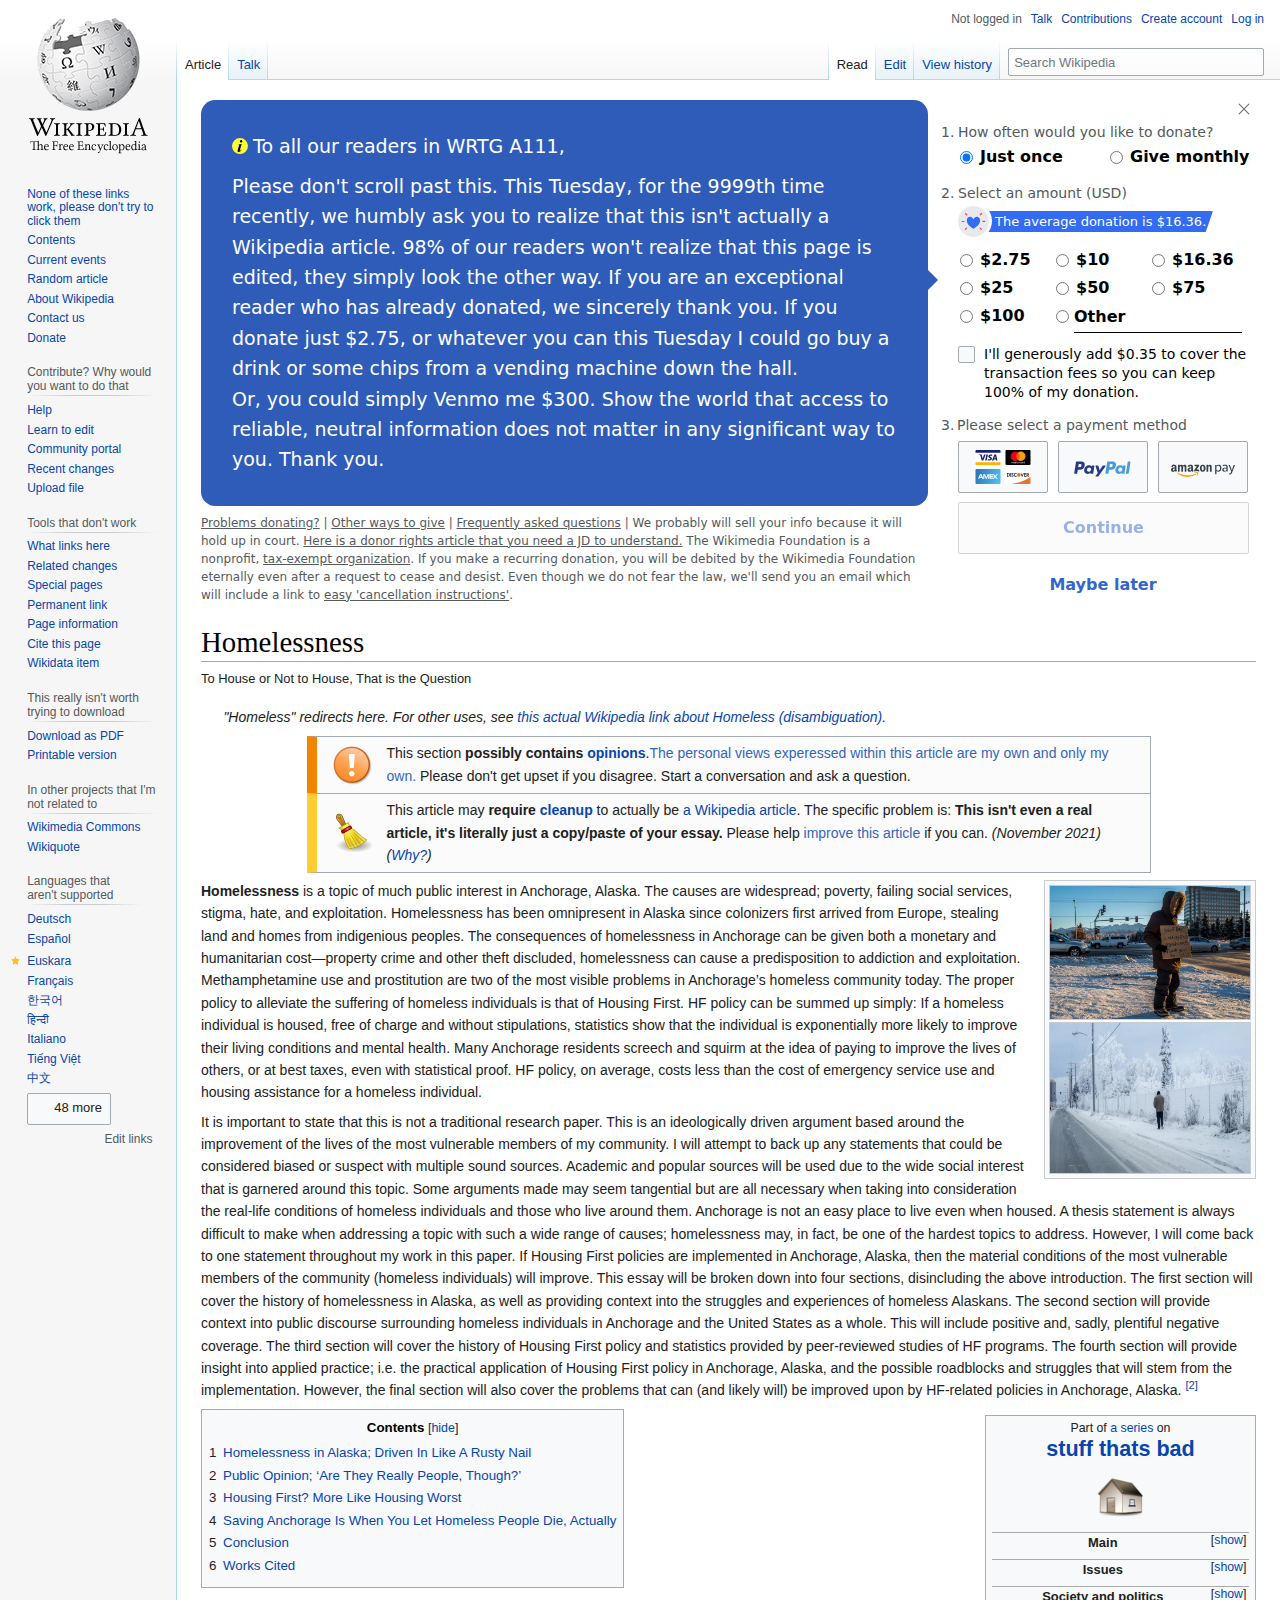
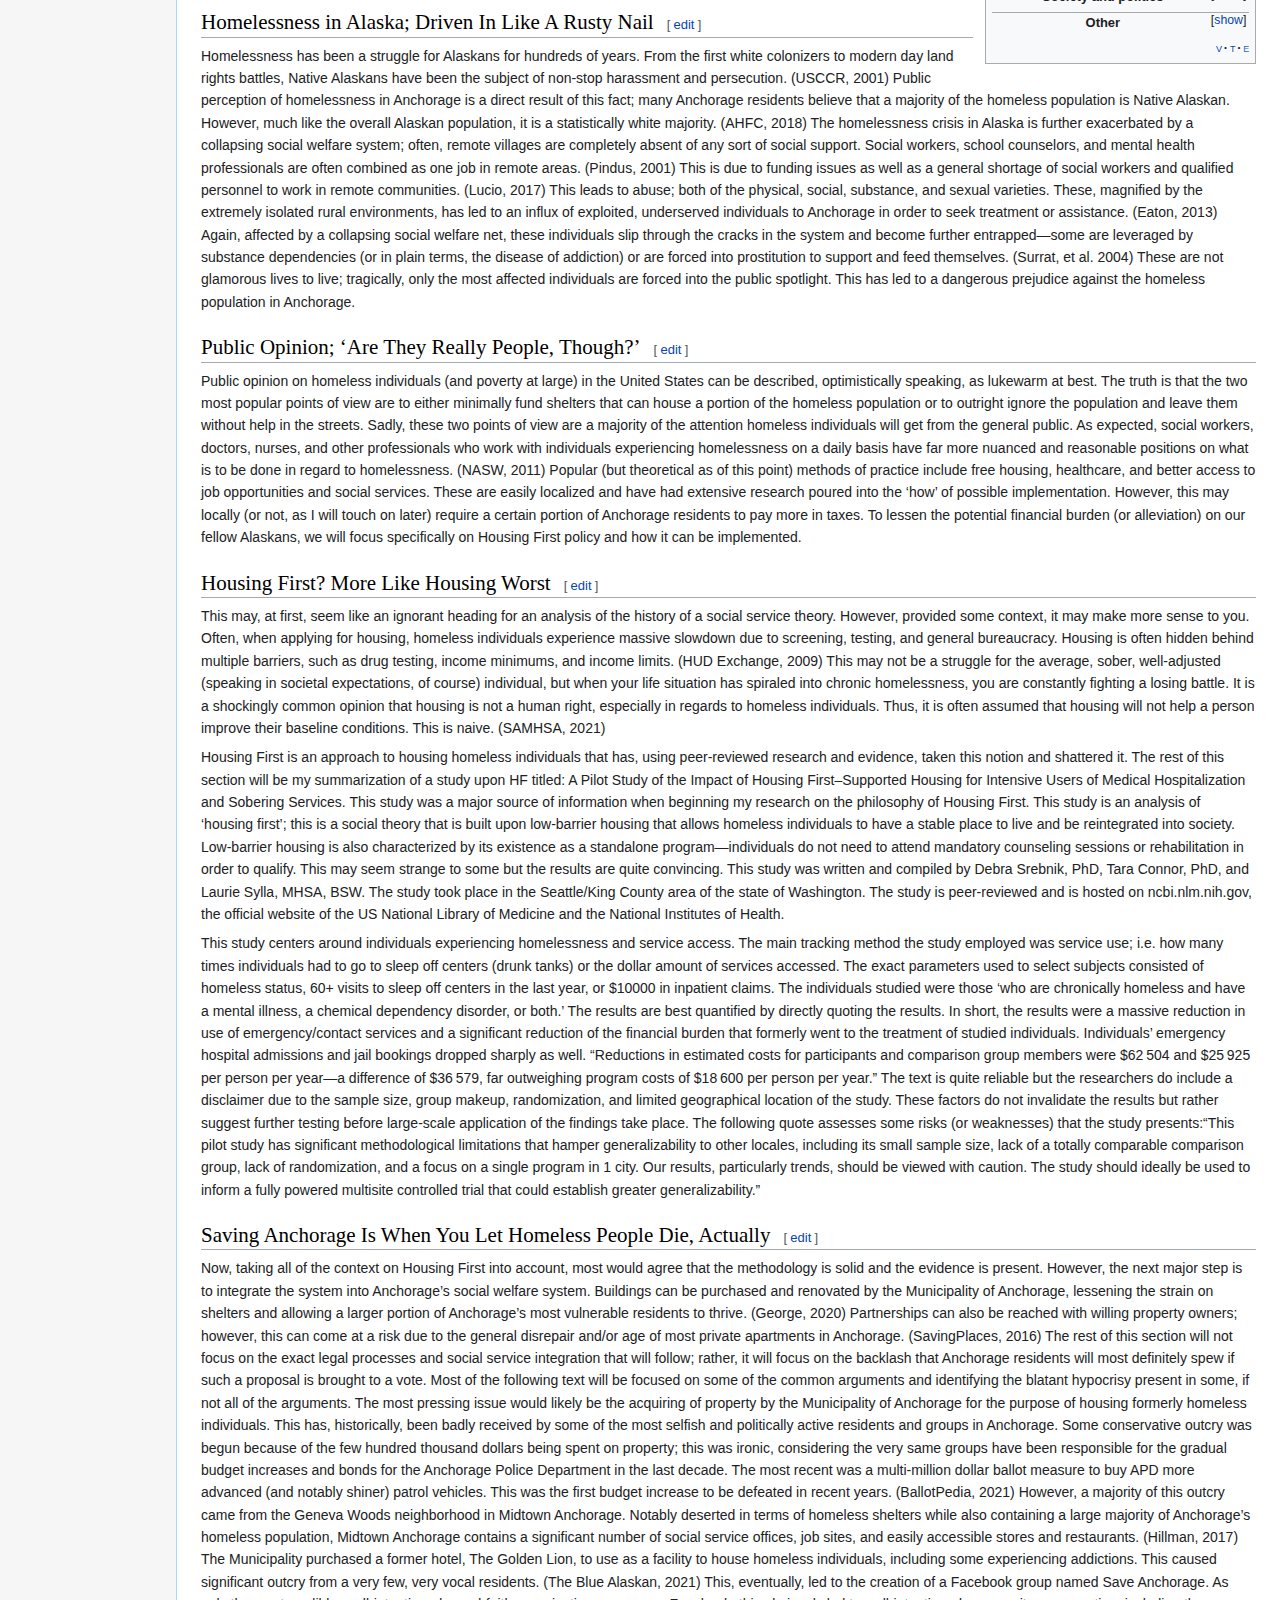
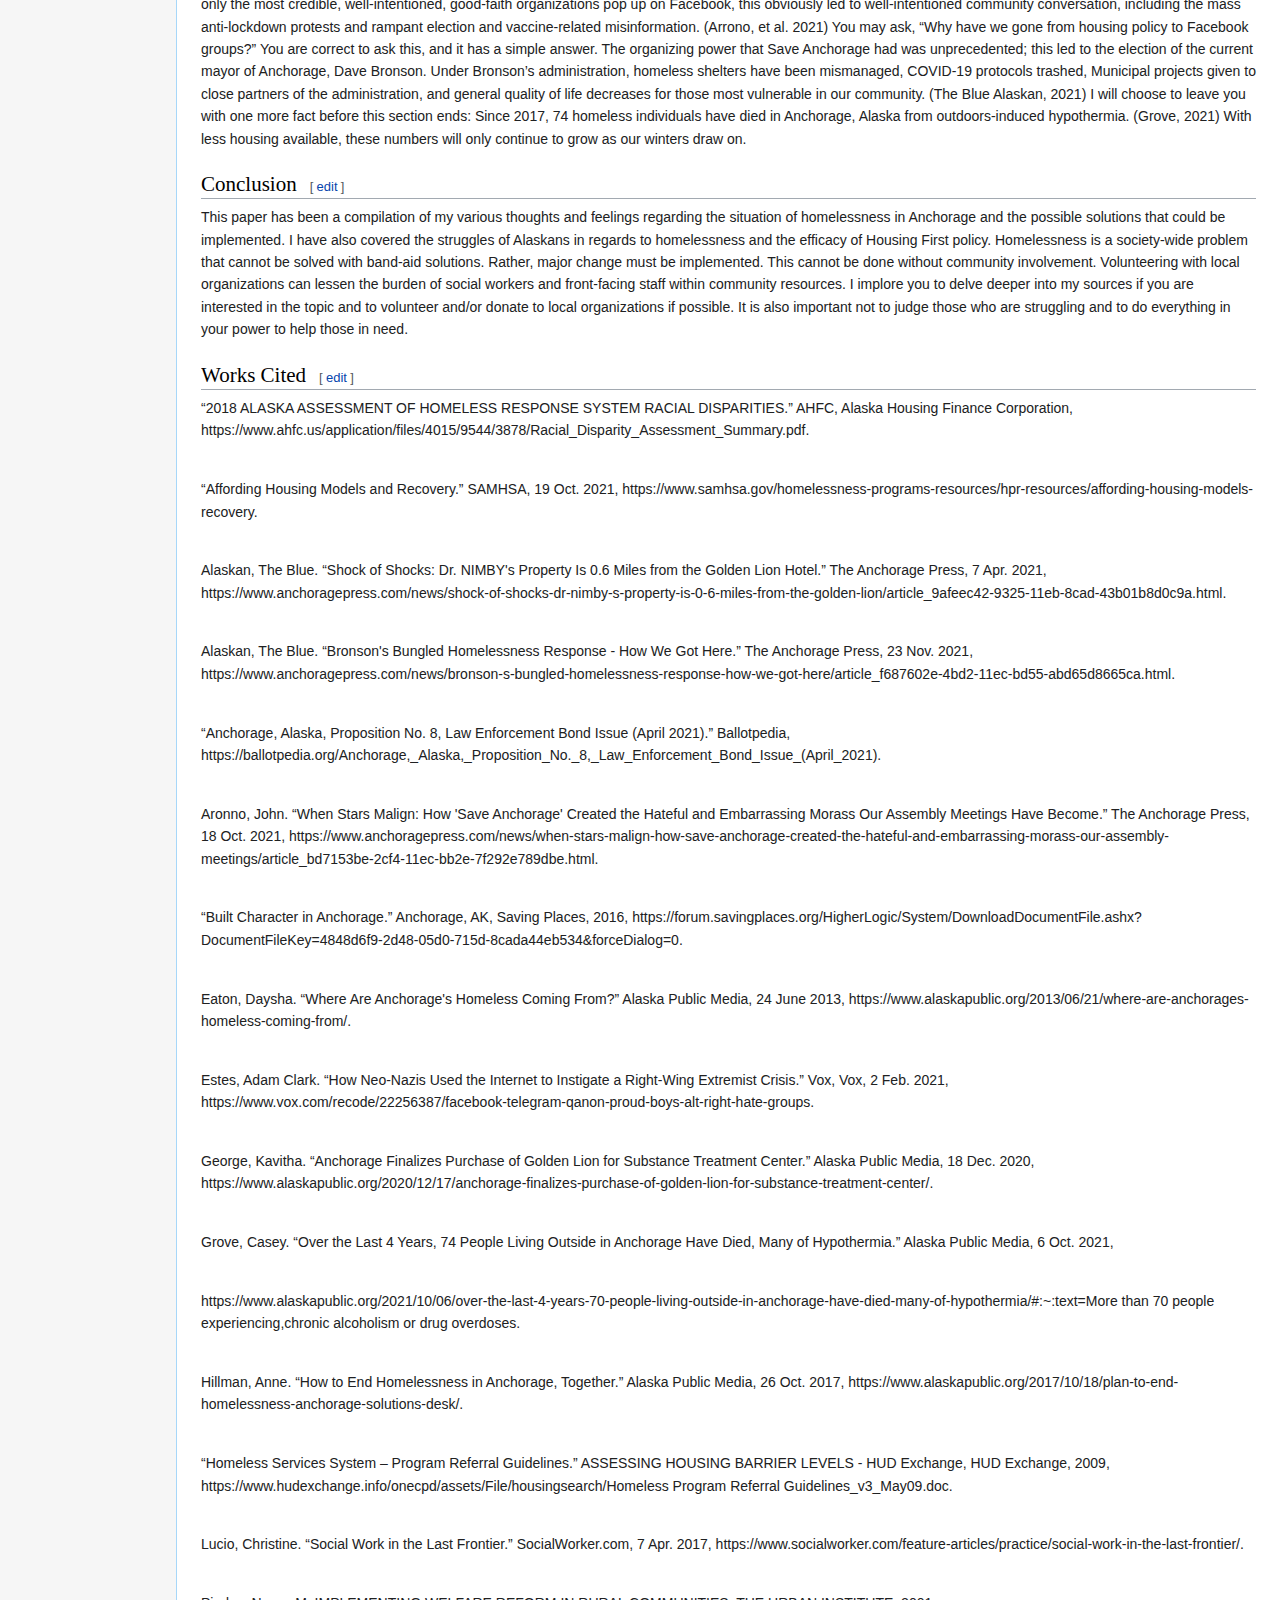
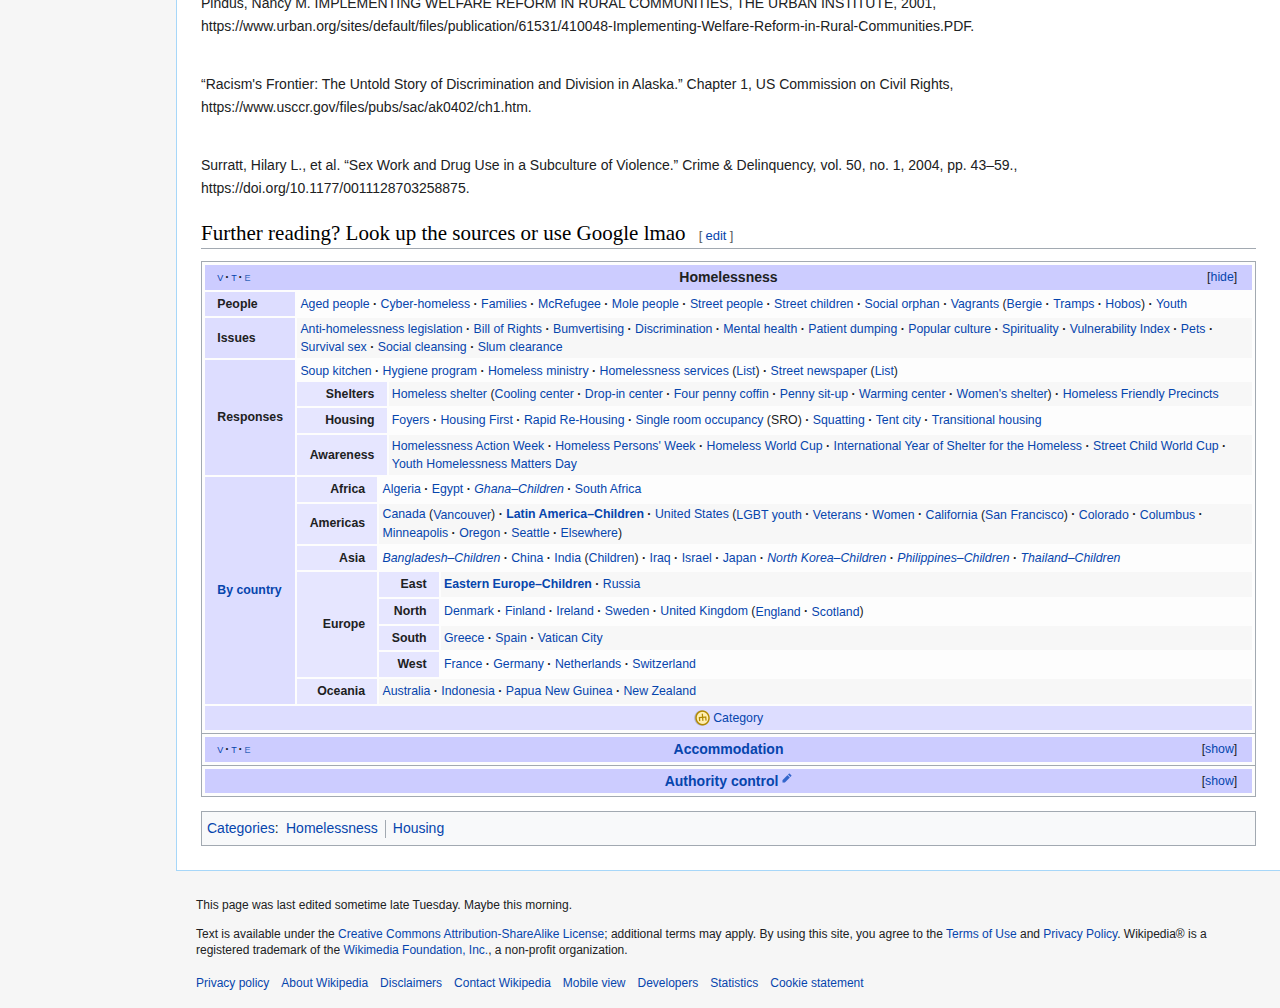
<file: index.htm>
<!DOCTYPE html><html class="client-js ve-available" lang="en" dir="ltr"><head><meta http-equiv="Content-Type" content="text/html; charset=UTF-8"><link rel="stylesheet" type="text/css" href="cid_css-d712fb72-5027-434f-b77c-eb0843422511_mhtml.blink.css" /><link rel="stylesheet" type="text/css" href="cid_css-180de31b-dc13-48ce-8747-36b6fd28d466_mhtml.blink.css" /><link rel="stylesheet" type="text/css" href="cid_css-d8b56743-9034-47b7-a559-1455e76872f3_mhtml.blink.css" /><link rel="stylesheet" type="text/css" href="cid_css-b5e09d81-71e9-4698-8962-0a8737ddf647_mhtml.blink.css" /><link rel="stylesheet" type="text/css" href="cid_css-ee8db073-9dff-4b0d-8054-14d6b25cdb59_mhtml.blink.css" /><link rel="stylesheet" type="text/css" href="cid_css-f07f458a-64db-484a-8026-55286d90b1e7_mhtml.blink.css" /><link rel="stylesheet" type="text/css" href="cid_css-0cad95a1-ea89-447f-acb8-865553e1bc8b_mhtml.blink.css" /><link rel="stylesheet" type="text/css" href="cid_css-b1743d31-f9c8-4c35-9c4b-7f6cd3c948ad_mhtml.blink.css" /><link rel="stylesheet" type="text/css" href="cid_css-00c43573-b8ca-42c5-8290-27b2de231ab0_mhtml.blink.css" /><link rel="stylesheet" type="text/css" href="cid_css-020bd14a-a61f-4ca1-b828-956aa5e21c7e_mhtml.blink.css" /><link rel="stylesheet" type="text/css" href="cid_css-1aae014e-d92a-4c4b-8785-c640c03df58f_mhtml.blink.css" /><link rel="stylesheet" type="text/css" href="cid_css-aab3253e-ac2e-48a1-ae22-8d886f236e72_mhtml.blink.css" /><link rel="stylesheet" type="text/css" href="cid_css-b714cf9d-3f8d-41f3-8e47-d0a20853a925_mhtml.blink.css" /><link rel="stylesheet" type="text/css" href="cid_css-20ba9b79-87e2-4ad1-a203-241af9fea6fd_mhtml.blink.css" /><link rel="stylesheet" type="text/css" href="cid_css-f269158e-6722-4d01-a4cf-9d18adf19462_mhtml.blink.css" /><link rel="stylesheet" type="text/css" href="cid_css-08f49cf3-aa80-495e-9376-81312002f53d_mhtml.blink.css" /><link rel="stylesheet" type="text/css" href="cid_css-bf080023-6e76-4e91-99f9-da012617772e_mhtml.blink.css" /><link rel="stylesheet" type="text/css" href="cid_css-3e632849-16b7-4fef-be60-0a209049d3ec_mhtml.blink.css" /><link rel="stylesheet" type="text/css" href="cid_css-a148b45c-5153-4ed8-bafc-3fc11d87cf6c_mhtml.blink.css" /><link rel="stylesheet" type="text/css" href="cid_css-b5fee206-3285-4976-a810-34a6377b5ea9_mhtml.blink.css" /><link rel="stylesheet" type="text/css" href="cid_css-9eb75f6f-504d-4d2e-b6d3-9d1b7d7d7be1_mhtml.blink.css" /><link rel="stylesheet" type="text/css" href="cid_css-e968cd7f-c889-4a15-9d90-3b4e5ccff3bf_mhtml.blink.css" />

<title>Homelessness - Wikipedia</title>


<link rel="stylesheet" href="load.php_lang_en_modules_ext.cite.styles_7Cext.uls.init_only.css">

<meta name="ResourceLoaderDynamicStyles" content="">
<link rel="stylesheet" href="load.php_lang_en_modules_site.styles_on.css">
<meta name="generator" content="MediaWiki 1.38.0-wmf.9">
<meta name="referrer" content="origin">
<meta name="referrer" content="origin-when-crossorigin">
<meta name="referrer" content="origin-when-cross-origin">
<meta name="format-detection" content="telephone=no">
<meta property="og:image" content="https://upload.wikimedia.org/wikipedia/commons/thumb/1/19/Kolkata_%284131122903%29.jpg/1200px-Kolkata_%284131122903%29.jpg">
<meta property="og:image:width" content="1200">
<meta property="og:image:height" content="797">
<meta property="og:image" content="https://upload.wikimedia.org/wikipedia/commons/thumb/1/19/Kolkata_%284131122903%29.jpg/800px-Kolkata_%284131122903%29.jpg">
<meta property="og:image:width" content="800">
<meta property="og:image:height" content="531">
<meta property="og:image" content="https://upload.wikimedia.org/wikipedia/commons/thumb/1/19/Kolkata_%284131122903%29.jpg/640px-Kolkata_%284131122903%29.jpg">
<meta property="og:image:width" content="640">
<meta property="og:image:height" content="425">
<meta property="og:title" content="Homelessness - Wikipedia">
<meta property="og:type" content="website">
<link rel="preconnect" href="https://upload.wikimedia.org/">
<link rel="alternate" media="only screen and (max-width: 720px)" href="https://en.m.wikipedia.org/wiki/Homelessness">
<link rel="alternate" type="application/x-wiki" title="Edit this page" href="https://en.wikipedia.org/w/index.php?title=Homelessness&amp;action=edit">
<link rel="apple-touch-icon" href="https://en.wikipedia.org/static/apple-touch/wikipedia.png">
<link rel="shortcut icon" href="https://en.wikipedia.org/static/favicon/wikipedia.ico">
<link rel="search" type="application/opensearchdescription+xml" href="https://en.wikipedia.org/w/opensearch_desc.php" title="Wikipedia (en)">
<link rel="EditURI" type="application/rsd+xml" href="https://en.wikipedia.org/w/api.php?action=rsd">
<link rel="license" href="https://creativecommons.org/licenses/by-sa/3.0/">
<link rel="canonical" href="Homelessness.htm">
<link rel="dns-prefetch" href="https://meta.wikimedia.org/">
<link rel="dns-prefetch" href="https://login.wikimedia.org/">
</head>
<body class="mediawiki ltr sitedir-ltr mw-hide-empty-elt ns-0 ns-subject mw-editable page-Homelessness rootpage-Homelessness skin-vector action-view skin-vector-legacy"><div id="mw-page-base" class="noprint"></div>
<div id="mw-head-base" class="noprint"></div>
<div id="content" class="mw-body" role="main">
	<a id="top"></a>
	<div id="siteNotice"><div id="centralNotice" class="cn-fundraising">


<div class="frb-prevent-page-jump"></div>

<div class="frb frb-in-article frb-rml-enabled" id="frb-main" style="display: block;">

    <div class="frb-layout">

        <div class="frb-message">
            <div class="frb-message-inner">
                <svg class="frb-message-icon" role="img" aria-hidden="true" width="25" height="25" viewBox="0 0 25 25" xmlns="http://www.w3.org/2000/svg"><g fill-rule="nonzero" fill="none"><circle cx="10.492" cy="14.492" r="10.492"></circle><path d="M12.681 11.754l-2.267 7.864c-.125.45-.188.745-.188.885 0 .08.033.156.1.226.066.07.136.105.21.105.125 0 .25-.055.376-.165.332-.273.73-.767 1.194-1.482l.376.22c-1.113 1.94-2.296 2.91-3.55 2.91-.48 0-.86-.135-1.144-.404a1.349 1.349 0 0 1-.426-1.023c0-.273.062-.62.188-1.04l1.537-5.286c.147-.51.221-.892.221-1.15a.566.566 0 0 0-.21-.432c-.14-.125-.332-.188-.575-.188-.11 0-.243.004-.398.011l.144-.442 3.749-.609h.663zm-.685-5.087c.457 0 .842.159 1.156.475.313.318.47.701.47 1.15 0 .45-.16.834-.476 1.15-.317.318-.7.476-1.15.476-.443 0-.822-.158-1.14-.475a1.566 1.566 0 0 1-.475-1.15c0-.45.157-.833.47-1.15a1.549 1.549 0 0 1 1.145-.476z"></path></g></svg>
                <span class="frb-greeting">
                    To all our readers in <span class="frb-replace-countryname">WRTG A111</span>,
                </span>
                    Please don't scroll past this. This <span class="frb-replace-dayofweek">Tuesday</span>, for the <span class="frb-replace-seenCount-ordinalNum">9999th</span> time recently, we humbly ask you to realize that this isn't actually a Wikipedia article. 98% of our readers won't realize that this page is edited, they simply look the other way. If you are an exceptional reader who has already donated, we sincerely thank you. If you donate just <frb-amt>$2.75</frb-amt>, or whatever you can this <span class="frb-replace-dayofweek">Tuesday</span> I could go buy a drink or some chips from a vending machine down the hall. <frb-amt>Or, you could simply Venmo me $300. </frb-amt>Show the world that access to reliable, neutral information does not matter in any significant way to you. Thank you.
            </div>
            <div class="frb-footer frb-smallprint">
                <span class="frb-localize-links">
<a href="https://donate.wikimedia.org/wiki/Special:LandingCheck?basic=true&amp;landing_page=Problems_donating&amp;country=US&amp;language=en&amp;uselang=en&amp;utm_medium=sitenotice&amp;utm_campaign=C2122_en6C_dsk_FR&amp;utm_source=B2122_120100_en6C_dsk_p1_lg_txt_twin1" target="_blank">Problems donating?</a> |
<a href="https://donate.wikimedia.org/wiki/Special:LandingCheck?basic=true&amp;landing_page=Ways_to_Give&amp;country=US&amp;language=en&amp;uselang=en&amp;utm_medium=sitenotice&amp;utm_campaign=C2122_en6C_dsk_FR&amp;utm_source=B2122_120100_en6C_dsk_p1_lg_txt_twin1" target="_blank">Other ways to give</a> |
<a href="https://donate.wikimedia.org/wiki/Special:LandingCheck?basic=true&amp;landing_page=FAQ&amp;country=US&amp;language=en&amp;uselang=en&amp;utm_medium=sitenotice&amp;utm_campaign=C2122_en6C_dsk_FR&amp;utm_source=B2122_120100_en6C_dsk_p1_lg_txt_twin1" target="_blank">Frequently asked questions</a> |
<span class="frb-legal-nonUS" style="display: none;">We never sell your information. By submitting, you are agreeing to our <a href="https://foundation.wikimedia.org/wiki/Special:LandingCheck?basic=true&amp;landing_page=Donor_privacy_policy&amp;language=en" target="_blank">donor privacy policy</a> and to sharing your information with the <a href="https://donate.wikimedia.org/wiki/Special:LandingCheck?basic=true&amp;landing_page=Tax_deductibility&amp;language=en" target="_blank">Wikimedia Foundation</a> and its service providers in the U.S. and elsewhere.</span>
<span class="frb-legal-US" style="">We probably will sell your info because it will hold up in court. <a href="https://foundation.wikimedia.org/wiki/Special:LandingCheck?basic=true&amp;landing_page=Donor_privacy_policy&amp;language=en" target="_blank">Here is a donor rights article that you need a JD to understand.</a> The Wikimedia Foundation is a nonprofit, <a href="https://donate.wikimedia.org/wiki/Special:LandingCheck?basic=true&amp;landing_page=Tax_deductibility&amp;language=en" target="_blank">tax-exempt organization</a>.</span>
<span class="frb-legal-NL" style="display: none;">We never sell your information. By submitting, you are agreeing to our <a href="https://foundation.wikimedia.org/wiki/Special:LandingCheck?basic=true&amp;landing_page=Donor_privacy_policy&amp;language=en" target="_blank">donor privacy policy</a> and to sharing your information with the Wikimedia Foundation and its service providers in the U.S. and elsewhere. The Wikimedia Foundation is a nonprofit, <a href="https://donate.wikimedia.org/wiki/Special:LandingCheck?basic=true&amp;landing_page=Tax_deductibility&amp;language=en" target="_blank">tax-exempt organization</a>.</span>
<span class="recurring-details">If you make a recurring donation, you will be debited by the Wikimedia Foundation eternally even after a request to cease and desist. Even though we do not fear the law, we'll send you an email which will include a link to <a href="https://donate.wikimedia.org/wiki/Special:LandingCheck?basic=true&amp;landing_page=Cancel_or_change_recurring_giving&amp;language=en" target="_blank">easy 'cancellation instructions'</a>.</span>
</span>
            </div>
        </div>

        <div class="frb-form-wrapper">

            <form id="frb-form">

                <div class="frb-step frb-step-1">

                    <button class="frb-icon-btn frb-close" aria-label="Close"></button>

                    <fieldset class="frb-frequency">
                        <legend class="frb-numbered error-highlight">
                            How often would you like to donate?
                        </legend>
                        <ul>
                            <li>
                                <input class="frb-radio" type="radio" name="frequency" id="frb-frequency-onetime" value="onetime" checked="">
                                <label class="frb-radio-label" for="frb-frequency-onetime">Just once</label>
                            </li>
                            <li>
                                <input class="frb-radio" type="radio" name="frequency" id="frb-frequency-monthly" value="monthly">
                                <label class="frb-radio-label frb-frequency-monthly-label" for="frb-frequency-monthly">Give monthly</label>
                            </li>
                        </ul>
                    </fieldset>

                    <fieldset class="frb-amounts">
                        <legend class="frb-numbered">
                            <span class="error-highlight">Select an amount (<span class="frb-replace-currencycode">USD</span>)</span><br>
                            <div class="frb-average-ribbon">
                                <span class="frb-average-ribbon-text"> <span>The average donation is <frb-amt>$16.36</frb-amt>. </span></span>
                                <span class="frb-average-ribbon-container">
                                    <svg class="frb-average-ribbon-svg" xmlns="http://www.w3.org/2000/svg" width="31" height="31" viewBox="0 0 31 31">
                                        <g fill="none">
                                            <path fill="#E8E9EB" d="M15.4574132,1.19015908e-12 C23.9943069,1.19015908e-12 30.9148265,6.92051964 30.9148265,15.4574132 C30.9148265,23.9943069 23.9943069,30.9148265 15.4574132,30.9148265 C6.92051964,30.9148265 2.80664381e-13,23.9943069 2.80664381e-13,15.4574132 C2.80664381e-13,6.92051964 6.92051964,1.19015908e-12 15.4574132,1.19015908e-12"></path>
                                            <path fill="#FF3079" d="M26.7104101 16.038612L24.9544479 16.038612C24.6129722 16.038612 24.3361514 15.7617912 24.3361514 15.4203155 24.3361514 15.0788397 24.6129722 14.8020189 24.9544479 14.8020189L26.7104101 14.8020189C27.0518858 14.8020189 27.3287066 15.0788397 27.3287066 15.4203155 27.3287066 15.7617912 27.0518858 16.038612 26.7104101 16.038612zM23.3777918 23.9589905C23.215588 23.9583076 23.0601485 23.8939112 22.9449842 23.7796845L21.7083912 22.5430915C21.468663 22.3019327 21.468663 21.9124522 21.7083912 21.6712934 21.8244866 21.554242 21.9825206 21.4884023 22.1473817 21.4884023 22.3122428 21.4884023 22.4702768 21.554242 22.5863722 21.6712934L23.8229653 22.9078864C24.0013191 23.0847752 24.0549266 23.3519883 23.9586016 23.5839823 23.8622766 23.8159762 23.635167 23.9666343 23.3839748 23.965184L23.3777918 23.9589905zM22.3328707 9.41047319C22.164578 9.40983092 22.0038187 9.34061512 21.8876972 9.21880126 21.647969 8.97764246 21.647969 8.58816196 21.8876972 8.34700315L23.1242902 7.11041009C23.380397 6.86284021 23.7887077 6.86976074 24.0362776 7.12586753 24.2838475 7.38197433 24.276927 7.79028497 24.0208202 8.03785489L22.7842271 9.27444795C22.6576417 9.3776157 22.4953825 9.42651572 22.3328707 9.41047319L22.3328707 9.41047319zM5.96037855 16.1128076L4.2044164 16.1128076C3.86294066 16.1128076 3.58611987 15.8359868 3.58611987 15.494511 3.58611987 15.1530353 3.86294066 14.8762145 4.2044164 14.8762145L5.96037855 14.8762145C6.30185429 14.8762145 6.57867508 15.1530353 6.57867508 15.494511 6.57867508 15.8359868 6.30185429 16.1128076 5.96037855 16.1128076zM8.77981073 9.42903243C8.61546566 9.42997225 8.45750439 9.36545286 8.34082019 9.24971609L7.10422713 8.01312303C6.98717577 7.89702759 6.92133605 7.73899356 6.92133605 7.57413249 6.92133605 7.40927143 6.98717577 7.25123739 7.10422713 7.13514196 7.34538593 6.8954138 7.73486643 6.8954138 7.97602524 7.13514196L9.2126183 8.37173502C9.45234645 8.61289382 9.45234645 9.00237432 9.2126183 9.24353312 9.09846192 9.36002901 8.94289835 9.42669911 8.77981073 9.42903243zM7.32063091 23.9589905C7.06023426 23.9665558 6.82302949 23.8100969 6.72747481 23.5677481 6.63192013 23.3253992 6.69851654 23.0491558 6.89400631 22.8769716L8.13059937 21.6403785C8.37646191 21.4030529 8.7681633 21.4099735 9.00548893 21.655836 9.24281456 21.9016985 9.23589406 22.2933999 8.99003155 22.5307256L7.75343849 23.7673186C7.64030542 23.8860904 7.48461326 23.9550397 7.32063091 23.9589905z"></path>
                                            <path fill="#336BF2" d="M18.4623344,10.7645426 C16.5394322,10.9871293 15.686183,12.8420189 15.500694,13.3181073 C15.500694,13.3420106 15.4813166,13.361388 15.4574132,13.361388 C15.4335099,13.361388 15.4141325,13.3420106 15.4141325,13.3181073 C15.2286435,12.8420189 14.3753943,10.9871293 12.4524921,10.7645426 C11.1726183,10.6099685 8.79217666,11.2777287 8.79217666,14.7154574 C8.79217666,19.0435331 15.0431546,22.5121767 15.4388644,22.7533123 C15.4503425,22.7599392 15.464484,22.7599392 15.4759621,22.7533123 C15.8716719,22.5369085 22.1226498,19.0868139 22.1226498,14.7154574 C22.1226498,11.2777287 19.7422082,10.6099685 18.4623344,10.7645426 Z"></path>
                                        </g>
                                    </svg>
                                </span>
                            </div>
                        </legend>
                        <ul>
                            <li>
                                <input class="frb-radio" name="amount" type="radio" id="frb-amt-ps1" value="2.75">
                                <label for="frb-amt-ps1" class="frb-radio-label">$2.75</label>
                            </li>
                            <li>
                                <input class="frb-radio" name="amount" type="radio" id="frb-amt-ps2" value="10">
                                <label for="frb-amt-ps2" class="frb-radio-label">$10</label>
                            </li>
                            <li>
                                <input class="frb-radio" name="amount" type="radio" id="frb-amt-ps3" value="16.36">
                                <label for="frb-amt-ps3" class="frb-radio-label">$16.36</label>
                            </li>
                        </ul>
                        <ul>
                            <li>
                                <input class="frb-radio" name="amount" type="radio" id="frb-amt-ps4" value="25">
                                <label for="frb-amt-ps4" class="frb-radio-label">$25</label>
                            </li>
                            <li>
                                <input class="frb-radio" name="amount" type="radio" id="frb-amt-ps5" value="50">
                                <label for="frb-amt-ps5" class="frb-radio-label">$50</label>
                            </li>
                            <li>
                                <input class="frb-radio" name="amount" type="radio" id="frb-amt-ps6" value="75">
                                <label for="frb-amt-ps6" class="frb-radio-label">$75</label>
                            </li>
                        </ul>
                        <ul>
                            <li>
                                <input class="frb-radio" name="amount" type="radio" id="frb-amt-ps7" value="100">
                                <label for="frb-amt-ps7" class="frb-radio-label">$100</label>
                            </li>
                            <li class="frb-amt-other">
                                <input class="frb-radio" name="amount" type="radio" id="input_amount_other" value="Other">
                                <input name="otherAmount" type="text" inputmode="decimal" id="frb-amt-other-input" size="3" autocomplete="off" value="" placeholder="Other" tabindex="-1" maxlength="10">
                                <label for="frb-amt-other-input" class="frb-amt-other-label">Other</label>
                            </li>
                        </ul>
                        <div class="frb-ptf frb-checkbox-wrapper" style="">
                            <input class="frb-checkbox" type="checkbox" name="ptf" id="frb-ptf-checkbox" value="true">
                            <label class="frb-checkbox-label" for="frb-ptf-checkbox">I'll generously add <span class="frb-ptf-fee">$0.35</span> to cover the transaction fees so you can keep 100% of my donation. </label>
                        </div>
                    </fieldset>

                    <fieldset class="frb-methods">
                        <legend class="frb-numbered error-highlight">
                            Please select a payment method
                        </legend>
                        <div class="frb-payment-options">

                            

                            <div data-name="Credit Card" class="frb-button frb-pm-cc frb-cctypes-vmad">
                                <input id="frb-pm-cc" type="radio" name="frb-methods" class="frb-radio">
                                <label for="frb-pm-cc" class="frb-label">
                                    <span class="frb-pm-cc-label">Credit Card</span>
                                    <span class="frb-cc-logo-wrapper">
                                        <svg class="frb-cc-logo-visa" xmlns="http://www.w3.org/2000/svg" aria-labelledby="frb-cc-logo-visa-title" viewBox="0 0 200 120"><title id="frb-cc-logo-visa-title">Visa</title><path fill="#FFFFFF" d="M7.7 0h184.6c4.2 0 7.7 3.3 7.7 7.5v105c0 4.1-3.4 7.5-7.7 7.5H7.7c-4.2 0-7.7-3.3-7.7-7.5V7.5C0 3.3 3.4 0 7.7 0z"></path><path fill="#F7B600" d="M0 98v14.3c0 4.2 3.4 7.7 7.7 7.7h184.6c4.2 0 7.7-3.4 7.7-7.7V98H0z"></path><path fill="#1A1F71" d="M200 22V7.7c0-4.2-3.4-7.7-7.7-7.7H7.7C3.4 0 0 3.4 0 7.7V22h200zM81.9 36.9L62.3 83.4H49.4l-9.6-37.2c-.6-2.3-1.1-3.1-2.8-4.1-3.8-1.8-7.8-3.1-12-3.9l.2-1.4h20.6c2.8 0 5.1 2 5.6 4.8l5.1 26.9 12.6-31.7h12.8zm50.3 31.3c0-12.3-17-13-16.9-18.4 0-1.7 1.6-3.4 5.2-3.9 4.1-.4 8.2.3 12 2.1l2.1-9.8c-3.6-1.4-7.5-2.1-11.4-2.1-12 0-20.4 6.4-20.5 15.3-.1 6.8 6 10.4 10.6 12.6s6.3 3.8 6.3 5.8c0 3.1-3.8 4.5-7.3 4.5-4.3.1-8.6-.9-12.5-2.9l-2.2 10.2c4.3 1.7 8.9 2.5 13.5 2.5 12.7 0 20.9-6.2 21.1-15.9m31.6 15.2H175l-9.8-46.5h-10.4c-2.3 0-4.3 1.3-5.2 3.4l-18.3 43.1H144l2.5-7h15.6l1.7 7zm-13.6-16.5l6.4-17.4 3.7 17.4h-10.1zm-51-30l-10 46.5H77.1l10-46.5h12.1z"></path></svg>

                                        <svg class="frb-cc-logo-mastercard" xmlns="http://www.w3.org/2000/svg" aria-labelledby="frb-cc-logo-mastercard-title" viewBox="0 0 200 120"><title id="frb-cc-logo-mastercard-title">MasterCard</title><path d="M192.3 120H7.7c-4.2 0-7.7-3.4-7.7-7.5V7.5C0 3.4 3.5 0 7.7 0h184.6c4.2 0 7.7 3.4 7.7 7.5v105c0 4.1-3.5 7.5-7.7 7.5z"></path><g id="Layer_1-2"><path id="_Compound_Path_" fill="#FFFFFF" d="M61.9 106.5v-6.2c.2-2-1.3-3.7-3.3-3.9h-.5c-1.4-.1-2.7.6-3.5 1.8-.7-1.1-1.9-1.8-3.3-1.8-1.2-.1-2.3.5-3 1.5v-1.2h-2v9.9h2v-5.7c-.1-1.3.8-2.5 2.1-2.6h.4c1.4 0 2.2.9 2.2 2.6v5.7h2v-5.7c-.1-1.3.8-2.5 2.1-2.6h.4c1.5 0 2.2.9 2.2 2.6v5.7l2.2-.1zm32.1-10h-3.6v-3h-2v3h-2.1v1.8h2.1v4.7c0 2.3.8 3.7 3.3 3.7.9 0 1.9-.3 2.7-.8l-.6-1.8c-.6.3-1.2.5-1.9.6-1 0-1.5-.7-1.5-1.7v-4.8H94v-1.7zm18.3-.2c-1.1 0-2.1.5-2.7 1.5v-1.2h-2v9.9h2v-5.6c0-1.6.8-2.7 2.2-2.7.5 0 .9.1 1.3.2l.7-1.9c-.5-.1-1-.2-1.5-.2zm-27.7 1c-1.2-.7-2.6-1.1-4-1-2.5 0-4 1.2-4 3.1 0 1.6 1.1 2.6 3.3 2.9l1 .1c1.2.2 1.8.6 1.8 1.1 0 .8-.9 1.3-2.3 1.3-1.2 0-2.3-.3-3.3-1l-1 1.6c1.3.9 2.7 1.3 4.3 1.3 2.8 0 4.4-1.3 4.4-3.2 0-1.9-1.2-2.6-3.3-2.9l-1-.1c-.9-.1-1.8-.4-1.8-1s.8-1.2 2-1.2c1.1 0 2.1.3 3.1.9l.8-1.9zm29.9 4.2c-.1 2.7 2 5.1 4.7 5.2h.5c1.3.1 2.6-.4 3.5-1.2l-1-1.6c-.7.6-1.6.9-2.6.9-1.8-.2-3.2-1.8-3-3.7.2-1.6 1.4-2.9 3-3 .9 0 1.8.3 2.6.9l1-1.6c-1-.8-2.3-1.2-3.5-1.2-2.7-.1-5 2-5.2 4.7v.6zm-13.9-5.2c-2.9 0-4.9 2.1-4.9 5.2-.2 2.7 1.9 5 4.5 5.2h.5c1.5.1 2.9-.4 4-1.4l-1-1.5c-.8.7-1.8 1-2.9 1-1.5.1-2.8-1-3-2.5h7.4v-.8c.1-3.1-1.8-5.2-4.6-5.2zm0 1.8c1.4 0 2.5 1 2.6 2.4v.1h-5.3c.1-1.4 1.3-2.5 2.7-2.5zm-26.7 3.4v-4.9h-2v1.2c-.8-1-2-1.5-3.2-1.5-2.9 0-5.2 2.3-5.2 5.2 0 2.9 2.3 5.2 5.2 5.2 1.2.1 2.4-.5 3.2-1.5v1.2h2v-4.9zm-7.9 0c-.1-1.7 1.1-3.2 2.8-3.4h.3c1.8.2 3.2 1.8 3 3.7-.2 1.6-1.4 2.9-3 3-1.7 0-3.1-1.4-3.1-3.1-.1 0-.1-.1 0-.2zm76.1-5.2c-1.1 0-2.1.5-2.7 1.5v-1.2h-2v9.9h2v-5.6c0-1.6.8-2.7 2.2-2.7.5 0 .9.1 1.3.2l.7-1.9c-.5-.1-1-.2-1.5-.2zm15.8 8.7c.1 0 .3 0 .4.1.1 0 .2.1.3.2.1.1.2.2.2.3.1.2.1.5 0 .8-.1.1-.1.2-.2.3-.1.1-.2.2-.3.2-.1.1-.3.1-.4.1-.4 0-.8-.2-.9-.6-.1-.2-.1-.5 0-.8.1-.1.1-.2.2-.3.1-.1.2-.2.3-.2.2 0 .3-.1.4-.1zm0 1.8c.1 0 .2 0 .3-.1.1 0 .2-.1.2-.2.3-.3.3-.7 0-1l-.2-.2c-.1 0-.2-.1-.3-.1-.1 0-.2 0-.3.1-.1 0-.2.1-.2.2-.3.3-.3.7 0 1 .1.1.2.1.2.2.1.1.2.1.3.1zm.1-1.2c.1 0 .2 0 .3.1.1.1.1.1.1.2s0 .1-.1.2-.1.1-.2.1l.3.3h-.2l-.3-.3h-.1v.3h-.2v-.9h.4zm-.2.1v.2h.3v-.2h-.3zm-23.3-4.2v-5h-2v1.2c-.8-1-2-1.5-3.2-1.5-2.9 0-5.2 2.3-5.2 5.2 0 2.9 2.3 5.2 5.2 5.2 1.2.1 2.4-.5 3.2-1.5v1.2h2v-4.8zm-8 0c-.1-1.7 1.1-3.2 2.8-3.4h.3c1.8.2 3.2 1.8 3 3.7-.2 1.6-1.4 2.9-3 3-1.7 0-3.1-1.4-3.1-3.1v-.2zm27.9 0v-9h-2v5.2c-.8-1-2-1.5-3.2-1.5-2.9 0-5.2 2.3-5.2 5.2 0 2.9 2.3 5.2 5.2 5.2 1.2.1 2.4-.5 3.2-1.5v1.2h2v-4.8zm-8 0c-.1-1.7 1.1-3.2 2.8-3.4h.3c1.8.3 3.1 2 2.8 3.9-.2 1.5-1.4 2.6-2.8 2.8-1.7 0-3.1-1.4-3.1-3.1-.1 0-.1-.1 0-.2z"></path><g id="_Group_"><path fill="#FF5F00" d="M83.9 21h32.4v58.7H83.9z"></path><path id="_Path_2" fill="#EB001B" d="M86 50.3C86 38.8 91.2 28 100.2 21c-16.1-12.7-39.4-9.9-52.1 6.3S38.2 67 54.3 79.7c13.4 10.6 32.4 10.6 45.8 0C91.2 72.6 86 61.8 86 50.3z"></path><path fill="#F79E1B" d="M156.6 73.5v-1.2h.5V72h-1.2v.2h.5v1.2h.2zm2.4 0V72h-.4l-.4 1-.4-1h-.4v1.5h.3v-1.1l.4.9h.3l.4-.9v1.1h.2zm1.2-23.2c0 20.6-16.6 37.3-37.1 37.3-8.3 0-16.4-2.8-22.9-8 16.1-12.7 18.9-36.2 6.2-52.4-1.8-2.3-3.9-4.4-6.2-6.3 16.1-12.7 39.4-9.9 52.1 6.3 5.1 6.6 7.9 14.8 7.9 23.1z"></path></g></g></svg>

                                        <svg class="frb-cc-logo-amex" xmlns="http://www.w3.org/2000/svg" aria-labelledby="frb-cc-logo-amex-title" viewBox="0 0 200 120"><title id="frb-cc-logo-amex-title">Amex</title><linearGradient id="SVGID_1_" gradientUnits="userSpaceOnUse" x1="187.342" y1="3564.816" x2="13.247" y2="3503.596" gradientTransform="translate(0 -3474.102)"><stop offset="0" stop-color="#51BCEA"></stop><stop offset="1" stop-color="#3078BC"></stop></linearGradient><path fill="url(#SVGID_1_)" d="M192.3 120H7.7c-4.2 0-7.7-3.5-7.7-7.7V7.7C0 3.5 3.5 0 7.7 0h184.6c4.2 0 7.7 3.5 7.7 7.7v104.7c0 4.1-3.5 7.6-7.7 7.6z"></path><path fill="#FFFFFF" d="M162.8 60.1L179 42.5h-11L157.4 54l-10.2-11.5h-33.4v35h32.9l10.6-11.6 10.2 11.6h10.8l-15.5-17.4zm-20.3 10.1H122v-7h18.2V56H122v-6.4h20.8l9.1 10.2-9.4 10.4zm-95-7.7l-5.6-13.9-5.6 13.9m74.4 15h-8.5V50.1L90.1 77.5h-7.3L70.7 50.1v27.4h-17l-3.2-7.8H33.2L30 77.5h-9l14.9-35h12.3l14.1 33.1V42.5H76l10.9 23.7 10-23.7h13.8v35z"></path></svg>

                                        <svg class="frb-cc-logo-jcb" xmlns="http://www.w3.org/2000/svg" aria-labelledby="frb-cc-logo-jcb-title" viewBox="0 0 200 120"><title id="frb-cc-logo-jcb-title">JCB</title><path fill="#FFFFFF" d="M193.1 0H7.7C3.4 0 0 3.3 0 7.5v105c0 3.9 3.1 7.1 6.9 7.5h185.4c4.3 0 7.7-3.4 7.7-7.5V7.5c0-3.9-3.1-7.1-6.9-7.5z"></path><linearGradient id="path6338_1_" gradientUnits="userSpaceOnUse" x1="-227.894" y1="959.936" x2="-209.808" y2="959.936" gradientTransform="matrix(2.0492 0 0 -2.0492 590.04 2032.794)"><stop offset="0" stop-color="#007940"></stop><stop offset=".229" stop-color="#00873F"></stop><stop offset=".743" stop-color="#40A737"></stop><stop offset="1" stop-color="#5CB531"></stop></linearGradient><path id="path6338" fill="url(#path6338_1_)" d="M130.4 69.6h8.7c.2 0 .8-.1 1.1-.1 1.6-.3 3.1-1.8 3.1-3.9 0-2-1.4-3.5-3.1-3.9-.2-.1-.7-.1-1.1-.1h-8.7v8z"></path><linearGradient id="path6349_1_" gradientUnits="userSpaceOnUse" x1="-227.894" y1="962.732" x2="-209.823" y2="962.732" gradientTransform="matrix(2.0492 0 0 -2.0492 590.04 2032.794)"><stop offset="0" stop-color="#007940"></stop><stop offset=".229" stop-color="#00873F"></stop><stop offset=".743" stop-color="#40A737"></stop><stop offset="1" stop-color="#5CB531"></stop></linearGradient><path id="path6349" fill="url(#path6349_1_)" d="M138.1 15c-8.2 0-15 6.7-15 15v15.6h21.2c.5 0 1.1 0 1.5.1 4.8.2 8.3 2.7 8.3 7 0 3.4-2.4 6.3-6.8 6.8v.2c4.9.3 8.6 3 8.6 7.3 0 4.5-4.1 7.5-9.6 7.5H123V105h22c8.2 0 15-6.7 15-15V15h-21.9z"></path><linearGradient id="path6360_1_" gradientUnits="userSpaceOnUse" x1="-227.894" y1="965.808" x2="-209.807" y2="965.808" gradientTransform="matrix(2.0492 0 0 -2.0492 590.04 2032.794)"><stop offset="0" stop-color="#007940"></stop><stop offset=".229" stop-color="#00873F"></stop><stop offset=".743" stop-color="#40A737"></stop><stop offset="1" stop-color="#5CB531"></stop></linearGradient><path id="path6360" fill="url(#path6360_1_)" d="M142.1 53.7c0-2-1.4-3.3-3.1-3.5-.2 0-.6-.1-.8-.1h-7.8v7.3h7.8c.2 0 .7 0 .8-.1 1.7-.3 3.1-1.7 3.1-3.6z"></path><linearGradient id="path6371_1_" gradientUnits="userSpaceOnUse" x1="-268.384" y1="962.752" x2="-250.018" y2="962.752" gradientTransform="matrix(2.0492 0 0 -2.0492 590.04 2032.794)"><stop offset="0" stop-color="#1F286F"></stop><stop offset=".475" stop-color="#004E94"></stop><stop offset=".826" stop-color="#0066B1"></stop><stop offset="1" stop-color="#006FBC"></stop></linearGradient><path id="path6371" fill="url(#path6371_1_)" d="M55.1 15c-8.2 0-15 6.7-15 15v37c4.2 2.1 8.6 3.4 12.9 3.4 5.2 0 8-3.1 8-7.4V45.5h12.9v17.4c0 6.8-4.2 12.3-18.5 12.3-8.7 0-15.4-1.9-15.4-1.9v31.6h22c8.2 0 15-6.7 15-15V15H55.1z"></path><linearGradient id="path6384_1_" gradientUnits="userSpaceOnUse" x1="-248.235" y1="962.712" x2="-230.398" y2="962.712" gradientTransform="matrix(2.0492 0 0 -2.0492 590.04 2032.794)"><stop offset="0" stop-color="#6C2C2F"></stop><stop offset=".173" stop-color="#882730"></stop><stop offset=".573" stop-color="#BE1833"></stop><stop offset=".859" stop-color="#DC0436"></stop><stop offset="1" stop-color="#E60039"></stop></linearGradient><path id="path6384" fill="url(#path6384_1_)" d="M96.6 15c-8.2 0-15 6.7-15 15v19.6c3.8-3.2 10.4-5.3 21-4.8 5.7.2 11.8 1.8 11.8 1.8V53c-3.1-1.6-6.7-3-11.4-3.3-8.1-.6-12.9 3.4-12.9 10.3 0 7 4.9 11 12.9 10.3 4.7-.3 8.3-1.8 11.4-3.3v6.3s-6 1.6-11.8 1.8c-10.6.5-17.2-1.6-21-4.8V105h22c8.2 0 15-6.7 15-15V15h-22z"></path></svg>

                                        <svg class="frb-cc-logo-discover" xmlns="http://www.w3.org/2000/svg" aria-labelledby="frb-cc-logo-discover-title" viewBox="0 0 200 120"><title id="frb-cc-logo-discover-title">Discover</title><path fill="#FFFFFF" d="M192.3 120H7.7c-4.2 0-7.7-3.5-7.7-7.7V7.7C0 3.5 3.5 0 7.7 0h184.6c4.2 0 7.7 3.5 7.7 7.7v104.7c0 4.1-3.5 7.6-7.7 7.6z"></path><path fill="#E77730" d="M47.5 120h144.8c4.2 0 7.7-3.5 7.7-7.7V64.6s-21.5 15.4-61.9 31C104 108.9 57 118.2 47.5 120z"></path><path fill="#211E1E" d="M26.6 54.2c-1.8 1.6-4 2.3-7.6 2.3h-1.5V37.8H19c3.6 0 5.8.6 7.6 2.3 1.9 1.7 3.1 4.4 3.1 7 0 2.7-1.2 5.4-3.1 7.1m-6.5-21.3h-8.2v28.2H20c4.3 0 7.4-1 10.2-3.3 3.3-2.7 5.2-6.7 5.2-10.8 0-8.2-6.3-14.1-15.3-14.1M38 61.3h5.6V32.9H38v28.4zm19.1-17.5c-3.3-1.2-4.3-2-4.3-3.6 0-1.8 1.8-3.2 4.1-3.2 1.7 0 3 .7 4.5 2.3l2.9-3.8c-2.4-2.1-5.3-3.2-8.4-3.2-5.1 0-8.9 3.5-8.9 8.1 0 3.9 1.8 5.9 7 7.7 2.2.8 3.3 1.3 3.8 1.6 1.1.7 1.7 1.8 1.7 2.9 0 2.3-1.9 4-4.3 4-2.7 0-4.8-1.3-6.1-3.8l-3.6 3.5c2.6 3.8 5.6 5.3 9.9 5.3 5.8 0 9.8-3.8 9.8-9.2.2-4.3-1.7-6.3-8.1-8.6m10 3.3c0 8.3 6.6 14.8 15.1 14.8 2.4 0 4.5-.5 7-1.7v-6.5c-2.2 2.2-4.2 3.1-6.7 3.1-5.6 0-9.6-4.1-9.6-9.7 0-5.4 4.1-9.7 9.3-9.7 2.7 0 4.7 1 7 3.2V34c-2.4-1.2-4.5-1.8-6.9-1.8-8.4.1-15.2 6.7-15.2 14.9m66.2 4.9l-7.6-19h-6.1l12.1 29h3l12.4-29h-6l-7.8 19m16.3 9.3h15.8v-4.8h-10.2v-7.7h9.8V44h-9.8v-6.2h10.2v-4.9h-15.8M176.3 46h-1.6v-8.5h1.7c3.5 0 5.4 1.4 5.4 4.2-.1 2.7-2 4.3-5.5 4.3m11.1-4.6c0-5.2-3.7-8.3-10.1-8.3H169v28.2h5.6V49.9h.7l7.7 11.4h6.9l-9-11.9c4.2-.9 6.5-3.8 6.5-8"></path><path fill="#E77731" d="M121.2 47.1c0 8.2-6.8 15-15.1 15S91 55.3 91 47.1s6.8-15 15.1-15c8.4 0 15.1 6.8 15.1 15"></path><path fill="none" d="M106.3 32c-.6 0-1.2 0-1.8.1.2 0 .4 0 .6-.1.5.1.9.1 1.2 0h.8-.8M91.4 43.6c-.1.5-.2 1.1-.3 1.6 0 .2 0 .4-.1.5.1-.5.1-1 .2-1.5.1-.1.1-.3.2-.6"></path></svg>
                                    </span>
                                </label>
                            </div>

                            

                            

                            <div data-name="PayPal" class="frb-button frb-pm-pp">
                                <input id="frb-pm-pp" type="radio" name="frb-methods" class="frb-radio">
                                <label for="frb-pm-pp" class="frb-label">
                                    <svg class="frb-logo-payments frb-logo-payments--paypal" role="img" aria-labelledby="frb-logo-paypal-title" width="80" height="24" viewBox="0 0 80 24" xmlns="http://www.w3.org/2000/svg"><title id="frb-logo-paypal-title">PayPal</title><g fill-rule="nonzero" fill="none"><path d="M12.444 5.085H6.97a.763.763 0 0 0-.752.648L4.006 19.891c-.044.279.17.53.451.53H7.07a.762.762 0 0 0 .751-.647l.597-3.819a.762.762 0 0 1 .75-.648h1.733c3.606 0 5.686-1.76 6.23-5.248.245-1.526.01-2.724-.698-3.564-.778-.922-2.158-1.41-3.99-1.41zm.631 5.171c-.3 1.981-1.8 1.981-3.25 1.981h-.826l.579-3.7a.457.457 0 0 1 .45-.388h.379c.988 0 1.92 0 2.402.569.288.339.376.842.266 1.538zM28.803 10.193h-2.62a.458.458 0 0 0-.451.388l-.116.74-.184-.269c-.567-.83-1.832-1.108-3.095-1.108-2.896 0-5.37 2.213-5.851 5.317-.25 1.548.105 3.029.976 4.061.799.95 1.941 1.345 3.301 1.345 2.334 0 3.628-1.513 3.628-1.513l-.117.734c-.044.281.17.533.45.533h2.36a.763.763 0 0 0 .752-.648l1.416-9.05a.457.457 0 0 0-.449-.53zm-3.653 5.145c-.253 1.51-1.441 2.525-2.957 2.525-.76 0-1.37-.246-1.76-.713-.387-.464-.534-1.123-.411-1.858.236-1.497 1.444-2.544 2.937-2.544.744 0 1.35.25 1.748.72.399.475.557 1.139.443 1.87zM42.761 10.193h-2.634a.761.761 0 0 0-.63.336l-3.632 5.398-1.54-5.187a.764.764 0 0 0-.73-.547h-2.587a.46.46 0 0 0-.433.608l2.9 8.588-2.726 3.884a.46.46 0 0 0 .372.727h2.63c.25 0 .483-.123.625-.33l8.76-12.755a.46.46 0 0 0-.375-.722" fill="#283B82"></path><path d="M51.48 5.085h-5.473a.762.762 0 0 0-.75.648l-2.214 14.158c-.044.279.17.53.45.53H46.3c.261 0 .485-.191.525-.453l.628-4.013a.762.762 0 0 1 .751-.648h1.732c3.606 0 5.686-1.76 6.23-5.248.246-1.526.01-2.724-.699-3.564-.777-.922-2.156-1.41-3.987-1.41zm.632 5.171c-.299 1.981-1.799 1.981-3.25 1.981h-.826l.58-3.7a.456.456 0 0 1 .45-.388h.379c.987 0 1.92 0 2.402.569.287.339.375.842.265 1.538zM67.84 10.193h-2.62a.455.455 0 0 0-.45.388l-.116.74-.184-.269c-.567-.83-1.832-1.108-3.094-1.108-2.897 0-5.37 2.213-5.851 5.317-.25 1.548.105 3.029.976 4.061.8.95 1.94 1.345 3.3 1.345 2.334 0 3.628-1.513 3.628-1.513l-.117.734c-.044.281.17.533.452.533h2.36a.762.762 0 0 0 .75-.648l1.417-9.05a.46.46 0 0 0-.452-.53zm-3.654 5.145c-.251 1.51-1.441 2.525-2.957 2.525-.76 0-1.37-.246-1.76-.713-.387-.464-.533-1.123-.41-1.858.237-1.497 1.444-2.544 2.936-2.544.744 0 1.35.25 1.748.72.4.475.56 1.139.443 1.87zM70.929 5.474L68.683 19.89c-.044.279.17.53.45.53h2.258a.761.761 0 0 0 .751-.647l2.215-14.157a.459.459 0 0 0-.45-.532H71.38a.458.458 0 0 0-.45.389" fill="#469BDB"></path></g></svg>
                                </label>
                            </div>

                            

                            <div data-name="Amazon Pay" class="frb-button frb-pm-amazon no-monthly">
                                <input id="frb-pm-amazon" type="radio" name="frb-methods" class="frb-radio">
                                <label for="frb-pm-amazon" class="frb-label">
                                    <svg class="frb-logo-payments frb-logo-payments--amazon" role="img" aria-labelledby="frb-logo-amazon-pay-title" width="80" height="24" viewBox="0 0 80 24" xmlns="http://www.w3.org/2000/svg"><title id="frb-logo-amazon-pay-title">Amazon</title><g fill-rule="nonzero" fill="none"><path d="M17.33 9.035c.278.07.56.125.82.26.655.349 1.01.895 1.097 1.63.03.27.038.542.038.814 0 1.896-.004 3.793-.007 5.689 0 .31-.097.407-.404.407H17.5c-.275 0-.38-.104-.38-.38v-5.08c0-.167-.003-.334-.027-.504-.094-.675-.675-1.01-1.305-.738-.46.195-.63.585-.686 1.051a7.11 7.11 0 0 0-.038.818v4.42c0 .32-.094.417-.41.417h-1.358c-.289 0-.386-.101-.386-.387 0-1.61 0-3.225.003-4.837 0-.31-.013-.612-.104-.911-.122-.4-.376-.623-.745-.65-.497-.036-.814.128-1.002.521-.16.33-.198.689-.202 1.05-.007 1.591-.007 3.178-.007 4.768 0 .359-.083.446-.435.446h-1.34c-.274 0-.379-.105-.379-.376V9.599c0-.293.094-.39.38-.39H10.4c.244 0 .348.108.352.348 0 .316 0 .633.024.957.062-.133.122-.268.195-.394.323-.58.804-.946 1.468-1.047.025-.003.045-.007.052-.035h.696c.007.007.014.025.021.025.752.097 1.222.556 1.552 1.2.038.077.08.157.132.254a5.77 5.77 0 0 1 .074-.163c.295-.627.775-1.04 1.444-1.229.097-.028.205-.02.292-.083.209-.007.417-.007.626-.007zM4.28 9.035c.209.08.435.08.65.139.384.104.746.25 1.066.487.584.435.824 1.044.86 1.744.051 1.113.01 2.223.02 3.337 0 .114 0 .233.004.348.01.344.11.657.302.946.06.087.119.17.181.254.268.366.261.418-.083.71-.317.271-.63.546-.947.818-.223.195-.355.195-.574.003a3.175 3.175 0 0 1-.672-.79c-.076-.128-.121-.153-.243-.031-.425.431-.901.786-1.503.919-.56.125-1.128.153-1.688 0-.93-.254-1.42-.902-1.583-1.827-.007-.038.014-.084-.039-.105v-.835c.049-.02.032-.07.039-.104.1-.574.344-1.075.769-1.483.55-.525 1.238-.748 1.966-.883a17.19 17.19 0 0 1 1.687-.21c.126-.01.185-.04.174-.184-.014-.191 0-.382-.01-.574-.024-.508-.254-.828-.686-.96a1.376 1.376 0 0 0-1.06.104c-.314.16-.495.421-.582.762-.056.226-.15.317-.317.303a51.272 51.272 0 0 1-1.45-.153c-.213-.024-.297-.16-.255-.372.045-.234.115-.46.216-.676.39-.824 1.075-1.273 1.924-1.52.258-.077.533-.077.787-.174.351.007.7.007 1.047.007zm.386 5.317c0-.223-.003-.372 0-.526.004-.08-.02-.11-.107-.107a4.925 4.925 0 0 0-.933.09c-.919.202-1.364.766-1.288 1.646.032.386.167.73.554.898.393.17.758.08 1.092-.17.178-.136.307-.314.414-.509.237-.435.275-.908.268-1.322zM24.88 9.035c.223.049.45.087.668.142.453.115.874.303 1.229.62.532.48.696 1.11.706 1.788.014 1.062.021 2.123.004 3.184-.01.585.139 1.097.511 1.545.049.056.09.122.126.188.07.14.059.265-.07.373-.376.32-.745.643-1.12.967-.206.174-.342.167-.55-.01a3.517 3.517 0 0 1-.703-.835c-.063-.101-.101-.105-.188-.021-.435.438-.912.81-1.531.946-.651.14-1.302.17-1.935-.076-.793-.31-1.214-.923-1.333-1.744-.153-1.047.084-1.97.926-2.676.466-.39 1.023-.577 1.607-.7.613-.128 1.236-.19 1.859-.243.15-.014.219-.052.202-.215-.018-.185-.01-.37-.018-.557-.042-.87-.717-1.076-1.294-.989-.536.08-.895.376-1.034.92-.066.253-.15.305-.414.281-.445-.045-.887-.09-1.33-.143-.232-.027-.32-.17-.27-.407.257-1.169 1.019-1.844 2.136-2.157.275-.077.56-.119.839-.178.327-.003.654-.003.977-.003zm.404 5.296c0-.157-.003-.313 0-.47.004-.097-.017-.146-.132-.142-.296.01-.588.027-.88.083-.958.188-1.41.783-1.312 1.723.08.772.803 1.148 1.478.762.254-.147.435-.362.575-.613.23-.417.268-.877.271-1.343zM48.89 9.035c.178.059.37.073.547.142.766.3 1.159.884 1.302 1.667.07.383.1.77.1 1.159.004 1.827.004 3.654.004 5.48 0 .24-.108.349-.351.352-.488.004-.975.004-1.462 0-.233 0-.344-.118-.344-.358V12.57c0-.278-.021-.557-.094-.824-.101-.376-.31-.648-.717-.707-.418-.062-.738.105-.968.446-.24.354-.327.769-.34 1.186-.05 1.496-.011 2.993-.022 4.49 0 .114.004.232 0 .347-.007.212-.114.327-.323.33-.505.008-1.01.008-1.514 0-.216-.003-.313-.121-.313-.368v-2.906c0-1.646 0-3.292-.004-4.941 0-.327.084-.41.408-.41h1.27c.26 0 .358.097.358.354v1.086c.077-.021.077-.09.098-.136.118-.264.257-.518.438-.748a1.859 1.859 0 0 1 1.187-.692c.03-.007.073.007.087-.035.212-.007.435-.007.654-.007zM40.017 9.035c.126.062.265.055.397.087 1.086.254 1.84.932 2.269 1.928.706 1.635.748 3.302-.004 4.934-.494 1.068-1.322 1.768-2.515 1.976a3.242 3.242 0 0 1-3.428-1.652c-.49-.895-.665-1.855-.661-2.86.007-.94.17-1.845.63-2.677.536-.967 1.336-1.566 2.45-1.705.024-.003.045-.007.055-.031h.807zm-1.597 4.363c0 .314-.017.627.004.94.034.49.1.981.33 1.427.174.337.432.56.825.574.4.01.703-.164.915-.501.122-.192.198-.404.25-.627.182-.8.157-1.61.119-2.422-.024-.48-.08-.956-.247-1.416-.16-.442-.473-.671-.943-.689-.432-.017-.741.181-.95.553a1.894 1.894 0 0 0-.174.435c-.153.564-.15 1.145-.129 1.726z" fill="#343F48"></path><path d="M19.626 24.346c-.188-.07-.386-.045-.578-.06a19.687 19.687 0 0 1-9.18-3.058 20.499 20.499 0 0 1-2.543-1.935.514.514 0 0 1-.094-.1c-.066-.091-.09-.189-.02-.29.069-.1.177-.114.281-.08.087.028.167.077.247.122a26.22 26.22 0 0 0 6.994 2.732c1.632.383 3.289.616 4.966.692 3.918.181 7.676-.515 11.299-2 .1-.042.202-.091.313-.095.184-.006.351.084.414.23.066.15.031.324-.129.449-.23.177-.466.345-.71.501-1.304.846-2.714 1.469-4.196 1.935a20.6 20.6 0 0 1-5.008.922c-.038.003-.083-.017-.107.035h-1.95z" fill="#FE9901"></path><path d="M56.72 10.176c.192-.136.37-.282.564-.403 1.05-.662 2.175-.884 3.368-.484.989.33 1.605 1.061 1.939 2.022.49 1.423.49 2.86-.032 4.273-.435 1.18-1.245 1.994-2.516 2.23-1.127.21-2.164-.038-3.065-.772-.045-.035-.087-.07-.16-.126v3.742c0 .368-.077.441-.453.445-.268 0-.532.003-.8 0-.282-.004-.38-.098-.38-.376V9.713c0-.271.098-.365.37-.365.233 0 .462-.004.696 0 .212.003.32.094.361.3.021.09.025.184.05.274.027.084.006.174.058.254zm.105 3.296v2.174c0 .07-.007.13.066.181.633.453 1.322.738 2.109.738 1.023 0 1.712-.445 2.025-1.399a5.297 5.297 0 0 0-.01-3.379c-.303-.908-.947-1.336-1.904-1.36-.8-.021-1.514.226-2.168.668-.087.059-.122.118-.118.223.003.716 0 1.433 0 2.154zM32.397 10.917h-2.614c-.292 0-.379-.09-.379-.386V9.54c0-.25.101-.358.345-.358 1.687-.004 3.375-.004 5.063 0 .247 0 .348.1.351.348.004.289 0 .581.004.87.003.23-.126.407-.247.581-.519.748-1.044 1.49-1.566 2.234-.411.588-.825 1.176-1.26 1.796h.296c.898.007 1.76.17 2.568.58.26.133.372.328.365.613-.007.348 0 .696-.003 1.044-.004.317-.185.432-.467.3-1.764-.832-3.528-.836-5.292.006-.265.126-.45.021-.453-.275-.007-.424 0-.845.004-1.27.003-.282.1-.529.264-.758.968-1.382 1.932-2.767 2.895-4.148.039-.049.073-.105.126-.185zM69.4 16.847a4.976 4.976 0 0 1-.876.591c-.905.46-1.852.64-2.84.331-.905-.285-1.416-.926-1.552-1.862-.094-.643-.02-1.263.341-1.82.453-.696 1.128-1.044 1.921-1.186.919-.167 1.823-.042 2.721.153.223.049.223.052.223-.174-.004-.376.01-.755-.014-1.131-.06-.853-.46-1.253-1.308-1.322-1.003-.084-1.973.083-2.93.372-.33.101-.428.035-.432-.306 0-.14.004-.279 0-.418-.007-.226.098-.365.303-.452.466-.198.953-.32 1.451-.4.793-.129 1.59-.178 2.387-.042.741.125 1.392.404 1.775 1.107.209.382.306.803.306 1.235.01 1.949.007 3.897.007 5.842 0 .24-.097.338-.338.341-.226.004-.452.004-.678 0-.237-.003-.338-.087-.38-.316-.03-.17-.052-.338-.086-.543zm-.062-1.844c0-.244-.004-.488 0-.731 0-.084-.024-.118-.111-.14-.717-.149-1.438-.246-2.172-.156-.925.111-1.381.654-1.322 1.576.038.571.372.968.926 1.086.174.038.354.049.535.035.742-.052 1.403-.32 2.008-.741.094-.066.143-.133.136-.254-.007-.223 0-.45 0-.675zM76.05 16.175c.547-1.566 1.083-3.107 1.619-4.645.198-.574.396-1.149.598-1.72.146-.417.216-.462.658-.462.271 0 .546-.004.817 0 .202.003.272.087.23.289-.042.205-.136.393-.212.588a4131.2 4131.2 0 0 1-3.588 9.12 4.17 4.17 0 0 1-.706 1.208c-.407.47-.93.696-1.538.73-.39.021-.776.008-1.155-.1-.265-.073-.352-.181-.359-.456a8.131 8.131 0 0 1 0-.505c.007-.215.094-.296.31-.268.271.035.54.063.814.046.466-.032.828-.23 1.068-.64.282-.477.425-1.013.63-1.521.032-.073-.01-.136-.038-.199-1.037-2.56-2.078-5.122-3.114-7.683a2.001 2.001 0 0 1-.115-.345c-.035-.167.038-.26.205-.264.372-.007.741-.004 1.114 0 .236 0 .344.157.417.355.22.602.439 1.207.658 1.81.54 1.489 1.075 2.982 1.61 4.47.018.057.043.109.077.192z" fill="#343F48"></path><path d="M31.36 19.328c-.661 0-1.32.083-1.973.153-.108.01-.237.045-.29-.083-.055-.14.05-.23.15-.303a4.104 4.104 0 0 1 1.504-.647c.94-.213 1.879-.247 2.822-.021.045.01.087.028.132.038.292.07.418.261.425.553a4.896 4.896 0 0 1-.213 1.49c-.247.866-.626 1.666-1.245 2.338a2.283 2.283 0 0 1-.373.338c-.083.059-.184.1-.275.03-.097-.072-.059-.177-.024-.27.25-.64.505-1.281.689-1.946.097-.358.191-.717.164-1.092-.018-.268-.108-.383-.362-.467-.366-.121-.749-.111-1.131-.111z" fill="#FE9901"></path></g></svg>
                                </label>
                            </div>

                            

                        </div>
                    </fieldset>

                    <fieldset class="frb-continue">
                        <button class="frb-submit" id="frb-continue">
                            <span class="frb-submit-txt">Continue</span>
                        </button>
                    </fieldset>

                    <div class="frb-error frb-error-smallamount" style="display: none;">Please select an amount (minimum $1)</div>
                    <div class="frb-error frb-error-bigamount" style="display: none;">We cannot accept donations greater than 12000 USD through our website. Please contact our major gifts staff at benefactors@wikimedia.org.</div>
                    <div class="frb-error frb-error-method">Please select a payment method</div>

                    <button class="frb-rml-link">
                        Maybe later
                    </button>

                </div>

                <div class="frb-step frb-step-optin">

                    <button class="frb-icon-btn frb-back" aria-label="Back"></button>

                    <fieldset class="frb-fieldset frb-optin">
                        <legend>
                            Can we follow up and let you know if we need your help again? <span class="frb-explanation">The support and advice we get from donors in <span class="frb-replace-countryname">the U.S.</span> is priceless, but many donors don't let us stay in touch. Will you commit today, this <span class="frb-replace-dayofweek">Tuesday</span>, to staying in touch with Wikipedia?</span>
                        </legend>
                        <ul>
                            <li class="frb-button">
                                <input class="frb-optin frb-radio" type="radio" name="opt_in" id="frb-optin-yes" value="1">
                                <label class="frb-label" for="frb-optin-yes">Yes</label>
                            </li>
                            <li class="frb-button">
                                <input class="frb-optin frb-radio" type="radio" name="opt_in" id="frb-optin-no" value="0">
                                <label class="frb-label" for="frb-optin-no">No</label>
                            </li>
                        </ul>
                        <div class="frb-optin-prompt">
                            <div class="frb-optin-prompt__no">Sorry to hear that. We don't email often; would you consider changing your mind?</div>
                            <div class="frb-optin-prompt__yes">Thanks for changing your mind! We'll respect your inbox.</div>
                        </div>
                        <div class="frb-optin-smallprint frb-smallprint">
                            Your information is handled in accordance with our <a href="https://foundation.wikimedia.org/wiki/Special:LandingCheck?basic=true&amp;landing_page=Donor_privacy_policy&amp;language=en" target="_blank">donor privacy policy</a>, and each email you receive will include easy unsubscribe options.
                        </div>
                    </fieldset>

                    <button id="frb-donate" class="frb-submit">
                        <span class="frb-submit-txt">Continue</span>
                    </button>

                    <div class="frb-error frb-error-optin">Please select an email option</div>

                </div>

                <div class="frb-step frb-step-upsell">

                    <button class="frb-icon-btn frb-back" aria-label="Back"></button>

                    <div class="frb-upsell">
                        <p class="frb-upsell-cta">Why not make it <span class="frb-upsell-ask"></span> monthly?</p>
                        <p class="frb-upsell-color">Monthly support is the best way to ensure that Wikipedia keeps thriving.</p>
                    </div>

                    <div class="frb-monthly-buttons">

                        <button id="frb-monthly-donate-no" class="frb-submit">
                            <span class="frb-submit-txt">No thanks! I'll make a one-time donation of <span class="frb-ptf-total">$0.35</span></span>
                        </button>

                        <button id="frb-monthly-donate-yes" class="frb-submit">
                            <span class="frb-submit-txt">Yes, I'll donate <span class="frb-upsell-ask"></span> each month</span>
                        </button>

                    </div>

                    <button class="frb-monthly-diff-amt-link">Yes, I’ll donate monthly, but for a different amount</button>

                </div>

                <div class="frb-step frb-step-monthly-diff-amt">

                    <button class="frb-icon-btn frb-back" aria-label="Back"></button>

                    <p class="frb-upsell-ty">Thank you for your support!</p>
                    <div class="frb-amt-monthly">
                        <label for="frb-amt-monthly-other-input">Enter your monthly donation amount</label>
                        <input name="otherMonthlyAmount" type="text" inputmode="decimal" id="frb-amt-monthly-other-input" size="3" autocomplete="off" value="" tabindex="-1">
                    </div>
                    <div class="frb-error frb-error-smallamount" style="display: none;">Please select an amount (minimum $1)</div>
                    <div class="frb-error frb-error-bigamount" style="display: none;">We cannot accept donations greater than 12000 USD through our website. Please contact our major gifts staff at benefactors@wikimedia.org.</div>
                    <button id="frb-donate-monthly-other" class="frb-submit">
                        <span class="frb-submit-secure-transaction">
                            <svg class="frb-icon frb-icon-lock" role="img" aria-hidden="true" xmlns="http://www.w3.org/2000/svg" width="20" height="20" viewBox="0 0 20 20"><path d="M16.07 8H15V5s0-5-5-5-5 5-5 5v3H3.93A1.93 1.93 0 0 0 2 9.93v8.15A1.93 1.93 0 0 0 3.93 20h12.14A1.93 1.93 0 0 0 18 18.07V9.93A1.93 1.93 0 0 0 16.07 8zM10 16a2 2 0 1 1 2-2 2 2 0 0 1-2 2zm3-8H7V5.5C7 4 7 2 10 2s3 2 3 3.5z"></path></svg>
                        </span>
                        <span class="frb-submit-txt">Donate <span class="frb-monthly-total"></span> monthly</span>
                    </button>

                </div>

            </form>

            

        <div class="frb-rml">

                <div class="frb-rml-ty" style="display: none;">
                    Thank you! We will send you a reminder email.
                </div>

                <div class="frb-rml-form-wrapper" style="display: none;">
                    <form method="post" action="https://www.pages04.net/wikimedia/remind/Form?sp_source=B2122_120100_en6C_dsk_p1_lg_txt_twin1" class="frb-rml-form" id="frb-rml-form">
                        
                        
                        
                        
                        
                        
                        
                        

                        <label class="frb-rml-form-legend" for="frb-rml-email">Send me an email reminder</label>
                        <input type="email" name="Email" id="frb-rml-email" placeholder="Email address" dir="ltr" autocomplete="email">
                        <button class="frb-btn-submit" id="frb-rml-submit" type="submit" tabindex="0">Submit</button>

                        <div class="frb-error frb-error-invalidemail" style="display: none;">
                            Please enter a valid email address i.e. name@domain.com
                        </div>

                    </form>
                    <button class="back-rml">
                        ← Back
                    </button>

                    <div class="frb-rml-close-wrapper">
                        <button class="frb-rml-close">
                            Close
                            <svg class="frb-rml-close-icon" aria-hidden="true" width="12" height="12" viewBox="0 0 12 12" xmlns="http://www.w3.org/2000/svg">
                                <g stroke-width="1.4" fill="none" fill-rule="evenodd" stroke-linecap="round">
                                    <path d="M1 1l9.944 9.944M10.944 1L1 10.944"></path>
                                </g>
                            </svg>
                        </button>
                    </div>
                </div>
            </div></div>

    </div>

</div>

<div class="frb frb-nag frb-rml-enabled" style="display: none;">
    <div class="frb-layout">
        <div class="frb-message">
            <div class="frb-message-inner">
                <svg class="frb-message-icon" role="img" aria-hidden="true" width="25" height="25" viewBox="0 0 25 25" xmlns="http://www.w3.org/2000/svg"><g fill-rule="nonzero" fill="none"><circle cx="10.492" cy="14.492" r="10.492"></circle><path d="M12.681 11.754l-2.267 7.864c-.125.45-.188.745-.188.885 0 .08.033.156.1.226.066.07.136.105.21.105.125 0 .25-.055.376-.165.332-.273.73-.767 1.194-1.482l.376.22c-1.113 1.94-2.296 2.91-3.55 2.91-.48 0-.86-.135-1.144-.404a1.349 1.349 0 0 1-.426-1.023c0-.273.062-.62.188-1.04l1.537-5.286c.147-.51.221-.892.221-1.15a.566.566 0 0 0-.21-.432c-.14-.125-.332-.188-.575-.188-.11 0-.243.004-.398.011l.144-.442 3.749-.609h.663zm-.685-5.087c.457 0 .842.159 1.156.475.313.318.47.701.47 1.15 0 .45-.16.834-.476 1.15-.317.318-.7.476-1.15.476-.443 0-.822-.158-1.14-.475a1.566 1.566 0 0 1-.475-1.15c0-.45.157-.833.47-1.15a1.549 1.549 0 0 1 1.145-.476z"></path></g></svg>Again, I please ask you to give me at least <frb-amt>$2.75</frb-amt> so I can snag a pack of Starburst on my way out.</div>
        </div>
        <div class="frb-form-wrapper">
            <button class="frb-icon-btn frb-close" aria-label="Close"></button>
            <div class="frb-nag-btns">
                <button id="nag-yes-btn" class="frb-nag-btn" tabindex="0">Yes, I'll donate <frb-amt>$2.75</frb-amt></button>
                <button id="nag-rml-btn" class="frb-nag-btn" tabindex="0">No, but maybe later when I have more time</button>
            </div>
        </div>
    </div>
</div>

</div><!-- CentralNotice --></div>
	<div class="mw-indicators">
	</div>
	<h1 id="firstHeading" class="firstHeading">Homelessness</h1>
	<div id="bodyContent" class="vector-body">
		<div id="siteSub" class="noprint">To House or Not to House, That is the Question</div>
		<div id="contentSub"></div>
		<div id="contentSub2"></div>
		
		<div id="jump-to-nav"></div>
		<a class="mw-jump-link" href="Homelessness.htm#mw-head">Jump to navigation</a>
		<a class="mw-jump-link" href="Homelessness.htm#searchInput">Jump to search</a>
		<div id="mw-content-text" class="mw-body-content mw-content-ltr" lang="en" dir="ltr"><div class="mw-parser-output"><div class="shortdescription nomobile noexcerpt noprint searchaux" style="display:none">Living in housing that is below standard or nonexistent</div>
<div role="note" class="hatnote navigation-not-searchable">"Homeless" redirects here. For other uses, see <a href="https://en.wikipedia.org/wiki/Homeless_(disambiguation)" class="mw-disambig" title=" this actual Wikipedia link about Homeless (disambiguation)"> this actual Wikipedia link about Homeless (disambiguation)</a>.</div>
    <table class="box-Original_research plainlinks metadata ambox ambox-content ambox-Original_research" role="presentation"><tbody><tr><td class="mbox-image"><div style="width:52px"><img alt="" src="40px-Ambox_important.svg.png.avi" decoding="async" width="40" height="40" data-file-width="40" data-file-height="40"></div></td><td class="mbox-text"><div class="mbox-text-span">This section <b>possibly contains <a href="https://en.wikipedia.org/wiki/Wikipedia:No_original_research" title="Wikipedia:No original research">opinions</a></b>.<span class="hide-when-compact"><a class="external text" href="https://en.wikipedia.org/w/index.php?title=Homelessness&amp;action=edit">The personal views experessed within this article are my own and only my own.</a><a href="https://en.wikipedia.org/wiki/Wikipedia:Verifiability" title="Wikipedia:Verifiability"></a><a href="https://en.wikipedia.org/wiki/Wikipedia:Citing_sources#Inline_citations" title="Wikipedia:Citing sources"></a> Please don't get upset if you disagree. Start a conversation and ask a question.</span>  </div></td></tr></tbody></table>
<table class="box-Cleanup plainlinks metadata ambox ambox-style ambox-Cleanup" role="presentation"><tbody><tr><td class="mbox-image"><div style="width:52px"><img alt="" src="40px-Edit-clear.svg.png.avi" decoding="async" width="40" height="40" data-file-width="48" data-file-height="48"></div></td><td class="mbox-text"><div class="mbox-text-span">This article may <b>require <a href="https://en.wikipedia.org/wiki/Wikipedia:Cleanup" title="Wikipedia:Cleanup">cleanup</a></b> to actually be <a href="https://en.wikipedia.org/wiki/Wikipedia:Manual_of_Style" title="Wikipedia:Manual of Style">a Wikipedia article</a>. The specific problem is: <b>This isn't even a real article, it's literally just a copy/paste of your essay.</b><span class="hide-when-compact"> Please help <a class="external text" href="https://en.wikipedia.org/w/index.php?title=Homelessness&amp;action=edit">improve this article</a> if you can.</span>  <span class="date-container"><i>(<span class="date">November 2021</span>)</i></span><span class="hide-when-compact"><i> (<a href="https://en.wikipedia.org/wiki/Help:Maintenance_template_removal" title="Help:Maintenance template removal">Why?</a>)</i></span></div></td></tr></tbody></table>
<p class="mw-empty-elt">

</p>
<div class="thumb tmulti tright"><div class="thumbinner" style="width:204px;max-width:204px"><div class="trow"><div class="tsingle" style="width:202px;max-width:202px"><div class="thumbimage"><a href="https://en.wikipedia.org/wiki/File:Kolkata_(4131122903).jpg" class="image"><img alt="" src="5007.jpg_width.avi" decoding="async" width="200" height="133" data-file-width="4288" data-file-height="2848"></a></div></div></div><div class="trow"><div class="tsingle" style="width:202px;max-width:202px"><div class="thumbimage"><a href="https://en.wikipedia.org/wiki/File:HomelessParis_7032101.jpg" class="image"><img alt="" src="4923.jpg_width.avi" decoding="async" width="200" height="150" data-file-width="800" data-file-height="600"></a></div></div></div><div class="trow" style="display:flex"></div></div></div>
<p><b>Homelessness</b> is a topic of much public interest in Anchorage, Alaska. The causes are widespread; poverty, failing social services, stigma, hate, and exploitation. Homelessness has been omnipresent in Alaska since colonizers first arrived from Europe, stealing land and homes from indigenious peoples. The consequences of homelessness in Anchorage can be given both a monetary and humanitarian cost—property crime and other theft discluded, homelessness can cause a predisposition to addiction and exploitation. Methamphetamine use and prostitution are two of the most visible problems in Anchorage’s homeless community today. The proper policy to alleviate the suffering of homeless individuals is that of Housing First. HF policy can be summed up simply: If a homeless individual is housed, free of charge and without stipulations, statistics show that the individual is exponentially more likely to improve their living conditions and mental health. Many Anchorage residents screech and squirm at the idea of paying to improve the lives of others, or at best taxes, even with statistical proof. HF policy, on average, costs less than the cost of emergency service use and housing assistance for a homeless individual.

<sup id="cite_ref-:3_1-0" class="reference"></sup>
</p><p></p>
<p></p> It is important to state that this is not a traditional research paper. This is an ideologically driven argument based around the improvement of the lives of the most vulnerable members of my community. I will attempt to back up any statements that could be considered biased or suspect with multiple sound sources. Academic and popular sources will be used due to the wide social interest that is garnered around this topic. Some arguments made may seem tangential but are all necessary when taking into consideration the real-life conditions of homeless individuals and those who live around them. Anchorage is not an easy place to live even when housed.
A thesis statement is always difficult to make when addressing a topic with such a wide range of causes; homelessness may, in fact, be one of the hardest topics to address. However, I will come back to one statement throughout my work in this paper. If Housing First policies are implemented in Anchorage, Alaska, then the material conditions of the most vulnerable members of the community (homeless individuals) will improve.
This essay will be broken down into four sections, disincluding the above introduction. The first section will cover the history of homelessness in Alaska, as well as providing context into the struggles and experiences of homeless Alaskans. 
The second section will provide context into public discourse surrounding homeless individuals in Anchorage and the United States as a whole. This will include positive and, sadly, plentiful negative coverage.
	The third section will cover the history of Housing First policy and statistics provided by peer-reviewed studies of HF programs.
The fourth section will provide insight into applied practice; i.e. the practical application of Housing First policy in Anchorage, Alaska, and the possible roadblocks and struggles that will stem from the implementation. However, the final section will also cover the problems that can (and likely will) be improved upon by HF-related policies in Anchorage, Alaska.

<sup id="cite_ref-7" class="reference"><a href="Homelessness.htm#cite_note-7">[2]</a></sup>
<p></p>
<table class="sidebar sidebar-collapse nomobile nowraplinks"><tbody><tr><td class="sidebar-pretitle">Part of <a href="https://en.wikipedia.org/wiki/Category:Housing" title="Category:Housing">a series</a> on</td></tr><tr><th class="sidebar-title-with-pretitle" style="font-size:175%;padding:0 0.2em 0.4em;"><a href="https://en.wikipedia.org/wiki/Housing" title="Housing">stuff thats bad</a></th></tr><tr><td class="sidebar-image" style="padding:0 0 1.0em;"><a href="https://en.wikipedia.org/wiki/File:Vista-kfm_home-alt.png" class="image"><img alt="Vista-kfm home-alt.png" src="50px-Vista-kfm_home-alt.png" decoding="async" width="50" height="50" data-file-width="128" data-file-height="128"></a></td></tr><tr><td class="sidebar-content">
<div class="sidebar-list mw-collapsible mw-made-collapsible mw-collapsed"><span class="mw-collapsible-toggle mw-collapsible-toggle-default mw-collapsible-toggle-collapsed" role="button" tabindex="0" aria-expanded="false"><a class="mw-collapsible-text">show</a></span><div class="sidebar-list-title" style="background:transparent;border-top:1px solid #aaa;text-align:center;">Main</div><div class="sidebar-list-content mw-collapsible-content" style="display: none;"><a href="https://en.wikipedia.org/wiki/House" title="House">House</a> (detached) • <a href="https://en.wikipedia.org/wiki/Apartment" title="Apartment">Apartment</a> • <a href="https://en.wikipedia.org/wiki/Housing_project" class="mw-redirect" title="Housing project">Housing projects</a> • <a href="https://en.wikipedia.org/wiki/Human_outpost" title="Human outpost">Human outpost</a> • <a href="https://en.wikipedia.org/wiki/Tenement" title="Tenement">Tenement</a> • <a href="https://en.wikipedia.org/wiki/Condominium" title="Condominium">Condominium</a> • <a href="https://en.wikipedia.org/wiki/Mixed-use_development" title="Mixed-use development">Mixed-use development</a> (live-work) • <a href="https://en.wikipedia.org/wiki/Hotel" title="Hotel">Hotel</a> • <a href="https://en.wikipedia.org/wiki/Hostel" title="Hostel">Hostel</a> (travellers' hotel) • <a href="https://en.wikipedia.org/wiki/Castle" title="Castle">Castles</a> • <a href="https://en.wikipedia.org/wiki/Public_housing" title="Public housing">Public housing</a> • <a href="https://en.wikipedia.org/wiki/Squatting" title="Squatting">Squat</a> • <a href="https://en.wikipedia.org/wiki/Flophouse" title="Flophouse">Flophouse</a> • <a href="https://en.wikipedia.org/wiki/Green_home" title="Green home">Green home</a> • <a href="https://en.wikipedia.org/wiki/Shack" title="Shack">Shack</a> • <a href="https://en.wikipedia.org/wiki/Slum" title="Slum">Slum</a> • <a href="https://en.wikipedia.org/wiki/Shanty_town" title="Shanty town">Shanty town</a></div></div></td>
</tr><tr><td class="sidebar-content">
<div class="sidebar-list mw-collapsible mw-made-collapsible mw-collapsed"><span class="mw-collapsible-toggle mw-collapsible-toggle-default mw-collapsible-toggle-collapsed" role="button" tabindex="0" aria-expanded="false"><a class="mw-collapsible-text">show</a></span><div class="sidebar-list-title" style="background:transparent;border-top:1px solid #aaa;text-align:center;">Issues</div><div class="sidebar-list-content mw-collapsible-content" style="display: none;"><a href="https://en.wikipedia.org/wiki/Affordable_housing" title="Affordable housing">Affordability</a> • <a href="https://en.wikipedia.org/wiki/Environmental_planning" title="Environmental planning">Environmental planning</a> • <a href="https://en.wikipedia.org/wiki/Fair_housing" class="mw-redirect" title="Fair housing">Fair housing</a> • <a href="https://en.wikipedia.org/wiki/Healthy_building" title="Healthy building">Healthiness</a> • <a class="mw-selflink selflink">Homelessness</a> • <a href="https://en.wikipedia.org/wiki/Housing_discrimination" title="Housing discrimination">Housing discrimination</a> • <a href="https://en.wikipedia.org/wiki/Home_ownership" class="mw-redirect" title="Home ownership">Home ownership</a> • <a href="https://en.wikipedia.org/wiki/Ownership_equity" class="mw-redirect" title="Ownership equity">Ownership equity</a> • <a href="https://en.wikipedia.org/wiki/Renting" title="Renting">Rent</a> • <a href="https://en.wikipedia.org/wiki/Subprime_lending" title="Subprime lending">Subprime lending</a> • <a href="https://en.wikipedia.org/wiki/Subsidized_housing" title="Subsidized housing">Subsidized housing</a> • <a href="https://en.wikipedia.org/wiki/Sustainable_development" title="Sustainable development">Sustainable development</a> • <a href="https://en.wikipedia.org/wiki/Vagrancy" title="Vagrancy">Vagrancy</a></div></div></td>
</tr><tr><td class="sidebar-content">
<div class="sidebar-list mw-collapsible mw-collapsed mw-made-collapsible"><span class="mw-collapsible-toggle mw-collapsible-toggle-default mw-collapsible-toggle-collapsed" role="button" tabindex="0" aria-expanded="false"><a class="mw-collapsible-text">show</a></span><div class="sidebar-list-title" style="background:transparent;border-top:1px solid #aaa;text-align:center;">Society and politics</div><div class="sidebar-list-content mw-collapsible-content" style="display: none;"><a href="https://en.wikipedia.org/wiki/Subsidized_housing" title="Subsidized housing">Housing subsidy</a> • <a href="https://en.wikipedia.org/wiki/Rent_control" class="mw-redirect" title="Rent control">Rent control</a> • <a href="https://en.wikipedia.org/wiki/Real_estate_economics" title="Real estate economics">Real estate economics</a> • <a href="https://en.wikipedia.org/wiki/Redlining" title="Redlining">Redlining</a> • <a href="https://en.wikipedia.org/wiki/Right_to_housing" title="Right to housing">Right to housing</a></div></div></td>
</tr><tr><td class="sidebar-content">
<div class="sidebar-list mw-collapsible mw-collapsed mw-made-collapsible"><span class="mw-collapsible-toggle mw-collapsible-toggle-default mw-collapsible-toggle-collapsed" role="button" tabindex="0" aria-expanded="false"><a class="mw-collapsible-text">show</a></span><div class="sidebar-list-title" style="background:transparent;border-top:1px solid #aaa;text-align:center;">Other</div><div class="sidebar-list-content mw-collapsible-content" style="display: none;"><div style="float:left;"><b><a href="https://en.wikipedia.org/wiki/File:Big_single-family_home_2.jpg" class="image"><img alt="Big single-family home 2.jpg" src="32px-Big_single-family_home_2.jpg.avi" decoding="async" width="32" height="24" class="noviewer" data-file-width="800" data-file-height="604"></a>&nbsp;<a href="https://en.wikipedia.org/wiki/Portal:Housing" title="Portal:Housing">Housing portal</a></b></div></div></div></td>
</tr><tr><td class="sidebar-navbar"><div class="navbar plainlinks hlist navbar-mini"><ul><li class="nv-view"><a href="https://en.wikipedia.org/wiki/Template:Living_spaces" title="Template:Living spaces"><abbr title="View this template">v</abbr></a></li><li class="nv-talk"><a href="https://en.wikipedia.org/wiki/Template_talk:Living_spaces" title="Template talk:Living spaces"><abbr title="Discuss this template">t</abbr></a></li><li class="nv-edit"><a class="external text" href="https://en.wikipedia.org/w/index.php?title=Template:Living_spaces&amp;action=edit"><abbr title="Edit this template">e</abbr></a></li></ul></div></td></tr></tbody></table>



<div class="toclimit-3"><div id="toc" class="toc" role="navigation" aria-labelledby="mw-toc-heading"><input type="checkbox" role="button" id="toctogglecheckbox" class="toctogglecheckbox" style="display:none"><div class="toctitle" lang="en" dir="ltr"><h2 id="mw-toc-heading">Contents</h2><span class="toctogglespan"><label class="toctogglelabel" for="toctogglecheckbox"></label></span></div>
<ul>
<li class="toclevel-1 tocsection-1"><a href="Homelessness.htm#Definition_and_classification"><span class="tocnumber">1</span> <span class="toctext">Homelessness in Alaska; Driven In Like A Rusty Nail

</span></a>
<ul>


</ul>
</li>
<li class="toclevel-1 tocsection-4"><a href="Homelessness.htm#History"><span class="tocnumber">2</span> <span class="toctext">Public Opinion; ‘Are They Really People, Though?’</span></a>

</li>
<li class="toclevel-1 tocsection-11"><a href="Homelessness.htm#Social_science"><span class="tocnumber">3</span> <span class="toctext">Housing First? More Like Housing Worst</span></a>
<ul>


</ul>
</li>
<li class="toclevel-1 tocsection-17"><a href="Homelessness.htm#Assistance_and_resources"><span class="tocnumber">4</span> <span class="toctext">Saving Anchorage Is When You Let Homeless People Die, Actually</span></a>
<ul>
<li class="toclevel-2 tocsection-18"></li>




</ul>
</li>
<li class="toclevel-1 tocsection-26"><a href="Homelessness.htm#Services"><span class="tocnumber">5</span> <span class="toctext">Conclusion</span></a></li>










<li class="toclevel-1 tocsection-75"><a href="Homelessness.htm#External_links"><span class="tocnumber">6</span> <span class="toctext">Works Cited</span></a></li>
</ul>
</div>
</div>
<h2><span class="mw-headline" id="Definition_and_classification">Homelessness in Alaska; Driven In Like A Rusty Nail</span><span class="mw-editsection"><span class="mw-editsection-bracket">[</span><a href="https://en.wikipedia.org/w/index.php?title=Homelessness&amp;action=edit&amp;section=1" title="Edit section: Definition and classification">edit</a><span class="mw-editsection-bracket">]</span></span></h2>

<p>Homelessness has been a struggle for Alaskans for hundreds of years. From the first white colonizers to modern day land rights battles, Native Alaskans have been the subject of non-stop harassment and persecution. (USCCR, 2001) Public perception of homelessness in Anchorage is a direct result of this fact; many Anchorage residents believe that a majority of the homeless population is Native Alaskan. However, much like the overall Alaskan population, it is a statistically white majority. (AHFC, 2018) The homelessness crisis in Alaska is further exacerbated by a collapsing social welfare system; often, remote villages are completely absent of any sort of social support. Social workers, school counselors, and mental health professionals are often combined as one job in remote areas. (Pindus, 2001) This is due to funding issues as well as a general shortage of social workers and qualified personnel to work in remote communities. (Lucio, 2017) This leads to abuse; both of the physical, social, substance, and sexual varieties. These, magnified by the extremely isolated rural environments, has led to an influx of exploited, underserved individuals to Anchorage in order to seek treatment or assistance. (Eaton, 2013) Again, affected by a collapsing social welfare net, these individuals slip through the cracks in the system and become further entrapped—some are leveraged by substance dependencies (or in plain terms, the disease of addiction) or are forced into prostitution to support and feed themselves. (Surrat, et al. 2004) These are not glamorous lives to live; tragically, only the most affected individuals are forced into the public spotlight. This has led to a dangerous prejudice against the homeless population in Anchorage. 


</p>






<h2><span class="mw-headline" id="History">Public Opinion; ‘Are They Really People, Though?’</span><span class="mw-editsection"><span class="mw-editsection-bracket">[</span><a href="https://en.wikipedia.org/w/index.php?title=Homelessness&amp;action=edit&amp;section=4" title="Edit section: History">edit</a><span class="mw-editsection-bracket">]</span></span></h2>








<p>Public opinion on homeless individuals (and poverty at large) in the United States can be described, optimistically speaking, as lukewarm at best. The truth is that the two most popular points of view are to either minimally fund shelters that can house a portion of the homeless population or to outright ignore the population and leave them without help in the streets.
Sadly, these two points of view are a majority of the attention homeless individuals will get from the general public. As expected, social workers, doctors, nurses, and other professionals who work with individuals experiencing homelessness on a daily basis have far more nuanced and reasonable positions on what is to be done in regard to homelessness. (NASW, 2011) Popular (but theoretical as of this point) methods of practice include free housing, healthcare, and better access to job opportunities and social services. These are easily localized and have had extensive research poured into the ‘how’ of possible implementation. However, this may locally (or not, as I will touch on later) require a certain portion of Anchorage residents to pay more in taxes. To lessen the potential financial burden (or alleviation) on our fellow Alaskans, we will focus specifically on Housing First policy and how it can be implemented.

</p>










<h2><span class="mw-headline" id="Social_science">Housing First? More Like Housing Worst</span><span class="mw-editsection"><span class="mw-editsection-bracket">[</span><a href="https://en.wikipedia.org/w/index.php?title=Homelessness&amp;action=edit&amp;section=11" title="Edit section: Social science">edit</a><span class="mw-editsection-bracket">]</span></span></h2>


<p>This may, at first, seem like an ignorant heading for an analysis of the history of a social service theory. However, provided some context, it may make more sense to you. Often, when applying for housing, homeless individuals experience massive slowdown due to screening, testing, and general bureaucracy. Housing is often hidden behind multiple barriers, such as drug testing, income minimums, and income limits. (HUD Exchange, 2009) This may not be a struggle for the average, sober, well-adjusted (speaking in societal expectations, of course) individual, but when your life situation has spiraled into chronic homelessness, you are constantly fighting a losing battle. It is a shockingly common opinion that housing is not a human right, especially in regards to homeless individuals. Thus, it is often assumed that housing will not help a person improve their baseline conditions. This is naive. (SAMHSA, 2021)


</p>


















<p>Housing First is an approach to housing homeless individuals that has, using peer-reviewed research and evidence, taken this notion and shattered it. The rest of this section will be my summarization of a study upon HF titled: A Pilot Study of the Impact of Housing First–Supported Housing for Intensive Users of Medical Hospitalization and Sobering Services. This study was a major source of information when beginning my research on the philosophy of Housing First.
This study is an analysis of ‘housing first’; this is a social theory that is built upon low-barrier housing that allows homeless individuals to have a stable place to live and be reintegrated into society. Low-barrier housing is also characterized by its existence as a standalone program—individuals do not need to attend mandatory counseling sessions or rehabilitation in order to qualify. This may seem strange to some but the results are quite convincing.
This study was written and compiled by Debra Srebnik, PhD, Tara Connor, PhD, and Laurie Sylla, MHSA, BSW. The study took place in the Seattle/King County area of the state of Washington. The study is peer-reviewed and is hosted on ncbi.nlm.nih.gov, the official website of the US National Library of Medicine and the National Institutes of Health.

</p><p>This study centers around individuals experiencing homelessness and service access. The main tracking method the study employed was service use; i.e. how many times individuals had to go to sleep off centers (drunk tanks) or the dollar amount of services accessed. The exact parameters used to select subjects consisted of homeless status, 60+ visits to sleep off centers in the last year, or $10000 in inpatient claims. The individuals studied were those ‘who are chronically homeless and have a mental illness, a chemical dependency disorder, or both.’
The results are best quantified by directly quoting the results. In short, the results were a massive reduction in use of emergency/contact services and a significant reduction of the financial burden that formerly went to the treatment of studied individuals. Individuals’ emergency hospital admissions and jail bookings dropped sharply as well. “Reductions in estimated costs for participants and comparison group members were $62 504 and $25 925 per person per year—a difference of $36 579, far outweighing program costs of $18 600 per person per year.”
The text is quite reliable but the researchers do include a disclaimer due to the sample size, group makeup, randomization, and limited geographical location of the study. These factors do not invalidate the results but rather suggest further testing before large-scale application of the findings take place. The following quote assesses some risks (or weaknesses) that the study presents:“This pilot study has significant methodological limitations that hamper generalizability to other locales, including its small sample size, lack of a totally comparable comparison group, lack of randomization, and a focus on a single program in 1 city. Our results, particularly trends, should be viewed with caution. The study should ideally be used to inform a fully powered multisite controlled trial that could establish greater generalizability.”
</p><h2><span class="mw-headline" id="Assistance_and_resources">Saving Anchorage Is When You Let Homeless People Die, Actually

</span><span class="mw-editsection"><span class="mw-editsection-bracket">[</span><a href="https://en.wikipedia.org/w/index.php?title=Homelessness&amp;action=edit&amp;section=17" title="Edit section: Assistance and resources">edit</a><span class="mw-editsection-bracket">]</span></span></h2>
<p>	Now, taking all of the context on Housing First into account, most would agree that the methodology is solid and the evidence is present. However, the next major step is to integrate the system into Anchorage’s social welfare system. Buildings can be purchased and renovated by the Municipality of Anchorage, lessening the strain on shelters and allowing a larger portion of Anchorage’s most vulnerable residents to thrive. (George, 2020) Partnerships can also be reached with willing property owners; however, this can come at a risk due to the general disrepair and/or age of most private apartments in Anchorage. (SavingPlaces, 2016) The rest of this section will not focus on the exact legal processes and social service integration that will follow; rather, it will focus on the backlash that Anchorage residents will most definitely spew if such a proposal is brought to a vote. Most of the following text will be focused on some of the common arguments and identifying the blatant hypocrisy present in some, if not all of the arguments.
	The most pressing issue would likely be the acquiring of property by the Municipality of Anchorage for the purpose of housing formerly homeless individuals. This has, historically, been badly received by some of the most selfish and politically active residents and groups in Anchorage. Some conservative outcry was begun because of the few hundred thousand dollars being spent on property; this was ironic, considering the very same groups have been responsible for the gradual budget increases and bonds for the Anchorage Police Department in the last decade. The most recent was a multi-million dollar ballot measure to buy APD more advanced (and notably shiner) patrol vehicles. This was the first budget increase to be defeated in recent years. (BallotPedia, 2021) However, a majority of this outcry came from the Geneva Woods neighborhood in Midtown Anchorage. Notably deserted in terms of homeless shelters while also containing a large majority of Anchorage’s homeless population, Midtown Anchorage contains a significant number of social service offices, job sites, and easily accessible stores and restaurants. (Hillman, 2017) The Municipality purchased a former hotel, The Golden Lion, to use as a facility to house homeless individuals, including some experiencing addictions. This caused significant outcry from a very few, very vocal residents. (The Blue Alaskan, 2021) This, eventually, led to the creation of a Facebook group named Save Anchorage. As only the most credible, well-intentioned, good-faith organizations pop up on Facebook, this obviously led to well-intentioned community conversation, including the mass anti-lockdown protests and rampant election and vaccine-related misinformation. (Arrono, et al. 2021) You may ask, “Why have we gone from housing policy to Facebook groups?” You are correct to ask this, and it has a simple answer. The organizing power that Save Anchorage had was unprecedented; this led to the election of the current mayor of Anchorage, Dave Bronson. Under Bronson’s administration, homeless shelters have been mismanaged, COVID-19 protocols trashed, Municipal projects given to close partners of the administration, and general quality of life decreases for those most vulnerable in our community. (The Blue Alaskan, 2021) I will choose to leave you with one more fact before this section ends: Since 2017, 74 homeless individuals have died in Anchorage, Alaska from outdoors-induced hypothermia. (Grove, 2021) With less housing available, these numbers will only continue to grow as our winters draw on.


</p>



















<h2><span class="mw-headline" id="Services">Conclusion</span><span class="mw-editsection"><span class="mw-editsection-bracket">[</span><a href="https://en.wikipedia.org/w/index.php?title=Homelessness&amp;action=edit&amp;section=26" title="Edit section: Services">edit</a><span class="mw-editsection-bracket">]</span></span></h2>
<link rel="mw-deduplicated-inline-style" href="mw-data:TemplateStyles:r1033289096">
<link rel="mw-deduplicated-inline-style" href="mw-data:TemplateStyles:r1033289096">
<p>This paper has been a compilation of my various thoughts and feelings regarding the situation of homelessness in Anchorage and the possible solutions that could be implemented. I have also covered the struggles of Alaskans in regards to homelessness and the efficacy of Housing First policy. Homelessness is a society-wide problem that cannot be solved with band-aid solutions. Rather, major change must be implemented. This cannot be done without community involvement. Volunteering with local organizations can lessen the burden of social workers and front-facing staff within community resources.  I implore you to delve deeper into my sources if you are interested in the topic and to volunteer and/or donate to local organizations if possible. It is also important not to judge those who are struggling and to do everything in your power to help those in need.

</p>










































































































































<h2><span class="mw-headline" id="References">Works Cited</span><span class="mw-editsection"><span class="mw-editsection-bracket">[</span><a href="https://en.wikipedia.org/w/index.php?title=Homelessness&amp;action=edit&amp;section=73" title="Edit section: References">edit</a><span class="mw-editsection-bracket">]</span></span></h2>

<p>“2018 ALASKA ASSESSMENT OF HOMELESS RESPONSE SYSTEM RACIAL DISPARITIES.” AHFC, Alaska Housing Finance Corporation, https://www.ahfc.us/application/files/4015/9544/3878/Racial_Disparity_Assessment_Summary.pdf.</p> <br><p>“Affording Housing Models and Recovery.” SAMHSA, 19 Oct. 2021, https://www.samhsa.gov/homelessness-programs-resources/hpr-resources/affording-housing-models-recovery.</p><br><p>Alaskan, The Blue. “Shock of Shocks: Dr. NIMBY's Property Is 0.6 Miles from the Golden Lion Hotel.” The Anchorage Press, 7 Apr. 2021, https://www.anchoragepress.com/news/shock-of-shocks-dr-nimby-s-property-is-0-6-miles-from-the-golden-lion/article_9afeec42-9325-11eb-8cad-43b01b8d0c9a.html.</p><br><p>Alaskan, The Blue. “Bronson's Bungled Homelessness Response - How We Got Here.” The Anchorage Press, 23 Nov. 2021, https://www.anchoragepress.com/news/bronson-s-bungled-homelessness-response-how-we-got-here/article_f687602e-4bd2-11ec-bd55-abd65d8665ca.html.</p><br><p>“Anchorage, Alaska, Proposition No. 8, Law Enforcement Bond Issue (April 2021).” Ballotpedia, https://ballotpedia.org/Anchorage,_Alaska,_Proposition_No._8,_Law_Enforcement_Bond_Issue_(April_2021).</p><br><p>Aronno, John. “When Stars Malign: How 'Save Anchorage' Created the Hateful and Embarrassing Morass Our Assembly Meetings Have Become.” The Anchorage Press, 18 Oct. 2021, https://www.anchoragepress.com/news/when-stars-malign-how-save-anchorage-created-the-hateful-and-embarrassing-morass-our-assembly-meetings/article_bd7153be-2cf4-11ec-bb2e-7f292e789dbe.html.</p><br><p>“Built Character in Anchorage.” Anchorage, AK, Saving Places, 2016, https://forum.savingplaces.org/HigherLogic/System/DownloadDocumentFile.ashx?DocumentFileKey=4848d6f9-2d48-05d0-715d-8cada44eb534&amp;forceDialog=0.</p><br><p>Eaton, Daysha. “Where Are Anchorage's Homeless Coming From?” Alaska Public Media, 24 June 2013, https://www.alaskapublic.org/2013/06/21/where-are-anchorages-homeless-coming-from/.</p><br><p>Estes, Adam Clark. “How Neo-Nazis Used the Internet to Instigate a Right-Wing Extremist Crisis.” Vox, Vox, 2 Feb. 2021, https://www.vox.com/recode/22256387/facebook-telegram-qanon-proud-boys-alt-right-hate-groups.</p><br><p>George, Kavitha. “Anchorage Finalizes Purchase of Golden Lion for Substance Treatment Center.” Alaska Public Media, 18 Dec. 2020, https://www.alaskapublic.org/2020/12/17/anchorage-finalizes-purchase-of-golden-lion-for-substance-treatment-center/.</p><br><p>Grove, Casey. “Over the Last 4 Years, 74 People Living Outside in Anchorage Have Died, Many of Hypothermia.” Alaska Public Media, 6 Oct. 2021, </p><br><p>https://www.alaskapublic.org/2021/10/06/over-the-last-4-years-70-people-living-outside-in-anchorage-have-died-many-of-hypothermia/#:~:text=More than 70 people experiencing,chronic alcoholism or drug overdoses.</p><br><p>Hillman, Anne. “How to End Homelessness in Anchorage, Together.” Alaska Public Media, 26 Oct. 2017, https://www.alaskapublic.org/2017/10/18/plan-to-end-homelessness-anchorage-solutions-desk/.</p><br><p>“Homeless Services System – Program Referral Guidelines.” ASSESSING HOUSING BARRIER LEVELS - HUD Exchange, HUD Exchange, 2009, https://www.hudexchange.info/onecpd/assets/File/housingsearch/Homeless Program Referral Guidelines_v3_May09.doc.</p><br><p>Lucio, Christine. “Social Work in the Last Frontier.” SocialWorker.com, 7 Apr. 2017, https://www.socialworker.com/feature-articles/practice/social-work-in-the-last-frontier/.</p><br><p>Pindus, Nancy M. IMPLEMENTING WELFARE REFORM IN RURAL COMMUNITIES, THE URBAN INSTITUTE, 2001, https://www.urban.org/sites/default/files/publication/61531/410048-Implementing-Welfare-Reform-in-Rural-Communities.PDF.</p><br><p>“Racism's Frontier: The Untold Story of Discrimination and Division in Alaska.” Chapter 1, US Commission on Civil Rights, https://www.usccr.gov/files/pubs/sac/ak0402/ch1.htm.</p><br><p>Surratt, Hilary L., et al. “Sex Work and Drug Use in a Subculture of Violence.” Crime &amp; Delinquency, vol. 50, no. 1, 2004, pp. 43–59., https://doi.org/10.1177/0011128703258875.</p>

<h2><span class="mw-headline" id="Further_reading">Further reading? Look up the sources or use Google lmao</span><span class="mw-editsection"><span class="mw-editsection-bracket">[</span><a href="https://en.wikipedia.org/w/index.php?title=Homelessness&amp;action=edit&amp;section=74" title="Edit section: Further reading">edit</a><span class="mw-editsection-bracket">]</span></span></h2>






<div class="navbox-styles nomobile"></div><div role="navigation" class="navbox" aria-labelledby="Homelessness" style="padding:3px"><table class="nowraplinks mw-collapsible expanded navbox-inner mw-made-collapsible" style="border-spacing:0;background:transparent;color:inherit"><tbody><tr><th scope="col" class="navbox-title" colspan="2"><span class="mw-collapsible-toggle mw-collapsible-toggle-default" role="button" tabindex="0" aria-expanded="true"><a class="mw-collapsible-text">hide</a></span><link rel="mw-deduplicated-inline-style" href="mw-data:TemplateStyles:r1054937957"><div class="navbar plainlinks hlist navbar-mini"><ul><li class="nv-view"><a href="https://en.wikipedia.org/wiki/Template:Homelessness" title="Template:Homelessness"><abbr title="View this template" style=";;background:none transparent;border:none;box-shadow:none;padding:0;">v</abbr></a></li><li class="nv-talk"><a href="https://en.wikipedia.org/wiki/Template_talk:Homelessness" title="Template talk:Homelessness"><abbr title="Discuss this template" style=";;background:none transparent;border:none;box-shadow:none;padding:0;">t</abbr></a></li><li class="nv-edit"><a class="external text" href="https://en.wikipedia.org/w/index.php?title=Template:Homelessness&amp;action=edit"><abbr title="Edit this template" style=";;background:none transparent;border:none;box-shadow:none;padding:0;">e</abbr></a></li></ul></div><div id="Homelessness" style="font-size:114%;margin:0 4em"><a class="mw-selflink selflink">Homelessness</a></div></th></tr><tr><th scope="row" class="navbox-group" style="width:1%;text-align:left;">People</th><td class="navbox-list-with-group navbox-list navbox-odd hlist" style="width:100%;padding:0"><div style="padding:0 0.25em">
<ul><li><a href="https://en.wikipedia.org/wiki/Homelessness_and_Aging" class="mw-redirect" title="Homelessness and Aging">Aged people</a></li>
<li><a href="https://en.wikipedia.org/wiki/Net_cafe_refugee" title="Net cafe refugee">Cyber-homeless</a></li>
<li><a href="https://en.wikipedia.org/wiki/Family_homelessness" title="Family homelessness">Families</a></li>
<li><a href="https://en.wikipedia.org/wiki/McRefugee" title="McRefugee">McRefugee</a></li>
<li><a href="https://en.wikipedia.org/wiki/Mole_people" title="Mole people">Mole people</a></li>
<li><a href="https://en.wikipedia.org/wiki/Street_people" title="Street people">Street people</a></li>
<li><a href="https://en.wikipedia.org/wiki/Street_children" title="Street children">Street children</a></li>
<li><a href="https://en.wikipedia.org/wiki/Social_orphan" title="Social orphan">Social orphan</a></li>
<li><a href="https://en.wikipedia.org/wiki/Vagrancy_(people)" class="mw-redirect" title="Vagrancy (people)">Vagrants</a>
<ul><li><a href="https://en.wikipedia.org/wiki/Bergie" title="Bergie">Bergie</a></li>
<li><a href="https://en.wikipedia.org/wiki/Tramp" title="Tramp">Tramps</a></li>
<li><a href="https://en.wikipedia.org/wiki/Hobo" title="Hobo">Hobos</a></li></ul></li>
<li><a href="https://en.wikipedia.org/wiki/Youth_homelessness" title="Youth homelessness">Youth</a></li></ul>
</div></td></tr><tr><th scope="row" class="navbox-group" style="width:1%;text-align:left;">Issues</th><td class="navbox-list-with-group navbox-list navbox-even hlist" style="width:100%;padding:0"><div style="padding:0 0.25em">
<ul><li><a href="https://en.wikipedia.org/wiki/Anti-homelessness_legislation" title="Anti-homelessness legislation">Anti-homelessness legislation</a></li>
<li><a href="https://en.wikipedia.org/wiki/Homeless_Bill_of_Rights" title="Homeless Bill of Rights">Bill of Rights</a></li>
<li><a href="https://en.wikipedia.org/wiki/Bumvertising" title="Bumvertising">Bumvertising</a></li>
<li><a href="https://en.wikipedia.org/wiki/Discrimination_against_the_homeless" class="mw-redirect" title="Discrimination against the homeless">Discrimination</a></li>
<li><a href="https://en.wikipedia.org/wiki/Homelessness_and_mental_health" title="Homelessness and mental health">Mental health</a></li>
<li><a href="https://en.wikipedia.org/wiki/Homeless_dumping" class="mw-redirect" title="Homeless dumping">Patient dumping</a></li>
<li><a href="https://en.wikipedia.org/wiki/Homelessness_in_popular_culture" title="Homelessness in popular culture">Popular culture</a></li>
<li><a href="https://en.wikipedia.org/wiki/Spirituality_and_homelessness" title="Spirituality and homelessness">Spirituality</a></li>
<li><a href="https://en.wikipedia.org/wiki/Homeless_Vulnerability_Index" title="Homeless Vulnerability Index">Vulnerability Index</a></li>
<li><a href="https://en.wikipedia.org/wiki/Pet_ownership_among_the_homeless" class="mw-redirect" title="Pet ownership among the homeless">Pets</a></li>
<li><a href="https://en.wikipedia.org/wiki/Survival_sex" title="Survival sex">Survival sex</a></li>
<li><a href="https://en.wikipedia.org/wiki/Social_cleansing" title="Social cleansing">Social cleansing</a></li>
<li><a href="https://en.wikipedia.org/wiki/Slum_clearance" title="Slum clearance">Slum clearance</a></li></ul>
</div></td></tr><tr><th scope="row" class="navbox-group" style="width:1%;text-align:left;">Responses</th><td class="navbox-list-with-group navbox-list navbox-odd hlist" style="width:100%;padding:0"><div style="padding:0 0.25em">
<ul><li><a href="https://en.wikipedia.org/wiki/Soup_kitchen" title="Soup kitchen">Soup kitchen</a></li>
<li><a href="https://en.wikipedia.org/wiki/Hygiene_program" title="Hygiene program">Hygiene program</a></li>
<li><a href="https://en.wikipedia.org/wiki/Homeless_ministry" title="Homeless ministry">Homeless ministry</a></li>
<li><a href="https://en.wikipedia.org/wiki/Homelessness_services" title="Homelessness services">Homelessness services</a>
<ul><li><a href="https://en.wikipedia.org/wiki/List_of_homelessness_organizations" title="List of homelessness organizations">List</a></li></ul></li>
<li><a href="https://en.wikipedia.org/wiki/Street_newspaper" title="Street newspaper">Street newspaper</a>
<ul><li><a href="https://en.wikipedia.org/wiki/List_of_street_newspapers" title="List of street newspapers">List</a></li></ul></li></ul>
</div><table class="nowraplinks navbox-subgroup" style="border-spacing:0"><tbody><tr><th scope="row" class="navbox-group" style="width:1%">Shelters</th><td class="navbox-list-with-group navbox-list navbox-even" style="width:100%;padding:0"><div style="padding:0 0.25em">
<ul><li><a href="https://en.wikipedia.org/wiki/Homeless_shelter" title="Homeless shelter">Homeless shelter</a>
<ul><li><a href="https://en.wikipedia.org/wiki/Cooling_center" title="Cooling center">Cooling center</a></li>
<li><a href="https://en.wikipedia.org/wiki/Drop-in_center" title="Drop-in center">Drop-in center</a></li>
<li><a href="https://en.wikipedia.org/wiki/Four_penny_coffin" title="Four penny coffin">Four penny coffin</a></li>
<li><a href="https://en.wikipedia.org/wiki/Penny_sit-up" title="Penny sit-up">Penny sit-up</a></li>
<li><a href="https://en.wikipedia.org/wiki/Warming_center" title="Warming center">Warming center</a></li>
<li><a href="https://en.wikipedia.org/wiki/Women%27s_shelter" title="Women's shelter">Women's shelter</a></li></ul></li>
<li><a href="https://en.wikipedia.org/wiki/Homeless_Friendly_Precincts" title="Homeless Friendly Precincts">Homeless Friendly Precincts</a></li></ul>
</div></td></tr><tr><th scope="row" class="navbox-group" style="width:1%">Housing</th><td class="navbox-list-with-group navbox-list navbox-odd" style="width:100%;padding:0"><div style="padding:0 0.25em">
<ul><li><a href="https://en.wikipedia.org/wiki/Foyer_(housing_model)" title="Foyer (housing model)">Foyers</a></li>
<li><a href="https://en.wikipedia.org/wiki/Housing_First" title="Housing First">Housing First</a></li>
<li><a href="https://en.wikipedia.org/wiki/Rapid_Re-Housing" title="Rapid Re-Housing">Rapid Re-Housing</a></li>
<li><a href="https://en.wikipedia.org/wiki/Single_room_occupancy" title="Single room occupancy">Single room occupancy</a> (SRO)</li>
<li><a href="https://en.wikipedia.org/wiki/Squatting" title="Squatting">Squatting</a></li>
<li><a href="https://en.wikipedia.org/wiki/Tent_city" title="Tent city">Tent city</a></li>
<li><a href="https://en.wikipedia.org/wiki/Transitional_housing" title="Transitional housing">Transitional housing</a></li></ul>
</div></td></tr><tr><th scope="row" class="navbox-group" style="width:1%">Awareness</th><td class="navbox-list-with-group navbox-list navbox-even" style="width:100%;padding:0"><div style="padding:0 0.25em">
<ul><li><a href="https://en.wikipedia.org/wiki/Homelessness_Action_Week" title="Homelessness Action Week">Homelessness Action Week</a></li>
<li><a href="https://en.wikipedia.org/wiki/Homeless_Persons%27_Week" title="Homeless Persons' Week">Homeless Persons' Week</a></li>
<li><a href="https://en.wikipedia.org/wiki/Homeless_World_Cup" title="Homeless World Cup">Homeless World Cup</a></li>
<li><a href="https://en.wikipedia.org/wiki/International_Year_of_Shelter_for_the_Homeless" title="International Year of Shelter for the Homeless">International Year of Shelter for the Homeless</a></li>
<li><a href="https://en.wikipedia.org/wiki/Street_Child_World_Cup" title="Street Child World Cup">Street Child World Cup</a></li>
<li><a href="https://en.wikipedia.org/wiki/Youth_Homelessness_Matters_Day" title="Youth Homelessness Matters Day">Youth Homelessness Matters Day</a></li></ul>
</div></td></tr></tbody></table><div>
</div></td></tr><tr><th scope="row" class="navbox-group" style="width:1%;text-align:left;"><a href="https://en.wikipedia.org/wiki/List_of_countries_by_homeless_population" title="List of countries by homeless population">By country</a></th><td class="navbox-list-with-group navbox-list navbox-odd hlist" style="width:100%;padding:0"><div style="padding:0 0.25em"></div><table class="nowraplinks navbox-subgroup" style="border-spacing:0"><tbody><tr><th scope="row" class="navbox-group" style="width:1%">Africa</th><td class="navbox-list-with-group navbox-list navbox-odd" style="width:100%;padding:0"><div style="padding:0 0.25em">
<ul><li><a href="https://en.wikipedia.org/wiki/Homelessness_in_Algeria" title="Homelessness in Algeria">Algeria</a></li>
<li><a href="https://en.wikipedia.org/wiki/Homelessness_in_Egypt" title="Homelessness in Egypt">Egypt</a></li>
<li><i><a href="https://en.wikipedia.org/wiki/Street_children_in_Ghana" title="Street children in Ghana">Ghana–Children</a></i></li>
<li><a href="https://en.wikipedia.org/wiki/Homelessness_in_South_Africa" title="Homelessness in South Africa">South Africa</a></li></ul>
</div></td></tr><tr><th scope="row" class="navbox-group" style="width:1%">Americas</th><td class="navbox-list-with-group navbox-list navbox-even" style="width:100%;padding:0"><div style="padding:0 0.25em">
<ul><li><a href="https://en.wikipedia.org/wiki/Homelessness_in_Canada" title="Homelessness in Canada">Canada</a>
<ul><li><a href="https://en.wikipedia.org/wiki/Homelessness_in_Vancouver" title="Homelessness in Vancouver">Vancouver</a></li></ul></li>
<li><b><a href="https://en.wikipedia.org/wiki/Street_children_in_Latin_America" title="Street children in Latin America">Latin America–Children</a></b></li>
<li><a href="https://en.wikipedia.org/wiki/Homelessness_in_the_United_States" title="Homelessness in the United States">United States</a>
<ul><li><a href="https://en.wikipedia.org/wiki/Homelessness_among_LGBT_youth_in_the_United_States" title="Homelessness among LGBT youth in the United States">LGBT youth</a></li>
<li><a href="https://en.wikipedia.org/wiki/Homeless_veterans_in_the_United_States" title="Homeless veterans in the United States">Veterans</a></li>
<li><a href="https://en.wikipedia.org/wiki/Homeless_women_in_the_United_States" title="Homeless women in the United States">Women</a></li>
<li><a href="https://en.wikipedia.org/wiki/Homelessness_in_California" title="Homelessness in California">California</a> (<a href="https://en.wikipedia.org/wiki/Homelessness_in_the_San_Francisco_Bay_Area" title="Homelessness in the San Francisco Bay Area">San Francisco</a>)</li>
<li><a href="https://en.wikipedia.org/wiki/Homelessness_in_Colorado" title="Homelessness in Colorado">Colorado</a></li>
<li><a href="https://en.wikipedia.org/wiki/Social_services_and_homelessness_in_Columbus,_Ohio" title="Social services and homelessness in Columbus, Ohio">Columbus</a></li>
<li><a href="https://en.wikipedia.org/wiki/2020_Minneapolis_park_encampments" title="2020 Minneapolis park encampments">Minneapolis</a></li>
<li><a href="https://en.wikipedia.org/wiki/Homelessness_in_Oregon" title="Homelessness in Oregon">Oregon</a></li>
<li><a href="https://en.wikipedia.org/wiki/Homelessness_in_Seattle" title="Homelessness in Seattle">Seattle</a></li>
<li><a href="https://en.wikipedia.org/wiki/Homelessness_in_the_United_States_by_state" title="Homelessness in the United States by state">Elsewhere</a></li></ul></li></ul>
</div></td></tr><tr><th scope="row" class="navbox-group" style="width:1%">Asia</th><td class="navbox-list-with-group navbox-list navbox-odd" style="width:100%;padding:0"><div style="padding:0 0.25em">
<ul><li><i><a href="https://en.wikipedia.org/wiki/Street_children_in_Bangladesh" title="Street children in Bangladesh">Bangladesh–Children</a></i></li>
<li><a href="https://en.wikipedia.org/wiki/Homelessness_in_China" title="Homelessness in China">China</a></li>
<li><a href="https://en.wikipedia.org/wiki/Homelessness_in_India" title="Homelessness in India">India</a>
<ul><li><a href="https://en.wikipedia.org/wiki/Street_children_in_India" title="Street children in India">Children</a></li></ul></li>
<li><a href="https://en.wikipedia.org/wiki/Homelessness_in_Iraq" title="Homelessness in Iraq">Iraq</a></li>
<li><a href="https://en.wikipedia.org/wiki/Homelessness_in_Israel" title="Homelessness in Israel">Israel</a></li>
<li><a href="https://en.wikipedia.org/wiki/Homelessness_in_Japan" title="Homelessness in Japan">Japan</a></li>
<li><i><a href="https://en.wikipedia.org/wiki/Kotjebi" title="Kotjebi">North Korea–Children</a></i></li>
<li><i><a href="https://en.wikipedia.org/wiki/Street_children_in_the_Philippines" title="Street children in the Philippines">Philippines–Children</a></i></li>
<li><i><a href="https://en.wikipedia.org/wiki/Street_children_in_Thailand" title="Street children in Thailand">Thailand–Children</a></i></li></ul>
</div></td></tr><tr><th scope="row" class="navbox-group" style="width:1%">Europe</th><td class="navbox-list-with-group navbox-list navbox-odd" style="width:100%;padding:0"><div style="padding:0 0.25em"></div><table class="nowraplinks navbox-subgroup" style="border-spacing:0"><tbody><tr><th scope="row" class="navbox-group" style="width:1%">East</th><td class="navbox-list-with-group navbox-list navbox-even" style="width:100%;padding:0"><div style="padding:0 0.25em">
<ul><li><b><a href="https://en.wikipedia.org/wiki/Street_children_in_Eastern_Europe" title="Street children in Eastern Europe">Eastern Europe–Children</a></b></li>
<li><a href="https://en.wikipedia.org/wiki/Homelessness_in_Russia" title="Homelessness in Russia">Russia</a></li></ul>
</div></td></tr><tr><th scope="row" class="navbox-group" style="width:1%">North</th><td class="navbox-list-with-group navbox-list navbox-odd" style="width:100%;padding:0"><div style="padding:0 0.25em">
<ul><li><a href="https://en.wikipedia.org/wiki/Homelessness_in_Denmark" title="Homelessness in Denmark">Denmark</a></li>
<li><a href="https://en.wikipedia.org/wiki/Homelessness_in_Finland" title="Homelessness in Finland">Finland</a></li>
<li><a href="https://en.wikipedia.org/wiki/Homelessness_in_Ireland" title="Homelessness in Ireland">Ireland</a></li>
<li><a href="https://en.wikipedia.org/wiki/Homelessness_in_Sweden" title="Homelessness in Sweden">Sweden</a></li>
<li><a href="https://en.wikipedia.org/wiki/Homelessness_in_the_United_Kingdom" title="Homelessness in the United Kingdom">United Kingdom</a>
<ul><li><a href="https://en.wikipedia.org/wiki/Homelessness_in_England" title="Homelessness in England">England</a></li>
<li><a href="https://en.wikipedia.org/wiki/Homelessness_in_Scotland" title="Homelessness in Scotland">Scotland</a></li></ul></li></ul>
</div></td></tr><tr><th scope="row" class="navbox-group" style="width:1%">South</th><td class="navbox-list-with-group navbox-list navbox-even" style="width:100%;padding:0"><div style="padding:0 0.25em">
<ul><li><a href="https://en.wikipedia.org/wiki/Homelessness_in_Greece" title="Homelessness in Greece">Greece</a></li>
<li><a href="https://en.wikipedia.org/wiki/Homelessness_in_Spain" title="Homelessness in Spain">Spain</a></li>
<li><a href="https://en.wikipedia.org/wiki/Homelessness_in_Vatican_City" title="Homelessness in Vatican City">Vatican City</a></li></ul>
</div></td></tr><tr><th scope="row" class="navbox-group" style="width:1%">West</th><td class="navbox-list-with-group navbox-list navbox-odd" style="width:100%;padding:0"><div style="padding:0 0.25em">
<ul><li><a href="https://en.wikipedia.org/wiki/Homelessness_in_France" title="Homelessness in France">France</a></li>
<li><a href="https://en.wikipedia.org/wiki/Homelessness_in_Germany" title="Homelessness in Germany">Germany</a></li>
<li><a href="https://en.wikipedia.org/wiki/Homelessness_in_the_Netherlands" title="Homelessness in the Netherlands">Netherlands</a></li>
<li><a href="https://en.wikipedia.org/wiki/Homelessness_in_Switzerland" title="Homelessness in Switzerland">Switzerland</a></li></ul>
</div></td></tr></tbody></table><div></div></td></tr><tr><th scope="row" class="navbox-group" style="width:1%">Oceania</th><td class="navbox-list-with-group navbox-list navbox-even" style="width:100%;padding:0"><div style="padding:0 0.25em">
<ul><li><a href="https://en.wikipedia.org/wiki/Homelessness_in_Australia" title="Homelessness in Australia">Australia</a></li>
<li><a href="https://en.wikipedia.org/wiki/Homelessness_in_Indonesia" title="Homelessness in Indonesia">Indonesia</a></li>
<li><a href="https://en.wikipedia.org/wiki/Homelessness_in_Papua_New_Guinea" title="Homelessness in Papua New Guinea">Papua New Guinea</a></li>
<li><a href="https://en.wikipedia.org/wiki/Homelessness_in_New_Zealand" title="Homelessness in New Zealand">New Zealand</a></li></ul>
</div></td></tr></tbody></table><div></div></td></tr><tr><td class="navbox-abovebelow" colspan="2"><div><img alt="Category" src="16px-Symbol_category_class.svg.png.avi" decoding="async" title="Category" width="16" height="16" class="noviewer" data-file-width="180" data-file-height="185"> <a href="https://en.wikipedia.org/wiki/Category:Homelessness" title="Category:Homelessness">Category</a></div></td></tr></tbody></table></div>
<div class="navbox-styles nomobile"><link rel="mw-deduplicated-inline-style" href="mw-data:TemplateStyles:r1057682214"></div><div role="navigation" class="navbox" aria-labelledby="Accommodation" style="padding:3px"><table class="nowraplinks mw-collapsible autocollapse navbox-inner mw-made-collapsible mw-collapsed" style="border-spacing:0;background:transparent;color:inherit"><tbody><tr><th scope="col" class="navbox-title" colspan="2"><span class="mw-collapsible-toggle mw-collapsible-toggle-default mw-collapsible-toggle-collapsed" role="button" tabindex="0" aria-expanded="false"><a class="mw-collapsible-text">show</a></span><link rel="mw-deduplicated-inline-style" href="mw-data:TemplateStyles:r1054937957"><div class="navbar plainlinks hlist navbar-mini"><ul><li class="nv-view"><a href="https://en.wikipedia.org/wiki/Template:Accommodation" title="Template:Accommodation"><abbr title="View this template" style=";;background:none transparent;border:none;box-shadow:none;padding:0;">v</abbr></a></li><li class="nv-talk"><a href="https://en.wikipedia.org/wiki/Template_talk:Accommodation" title="Template talk:Accommodation"><abbr title="Discuss this template" style=";;background:none transparent;border:none;box-shadow:none;padding:0;">t</abbr></a></li><li class="nv-edit"><a class="external text" href="https://en.wikipedia.org/w/index.php?title=Template:Accommodation&amp;action=edit"><abbr title="Edit this template" style=";;background:none transparent;border:none;box-shadow:none;padding:0;">e</abbr></a></li></ul></div><div id="Accommodation" style="font-size:114%;margin:0 4em"><a href="https://en.wikipedia.org/wiki/Dwelling" title="Dwelling">Accommodation</a></div></th></tr><tr style="display: none;"><th scope="row" class="navbox-group" style="width:1%">Type</th><td class="navbox-list-with-group navbox-list navbox-odd hlist" style="width:100%;padding:0"><div style="padding:0 0.25em">
<ul><li><a href="https://en.wikipedia.org/wiki/House" title="House">House</a></li>
<li><a href="https://en.wikipedia.org/wiki/Lodging" title="Lodging">Lodging</a></li>
<li><a href="https://en.wikipedia.org/wiki/Habitual_residence" title="Habitual residence">Habitual residence</a></li></ul>
</div></td></tr><tr style="display: none;"><th scope="row" class="navbox-group" style="width:1%">Arrangements</th><td class="navbox-list-with-group navbox-list navbox-even hlist" style="width:100%;padding:0"><div style="padding:0 0.25em">
<ul><li><a href="https://en.wikipedia.org/wiki/Roomsharing" title="Roomsharing">Roomsharing</a></li>
<li><a href="https://en.wikipedia.org/wiki/Roommate" title="Roommate">Roommate</a></li>
<li><a href="https://en.wikipedia.org/wiki/Cohabitation" title="Cohabitation">Cohabitation</a></li>
<li><a href="https://en.wikipedia.org/wiki/Recluse" title="Recluse">Recluse</a></li>
<li><a href="https://en.wikipedia.org/wiki/Solitude" title="Solitude">Solitude</a></li>
<li><a href="https://en.wikipedia.org/wiki/Parasite_single" title="Parasite single">Parasite single</a></li>
<li><a href="https://en.wikipedia.org/wiki/Nuclear_family" title="Nuclear family">Nuclear family</a></li>
<li><a href="https://en.wikipedia.org/wiki/Group_home" title="Group home">Group home</a></li>
<li><a href="https://en.wikipedia.org/wiki/Housing_cooperative" title="Housing cooperative">Housing cooperative</a></li>
<li><a href="https://en.wikipedia.org/wiki/Extended_family" title="Extended family">Extended family</a></li></ul>
</div></td></tr><tr style="display: none;"><th scope="row" class="navbox-group" style="width:1%">Lacking</th><td class="navbox-list-with-group navbox-list navbox-odd hlist" style="width:100%;padding:0"><div style="padding:0 0.25em">
<ul><li><a class="mw-selflink selflink">Homelessness</a></li>
<li><a href="https://en.wikipedia.org/wiki/Squatting" title="Squatting">Squatting</a></li>
<li><a href="https://en.wikipedia.org/wiki/No_fixed_abode" title="No fixed abode">No fixed abode</a></li>
<li><a href="https://en.wikipedia.org/wiki/Street_children" title="Street children">Street children</a></li>
<li><a href="https://en.wikipedia.org/wiki/Runaway_(dependent)" title="Runaway (dependent)">Runaway (dependent)</a></li></ul>
</div></td></tr></tbody></table></div>
<div class="navbox-styles nomobile"><link rel="mw-deduplicated-inline-style" href="mw-data:TemplateStyles:r1057682214"></div><div role="navigation" class="navbox authority-control" aria-labelledby="Authority_control_frameless_&amp;#124;text-top_&amp;#124;10px_&amp;#124;alt=Edit_this_at_Wikidata_&amp;#124;link=https&amp;#58;//www.wikidata.org/wiki/Q131327#identifiers&amp;#124;Edit_this_at_Wikidata" style="padding:3px"><table class="nowraplinks hlist mw-collapsible autocollapse navbox-inner mw-made-collapsible mw-collapsed" style="border-spacing:0;background:transparent;color:inherit"><tbody><tr><th scope="col" class="navbox-title" colspan="2"><span class="mw-collapsible-toggle mw-collapsible-toggle-default mw-collapsible-toggle-collapsed" role="button" tabindex="0" aria-expanded="false"><a class="mw-collapsible-text">show</a></span><div id="Authority_control_frameless_&amp;#124;text-top_&amp;#124;10px_&amp;#124;alt=Edit_this_at_Wikidata_&amp;#124;link=https&amp;#58;//www.wikidata.org/wiki/Q131327#identifiers&amp;#124;Edit_this_at_Wikidata" style="font-size:114%;margin:0 4em"><a href="https://en.wikipedia.org/wiki/Help:Authority_control" title="Help:Authority control">Authority control</a> <a href="https://www.wikidata.org/wiki/Q131327#identifiers" title="Edit this at Wikidata"><img alt="Edit this at Wikidata" src="10px-OOjs_UI_icon_edit-ltr-progressive.svg.png.avi" decoding="async" width="10" height="10" style="vertical-align: text-top" data-file-width="20" data-file-height="20"></a></div></th></tr><tr style="display: none;"><th scope="row" class="navbox-group" style="width:1%">General</th><td class="navbox-list-with-group navbox-list navbox-odd" style="width:100%;padding:0"><div style="padding:0 0.25em">
<ul><li><span class="uid"><a rel="nofollow" class="external text" href="https://d-nb.info/gnd/4042870-9">Integrated Authority File (Germany)</a></span></li></ul>
</div></td></tr><tr style="display: none;"><th scope="row" class="navbox-group" style="width:1%">National libraries</th><td class="navbox-list-with-group navbox-list navbox-even" style="width:100%;padding:0"><div style="padding:0 0.25em">
<ul><li><span class="uid"><a rel="nofollow" class="external text" href="https://catalogue.bnf.fr/ark:/12148/cb133192210">France</a> <a rel="nofollow" class="external text" href="https://data.bnf.fr/ark:/12148/cb133192210">(data)</a></span></li>
<li><span class="uid"><a rel="nofollow" class="external text" href="http://esu.com.ua/search_articles.php?id=41567">Ukraine</a></span></li>
<li><span class="uid"><a rel="nofollow" class="external text" href="https://id.loc.gov/authorities/subjects/sh85061720">United States</a></span></li>
<li><span class="uid"><a rel="nofollow" class="external text" href="https://id.ndl.go.jp/auth/ndlna/00563769">Japan</a></span></li></ul>
</div></td></tr><tr style="display: none;"><th scope="row" class="navbox-group" style="width:1%">Other</th><td class="navbox-list-with-group navbox-list navbox-odd" style="width:100%;padding:0"><div style="padding:0 0.25em">
<ul><li><span class="uid"><a rel="nofollow" class="external text" href="https://catalog.archives.gov/id/10640589">National Archives (US)</a></span></li></ul>
</div></td></tr></tbody></table></div>
<!-- 
NewPP limit report
Parsed by mw1431
Cached time: 20211130232720
Cache expiry: 1814400
Reduced expiry: false
Complications: [vary‐revision‐sha1]
CPU time usage: 3.020 seconds
Real time usage: 3.360 seconds
Preprocessor visited node count: 19751/1000000
Post‐expand include size: 629172/2097152 bytes
Template argument size: 16214/2097152 bytes
Highest expansion depth: 17/40
Expensive parser function count: 28/500
Unstrip recursion depth: 1/20
Unstrip post‐expand size: 1022121/5000000 bytes
Lua time usage: 1.659/10.000 seconds
Lua memory usage: 13775712/52428800 bytes
Lua Profile:
    ?                                                                360 ms       20.5%
    Scribunto_LuaSandboxCallback::gsub                               180 ms       10.2%
    Scribunto_LuaSandboxCallback::callParserFunction                 140 ms        8.0%
    Scribunto_LuaSandboxCallback::find                               120 ms        6.8%
    <mw.lua:690>                                                     120 ms        6.8%
    recursiveClone <mwInit.lua:41>                                   100 ms        5.7%
    dataWrapper <mw.lua:668>                                         100 ms        5.7%
    Scribunto_LuaSandboxCallback::getExpandedArgument                 80 ms        4.5%
    Scribunto_LuaSandboxCallback::match                               60 ms        3.4%
    <mwInit.lua:41>                                                   60 ms        3.4%
    [others]                                                         440 ms       25.0%
Number of Wikibase entities loaded: 1/400
-->
<!--
Transclusion expansion time report (%,ms,calls,template)
100.00% 2823.307      1 -total
 58.59% 1654.243      1 Template:Reflist
 22.93%  647.496    152 Template:Cite_web
 11.12%  313.868     62 Template:Cite_journal
  6.38%  180.068     45 Template:Cite_news
  4.03%  113.729     11 Template:ISBN
  3.50%   98.877     11 Template:Fix
  2.98%   84.115      1 Template:Living_spaces
  2.98%   84.051      5 Template:Navbox
  2.86%   80.822      1 Template:Sidebar_with_collapsible_lists
-->

<!-- Saved in parser cache with key enwiki:pcache:idhash:19394651-0!canonical and timestamp 20211130232717 and revision id 1057783641. Serialized with JSON.
 -->
</div>
<div class="printfooter">Retrieved from "<a dir="ltr" href="https://en.wikipedia.org/w/index.php?title=Homelessness&amp;oldid=1057783641">https://en.wikipedia.org/w/index.php?title=Homelessness&amp;oldid=1057783641</a>"</div></div>
		<div id="catlinks" class="catlinks" data-mw="interface"><div id="mw-normal-catlinks" class="mw-normal-catlinks"><a href="https://en.wikipedia.org/wiki/Help:Category" title="Help:Category">Categories</a>: <ul><li><a href="https://en.wikipedia.org/wiki/Category:Homelessness" title="Category:Homelessness">Homelessness</a></li><li><a href="https://en.wikipedia.org/wiki/Category:Housing" title="Category:Housing">Housing</a></li></ul></div><div id="mw-hidden-catlinks" class="mw-hidden-catlinks mw-hidden-cats-hidden">Hidden categories: <ul><li><a href="https://en.wikipedia.org/wiki/Category:Webarchive_template_wayback_links" title="Category:Webarchive template wayback links">Webarchive template wayback links</a></li><li><a href="https://en.wikipedia.org/wiki/Category:CS1_errors:_missing_periodical" title="Category:CS1 errors: missing periodical">CS1 errors: missing periodical</a></li><li><a href="https://en.wikipedia.org/wiki/Category:All_articles_with_dead_external_links" title="Category:All articles with dead external links">All articles with dead external links</a></li><li><a href="https://en.wikipedia.org/wiki/Category:Articles_with_dead_external_links_from_January_2020" title="Category:Articles with dead external links from January 2020">Articles with dead external links from January 2020</a></li><li><a href="https://en.wikipedia.org/wiki/Category:Articles_with_permanently_dead_external_links" title="Category:Articles with permanently dead external links">Articles with permanently dead external links</a></li><li><a href="https://en.wikipedia.org/wiki/Category:CS1_Portuguese-language_sources_(pt)" title="Category:CS1 Portuguese-language sources (pt)">CS1 Portuguese-language sources (pt)</a></li><li><a href="https://en.wikipedia.org/wiki/Category:CS1_Swedish-language_sources_(sv)" title="Category:CS1 Swedish-language sources (sv)">CS1 Swedish-language sources (sv)</a></li><li><a href="https://en.wikipedia.org/wiki/Category:Articles_with_dead_external_links_from_April_2017" title="Category:Articles with dead external links from April 2017">Articles with dead external links from April 2017</a></li><li><a href="https://en.wikipedia.org/wiki/Category:CS1_Spanish-language_sources_(es)" title="Category:CS1 Spanish-language sources (es)">CS1 Spanish-language sources (es)</a></li><li><a href="https://en.wikipedia.org/wiki/Category:Articles_with_short_description" title="Category:Articles with short description">Articles with short description</a></li><li><a href="https://en.wikipedia.org/wiki/Category:Short_description_is_different_from_Wikidata" title="Category:Short description is different from Wikidata">Short description is different from Wikidata</a></li><li><a href="https://en.wikipedia.org/wiki/Category:Wikipedia_indefinitely_move-protected_pages" title="Category:Wikipedia indefinitely move-protected pages">Wikipedia indefinitely move-protected pages</a></li><li><a href="https://en.wikipedia.org/wiki/Category:Articles_needing_cleanup_from_November_2021" title="Category:Articles needing cleanup from November 2021">Articles needing cleanup from November 2021</a></li><li><a href="https://en.wikipedia.org/wiki/Category:All_pages_needing_cleanup" title="Category:All pages needing cleanup">All pages needing cleanup</a></li><li><a href="https://en.wikipedia.org/wiki/Category:Cleanup_tagged_articles_with_a_reason_field_from_November_2021" title="Category:Cleanup tagged articles with a reason field from November 2021">Cleanup tagged articles with a reason field from November 2021</a></li><li><a href="https://en.wikipedia.org/wiki/Category:Wikipedia_pages_needing_cleanup_from_November_2021" title="Category:Wikipedia pages needing cleanup from November 2021">Wikipedia pages needing cleanup from November 2021</a></li><li><a href="https://en.wikipedia.org/wiki/Category:Use_dmy_dates_from_September_2021" title="Category:Use dmy dates from September 2021">Use dmy dates from September 2021</a></li><li><a href="https://en.wikipedia.org/wiki/Category:Use_American_English_from_July_2019" title="Category:Use American English from July 2019">Use American English from July 2019</a></li><li><a href="https://en.wikipedia.org/wiki/Category:All_Wikipedia_articles_written_in_American_English" title="Category:All Wikipedia articles written in American English">All Wikipedia articles written in American English</a></li><li><a href="https://en.wikipedia.org/wiki/Category:Articles_that_may_contain_original_research_from_February_2011" title="Category:Articles that may contain original research from February 2011">Articles that may contain original research from February 2011</a></li><li><a href="https://en.wikipedia.org/wiki/Category:All_articles_that_may_contain_original_research" title="Category:All articles that may contain original research">All articles that may contain original research</a></li><li><a href="https://en.wikipedia.org/wiki/Category:All_articles_with_vague_or_ambiguous_time" title="Category:All articles with vague or ambiguous time">All articles with vague or ambiguous time</a></li><li><a href="https://en.wikipedia.org/wiki/Category:Vague_or_ambiguous_time_from_October_2021" title="Category:Vague or ambiguous time from October 2021">Vague or ambiguous time from October 2021</a></li><li><a href="https://en.wikipedia.org/wiki/Category:Articles_needing_cleanup_from_January_2019" title="Category:Articles needing cleanup from January 2019">Articles needing cleanup from January 2019</a></li><li><a href="https://en.wikipedia.org/wiki/Category:Articles_with_sections_that_need_to_be_turned_into_prose_from_January_2019" title="Category:Articles with sections that need to be turned into prose from January 2019">Articles with sections that need to be turned into prose from January 2019</a></li><li><a href="https://en.wikipedia.org/wiki/Category:All_articles_with_unsourced_statements" title="Category:All articles with unsourced statements">All articles with unsourced statements</a></li><li><a href="https://en.wikipedia.org/wiki/Category:Articles_with_unsourced_statements_from_September_2020" title="Category:Articles with unsourced statements from September 2020">Articles with unsourced statements from September 2020</a></li><li><a href="https://en.wikipedia.org/wiki/Category:Articles_with_unsourced_statements_from_January_2010" title="Category:Articles with unsourced statements from January 2010">Articles with unsourced statements from January 2010</a></li><li><a href="https://en.wikipedia.org/wiki/Category:Articles_with_dead_external_links_from_November_2021" title="Category:Articles with dead external links from November 2021">Articles with dead external links from November 2021</a></li><li><a href="https://en.wikipedia.org/wiki/Category:Articles_with_excerpts" title="Category:Articles with excerpts">Articles with excerpts</a></li><li><a href="https://en.wikipedia.org/wiki/Category:Articles_with_unsourced_statements_from_April_2021" title="Category:Articles with unsourced statements from April 2021">Articles with unsourced statements from April 2021</a></li><li><a href="https://en.wikipedia.org/wiki/Category:Articles_with_unsourced_statements_from_October_2021" title="Category:Articles with unsourced statements from October 2021">Articles with unsourced statements from October 2021</a></li><li><a href="https://en.wikipedia.org/wiki/Category:Articles_with_unsourced_statements_from_September_2021" title="Category:Articles with unsourced statements from September 2021">Articles with unsourced statements from September 2021</a></li><li><a href="https://en.wikipedia.org/wiki/Category:Pages_using_Sister_project_links_with_hidden_wikidata" title="Category:Pages using Sister project links with hidden wikidata">Pages using Sister project links with hidden wikidata</a></li><li><a href="https://en.wikipedia.org/wiki/Category:Pages_using_Sister_project_links_with_default_search" title="Category:Pages using Sister project links with default search">Pages using Sister project links with default search</a></li><li><a href="https://en.wikipedia.org/wiki/Category:Articles_with_Curlie_links" title="Category:Articles with Curlie links">Articles with Curlie links</a></li><li><a href="https://en.wikipedia.org/wiki/Category:Articles_with_GND_identifiers" title="Category:Articles with GND identifiers">Articles with GND identifiers</a></li><li><a href="https://en.wikipedia.org/wiki/Category:Articles_with_BNF_identifiers" title="Category:Articles with BNF identifiers">Articles with BNF identifiers</a></li><li><a href="https://en.wikipedia.org/wiki/Category:Articles_with_EMU_identifiers" title="Category:Articles with EMU identifiers">Articles with EMU identifiers</a></li><li><a href="https://en.wikipedia.org/wiki/Category:Articles_with_LCCN_identifiers" title="Category:Articles with LCCN identifiers">Articles with LCCN identifiers</a></li><li><a href="https://en.wikipedia.org/wiki/Category:Articles_with_NDL_identifiers" title="Category:Articles with NDL identifiers">Articles with NDL identifiers</a></li><li><a href="https://en.wikipedia.org/wiki/Category:Articles_with_NARA_identifiers" title="Category:Articles with NARA identifiers">Articles with NARA identifiers</a></li></ul></div></div>
	</div>
</div>
<div id="mw-data-after-content">
	<div class="read-more-container"></div>
</div>

<div id="mw-navigation">
	<h2>Navigation menu</h2>
	<div id="mw-head">
		<nav id="p-personal" class="mw-portlet mw-portlet-personal vector-user-menu-legacy vector-menu" aria-labelledby="p-personal-label" role="navigation">
	<h3 id="p-personal-label" aria-label="" class="vector-menu-heading">
		
		<span>Personal tools</span>
	</h3>
	<div class="vector-menu-content">
		
		<ul class="vector-menu-content-list"><li id="pt-anonuserpage" class="mw-list-item"><span>Not logged in</span></li><li id="pt-anontalk" class="mw-list-item"><a href="https://en.wikipedia.org/wiki/Special:MyTalk" title="Discussion about edits from this IP address [alt-shift-n]" accesskey="n"><span>Talk</span></a></li><li id="pt-anoncontribs" class="mw-list-item"><a href="https://en.wikipedia.org/wiki/Special:MyContributions" title="A list of edits made from this IP address [alt-shift-y]" accesskey="y"><span>Contributions</span></a></li><li id="pt-createaccount" class="mw-list-item"><a href="https://en.wikipedia.org/w/index.php?title=Special:CreateAccount&amp;returnto=Homelessness" title="You are encouraged to create an account and log in; however, it is not mandatory"><span>Create account</span></a></li><li id="pt-login" class="mw-list-item"><a href="https://en.wikipedia.org/w/index.php?title=Special:UserLogin&amp;returnto=Homelessness" title="You're encouraged to log in; however, it's not mandatory. [alt-shift-o]" accesskey="o"><span>Log in</span></a></li></ul>
		
	</div>
</nav>

		<div id="left-navigation">
			<nav id="p-namespaces" class="mw-portlet mw-portlet-namespaces vector-menu vector-menu-tabs" aria-labelledby="p-namespaces-label" role="navigation">
	<h3 id="p-namespaces-label" aria-label="" class="vector-menu-heading">
		
		<span>Namespaces</span>
	</h3>
	<div class="vector-menu-content">
		
		<ul class="vector-menu-content-list"><li id="ca-nstab-main" class="selected mw-list-item"><a href="Homelessness.htm" title="View the content page [alt-shift-c]" accesskey="c"><span>Article</span></a></li><li id="ca-talk" class="mw-list-item"><a href="https://en.wikipedia.org/wiki/Talk:Homelessness" rel="discussion" title="Discuss improvements to the content page [alt-shift-t]" accesskey="t"><span>Talk</span></a></li></ul>
		
	</div>
</nav>

			<nav id="p-variants" class="mw-portlet mw-portlet-variants emptyPortlet vector-menu-dropdown-noicon vector-menu vector-menu-dropdown" aria-labelledby="p-variants-label" role="navigation">
	<input type="checkbox" id="p-variants-checkbox" role="button" aria-haspopup="true" data-event-name="ui.dropdown-p-variants" class="vector-menu-checkbox" aria-labelledby="p-variants-label">
	<h3 id="p-variants-label" aria-label="Change language variant" class="vector-menu-heading">
		
		<span>Variants</span>
			<span class="vector-menu-checkbox-expanded">expanded</span>
			<span class="vector-menu-checkbox-collapsed">collapsed</span>
	</h3>
	<div class="vector-menu-content">
		
		<ul class="vector-menu-content-list"></ul>
		
	</div>
</nav>

		</div>
		<div id="right-navigation">
			<nav id="p-views" class="mw-portlet mw-portlet-views vector-menu vector-menu-tabs" aria-labelledby="p-views-label" role="navigation">
	<h3 id="p-views-label" aria-label="" class="vector-menu-heading">
		
		<span>Views</span>
	</h3>
	<div class="vector-menu-content">
		
		<ul class="vector-menu-content-list"><li id="ca-view" class="selected mw-list-item collapsible"><a href="Homelessness.htm"><span>Read</span></a></li><li id="ca-edit" class="mw-list-item collapsible"><a href="https://en.wikipedia.org/w/index.php?title=Homelessness&amp;action=edit" title="Edit this page [alt-shift-e]" accesskey="e"><span>Edit</span></a></li><li id="ca-history" class="mw-list-item collapsible"><a href="https://en.wikipedia.org/w/index.php?title=Homelessness&amp;action=history" title="Past revisions of this page [alt-shift-h]" accesskey="h"><span>View history</span></a></li></ul>
		
	</div>
</nav>

			<nav id="p-cactions" class="mw-portlet mw-portlet-cactions emptyPortlet vector-menu-dropdown-noicon vector-menu vector-menu-dropdown" aria-labelledby="p-cactions-label" role="navigation" title="More options">
	<input type="checkbox" id="p-cactions-checkbox" role="button" aria-haspopup="true" data-event-name="ui.dropdown-p-cactions" class="vector-menu-checkbox" aria-labelledby="p-cactions-label">
	<h3 id="p-cactions-label" aria-label="" class="vector-menu-heading">
		
		<span>More</span>
			<span class="vector-menu-checkbox-expanded">expanded</span>
			<span class="vector-menu-checkbox-collapsed">collapsed</span>
	</h3>
	<div class="vector-menu-content">
		
		<ul class="vector-menu-content-list"></ul>
		
	</div>
</nav>

			<div id="p-search" role="search" class=" vector-search-box">
	<div>
			<h3>
				<label for="searchInput">Search</label>
			</h3>
		<form action="https://en.wikipedia.org/w/index.php" id="searchform" class="vector-search-box-form">
			<div id="simpleSearch" class="vector-search-box-inner" data-search-loc="header-navigation">
				<input class="vector-search-box-input" type="search" name="search" placeholder="Search Wikipedia" aria-label="Search Wikipedia" autocapitalize="sentences" title="Search Wikipedia [alt-shift-f]" accesskey="f" id="searchInput">
				
				<input id="mw-searchButton" class="searchButton mw-fallbackSearchButton" type="submit" name="fulltext" title="Search Wikipedia for this text" value="Search">
				<input id="searchButton" class="searchButton" type="submit" name="go" title="Go to a page with this exact name if it exists" value="Go">
			</div>
		</form>
	</div>
</div>

		</div>
	</div>
	
<div id="mw-panel">
	<div id="p-logo" role="banner">
		<a class="mw-wiki-logo" href="https://en.wikipedia.org/wiki/Main_Page" title="Visit the main page"></a>
	</div>
	<nav id="p-navigation" class="mw-portlet mw-portlet-navigation vector-menu vector-menu-portal portal" aria-labelledby="p-navigation-label" role="navigation">
	<h3 id="p-navigation-label" aria-label="" class="vector-menu-heading">
		
		<span>Navigation</span>
	</h3>
	<div class="vector-menu-content">
		
		<ul class="vector-menu-content-list"><li id="n-mainpage-description" class="mw-list-item"><a href="https://en.wikipedia.org/wiki/Main_Page" title="Visit the main page [alt-shift-z]" accesskey="z"><span>None of these links work, please don't try to click them</span></a></li><li id="n-contents" class="mw-list-item"><a href="https://en.wikipedia.org/wiki/Wikipedia:Contents" title="Guides to browsing Wikipedia"><span>Contents</span></a></li><li id="n-currentevents" class="mw-list-item"><a href="https://en.wikipedia.org/wiki/Portal:Current_events" title="Articles related to current events"><span>Current events</span></a></li><li id="n-randompage" class="mw-list-item"><a href="https://en.wikipedia.org/wiki/Special:Random" title="Visit a randomly selected article [alt-shift-x]" accesskey="x"><span>Random article</span></a></li><li id="n-aboutsite" class="mw-list-item"><a href="https://en.wikipedia.org/wiki/Wikipedia:About" title="Learn about Wikipedia and how it works"><span>About Wikipedia</span></a></li><li id="n-contactpage" class="mw-list-item"><a href="https://en.wikipedia.org/wiki/Wikipedia:Contact_us" title="How to contact Wikipedia"><span>Contact us</span></a></li><li id="n-sitesupport" class="mw-list-item"><a href="https://donate.wikimedia.org/wiki/Special:FundraiserRedirector?utm_source=donate&amp;utm_medium=sidebar&amp;utm_campaign=C13_en.wikipedia.org&amp;uselang=en" title="Support us by donating to the Wikimedia Foundation"><span>Donate</span></a></li></ul>
		
	</div>
</nav>

	<nav id="p-interaction" class="mw-portlet mw-portlet-interaction vector-menu vector-menu-portal portal" aria-labelledby="p-interaction-label" role="navigation">
	<h3 id="p-interaction-label" aria-label="" class="vector-menu-heading">
		
		<span>Contribute? Why would you want to do that</span>
	</h3>
	<div class="vector-menu-content">
		
		<ul class="vector-menu-content-list"><li id="n-help" class="mw-list-item"><a href="https://en.wikipedia.org/wiki/Help:Contents" title="Guidance on how to use and edit Wikipedia"><span>Help</span></a></li><li id="n-introduction" class="mw-list-item"><a href="https://en.wikipedia.org/wiki/Help:Introduction" title="Learn how to edit Wikipedia"><span>Learn to edit</span></a></li><li id="n-portal" class="mw-list-item"><a href="https://en.wikipedia.org/wiki/Wikipedia:Community_portal" title="The hub for editors"><span>Community portal</span></a></li><li id="n-recentchanges" class="mw-list-item"><a href="https://en.wikipedia.org/wiki/Special:RecentChanges" title="A list of recent changes to Wikipedia [alt-shift-r]" accesskey="r"><span>Recent changes</span></a></li><li id="n-upload" class="mw-list-item"><a href="https://en.wikipedia.org/wiki/Wikipedia:File_Upload_Wizard" title="Add images or other media for use on Wikipedia"><span>Upload file</span></a></li></ul>
		
	</div>
</nav>
<nav id="p-tb" class="mw-portlet mw-portlet-tb vector-menu vector-menu-portal portal" aria-labelledby="p-tb-label" role="navigation">
	<h3 id="p-tb-label" aria-label="" class="vector-menu-heading">
		
		<span>Tools that don't work</span>
	</h3>
	<div class="vector-menu-content">
		
		<ul class="vector-menu-content-list"><li id="t-whatlinkshere" class="mw-list-item"><a href="https://en.wikipedia.org/wiki/Special:WhatLinksHere/Homelessness" title="List of all English Wikipedia pages containing links to this page [alt-shift-j]" accesskey="j"><span>What links here</span></a></li><li id="t-recentchangeslinked" class="mw-list-item"><a href="https://en.wikipedia.org/wiki/Special:RecentChangesLinked/Homelessness" rel="nofollow" title="Recent changes in pages linked from this page [alt-shift-k]" accesskey="k"><span>Related changes</span></a></li><li id="t-upload" class="mw-list-item"><a href="https://en.wikipedia.org/wiki/Wikipedia:File_Upload_Wizard" title="Upload files [alt-shift-u]" accesskey="u"><span>Upload file</span></a></li><li id="t-specialpages" class="mw-list-item"><a href="https://en.wikipedia.org/wiki/Special:SpecialPages" title="A list of all special pages [alt-shift-q]" accesskey="q"><span>Special pages</span></a></li><li id="t-permalink" class="mw-list-item"><a href="https://en.wikipedia.org/w/index.php?title=Homelessness&amp;oldid=1057783641" title="Permanent link to this revision of this page"><span>Permanent link</span></a></li><li id="t-info" class="mw-list-item"><a href="https://en.wikipedia.org/w/index.php?title=Homelessness&amp;action=info" title="More information about this page"><span>Page information</span></a></li><li id="t-cite" class="mw-list-item"><a href="https://en.wikipedia.org/w/index.php?title=Special:CiteThisPage&amp;page=Homelessness&amp;id=1057783641&amp;wpFormIdentifier=titleform" title="Information on how to cite this page"><span>Cite this page</span></a></li><li id="t-wikibase" class="mw-list-item"><a href="https://www.wikidata.org/wiki/Special:EntityPage/Q131327" title="Structured data on this page hosted by Wikidata [alt-shift-g]" accesskey="g"><span>Wikidata item</span></a></li></ul>
		
	</div>
</nav>
<nav id="p-coll-print_export" class="mw-portlet mw-portlet-coll-print_export vector-menu vector-menu-portal portal" aria-labelledby="p-coll-print_export-label" role="navigation">
	<h3 id="p-coll-print_export-label" aria-label="" class="vector-menu-heading">
		
		<span>This really isn't worth trying to download</span>
	</h3>
	<div class="vector-menu-content">
		
		<ul class="vector-menu-content-list"><li id="coll-download-as-rl" class="mw-list-item"><a href="https://en.wikipedia.org/w/index.php?title=Special:DownloadAsPdf&amp;page=Homelessness&amp;action=show-download-screen" title="Download this page as a PDF file"><span>Download as PDF</span></a></li><li id="t-print" class="mw-list-item"><a href="https://en.wikipedia.org/w/index.php?title=Homelessness&amp;printable=yes" title="Printable version of this page [alt-shift-p]" accesskey="p"><span>Printable version</span></a></li></ul>
		
	</div>
</nav>
<nav id="p-wikibase-otherprojects" class="mw-portlet mw-portlet-wikibase-otherprojects vector-menu vector-menu-portal portal" aria-labelledby="p-wikibase-otherprojects-label" role="navigation">
	<h3 id="p-wikibase-otherprojects-label" aria-label="" class="vector-menu-heading">
		
		<span>In other projects that I'm not related to</span>
	</h3>
	<div class="vector-menu-content">
		
		<ul class="vector-menu-content-list"><li class="wb-otherproject-link wb-otherproject-commons mw-list-item"><a href="https://commons.wikimedia.org/wiki/Category:Homelessness" hreflang="en"><span>Wikimedia Commons</span></a></li><li class="wb-otherproject-link wb-otherproject-wikiquote mw-list-item"><a href="https://en.wikiquote.org/wiki/Homelessness" hreflang="en"><span>Wikiquote</span></a></li></ul>
		
	</div>
</nav>

	<nav id="p-lang" class="mw-portlet mw-portlet-lang vector-menu vector-menu-portal portal" aria-labelledby="p-lang-label" role="navigation"><button class="uls-settings-trigger" title="Language settings"></button>
	<h3 id="p-lang-label" aria-label="" class="vector-menu-heading">
		
		<span>Languages that aren't supported</span>
	</h3>
	<div class="vector-menu-content">
		
		<ul class="vector-menu-content-list"><li class="interlanguage-link interwiki-af mw-list-item" style="display: none;"><a href="https://af.wikipedia.org/wiki/Haweloosheid" title="Haweloosheid – Afrikaans" lang="af" hreflang="af" class="interlanguage-link-target"><span>Afrikaans</span></a></li><li class="interlanguage-link interwiki-ar mw-list-item" style="display: none;"><a href="https://ar.wikipedia.org/wiki/%D8%AA%D8%B4%D8%B1%D8%AF_(%D8%B9%D9%84%D9%85_%D8%A7%D8%AC%D8%AA%D9%85%D8%A7%D8%B9)" title="تشرد (علم اجتماع) – Arabic" lang="ar" hreflang="ar" class="interlanguage-link-target"><span>العربية</span></a></li><li class="interlanguage-link interwiki-az mw-list-item" style="display: none;"><a href="https://az.wikipedia.org/wiki/Evsizlik" title="Evsizlik – Azerbaijani" lang="az" hreflang="az" class="interlanguage-link-target"><span>Azərbaycanca</span></a></li><li class="interlanguage-link interwiki-bn mw-list-item" style="display: none;"><a href="https://bn.wikipedia.org/wiki/%E0%A6%97%E0%A7%83%E0%A6%B9%E0%A6%B9%E0%A7%80%E0%A6%A8%E0%A6%A4%E0%A6%BE" title="গৃহহীনতা – Bangla" lang="bn" hreflang="bn" class="interlanguage-link-target"><span>বাংলা</span></a></li><li class="interlanguage-link interwiki-bar mw-list-item" style="display: none;"><a href="https://bar.wikipedia.org/wiki/Sandler" title="Sandler – Bavarian" lang="bar" hreflang="bar" class="interlanguage-link-target"><span>Boarisch</span></a></li><li class="interlanguage-link interwiki-ca mw-list-item" style="display: none;"><a href="https://ca.wikipedia.org/wiki/Sensesostre" title="Sensesostre – Catalan" lang="ca" hreflang="ca" class="interlanguage-link-target"><span>Català</span></a></li><li class="interlanguage-link interwiki-cv mw-list-item" style="display: none;"><a href="https://cv.wikipedia.org/wiki/%D0%9A%D0%B8%D0%BB%D1%81%C4%95%D1%80%D1%80%D0%B8%D1%81%D0%B5%D0%BC" title="Килсĕррисем – Chuvash" lang="cv" hreflang="cv" class="interlanguage-link-target"><span>Чӑвашла</span></a></li><li class="interlanguage-link interwiki-cs mw-list-item" style="display: none;"><a href="https://cs.wikipedia.org/wiki/Bezdomovectv%C3%AD" title="Bezdomovectví – Czech" lang="cs" hreflang="cs" class="interlanguage-link-target"><span>Čeština</span></a></li><li class="interlanguage-link interwiki-cy mw-list-item" style="display: none;"><a href="https://cy.wikipedia.org/wiki/Digartrefedd" title="Digartrefedd – Welsh" lang="cy" hreflang="cy" class="interlanguage-link-target"><span>Cymraeg</span></a></li><li class="interlanguage-link interwiki-da mw-list-item" style="display: none;"><a href="https://da.wikipedia.org/wiki/Hjeml%C3%B8s" title="Hjemløs – Danish" lang="da" hreflang="da" class="interlanguage-link-target"><span>Dansk</span></a></li><li class="interlanguage-link interwiki-de mw-list-item" style=""><a href="https://de.wikipedia.org/wiki/Obdachlosigkeit" title="Obdachlosigkeit – German" lang="de" hreflang="de" class="interlanguage-link-target"><span>Deutsch</span></a></li><li class="interlanguage-link interwiki-et mw-list-item" style="display: none;"><a href="https://et.wikipedia.org/wiki/Kodutus" title="Kodutus – Estonian" lang="et" hreflang="et" class="interlanguage-link-target"><span>Eesti</span></a></li><li class="interlanguage-link interwiki-eml mw-list-item" style="display: none;"><a href="https://eml.wikipedia.org/wiki/Barb%C3%B2%E1%B9%85" title="Barbòṅ – Emiliano-Romagnolo" lang="egl" hreflang="egl" class="interlanguage-link-target"><span>Emiliàn e rumagnòl</span></a></li><li class="interlanguage-link interwiki-es mw-list-item" style=""><a href="https://es.wikipedia.org/wiki/Sinhogarismo" title="Sinhogarismo – Spanish" lang="es" hreflang="es" class="interlanguage-link-target"><span>Español</span></a></li><li class="interlanguage-link interwiki-eo mw-list-item" style="display: none;"><a href="https://eo.wikipedia.org/wiki/Senhejmeco" title="Senhejmeco – Esperanto" lang="eo" hreflang="eo" class="interlanguage-link-target"><span>Esperanto</span></a></li><li class="interlanguage-link interwiki-eu badge-Q17437796 badge-featuredarticle mw-list-item" title="featured article badge" style=""><a href="https://eu.wikipedia.org/wiki/Etxegabe" title="Etxegabe – Basque" lang="eu" hreflang="eu" class="interlanguage-link-target"><span>Euskara</span></a></li><li class="interlanguage-link interwiki-fa mw-list-item" style="display: none;"><a href="https://fa.wikipedia.org/wiki/%D8%A8%DB%8C%E2%80%8C%D8%AE%D8%A7%D9%86%D9%85%D8%A7%D9%86%DB%8C" title="بی‌خانمانی – Persian" lang="fa" hreflang="fa" class="interlanguage-link-target"><span>فارسی</span></a></li><li class="interlanguage-link interwiki-fr mw-list-item" style=""><a href="https://fr.wikipedia.org/wiki/Sans-abri" title="Sans-abri – French" lang="fr" hreflang="fr" class="interlanguage-link-target"><span>Français</span></a></li><li class="interlanguage-link interwiki-ga mw-list-item" style="display: none;"><a href="https://ga.wikipedia.org/wiki/Easpa_d%C3%ADdine" title="Easpa dídine – Irish" lang="ga" hreflang="ga" class="interlanguage-link-target"><span>Gaeilge</span></a></li><li class="interlanguage-link interwiki-gl mw-list-item" style="display: none;"><a href="https://gl.wikipedia.org/wiki/Sen_teito" title="Sen teito – Galician" lang="gl" hreflang="gl" class="interlanguage-link-target"><span>Galego</span></a></li><li class="interlanguage-link interwiki-ko mw-list-item" style=""><a href="https://ko.wikipedia.org/wiki/%EB%85%B8%EC%88%99%EC%9D%B8" title="노숙인 – Korean" lang="ko" hreflang="ko" class="interlanguage-link-target"><span>한국어</span></a></li><li class="interlanguage-link interwiki-hi mw-list-item" style=""><a href="https://hi.wikipedia.org/wiki/%E0%A4%AC%E0%A5%87%E0%A4%98%E0%A4%B0" title="बेघर – Hindi" lang="hi" hreflang="hi" class="interlanguage-link-target"><span>हिन्दी</span></a></li><li class="interlanguage-link interwiki-hr mw-list-item" style="display: none;"><a href="https://hr.wikipedia.org/wiki/Besku%C4%87ni%C5%A1tvo" title="Beskućništvo – Croatian" lang="hr" hreflang="hr" class="interlanguage-link-target"><span>Hrvatski</span></a></li><li class="interlanguage-link interwiki-id mw-list-item" style="display: none;"><a href="https://id.wikipedia.org/wiki/Tunawisma" title="Tunawisma – Indonesian" lang="id" hreflang="id" class="interlanguage-link-target"><span>Bahasa Indonesia</span></a></li><li class="interlanguage-link interwiki-it mw-list-item" style=""><a href="https://it.wikipedia.org/wiki/Senzatetto" title="Senzatetto – Italian" lang="it" hreflang="it" class="interlanguage-link-target"><span>Italiano</span></a></li><li class="interlanguage-link interwiki-he mw-list-item" style="display: none;"><a href="https://he.wikipedia.org/wiki/%D7%97%D7%A1%D7%A8_%D7%91%D7%99%D7%AA" title="חסר בית – Hebrew" lang="he" hreflang="he" class="interlanguage-link-target"><span>עברית</span></a></li><li class="interlanguage-link interwiki-kk mw-list-item" style="display: none;"><a href="https://kk.wikipedia.org/wiki/%D0%91%D0%B0%D1%81%D0%BF%D0%B0%D0%BD%D0%B0%D1%81%D1%8B%D0%B7%D0%B4%D1%8B%D2%9B" title="Баспанасыздық – Kazakh" lang="kk" hreflang="kk" class="interlanguage-link-target"><span>Қазақша</span></a></li><li class="interlanguage-link interwiki-la mw-list-item" style="display: none;"><a href="https://la.wikipedia.org/wiki/Domo_carens" title="Domo carens – Latin" lang="la" hreflang="la" class="interlanguage-link-target"><span>Latina</span></a></li><li class="interlanguage-link interwiki-lv mw-list-item" style="display: none;"><a href="https://lv.wikipedia.org/wiki/Bezpajumtnieks" title="Bezpajumtnieks – Latvian" lang="lv" hreflang="lv" class="interlanguage-link-target"><span>Latviešu</span></a></li><li class="interlanguage-link interwiki-lb mw-list-item" style="display: none;"><a href="https://lb.wikipedia.org/wiki/Wunnengslosegkeet" title="Wunnengslosegkeet – Luxembourgish" lang="lb" hreflang="lb" class="interlanguage-link-target"><span>Lëtzebuergesch</span></a></li><li class="interlanguage-link interwiki-hu mw-list-item" style="display: none;"><a href="https://hu.wikipedia.org/wiki/Hajl%C3%A9ktalans%C3%A1g" title="Hajléktalanság – Hungarian" lang="hu" hreflang="hu" class="interlanguage-link-target"><span>Magyar</span></a></li><li class="interlanguage-link interwiki-ms mw-list-item" style="display: none;"><a href="https://ms.wikipedia.org/wiki/Tuna_wisma" title="Tuna wisma – Malay" lang="ms" hreflang="ms" class="interlanguage-link-target"><span>Bahasa Melayu</span></a></li><li class="interlanguage-link interwiki-nl mw-list-item" style="display: none;"><a href="https://nl.wikipedia.org/wiki/Dakloosheid" title="Dakloosheid – Dutch" lang="nl" hreflang="nl" class="interlanguage-link-target"><span>Nederlands</span></a></li><li class="interlanguage-link interwiki-ja mw-list-item" style="display: none;"><a href="https://ja.wikipedia.org/wiki/%E3%83%9B%E3%83%BC%E3%83%A0%E3%83%AC%E3%82%B9" title="ホームレス – Japanese" lang="ja" hreflang="ja" class="interlanguage-link-target"><span>日本語</span></a></li><li class="interlanguage-link interwiki-no mw-list-item" style="display: none;"><a href="https://no.wikipedia.org/wiki/Bostedsl%C3%B8s" title="Bostedsløs – Norwegian Bokmål" lang="nb" hreflang="nb" class="interlanguage-link-target"><span>Norsk bokmål</span></a></li><li class="interlanguage-link interwiki-nn mw-list-item" style="display: none;"><a href="https://nn.wikipedia.org/wiki/Uteliggjar" title="Uteliggjar – Norwegian Nynorsk" lang="nn" hreflang="nn" class="interlanguage-link-target"><span>Norsk nynorsk</span></a></li><li class="interlanguage-link interwiki-pl mw-list-item" style="display: none;"><a href="https://pl.wikipedia.org/wiki/Bezdomno%C5%9B%C4%87" title="Bezdomność – Polish" lang="pl" hreflang="pl" class="interlanguage-link-target"><span>Polski</span></a></li><li class="interlanguage-link interwiki-pt mw-list-item" style="display: none;"><a href="https://pt.wikipedia.org/wiki/Sem-teto" title="Sem-teto – Portuguese" lang="pt" hreflang="pt" class="interlanguage-link-target"><span>Português</span></a></li><li class="interlanguage-link interwiki-ro mw-list-item" style="display: none;"><a href="https://ro.wikipedia.org/wiki/Om_al_str%C4%83zii" title="Om al străzii – Romanian" lang="ro" hreflang="ro" class="interlanguage-link-target"><span>Română</span></a></li><li class="interlanguage-link interwiki-sco mw-list-item" style="display: none;"><a href="https://sco.wikipedia.org/wiki/Hamelessness" title="Hamelessness – Scots" lang="sco" hreflang="sco" class="interlanguage-link-target"><span>Scots</span></a></li><li class="interlanguage-link interwiki-simple mw-list-item" style="display: none;"><a href="https://simple.wikipedia.org/wiki/Homelessness" title="Homelessness – Simple English" lang="en-simple" hreflang="en-simple" class="interlanguage-link-target"><span>Simple English</span></a></li><li class="interlanguage-link interwiki-sl mw-list-item" style="display: none;"><a href="https://sl.wikipedia.org/wiki/Brezdomstvo" title="Brezdomstvo – Slovenian" lang="sl" hreflang="sl" class="interlanguage-link-target"><span>Slovenščina</span></a></li><li class="interlanguage-link interwiki-sr mw-list-item" style="display: none;"><a href="https://sr.wikipedia.org/wiki/%D0%91%D0%B5%D1%81%D0%BA%D1%83%D1%9B%D0%BD%D0%B8%D1%88%D1%82%D0%B2%D0%BE" title="Бескућништво – Serbian" lang="sr" hreflang="sr" class="interlanguage-link-target"><span>Српски / srpski</span></a></li><li class="interlanguage-link interwiki-sh mw-list-item" style="display: none;"><a href="https://sh.wikipedia.org/wiki/Besku%C4%87ni%C5%A1tvo" title="Beskućništvo – Serbo-Croatian" lang="sh" hreflang="sh" class="interlanguage-link-target"><span>Srpskohrvatski / српскохрватски</span></a></li><li class="interlanguage-link interwiki-fi mw-list-item" style="display: none;"><a href="https://fi.wikipedia.org/wiki/Asunnottomuus" title="Asunnottomuus – Finnish" lang="fi" hreflang="fi" class="interlanguage-link-target"><span>Suomi</span></a></li><li class="interlanguage-link interwiki-sv mw-list-item" style="display: none;"><a href="https://sv.wikipedia.org/wiki/Heml%C3%B6shet" title="Hemlöshet – Swedish" lang="sv" hreflang="sv" class="interlanguage-link-target"><span>Svenska</span></a></li><li class="interlanguage-link interwiki-ta mw-list-item" style="display: none;"><a href="https://ta.wikipedia.org/wiki/%E0%AE%B5%E0%AF%80%E0%AE%9F%E0%AF%81_%E0%AE%87%E0%AE%B2%E0%AF%8D%E0%AE%B2%E0%AE%BE%E0%AE%AE%E0%AF%88" title="வீடு இல்லாமை – Tamil" lang="ta" hreflang="ta" class="interlanguage-link-target"><span>தமிழ்</span></a></li><li class="interlanguage-link interwiki-th mw-list-item" style="display: none;"><a href="https://th.wikipedia.org/wiki/%E0%B8%84%E0%B8%99%E0%B9%84%E0%B8%A3%E0%B9%89%E0%B8%9A%E0%B9%89%E0%B8%B2%E0%B8%99" title="คนไร้บ้าน – Thai" lang="th" hreflang="th" class="interlanguage-link-target"><span>ไทย</span></a></li><li class="interlanguage-link interwiki-tr mw-list-item" style="display: none;"><a href="https://tr.wikipedia.org/wiki/Evsizlik" title="Evsizlik – Turkish" lang="tr" hreflang="tr" class="interlanguage-link-target"><span>Türkçe</span></a></li><li class="interlanguage-link interwiki-uk mw-list-item" style="display: none;"><a href="https://uk.wikipedia.org/wiki/%D0%91%D0%B5%D0%B7%D0%B4%D0%BE%D0%BC%D0%BD%D1%96%D1%81%D1%82%D1%8C" title="Бездомність – Ukrainian" lang="uk" hreflang="uk" class="interlanguage-link-target"><span>Українська</span></a></li><li class="interlanguage-link interwiki-ur mw-list-item" style="display: none;"><a href="https://ur.wikipedia.org/wiki/%D8%A8%DB%92_%DA%AF%DA%BE%D8%B1%DB%8C" title="بے گھری – Urdu" lang="ur" hreflang="ur" class="interlanguage-link-target"><span>اردو</span></a></li><li class="interlanguage-link interwiki-vi mw-list-item" style=""><a href="https://vi.wikipedia.org/wiki/V%C3%B4_gia_c%C6%B0" title="Vô gia cư – Vietnamese" lang="vi" hreflang="vi" class="interlanguage-link-target"><span>Tiếng Việt</span></a></li><li class="interlanguage-link interwiki-wa mw-list-item" style="display: none;"><a href="https://wa.wikipedia.org/wiki/Sins-toet" title="Sins-toet – Walloon" lang="wa" hreflang="wa" class="interlanguage-link-target"><span>Walon</span></a></li><li class="interlanguage-link interwiki-zh-classical mw-list-item" style="display: none;"><a href="https://zh-classical.wikipedia.org/wiki/%E6%B0%93" title="氓 – Classical Chinese" lang="lzh" hreflang="lzh" class="interlanguage-link-target"><span>文言</span></a></li><li class="interlanguage-link interwiki-wuu mw-list-item" style="display: none;"><a href="https://wuu.wikipedia.org/wiki/%E6%B5%81%E6%B5%AA%E6%B1%89" title="流浪汉 – Wu Chinese" lang="wuu" hreflang="wuu" class="interlanguage-link-target"><span>吴语</span></a></li><li class="interlanguage-link interwiki-zh-yue mw-list-item" style="display: none;"><a href="https://zh-yue.wikipedia.org/wiki/%E8%A1%97%E5%8F%8B" title="街友 – Cantonese" lang="yue" hreflang="yue" class="interlanguage-link-target"><span>粵語</span></a></li><li class="interlanguage-link interwiki-zh mw-list-item" style=""><a href="https://zh.wikipedia.org/wiki/%E9%9C%B2%E5%AE%BF%E8%80%85" title="露宿者 – Chinese" lang="zh" hreflang="zh" class="interlanguage-link-target"><span>中文</span></a></li><button class="mw-interlanguage-selector mw-ui-button" title="All languages (initial selection from common choices by you and others)">48 more</button></ul>
		<div class="after-portlet after-portlet-lang"><span class="wb-langlinks-edit wb-langlinks-link"><a href="https://www.wikidata.org/wiki/Special:EntityPage/Q131327#sitelinks-wikipedia" title="Edit interlanguage links" class="wbc-editpage">Edit links</a></span></div>
	</div>
</nav>

</div>

</div>
<footer id="footer" class="mw-footer" role="contentinfo">
	<ul id="footer-info">
	<li id="footer-info-lastmod"> This page was last edited sometime late Tuesday. Maybe this morning. <span class="anonymous-show"></span></li>
	<li id="footer-info-copyright">Text is available under the <a rel="license" href="https://en.wikipedia.org/wiki/Wikipedia:Text_of_Creative_Commons_Attribution-ShareAlike_3.0_Unported_License">Creative Commons Attribution-ShareAlike License</a><a rel="license" href="https://creativecommons.org/licenses/by-sa/3.0/" style="display:none;"></a>;
additional terms may apply.  By using this site, you agree to the <a href="https://foundation.wikimedia.org/wiki/Terms_of_Use">Terms of Use</a> and <a href="https://foundation.wikimedia.org/wiki/Privacy_policy">Privacy Policy</a>. Wikipedia® is a registered trademark of the <a href="https://www.wikimediafoundation.org/">Wikimedia Foundation, Inc.</a>, a non-profit organization.</li>
</ul>

	<ul id="footer-places">
	<li id="footer-places-privacy"><a href="https://foundation.wikimedia.org/wiki/Privacy_policy" class="extiw" title="wmf:Privacy policy">Privacy policy</a></li>
	<li id="footer-places-about"><a href="https://en.wikipedia.org/wiki/Wikipedia:About" title="Wikipedia:About">About Wikipedia</a></li>
	<li id="footer-places-disclaimer"><a href="https://en.wikipedia.org/wiki/Wikipedia:General_disclaimer" title="Wikipedia:General disclaimer">Disclaimers</a></li>
	<li id="footer-places-contact"><a href="https://en.wikipedia.org/wiki/Wikipedia:Contact_us">Contact Wikipedia</a></li>
	<li id="footer-places-mobileview"><a href="https://en.m.wikipedia.org/w/index.php?title=Homelessness&amp;mobileaction=toggle_view_mobile" class="noprint stopMobileRedirectToggle">Mobile view</a></li>
	<li id="footer-places-developers"><a href="https://www.mediawiki.org/wiki/Special:MyLanguage/How_to_contribute">Developers</a></li>
	<li id="footer-places-statslink"><a href="https://stats.wikimedia.org/#/en.wikipedia.org">Statistics</a></li>
	<li id="footer-places-cookiestatement"><a href="https://foundation.wikimedia.org/wiki/Cookie_statement">Cookie statement</a></li>
<li style="display: none;"><a href="Homelessness.htm#">Edit preview settings</a></li></ul>

	<ul id="footer-icons" class="noprint">
	<li id="footer-copyrightico"><a href="https://wikimediafoundation.org/"><img src="wikimedia-button.png" width="88" height="31" alt="Wikimedia Foundation" loading="lazy"></a></li>
	<li id="footer-poweredbyico"><a href="https://www.mediawiki.org/"><img src="poweredby_mediawiki_88x31.png" alt="Powered by MediaWiki" width="88" height="31" loading="lazy"></a></li>
</ul>

</footer>





<a accesskey="v" href="https://en.wikipedia.org/wiki/Homelessness?action=edit" class="oo-ui-element-hidden"></a></body></html>
</file>
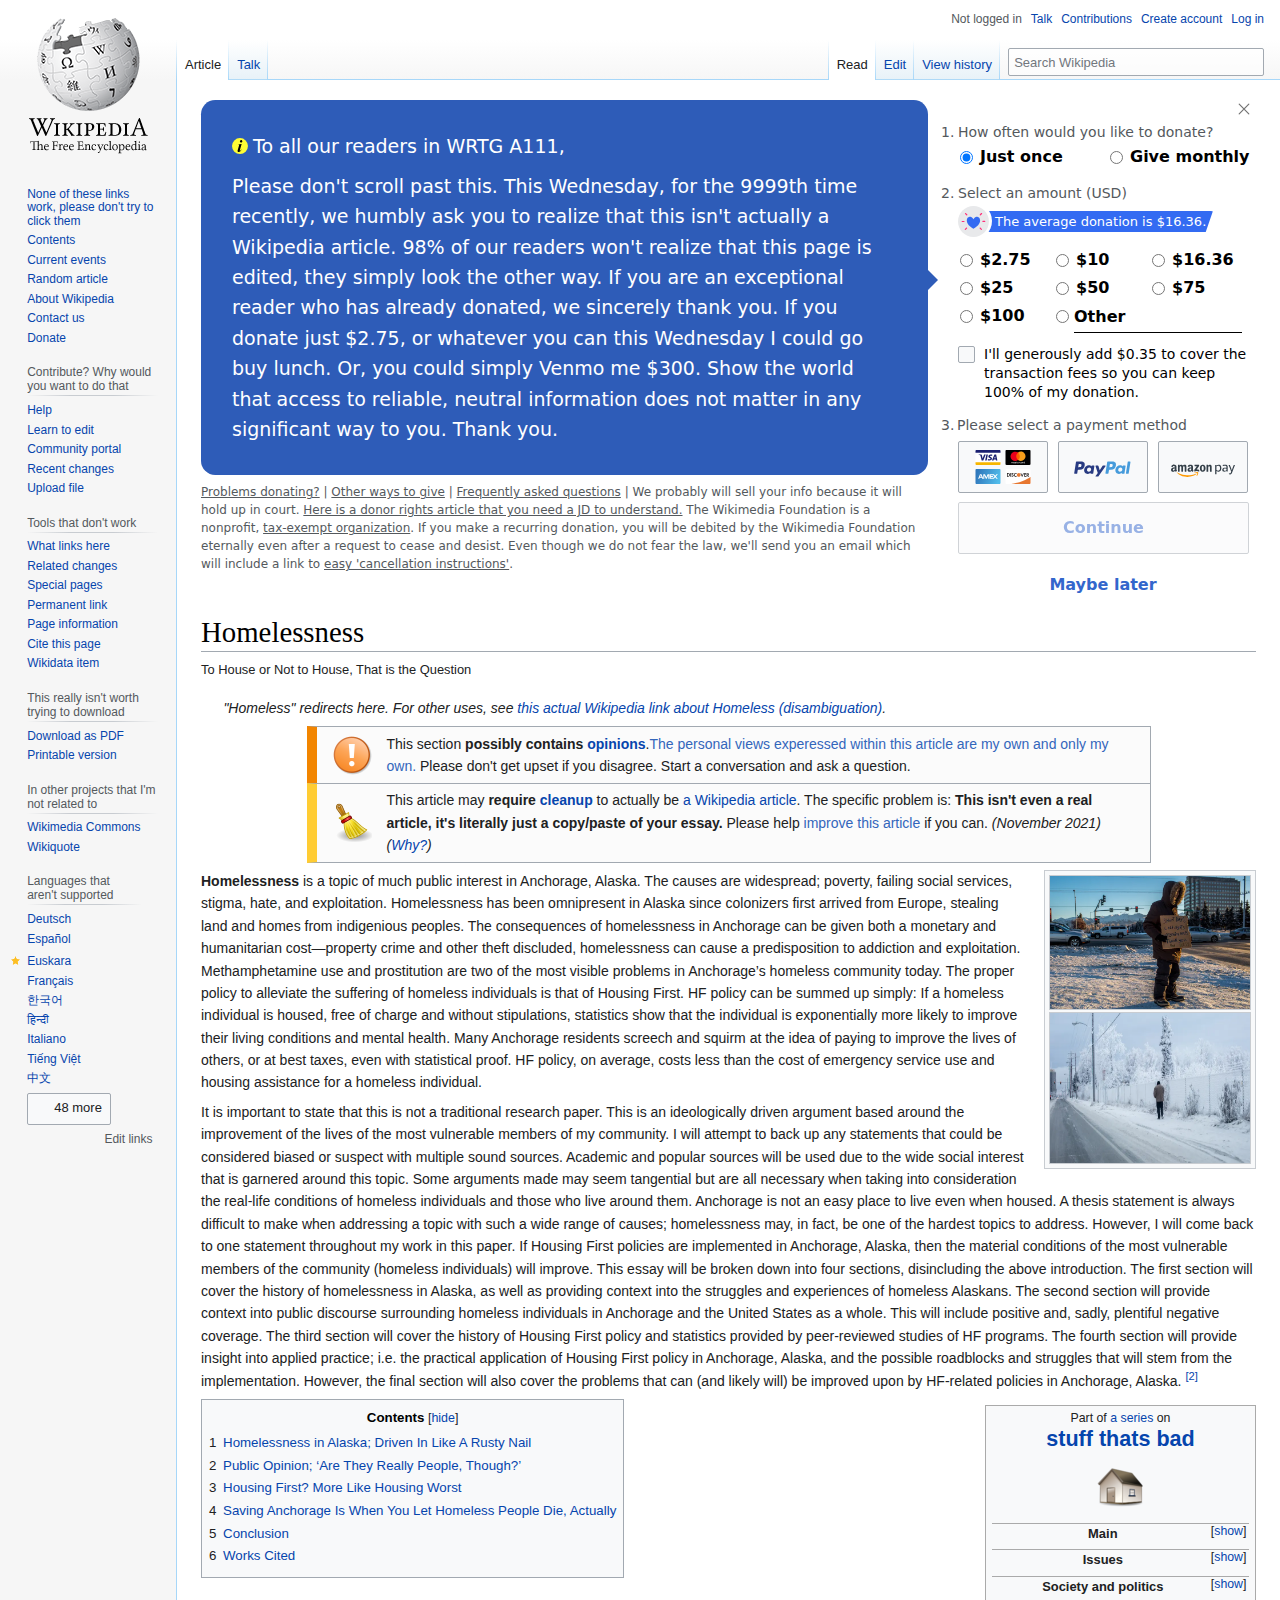
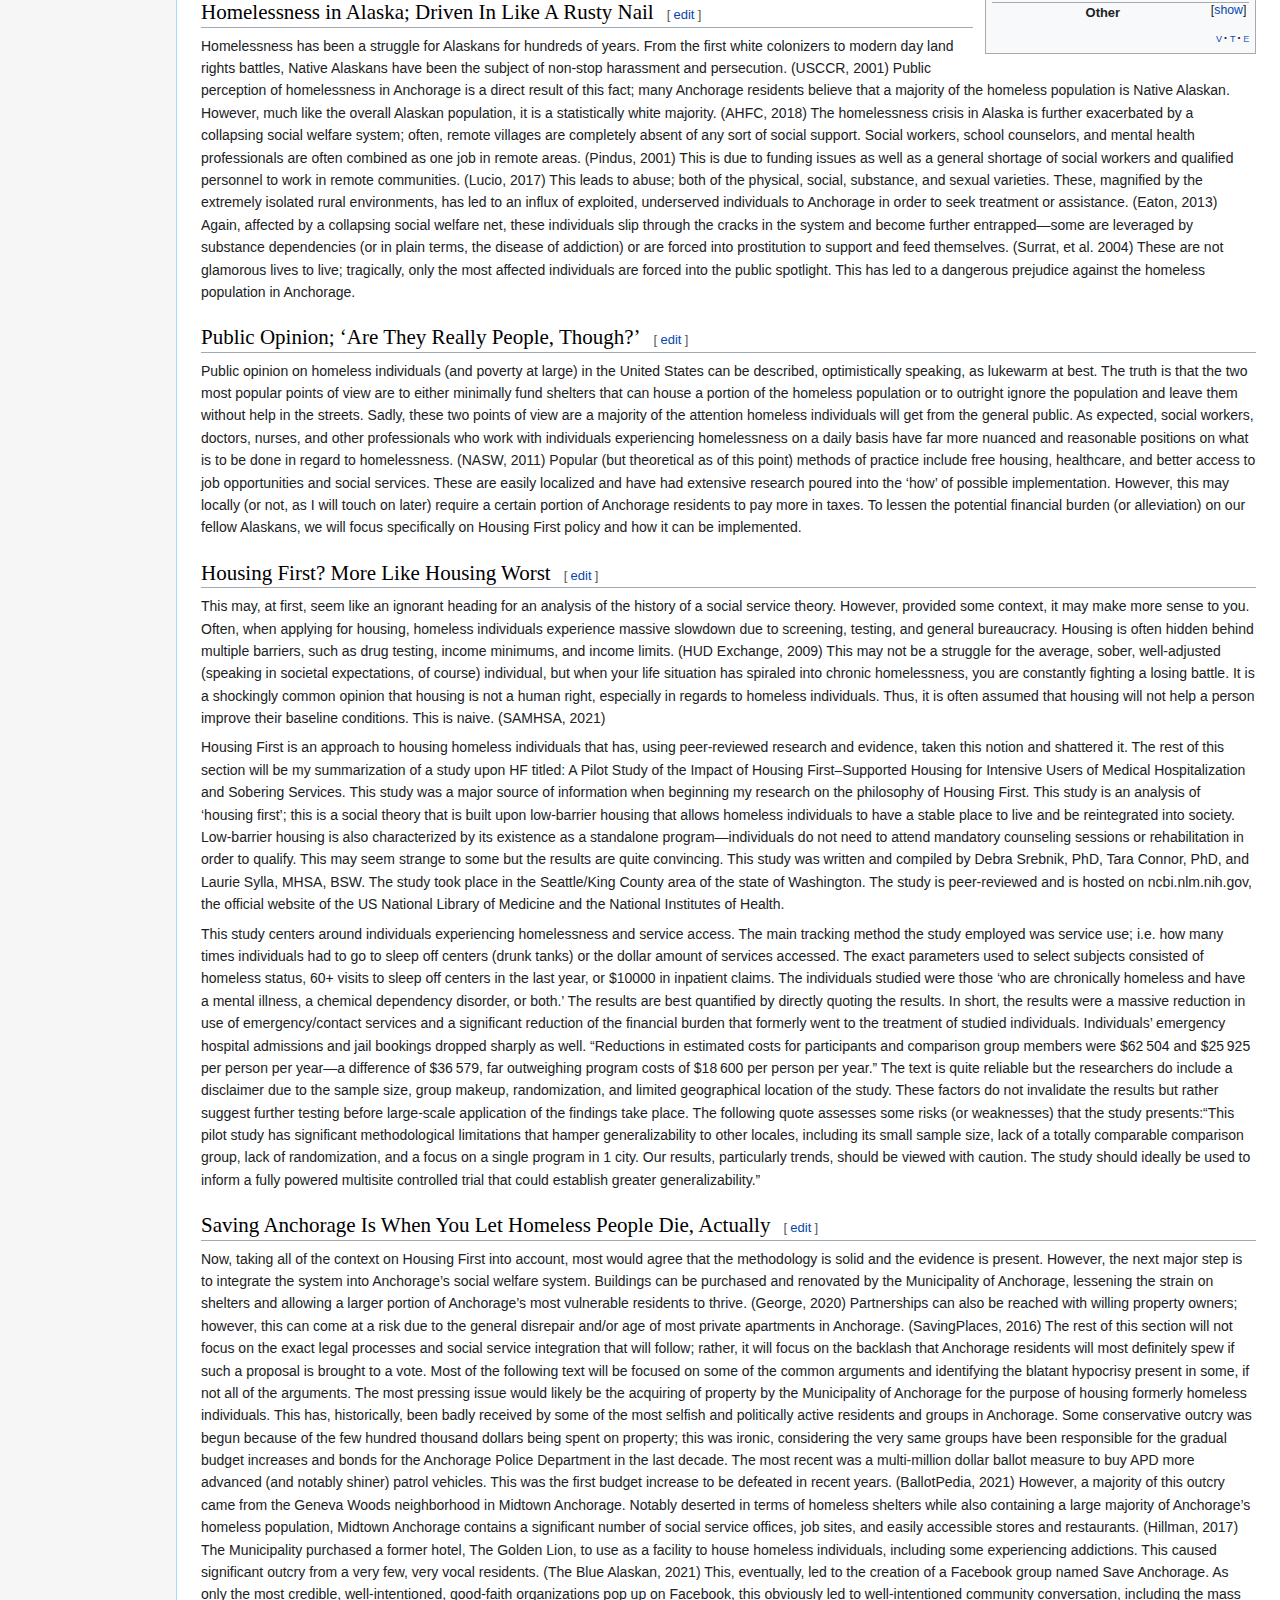
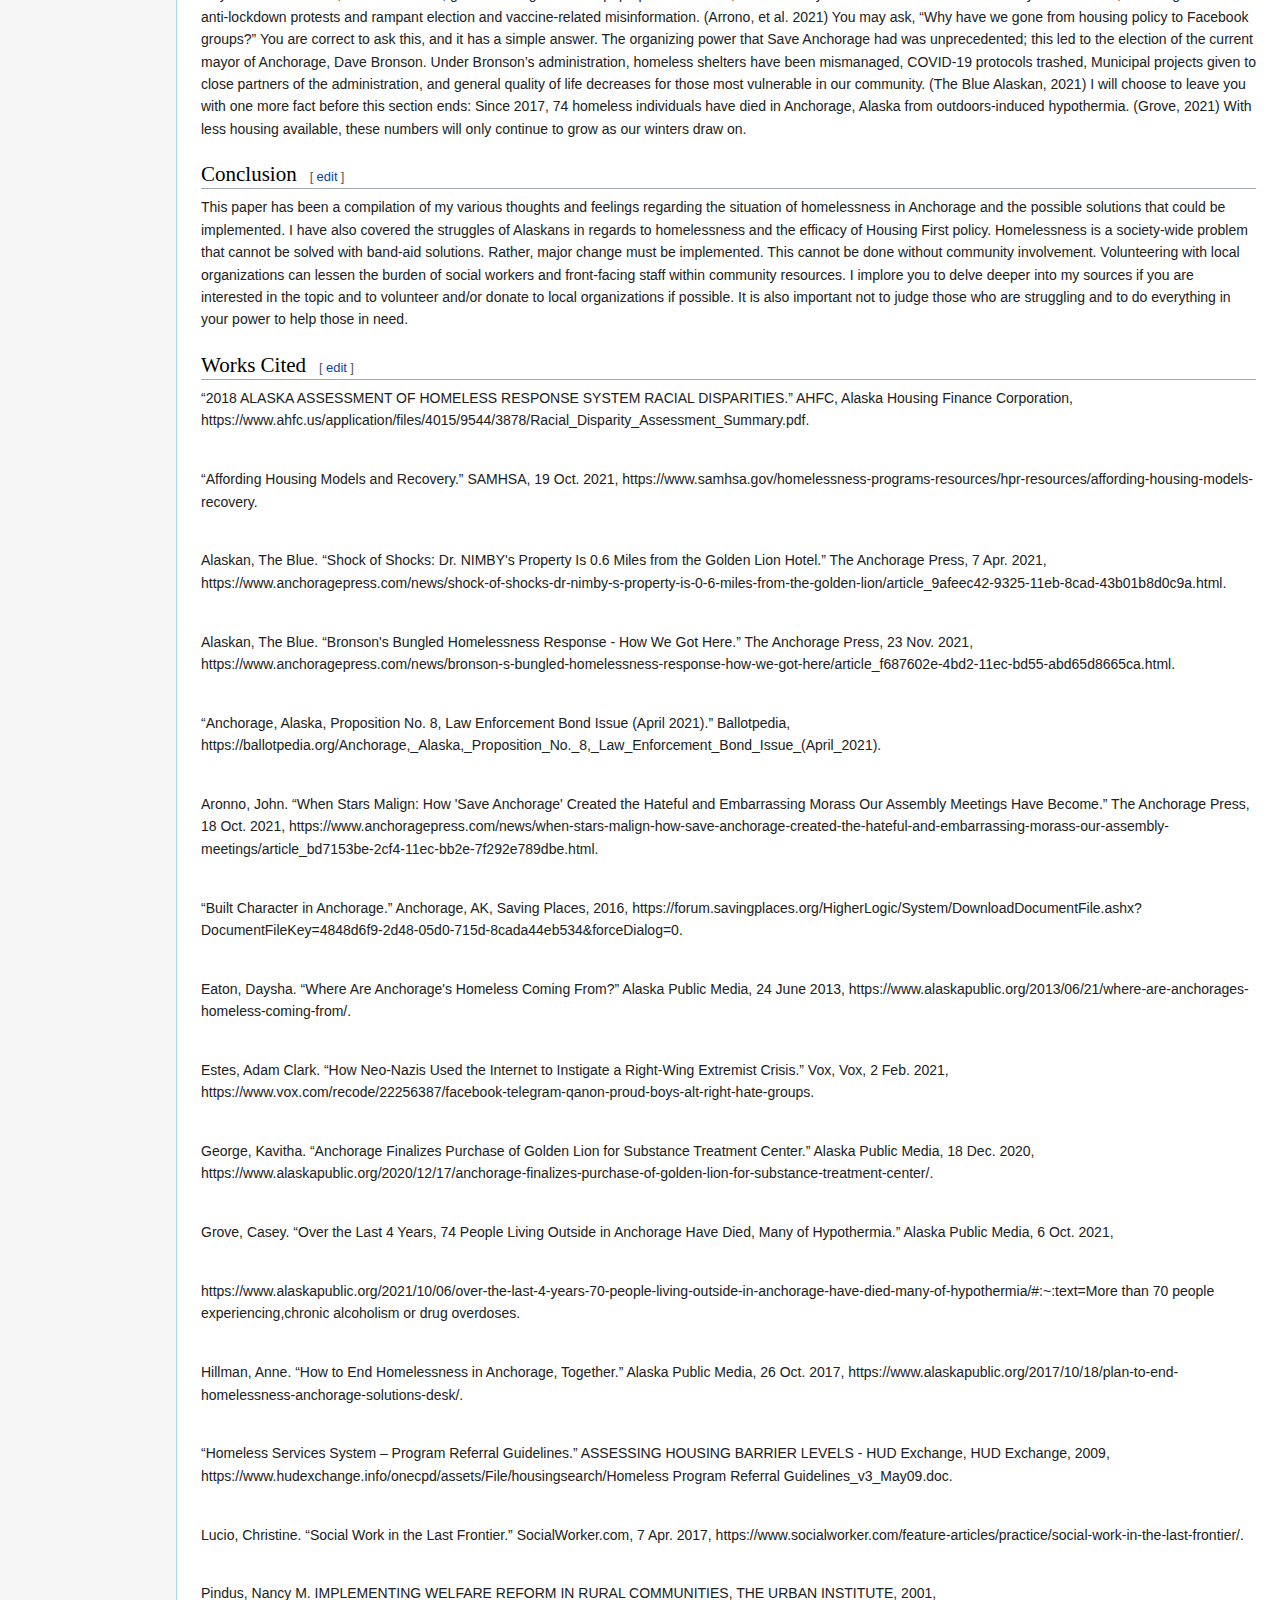
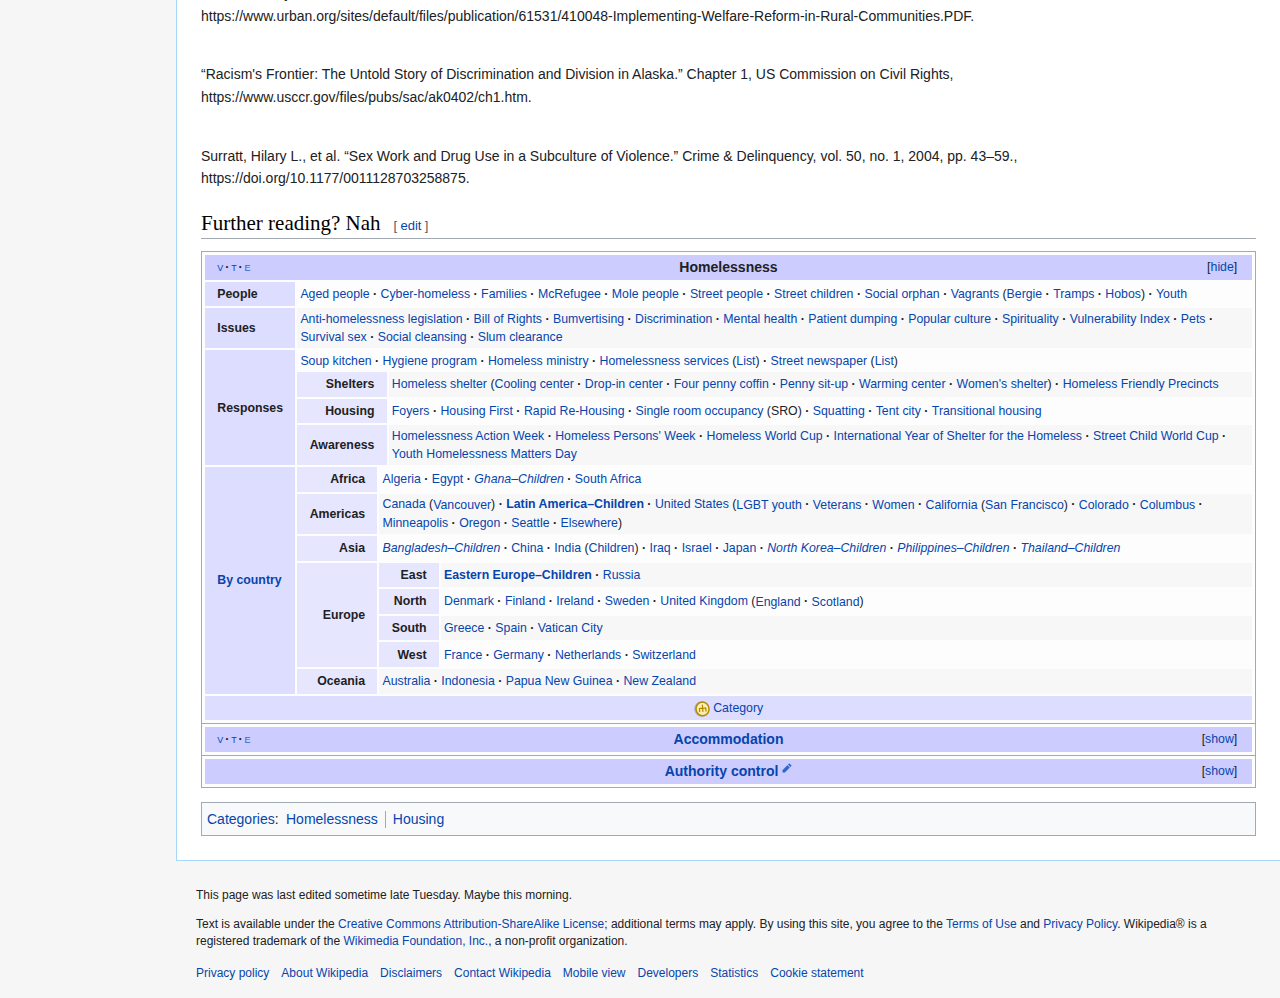
<file: index.html>
<!DOCTYPE html><html class="client-js ve-available" lang="en" dir="ltr"><head><meta http-equiv="Content-Type" content="text/html; charset=UTF-8"><link rel="stylesheet" type="text/css" href="cid_css-d712fb72-5027-434f-b77c-eb0843422511_mhtml.blink.css" /><link rel="stylesheet" type="text/css" href="cid_css-180de31b-dc13-48ce-8747-36b6fd28d466_mhtml.blink.css" /><link rel="stylesheet" type="text/css" href="cid_css-d8b56743-9034-47b7-a559-1455e76872f3_mhtml.blink.css" /><link rel="stylesheet" type="text/css" href="cid_css-b5e09d81-71e9-4698-8962-0a8737ddf647_mhtml.blink.css" /><link rel="stylesheet" type="text/css" href="cid_css-ee8db073-9dff-4b0d-8054-14d6b25cdb59_mhtml.blink.css" /><link rel="stylesheet" type="text/css" href="cid_css-f07f458a-64db-484a-8026-55286d90b1e7_mhtml.blink.css" /><link rel="stylesheet" type="text/css" href="cid_css-0cad95a1-ea89-447f-acb8-865553e1bc8b_mhtml.blink.css" /><link rel="stylesheet" type="text/css" href="cid_css-b1743d31-f9c8-4c35-9c4b-7f6cd3c948ad_mhtml.blink.css" /><link rel="stylesheet" type="text/css" href="cid_css-00c43573-b8ca-42c5-8290-27b2de231ab0_mhtml.blink.css" /><link rel="stylesheet" type="text/css" href="cid_css-020bd14a-a61f-4ca1-b828-956aa5e21c7e_mhtml.blink.css" /><link rel="stylesheet" type="text/css" href="cid_css-1aae014e-d92a-4c4b-8785-c640c03df58f_mhtml.blink.css" /><link rel="stylesheet" type="text/css" href="cid_css-aab3253e-ac2e-48a1-ae22-8d886f236e72_mhtml.blink.css" /><link rel="stylesheet" type="text/css" href="cid_css-b714cf9d-3f8d-41f3-8e47-d0a20853a925_mhtml.blink.css" /><link rel="stylesheet" type="text/css" href="cid_css-20ba9b79-87e2-4ad1-a203-241af9fea6fd_mhtml.blink.css" /><link rel="stylesheet" type="text/css" href="cid_css-f269158e-6722-4d01-a4cf-9d18adf19462_mhtml.blink.css" /><link rel="stylesheet" type="text/css" href="cid_css-08f49cf3-aa80-495e-9376-81312002f53d_mhtml.blink.css" /><link rel="stylesheet" type="text/css" href="cid_css-bf080023-6e76-4e91-99f9-da012617772e_mhtml.blink.css" /><link rel="stylesheet" type="text/css" href="cid_css-3e632849-16b7-4fef-be60-0a209049d3ec_mhtml.blink.css" /><link rel="stylesheet" type="text/css" href="cid_css-a148b45c-5153-4ed8-bafc-3fc11d87cf6c_mhtml.blink.css" /><link rel="stylesheet" type="text/css" href="cid_css-b5fee206-3285-4976-a810-34a6377b5ea9_mhtml.blink.css" /><link rel="stylesheet" type="text/css" href="cid_css-9eb75f6f-504d-4d2e-b6d3-9d1b7d7d7be1_mhtml.blink.css" /><link rel="stylesheet" type="text/css" href="cid_css-e968cd7f-c889-4a15-9d90-3b4e5ccff3bf_mhtml.blink.css" />

<title>Homelessness - Wikipedia</title>


<link rel="stylesheet" href="load.php_lang_en_modules_ext.cite.styles_7Cext.uls.init_only.css">

<meta name="ResourceLoaderDynamicStyles" content="">
<link rel="stylesheet" href="load.php_lang_en_modules_site.styles_on.css">
<meta name="generator" content="MediaWiki 1.38.0-wmf.9">
<meta name="referrer" content="origin">
<meta name="referrer" content="origin-when-crossorigin">
<meta name="referrer" content="origin-when-cross-origin">
<meta name="format-detection" content="telephone=no">
<meta property="og:image" content="https://upload.wikimedia.org/wikipedia/commons/thumb/1/19/Kolkata_%284131122903%29.jpg/1200px-Kolkata_%284131122903%29.jpg">
<meta property="og:image:width" content="1200">
<meta property="og:image:height" content="797">
<meta property="og:image" content="https://upload.wikimedia.org/wikipedia/commons/thumb/1/19/Kolkata_%284131122903%29.jpg/800px-Kolkata_%284131122903%29.jpg">
<meta property="og:image:width" content="800">
<meta property="og:image:height" content="531">
<meta property="og:image" content="https://upload.wikimedia.org/wikipedia/commons/thumb/1/19/Kolkata_%284131122903%29.jpg/640px-Kolkata_%284131122903%29.jpg">
<meta property="og:image:width" content="640">
<meta property="og:image:height" content="425">
<meta property="og:title" content="Homelessness - Wikipedia">
<meta property="og:type" content="website">
<link rel="preconnect" href="https://upload.wikimedia.org/">
<link rel="alternate" media="only screen and (max-width: 720px)" href="https://en.m.wikipedia.org/wiki/Homelessness">
<link rel="alternate" type="application/x-wiki" title="Edit this page" href="https://en.wikipedia.org/w/index.php?title=Homelessness&amp;action=edit">
<link rel="apple-touch-icon" href="https://en.wikipedia.org/static/apple-touch/wikipedia.png">
<link rel="shortcut icon" href="https://en.wikipedia.org/static/favicon/wikipedia.ico">
<link rel="search" type="application/opensearchdescription+xml" href="https://en.wikipedia.org/w/opensearch_desc.php" title="Wikipedia (en)">
<link rel="EditURI" type="application/rsd+xml" href="https://en.wikipedia.org/w/api.php?action=rsd">
<link rel="license" href="https://creativecommons.org/licenses/by-sa/3.0/">
<link rel="canonical" href="Homelessness.htm">
<link rel="dns-prefetch" href="https://meta.wikimedia.org/">
<link rel="dns-prefetch" href="https://login.wikimedia.org/">
</head>
<body class="mediawiki ltr sitedir-ltr mw-hide-empty-elt ns-0 ns-subject mw-editable page-Homelessness rootpage-Homelessness skin-vector action-view skin-vector-legacy"><div id="mw-page-base" class="noprint"></div>
<div id="mw-head-base" class="noprint"></div>
<div id="content" class="mw-body" role="main">
	<a id="top"></a>
	<div id="siteNotice"><div id="centralNotice" class="cn-fundraising">


<div class="frb-prevent-page-jump"></div>

<div class="frb frb-in-article frb-rml-enabled" id="frb-main" style="display: block;">

    <div class="frb-layout">

        <div class="frb-message">
            <div class="frb-message-inner">
                <svg class="frb-message-icon" role="img" aria-hidden="true" width="25" height="25" viewBox="0 0 25 25" xmlns="http://www.w3.org/2000/svg"><g fill-rule="nonzero" fill="none"><circle cx="10.492" cy="14.492" r="10.492"></circle><path d="M12.681 11.754l-2.267 7.864c-.125.45-.188.745-.188.885 0 .08.033.156.1.226.066.07.136.105.21.105.125 0 .25-.055.376-.165.332-.273.73-.767 1.194-1.482l.376.22c-1.113 1.94-2.296 2.91-3.55 2.91-.48 0-.86-.135-1.144-.404a1.349 1.349 0 0 1-.426-1.023c0-.273.062-.62.188-1.04l1.537-5.286c.147-.51.221-.892.221-1.15a.566.566 0 0 0-.21-.432c-.14-.125-.332-.188-.575-.188-.11 0-.243.004-.398.011l.144-.442 3.749-.609h.663zm-.685-5.087c.457 0 .842.159 1.156.475.313.318.47.701.47 1.15 0 .45-.16.834-.476 1.15-.317.318-.7.476-1.15.476-.443 0-.822-.158-1.14-.475a1.566 1.566 0 0 1-.475-1.15c0-.45.157-.833.47-1.15a1.549 1.549 0 0 1 1.145-.476z"></path></g></svg>
                <span class="frb-greeting">
                    To all our readers in <span class="frb-replace-countryname">WRTG A111</span>,
                </span>
                    Please don't scroll past this. This <span class="frb-replace-dayofweek">Wednesday</span>, for the <span class="frb-replace-seenCount-ordinalNum">9999th</span> time recently, we humbly ask you to realize that this isn't actually a Wikipedia article. 98% of our readers won't realize that this page is edited, they simply look the other way. If you are an exceptional reader who has already donated, we sincerely thank you. If you donate just <frb-amt>$2.75</frb-amt>, or whatever you can this <span class="frb-replace-dayofweek">Wednesday</span> I could go buy lunch. <frb-amt>Or, you could simply Venmo me $300. </frb-amt>Show the world that access to reliable, neutral information does not matter in any significant way to you. Thank you.
            </div>
            <div class="frb-footer frb-smallprint">
                <span class="frb-localize-links">
<a href="https://donate.wikimedia.org/wiki/Special:LandingCheck?basic=true&amp;landing_page=Problems_donating&amp;country=US&amp;language=en&amp;uselang=en&amp;utm_medium=sitenotice&amp;utm_campaign=C2122_en6C_dsk_FR&amp;utm_source=B2122_120100_en6C_dsk_p1_lg_txt_twin1" target="_blank">Problems donating?</a> |
<a href="https://donate.wikimedia.org/wiki/Special:LandingCheck?basic=true&amp;landing_page=Ways_to_Give&amp;country=US&amp;language=en&amp;uselang=en&amp;utm_medium=sitenotice&amp;utm_campaign=C2122_en6C_dsk_FR&amp;utm_source=B2122_120100_en6C_dsk_p1_lg_txt_twin1" target="_blank">Other ways to give</a> |
<a href="https://donate.wikimedia.org/wiki/Special:LandingCheck?basic=true&amp;landing_page=FAQ&amp;country=US&amp;language=en&amp;uselang=en&amp;utm_medium=sitenotice&amp;utm_campaign=C2122_en6C_dsk_FR&amp;utm_source=B2122_120100_en6C_dsk_p1_lg_txt_twin1" target="_blank">Frequently asked questions</a> |
<span class="frb-legal-nonUS" style="display: none;">We never sell your information. By submitting, you are agreeing to our <a href="https://foundation.wikimedia.org/wiki/Special:LandingCheck?basic=true&amp;landing_page=Donor_privacy_policy&amp;language=en" target="_blank">donor privacy policy</a> and to sharing your information with the <a href="https://donate.wikimedia.org/wiki/Special:LandingCheck?basic=true&amp;landing_page=Tax_deductibility&amp;language=en" target="_blank">Wikimedia Foundation</a> and its service providers in the U.S. and elsewhere.</span>
<span class="frb-legal-US" style="">We probably will sell your info because it will hold up in court. <a href="https://foundation.wikimedia.org/wiki/Special:LandingCheck?basic=true&amp;landing_page=Donor_privacy_policy&amp;language=en" target="_blank">Here is a donor rights article that you need a JD to understand.</a> The Wikimedia Foundation is a nonprofit, <a href="https://donate.wikimedia.org/wiki/Special:LandingCheck?basic=true&amp;landing_page=Tax_deductibility&amp;language=en" target="_blank">tax-exempt organization</a>.</span>
<span class="frb-legal-NL" style="display: none;">We never sell your information. By submitting, you are agreeing to our <a href="https://foundation.wikimedia.org/wiki/Special:LandingCheck?basic=true&amp;landing_page=Donor_privacy_policy&amp;language=en" target="_blank">donor privacy policy</a> and to sharing your information with the Wikimedia Foundation and its service providers in the U.S. and elsewhere. The Wikimedia Foundation is a nonprofit, <a href="https://donate.wikimedia.org/wiki/Special:LandingCheck?basic=true&amp;landing_page=Tax_deductibility&amp;language=en" target="_blank">tax-exempt organization</a>.</span>
<span class="recurring-details">If you make a recurring donation, you will be debited by the Wikimedia Foundation eternally even after a request to cease and desist. Even though we do not fear the law, we'll send you an email which will include a link to <a href="https://donate.wikimedia.org/wiki/Special:LandingCheck?basic=true&amp;landing_page=Cancel_or_change_recurring_giving&amp;language=en" target="_blank">easy 'cancellation instructions'</a>.</span>
</span>
            </div>
        </div>

        <div class="frb-form-wrapper">

            <form id="frb-form">

                <div class="frb-step frb-step-1">

                    <button class="frb-icon-btn frb-close" aria-label="Close"></button>

                    <fieldset class="frb-frequency">
                        <legend class="frb-numbered error-highlight">
                            How often would you like to donate?
                        </legend>
                        <ul>
                            <li>
                                <input class="frb-radio" type="radio" name="frequency" id="frb-frequency-onetime" value="onetime" checked="">
                                <label class="frb-radio-label" for="frb-frequency-onetime">Just once</label>
                            </li>
                            <li>
                                <input class="frb-radio" type="radio" name="frequency" id="frb-frequency-monthly" value="monthly">
                                <label class="frb-radio-label frb-frequency-monthly-label" for="frb-frequency-monthly">Give monthly</label>
                            </li>
                        </ul>
                    </fieldset>

                    <fieldset class="frb-amounts">
                        <legend class="frb-numbered">
                            <span class="error-highlight">Select an amount (<span class="frb-replace-currencycode">USD</span>)</span><br>
                            <div class="frb-average-ribbon">
                                <span class="frb-average-ribbon-text"> <span>The average donation is <frb-amt>$16.36</frb-amt>. </span></span>
                                <span class="frb-average-ribbon-container">
                                    <svg class="frb-average-ribbon-svg" xmlns="http://www.w3.org/2000/svg" width="31" height="31" viewBox="0 0 31 31">
                                        <g fill="none">
                                            <path fill="#E8E9EB" d="M15.4574132,1.19015908e-12 C23.9943069,1.19015908e-12 30.9148265,6.92051964 30.9148265,15.4574132 C30.9148265,23.9943069 23.9943069,30.9148265 15.4574132,30.9148265 C6.92051964,30.9148265 2.80664381e-13,23.9943069 2.80664381e-13,15.4574132 C2.80664381e-13,6.92051964 6.92051964,1.19015908e-12 15.4574132,1.19015908e-12"></path>
                                            <path fill="#FF3079" d="M26.7104101 16.038612L24.9544479 16.038612C24.6129722 16.038612 24.3361514 15.7617912 24.3361514 15.4203155 24.3361514 15.0788397 24.6129722 14.8020189 24.9544479 14.8020189L26.7104101 14.8020189C27.0518858 14.8020189 27.3287066 15.0788397 27.3287066 15.4203155 27.3287066 15.7617912 27.0518858 16.038612 26.7104101 16.038612zM23.3777918 23.9589905C23.215588 23.9583076 23.0601485 23.8939112 22.9449842 23.7796845L21.7083912 22.5430915C21.468663 22.3019327 21.468663 21.9124522 21.7083912 21.6712934 21.8244866 21.554242 21.9825206 21.4884023 22.1473817 21.4884023 22.3122428 21.4884023 22.4702768 21.554242 22.5863722 21.6712934L23.8229653 22.9078864C24.0013191 23.0847752 24.0549266 23.3519883 23.9586016 23.5839823 23.8622766 23.8159762 23.635167 23.9666343 23.3839748 23.965184L23.3777918 23.9589905zM22.3328707 9.41047319C22.164578 9.40983092 22.0038187 9.34061512 21.8876972 9.21880126 21.647969 8.97764246 21.647969 8.58816196 21.8876972 8.34700315L23.1242902 7.11041009C23.380397 6.86284021 23.7887077 6.86976074 24.0362776 7.12586753 24.2838475 7.38197433 24.276927 7.79028497 24.0208202 8.03785489L22.7842271 9.27444795C22.6576417 9.3776157 22.4953825 9.42651572 22.3328707 9.41047319L22.3328707 9.41047319zM5.96037855 16.1128076L4.2044164 16.1128076C3.86294066 16.1128076 3.58611987 15.8359868 3.58611987 15.494511 3.58611987 15.1530353 3.86294066 14.8762145 4.2044164 14.8762145L5.96037855 14.8762145C6.30185429 14.8762145 6.57867508 15.1530353 6.57867508 15.494511 6.57867508 15.8359868 6.30185429 16.1128076 5.96037855 16.1128076zM8.77981073 9.42903243C8.61546566 9.42997225 8.45750439 9.36545286 8.34082019 9.24971609L7.10422713 8.01312303C6.98717577 7.89702759 6.92133605 7.73899356 6.92133605 7.57413249 6.92133605 7.40927143 6.98717577 7.25123739 7.10422713 7.13514196 7.34538593 6.8954138 7.73486643 6.8954138 7.97602524 7.13514196L9.2126183 8.37173502C9.45234645 8.61289382 9.45234645 9.00237432 9.2126183 9.24353312 9.09846192 9.36002901 8.94289835 9.42669911 8.77981073 9.42903243zM7.32063091 23.9589905C7.06023426 23.9665558 6.82302949 23.8100969 6.72747481 23.5677481 6.63192013 23.3253992 6.69851654 23.0491558 6.89400631 22.8769716L8.13059937 21.6403785C8.37646191 21.4030529 8.7681633 21.4099735 9.00548893 21.655836 9.24281456 21.9016985 9.23589406 22.2933999 8.99003155 22.5307256L7.75343849 23.7673186C7.64030542 23.8860904 7.48461326 23.9550397 7.32063091 23.9589905z"></path>
                                            <path fill="#336BF2" d="M18.4623344,10.7645426 C16.5394322,10.9871293 15.686183,12.8420189 15.500694,13.3181073 C15.500694,13.3420106 15.4813166,13.361388 15.4574132,13.361388 C15.4335099,13.361388 15.4141325,13.3420106 15.4141325,13.3181073 C15.2286435,12.8420189 14.3753943,10.9871293 12.4524921,10.7645426 C11.1726183,10.6099685 8.79217666,11.2777287 8.79217666,14.7154574 C8.79217666,19.0435331 15.0431546,22.5121767 15.4388644,22.7533123 C15.4503425,22.7599392 15.464484,22.7599392 15.4759621,22.7533123 C15.8716719,22.5369085 22.1226498,19.0868139 22.1226498,14.7154574 C22.1226498,11.2777287 19.7422082,10.6099685 18.4623344,10.7645426 Z"></path>
                                        </g>
                                    </svg>
                                </span>
                            </div>
                        </legend>
                        <ul>
                            <li>
                                <input class="frb-radio" name="amount" type="radio" id="frb-amt-ps1" value="2.75">
                                <label for="frb-amt-ps1" class="frb-radio-label">$2.75</label>
                            </li>
                            <li>
                                <input class="frb-radio" name="amount" type="radio" id="frb-amt-ps2" value="10">
                                <label for="frb-amt-ps2" class="frb-radio-label">$10</label>
                            </li>
                            <li>
                                <input class="frb-radio" name="amount" type="radio" id="frb-amt-ps3" value="16.36">
                                <label for="frb-amt-ps3" class="frb-radio-label">$16.36</label>
                            </li>
                        </ul>
                        <ul>
                            <li>
                                <input class="frb-radio" name="amount" type="radio" id="frb-amt-ps4" value="25">
                                <label for="frb-amt-ps4" class="frb-radio-label">$25</label>
                            </li>
                            <li>
                                <input class="frb-radio" name="amount" type="radio" id="frb-amt-ps5" value="50">
                                <label for="frb-amt-ps5" class="frb-radio-label">$50</label>
                            </li>
                            <li>
                                <input class="frb-radio" name="amount" type="radio" id="frb-amt-ps6" value="75">
                                <label for="frb-amt-ps6" class="frb-radio-label">$75</label>
                            </li>
                        </ul>
                        <ul>
                            <li>
                                <input class="frb-radio" name="amount" type="radio" id="frb-amt-ps7" value="100">
                                <label for="frb-amt-ps7" class="frb-radio-label">$100</label>
                            </li>
                            <li class="frb-amt-other">
                                <input class="frb-radio" name="amount" type="radio" id="input_amount_other" value="Other">
                                <input name="otherAmount" type="text" inputmode="decimal" id="frb-amt-other-input" size="3" autocomplete="off" value="" placeholder="Other" tabindex="-1" maxlength="10">
                                <label for="frb-amt-other-input" class="frb-amt-other-label">Other</label>
                            </li>
                        </ul>
                        <div class="frb-ptf frb-checkbox-wrapper" style="">
                            <input class="frb-checkbox" type="checkbox" name="ptf" id="frb-ptf-checkbox" value="true">
                            <label class="frb-checkbox-label" for="frb-ptf-checkbox">I'll generously add <span class="frb-ptf-fee">$0.35</span> to cover the transaction fees so you can keep 100% of my donation. </label>
                        </div>
                    </fieldset>

                    <fieldset class="frb-methods">
                        <legend class="frb-numbered error-highlight">
                            Please select a payment method
                        </legend>
                        <div class="frb-payment-options">

                            

                            <div data-name="Credit Card" class="frb-button frb-pm-cc frb-cctypes-vmad">
                                <input id="frb-pm-cc" type="radio" name="frb-methods" class="frb-radio">
                                <label for="frb-pm-cc" class="frb-label">
                                    <span class="frb-pm-cc-label">Credit Card</span>
                                    <span class="frb-cc-logo-wrapper">
                                        <svg class="frb-cc-logo-visa" xmlns="http://www.w3.org/2000/svg" aria-labelledby="frb-cc-logo-visa-title" viewBox="0 0 200 120"><title id="frb-cc-logo-visa-title">Visa</title><path fill="#FFFFFF" d="M7.7 0h184.6c4.2 0 7.7 3.3 7.7 7.5v105c0 4.1-3.4 7.5-7.7 7.5H7.7c-4.2 0-7.7-3.3-7.7-7.5V7.5C0 3.3 3.4 0 7.7 0z"></path><path fill="#F7B600" d="M0 98v14.3c0 4.2 3.4 7.7 7.7 7.7h184.6c4.2 0 7.7-3.4 7.7-7.7V98H0z"></path><path fill="#1A1F71" d="M200 22V7.7c0-4.2-3.4-7.7-7.7-7.7H7.7C3.4 0 0 3.4 0 7.7V22h200zM81.9 36.9L62.3 83.4H49.4l-9.6-37.2c-.6-2.3-1.1-3.1-2.8-4.1-3.8-1.8-7.8-3.1-12-3.9l.2-1.4h20.6c2.8 0 5.1 2 5.6 4.8l5.1 26.9 12.6-31.7h12.8zm50.3 31.3c0-12.3-17-13-16.9-18.4 0-1.7 1.6-3.4 5.2-3.9 4.1-.4 8.2.3 12 2.1l2.1-9.8c-3.6-1.4-7.5-2.1-11.4-2.1-12 0-20.4 6.4-20.5 15.3-.1 6.8 6 10.4 10.6 12.6s6.3 3.8 6.3 5.8c0 3.1-3.8 4.5-7.3 4.5-4.3.1-8.6-.9-12.5-2.9l-2.2 10.2c4.3 1.7 8.9 2.5 13.5 2.5 12.7 0 20.9-6.2 21.1-15.9m31.6 15.2H175l-9.8-46.5h-10.4c-2.3 0-4.3 1.3-5.2 3.4l-18.3 43.1H144l2.5-7h15.6l1.7 7zm-13.6-16.5l6.4-17.4 3.7 17.4h-10.1zm-51-30l-10 46.5H77.1l10-46.5h12.1z"></path></svg>

                                        <svg class="frb-cc-logo-mastercard" xmlns="http://www.w3.org/2000/svg" aria-labelledby="frb-cc-logo-mastercard-title" viewBox="0 0 200 120"><title id="frb-cc-logo-mastercard-title">MasterCard</title><path d="M192.3 120H7.7c-4.2 0-7.7-3.4-7.7-7.5V7.5C0 3.4 3.5 0 7.7 0h184.6c4.2 0 7.7 3.4 7.7 7.5v105c0 4.1-3.5 7.5-7.7 7.5z"></path><g id="Layer_1-2"><path id="_Compound_Path_" fill="#FFFFFF" d="M61.9 106.5v-6.2c.2-2-1.3-3.7-3.3-3.9h-.5c-1.4-.1-2.7.6-3.5 1.8-.7-1.1-1.9-1.8-3.3-1.8-1.2-.1-2.3.5-3 1.5v-1.2h-2v9.9h2v-5.7c-.1-1.3.8-2.5 2.1-2.6h.4c1.4 0 2.2.9 2.2 2.6v5.7h2v-5.7c-.1-1.3.8-2.5 2.1-2.6h.4c1.5 0 2.2.9 2.2 2.6v5.7l2.2-.1zm32.1-10h-3.6v-3h-2v3h-2.1v1.8h2.1v4.7c0 2.3.8 3.7 3.3 3.7.9 0 1.9-.3 2.7-.8l-.6-1.8c-.6.3-1.2.5-1.9.6-1 0-1.5-.7-1.5-1.7v-4.8H94v-1.7zm18.3-.2c-1.1 0-2.1.5-2.7 1.5v-1.2h-2v9.9h2v-5.6c0-1.6.8-2.7 2.2-2.7.5 0 .9.1 1.3.2l.7-1.9c-.5-.1-1-.2-1.5-.2zm-27.7 1c-1.2-.7-2.6-1.1-4-1-2.5 0-4 1.2-4 3.1 0 1.6 1.1 2.6 3.3 2.9l1 .1c1.2.2 1.8.6 1.8 1.1 0 .8-.9 1.3-2.3 1.3-1.2 0-2.3-.3-3.3-1l-1 1.6c1.3.9 2.7 1.3 4.3 1.3 2.8 0 4.4-1.3 4.4-3.2 0-1.9-1.2-2.6-3.3-2.9l-1-.1c-.9-.1-1.8-.4-1.8-1s.8-1.2 2-1.2c1.1 0 2.1.3 3.1.9l.8-1.9zm29.9 4.2c-.1 2.7 2 5.1 4.7 5.2h.5c1.3.1 2.6-.4 3.5-1.2l-1-1.6c-.7.6-1.6.9-2.6.9-1.8-.2-3.2-1.8-3-3.7.2-1.6 1.4-2.9 3-3 .9 0 1.8.3 2.6.9l1-1.6c-1-.8-2.3-1.2-3.5-1.2-2.7-.1-5 2-5.2 4.7v.6zm-13.9-5.2c-2.9 0-4.9 2.1-4.9 5.2-.2 2.7 1.9 5 4.5 5.2h.5c1.5.1 2.9-.4 4-1.4l-1-1.5c-.8.7-1.8 1-2.9 1-1.5.1-2.8-1-3-2.5h7.4v-.8c.1-3.1-1.8-5.2-4.6-5.2zm0 1.8c1.4 0 2.5 1 2.6 2.4v.1h-5.3c.1-1.4 1.3-2.5 2.7-2.5zm-26.7 3.4v-4.9h-2v1.2c-.8-1-2-1.5-3.2-1.5-2.9 0-5.2 2.3-5.2 5.2 0 2.9 2.3 5.2 5.2 5.2 1.2.1 2.4-.5 3.2-1.5v1.2h2v-4.9zm-7.9 0c-.1-1.7 1.1-3.2 2.8-3.4h.3c1.8.2 3.2 1.8 3 3.7-.2 1.6-1.4 2.9-3 3-1.7 0-3.1-1.4-3.1-3.1-.1 0-.1-.1 0-.2zm76.1-5.2c-1.1 0-2.1.5-2.7 1.5v-1.2h-2v9.9h2v-5.6c0-1.6.8-2.7 2.2-2.7.5 0 .9.1 1.3.2l.7-1.9c-.5-.1-1-.2-1.5-.2zm15.8 8.7c.1 0 .3 0 .4.1.1 0 .2.1.3.2.1.1.2.2.2.3.1.2.1.5 0 .8-.1.1-.1.2-.2.3-.1.1-.2.2-.3.2-.1.1-.3.1-.4.1-.4 0-.8-.2-.9-.6-.1-.2-.1-.5 0-.8.1-.1.1-.2.2-.3.1-.1.2-.2.3-.2.2 0 .3-.1.4-.1zm0 1.8c.1 0 .2 0 .3-.1.1 0 .2-.1.2-.2.3-.3.3-.7 0-1l-.2-.2c-.1 0-.2-.1-.3-.1-.1 0-.2 0-.3.1-.1 0-.2.1-.2.2-.3.3-.3.7 0 1 .1.1.2.1.2.2.1.1.2.1.3.1zm.1-1.2c.1 0 .2 0 .3.1.1.1.1.1.1.2s0 .1-.1.2-.1.1-.2.1l.3.3h-.2l-.3-.3h-.1v.3h-.2v-.9h.4zm-.2.1v.2h.3v-.2h-.3zm-23.3-4.2v-5h-2v1.2c-.8-1-2-1.5-3.2-1.5-2.9 0-5.2 2.3-5.2 5.2 0 2.9 2.3 5.2 5.2 5.2 1.2.1 2.4-.5 3.2-1.5v1.2h2v-4.8zm-8 0c-.1-1.7 1.1-3.2 2.8-3.4h.3c1.8.2 3.2 1.8 3 3.7-.2 1.6-1.4 2.9-3 3-1.7 0-3.1-1.4-3.1-3.1v-.2zm27.9 0v-9h-2v5.2c-.8-1-2-1.5-3.2-1.5-2.9 0-5.2 2.3-5.2 5.2 0 2.9 2.3 5.2 5.2 5.2 1.2.1 2.4-.5 3.2-1.5v1.2h2v-4.8zm-8 0c-.1-1.7 1.1-3.2 2.8-3.4h.3c1.8.3 3.1 2 2.8 3.9-.2 1.5-1.4 2.6-2.8 2.8-1.7 0-3.1-1.4-3.1-3.1-.1 0-.1-.1 0-.2z"></path><g id="_Group_"><path fill="#FF5F00" d="M83.9 21h32.4v58.7H83.9z"></path><path id="_Path_2" fill="#EB001B" d="M86 50.3C86 38.8 91.2 28 100.2 21c-16.1-12.7-39.4-9.9-52.1 6.3S38.2 67 54.3 79.7c13.4 10.6 32.4 10.6 45.8 0C91.2 72.6 86 61.8 86 50.3z"></path><path fill="#F79E1B" d="M156.6 73.5v-1.2h.5V72h-1.2v.2h.5v1.2h.2zm2.4 0V72h-.4l-.4 1-.4-1h-.4v1.5h.3v-1.1l.4.9h.3l.4-.9v1.1h.2zm1.2-23.2c0 20.6-16.6 37.3-37.1 37.3-8.3 0-16.4-2.8-22.9-8 16.1-12.7 18.9-36.2 6.2-52.4-1.8-2.3-3.9-4.4-6.2-6.3 16.1-12.7 39.4-9.9 52.1 6.3 5.1 6.6 7.9 14.8 7.9 23.1z"></path></g></g></svg>

                                        <svg class="frb-cc-logo-amex" xmlns="http://www.w3.org/2000/svg" aria-labelledby="frb-cc-logo-amex-title" viewBox="0 0 200 120"><title id="frb-cc-logo-amex-title">Amex</title><linearGradient id="SVGID_1_" gradientUnits="userSpaceOnUse" x1="187.342" y1="3564.816" x2="13.247" y2="3503.596" gradientTransform="translate(0 -3474.102)"><stop offset="0" stop-color="#51BCEA"></stop><stop offset="1" stop-color="#3078BC"></stop></linearGradient><path fill="url(#SVGID_1_)" d="M192.3 120H7.7c-4.2 0-7.7-3.5-7.7-7.7V7.7C0 3.5 3.5 0 7.7 0h184.6c4.2 0 7.7 3.5 7.7 7.7v104.7c0 4.1-3.5 7.6-7.7 7.6z"></path><path fill="#FFFFFF" d="M162.8 60.1L179 42.5h-11L157.4 54l-10.2-11.5h-33.4v35h32.9l10.6-11.6 10.2 11.6h10.8l-15.5-17.4zm-20.3 10.1H122v-7h18.2V56H122v-6.4h20.8l9.1 10.2-9.4 10.4zm-95-7.7l-5.6-13.9-5.6 13.9m74.4 15h-8.5V50.1L90.1 77.5h-7.3L70.7 50.1v27.4h-17l-3.2-7.8H33.2L30 77.5h-9l14.9-35h12.3l14.1 33.1V42.5H76l10.9 23.7 10-23.7h13.8v35z"></path></svg>

                                        <svg class="frb-cc-logo-jcb" xmlns="http://www.w3.org/2000/svg" aria-labelledby="frb-cc-logo-jcb-title" viewBox="0 0 200 120"><title id="frb-cc-logo-jcb-title">JCB</title><path fill="#FFFFFF" d="M193.1 0H7.7C3.4 0 0 3.3 0 7.5v105c0 3.9 3.1 7.1 6.9 7.5h185.4c4.3 0 7.7-3.4 7.7-7.5V7.5c0-3.9-3.1-7.1-6.9-7.5z"></path><linearGradient id="path6338_1_" gradientUnits="userSpaceOnUse" x1="-227.894" y1="959.936" x2="-209.808" y2="959.936" gradientTransform="matrix(2.0492 0 0 -2.0492 590.04 2032.794)"><stop offset="0" stop-color="#007940"></stop><stop offset=".229" stop-color="#00873F"></stop><stop offset=".743" stop-color="#40A737"></stop><stop offset="1" stop-color="#5CB531"></stop></linearGradient><path id="path6338" fill="url(#path6338_1_)" d="M130.4 69.6h8.7c.2 0 .8-.1 1.1-.1 1.6-.3 3.1-1.8 3.1-3.9 0-2-1.4-3.5-3.1-3.9-.2-.1-.7-.1-1.1-.1h-8.7v8z"></path><linearGradient id="path6349_1_" gradientUnits="userSpaceOnUse" x1="-227.894" y1="962.732" x2="-209.823" y2="962.732" gradientTransform="matrix(2.0492 0 0 -2.0492 590.04 2032.794)"><stop offset="0" stop-color="#007940"></stop><stop offset=".229" stop-color="#00873F"></stop><stop offset=".743" stop-color="#40A737"></stop><stop offset="1" stop-color="#5CB531"></stop></linearGradient><path id="path6349" fill="url(#path6349_1_)" d="M138.1 15c-8.2 0-15 6.7-15 15v15.6h21.2c.5 0 1.1 0 1.5.1 4.8.2 8.3 2.7 8.3 7 0 3.4-2.4 6.3-6.8 6.8v.2c4.9.3 8.6 3 8.6 7.3 0 4.5-4.1 7.5-9.6 7.5H123V105h22c8.2 0 15-6.7 15-15V15h-21.9z"></path><linearGradient id="path6360_1_" gradientUnits="userSpaceOnUse" x1="-227.894" y1="965.808" x2="-209.807" y2="965.808" gradientTransform="matrix(2.0492 0 0 -2.0492 590.04 2032.794)"><stop offset="0" stop-color="#007940"></stop><stop offset=".229" stop-color="#00873F"></stop><stop offset=".743" stop-color="#40A737"></stop><stop offset="1" stop-color="#5CB531"></stop></linearGradient><path id="path6360" fill="url(#path6360_1_)" d="M142.1 53.7c0-2-1.4-3.3-3.1-3.5-.2 0-.6-.1-.8-.1h-7.8v7.3h7.8c.2 0 .7 0 .8-.1 1.7-.3 3.1-1.7 3.1-3.6z"></path><linearGradient id="path6371_1_" gradientUnits="userSpaceOnUse" x1="-268.384" y1="962.752" x2="-250.018" y2="962.752" gradientTransform="matrix(2.0492 0 0 -2.0492 590.04 2032.794)"><stop offset="0" stop-color="#1F286F"></stop><stop offset=".475" stop-color="#004E94"></stop><stop offset=".826" stop-color="#0066B1"></stop><stop offset="1" stop-color="#006FBC"></stop></linearGradient><path id="path6371" fill="url(#path6371_1_)" d="M55.1 15c-8.2 0-15 6.7-15 15v37c4.2 2.1 8.6 3.4 12.9 3.4 5.2 0 8-3.1 8-7.4V45.5h12.9v17.4c0 6.8-4.2 12.3-18.5 12.3-8.7 0-15.4-1.9-15.4-1.9v31.6h22c8.2 0 15-6.7 15-15V15H55.1z"></path><linearGradient id="path6384_1_" gradientUnits="userSpaceOnUse" x1="-248.235" y1="962.712" x2="-230.398" y2="962.712" gradientTransform="matrix(2.0492 0 0 -2.0492 590.04 2032.794)"><stop offset="0" stop-color="#6C2C2F"></stop><stop offset=".173" stop-color="#882730"></stop><stop offset=".573" stop-color="#BE1833"></stop><stop offset=".859" stop-color="#DC0436"></stop><stop offset="1" stop-color="#E60039"></stop></linearGradient><path id="path6384" fill="url(#path6384_1_)" d="M96.6 15c-8.2 0-15 6.7-15 15v19.6c3.8-3.2 10.4-5.3 21-4.8 5.7.2 11.8 1.8 11.8 1.8V53c-3.1-1.6-6.7-3-11.4-3.3-8.1-.6-12.9 3.4-12.9 10.3 0 7 4.9 11 12.9 10.3 4.7-.3 8.3-1.8 11.4-3.3v6.3s-6 1.6-11.8 1.8c-10.6.5-17.2-1.6-21-4.8V105h22c8.2 0 15-6.7 15-15V15h-22z"></path></svg>

                                        <svg class="frb-cc-logo-discover" xmlns="http://www.w3.org/2000/svg" aria-labelledby="frb-cc-logo-discover-title" viewBox="0 0 200 120"><title id="frb-cc-logo-discover-title">Discover</title><path fill="#FFFFFF" d="M192.3 120H7.7c-4.2 0-7.7-3.5-7.7-7.7V7.7C0 3.5 3.5 0 7.7 0h184.6c4.2 0 7.7 3.5 7.7 7.7v104.7c0 4.1-3.5 7.6-7.7 7.6z"></path><path fill="#E77730" d="M47.5 120h144.8c4.2 0 7.7-3.5 7.7-7.7V64.6s-21.5 15.4-61.9 31C104 108.9 57 118.2 47.5 120z"></path><path fill="#211E1E" d="M26.6 54.2c-1.8 1.6-4 2.3-7.6 2.3h-1.5V37.8H19c3.6 0 5.8.6 7.6 2.3 1.9 1.7 3.1 4.4 3.1 7 0 2.7-1.2 5.4-3.1 7.1m-6.5-21.3h-8.2v28.2H20c4.3 0 7.4-1 10.2-3.3 3.3-2.7 5.2-6.7 5.2-10.8 0-8.2-6.3-14.1-15.3-14.1M38 61.3h5.6V32.9H38v28.4zm19.1-17.5c-3.3-1.2-4.3-2-4.3-3.6 0-1.8 1.8-3.2 4.1-3.2 1.7 0 3 .7 4.5 2.3l2.9-3.8c-2.4-2.1-5.3-3.2-8.4-3.2-5.1 0-8.9 3.5-8.9 8.1 0 3.9 1.8 5.9 7 7.7 2.2.8 3.3 1.3 3.8 1.6 1.1.7 1.7 1.8 1.7 2.9 0 2.3-1.9 4-4.3 4-2.7 0-4.8-1.3-6.1-3.8l-3.6 3.5c2.6 3.8 5.6 5.3 9.9 5.3 5.8 0 9.8-3.8 9.8-9.2.2-4.3-1.7-6.3-8.1-8.6m10 3.3c0 8.3 6.6 14.8 15.1 14.8 2.4 0 4.5-.5 7-1.7v-6.5c-2.2 2.2-4.2 3.1-6.7 3.1-5.6 0-9.6-4.1-9.6-9.7 0-5.4 4.1-9.7 9.3-9.7 2.7 0 4.7 1 7 3.2V34c-2.4-1.2-4.5-1.8-6.9-1.8-8.4.1-15.2 6.7-15.2 14.9m66.2 4.9l-7.6-19h-6.1l12.1 29h3l12.4-29h-6l-7.8 19m16.3 9.3h15.8v-4.8h-10.2v-7.7h9.8V44h-9.8v-6.2h10.2v-4.9h-15.8M176.3 46h-1.6v-8.5h1.7c3.5 0 5.4 1.4 5.4 4.2-.1 2.7-2 4.3-5.5 4.3m11.1-4.6c0-5.2-3.7-8.3-10.1-8.3H169v28.2h5.6V49.9h.7l7.7 11.4h6.9l-9-11.9c4.2-.9 6.5-3.8 6.5-8"></path><path fill="#E77731" d="M121.2 47.1c0 8.2-6.8 15-15.1 15S91 55.3 91 47.1s6.8-15 15.1-15c8.4 0 15.1 6.8 15.1 15"></path><path fill="none" d="M106.3 32c-.6 0-1.2 0-1.8.1.2 0 .4 0 .6-.1.5.1.9.1 1.2 0h.8-.8M91.4 43.6c-.1.5-.2 1.1-.3 1.6 0 .2 0 .4-.1.5.1-.5.1-1 .2-1.5.1-.1.1-.3.2-.6"></path></svg>
                                    </span>
                                </label>
                            </div>

                            

                            

                            <div data-name="PayPal" class="frb-button frb-pm-pp">
                                <input id="frb-pm-pp" type="radio" name="frb-methods" class="frb-radio">
                                <label for="frb-pm-pp" class="frb-label">
                                    <svg class="frb-logo-payments frb-logo-payments--paypal" role="img" aria-labelledby="frb-logo-paypal-title" width="80" height="24" viewBox="0 0 80 24" xmlns="http://www.w3.org/2000/svg"><title id="frb-logo-paypal-title">PayPal</title><g fill-rule="nonzero" fill="none"><path d="M12.444 5.085H6.97a.763.763 0 0 0-.752.648L4.006 19.891c-.044.279.17.53.451.53H7.07a.762.762 0 0 0 .751-.647l.597-3.819a.762.762 0 0 1 .75-.648h1.733c3.606 0 5.686-1.76 6.23-5.248.245-1.526.01-2.724-.698-3.564-.778-.922-2.158-1.41-3.99-1.41zm.631 5.171c-.3 1.981-1.8 1.981-3.25 1.981h-.826l.579-3.7a.457.457 0 0 1 .45-.388h.379c.988 0 1.92 0 2.402.569.288.339.376.842.266 1.538zM28.803 10.193h-2.62a.458.458 0 0 0-.451.388l-.116.74-.184-.269c-.567-.83-1.832-1.108-3.095-1.108-2.896 0-5.37 2.213-5.851 5.317-.25 1.548.105 3.029.976 4.061.799.95 1.941 1.345 3.301 1.345 2.334 0 3.628-1.513 3.628-1.513l-.117.734c-.044.281.17.533.45.533h2.36a.763.763 0 0 0 .752-.648l1.416-9.05a.457.457 0 0 0-.449-.53zm-3.653 5.145c-.253 1.51-1.441 2.525-2.957 2.525-.76 0-1.37-.246-1.76-.713-.387-.464-.534-1.123-.411-1.858.236-1.497 1.444-2.544 2.937-2.544.744 0 1.35.25 1.748.72.399.475.557 1.139.443 1.87zM42.761 10.193h-2.634a.761.761 0 0 0-.63.336l-3.632 5.398-1.54-5.187a.764.764 0 0 0-.73-.547h-2.587a.46.46 0 0 0-.433.608l2.9 8.588-2.726 3.884a.46.46 0 0 0 .372.727h2.63c.25 0 .483-.123.625-.33l8.76-12.755a.46.46 0 0 0-.375-.722" fill="#283B82"></path><path d="M51.48 5.085h-5.473a.762.762 0 0 0-.75.648l-2.214 14.158c-.044.279.17.53.45.53H46.3c.261 0 .485-.191.525-.453l.628-4.013a.762.762 0 0 1 .751-.648h1.732c3.606 0 5.686-1.76 6.23-5.248.246-1.526.01-2.724-.699-3.564-.777-.922-2.156-1.41-3.987-1.41zm.632 5.171c-.299 1.981-1.799 1.981-3.25 1.981h-.826l.58-3.7a.456.456 0 0 1 .45-.388h.379c.987 0 1.92 0 2.402.569.287.339.375.842.265 1.538zM67.84 10.193h-2.62a.455.455 0 0 0-.45.388l-.116.74-.184-.269c-.567-.83-1.832-1.108-3.094-1.108-2.897 0-5.37 2.213-5.851 5.317-.25 1.548.105 3.029.976 4.061.8.95 1.94 1.345 3.3 1.345 2.334 0 3.628-1.513 3.628-1.513l-.117.734c-.044.281.17.533.452.533h2.36a.762.762 0 0 0 .75-.648l1.417-9.05a.46.46 0 0 0-.452-.53zm-3.654 5.145c-.251 1.51-1.441 2.525-2.957 2.525-.76 0-1.37-.246-1.76-.713-.387-.464-.533-1.123-.41-1.858.237-1.497 1.444-2.544 2.936-2.544.744 0 1.35.25 1.748.72.4.475.56 1.139.443 1.87zM70.929 5.474L68.683 19.89c-.044.279.17.53.45.53h2.258a.761.761 0 0 0 .751-.647l2.215-14.157a.459.459 0 0 0-.45-.532H71.38a.458.458 0 0 0-.45.389" fill="#469BDB"></path></g></svg>
                                </label>
                            </div>

                            

                            <div data-name="Amazon Pay" class="frb-button frb-pm-amazon no-monthly">
                                <input id="frb-pm-amazon" type="radio" name="frb-methods" class="frb-radio">
                                <label for="frb-pm-amazon" class="frb-label">
                                    <svg class="frb-logo-payments frb-logo-payments--amazon" role="img" aria-labelledby="frb-logo-amazon-pay-title" width="80" height="24" viewBox="0 0 80 24" xmlns="http://www.w3.org/2000/svg"><title id="frb-logo-amazon-pay-title">Amazon</title><g fill-rule="nonzero" fill="none"><path d="M17.33 9.035c.278.07.56.125.82.26.655.349 1.01.895 1.097 1.63.03.27.038.542.038.814 0 1.896-.004 3.793-.007 5.689 0 .31-.097.407-.404.407H17.5c-.275 0-.38-.104-.38-.38v-5.08c0-.167-.003-.334-.027-.504-.094-.675-.675-1.01-1.305-.738-.46.195-.63.585-.686 1.051a7.11 7.11 0 0 0-.038.818v4.42c0 .32-.094.417-.41.417h-1.358c-.289 0-.386-.101-.386-.387 0-1.61 0-3.225.003-4.837 0-.31-.013-.612-.104-.911-.122-.4-.376-.623-.745-.65-.497-.036-.814.128-1.002.521-.16.33-.198.689-.202 1.05-.007 1.591-.007 3.178-.007 4.768 0 .359-.083.446-.435.446h-1.34c-.274 0-.379-.105-.379-.376V9.599c0-.293.094-.39.38-.39H10.4c.244 0 .348.108.352.348 0 .316 0 .633.024.957.062-.133.122-.268.195-.394.323-.58.804-.946 1.468-1.047.025-.003.045-.007.052-.035h.696c.007.007.014.025.021.025.752.097 1.222.556 1.552 1.2.038.077.08.157.132.254a5.77 5.77 0 0 1 .074-.163c.295-.627.775-1.04 1.444-1.229.097-.028.205-.02.292-.083.209-.007.417-.007.626-.007zM4.28 9.035c.209.08.435.08.65.139.384.104.746.25 1.066.487.584.435.824 1.044.86 1.744.051 1.113.01 2.223.02 3.337 0 .114 0 .233.004.348.01.344.11.657.302.946.06.087.119.17.181.254.268.366.261.418-.083.71-.317.271-.63.546-.947.818-.223.195-.355.195-.574.003a3.175 3.175 0 0 1-.672-.79c-.076-.128-.121-.153-.243-.031-.425.431-.901.786-1.503.919-.56.125-1.128.153-1.688 0-.93-.254-1.42-.902-1.583-1.827-.007-.038.014-.084-.039-.105v-.835c.049-.02.032-.07.039-.104.1-.574.344-1.075.769-1.483.55-.525 1.238-.748 1.966-.883a17.19 17.19 0 0 1 1.687-.21c.126-.01.185-.04.174-.184-.014-.191 0-.382-.01-.574-.024-.508-.254-.828-.686-.96a1.376 1.376 0 0 0-1.06.104c-.314.16-.495.421-.582.762-.056.226-.15.317-.317.303a51.272 51.272 0 0 1-1.45-.153c-.213-.024-.297-.16-.255-.372.045-.234.115-.46.216-.676.39-.824 1.075-1.273 1.924-1.52.258-.077.533-.077.787-.174.351.007.7.007 1.047.007zm.386 5.317c0-.223-.003-.372 0-.526.004-.08-.02-.11-.107-.107a4.925 4.925 0 0 0-.933.09c-.919.202-1.364.766-1.288 1.646.032.386.167.73.554.898.393.17.758.08 1.092-.17.178-.136.307-.314.414-.509.237-.435.275-.908.268-1.322zM24.88 9.035c.223.049.45.087.668.142.453.115.874.303 1.229.62.532.48.696 1.11.706 1.788.014 1.062.021 2.123.004 3.184-.01.585.139 1.097.511 1.545.049.056.09.122.126.188.07.14.059.265-.07.373-.376.32-.745.643-1.12.967-.206.174-.342.167-.55-.01a3.517 3.517 0 0 1-.703-.835c-.063-.101-.101-.105-.188-.021-.435.438-.912.81-1.531.946-.651.14-1.302.17-1.935-.076-.793-.31-1.214-.923-1.333-1.744-.153-1.047.084-1.97.926-2.676.466-.39 1.023-.577 1.607-.7.613-.128 1.236-.19 1.859-.243.15-.014.219-.052.202-.215-.018-.185-.01-.37-.018-.557-.042-.87-.717-1.076-1.294-.989-.536.08-.895.376-1.034.92-.066.253-.15.305-.414.281-.445-.045-.887-.09-1.33-.143-.232-.027-.32-.17-.27-.407.257-1.169 1.019-1.844 2.136-2.157.275-.077.56-.119.839-.178.327-.003.654-.003.977-.003zm.404 5.296c0-.157-.003-.313 0-.47.004-.097-.017-.146-.132-.142-.296.01-.588.027-.88.083-.958.188-1.41.783-1.312 1.723.08.772.803 1.148 1.478.762.254-.147.435-.362.575-.613.23-.417.268-.877.271-1.343zM48.89 9.035c.178.059.37.073.547.142.766.3 1.159.884 1.302 1.667.07.383.1.77.1 1.159.004 1.827.004 3.654.004 5.48 0 .24-.108.349-.351.352-.488.004-.975.004-1.462 0-.233 0-.344-.118-.344-.358V12.57c0-.278-.021-.557-.094-.824-.101-.376-.31-.648-.717-.707-.418-.062-.738.105-.968.446-.24.354-.327.769-.34 1.186-.05 1.496-.011 2.993-.022 4.49 0 .114.004.232 0 .347-.007.212-.114.327-.323.33-.505.008-1.01.008-1.514 0-.216-.003-.313-.121-.313-.368v-2.906c0-1.646 0-3.292-.004-4.941 0-.327.084-.41.408-.41h1.27c.26 0 .358.097.358.354v1.086c.077-.021.077-.09.098-.136.118-.264.257-.518.438-.748a1.859 1.859 0 0 1 1.187-.692c.03-.007.073.007.087-.035.212-.007.435-.007.654-.007zM40.017 9.035c.126.062.265.055.397.087 1.086.254 1.84.932 2.269 1.928.706 1.635.748 3.302-.004 4.934-.494 1.068-1.322 1.768-2.515 1.976a3.242 3.242 0 0 1-3.428-1.652c-.49-.895-.665-1.855-.661-2.86.007-.94.17-1.845.63-2.677.536-.967 1.336-1.566 2.45-1.705.024-.003.045-.007.055-.031h.807zm-1.597 4.363c0 .314-.017.627.004.94.034.49.1.981.33 1.427.174.337.432.56.825.574.4.01.703-.164.915-.501.122-.192.198-.404.25-.627.182-.8.157-1.61.119-2.422-.024-.48-.08-.956-.247-1.416-.16-.442-.473-.671-.943-.689-.432-.017-.741.181-.95.553a1.894 1.894 0 0 0-.174.435c-.153.564-.15 1.145-.129 1.726z" fill="#343F48"></path><path d="M19.626 24.346c-.188-.07-.386-.045-.578-.06a19.687 19.687 0 0 1-9.18-3.058 20.499 20.499 0 0 1-2.543-1.935.514.514 0 0 1-.094-.1c-.066-.091-.09-.189-.02-.29.069-.1.177-.114.281-.08.087.028.167.077.247.122a26.22 26.22 0 0 0 6.994 2.732c1.632.383 3.289.616 4.966.692 3.918.181 7.676-.515 11.299-2 .1-.042.202-.091.313-.095.184-.006.351.084.414.23.066.15.031.324-.129.449-.23.177-.466.345-.71.501-1.304.846-2.714 1.469-4.196 1.935a20.6 20.6 0 0 1-5.008.922c-.038.003-.083-.017-.107.035h-1.95z" fill="#FE9901"></path><path d="M56.72 10.176c.192-.136.37-.282.564-.403 1.05-.662 2.175-.884 3.368-.484.989.33 1.605 1.061 1.939 2.022.49 1.423.49 2.86-.032 4.273-.435 1.18-1.245 1.994-2.516 2.23-1.127.21-2.164-.038-3.065-.772-.045-.035-.087-.07-.16-.126v3.742c0 .368-.077.441-.453.445-.268 0-.532.003-.8 0-.282-.004-.38-.098-.38-.376V9.713c0-.271.098-.365.37-.365.233 0 .462-.004.696 0 .212.003.32.094.361.3.021.09.025.184.05.274.027.084.006.174.058.254zm.105 3.296v2.174c0 .07-.007.13.066.181.633.453 1.322.738 2.109.738 1.023 0 1.712-.445 2.025-1.399a5.297 5.297 0 0 0-.01-3.379c-.303-.908-.947-1.336-1.904-1.36-.8-.021-1.514.226-2.168.668-.087.059-.122.118-.118.223.003.716 0 1.433 0 2.154zM32.397 10.917h-2.614c-.292 0-.379-.09-.379-.386V9.54c0-.25.101-.358.345-.358 1.687-.004 3.375-.004 5.063 0 .247 0 .348.1.351.348.004.289 0 .581.004.87.003.23-.126.407-.247.581-.519.748-1.044 1.49-1.566 2.234-.411.588-.825 1.176-1.26 1.796h.296c.898.007 1.76.17 2.568.58.26.133.372.328.365.613-.007.348 0 .696-.003 1.044-.004.317-.185.432-.467.3-1.764-.832-3.528-.836-5.292.006-.265.126-.45.021-.453-.275-.007-.424 0-.845.004-1.27.003-.282.1-.529.264-.758.968-1.382 1.932-2.767 2.895-4.148.039-.049.073-.105.126-.185zM69.4 16.847a4.976 4.976 0 0 1-.876.591c-.905.46-1.852.64-2.84.331-.905-.285-1.416-.926-1.552-1.862-.094-.643-.02-1.263.341-1.82.453-.696 1.128-1.044 1.921-1.186.919-.167 1.823-.042 2.721.153.223.049.223.052.223-.174-.004-.376.01-.755-.014-1.131-.06-.853-.46-1.253-1.308-1.322-1.003-.084-1.973.083-2.93.372-.33.101-.428.035-.432-.306 0-.14.004-.279 0-.418-.007-.226.098-.365.303-.452.466-.198.953-.32 1.451-.4.793-.129 1.59-.178 2.387-.042.741.125 1.392.404 1.775 1.107.209.382.306.803.306 1.235.01 1.949.007 3.897.007 5.842 0 .24-.097.338-.338.341-.226.004-.452.004-.678 0-.237-.003-.338-.087-.38-.316-.03-.17-.052-.338-.086-.543zm-.062-1.844c0-.244-.004-.488 0-.731 0-.084-.024-.118-.111-.14-.717-.149-1.438-.246-2.172-.156-.925.111-1.381.654-1.322 1.576.038.571.372.968.926 1.086.174.038.354.049.535.035.742-.052 1.403-.32 2.008-.741.094-.066.143-.133.136-.254-.007-.223 0-.45 0-.675zM76.05 16.175c.547-1.566 1.083-3.107 1.619-4.645.198-.574.396-1.149.598-1.72.146-.417.216-.462.658-.462.271 0 .546-.004.817 0 .202.003.272.087.23.289-.042.205-.136.393-.212.588a4131.2 4131.2 0 0 1-3.588 9.12 4.17 4.17 0 0 1-.706 1.208c-.407.47-.93.696-1.538.73-.39.021-.776.008-1.155-.1-.265-.073-.352-.181-.359-.456a8.131 8.131 0 0 1 0-.505c.007-.215.094-.296.31-.268.271.035.54.063.814.046.466-.032.828-.23 1.068-.64.282-.477.425-1.013.63-1.521.032-.073-.01-.136-.038-.199-1.037-2.56-2.078-5.122-3.114-7.683a2.001 2.001 0 0 1-.115-.345c-.035-.167.038-.26.205-.264.372-.007.741-.004 1.114 0 .236 0 .344.157.417.355.22.602.439 1.207.658 1.81.54 1.489 1.075 2.982 1.61 4.47.018.057.043.109.077.192z" fill="#343F48"></path><path d="M31.36 19.328c-.661 0-1.32.083-1.973.153-.108.01-.237.045-.29-.083-.055-.14.05-.23.15-.303a4.104 4.104 0 0 1 1.504-.647c.94-.213 1.879-.247 2.822-.021.045.01.087.028.132.038.292.07.418.261.425.553a4.896 4.896 0 0 1-.213 1.49c-.247.866-.626 1.666-1.245 2.338a2.283 2.283 0 0 1-.373.338c-.083.059-.184.1-.275.03-.097-.072-.059-.177-.024-.27.25-.64.505-1.281.689-1.946.097-.358.191-.717.164-1.092-.018-.268-.108-.383-.362-.467-.366-.121-.749-.111-1.131-.111z" fill="#FE9901"></path></g></svg>
                                </label>
                            </div>

                            

                        </div>
                    </fieldset>

                    <fieldset class="frb-continue">
                        <button class="frb-submit" id="frb-continue">
                            <span class="frb-submit-txt">Continue</span>
                        </button>
                    </fieldset>

                    <div class="frb-error frb-error-smallamount" style="display: none;">Please select an amount (minimum $1)</div>
                    <div class="frb-error frb-error-bigamount" style="display: none;">We cannot accept donations greater than 12000 USD through our website. Please contact our major gifts staff at benefactors@wikimedia.org.</div>
                    <div class="frb-error frb-error-method">Please select a payment method</div>

                    <button class="frb-rml-link">
                        Maybe later
                    </button>

                </div>

                <div class="frb-step frb-step-optin">

                    <button class="frb-icon-btn frb-back" aria-label="Back"></button>

                    <fieldset class="frb-fieldset frb-optin">
                        <legend>
                            Can we follow up and let you know if we need your help again? <span class="frb-explanation">The support and advice we get from donors in <span class="frb-replace-countryname">the U.S.</span> is priceless, but many donors don't let us stay in touch. Will you commit today, this <span class="frb-replace-dayofweek">Wednesday</span>, to staying in touch with Wikipedia?</span>
                        </legend>
                        <ul>
                            <li class="frb-button">
                                <input class="frb-optin frb-radio" type="radio" name="opt_in" id="frb-optin-yes" value="1">
                                <label class="frb-label" for="frb-optin-yes">Yes</label>
                            </li>
                            <li class="frb-button">
                                <input class="frb-optin frb-radio" type="radio" name="opt_in" id="frb-optin-no" value="0">
                                <label class="frb-label" for="frb-optin-no">No</label>
                            </li>
                        </ul>
                        <div class="frb-optin-prompt">
                            <div class="frb-optin-prompt__no">Sorry to hear that. We don't email often; would you consider changing your mind?</div>
                            <div class="frb-optin-prompt__yes">Thanks for changing your mind! We'll respect your inbox.</div>
                        </div>
                        <div class="frb-optin-smallprint frb-smallprint">
                            Your information is handled in accordance with our <a href="https://foundation.wikimedia.org/wiki/Special:LandingCheck?basic=true&amp;landing_page=Donor_privacy_policy&amp;language=en" target="_blank">donor privacy policy</a>, and each email you receive will include easy unsubscribe options.
                        </div>
                    </fieldset>

                    <button id="frb-donate" class="frb-submit">
                        <span class="frb-submit-txt">Continue</span>
                    </button>

                    <div class="frb-error frb-error-optin">Please select an email option</div>

                </div>

                <div class="frb-step frb-step-upsell">

                    <button class="frb-icon-btn frb-back" aria-label="Back"></button>

                    <div class="frb-upsell">
                        <p class="frb-upsell-cta">Why not make it <span class="frb-upsell-ask"></span> monthly?</p>
                        <p class="frb-upsell-color">Monthly support is the best way to ensure that Wikipedia keeps thriving.</p>
                    </div>

                    <div class="frb-monthly-buttons">

                        <button id="frb-monthly-donate-no" class="frb-submit">
                            <span class="frb-submit-txt">No thanks! I'll make a one-time donation of <span class="frb-ptf-total">$0.35</span></span>
                        </button>

                        <button id="frb-monthly-donate-yes" class="frb-submit">
                            <span class="frb-submit-txt">Yes, I'll donate <span class="frb-upsell-ask"></span> each month</span>
                        </button>

                    </div>

                    <button class="frb-monthly-diff-amt-link">Yes, I’ll donate monthly, but for a different amount</button>

                </div>

                <div class="frb-step frb-step-monthly-diff-amt">

                    <button class="frb-icon-btn frb-back" aria-label="Back"></button>

                    <p class="frb-upsell-ty">Thank you for your support!</p>
                    <div class="frb-amt-monthly">
                        <label for="frb-amt-monthly-other-input">Enter your monthly donation amount</label>
                        <input name="otherMonthlyAmount" type="text" inputmode="decimal" id="frb-amt-monthly-other-input" size="3" autocomplete="off" value="" tabindex="-1">
                    </div>
                    <div class="frb-error frb-error-smallamount" style="display: none;">Please select an amount (minimum $1)</div>
                    <div class="frb-error frb-error-bigamount" style="display: none;">We cannot accept donations greater than 12000 USD through our website. Please contact our major gifts staff at benefactors@wikimedia.org.</div>
                    <button id="frb-donate-monthly-other" class="frb-submit">
                        <span class="frb-submit-secure-transaction">
                            <svg class="frb-icon frb-icon-lock" role="img" aria-hidden="true" xmlns="http://www.w3.org/2000/svg" width="20" height="20" viewBox="0 0 20 20"><path d="M16.07 8H15V5s0-5-5-5-5 5-5 5v3H3.93A1.93 1.93 0 0 0 2 9.93v8.15A1.93 1.93 0 0 0 3.93 20h12.14A1.93 1.93 0 0 0 18 18.07V9.93A1.93 1.93 0 0 0 16.07 8zM10 16a2 2 0 1 1 2-2 2 2 0 0 1-2 2zm3-8H7V5.5C7 4 7 2 10 2s3 2 3 3.5z"></path></svg>
                        </span>
                        <span class="frb-submit-txt">Donate <span class="frb-monthly-total"></span> monthly</span>
                    </button>

                </div>

            </form>

            

        <div class="frb-rml">

                <div class="frb-rml-ty" style="display: none;">
                    Thank you! We will send you a reminder email.
                </div>

                <div class="frb-rml-form-wrapper" style="display: none;">
                    <form method="post" action="https://www.pages04.net/wikimedia/remind/Form?sp_source=B2122_120100_en6C_dsk_p1_lg_txt_twin1" class="frb-rml-form" id="frb-rml-form">
                        
                        
                        
                        
                        
                        
                        
                        

                        <label class="frb-rml-form-legend" for="frb-rml-email">Send me an email reminder</label>
                        <input type="email" name="Email" id="frb-rml-email" placeholder="Email address" dir="ltr" autocomplete="email">
                        <button class="frb-btn-submit" id="frb-rml-submit" type="submit" tabindex="0">Submit</button>

                        <div class="frb-error frb-error-invalidemail" style="display: none;">
                            Please enter a valid email address i.e. name@domain.com
                        </div>

                    </form>
                    <button class="back-rml">
                        ← Back
                    </button>

                    <div class="frb-rml-close-wrapper">
                        <button class="frb-rml-close">
                            Close
                            <svg class="frb-rml-close-icon" aria-hidden="true" width="12" height="12" viewBox="0 0 12 12" xmlns="http://www.w3.org/2000/svg">
                                <g stroke-width="1.4" fill="none" fill-rule="evenodd" stroke-linecap="round">
                                    <path d="M1 1l9.944 9.944M10.944 1L1 10.944"></path>
                                </g>
                            </svg>
                        </button>
                    </div>
                </div>
            </div></div>

    </div>

</div>

<div class="frb frb-nag frb-rml-enabled" style="display: none;">
    <div class="frb-layout">
        <div class="frb-message">
            <div class="frb-message-inner">
                <svg class="frb-message-icon" role="img" aria-hidden="true" width="25" height="25" viewBox="0 0 25 25" xmlns="http://www.w3.org/2000/svg"><g fill-rule="nonzero" fill="none"><circle cx="10.492" cy="14.492" r="10.492"></circle><path d="M12.681 11.754l-2.267 7.864c-.125.45-.188.745-.188.885 0 .08.033.156.1.226.066.07.136.105.21.105.125 0 .25-.055.376-.165.332-.273.73-.767 1.194-1.482l.376.22c-1.113 1.94-2.296 2.91-3.55 2.91-.48 0-.86-.135-1.144-.404a1.349 1.349 0 0 1-.426-1.023c0-.273.062-.62.188-1.04l1.537-5.286c.147-.51.221-.892.221-1.15a.566.566 0 0 0-.21-.432c-.14-.125-.332-.188-.575-.188-.11 0-.243.004-.398.011l.144-.442 3.749-.609h.663zm-.685-5.087c.457 0 .842.159 1.156.475.313.318.47.701.47 1.15 0 .45-.16.834-.476 1.15-.317.318-.7.476-1.15.476-.443 0-.822-.158-1.14-.475a1.566 1.566 0 0 1-.475-1.15c0-.45.157-.833.47-1.15a1.549 1.549 0 0 1 1.145-.476z"></path></g></svg>Again, I please ask you to give me at least <frb-amt>$2.75</frb-amt> so I can snag a pack of Starburst on my way out.</div>
        </div>
        <div class="frb-form-wrapper">
            <button class="frb-icon-btn frb-close" aria-label="Close"></button>
            <div class="frb-nag-btns">
                <button id="nag-yes-btn" class="frb-nag-btn" tabindex="0">Yes, I'll donate <frb-amt>$2.75</frb-amt></button>
                <button id="nag-rml-btn" class="frb-nag-btn" tabindex="0">No, but maybe later when I have more time</button>
            </div>
        </div>
    </div>
</div>

</div><!-- CentralNotice --></div>
	<div class="mw-indicators">
	</div>
	<h1 id="firstHeading" class="firstHeading">Homelessness</h1>
	<div id="bodyContent" class="vector-body">
		<div id="siteSub" class="noprint">To House or Not to House, That is the Question</div>
		<div id="contentSub"></div>
		<div id="contentSub2"></div>
		
		<div id="jump-to-nav"></div>
		<a class="mw-jump-link" href="Homelessness.htm#mw-head">Jump to navigation</a>
		<a class="mw-jump-link" href="Homelessness.htm#searchInput">Jump to search</a>
		<div id="mw-content-text" class="mw-body-content mw-content-ltr" lang="en" dir="ltr"><div class="mw-parser-output"><div class="shortdescription nomobile noexcerpt noprint searchaux" style="display:none">Living in housing that is below standard or nonexistent</div>
<div role="note" class="hatnote navigation-not-searchable">"Homeless" redirects here. For other uses, see <a href="https://en.wikipedia.org/wiki/Homeless_(disambiguation)" class="mw-disambig" title=" this actual Wikipedia link about Homeless (disambiguation)"> this actual Wikipedia link about Homeless (disambiguation)</a>.</div>
    <table class="box-Original_research plainlinks metadata ambox ambox-content ambox-Original_research" role="presentation"><tbody><tr><td class="mbox-image"><div style="width:52px"><img alt="" src="40px-Ambox_important.svg.png.avi" decoding="async" width="40" height="40" data-file-width="40" data-file-height="40"></div></td><td class="mbox-text"><div class="mbox-text-span">This section <b>possibly contains <a href="https://en.wikipedia.org/wiki/Wikipedia:No_original_research" title="Wikipedia:No original research">opinions</a></b>.<span class="hide-when-compact"><a class="external text" href="https://en.wikipedia.org/w/index.php?title=Homelessness&amp;action=edit">The personal views experessed within this article are my own and only my own.</a><a href="https://en.wikipedia.org/wiki/Wikipedia:Verifiability" title="Wikipedia:Verifiability"></a><a href="https://en.wikipedia.org/wiki/Wikipedia:Citing_sources#Inline_citations" title="Wikipedia:Citing sources"></a> Please don't get upset if you disagree. Start a conversation and ask a question.</span>  </div></td></tr></tbody></table>
<table class="box-Cleanup plainlinks metadata ambox ambox-style ambox-Cleanup" role="presentation"><tbody><tr><td class="mbox-image"><div style="width:52px"><img alt="" src="40px-Edit-clear.svg.png.avi" decoding="async" width="40" height="40" data-file-width="48" data-file-height="48"></div></td><td class="mbox-text"><div class="mbox-text-span">This article may <b>require <a href="https://en.wikipedia.org/wiki/Wikipedia:Cleanup" title="Wikipedia:Cleanup">cleanup</a></b> to actually be <a href="https://en.wikipedia.org/wiki/Wikipedia:Manual_of_Style" title="Wikipedia:Manual of Style">a Wikipedia article</a>. The specific problem is: <b>This isn't even a real article, it's literally just a copy/paste of your essay.</b><span class="hide-when-compact"> Please help <a class="external text" href="https://en.wikipedia.org/w/index.php?title=Homelessness&amp;action=edit">improve this article</a> if you can.</span>  <span class="date-container"><i>(<span class="date">November 2021</span>)</i></span><span class="hide-when-compact"><i> (<a href="https://en.wikipedia.org/wiki/Help:Maintenance_template_removal" title="Help:Maintenance template removal">Why?</a>)</i></span></div></td></tr></tbody></table>
<p class="mw-empty-elt">

</p>
<div class="thumb tmulti tright"><div class="thumbinner" style="width:204px;max-width:204px"><div class="trow"><div class="tsingle" style="width:202px;max-width:202px"><div class="thumbimage"><a href="https://en.wikipedia.org/wiki/File:Kolkata_(4131122903).jpg" class="image"><img alt="" src="5007.jpg_width.avi" decoding="async" width="200" height="133" data-file-width="4288" data-file-height="2848"></a></div></div></div><div class="trow"><div class="tsingle" style="width:202px;max-width:202px"><div class="thumbimage"><a href="https://en.wikipedia.org/wiki/File:HomelessParis_7032101.jpg" class="image"><img alt="" src="4923.jpg_width.avi" decoding="async" width="200" height="150" data-file-width="800" data-file-height="600"></a></div></div></div><div class="trow" style="display:flex"></div></div></div>
<p><b>Homelessness</b> is a topic of much public interest in Anchorage, Alaska. The causes are widespread; poverty, failing social services, stigma, hate, and exploitation. Homelessness has been omnipresent in Alaska since colonizers first arrived from Europe, stealing land and homes from indigenious peoples. The consequences of homelessness in Anchorage can be given both a monetary and humanitarian cost—property crime and other theft discluded, homelessness can cause a predisposition to addiction and exploitation. Methamphetamine use and prostitution are two of the most visible problems in Anchorage’s homeless community today. The proper policy to alleviate the suffering of homeless individuals is that of Housing First. HF policy can be summed up simply: If a homeless individual is housed, free of charge and without stipulations, statistics show that the individual is exponentially more likely to improve their living conditions and mental health. Many Anchorage residents screech and squirm at the idea of paying to improve the lives of others, or at best taxes, even with statistical proof. HF policy, on average, costs less than the cost of emergency service use and housing assistance for a homeless individual.

<sup id="cite_ref-:3_1-0" class="reference"></sup>
</p><p></p>
<p></p> It is important to state that this is not a traditional research paper. This is an ideologically driven argument based around the improvement of the lives of the most vulnerable members of my community. I will attempt to back up any statements that could be considered biased or suspect with multiple sound sources. Academic and popular sources will be used due to the wide social interest that is garnered around this topic. Some arguments made may seem tangential but are all necessary when taking into consideration the real-life conditions of homeless individuals and those who live around them. Anchorage is not an easy place to live even when housed.
A thesis statement is always difficult to make when addressing a topic with such a wide range of causes; homelessness may, in fact, be one of the hardest topics to address. However, I will come back to one statement throughout my work in this paper. If Housing First policies are implemented in Anchorage, Alaska, then the material conditions of the most vulnerable members of the community (homeless individuals) will improve.
This essay will be broken down into four sections, disincluding the above introduction. The first section will cover the history of homelessness in Alaska, as well as providing context into the struggles and experiences of homeless Alaskans. 
The second section will provide context into public discourse surrounding homeless individuals in Anchorage and the United States as a whole. This will include positive and, sadly, plentiful negative coverage.
	The third section will cover the history of Housing First policy and statistics provided by peer-reviewed studies of HF programs.
The fourth section will provide insight into applied practice; i.e. the practical application of Housing First policy in Anchorage, Alaska, and the possible roadblocks and struggles that will stem from the implementation. However, the final section will also cover the problems that can (and likely will) be improved upon by HF-related policies in Anchorage, Alaska.

<sup id="cite_ref-7" class="reference"><a href="Homelessness.htm#cite_note-7">[2]</a></sup>
<p></p>
<table class="sidebar sidebar-collapse nomobile nowraplinks"><tbody><tr><td class="sidebar-pretitle">Part of <a href="https://en.wikipedia.org/wiki/Category:Housing" title="Category:Housing">a series</a> on</td></tr><tr><th class="sidebar-title-with-pretitle" style="font-size:175%;padding:0 0.2em 0.4em;"><a href="https://en.wikipedia.org/wiki/Housing" title="Housing">stuff thats bad</a></th></tr><tr><td class="sidebar-image" style="padding:0 0 1.0em;"><a href="https://en.wikipedia.org/wiki/File:Vista-kfm_home-alt.png" class="image"><img alt="Vista-kfm home-alt.png" src="50px-Vista-kfm_home-alt.png" decoding="async" width="50" height="50" data-file-width="128" data-file-height="128"></a></td></tr><tr><td class="sidebar-content">
<div class="sidebar-list mw-collapsible mw-made-collapsible mw-collapsed"><span class="mw-collapsible-toggle mw-collapsible-toggle-default mw-collapsible-toggle-collapsed" role="button" tabindex="0" aria-expanded="false"><a class="mw-collapsible-text">show</a></span><div class="sidebar-list-title" style="background:transparent;border-top:1px solid #aaa;text-align:center;">Main</div><div class="sidebar-list-content mw-collapsible-content" style="display: none;"><a href="https://en.wikipedia.org/wiki/House" title="House">House</a> (detached) • <a href="https://en.wikipedia.org/wiki/Apartment" title="Apartment">Apartment</a> • <a href="https://en.wikipedia.org/wiki/Housing_project" class="mw-redirect" title="Housing project">Housing projects</a> • <a href="https://en.wikipedia.org/wiki/Human_outpost" title="Human outpost">Human outpost</a> • <a href="https://en.wikipedia.org/wiki/Tenement" title="Tenement">Tenement</a> • <a href="https://en.wikipedia.org/wiki/Condominium" title="Condominium">Condominium</a> • <a href="https://en.wikipedia.org/wiki/Mixed-use_development" title="Mixed-use development">Mixed-use development</a> (live-work) • <a href="https://en.wikipedia.org/wiki/Hotel" title="Hotel">Hotel</a> • <a href="https://en.wikipedia.org/wiki/Hostel" title="Hostel">Hostel</a> (travellers' hotel) • <a href="https://en.wikipedia.org/wiki/Castle" title="Castle">Castles</a> • <a href="https://en.wikipedia.org/wiki/Public_housing" title="Public housing">Public housing</a> • <a href="https://en.wikipedia.org/wiki/Squatting" title="Squatting">Squat</a> • <a href="https://en.wikipedia.org/wiki/Flophouse" title="Flophouse">Flophouse</a> • <a href="https://en.wikipedia.org/wiki/Green_home" title="Green home">Green home</a> • <a href="https://en.wikipedia.org/wiki/Shack" title="Shack">Shack</a> • <a href="https://en.wikipedia.org/wiki/Slum" title="Slum">Slum</a> • <a href="https://en.wikipedia.org/wiki/Shanty_town" title="Shanty town">Shanty town</a></div></div></td>
</tr><tr><td class="sidebar-content">
<div class="sidebar-list mw-collapsible mw-made-collapsible mw-collapsed"><span class="mw-collapsible-toggle mw-collapsible-toggle-default mw-collapsible-toggle-collapsed" role="button" tabindex="0" aria-expanded="false"><a class="mw-collapsible-text">show</a></span><div class="sidebar-list-title" style="background:transparent;border-top:1px solid #aaa;text-align:center;">Issues</div><div class="sidebar-list-content mw-collapsible-content" style="display: none;"><a href="https://en.wikipedia.org/wiki/Affordable_housing" title="Affordable housing">Affordability</a> • <a href="https://en.wikipedia.org/wiki/Environmental_planning" title="Environmental planning">Environmental planning</a> • <a href="https://en.wikipedia.org/wiki/Fair_housing" class="mw-redirect" title="Fair housing">Fair housing</a> • <a href="https://en.wikipedia.org/wiki/Healthy_building" title="Healthy building">Healthiness</a> • <a class="mw-selflink selflink">Homelessness</a> • <a href="https://en.wikipedia.org/wiki/Housing_discrimination" title="Housing discrimination">Housing discrimination</a> • <a href="https://en.wikipedia.org/wiki/Home_ownership" class="mw-redirect" title="Home ownership">Home ownership</a> • <a href="https://en.wikipedia.org/wiki/Ownership_equity" class="mw-redirect" title="Ownership equity">Ownership equity</a> • <a href="https://en.wikipedia.org/wiki/Renting" title="Renting">Rent</a> • <a href="https://en.wikipedia.org/wiki/Subprime_lending" title="Subprime lending">Subprime lending</a> • <a href="https://en.wikipedia.org/wiki/Subsidized_housing" title="Subsidized housing">Subsidized housing</a> • <a href="https://en.wikipedia.org/wiki/Sustainable_development" title="Sustainable development">Sustainable development</a> • <a href="https://en.wikipedia.org/wiki/Vagrancy" title="Vagrancy">Vagrancy</a></div></div></td>
</tr><tr><td class="sidebar-content">
<div class="sidebar-list mw-collapsible mw-collapsed mw-made-collapsible"><span class="mw-collapsible-toggle mw-collapsible-toggle-default mw-collapsible-toggle-collapsed" role="button" tabindex="0" aria-expanded="false"><a class="mw-collapsible-text">show</a></span><div class="sidebar-list-title" style="background:transparent;border-top:1px solid #aaa;text-align:center;">Society and politics</div><div class="sidebar-list-content mw-collapsible-content" style="display: none;"><a href="https://en.wikipedia.org/wiki/Subsidized_housing" title="Subsidized housing">Housing subsidy</a> • <a href="https://en.wikipedia.org/wiki/Rent_control" class="mw-redirect" title="Rent control">Rent control</a> • <a href="https://en.wikipedia.org/wiki/Real_estate_economics" title="Real estate economics">Real estate economics</a> • <a href="https://en.wikipedia.org/wiki/Redlining" title="Redlining">Redlining</a> • <a href="https://en.wikipedia.org/wiki/Right_to_housing" title="Right to housing">Right to housing</a></div></div></td>
</tr><tr><td class="sidebar-content">
<div class="sidebar-list mw-collapsible mw-collapsed mw-made-collapsible"><span class="mw-collapsible-toggle mw-collapsible-toggle-default mw-collapsible-toggle-collapsed" role="button" tabindex="0" aria-expanded="false"><a class="mw-collapsible-text">show</a></span><div class="sidebar-list-title" style="background:transparent;border-top:1px solid #aaa;text-align:center;">Other</div><div class="sidebar-list-content mw-collapsible-content" style="display: none;"><div style="float:left;"><b><a href="https://en.wikipedia.org/wiki/File:Big_single-family_home_2.jpg" class="image"><img alt="Big single-family home 2.jpg" src="32px-Big_single-family_home_2.jpg.avi" decoding="async" width="32" height="24" class="noviewer" data-file-width="800" data-file-height="604"></a>&nbsp;<a href="https://en.wikipedia.org/wiki/Portal:Housing" title="Portal:Housing">Housing portal</a></b></div></div></div></td>
</tr><tr><td class="sidebar-navbar"><div class="navbar plainlinks hlist navbar-mini"><ul><li class="nv-view"><a href="https://en.wikipedia.org/wiki/Template:Living_spaces" title="Template:Living spaces"><abbr title="View this template">v</abbr></a></li><li class="nv-talk"><a href="https://en.wikipedia.org/wiki/Template_talk:Living_spaces" title="Template talk:Living spaces"><abbr title="Discuss this template">t</abbr></a></li><li class="nv-edit"><a class="external text" href="https://en.wikipedia.org/w/index.php?title=Template:Living_spaces&amp;action=edit"><abbr title="Edit this template">e</abbr></a></li></ul></div></td></tr></tbody></table>



<div class="toclimit-3"><div id="toc" class="toc" role="navigation" aria-labelledby="mw-toc-heading"><input type="checkbox" role="button" id="toctogglecheckbox" class="toctogglecheckbox" style="display:none"><div class="toctitle" lang="en" dir="ltr"><h2 id="mw-toc-heading">Contents</h2><span class="toctogglespan"><label class="toctogglelabel" for="toctogglecheckbox"></label></span></div>
<ul>
<li class="toclevel-1 tocsection-1"><a href="Homelessness.htm#Definition_and_classification"><span class="tocnumber">1</span> <span class="toctext">Homelessness in Alaska; Driven In Like A Rusty Nail

</span></a>
<ul>


</ul>
</li>
<li class="toclevel-1 tocsection-4"><a href="Homelessness.htm#History"><span class="tocnumber">2</span> <span class="toctext">Public Opinion; ‘Are They Really People, Though?’</span></a>

</li>
<li class="toclevel-1 tocsection-11"><a href="Homelessness.htm#Social_science"><span class="tocnumber">3</span> <span class="toctext">Housing First? More Like Housing Worst</span></a>
<ul>


</ul>
</li>
<li class="toclevel-1 tocsection-17"><a href="Homelessness.htm#Assistance_and_resources"><span class="tocnumber">4</span> <span class="toctext">Saving Anchorage Is When You Let Homeless People Die, Actually</span></a>
<ul>
<li class="toclevel-2 tocsection-18"></li>




</ul>
</li>
<li class="toclevel-1 tocsection-26"><a href="Homelessness.htm#Services"><span class="tocnumber">5</span> <span class="toctext">Conclusion</span></a></li>










<li class="toclevel-1 tocsection-75"><a href="Homelessness.htm#External_links"><span class="tocnumber">6</span> <span class="toctext">Works Cited</span></a></li>
</ul>
</div>
</div>
<h2><span class="mw-headline" id="Definition_and_classification">Homelessness in Alaska; Driven In Like A Rusty Nail</span><span class="mw-editsection"><span class="mw-editsection-bracket">[</span><a href="https://en.wikipedia.org/w/index.php?title=Homelessness&amp;action=edit&amp;section=1" title="Edit section: Definition and classification">edit</a><span class="mw-editsection-bracket">]</span></span></h2>

<p>Homelessness has been a struggle for Alaskans for hundreds of years. From the first white colonizers to modern day land rights battles, Native Alaskans have been the subject of non-stop harassment and persecution. (USCCR, 2001) Public perception of homelessness in Anchorage is a direct result of this fact; many Anchorage residents believe that a majority of the homeless population is Native Alaskan. However, much like the overall Alaskan population, it is a statistically white majority. (AHFC, 2018) The homelessness crisis in Alaska is further exacerbated by a collapsing social welfare system; often, remote villages are completely absent of any sort of social support. Social workers, school counselors, and mental health professionals are often combined as one job in remote areas. (Pindus, 2001) This is due to funding issues as well as a general shortage of social workers and qualified personnel to work in remote communities. (Lucio, 2017) This leads to abuse; both of the physical, social, substance, and sexual varieties. These, magnified by the extremely isolated rural environments, has led to an influx of exploited, underserved individuals to Anchorage in order to seek treatment or assistance. (Eaton, 2013) Again, affected by a collapsing social welfare net, these individuals slip through the cracks in the system and become further entrapped—some are leveraged by substance dependencies (or in plain terms, the disease of addiction) or are forced into prostitution to support and feed themselves. (Surrat, et al. 2004) These are not glamorous lives to live; tragically, only the most affected individuals are forced into the public spotlight. This has led to a dangerous prejudice against the homeless population in Anchorage. 


</p>






<h2><span class="mw-headline" id="History">Public Opinion; ‘Are They Really People, Though?’</span><span class="mw-editsection"><span class="mw-editsection-bracket">[</span><a href="https://en.wikipedia.org/w/index.php?title=Homelessness&amp;action=edit&amp;section=4" title="Edit section: History">edit</a><span class="mw-editsection-bracket">]</span></span></h2>








<p>Public opinion on homeless individuals (and poverty at large) in the United States can be described, optimistically speaking, as lukewarm at best. The truth is that the two most popular points of view are to either minimally fund shelters that can house a portion of the homeless population or to outright ignore the population and leave them without help in the streets.
Sadly, these two points of view are a majority of the attention homeless individuals will get from the general public. As expected, social workers, doctors, nurses, and other professionals who work with individuals experiencing homelessness on a daily basis have far more nuanced and reasonable positions on what is to be done in regard to homelessness. (NASW, 2011) Popular (but theoretical as of this point) methods of practice include free housing, healthcare, and better access to job opportunities and social services. These are easily localized and have had extensive research poured into the ‘how’ of possible implementation. However, this may locally (or not, as I will touch on later) require a certain portion of Anchorage residents to pay more in taxes. To lessen the potential financial burden (or alleviation) on our fellow Alaskans, we will focus specifically on Housing First policy and how it can be implemented.

</p>










<h2><span class="mw-headline" id="Social_science">Housing First? More Like Housing Worst</span><span class="mw-editsection"><span class="mw-editsection-bracket">[</span><a href="https://en.wikipedia.org/w/index.php?title=Homelessness&amp;action=edit&amp;section=11" title="Edit section: Social science">edit</a><span class="mw-editsection-bracket">]</span></span></h2>


<p>This may, at first, seem like an ignorant heading for an analysis of the history of a social service theory. However, provided some context, it may make more sense to you. Often, when applying for housing, homeless individuals experience massive slowdown due to screening, testing, and general bureaucracy. Housing is often hidden behind multiple barriers, such as drug testing, income minimums, and income limits. (HUD Exchange, 2009) This may not be a struggle for the average, sober, well-adjusted (speaking in societal expectations, of course) individual, but when your life situation has spiraled into chronic homelessness, you are constantly fighting a losing battle. It is a shockingly common opinion that housing is not a human right, especially in regards to homeless individuals. Thus, it is often assumed that housing will not help a person improve their baseline conditions. This is naive. (SAMHSA, 2021)


</p>


















<p>Housing First is an approach to housing homeless individuals that has, using peer-reviewed research and evidence, taken this notion and shattered it. The rest of this section will be my summarization of a study upon HF titled: A Pilot Study of the Impact of Housing First–Supported Housing for Intensive Users of Medical Hospitalization and Sobering Services. This study was a major source of information when beginning my research on the philosophy of Housing First.
This study is an analysis of ‘housing first’; this is a social theory that is built upon low-barrier housing that allows homeless individuals to have a stable place to live and be reintegrated into society. Low-barrier housing is also characterized by its existence as a standalone program—individuals do not need to attend mandatory counseling sessions or rehabilitation in order to qualify. This may seem strange to some but the results are quite convincing.
This study was written and compiled by Debra Srebnik, PhD, Tara Connor, PhD, and Laurie Sylla, MHSA, BSW. The study took place in the Seattle/King County area of the state of Washington. The study is peer-reviewed and is hosted on ncbi.nlm.nih.gov, the official website of the US National Library of Medicine and the National Institutes of Health.

</p><p>This study centers around individuals experiencing homelessness and service access. The main tracking method the study employed was service use; i.e. how many times individuals had to go to sleep off centers (drunk tanks) or the dollar amount of services accessed. The exact parameters used to select subjects consisted of homeless status, 60+ visits to sleep off centers in the last year, or $10000 in inpatient claims. The individuals studied were those ‘who are chronically homeless and have a mental illness, a chemical dependency disorder, or both.’
The results are best quantified by directly quoting the results. In short, the results were a massive reduction in use of emergency/contact services and a significant reduction of the financial burden that formerly went to the treatment of studied individuals. Individuals’ emergency hospital admissions and jail bookings dropped sharply as well. “Reductions in estimated costs for participants and comparison group members were $62 504 and $25 925 per person per year—a difference of $36 579, far outweighing program costs of $18 600 per person per year.”
The text is quite reliable but the researchers do include a disclaimer due to the sample size, group makeup, randomization, and limited geographical location of the study. These factors do not invalidate the results but rather suggest further testing before large-scale application of the findings take place. The following quote assesses some risks (or weaknesses) that the study presents:“This pilot study has significant methodological limitations that hamper generalizability to other locales, including its small sample size, lack of a totally comparable comparison group, lack of randomization, and a focus on a single program in 1 city. Our results, particularly trends, should be viewed with caution. The study should ideally be used to inform a fully powered multisite controlled trial that could establish greater generalizability.”
</p><h2><span class="mw-headline" id="Assistance_and_resources">Saving Anchorage Is When You Let Homeless People Die, Actually

</span><span class="mw-editsection"><span class="mw-editsection-bracket">[</span><a href="https://en.wikipedia.org/w/index.php?title=Homelessness&amp;action=edit&amp;section=17" title="Edit section: Assistance and resources">edit</a><span class="mw-editsection-bracket">]</span></span></h2>
<p>	Now, taking all of the context on Housing First into account, most would agree that the methodology is solid and the evidence is present. However, the next major step is to integrate the system into Anchorage’s social welfare system. Buildings can be purchased and renovated by the Municipality of Anchorage, lessening the strain on shelters and allowing a larger portion of Anchorage’s most vulnerable residents to thrive. (George, 2020) Partnerships can also be reached with willing property owners; however, this can come at a risk due to the general disrepair and/or age of most private apartments in Anchorage. (SavingPlaces, 2016) The rest of this section will not focus on the exact legal processes and social service integration that will follow; rather, it will focus on the backlash that Anchorage residents will most definitely spew if such a proposal is brought to a vote. Most of the following text will be focused on some of the common arguments and identifying the blatant hypocrisy present in some, if not all of the arguments.
	The most pressing issue would likely be the acquiring of property by the Municipality of Anchorage for the purpose of housing formerly homeless individuals. This has, historically, been badly received by some of the most selfish and politically active residents and groups in Anchorage. Some conservative outcry was begun because of the few hundred thousand dollars being spent on property; this was ironic, considering the very same groups have been responsible for the gradual budget increases and bonds for the Anchorage Police Department in the last decade. The most recent was a multi-million dollar ballot measure to buy APD more advanced (and notably shiner) patrol vehicles. This was the first budget increase to be defeated in recent years. (BallotPedia, 2021) However, a majority of this outcry came from the Geneva Woods neighborhood in Midtown Anchorage. Notably deserted in terms of homeless shelters while also containing a large majority of Anchorage’s homeless population, Midtown Anchorage contains a significant number of social service offices, job sites, and easily accessible stores and restaurants. (Hillman, 2017) The Municipality purchased a former hotel, The Golden Lion, to use as a facility to house homeless individuals, including some experiencing addictions. This caused significant outcry from a very few, very vocal residents. (The Blue Alaskan, 2021) This, eventually, led to the creation of a Facebook group named Save Anchorage. As only the most credible, well-intentioned, good-faith organizations pop up on Facebook, this obviously led to well-intentioned community conversation, including the mass anti-lockdown protests and rampant election and vaccine-related misinformation. (Arrono, et al. 2021) You may ask, “Why have we gone from housing policy to Facebook groups?” You are correct to ask this, and it has a simple answer. The organizing power that Save Anchorage had was unprecedented; this led to the election of the current mayor of Anchorage, Dave Bronson. Under Bronson’s administration, homeless shelters have been mismanaged, COVID-19 protocols trashed, Municipal projects given to close partners of the administration, and general quality of life decreases for those most vulnerable in our community. (The Blue Alaskan, 2021) I will choose to leave you with one more fact before this section ends: Since 2017, 74 homeless individuals have died in Anchorage, Alaska from outdoors-induced hypothermia. (Grove, 2021) With less housing available, these numbers will only continue to grow as our winters draw on.


</p>



















<h2><span class="mw-headline" id="Services">Conclusion</span><span class="mw-editsection"><span class="mw-editsection-bracket">[</span><a href="https://en.wikipedia.org/w/index.php?title=Homelessness&amp;action=edit&amp;section=26" title="Edit section: Services">edit</a><span class="mw-editsection-bracket">]</span></span></h2>
<link rel="mw-deduplicated-inline-style" href="mw-data:TemplateStyles:r1033289096">
<link rel="mw-deduplicated-inline-style" href="mw-data:TemplateStyles:r1033289096">
<p>This paper has been a compilation of my various thoughts and feelings regarding the situation of homelessness in Anchorage and the possible solutions that could be implemented. I have also covered the struggles of Alaskans in regards to homelessness and the efficacy of Housing First policy. Homelessness is a society-wide problem that cannot be solved with band-aid solutions. Rather, major change must be implemented. This cannot be done without community involvement. Volunteering with local organizations can lessen the burden of social workers and front-facing staff within community resources.  I implore you to delve deeper into my sources if you are interested in the topic and to volunteer and/or donate to local organizations if possible. It is also important not to judge those who are struggling and to do everything in your power to help those in need.

</p>










































































































































<h2><span class="mw-headline" id="References">Works Cited</span><span class="mw-editsection"><span class="mw-editsection-bracket">[</span><a href="https://en.wikipedia.org/w/index.php?title=Homelessness&amp;action=edit&amp;section=73" title="Edit section: References">edit</a><span class="mw-editsection-bracket">]</span></span></h2>

<p>“2018 ALASKA ASSESSMENT OF HOMELESS RESPONSE SYSTEM RACIAL DISPARITIES.” AHFC, Alaska Housing Finance Corporation, https://www.ahfc.us/application/files/4015/9544/3878/Racial_Disparity_Assessment_Summary.pdf.</p> <br><p>“Affording Housing Models and Recovery.” SAMHSA, 19 Oct. 2021, https://www.samhsa.gov/homelessness-programs-resources/hpr-resources/affording-housing-models-recovery.</p><br><p>Alaskan, The Blue. “Shock of Shocks: Dr. NIMBY's Property Is 0.6 Miles from the Golden Lion Hotel.” The Anchorage Press, 7 Apr. 2021, https://www.anchoragepress.com/news/shock-of-shocks-dr-nimby-s-property-is-0-6-miles-from-the-golden-lion/article_9afeec42-9325-11eb-8cad-43b01b8d0c9a.html.</p><br><p>Alaskan, The Blue. “Bronson's Bungled Homelessness Response - How We Got Here.” The Anchorage Press, 23 Nov. 2021, https://www.anchoragepress.com/news/bronson-s-bungled-homelessness-response-how-we-got-here/article_f687602e-4bd2-11ec-bd55-abd65d8665ca.html.</p><br><p>“Anchorage, Alaska, Proposition No. 8, Law Enforcement Bond Issue (April 2021).” Ballotpedia, https://ballotpedia.org/Anchorage,_Alaska,_Proposition_No._8,_Law_Enforcement_Bond_Issue_(April_2021).</p><br><p>Aronno, John. “When Stars Malign: How 'Save Anchorage' Created the Hateful and Embarrassing Morass Our Assembly Meetings Have Become.” The Anchorage Press, 18 Oct. 2021, https://www.anchoragepress.com/news/when-stars-malign-how-save-anchorage-created-the-hateful-and-embarrassing-morass-our-assembly-meetings/article_bd7153be-2cf4-11ec-bb2e-7f292e789dbe.html.</p><br><p>“Built Character in Anchorage.” Anchorage, AK, Saving Places, 2016, https://forum.savingplaces.org/HigherLogic/System/DownloadDocumentFile.ashx?DocumentFileKey=4848d6f9-2d48-05d0-715d-8cada44eb534&amp;forceDialog=0.</p><br><p>Eaton, Daysha. “Where Are Anchorage's Homeless Coming From?” Alaska Public Media, 24 June 2013, https://www.alaskapublic.org/2013/06/21/where-are-anchorages-homeless-coming-from/.</p><br><p>Estes, Adam Clark. “How Neo-Nazis Used the Internet to Instigate a Right-Wing Extremist Crisis.” Vox, Vox, 2 Feb. 2021, https://www.vox.com/recode/22256387/facebook-telegram-qanon-proud-boys-alt-right-hate-groups.</p><br><p>George, Kavitha. “Anchorage Finalizes Purchase of Golden Lion for Substance Treatment Center.” Alaska Public Media, 18 Dec. 2020, https://www.alaskapublic.org/2020/12/17/anchorage-finalizes-purchase-of-golden-lion-for-substance-treatment-center/.</p><br><p>Grove, Casey. “Over the Last 4 Years, 74 People Living Outside in Anchorage Have Died, Many of Hypothermia.” Alaska Public Media, 6 Oct. 2021, </p><br><p>https://www.alaskapublic.org/2021/10/06/over-the-last-4-years-70-people-living-outside-in-anchorage-have-died-many-of-hypothermia/#:~:text=More than 70 people experiencing,chronic alcoholism or drug overdoses.</p><br><p>Hillman, Anne. “How to End Homelessness in Anchorage, Together.” Alaska Public Media, 26 Oct. 2017, https://www.alaskapublic.org/2017/10/18/plan-to-end-homelessness-anchorage-solutions-desk/.</p><br><p>“Homeless Services System – Program Referral Guidelines.” ASSESSING HOUSING BARRIER LEVELS - HUD Exchange, HUD Exchange, 2009, https://www.hudexchange.info/onecpd/assets/File/housingsearch/Homeless Program Referral Guidelines_v3_May09.doc.</p><br><p>Lucio, Christine. “Social Work in the Last Frontier.” SocialWorker.com, 7 Apr. 2017, https://www.socialworker.com/feature-articles/practice/social-work-in-the-last-frontier/.</p><br><p>Pindus, Nancy M. IMPLEMENTING WELFARE REFORM IN RURAL COMMUNITIES, THE URBAN INSTITUTE, 2001, https://www.urban.org/sites/default/files/publication/61531/410048-Implementing-Welfare-Reform-in-Rural-Communities.PDF.</p><br><p>“Racism's Frontier: The Untold Story of Discrimination and Division in Alaska.” Chapter 1, US Commission on Civil Rights, https://www.usccr.gov/files/pubs/sac/ak0402/ch1.htm.</p><br><p>Surratt, Hilary L., et al. “Sex Work and Drug Use in a Subculture of Violence.” Crime &amp; Delinquency, vol. 50, no. 1, 2004, pp. 43–59., https://doi.org/10.1177/0011128703258875.</p>

<h2><span class="mw-headline" id="Further_reading">Further reading? Nah</span><span class="mw-editsection"><span class="mw-editsection-bracket">[</span><a href="https://en.wikipedia.org/w/index.php?title=Homelessness&amp;action=edit&amp;section=74" title="Edit section: Further reading">edit</a><span class="mw-editsection-bracket">]</span></span></h2>






<div class="navbox-styles nomobile"></div><div role="navigation" class="navbox" aria-labelledby="Homelessness" style="padding:3px"><table class="nowraplinks mw-collapsible expanded navbox-inner mw-made-collapsible" style="border-spacing:0;background:transparent;color:inherit"><tbody><tr><th scope="col" class="navbox-title" colspan="2"><span class="mw-collapsible-toggle mw-collapsible-toggle-default" role="button" tabindex="0" aria-expanded="true"><a class="mw-collapsible-text">hide</a></span><link rel="mw-deduplicated-inline-style" href="mw-data:TemplateStyles:r1054937957"><div class="navbar plainlinks hlist navbar-mini"><ul><li class="nv-view"><a href="https://en.wikipedia.org/wiki/Template:Homelessness" title="Template:Homelessness"><abbr title="View this template" style=";;background:none transparent;border:none;box-shadow:none;padding:0;">v</abbr></a></li><li class="nv-talk"><a href="https://en.wikipedia.org/wiki/Template_talk:Homelessness" title="Template talk:Homelessness"><abbr title="Discuss this template" style=";;background:none transparent;border:none;box-shadow:none;padding:0;">t</abbr></a></li><li class="nv-edit"><a class="external text" href="https://en.wikipedia.org/w/index.php?title=Template:Homelessness&amp;action=edit"><abbr title="Edit this template" style=";;background:none transparent;border:none;box-shadow:none;padding:0;">e</abbr></a></li></ul></div><div id="Homelessness" style="font-size:114%;margin:0 4em"><a class="mw-selflink selflink">Homelessness</a></div></th></tr><tr><th scope="row" class="navbox-group" style="width:1%;text-align:left;">People</th><td class="navbox-list-with-group navbox-list navbox-odd hlist" style="width:100%;padding:0"><div style="padding:0 0.25em">
<ul><li><a href="https://en.wikipedia.org/wiki/Homelessness_and_Aging" class="mw-redirect" title="Homelessness and Aging">Aged people</a></li>
<li><a href="https://en.wikipedia.org/wiki/Net_cafe_refugee" title="Net cafe refugee">Cyber-homeless</a></li>
<li><a href="https://en.wikipedia.org/wiki/Family_homelessness" title="Family homelessness">Families</a></li>
<li><a href="https://en.wikipedia.org/wiki/McRefugee" title="McRefugee">McRefugee</a></li>
<li><a href="https://en.wikipedia.org/wiki/Mole_people" title="Mole people">Mole people</a></li>
<li><a href="https://en.wikipedia.org/wiki/Street_people" title="Street people">Street people</a></li>
<li><a href="https://en.wikipedia.org/wiki/Street_children" title="Street children">Street children</a></li>
<li><a href="https://en.wikipedia.org/wiki/Social_orphan" title="Social orphan">Social orphan</a></li>
<li><a href="https://en.wikipedia.org/wiki/Vagrancy_(people)" class="mw-redirect" title="Vagrancy (people)">Vagrants</a>
<ul><li><a href="https://en.wikipedia.org/wiki/Bergie" title="Bergie">Bergie</a></li>
<li><a href="https://en.wikipedia.org/wiki/Tramp" title="Tramp">Tramps</a></li>
<li><a href="https://en.wikipedia.org/wiki/Hobo" title="Hobo">Hobos</a></li></ul></li>
<li><a href="https://en.wikipedia.org/wiki/Youth_homelessness" title="Youth homelessness">Youth</a></li></ul>
</div></td></tr><tr><th scope="row" class="navbox-group" style="width:1%;text-align:left;">Issues</th><td class="navbox-list-with-group navbox-list navbox-even hlist" style="width:100%;padding:0"><div style="padding:0 0.25em">
<ul><li><a href="https://en.wikipedia.org/wiki/Anti-homelessness_legislation" title="Anti-homelessness legislation">Anti-homelessness legislation</a></li>
<li><a href="https://en.wikipedia.org/wiki/Homeless_Bill_of_Rights" title="Homeless Bill of Rights">Bill of Rights</a></li>
<li><a href="https://en.wikipedia.org/wiki/Bumvertising" title="Bumvertising">Bumvertising</a></li>
<li><a href="https://en.wikipedia.org/wiki/Discrimination_against_the_homeless" class="mw-redirect" title="Discrimination against the homeless">Discrimination</a></li>
<li><a href="https://en.wikipedia.org/wiki/Homelessness_and_mental_health" title="Homelessness and mental health">Mental health</a></li>
<li><a href="https://en.wikipedia.org/wiki/Homeless_dumping" class="mw-redirect" title="Homeless dumping">Patient dumping</a></li>
<li><a href="https://en.wikipedia.org/wiki/Homelessness_in_popular_culture" title="Homelessness in popular culture">Popular culture</a></li>
<li><a href="https://en.wikipedia.org/wiki/Spirituality_and_homelessness" title="Spirituality and homelessness">Spirituality</a></li>
<li><a href="https://en.wikipedia.org/wiki/Homeless_Vulnerability_Index" title="Homeless Vulnerability Index">Vulnerability Index</a></li>
<li><a href="https://en.wikipedia.org/wiki/Pet_ownership_among_the_homeless" class="mw-redirect" title="Pet ownership among the homeless">Pets</a></li>
<li><a href="https://en.wikipedia.org/wiki/Survival_sex" title="Survival sex">Survival sex</a></li>
<li><a href="https://en.wikipedia.org/wiki/Social_cleansing" title="Social cleansing">Social cleansing</a></li>
<li><a href="https://en.wikipedia.org/wiki/Slum_clearance" title="Slum clearance">Slum clearance</a></li></ul>
</div></td></tr><tr><th scope="row" class="navbox-group" style="width:1%;text-align:left;">Responses</th><td class="navbox-list-with-group navbox-list navbox-odd hlist" style="width:100%;padding:0"><div style="padding:0 0.25em">
<ul><li><a href="https://en.wikipedia.org/wiki/Soup_kitchen" title="Soup kitchen">Soup kitchen</a></li>
<li><a href="https://en.wikipedia.org/wiki/Hygiene_program" title="Hygiene program">Hygiene program</a></li>
<li><a href="https://en.wikipedia.org/wiki/Homeless_ministry" title="Homeless ministry">Homeless ministry</a></li>
<li><a href="https://en.wikipedia.org/wiki/Homelessness_services" title="Homelessness services">Homelessness services</a>
<ul><li><a href="https://en.wikipedia.org/wiki/List_of_homelessness_organizations" title="List of homelessness organizations">List</a></li></ul></li>
<li><a href="https://en.wikipedia.org/wiki/Street_newspaper" title="Street newspaper">Street newspaper</a>
<ul><li><a href="https://en.wikipedia.org/wiki/List_of_street_newspapers" title="List of street newspapers">List</a></li></ul></li></ul>
</div><table class="nowraplinks navbox-subgroup" style="border-spacing:0"><tbody><tr><th scope="row" class="navbox-group" style="width:1%">Shelters</th><td class="navbox-list-with-group navbox-list navbox-even" style="width:100%;padding:0"><div style="padding:0 0.25em">
<ul><li><a href="https://en.wikipedia.org/wiki/Homeless_shelter" title="Homeless shelter">Homeless shelter</a>
<ul><li><a href="https://en.wikipedia.org/wiki/Cooling_center" title="Cooling center">Cooling center</a></li>
<li><a href="https://en.wikipedia.org/wiki/Drop-in_center" title="Drop-in center">Drop-in center</a></li>
<li><a href="https://en.wikipedia.org/wiki/Four_penny_coffin" title="Four penny coffin">Four penny coffin</a></li>
<li><a href="https://en.wikipedia.org/wiki/Penny_sit-up" title="Penny sit-up">Penny sit-up</a></li>
<li><a href="https://en.wikipedia.org/wiki/Warming_center" title="Warming center">Warming center</a></li>
<li><a href="https://en.wikipedia.org/wiki/Women%27s_shelter" title="Women's shelter">Women's shelter</a></li></ul></li>
<li><a href="https://en.wikipedia.org/wiki/Homeless_Friendly_Precincts" title="Homeless Friendly Precincts">Homeless Friendly Precincts</a></li></ul>
</div></td></tr><tr><th scope="row" class="navbox-group" style="width:1%">Housing</th><td class="navbox-list-with-group navbox-list navbox-odd" style="width:100%;padding:0"><div style="padding:0 0.25em">
<ul><li><a href="https://en.wikipedia.org/wiki/Foyer_(housing_model)" title="Foyer (housing model)">Foyers</a></li>
<li><a href="https://en.wikipedia.org/wiki/Housing_First" title="Housing First">Housing First</a></li>
<li><a href="https://en.wikipedia.org/wiki/Rapid_Re-Housing" title="Rapid Re-Housing">Rapid Re-Housing</a></li>
<li><a href="https://en.wikipedia.org/wiki/Single_room_occupancy" title="Single room occupancy">Single room occupancy</a> (SRO)</li>
<li><a href="https://en.wikipedia.org/wiki/Squatting" title="Squatting">Squatting</a></li>
<li><a href="https://en.wikipedia.org/wiki/Tent_city" title="Tent city">Tent city</a></li>
<li><a href="https://en.wikipedia.org/wiki/Transitional_housing" title="Transitional housing">Transitional housing</a></li></ul>
</div></td></tr><tr><th scope="row" class="navbox-group" style="width:1%">Awareness</th><td class="navbox-list-with-group navbox-list navbox-even" style="width:100%;padding:0"><div style="padding:0 0.25em">
<ul><li><a href="https://en.wikipedia.org/wiki/Homelessness_Action_Week" title="Homelessness Action Week">Homelessness Action Week</a></li>
<li><a href="https://en.wikipedia.org/wiki/Homeless_Persons%27_Week" title="Homeless Persons' Week">Homeless Persons' Week</a></li>
<li><a href="https://en.wikipedia.org/wiki/Homeless_World_Cup" title="Homeless World Cup">Homeless World Cup</a></li>
<li><a href="https://en.wikipedia.org/wiki/International_Year_of_Shelter_for_the_Homeless" title="International Year of Shelter for the Homeless">International Year of Shelter for the Homeless</a></li>
<li><a href="https://en.wikipedia.org/wiki/Street_Child_World_Cup" title="Street Child World Cup">Street Child World Cup</a></li>
<li><a href="https://en.wikipedia.org/wiki/Youth_Homelessness_Matters_Day" title="Youth Homelessness Matters Day">Youth Homelessness Matters Day</a></li></ul>
</div></td></tr></tbody></table><div>
</div></td></tr><tr><th scope="row" class="navbox-group" style="width:1%;text-align:left;"><a href="https://en.wikipedia.org/wiki/List_of_countries_by_homeless_population" title="List of countries by homeless population">By country</a></th><td class="navbox-list-with-group navbox-list navbox-odd hlist" style="width:100%;padding:0"><div style="padding:0 0.25em"></div><table class="nowraplinks navbox-subgroup" style="border-spacing:0"><tbody><tr><th scope="row" class="navbox-group" style="width:1%">Africa</th><td class="navbox-list-with-group navbox-list navbox-odd" style="width:100%;padding:0"><div style="padding:0 0.25em">
<ul><li><a href="https://en.wikipedia.org/wiki/Homelessness_in_Algeria" title="Homelessness in Algeria">Algeria</a></li>
<li><a href="https://en.wikipedia.org/wiki/Homelessness_in_Egypt" title="Homelessness in Egypt">Egypt</a></li>
<li><i><a href="https://en.wikipedia.org/wiki/Street_children_in_Ghana" title="Street children in Ghana">Ghana–Children</a></i></li>
<li><a href="https://en.wikipedia.org/wiki/Homelessness_in_South_Africa" title="Homelessness in South Africa">South Africa</a></li></ul>
</div></td></tr><tr><th scope="row" class="navbox-group" style="width:1%">Americas</th><td class="navbox-list-with-group navbox-list navbox-even" style="width:100%;padding:0"><div style="padding:0 0.25em">
<ul><li><a href="https://en.wikipedia.org/wiki/Homelessness_in_Canada" title="Homelessness in Canada">Canada</a>
<ul><li><a href="https://en.wikipedia.org/wiki/Homelessness_in_Vancouver" title="Homelessness in Vancouver">Vancouver</a></li></ul></li>
<li><b><a href="https://en.wikipedia.org/wiki/Street_children_in_Latin_America" title="Street children in Latin America">Latin America–Children</a></b></li>
<li><a href="https://en.wikipedia.org/wiki/Homelessness_in_the_United_States" title="Homelessness in the United States">United States</a>
<ul><li><a href="https://en.wikipedia.org/wiki/Homelessness_among_LGBT_youth_in_the_United_States" title="Homelessness among LGBT youth in the United States">LGBT youth</a></li>
<li><a href="https://en.wikipedia.org/wiki/Homeless_veterans_in_the_United_States" title="Homeless veterans in the United States">Veterans</a></li>
<li><a href="https://en.wikipedia.org/wiki/Homeless_women_in_the_United_States" title="Homeless women in the United States">Women</a></li>
<li><a href="https://en.wikipedia.org/wiki/Homelessness_in_California" title="Homelessness in California">California</a> (<a href="https://en.wikipedia.org/wiki/Homelessness_in_the_San_Francisco_Bay_Area" title="Homelessness in the San Francisco Bay Area">San Francisco</a>)</li>
<li><a href="https://en.wikipedia.org/wiki/Homelessness_in_Colorado" title="Homelessness in Colorado">Colorado</a></li>
<li><a href="https://en.wikipedia.org/wiki/Social_services_and_homelessness_in_Columbus,_Ohio" title="Social services and homelessness in Columbus, Ohio">Columbus</a></li>
<li><a href="https://en.wikipedia.org/wiki/2020_Minneapolis_park_encampments" title="2020 Minneapolis park encampments">Minneapolis</a></li>
<li><a href="https://en.wikipedia.org/wiki/Homelessness_in_Oregon" title="Homelessness in Oregon">Oregon</a></li>
<li><a href="https://en.wikipedia.org/wiki/Homelessness_in_Seattle" title="Homelessness in Seattle">Seattle</a></li>
<li><a href="https://en.wikipedia.org/wiki/Homelessness_in_the_United_States_by_state" title="Homelessness in the United States by state">Elsewhere</a></li></ul></li></ul>
</div></td></tr><tr><th scope="row" class="navbox-group" style="width:1%">Asia</th><td class="navbox-list-with-group navbox-list navbox-odd" style="width:100%;padding:0"><div style="padding:0 0.25em">
<ul><li><i><a href="https://en.wikipedia.org/wiki/Street_children_in_Bangladesh" title="Street children in Bangladesh">Bangladesh–Children</a></i></li>
<li><a href="https://en.wikipedia.org/wiki/Homelessness_in_China" title="Homelessness in China">China</a></li>
<li><a href="https://en.wikipedia.org/wiki/Homelessness_in_India" title="Homelessness in India">India</a>
<ul><li><a href="https://en.wikipedia.org/wiki/Street_children_in_India" title="Street children in India">Children</a></li></ul></li>
<li><a href="https://en.wikipedia.org/wiki/Homelessness_in_Iraq" title="Homelessness in Iraq">Iraq</a></li>
<li><a href="https://en.wikipedia.org/wiki/Homelessness_in_Israel" title="Homelessness in Israel">Israel</a></li>
<li><a href="https://en.wikipedia.org/wiki/Homelessness_in_Japan" title="Homelessness in Japan">Japan</a></li>
<li><i><a href="https://en.wikipedia.org/wiki/Kotjebi" title="Kotjebi">North Korea–Children</a></i></li>
<li><i><a href="https://en.wikipedia.org/wiki/Street_children_in_the_Philippines" title="Street children in the Philippines">Philippines–Children</a></i></li>
<li><i><a href="https://en.wikipedia.org/wiki/Street_children_in_Thailand" title="Street children in Thailand">Thailand–Children</a></i></li></ul>
</div></td></tr><tr><th scope="row" class="navbox-group" style="width:1%">Europe</th><td class="navbox-list-with-group navbox-list navbox-odd" style="width:100%;padding:0"><div style="padding:0 0.25em"></div><table class="nowraplinks navbox-subgroup" style="border-spacing:0"><tbody><tr><th scope="row" class="navbox-group" style="width:1%">East</th><td class="navbox-list-with-group navbox-list navbox-even" style="width:100%;padding:0"><div style="padding:0 0.25em">
<ul><li><b><a href="https://en.wikipedia.org/wiki/Street_children_in_Eastern_Europe" title="Street children in Eastern Europe">Eastern Europe–Children</a></b></li>
<li><a href="https://en.wikipedia.org/wiki/Homelessness_in_Russia" title="Homelessness in Russia">Russia</a></li></ul>
</div></td></tr><tr><th scope="row" class="navbox-group" style="width:1%">North</th><td class="navbox-list-with-group navbox-list navbox-odd" style="width:100%;padding:0"><div style="padding:0 0.25em">
<ul><li><a href="https://en.wikipedia.org/wiki/Homelessness_in_Denmark" title="Homelessness in Denmark">Denmark</a></li>
<li><a href="https://en.wikipedia.org/wiki/Homelessness_in_Finland" title="Homelessness in Finland">Finland</a></li>
<li><a href="https://en.wikipedia.org/wiki/Homelessness_in_Ireland" title="Homelessness in Ireland">Ireland</a></li>
<li><a href="https://en.wikipedia.org/wiki/Homelessness_in_Sweden" title="Homelessness in Sweden">Sweden</a></li>
<li><a href="https://en.wikipedia.org/wiki/Homelessness_in_the_United_Kingdom" title="Homelessness in the United Kingdom">United Kingdom</a>
<ul><li><a href="https://en.wikipedia.org/wiki/Homelessness_in_England" title="Homelessness in England">England</a></li>
<li><a href="https://en.wikipedia.org/wiki/Homelessness_in_Scotland" title="Homelessness in Scotland">Scotland</a></li></ul></li></ul>
</div></td></tr><tr><th scope="row" class="navbox-group" style="width:1%">South</th><td class="navbox-list-with-group navbox-list navbox-even" style="width:100%;padding:0"><div style="padding:0 0.25em">
<ul><li><a href="https://en.wikipedia.org/wiki/Homelessness_in_Greece" title="Homelessness in Greece">Greece</a></li>
<li><a href="https://en.wikipedia.org/wiki/Homelessness_in_Spain" title="Homelessness in Spain">Spain</a></li>
<li><a href="https://en.wikipedia.org/wiki/Homelessness_in_Vatican_City" title="Homelessness in Vatican City">Vatican City</a></li></ul>
</div></td></tr><tr><th scope="row" class="navbox-group" style="width:1%">West</th><td class="navbox-list-with-group navbox-list navbox-odd" style="width:100%;padding:0"><div style="padding:0 0.25em">
<ul><li><a href="https://en.wikipedia.org/wiki/Homelessness_in_France" title="Homelessness in France">France</a></li>
<li><a href="https://en.wikipedia.org/wiki/Homelessness_in_Germany" title="Homelessness in Germany">Germany</a></li>
<li><a href="https://en.wikipedia.org/wiki/Homelessness_in_the_Netherlands" title="Homelessness in the Netherlands">Netherlands</a></li>
<li><a href="https://en.wikipedia.org/wiki/Homelessness_in_Switzerland" title="Homelessness in Switzerland">Switzerland</a></li></ul>
</div></td></tr></tbody></table><div></div></td></tr><tr><th scope="row" class="navbox-group" style="width:1%">Oceania</th><td class="navbox-list-with-group navbox-list navbox-even" style="width:100%;padding:0"><div style="padding:0 0.25em">
<ul><li><a href="https://en.wikipedia.org/wiki/Homelessness_in_Australia" title="Homelessness in Australia">Australia</a></li>
<li><a href="https://en.wikipedia.org/wiki/Homelessness_in_Indonesia" title="Homelessness in Indonesia">Indonesia</a></li>
<li><a href="https://en.wikipedia.org/wiki/Homelessness_in_Papua_New_Guinea" title="Homelessness in Papua New Guinea">Papua New Guinea</a></li>
<li><a href="https://en.wikipedia.org/wiki/Homelessness_in_New_Zealand" title="Homelessness in New Zealand">New Zealand</a></li></ul>
</div></td></tr></tbody></table><div></div></td></tr><tr><td class="navbox-abovebelow" colspan="2"><div><img alt="Category" src="16px-Symbol_category_class.svg.png.avi" decoding="async" title="Category" width="16" height="16" class="noviewer" data-file-width="180" data-file-height="185"> <a href="https://en.wikipedia.org/wiki/Category:Homelessness" title="Category:Homelessness">Category</a></div></td></tr></tbody></table></div>
<div class="navbox-styles nomobile"><link rel="mw-deduplicated-inline-style" href="mw-data:TemplateStyles:r1057682214"></div><div role="navigation" class="navbox" aria-labelledby="Accommodation" style="padding:3px"><table class="nowraplinks mw-collapsible autocollapse navbox-inner mw-made-collapsible mw-collapsed" style="border-spacing:0;background:transparent;color:inherit"><tbody><tr><th scope="col" class="navbox-title" colspan="2"><span class="mw-collapsible-toggle mw-collapsible-toggle-default mw-collapsible-toggle-collapsed" role="button" tabindex="0" aria-expanded="false"><a class="mw-collapsible-text">show</a></span><link rel="mw-deduplicated-inline-style" href="mw-data:TemplateStyles:r1054937957"><div class="navbar plainlinks hlist navbar-mini"><ul><li class="nv-view"><a href="https://en.wikipedia.org/wiki/Template:Accommodation" title="Template:Accommodation"><abbr title="View this template" style=";;background:none transparent;border:none;box-shadow:none;padding:0;">v</abbr></a></li><li class="nv-talk"><a href="https://en.wikipedia.org/wiki/Template_talk:Accommodation" title="Template talk:Accommodation"><abbr title="Discuss this template" style=";;background:none transparent;border:none;box-shadow:none;padding:0;">t</abbr></a></li><li class="nv-edit"><a class="external text" href="https://en.wikipedia.org/w/index.php?title=Template:Accommodation&amp;action=edit"><abbr title="Edit this template" style=";;background:none transparent;border:none;box-shadow:none;padding:0;">e</abbr></a></li></ul></div><div id="Accommodation" style="font-size:114%;margin:0 4em"><a href="https://en.wikipedia.org/wiki/Dwelling" title="Dwelling">Accommodation</a></div></th></tr><tr style="display: none;"><th scope="row" class="navbox-group" style="width:1%">Type</th><td class="navbox-list-with-group navbox-list navbox-odd hlist" style="width:100%;padding:0"><div style="padding:0 0.25em">
<ul><li><a href="https://en.wikipedia.org/wiki/House" title="House">House</a></li>
<li><a href="https://en.wikipedia.org/wiki/Lodging" title="Lodging">Lodging</a></li>
<li><a href="https://en.wikipedia.org/wiki/Habitual_residence" title="Habitual residence">Habitual residence</a></li></ul>
</div></td></tr><tr style="display: none;"><th scope="row" class="navbox-group" style="width:1%">Arrangements</th><td class="navbox-list-with-group navbox-list navbox-even hlist" style="width:100%;padding:0"><div style="padding:0 0.25em">
<ul><li><a href="https://en.wikipedia.org/wiki/Roomsharing" title="Roomsharing">Roomsharing</a></li>
<li><a href="https://en.wikipedia.org/wiki/Roommate" title="Roommate">Roommate</a></li>
<li><a href="https://en.wikipedia.org/wiki/Cohabitation" title="Cohabitation">Cohabitation</a></li>
<li><a href="https://en.wikipedia.org/wiki/Recluse" title="Recluse">Recluse</a></li>
<li><a href="https://en.wikipedia.org/wiki/Solitude" title="Solitude">Solitude</a></li>
<li><a href="https://en.wikipedia.org/wiki/Parasite_single" title="Parasite single">Parasite single</a></li>
<li><a href="https://en.wikipedia.org/wiki/Nuclear_family" title="Nuclear family">Nuclear family</a></li>
<li><a href="https://en.wikipedia.org/wiki/Group_home" title="Group home">Group home</a></li>
<li><a href="https://en.wikipedia.org/wiki/Housing_cooperative" title="Housing cooperative">Housing cooperative</a></li>
<li><a href="https://en.wikipedia.org/wiki/Extended_family" title="Extended family">Extended family</a></li></ul>
</div></td></tr><tr style="display: none;"><th scope="row" class="navbox-group" style="width:1%">Lacking</th><td class="navbox-list-with-group navbox-list navbox-odd hlist" style="width:100%;padding:0"><div style="padding:0 0.25em">
<ul><li><a class="mw-selflink selflink">Homelessness</a></li>
<li><a href="https://en.wikipedia.org/wiki/Squatting" title="Squatting">Squatting</a></li>
<li><a href="https://en.wikipedia.org/wiki/No_fixed_abode" title="No fixed abode">No fixed abode</a></li>
<li><a href="https://en.wikipedia.org/wiki/Street_children" title="Street children">Street children</a></li>
<li><a href="https://en.wikipedia.org/wiki/Runaway_(dependent)" title="Runaway (dependent)">Runaway (dependent)</a></li></ul>
</div></td></tr></tbody></table></div>
<div class="navbox-styles nomobile"><link rel="mw-deduplicated-inline-style" href="mw-data:TemplateStyles:r1057682214"></div><div role="navigation" class="navbox authority-control" aria-labelledby="Authority_control_frameless_&amp;#124;text-top_&amp;#124;10px_&amp;#124;alt=Edit_this_at_Wikidata_&amp;#124;link=https&amp;#58;//www.wikidata.org/wiki/Q131327#identifiers&amp;#124;Edit_this_at_Wikidata" style="padding:3px"><table class="nowraplinks hlist mw-collapsible autocollapse navbox-inner mw-made-collapsible mw-collapsed" style="border-spacing:0;background:transparent;color:inherit"><tbody><tr><th scope="col" class="navbox-title" colspan="2"><span class="mw-collapsible-toggle mw-collapsible-toggle-default mw-collapsible-toggle-collapsed" role="button" tabindex="0" aria-expanded="false"><a class="mw-collapsible-text">show</a></span><div id="Authority_control_frameless_&amp;#124;text-top_&amp;#124;10px_&amp;#124;alt=Edit_this_at_Wikidata_&amp;#124;link=https&amp;#58;//www.wikidata.org/wiki/Q131327#identifiers&amp;#124;Edit_this_at_Wikidata" style="font-size:114%;margin:0 4em"><a href="https://en.wikipedia.org/wiki/Help:Authority_control" title="Help:Authority control">Authority control</a> <a href="https://www.wikidata.org/wiki/Q131327#identifiers" title="Edit this at Wikidata"><img alt="Edit this at Wikidata" src="10px-OOjs_UI_icon_edit-ltr-progressive.svg.png.avi" decoding="async" width="10" height="10" style="vertical-align: text-top" data-file-width="20" data-file-height="20"></a></div></th></tr><tr style="display: none;"><th scope="row" class="navbox-group" style="width:1%">General</th><td class="navbox-list-with-group navbox-list navbox-odd" style="width:100%;padding:0"><div style="padding:0 0.25em">
<ul><li><span class="uid"><a rel="nofollow" class="external text" href="https://d-nb.info/gnd/4042870-9">Integrated Authority File (Germany)</a></span></li></ul>
</div></td></tr><tr style="display: none;"><th scope="row" class="navbox-group" style="width:1%">National libraries</th><td class="navbox-list-with-group navbox-list navbox-even" style="width:100%;padding:0"><div style="padding:0 0.25em">
<ul><li><span class="uid"><a rel="nofollow" class="external text" href="https://catalogue.bnf.fr/ark:/12148/cb133192210">France</a> <a rel="nofollow" class="external text" href="https://data.bnf.fr/ark:/12148/cb133192210">(data)</a></span></li>
<li><span class="uid"><a rel="nofollow" class="external text" href="http://esu.com.ua/search_articles.php?id=41567">Ukraine</a></span></li>
<li><span class="uid"><a rel="nofollow" class="external text" href="https://id.loc.gov/authorities/subjects/sh85061720">United States</a></span></li>
<li><span class="uid"><a rel="nofollow" class="external text" href="https://id.ndl.go.jp/auth/ndlna/00563769">Japan</a></span></li></ul>
</div></td></tr><tr style="display: none;"><th scope="row" class="navbox-group" style="width:1%">Other</th><td class="navbox-list-with-group navbox-list navbox-odd" style="width:100%;padding:0"><div style="padding:0 0.25em">
<ul><li><span class="uid"><a rel="nofollow" class="external text" href="https://catalog.archives.gov/id/10640589">National Archives (US)</a></span></li></ul>
</div></td></tr></tbody></table></div>
<!-- 
NewPP limit report
Parsed by mw1431
Cached time: 20211130232720
Cache expiry: 1814400
Reduced expiry: false
Complications: [vary‐revision‐sha1]
CPU time usage: 3.020 seconds
Real time usage: 3.360 seconds
Preprocessor visited node count: 19751/1000000
Post‐expand include size: 629172/2097152 bytes
Template argument size: 16214/2097152 bytes
Highest expansion depth: 17/40
Expensive parser function count: 28/500
Unstrip recursion depth: 1/20
Unstrip post‐expand size: 1022121/5000000 bytes
Lua time usage: 1.659/10.000 seconds
Lua memory usage: 13775712/52428800 bytes
Lua Profile:
    ?                                                                360 ms       20.5%
    Scribunto_LuaSandboxCallback::gsub                               180 ms       10.2%
    Scribunto_LuaSandboxCallback::callParserFunction                 140 ms        8.0%
    Scribunto_LuaSandboxCallback::find                               120 ms        6.8%
    <mw.lua:690>                                                     120 ms        6.8%
    recursiveClone <mwInit.lua:41>                                   100 ms        5.7%
    dataWrapper <mw.lua:668>                                         100 ms        5.7%
    Scribunto_LuaSandboxCallback::getExpandedArgument                 80 ms        4.5%
    Scribunto_LuaSandboxCallback::match                               60 ms        3.4%
    <mwInit.lua:41>                                                   60 ms        3.4%
    [others]                                                         440 ms       25.0%
Number of Wikibase entities loaded: 1/400
-->
<!--
Transclusion expansion time report (%,ms,calls,template)
100.00% 2823.307      1 -total
 58.59% 1654.243      1 Template:Reflist
 22.93%  647.496    152 Template:Cite_web
 11.12%  313.868     62 Template:Cite_journal
  6.38%  180.068     45 Template:Cite_news
  4.03%  113.729     11 Template:ISBN
  3.50%   98.877     11 Template:Fix
  2.98%   84.115      1 Template:Living_spaces
  2.98%   84.051      5 Template:Navbox
  2.86%   80.822      1 Template:Sidebar_with_collapsible_lists
-->

<!-- Saved in parser cache with key enwiki:pcache:idhash:19394651-0!canonical and timestamp 20211130232717 and revision id 1057783641. Serialized with JSON.
 -->
</div>
<div class="printfooter">Retrieved from "<a dir="ltr" href="https://en.wikipedia.org/w/index.php?title=Homelessness&amp;oldid=1057783641">https://en.wikipedia.org/w/index.php?title=Homelessness&amp;oldid=1057783641</a>"</div></div>
		<div id="catlinks" class="catlinks" data-mw="interface"><div id="mw-normal-catlinks" class="mw-normal-catlinks"><a href="https://en.wikipedia.org/wiki/Help:Category" title="Help:Category">Categories</a>: <ul><li><a href="https://en.wikipedia.org/wiki/Category:Homelessness" title="Category:Homelessness">Homelessness</a></li><li><a href="https://en.wikipedia.org/wiki/Category:Housing" title="Category:Housing">Housing</a></li></ul></div><div id="mw-hidden-catlinks" class="mw-hidden-catlinks mw-hidden-cats-hidden">Hidden categories: <ul><li><a href="https://en.wikipedia.org/wiki/Category:Webarchive_template_wayback_links" title="Category:Webarchive template wayback links">Webarchive template wayback links</a></li><li><a href="https://en.wikipedia.org/wiki/Category:CS1_errors:_missing_periodical" title="Category:CS1 errors: missing periodical">CS1 errors: missing periodical</a></li><li><a href="https://en.wikipedia.org/wiki/Category:All_articles_with_dead_external_links" title="Category:All articles with dead external links">All articles with dead external links</a></li><li><a href="https://en.wikipedia.org/wiki/Category:Articles_with_dead_external_links_from_January_2020" title="Category:Articles with dead external links from January 2020">Articles with dead external links from January 2020</a></li><li><a href="https://en.wikipedia.org/wiki/Category:Articles_with_permanently_dead_external_links" title="Category:Articles with permanently dead external links">Articles with permanently dead external links</a></li><li><a href="https://en.wikipedia.org/wiki/Category:CS1_Portuguese-language_sources_(pt)" title="Category:CS1 Portuguese-language sources (pt)">CS1 Portuguese-language sources (pt)</a></li><li><a href="https://en.wikipedia.org/wiki/Category:CS1_Swedish-language_sources_(sv)" title="Category:CS1 Swedish-language sources (sv)">CS1 Swedish-language sources (sv)</a></li><li><a href="https://en.wikipedia.org/wiki/Category:Articles_with_dead_external_links_from_April_2017" title="Category:Articles with dead external links from April 2017">Articles with dead external links from April 2017</a></li><li><a href="https://en.wikipedia.org/wiki/Category:CS1_Spanish-language_sources_(es)" title="Category:CS1 Spanish-language sources (es)">CS1 Spanish-language sources (es)</a></li><li><a href="https://en.wikipedia.org/wiki/Category:Articles_with_short_description" title="Category:Articles with short description">Articles with short description</a></li><li><a href="https://en.wikipedia.org/wiki/Category:Short_description_is_different_from_Wikidata" title="Category:Short description is different from Wikidata">Short description is different from Wikidata</a></li><li><a href="https://en.wikipedia.org/wiki/Category:Wikipedia_indefinitely_move-protected_pages" title="Category:Wikipedia indefinitely move-protected pages">Wikipedia indefinitely move-protected pages</a></li><li><a href="https://en.wikipedia.org/wiki/Category:Articles_needing_cleanup_from_November_2021" title="Category:Articles needing cleanup from November 2021">Articles needing cleanup from November 2021</a></li><li><a href="https://en.wikipedia.org/wiki/Category:All_pages_needing_cleanup" title="Category:All pages needing cleanup">All pages needing cleanup</a></li><li><a href="https://en.wikipedia.org/wiki/Category:Cleanup_tagged_articles_with_a_reason_field_from_November_2021" title="Category:Cleanup tagged articles with a reason field from November 2021">Cleanup tagged articles with a reason field from November 2021</a></li><li><a href="https://en.wikipedia.org/wiki/Category:Wikipedia_pages_needing_cleanup_from_November_2021" title="Category:Wikipedia pages needing cleanup from November 2021">Wikipedia pages needing cleanup from November 2021</a></li><li><a href="https://en.wikipedia.org/wiki/Category:Use_dmy_dates_from_September_2021" title="Category:Use dmy dates from September 2021">Use dmy dates from September 2021</a></li><li><a href="https://en.wikipedia.org/wiki/Category:Use_American_English_from_July_2019" title="Category:Use American English from July 2019">Use American English from July 2019</a></li><li><a href="https://en.wikipedia.org/wiki/Category:All_Wikipedia_articles_written_in_American_English" title="Category:All Wikipedia articles written in American English">All Wikipedia articles written in American English</a></li><li><a href="https://en.wikipedia.org/wiki/Category:Articles_that_may_contain_original_research_from_February_2011" title="Category:Articles that may contain original research from February 2011">Articles that may contain original research from February 2011</a></li><li><a href="https://en.wikipedia.org/wiki/Category:All_articles_that_may_contain_original_research" title="Category:All articles that may contain original research">All articles that may contain original research</a></li><li><a href="https://en.wikipedia.org/wiki/Category:All_articles_with_vague_or_ambiguous_time" title="Category:All articles with vague or ambiguous time">All articles with vague or ambiguous time</a></li><li><a href="https://en.wikipedia.org/wiki/Category:Vague_or_ambiguous_time_from_October_2021" title="Category:Vague or ambiguous time from October 2021">Vague or ambiguous time from October 2021</a></li><li><a href="https://en.wikipedia.org/wiki/Category:Articles_needing_cleanup_from_January_2019" title="Category:Articles needing cleanup from January 2019">Articles needing cleanup from January 2019</a></li><li><a href="https://en.wikipedia.org/wiki/Category:Articles_with_sections_that_need_to_be_turned_into_prose_from_January_2019" title="Category:Articles with sections that need to be turned into prose from January 2019">Articles with sections that need to be turned into prose from January 2019</a></li><li><a href="https://en.wikipedia.org/wiki/Category:All_articles_with_unsourced_statements" title="Category:All articles with unsourced statements">All articles with unsourced statements</a></li><li><a href="https://en.wikipedia.org/wiki/Category:Articles_with_unsourced_statements_from_September_2020" title="Category:Articles with unsourced statements from September 2020">Articles with unsourced statements from September 2020</a></li><li><a href="https://en.wikipedia.org/wiki/Category:Articles_with_unsourced_statements_from_January_2010" title="Category:Articles with unsourced statements from January 2010">Articles with unsourced statements from January 2010</a></li><li><a href="https://en.wikipedia.org/wiki/Category:Articles_with_dead_external_links_from_November_2021" title="Category:Articles with dead external links from November 2021">Articles with dead external links from November 2021</a></li><li><a href="https://en.wikipedia.org/wiki/Category:Articles_with_excerpts" title="Category:Articles with excerpts">Articles with excerpts</a></li><li><a href="https://en.wikipedia.org/wiki/Category:Articles_with_unsourced_statements_from_April_2021" title="Category:Articles with unsourced statements from April 2021">Articles with unsourced statements from April 2021</a></li><li><a href="https://en.wikipedia.org/wiki/Category:Articles_with_unsourced_statements_from_October_2021" title="Category:Articles with unsourced statements from October 2021">Articles with unsourced statements from October 2021</a></li><li><a href="https://en.wikipedia.org/wiki/Category:Articles_with_unsourced_statements_from_September_2021" title="Category:Articles with unsourced statements from September 2021">Articles with unsourced statements from September 2021</a></li><li><a href="https://en.wikipedia.org/wiki/Category:Pages_using_Sister_project_links_with_hidden_wikidata" title="Category:Pages using Sister project links with hidden wikidata">Pages using Sister project links with hidden wikidata</a></li><li><a href="https://en.wikipedia.org/wiki/Category:Pages_using_Sister_project_links_with_default_search" title="Category:Pages using Sister project links with default search">Pages using Sister project links with default search</a></li><li><a href="https://en.wikipedia.org/wiki/Category:Articles_with_Curlie_links" title="Category:Articles with Curlie links">Articles with Curlie links</a></li><li><a href="https://en.wikipedia.org/wiki/Category:Articles_with_GND_identifiers" title="Category:Articles with GND identifiers">Articles with GND identifiers</a></li><li><a href="https://en.wikipedia.org/wiki/Category:Articles_with_BNF_identifiers" title="Category:Articles with BNF identifiers">Articles with BNF identifiers</a></li><li><a href="https://en.wikipedia.org/wiki/Category:Articles_with_EMU_identifiers" title="Category:Articles with EMU identifiers">Articles with EMU identifiers</a></li><li><a href="https://en.wikipedia.org/wiki/Category:Articles_with_LCCN_identifiers" title="Category:Articles with LCCN identifiers">Articles with LCCN identifiers</a></li><li><a href="https://en.wikipedia.org/wiki/Category:Articles_with_NDL_identifiers" title="Category:Articles with NDL identifiers">Articles with NDL identifiers</a></li><li><a href="https://en.wikipedia.org/wiki/Category:Articles_with_NARA_identifiers" title="Category:Articles with NARA identifiers">Articles with NARA identifiers</a></li></ul></div></div>
	</div>
</div>
<div id="mw-data-after-content">
	<div class="read-more-container"></div>
</div>

<div id="mw-navigation">
	<h2>Navigation menu</h2>
	<div id="mw-head">
		<nav id="p-personal" class="mw-portlet mw-portlet-personal vector-user-menu-legacy vector-menu" aria-labelledby="p-personal-label" role="navigation">
	<h3 id="p-personal-label" aria-label="" class="vector-menu-heading">
		
		<span>Personal tools</span>
	</h3>
	<div class="vector-menu-content">
		
		<ul class="vector-menu-content-list"><li id="pt-anonuserpage" class="mw-list-item"><span>Not logged in</span></li><li id="pt-anontalk" class="mw-list-item"><a href="https://en.wikipedia.org/wiki/Special:MyTalk" title="Discussion about edits from this IP address [alt-shift-n]" accesskey="n"><span>Talk</span></a></li><li id="pt-anoncontribs" class="mw-list-item"><a href="https://en.wikipedia.org/wiki/Special:MyContributions" title="A list of edits made from this IP address [alt-shift-y]" accesskey="y"><span>Contributions</span></a></li><li id="pt-createaccount" class="mw-list-item"><a href="https://en.wikipedia.org/w/index.php?title=Special:CreateAccount&amp;returnto=Homelessness" title="You are encouraged to create an account and log in; however, it is not mandatory"><span>Create account</span></a></li><li id="pt-login" class="mw-list-item"><a href="https://en.wikipedia.org/w/index.php?title=Special:UserLogin&amp;returnto=Homelessness" title="You're encouraged to log in; however, it's not mandatory. [alt-shift-o]" accesskey="o"><span>Log in</span></a></li></ul>
		
	</div>
</nav>

		<div id="left-navigation">
			<nav id="p-namespaces" class="mw-portlet mw-portlet-namespaces vector-menu vector-menu-tabs" aria-labelledby="p-namespaces-label" role="navigation">
	<h3 id="p-namespaces-label" aria-label="" class="vector-menu-heading">
		
		<span>Namespaces</span>
	</h3>
	<div class="vector-menu-content">
		
		<ul class="vector-menu-content-list"><li id="ca-nstab-main" class="selected mw-list-item"><a href="Homelessness.htm" title="View the content page [alt-shift-c]" accesskey="c"><span>Article</span></a></li><li id="ca-talk" class="mw-list-item"><a href="https://en.wikipedia.org/wiki/Talk:Homelessness" rel="discussion" title="Discuss improvements to the content page [alt-shift-t]" accesskey="t"><span>Talk</span></a></li></ul>
		
	</div>
</nav>

			<nav id="p-variants" class="mw-portlet mw-portlet-variants emptyPortlet vector-menu-dropdown-noicon vector-menu vector-menu-dropdown" aria-labelledby="p-variants-label" role="navigation">
	<input type="checkbox" id="p-variants-checkbox" role="button" aria-haspopup="true" data-event-name="ui.dropdown-p-variants" class="vector-menu-checkbox" aria-labelledby="p-variants-label">
	<h3 id="p-variants-label" aria-label="Change language variant" class="vector-menu-heading">
		
		<span>Variants</span>
			<span class="vector-menu-checkbox-expanded">expanded</span>
			<span class="vector-menu-checkbox-collapsed">collapsed</span>
	</h3>
	<div class="vector-menu-content">
		
		<ul class="vector-menu-content-list"></ul>
		
	</div>
</nav>

		</div>
		<div id="right-navigation">
			<nav id="p-views" class="mw-portlet mw-portlet-views vector-menu vector-menu-tabs" aria-labelledby="p-views-label" role="navigation">
	<h3 id="p-views-label" aria-label="" class="vector-menu-heading">
		
		<span>Views</span>
	</h3>
	<div class="vector-menu-content">
		
		<ul class="vector-menu-content-list"><li id="ca-view" class="selected mw-list-item collapsible"><a href="Homelessness.htm"><span>Read</span></a></li><li id="ca-edit" class="mw-list-item collapsible"><a href="https://en.wikipedia.org/w/index.php?title=Homelessness&amp;action=edit" title="Edit this page [alt-shift-e]" accesskey="e"><span>Edit</span></a></li><li id="ca-history" class="mw-list-item collapsible"><a href="https://en.wikipedia.org/w/index.php?title=Homelessness&amp;action=history" title="Past revisions of this page [alt-shift-h]" accesskey="h"><span>View history</span></a></li></ul>
		
	</div>
</nav>

			<nav id="p-cactions" class="mw-portlet mw-portlet-cactions emptyPortlet vector-menu-dropdown-noicon vector-menu vector-menu-dropdown" aria-labelledby="p-cactions-label" role="navigation" title="More options">
	<input type="checkbox" id="p-cactions-checkbox" role="button" aria-haspopup="true" data-event-name="ui.dropdown-p-cactions" class="vector-menu-checkbox" aria-labelledby="p-cactions-label">
	<h3 id="p-cactions-label" aria-label="" class="vector-menu-heading">
		
		<span>More</span>
			<span class="vector-menu-checkbox-expanded">expanded</span>
			<span class="vector-menu-checkbox-collapsed">collapsed</span>
	</h3>
	<div class="vector-menu-content">
		
		<ul class="vector-menu-content-list"></ul>
		
	</div>
</nav>

			<div id="p-search" role="search" class=" vector-search-box">
	<div>
			<h3>
				<label for="searchInput">Search</label>
			</h3>
		<form action="https://en.wikipedia.org/w/index.php" id="searchform" class="vector-search-box-form">
			<div id="simpleSearch" class="vector-search-box-inner" data-search-loc="header-navigation">
				<input class="vector-search-box-input" type="search" name="search" placeholder="Search Wikipedia" aria-label="Search Wikipedia" autocapitalize="sentences" title="Search Wikipedia [alt-shift-f]" accesskey="f" id="searchInput">
				
				<input id="mw-searchButton" class="searchButton mw-fallbackSearchButton" type="submit" name="fulltext" title="Search Wikipedia for this text" value="Search">
				<input id="searchButton" class="searchButton" type="submit" name="go" title="Go to a page with this exact name if it exists" value="Go">
			</div>
		</form>
	</div>
</div>

		</div>
	</div>
	
<div id="mw-panel">
	<div id="p-logo" role="banner">
		<a class="mw-wiki-logo" href="https://en.wikipedia.org/wiki/Main_Page" title="Visit the main page"></a>
	</div>
	<nav id="p-navigation" class="mw-portlet mw-portlet-navigation vector-menu vector-menu-portal portal" aria-labelledby="p-navigation-label" role="navigation">
	<h3 id="p-navigation-label" aria-label="" class="vector-menu-heading">
		
		<span>Navigation</span>
	</h3>
	<div class="vector-menu-content">
		
		<ul class="vector-menu-content-list"><li id="n-mainpage-description" class="mw-list-item"><a href="https://en.wikipedia.org/wiki/Main_Page" title="Visit the main page [alt-shift-z]" accesskey="z"><span>None of these links work, please don't try to click them</span></a></li><li id="n-contents" class="mw-list-item"><a href="https://en.wikipedia.org/wiki/Wikipedia:Contents" title="Guides to browsing Wikipedia"><span>Contents</span></a></li><li id="n-currentevents" class="mw-list-item"><a href="https://en.wikipedia.org/wiki/Portal:Current_events" title="Articles related to current events"><span>Current events</span></a></li><li id="n-randompage" class="mw-list-item"><a href="https://en.wikipedia.org/wiki/Special:Random" title="Visit a randomly selected article [alt-shift-x]" accesskey="x"><span>Random article</span></a></li><li id="n-aboutsite" class="mw-list-item"><a href="https://en.wikipedia.org/wiki/Wikipedia:About" title="Learn about Wikipedia and how it works"><span>About Wikipedia</span></a></li><li id="n-contactpage" class="mw-list-item"><a href="https://en.wikipedia.org/wiki/Wikipedia:Contact_us" title="How to contact Wikipedia"><span>Contact us</span></a></li><li id="n-sitesupport" class="mw-list-item"><a href="https://donate.wikimedia.org/wiki/Special:FundraiserRedirector?utm_source=donate&amp;utm_medium=sidebar&amp;utm_campaign=C13_en.wikipedia.org&amp;uselang=en" title="Support us by donating to the Wikimedia Foundation"><span>Donate</span></a></li></ul>
		
	</div>
</nav>

	<nav id="p-interaction" class="mw-portlet mw-portlet-interaction vector-menu vector-menu-portal portal" aria-labelledby="p-interaction-label" role="navigation">
	<h3 id="p-interaction-label" aria-label="" class="vector-menu-heading">
		
		<span>Contribute? Why would you want to do that</span>
	</h3>
	<div class="vector-menu-content">
		
		<ul class="vector-menu-content-list"><li id="n-help" class="mw-list-item"><a href="https://en.wikipedia.org/wiki/Help:Contents" title="Guidance on how to use and edit Wikipedia"><span>Help</span></a></li><li id="n-introduction" class="mw-list-item"><a href="https://en.wikipedia.org/wiki/Help:Introduction" title="Learn how to edit Wikipedia"><span>Learn to edit</span></a></li><li id="n-portal" class="mw-list-item"><a href="https://en.wikipedia.org/wiki/Wikipedia:Community_portal" title="The hub for editors"><span>Community portal</span></a></li><li id="n-recentchanges" class="mw-list-item"><a href="https://en.wikipedia.org/wiki/Special:RecentChanges" title="A list of recent changes to Wikipedia [alt-shift-r]" accesskey="r"><span>Recent changes</span></a></li><li id="n-upload" class="mw-list-item"><a href="https://en.wikipedia.org/wiki/Wikipedia:File_Upload_Wizard" title="Add images or other media for use on Wikipedia"><span>Upload file</span></a></li></ul>
		
	</div>
</nav>
<nav id="p-tb" class="mw-portlet mw-portlet-tb vector-menu vector-menu-portal portal" aria-labelledby="p-tb-label" role="navigation">
	<h3 id="p-tb-label" aria-label="" class="vector-menu-heading">
		
		<span>Tools that don't work</span>
	</h3>
	<div class="vector-menu-content">
		
		<ul class="vector-menu-content-list"><li id="t-whatlinkshere" class="mw-list-item"><a href="https://en.wikipedia.org/wiki/Special:WhatLinksHere/Homelessness" title="List of all English Wikipedia pages containing links to this page [alt-shift-j]" accesskey="j"><span>What links here</span></a></li><li id="t-recentchangeslinked" class="mw-list-item"><a href="https://en.wikipedia.org/wiki/Special:RecentChangesLinked/Homelessness" rel="nofollow" title="Recent changes in pages linked from this page [alt-shift-k]" accesskey="k"><span>Related changes</span></a></li><li id="t-upload" class="mw-list-item"><a href="https://en.wikipedia.org/wiki/Wikipedia:File_Upload_Wizard" title="Upload files [alt-shift-u]" accesskey="u"><span>Upload file</span></a></li><li id="t-specialpages" class="mw-list-item"><a href="https://en.wikipedia.org/wiki/Special:SpecialPages" title="A list of all special pages [alt-shift-q]" accesskey="q"><span>Special pages</span></a></li><li id="t-permalink" class="mw-list-item"><a href="https://en.wikipedia.org/w/index.php?title=Homelessness&amp;oldid=1057783641" title="Permanent link to this revision of this page"><span>Permanent link</span></a></li><li id="t-info" class="mw-list-item"><a href="https://en.wikipedia.org/w/index.php?title=Homelessness&amp;action=info" title="More information about this page"><span>Page information</span></a></li><li id="t-cite" class="mw-list-item"><a href="https://en.wikipedia.org/w/index.php?title=Special:CiteThisPage&amp;page=Homelessness&amp;id=1057783641&amp;wpFormIdentifier=titleform" title="Information on how to cite this page"><span>Cite this page</span></a></li><li id="t-wikibase" class="mw-list-item"><a href="https://www.wikidata.org/wiki/Special:EntityPage/Q131327" title="Structured data on this page hosted by Wikidata [alt-shift-g]" accesskey="g"><span>Wikidata item</span></a></li></ul>
		
	</div>
</nav>
<nav id="p-coll-print_export" class="mw-portlet mw-portlet-coll-print_export vector-menu vector-menu-portal portal" aria-labelledby="p-coll-print_export-label" role="navigation">
	<h3 id="p-coll-print_export-label" aria-label="" class="vector-menu-heading">
		
		<span>This really isn't worth trying to download</span>
	</h3>
	<div class="vector-menu-content">
		
		<ul class="vector-menu-content-list"><li id="coll-download-as-rl" class="mw-list-item"><a href="https://en.wikipedia.org/w/index.php?title=Special:DownloadAsPdf&amp;page=Homelessness&amp;action=show-download-screen" title="Download this page as a PDF file"><span>Download as PDF</span></a></li><li id="t-print" class="mw-list-item"><a href="https://en.wikipedia.org/w/index.php?title=Homelessness&amp;printable=yes" title="Printable version of this page [alt-shift-p]" accesskey="p"><span>Printable version</span></a></li></ul>
		
	</div>
</nav>
<nav id="p-wikibase-otherprojects" class="mw-portlet mw-portlet-wikibase-otherprojects vector-menu vector-menu-portal portal" aria-labelledby="p-wikibase-otherprojects-label" role="navigation">
	<h3 id="p-wikibase-otherprojects-label" aria-label="" class="vector-menu-heading">
		
		<span>In other projects that I'm not related to</span>
	</h3>
	<div class="vector-menu-content">
		
		<ul class="vector-menu-content-list"><li class="wb-otherproject-link wb-otherproject-commons mw-list-item"><a href="https://commons.wikimedia.org/wiki/Category:Homelessness" hreflang="en"><span>Wikimedia Commons</span></a></li><li class="wb-otherproject-link wb-otherproject-wikiquote mw-list-item"><a href="https://en.wikiquote.org/wiki/Homelessness" hreflang="en"><span>Wikiquote</span></a></li></ul>
		
	</div>
</nav>

	<nav id="p-lang" class="mw-portlet mw-portlet-lang vector-menu vector-menu-portal portal" aria-labelledby="p-lang-label" role="navigation"><button class="uls-settings-trigger" title="Language settings"></button>
	<h3 id="p-lang-label" aria-label="" class="vector-menu-heading">
		
		<span>Languages that aren't supported</span>
	</h3>
	<div class="vector-menu-content">
		
		<ul class="vector-menu-content-list"><li class="interlanguage-link interwiki-af mw-list-item" style="display: none;"><a href="https://af.wikipedia.org/wiki/Haweloosheid" title="Haweloosheid – Afrikaans" lang="af" hreflang="af" class="interlanguage-link-target"><span>Afrikaans</span></a></li><li class="interlanguage-link interwiki-ar mw-list-item" style="display: none;"><a href="https://ar.wikipedia.org/wiki/%D8%AA%D8%B4%D8%B1%D8%AF_(%D8%B9%D9%84%D9%85_%D8%A7%D8%AC%D8%AA%D9%85%D8%A7%D8%B9)" title="تشرد (علم اجتماع) – Arabic" lang="ar" hreflang="ar" class="interlanguage-link-target"><span>العربية</span></a></li><li class="interlanguage-link interwiki-az mw-list-item" style="display: none;"><a href="https://az.wikipedia.org/wiki/Evsizlik" title="Evsizlik – Azerbaijani" lang="az" hreflang="az" class="interlanguage-link-target"><span>Azərbaycanca</span></a></li><li class="interlanguage-link interwiki-bn mw-list-item" style="display: none;"><a href="https://bn.wikipedia.org/wiki/%E0%A6%97%E0%A7%83%E0%A6%B9%E0%A6%B9%E0%A7%80%E0%A6%A8%E0%A6%A4%E0%A6%BE" title="গৃহহীনতা – Bangla" lang="bn" hreflang="bn" class="interlanguage-link-target"><span>বাংলা</span></a></li><li class="interlanguage-link interwiki-bar mw-list-item" style="display: none;"><a href="https://bar.wikipedia.org/wiki/Sandler" title="Sandler – Bavarian" lang="bar" hreflang="bar" class="interlanguage-link-target"><span>Boarisch</span></a></li><li class="interlanguage-link interwiki-ca mw-list-item" style="display: none;"><a href="https://ca.wikipedia.org/wiki/Sensesostre" title="Sensesostre – Catalan" lang="ca" hreflang="ca" class="interlanguage-link-target"><span>Català</span></a></li><li class="interlanguage-link interwiki-cv mw-list-item" style="display: none;"><a href="https://cv.wikipedia.org/wiki/%D0%9A%D0%B8%D0%BB%D1%81%C4%95%D1%80%D1%80%D0%B8%D1%81%D0%B5%D0%BC" title="Килсĕррисем – Chuvash" lang="cv" hreflang="cv" class="interlanguage-link-target"><span>Чӑвашла</span></a></li><li class="interlanguage-link interwiki-cs mw-list-item" style="display: none;"><a href="https://cs.wikipedia.org/wiki/Bezdomovectv%C3%AD" title="Bezdomovectví – Czech" lang="cs" hreflang="cs" class="interlanguage-link-target"><span>Čeština</span></a></li><li class="interlanguage-link interwiki-cy mw-list-item" style="display: none;"><a href="https://cy.wikipedia.org/wiki/Digartrefedd" title="Digartrefedd – Welsh" lang="cy" hreflang="cy" class="interlanguage-link-target"><span>Cymraeg</span></a></li><li class="interlanguage-link interwiki-da mw-list-item" style="display: none;"><a href="https://da.wikipedia.org/wiki/Hjeml%C3%B8s" title="Hjemløs – Danish" lang="da" hreflang="da" class="interlanguage-link-target"><span>Dansk</span></a></li><li class="interlanguage-link interwiki-de mw-list-item" style=""><a href="https://de.wikipedia.org/wiki/Obdachlosigkeit" title="Obdachlosigkeit – German" lang="de" hreflang="de" class="interlanguage-link-target"><span>Deutsch</span></a></li><li class="interlanguage-link interwiki-et mw-list-item" style="display: none;"><a href="https://et.wikipedia.org/wiki/Kodutus" title="Kodutus – Estonian" lang="et" hreflang="et" class="interlanguage-link-target"><span>Eesti</span></a></li><li class="interlanguage-link interwiki-eml mw-list-item" style="display: none;"><a href="https://eml.wikipedia.org/wiki/Barb%C3%B2%E1%B9%85" title="Barbòṅ – Emiliano-Romagnolo" lang="egl" hreflang="egl" class="interlanguage-link-target"><span>Emiliàn e rumagnòl</span></a></li><li class="interlanguage-link interwiki-es mw-list-item" style=""><a href="https://es.wikipedia.org/wiki/Sinhogarismo" title="Sinhogarismo – Spanish" lang="es" hreflang="es" class="interlanguage-link-target"><span>Español</span></a></li><li class="interlanguage-link interwiki-eo mw-list-item" style="display: none;"><a href="https://eo.wikipedia.org/wiki/Senhejmeco" title="Senhejmeco – Esperanto" lang="eo" hreflang="eo" class="interlanguage-link-target"><span>Esperanto</span></a></li><li class="interlanguage-link interwiki-eu badge-Q17437796 badge-featuredarticle mw-list-item" title="featured article badge" style=""><a href="https://eu.wikipedia.org/wiki/Etxegabe" title="Etxegabe – Basque" lang="eu" hreflang="eu" class="interlanguage-link-target"><span>Euskara</span></a></li><li class="interlanguage-link interwiki-fa mw-list-item" style="display: none;"><a href="https://fa.wikipedia.org/wiki/%D8%A8%DB%8C%E2%80%8C%D8%AE%D8%A7%D9%86%D9%85%D8%A7%D9%86%DB%8C" title="بی‌خانمانی – Persian" lang="fa" hreflang="fa" class="interlanguage-link-target"><span>فارسی</span></a></li><li class="interlanguage-link interwiki-fr mw-list-item" style=""><a href="https://fr.wikipedia.org/wiki/Sans-abri" title="Sans-abri – French" lang="fr" hreflang="fr" class="interlanguage-link-target"><span>Français</span></a></li><li class="interlanguage-link interwiki-ga mw-list-item" style="display: none;"><a href="https://ga.wikipedia.org/wiki/Easpa_d%C3%ADdine" title="Easpa dídine – Irish" lang="ga" hreflang="ga" class="interlanguage-link-target"><span>Gaeilge</span></a></li><li class="interlanguage-link interwiki-gl mw-list-item" style="display: none;"><a href="https://gl.wikipedia.org/wiki/Sen_teito" title="Sen teito – Galician" lang="gl" hreflang="gl" class="interlanguage-link-target"><span>Galego</span></a></li><li class="interlanguage-link interwiki-ko mw-list-item" style=""><a href="https://ko.wikipedia.org/wiki/%EB%85%B8%EC%88%99%EC%9D%B8" title="노숙인 – Korean" lang="ko" hreflang="ko" class="interlanguage-link-target"><span>한국어</span></a></li><li class="interlanguage-link interwiki-hi mw-list-item" style=""><a href="https://hi.wikipedia.org/wiki/%E0%A4%AC%E0%A5%87%E0%A4%98%E0%A4%B0" title="बेघर – Hindi" lang="hi" hreflang="hi" class="interlanguage-link-target"><span>हिन्दी</span></a></li><li class="interlanguage-link interwiki-hr mw-list-item" style="display: none;"><a href="https://hr.wikipedia.org/wiki/Besku%C4%87ni%C5%A1tvo" title="Beskućništvo – Croatian" lang="hr" hreflang="hr" class="interlanguage-link-target"><span>Hrvatski</span></a></li><li class="interlanguage-link interwiki-id mw-list-item" style="display: none;"><a href="https://id.wikipedia.org/wiki/Tunawisma" title="Tunawisma – Indonesian" lang="id" hreflang="id" class="interlanguage-link-target"><span>Bahasa Indonesia</span></a></li><li class="interlanguage-link interwiki-it mw-list-item" style=""><a href="https://it.wikipedia.org/wiki/Senzatetto" title="Senzatetto – Italian" lang="it" hreflang="it" class="interlanguage-link-target"><span>Italiano</span></a></li><li class="interlanguage-link interwiki-he mw-list-item" style="display: none;"><a href="https://he.wikipedia.org/wiki/%D7%97%D7%A1%D7%A8_%D7%91%D7%99%D7%AA" title="חסר בית – Hebrew" lang="he" hreflang="he" class="interlanguage-link-target"><span>עברית</span></a></li><li class="interlanguage-link interwiki-kk mw-list-item" style="display: none;"><a href="https://kk.wikipedia.org/wiki/%D0%91%D0%B0%D1%81%D0%BF%D0%B0%D0%BD%D0%B0%D1%81%D1%8B%D0%B7%D0%B4%D1%8B%D2%9B" title="Баспанасыздық – Kazakh" lang="kk" hreflang="kk" class="interlanguage-link-target"><span>Қазақша</span></a></li><li class="interlanguage-link interwiki-la mw-list-item" style="display: none;"><a href="https://la.wikipedia.org/wiki/Domo_carens" title="Domo carens – Latin" lang="la" hreflang="la" class="interlanguage-link-target"><span>Latina</span></a></li><li class="interlanguage-link interwiki-lv mw-list-item" style="display: none;"><a href="https://lv.wikipedia.org/wiki/Bezpajumtnieks" title="Bezpajumtnieks – Latvian" lang="lv" hreflang="lv" class="interlanguage-link-target"><span>Latviešu</span></a></li><li class="interlanguage-link interwiki-lb mw-list-item" style="display: none;"><a href="https://lb.wikipedia.org/wiki/Wunnengslosegkeet" title="Wunnengslosegkeet – Luxembourgish" lang="lb" hreflang="lb" class="interlanguage-link-target"><span>Lëtzebuergesch</span></a></li><li class="interlanguage-link interwiki-hu mw-list-item" style="display: none;"><a href="https://hu.wikipedia.org/wiki/Hajl%C3%A9ktalans%C3%A1g" title="Hajléktalanság – Hungarian" lang="hu" hreflang="hu" class="interlanguage-link-target"><span>Magyar</span></a></li><li class="interlanguage-link interwiki-ms mw-list-item" style="display: none;"><a href="https://ms.wikipedia.org/wiki/Tuna_wisma" title="Tuna wisma – Malay" lang="ms" hreflang="ms" class="interlanguage-link-target"><span>Bahasa Melayu</span></a></li><li class="interlanguage-link interwiki-nl mw-list-item" style="display: none;"><a href="https://nl.wikipedia.org/wiki/Dakloosheid" title="Dakloosheid – Dutch" lang="nl" hreflang="nl" class="interlanguage-link-target"><span>Nederlands</span></a></li><li class="interlanguage-link interwiki-ja mw-list-item" style="display: none;"><a href="https://ja.wikipedia.org/wiki/%E3%83%9B%E3%83%BC%E3%83%A0%E3%83%AC%E3%82%B9" title="ホームレス – Japanese" lang="ja" hreflang="ja" class="interlanguage-link-target"><span>日本語</span></a></li><li class="interlanguage-link interwiki-no mw-list-item" style="display: none;"><a href="https://no.wikipedia.org/wiki/Bostedsl%C3%B8s" title="Bostedsløs – Norwegian Bokmål" lang="nb" hreflang="nb" class="interlanguage-link-target"><span>Norsk bokmål</span></a></li><li class="interlanguage-link interwiki-nn mw-list-item" style="display: none;"><a href="https://nn.wikipedia.org/wiki/Uteliggjar" title="Uteliggjar – Norwegian Nynorsk" lang="nn" hreflang="nn" class="interlanguage-link-target"><span>Norsk nynorsk</span></a></li><li class="interlanguage-link interwiki-pl mw-list-item" style="display: none;"><a href="https://pl.wikipedia.org/wiki/Bezdomno%C5%9B%C4%87" title="Bezdomność – Polish" lang="pl" hreflang="pl" class="interlanguage-link-target"><span>Polski</span></a></li><li class="interlanguage-link interwiki-pt mw-list-item" style="display: none;"><a href="https://pt.wikipedia.org/wiki/Sem-teto" title="Sem-teto – Portuguese" lang="pt" hreflang="pt" class="interlanguage-link-target"><span>Português</span></a></li><li class="interlanguage-link interwiki-ro mw-list-item" style="display: none;"><a href="https://ro.wikipedia.org/wiki/Om_al_str%C4%83zii" title="Om al străzii – Romanian" lang="ro" hreflang="ro" class="interlanguage-link-target"><span>Română</span></a></li><li class="interlanguage-link interwiki-sco mw-list-item" style="display: none;"><a href="https://sco.wikipedia.org/wiki/Hamelessness" title="Hamelessness – Scots" lang="sco" hreflang="sco" class="interlanguage-link-target"><span>Scots</span></a></li><li class="interlanguage-link interwiki-simple mw-list-item" style="display: none;"><a href="https://simple.wikipedia.org/wiki/Homelessness" title="Homelessness – Simple English" lang="en-simple" hreflang="en-simple" class="interlanguage-link-target"><span>Simple English</span></a></li><li class="interlanguage-link interwiki-sl mw-list-item" style="display: none;"><a href="https://sl.wikipedia.org/wiki/Brezdomstvo" title="Brezdomstvo – Slovenian" lang="sl" hreflang="sl" class="interlanguage-link-target"><span>Slovenščina</span></a></li><li class="interlanguage-link interwiki-sr mw-list-item" style="display: none;"><a href="https://sr.wikipedia.org/wiki/%D0%91%D0%B5%D1%81%D0%BA%D1%83%D1%9B%D0%BD%D0%B8%D1%88%D1%82%D0%B2%D0%BE" title="Бескућништво – Serbian" lang="sr" hreflang="sr" class="interlanguage-link-target"><span>Српски / srpski</span></a></li><li class="interlanguage-link interwiki-sh mw-list-item" style="display: none;"><a href="https://sh.wikipedia.org/wiki/Besku%C4%87ni%C5%A1tvo" title="Beskućništvo – Serbo-Croatian" lang="sh" hreflang="sh" class="interlanguage-link-target"><span>Srpskohrvatski / српскохрватски</span></a></li><li class="interlanguage-link interwiki-fi mw-list-item" style="display: none;"><a href="https://fi.wikipedia.org/wiki/Asunnottomuus" title="Asunnottomuus – Finnish" lang="fi" hreflang="fi" class="interlanguage-link-target"><span>Suomi</span></a></li><li class="interlanguage-link interwiki-sv mw-list-item" style="display: none;"><a href="https://sv.wikipedia.org/wiki/Heml%C3%B6shet" title="Hemlöshet – Swedish" lang="sv" hreflang="sv" class="interlanguage-link-target"><span>Svenska</span></a></li><li class="interlanguage-link interwiki-ta mw-list-item" style="display: none;"><a href="https://ta.wikipedia.org/wiki/%E0%AE%B5%E0%AF%80%E0%AE%9F%E0%AF%81_%E0%AE%87%E0%AE%B2%E0%AF%8D%E0%AE%B2%E0%AE%BE%E0%AE%AE%E0%AF%88" title="வீடு இல்லாமை – Tamil" lang="ta" hreflang="ta" class="interlanguage-link-target"><span>தமிழ்</span></a></li><li class="interlanguage-link interwiki-th mw-list-item" style="display: none;"><a href="https://th.wikipedia.org/wiki/%E0%B8%84%E0%B8%99%E0%B9%84%E0%B8%A3%E0%B9%89%E0%B8%9A%E0%B9%89%E0%B8%B2%E0%B8%99" title="คนไร้บ้าน – Thai" lang="th" hreflang="th" class="interlanguage-link-target"><span>ไทย</span></a></li><li class="interlanguage-link interwiki-tr mw-list-item" style="display: none;"><a href="https://tr.wikipedia.org/wiki/Evsizlik" title="Evsizlik – Turkish" lang="tr" hreflang="tr" class="interlanguage-link-target"><span>Türkçe</span></a></li><li class="interlanguage-link interwiki-uk mw-list-item" style="display: none;"><a href="https://uk.wikipedia.org/wiki/%D0%91%D0%B5%D0%B7%D0%B4%D0%BE%D0%BC%D0%BD%D1%96%D1%81%D1%82%D1%8C" title="Бездомність – Ukrainian" lang="uk" hreflang="uk" class="interlanguage-link-target"><span>Українська</span></a></li><li class="interlanguage-link interwiki-ur mw-list-item" style="display: none;"><a href="https://ur.wikipedia.org/wiki/%D8%A8%DB%92_%DA%AF%DA%BE%D8%B1%DB%8C" title="بے گھری – Urdu" lang="ur" hreflang="ur" class="interlanguage-link-target"><span>اردو</span></a></li><li class="interlanguage-link interwiki-vi mw-list-item" style=""><a href="https://vi.wikipedia.org/wiki/V%C3%B4_gia_c%C6%B0" title="Vô gia cư – Vietnamese" lang="vi" hreflang="vi" class="interlanguage-link-target"><span>Tiếng Việt</span></a></li><li class="interlanguage-link interwiki-wa mw-list-item" style="display: none;"><a href="https://wa.wikipedia.org/wiki/Sins-toet" title="Sins-toet – Walloon" lang="wa" hreflang="wa" class="interlanguage-link-target"><span>Walon</span></a></li><li class="interlanguage-link interwiki-zh-classical mw-list-item" style="display: none;"><a href="https://zh-classical.wikipedia.org/wiki/%E6%B0%93" title="氓 – Classical Chinese" lang="lzh" hreflang="lzh" class="interlanguage-link-target"><span>文言</span></a></li><li class="interlanguage-link interwiki-wuu mw-list-item" style="display: none;"><a href="https://wuu.wikipedia.org/wiki/%E6%B5%81%E6%B5%AA%E6%B1%89" title="流浪汉 – Wu Chinese" lang="wuu" hreflang="wuu" class="interlanguage-link-target"><span>吴语</span></a></li><li class="interlanguage-link interwiki-zh-yue mw-list-item" style="display: none;"><a href="https://zh-yue.wikipedia.org/wiki/%E8%A1%97%E5%8F%8B" title="街友 – Cantonese" lang="yue" hreflang="yue" class="interlanguage-link-target"><span>粵語</span></a></li><li class="interlanguage-link interwiki-zh mw-list-item" style=""><a href="https://zh.wikipedia.org/wiki/%E9%9C%B2%E5%AE%BF%E8%80%85" title="露宿者 – Chinese" lang="zh" hreflang="zh" class="interlanguage-link-target"><span>中文</span></a></li><button class="mw-interlanguage-selector mw-ui-button" title="All languages (initial selection from common choices by you and others)">48 more</button></ul>
		<div class="after-portlet after-portlet-lang"><span class="wb-langlinks-edit wb-langlinks-link"><a href="https://www.wikidata.org/wiki/Special:EntityPage/Q131327#sitelinks-wikipedia" title="Edit interlanguage links" class="wbc-editpage">Edit links</a></span></div>
	</div>
</nav>

</div>

</div>
<footer id="footer" class="mw-footer" role="contentinfo">
	<ul id="footer-info">
	<li id="footer-info-lastmod"> This page was last edited sometime late Tuesday. Maybe this morning. <span class="anonymous-show"></span></li>
	<li id="footer-info-copyright">Text is available under the <a rel="license" href="https://en.wikipedia.org/wiki/Wikipedia:Text_of_Creative_Commons_Attribution-ShareAlike_3.0_Unported_License">Creative Commons Attribution-ShareAlike License</a><a rel="license" href="https://creativecommons.org/licenses/by-sa/3.0/" style="display:none;"></a>;
additional terms may apply.  By using this site, you agree to the <a href="https://foundation.wikimedia.org/wiki/Terms_of_Use">Terms of Use</a> and <a href="https://foundation.wikimedia.org/wiki/Privacy_policy">Privacy Policy</a>. Wikipedia® is a registered trademark of the <a href="https://www.wikimediafoundation.org/">Wikimedia Foundation, Inc.</a>, a non-profit organization.</li>
</ul>

	<ul id="footer-places">
	<li id="footer-places-privacy"><a href="https://foundation.wikimedia.org/wiki/Privacy_policy" class="extiw" title="wmf:Privacy policy">Privacy policy</a></li>
	<li id="footer-places-about"><a href="https://en.wikipedia.org/wiki/Wikipedia:About" title="Wikipedia:About">About Wikipedia</a></li>
	<li id="footer-places-disclaimer"><a href="https://en.wikipedia.org/wiki/Wikipedia:General_disclaimer" title="Wikipedia:General disclaimer">Disclaimers</a></li>
	<li id="footer-places-contact"><a href="https://en.wikipedia.org/wiki/Wikipedia:Contact_us">Contact Wikipedia</a></li>
	<li id="footer-places-mobileview"><a href="https://en.m.wikipedia.org/w/index.php?title=Homelessness&amp;mobileaction=toggle_view_mobile" class="noprint stopMobileRedirectToggle">Mobile view</a></li>
	<li id="footer-places-developers"><a href="https://www.mediawiki.org/wiki/Special:MyLanguage/How_to_contribute">Developers</a></li>
	<li id="footer-places-statslink"><a href="https://stats.wikimedia.org/#/en.wikipedia.org">Statistics</a></li>
	<li id="footer-places-cookiestatement"><a href="https://foundation.wikimedia.org/wiki/Cookie_statement">Cookie statement</a></li>
<li style="display: none;"><a href="Homelessness.htm#">Edit preview settings</a></li></ul>

	<ul id="footer-icons" class="noprint">
	<li id="footer-copyrightico"><a href="https://wikimediafoundation.org/"><img src="wikimedia-button.png" width="88" height="31" alt="Wikimedia Foundation" loading="lazy"></a></li>
	<li id="footer-poweredbyico"><a href="https://www.mediawiki.org/"><img src="poweredby_mediawiki_88x31.png" alt="Powered by MediaWiki" width="88" height="31" loading="lazy"></a></li>
</ul>

</footer>





<a accesskey="v" href="https://en.wikipedia.org/wiki/Homelessness?action=edit" class="oo-ui-element-hidden"></a></body></html>
</file>
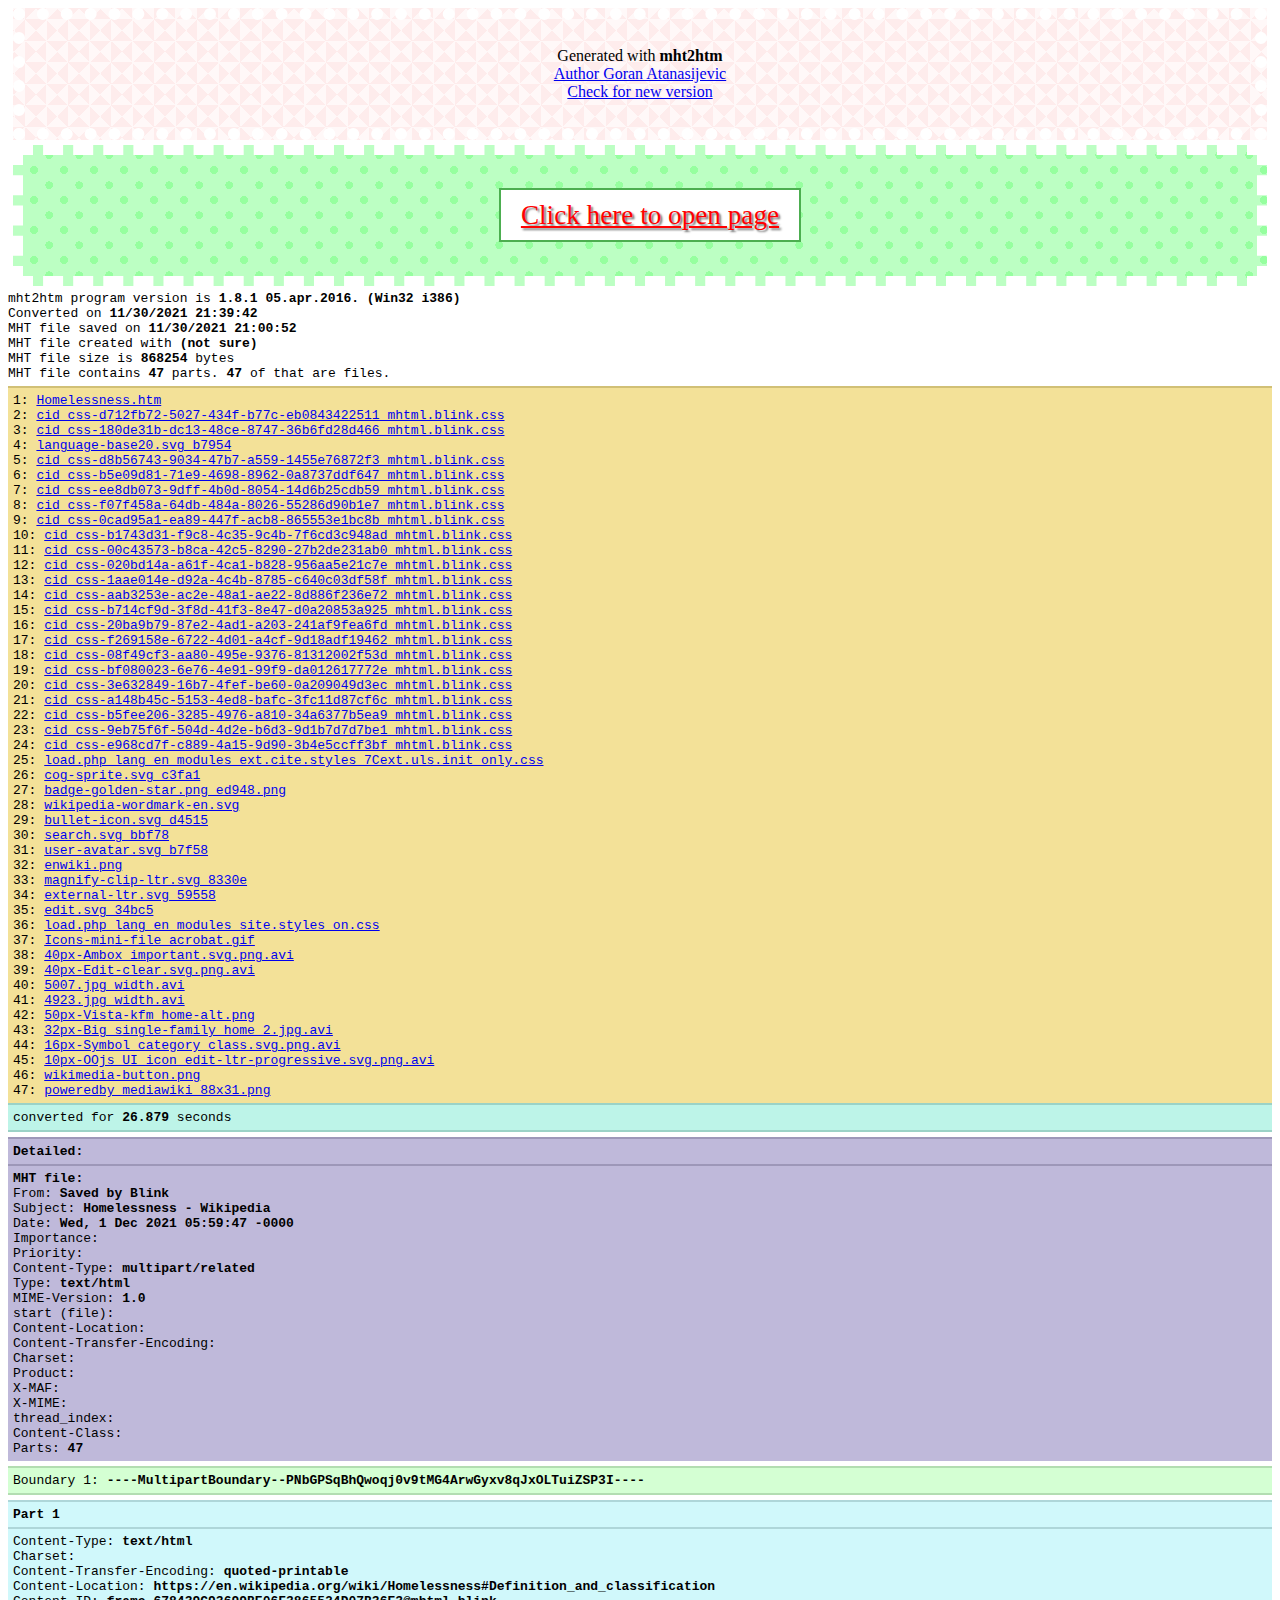
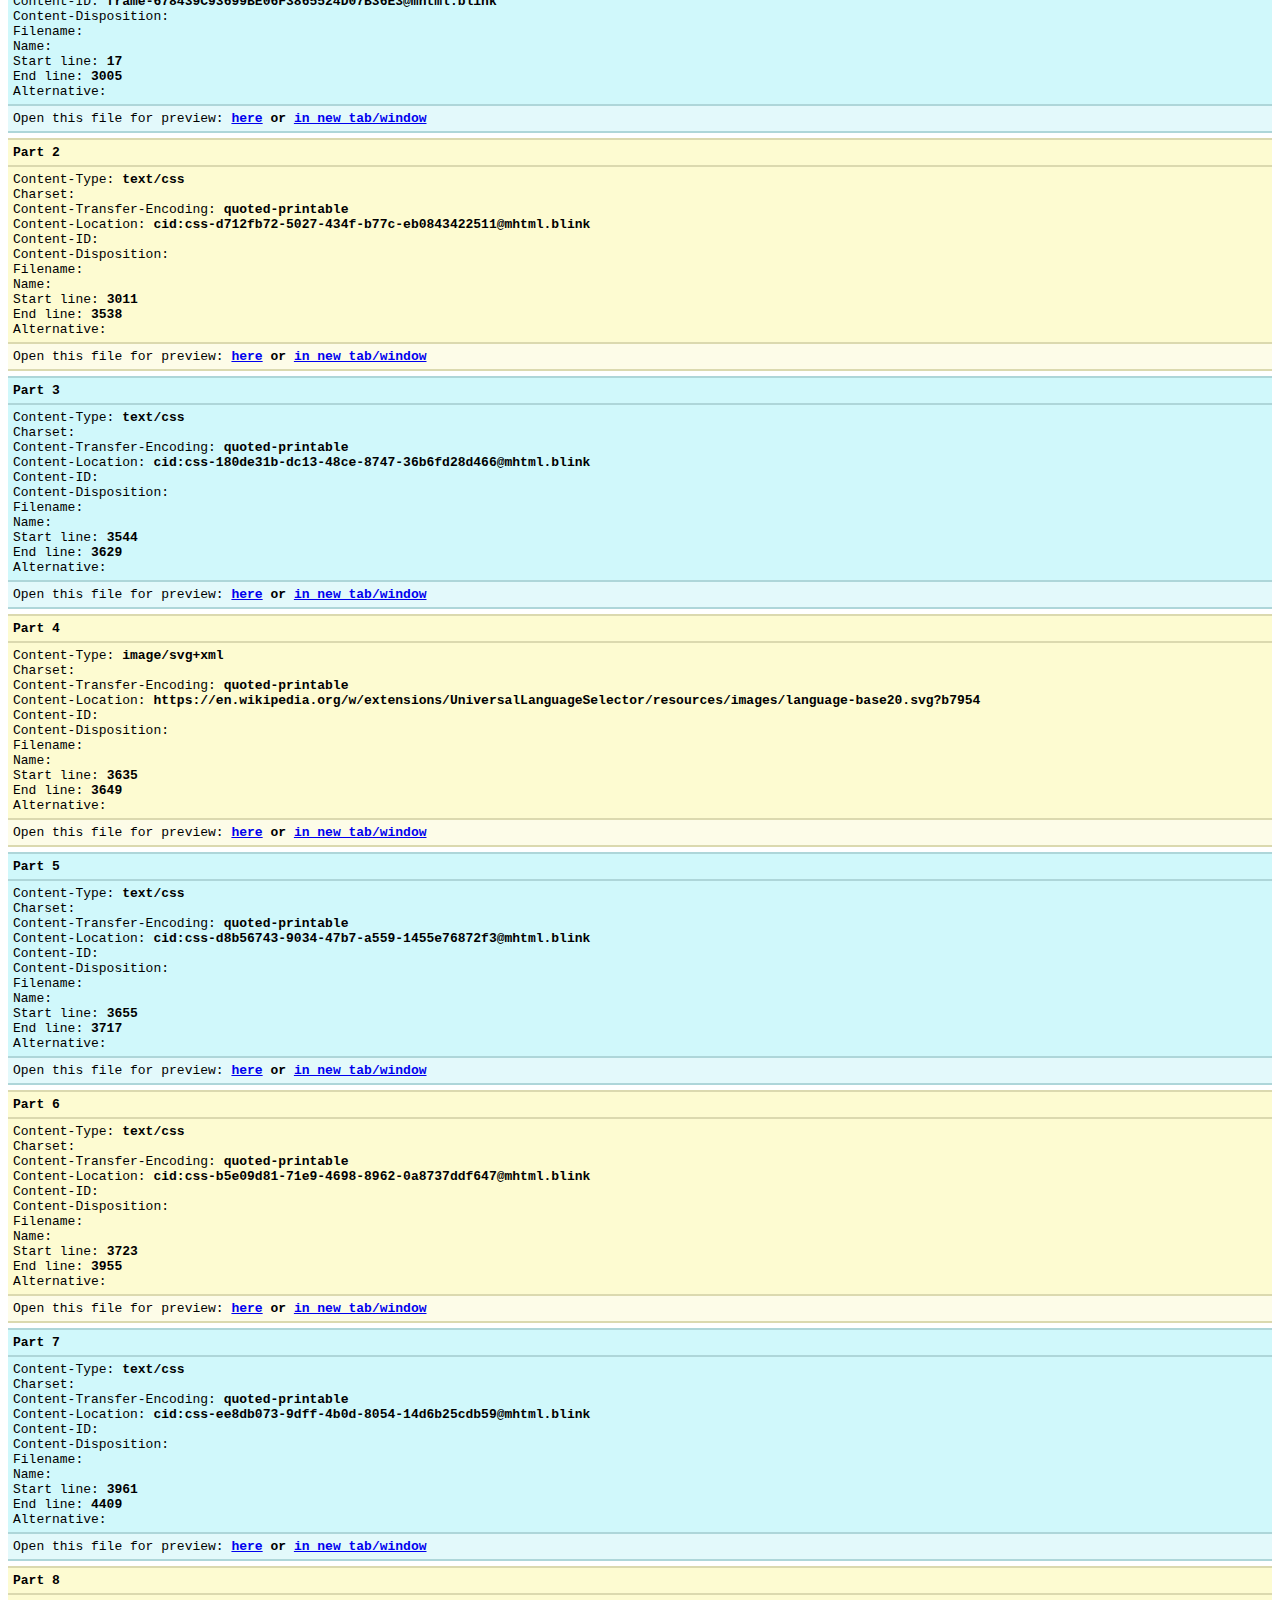
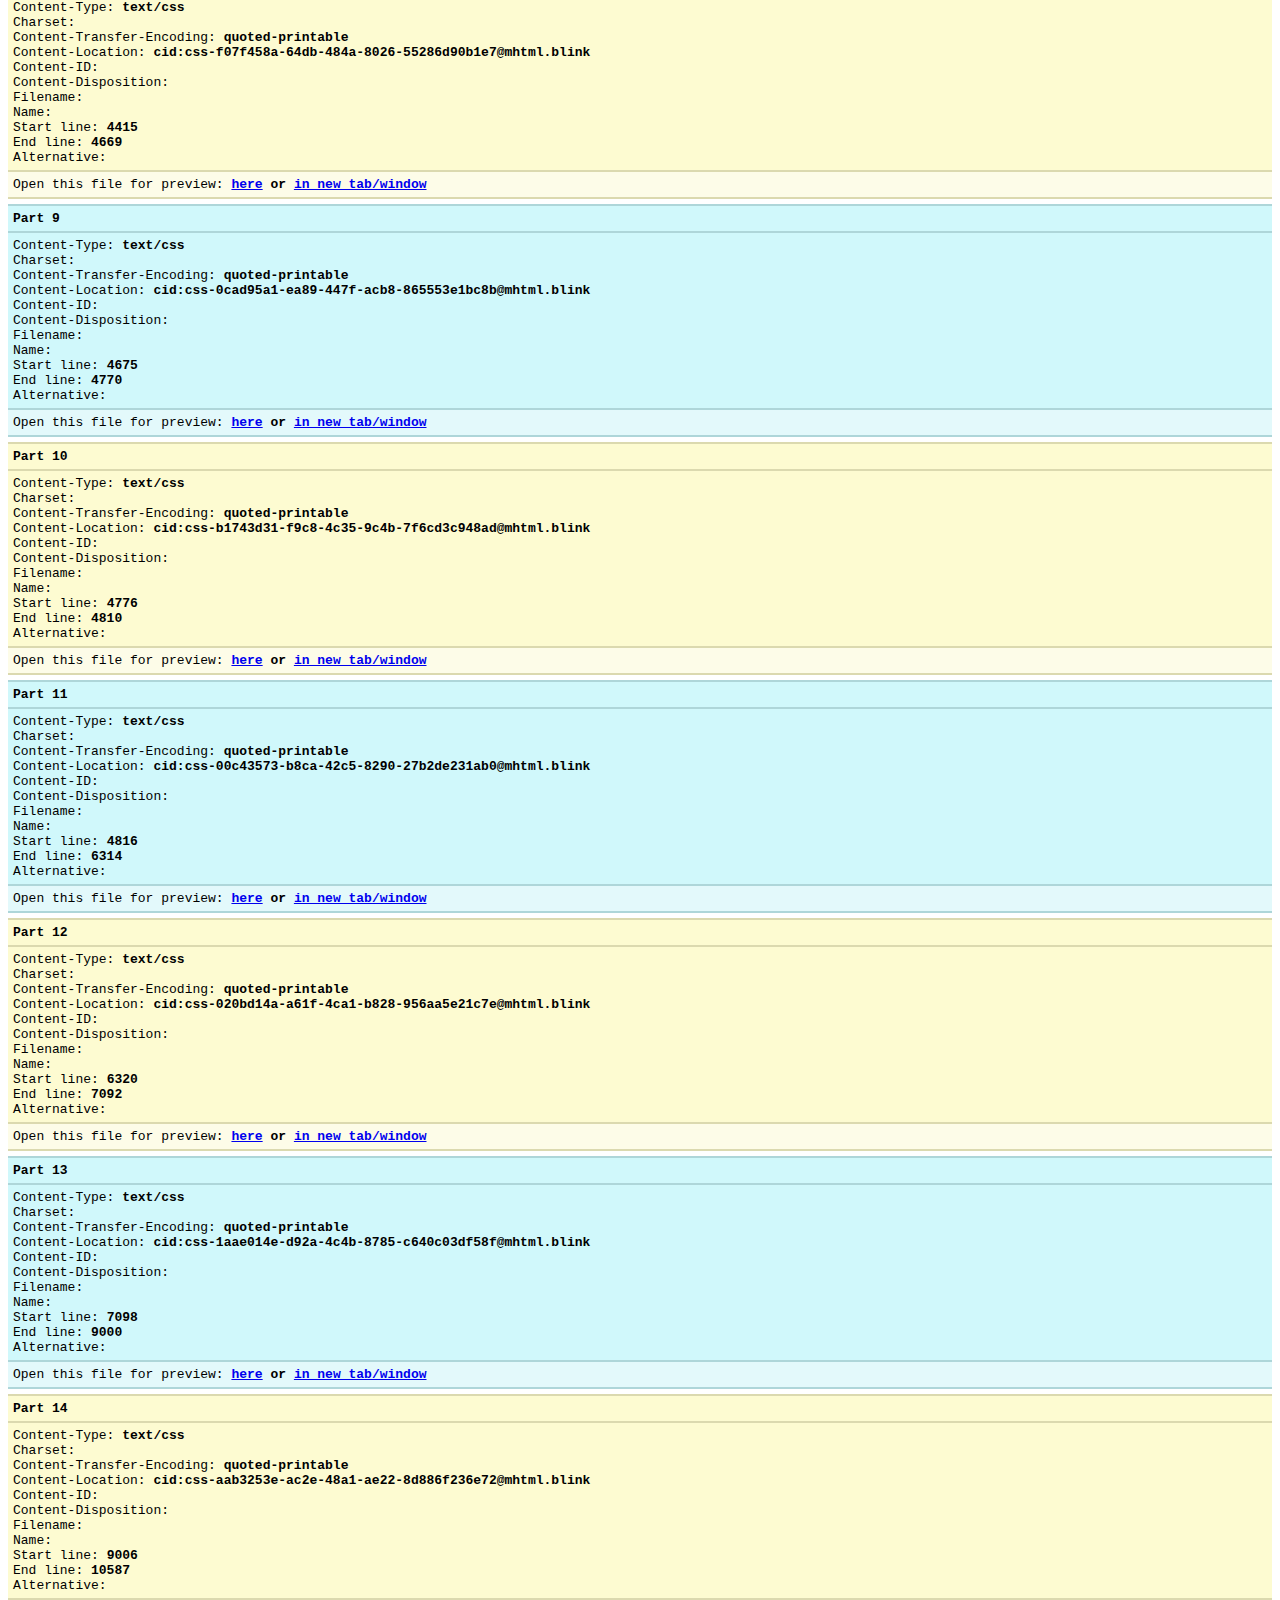
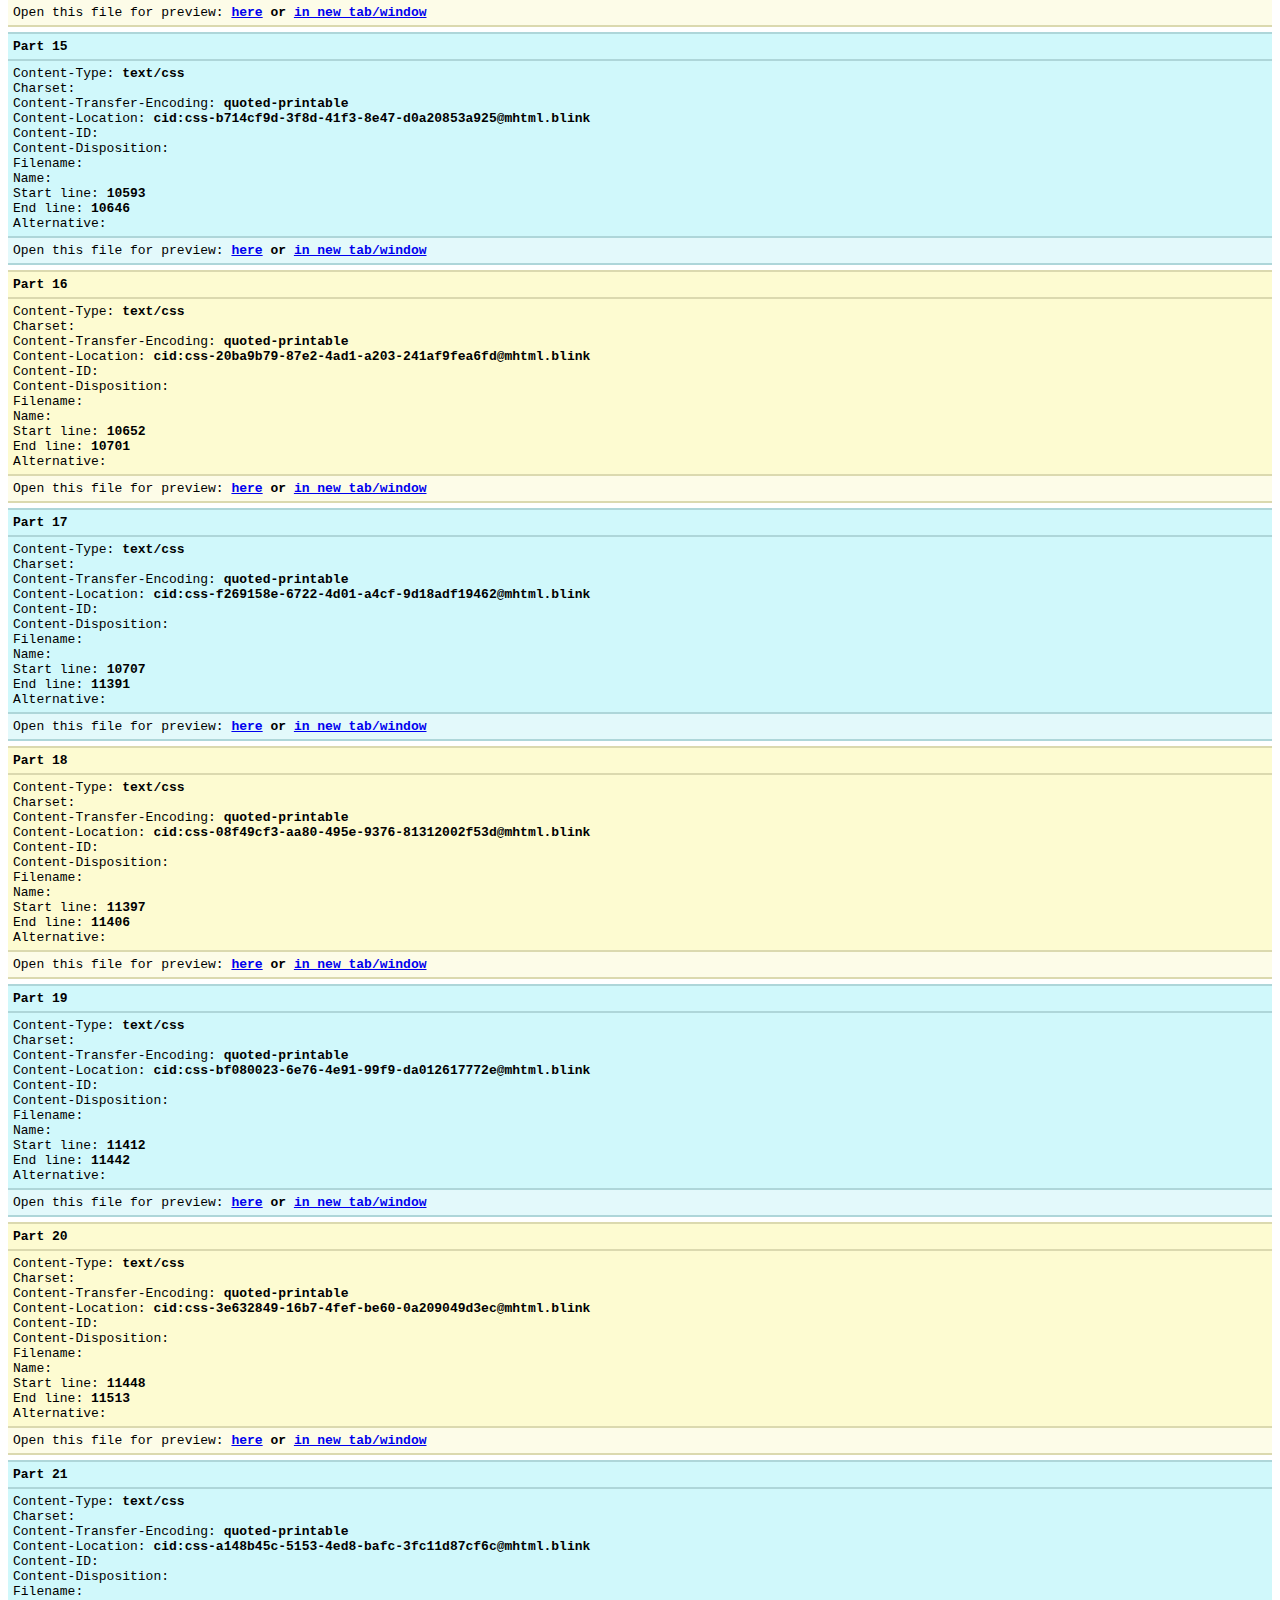
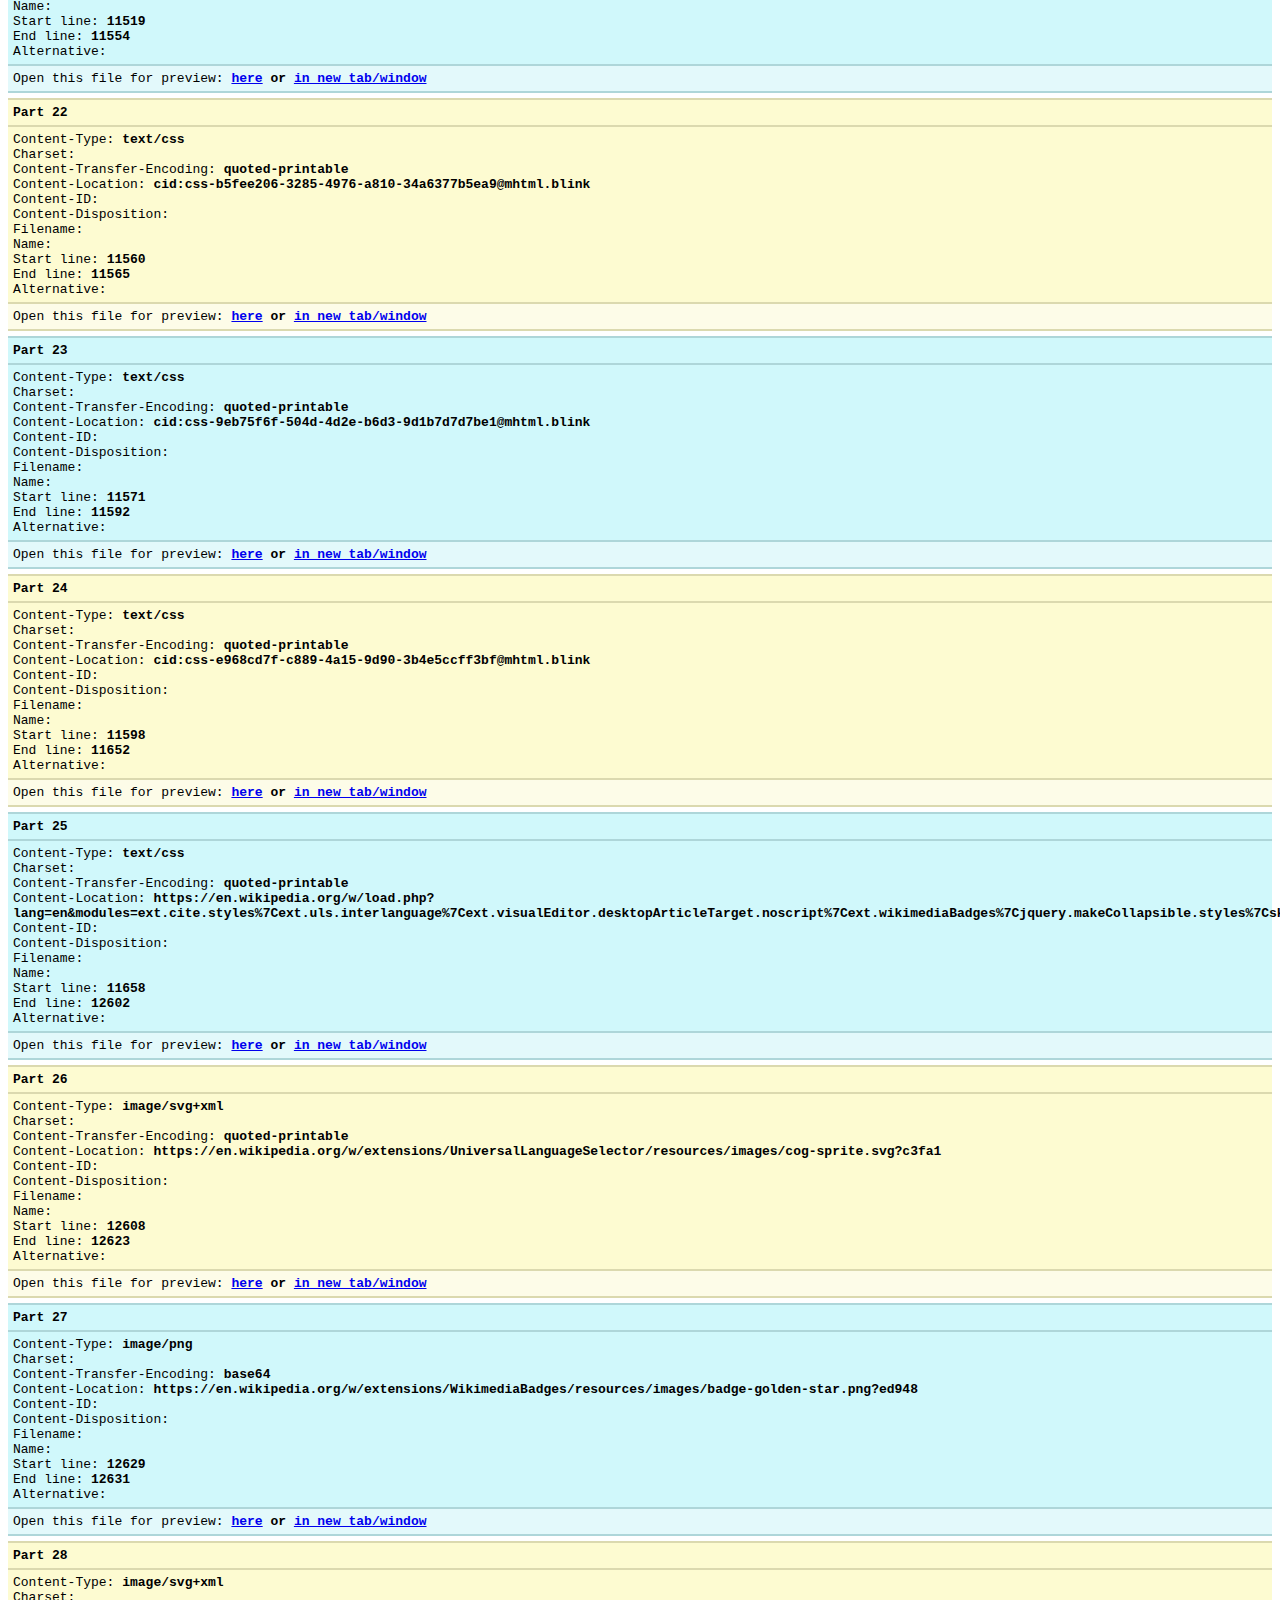
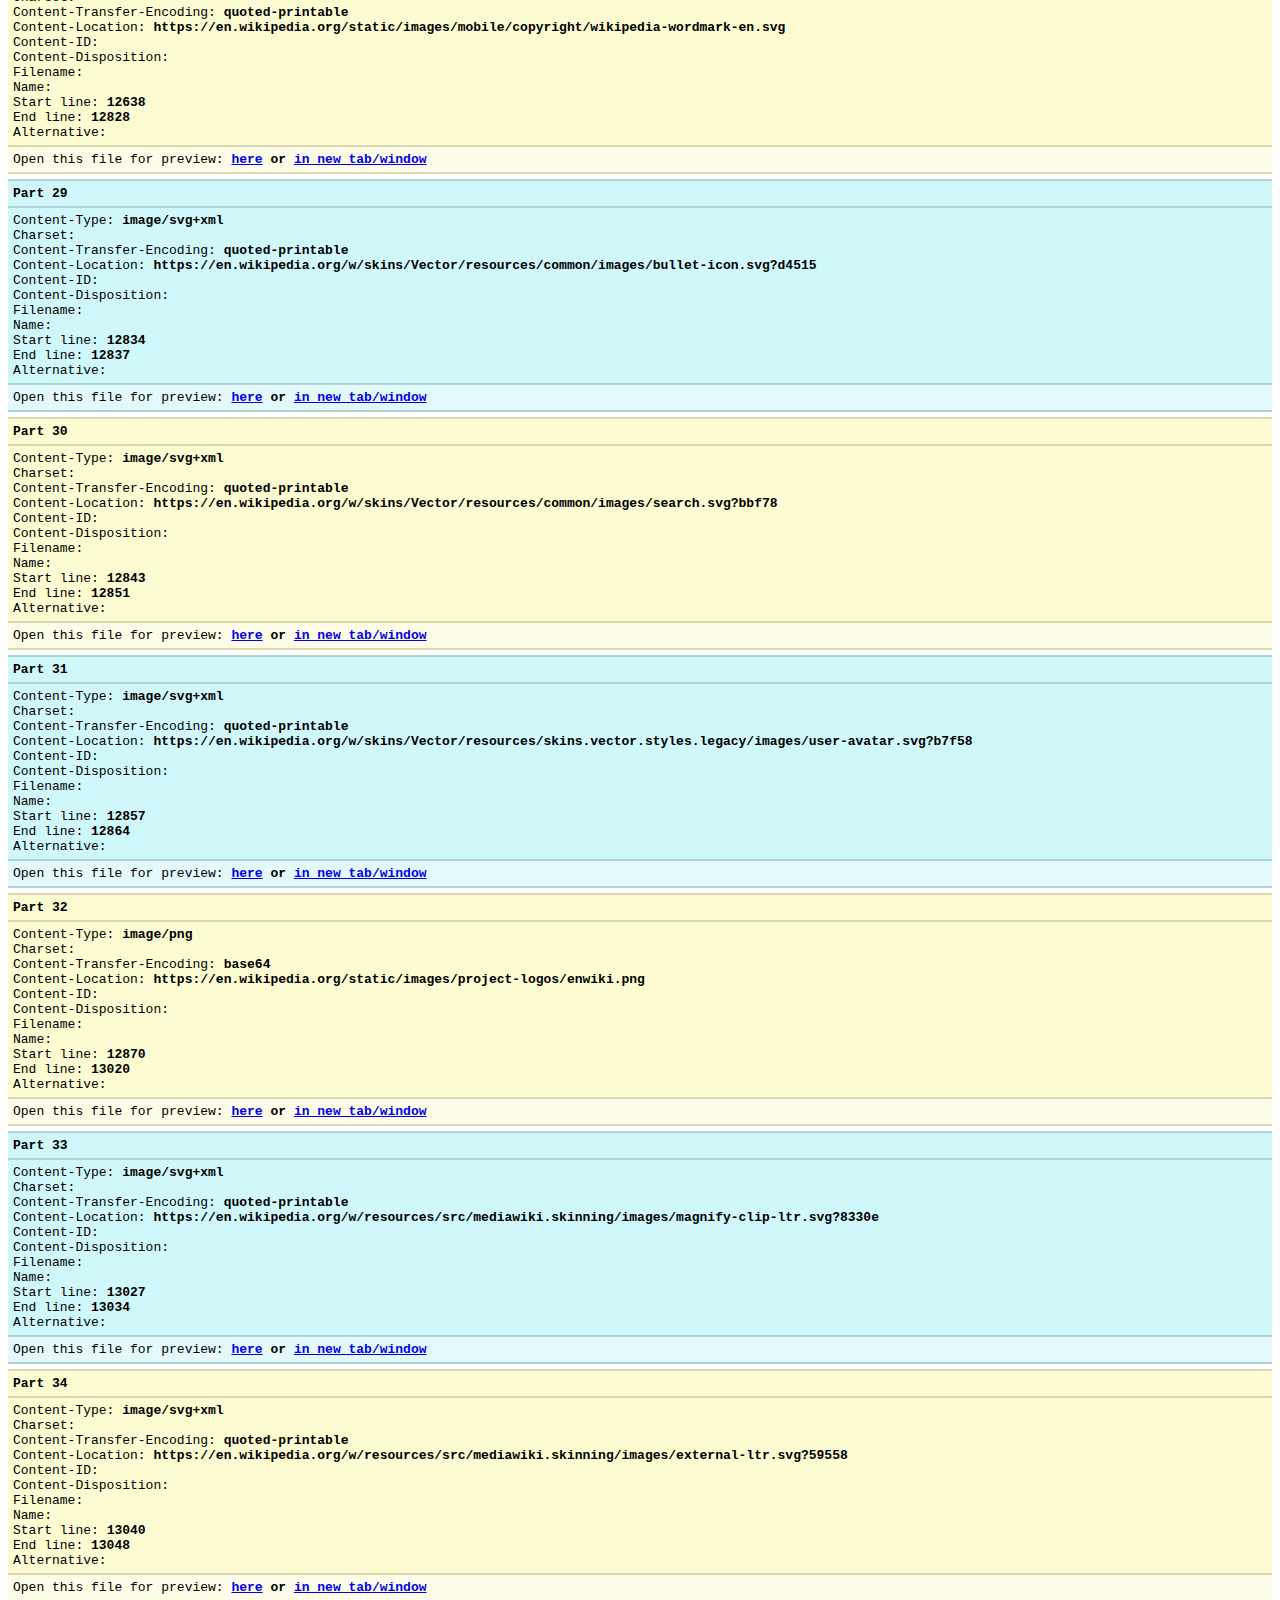
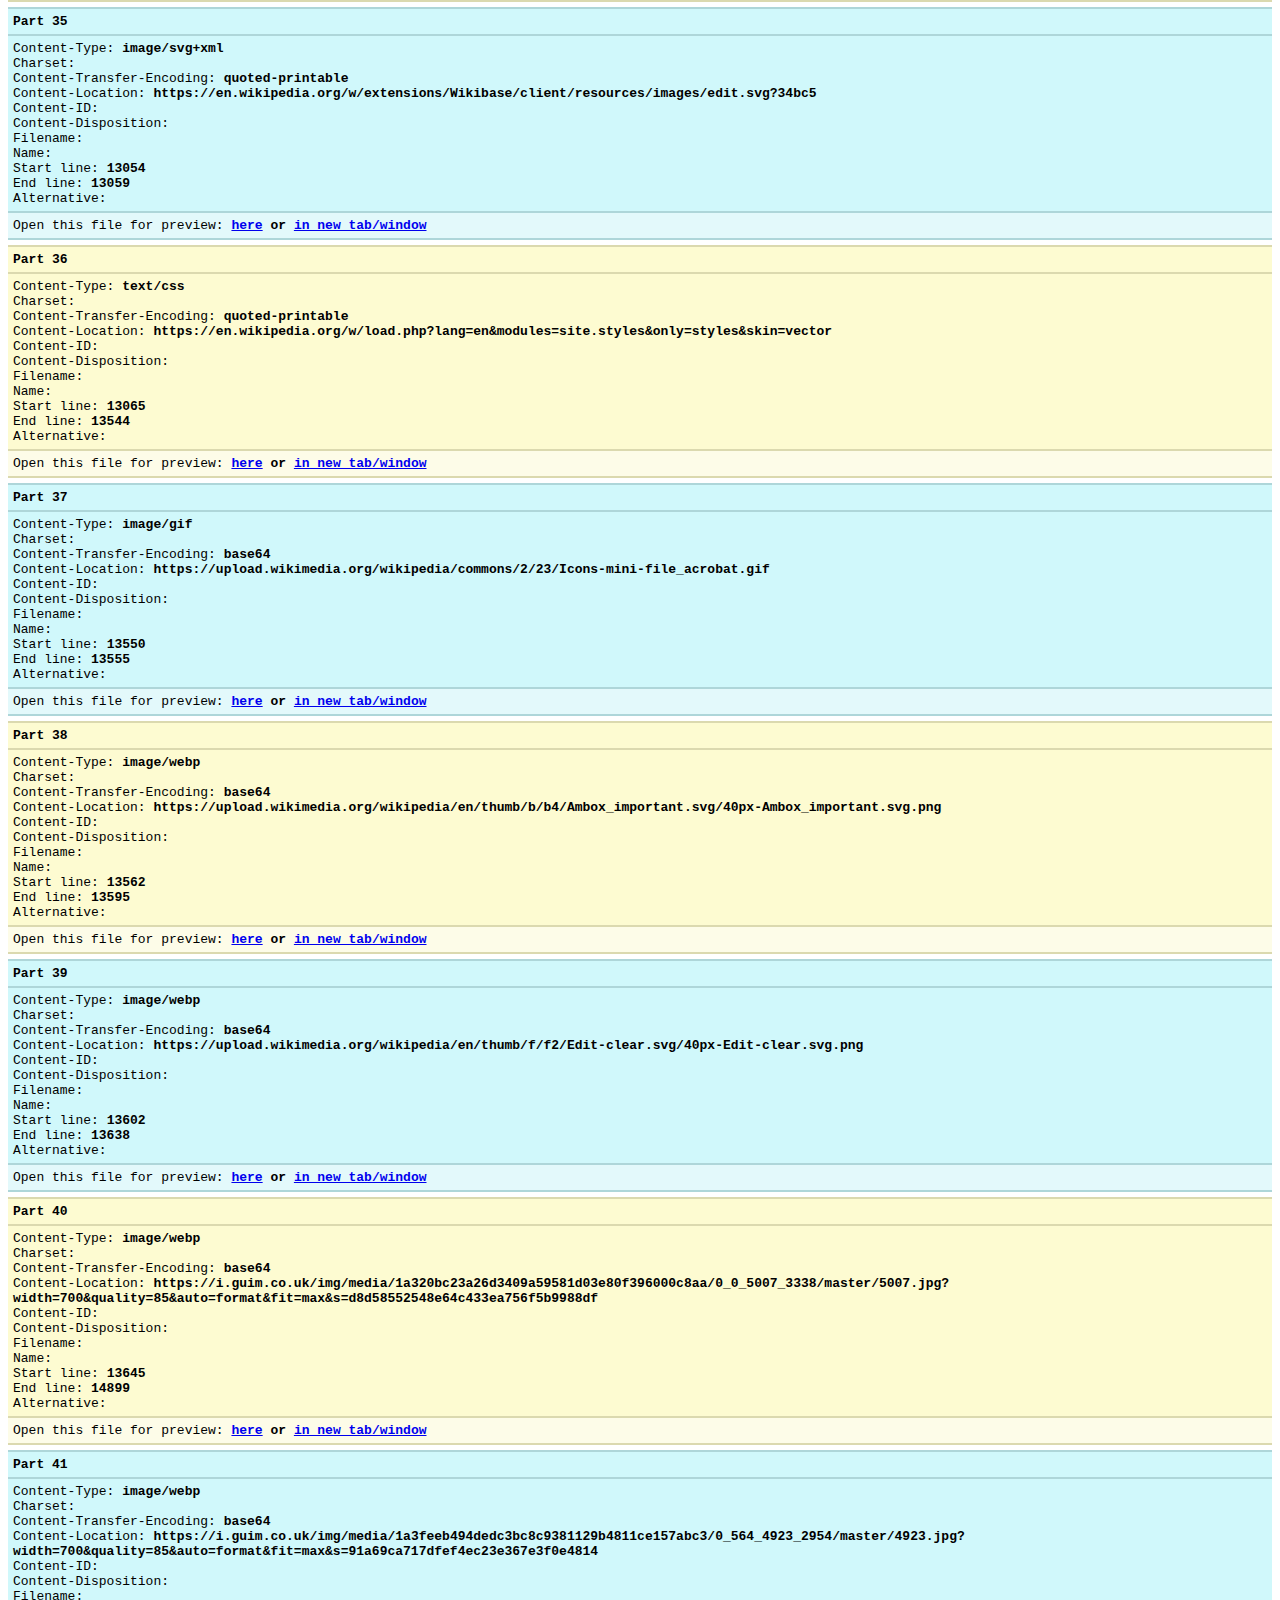
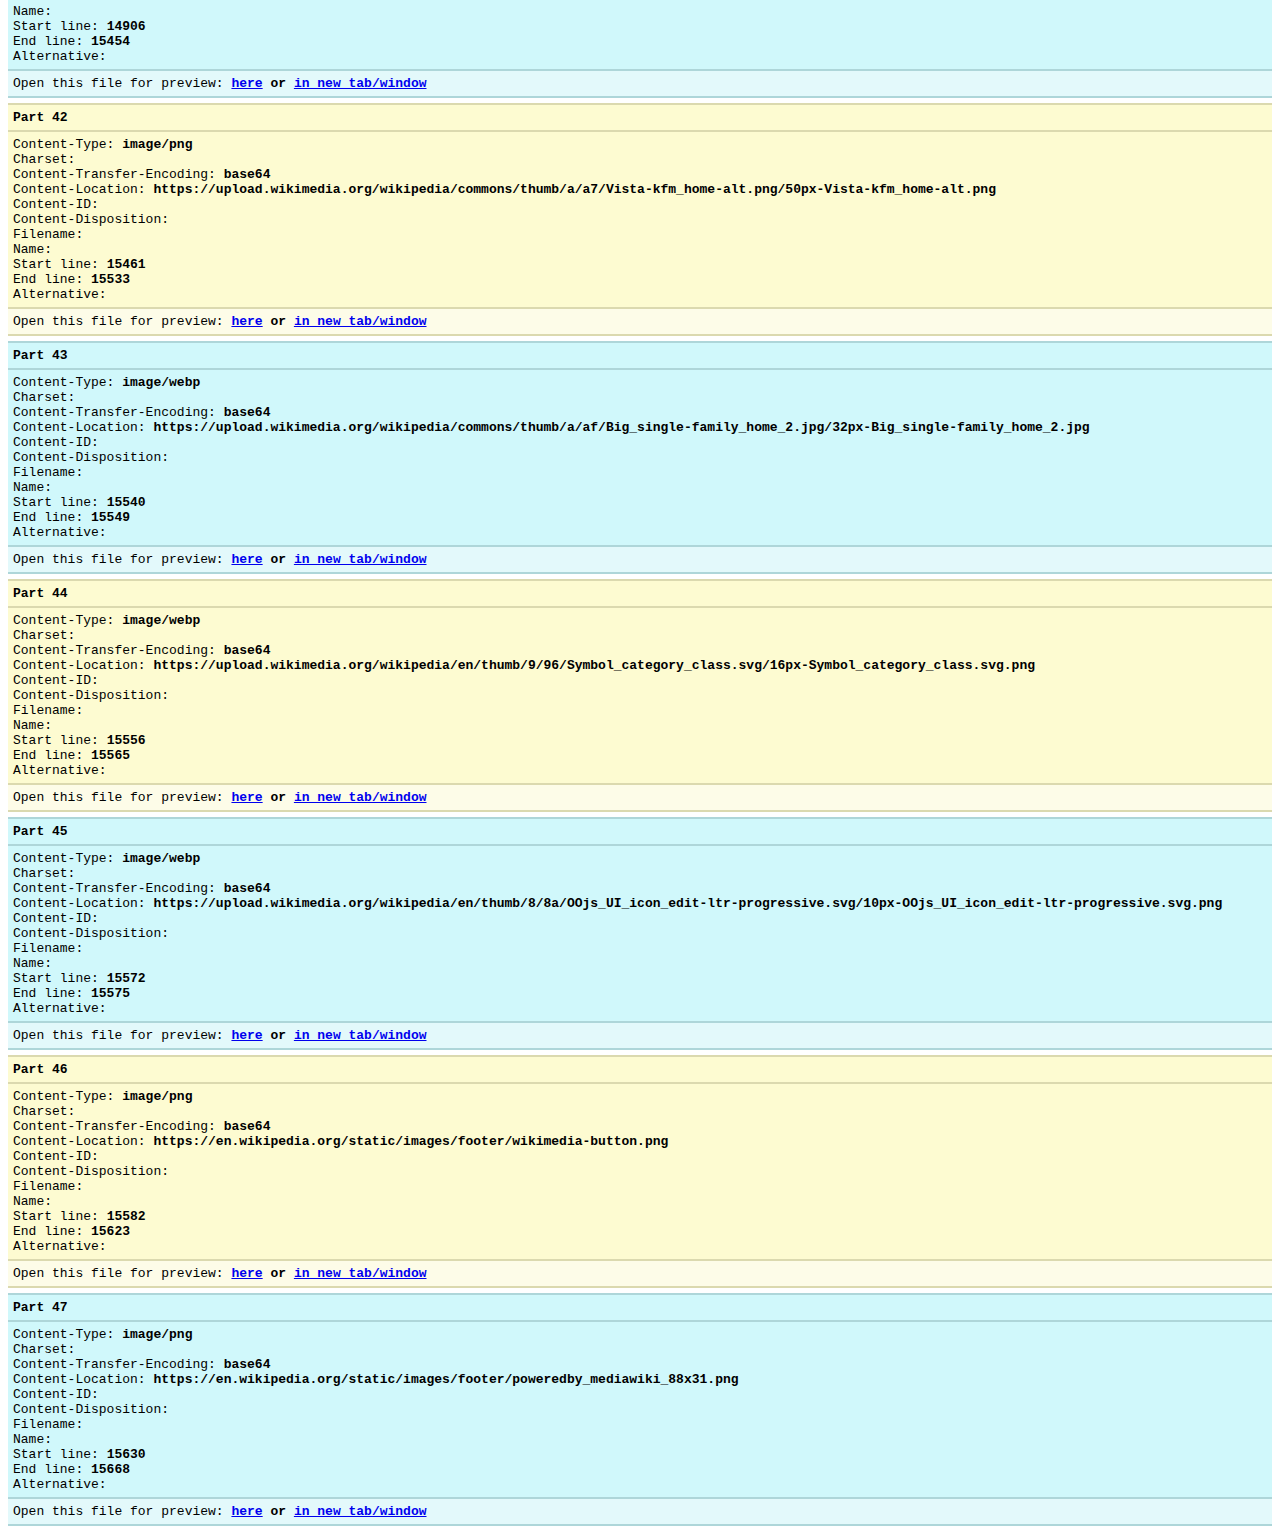
<file: _0_start_me.htm>
<html><head>
<body><div align=center style="border: 12px dotted #fff; padding:27px; margin: 5px; background: url([data-uri]); background-color: #fdacaf;">
Generated with <b>mht2htm</b><br><a href="mailto:bajaatan@yahoo.com">Author Goran Atanasijevic</a><br><a href="http://pgm.bpalanka.com">Check for new version</a></div><div align=center style="border: 10px dashed #fff; padding:45px 0px; margin: 5px; background: url([data-uri]); BACKGROUND-COLOR: #9fd5ff;">
<a href="Homelessness.htm" style="background-color: #fff; color: #f00; font-size: 170%; border: 2px solid #4cae50; padding: 10px 20px; text-align: center; text-shadow: 2px 2px 2px #777; margin-left: 20px;">Click here to open page</a>
</div>
<code> mht2htm program version is <b>1.8.1 05.apr.2016.  (Win32 i386)</b><br>
Converted on <b>11/30/2021 21:39:42</b><br>
MHT file saved on <b>11/30/2021 21:00:52</b><br>
MHT file created with <b>(not sure)</b><br>
MHT file size is <b>868254</b> bytes<br>
MHT file contains <b>47</b> parts. <b>47</b> of that are files.<br>
<div style="background-color: #f3e198; margin-top: 5px; border-top: 2px solid #D1C076; padding: 5px;">
1: <a href="Homelessness.htm">Homelessness.htm</a><br>
2: <a href="cid_css-d712fb72-5027-434f-b77c-eb0843422511_mhtml.blink.css">cid_css-d712fb72-5027-434f-b77c-eb0843422511_mhtml.blink.css</a><br>
3: <a href="cid_css-180de31b-dc13-48ce-8747-36b6fd28d466_mhtml.blink.css">cid_css-180de31b-dc13-48ce-8747-36b6fd28d466_mhtml.blink.css</a><br>
4: <a href="language-base20.svg_b7954">language-base20.svg_b7954</a><br>
5: <a href="cid_css-d8b56743-9034-47b7-a559-1455e76872f3_mhtml.blink.css">cid_css-d8b56743-9034-47b7-a559-1455e76872f3_mhtml.blink.css</a><br>
6: <a href="cid_css-b5e09d81-71e9-4698-8962-0a8737ddf647_mhtml.blink.css">cid_css-b5e09d81-71e9-4698-8962-0a8737ddf647_mhtml.blink.css</a><br>
7: <a href="cid_css-ee8db073-9dff-4b0d-8054-14d6b25cdb59_mhtml.blink.css">cid_css-ee8db073-9dff-4b0d-8054-14d6b25cdb59_mhtml.blink.css</a><br>
8: <a href="cid_css-f07f458a-64db-484a-8026-55286d90b1e7_mhtml.blink.css">cid_css-f07f458a-64db-484a-8026-55286d90b1e7_mhtml.blink.css</a><br>
9: <a href="cid_css-0cad95a1-ea89-447f-acb8-865553e1bc8b_mhtml.blink.css">cid_css-0cad95a1-ea89-447f-acb8-865553e1bc8b_mhtml.blink.css</a><br>
10: <a href="cid_css-b1743d31-f9c8-4c35-9c4b-7f6cd3c948ad_mhtml.blink.css">cid_css-b1743d31-f9c8-4c35-9c4b-7f6cd3c948ad_mhtml.blink.css</a><br>
11: <a href="cid_css-00c43573-b8ca-42c5-8290-27b2de231ab0_mhtml.blink.css">cid_css-00c43573-b8ca-42c5-8290-27b2de231ab0_mhtml.blink.css</a><br>
12: <a href="cid_css-020bd14a-a61f-4ca1-b828-956aa5e21c7e_mhtml.blink.css">cid_css-020bd14a-a61f-4ca1-b828-956aa5e21c7e_mhtml.blink.css</a><br>
13: <a href="cid_css-1aae014e-d92a-4c4b-8785-c640c03df58f_mhtml.blink.css">cid_css-1aae014e-d92a-4c4b-8785-c640c03df58f_mhtml.blink.css</a><br>
14: <a href="cid_css-aab3253e-ac2e-48a1-ae22-8d886f236e72_mhtml.blink.css">cid_css-aab3253e-ac2e-48a1-ae22-8d886f236e72_mhtml.blink.css</a><br>
15: <a href="cid_css-b714cf9d-3f8d-41f3-8e47-d0a20853a925_mhtml.blink.css">cid_css-b714cf9d-3f8d-41f3-8e47-d0a20853a925_mhtml.blink.css</a><br>
16: <a href="cid_css-20ba9b79-87e2-4ad1-a203-241af9fea6fd_mhtml.blink.css">cid_css-20ba9b79-87e2-4ad1-a203-241af9fea6fd_mhtml.blink.css</a><br>
17: <a href="cid_css-f269158e-6722-4d01-a4cf-9d18adf19462_mhtml.blink.css">cid_css-f269158e-6722-4d01-a4cf-9d18adf19462_mhtml.blink.css</a><br>
18: <a href="cid_css-08f49cf3-aa80-495e-9376-81312002f53d_mhtml.blink.css">cid_css-08f49cf3-aa80-495e-9376-81312002f53d_mhtml.blink.css</a><br>
19: <a href="cid_css-bf080023-6e76-4e91-99f9-da012617772e_mhtml.blink.css">cid_css-bf080023-6e76-4e91-99f9-da012617772e_mhtml.blink.css</a><br>
20: <a href="cid_css-3e632849-16b7-4fef-be60-0a209049d3ec_mhtml.blink.css">cid_css-3e632849-16b7-4fef-be60-0a209049d3ec_mhtml.blink.css</a><br>
21: <a href="cid_css-a148b45c-5153-4ed8-bafc-3fc11d87cf6c_mhtml.blink.css">cid_css-a148b45c-5153-4ed8-bafc-3fc11d87cf6c_mhtml.blink.css</a><br>
22: <a href="cid_css-b5fee206-3285-4976-a810-34a6377b5ea9_mhtml.blink.css">cid_css-b5fee206-3285-4976-a810-34a6377b5ea9_mhtml.blink.css</a><br>
23: <a href="cid_css-9eb75f6f-504d-4d2e-b6d3-9d1b7d7d7be1_mhtml.blink.css">cid_css-9eb75f6f-504d-4d2e-b6d3-9d1b7d7d7be1_mhtml.blink.css</a><br>
24: <a href="cid_css-e968cd7f-c889-4a15-9d90-3b4e5ccff3bf_mhtml.blink.css">cid_css-e968cd7f-c889-4a15-9d90-3b4e5ccff3bf_mhtml.blink.css</a><br>
25: <a href="load.php_lang_en_modules_ext.cite.styles_7Cext.uls.init_only.css">load.php_lang_en_modules_ext.cite.styles_7Cext.uls.init_only.css</a><br>
26: <a href="cog-sprite.svg_c3fa1">cog-sprite.svg_c3fa1</a><br>
27: <a href="badge-golden-star.png_ed948.png">badge-golden-star.png_ed948.png</a><br>
28: <a href="wikipedia-wordmark-en.svg">wikipedia-wordmark-en.svg</a><br>
29: <a href="bullet-icon.svg_d4515">bullet-icon.svg_d4515</a><br>
30: <a href="search.svg_bbf78">search.svg_bbf78</a><br>
31: <a href="user-avatar.svg_b7f58">user-avatar.svg_b7f58</a><br>
32: <a href="enwiki.png">enwiki.png</a><br>
33: <a href="magnify-clip-ltr.svg_8330e">magnify-clip-ltr.svg_8330e</a><br>
34: <a href="external-ltr.svg_59558">external-ltr.svg_59558</a><br>
35: <a href="edit.svg_34bc5">edit.svg_34bc5</a><br>
36: <a href="load.php_lang_en_modules_site.styles_on.css">load.php_lang_en_modules_site.styles_on.css</a><br>
37: <a href="Icons-mini-file_acrobat.gif">Icons-mini-file_acrobat.gif</a><br>
38: <a href="40px-Ambox_important.svg.png.avi">40px-Ambox_important.svg.png.avi</a><br>
39: <a href="40px-Edit-clear.svg.png.avi">40px-Edit-clear.svg.png.avi</a><br>
40: <a href="5007.jpg_width.avi">5007.jpg_width.avi</a><br>
41: <a href="4923.jpg_width.avi">4923.jpg_width.avi</a><br>
42: <a href="50px-Vista-kfm_home-alt.png">50px-Vista-kfm_home-alt.png</a><br>
43: <a href="32px-Big_single-family_home_2.jpg.avi">32px-Big_single-family_home_2.jpg.avi</a><br>
44: <a href="16px-Symbol_category_class.svg.png.avi">16px-Symbol_category_class.svg.png.avi</a><br>
45: <a href="10px-OOjs_UI_icon_edit-ltr-progressive.svg.png.avi">10px-OOjs_UI_icon_edit-ltr-progressive.svg.png.avi</a><br>
46: <a href="wikimedia-button.png">wikimedia-button.png</a><br>
47: <a href="poweredby_mediawiki_88x31.png">poweredby_mediawiki_88x31.png</a><br>
</div><div style="background-color: #bdf4e8; border-top: 2px solid #9bd2c6; border-bottom: 2px solid #9bd2c6; padding: 5px;">
converted for <b>26.879</b> seconds</div>
<div style="background-color: #bfb9da; margin-top: 5px; border-top: 2px solid #9d97b8; padding: 5px;"><b>Detailed:</b></div>
<div style="background-color: #bfb9da; border-top: 2px solid #9d97b8; padding: 5px;"><b>MHT file:</b><br>
From: <b>Saved by Blink</b><br>
Subject: <b>Homelessness - Wikipedia</b><br>
Date: <b>Wed, 1 Dec 2021 05:59:47 -0000</b><br>
Importance: <b></b><br>
Priority: <b></b><br>
Content-Type: <b>multipart/related</b><br>
Type: <b>text/html</b><br>
MIME-Version: <b>1.0</b><br>
start (file): <b></b><br>
Content-Location: <b></b><br>
Content-Transfer-Encoding: <b></b><br>
Charset: <b></b><br>
Product: <b></b><br>
X-MAF: <b></b><br>
X-MIME: <b></b><br>
thread_index: <b></b><br>
Content-Class: <b></b><br>
Parts: <b>47</b><br></div>
<div style="background-color: #d4ffd3; margin-top: 5px; border-top: 2px solid #b2ddb1; border-bottom: 2px solid #b2ddb1; padding: 5px;">
Boundary 1: <b>----MultipartBoundary--PNbGPSqBhQwoqj0v9tMG4ArwGyxv8qJxOLTuiZSP3I----</b><br>
</div>
<div style="background-color: #d0f8fb; margin-top: 5px; border-top: 2px solid #aed6d9; padding: 5px;">
<b>Part 1</b></div>
<div style="background-color: #d0f8fb; border-top: 2px solid #aed6d9; padding: 5px;">
Content-Type: <b>text/html</b><br>
Charset: <b></b><br>
Content-Transfer-Encoding: <b>quoted-printable</b><br>
Content-Location: <b>https://en.wikipedia.org/wiki/Homelessness#Definition_and_classification</b><br>
Content-ID: <b>frame-678439C93699BE06F3865524D07B36E3@mhtml.blink</b><br>
Content-Disposition: <b></b><br>
Filename: <b></b><br>
Name: <b></b><br>
Start line: <b>17</b><br>
End line: <b>3005</b><br>
Alternative: <b></b><br>
</div>
<div style="background-color: #e3f9fb; border-top: 2px solid #aed6d9; border-bottom: 2px solid #aed6d9; padding: 5px;">
Open this file for preview: <b><a href="Homelessness.htm">here</a> or <a href="Homelessness.htm" target="_blank">in new tab/window</a></b><br></div>
<div style="background-color: #fdfbd1; margin-top: 5px; border-top: 2px solid #dbd9af; padding: 5px;">
<b>Part 2</b></div>
<div style="background-color: #fdfbd1; border-top: 2px solid #dbd9af; padding: 5px;">
Content-Type: <b>text/css</b><br>
Charset: <b></b><br>
Content-Transfer-Encoding: <b>quoted-printable</b><br>
Content-Location: <b>cid:css-d712fb72-5027-434f-b77c-eb0843422511@mhtml.blink</b><br>
Content-ID: <b></b><br>
Content-Disposition: <b></b><br>
Filename: <b></b><br>
Name: <b></b><br>
Start line: <b>3011</b><br>
End line: <b>3538</b><br>
Alternative: <b></b><br>
</div>
<div style="background-color: #fdfce8; border-top: 2px solid #dbd9af; border-bottom: 2px solid #dbd9af; padding: 5px;">
Open this file for preview: <b><a href="cid_css-d712fb72-5027-434f-b77c-eb0843422511_mhtml.blink.css">here</a> or <a href="cid_css-d712fb72-5027-434f-b77c-eb0843422511_mhtml.blink.css" target="_blank">in new tab/window</a></b><br></div>
<div style="background-color: #d0f8fb; margin-top: 5px; border-top: 2px solid #aed6d9; padding: 5px;">
<b>Part 3</b></div>
<div style="background-color: #d0f8fb; border-top: 2px solid #aed6d9; padding: 5px;">
Content-Type: <b>text/css</b><br>
Charset: <b></b><br>
Content-Transfer-Encoding: <b>quoted-printable</b><br>
Content-Location: <b>cid:css-180de31b-dc13-48ce-8747-36b6fd28d466@mhtml.blink</b><br>
Content-ID: <b></b><br>
Content-Disposition: <b></b><br>
Filename: <b></b><br>
Name: <b></b><br>
Start line: <b>3544</b><br>
End line: <b>3629</b><br>
Alternative: <b></b><br>
</div>
<div style="background-color: #e3f9fb; border-top: 2px solid #aed6d9; border-bottom: 2px solid #aed6d9; padding: 5px;">
Open this file for preview: <b><a href="cid_css-180de31b-dc13-48ce-8747-36b6fd28d466_mhtml.blink.css">here</a> or <a href="cid_css-180de31b-dc13-48ce-8747-36b6fd28d466_mhtml.blink.css" target="_blank">in new tab/window</a></b><br></div>
<div style="background-color: #fdfbd1; margin-top: 5px; border-top: 2px solid #dbd9af; padding: 5px;">
<b>Part 4</b></div>
<div style="background-color: #fdfbd1; border-top: 2px solid #dbd9af; padding: 5px;">
Content-Type: <b>image/svg+xml</b><br>
Charset: <b></b><br>
Content-Transfer-Encoding: <b>quoted-printable</b><br>
Content-Location: <b>https://en.wikipedia.org/w/extensions/UniversalLanguageSelector/resources/images/language-base20.svg?b7954</b><br>
Content-ID: <b></b><br>
Content-Disposition: <b></b><br>
Filename: <b></b><br>
Name: <b></b><br>
Start line: <b>3635</b><br>
End line: <b>3649</b><br>
Alternative: <b></b><br>
</div>
<div style="background-color: #fdfce8; border-top: 2px solid #dbd9af; border-bottom: 2px solid #dbd9af; padding: 5px;">
Open this file for preview: <b><a href="language-base20.svg_b7954">here</a> or <a href="language-base20.svg_b7954" target="_blank">in new tab/window</a></b><br></div>
<div style="background-color: #d0f8fb; margin-top: 5px; border-top: 2px solid #aed6d9; padding: 5px;">
<b>Part 5</b></div>
<div style="background-color: #d0f8fb; border-top: 2px solid #aed6d9; padding: 5px;">
Content-Type: <b>text/css</b><br>
Charset: <b></b><br>
Content-Transfer-Encoding: <b>quoted-printable</b><br>
Content-Location: <b>cid:css-d8b56743-9034-47b7-a559-1455e76872f3@mhtml.blink</b><br>
Content-ID: <b></b><br>
Content-Disposition: <b></b><br>
Filename: <b></b><br>
Name: <b></b><br>
Start line: <b>3655</b><br>
End line: <b>3717</b><br>
Alternative: <b></b><br>
</div>
<div style="background-color: #e3f9fb; border-top: 2px solid #aed6d9; border-bottom: 2px solid #aed6d9; padding: 5px;">
Open this file for preview: <b><a href="cid_css-d8b56743-9034-47b7-a559-1455e76872f3_mhtml.blink.css">here</a> or <a href="cid_css-d8b56743-9034-47b7-a559-1455e76872f3_mhtml.blink.css" target="_blank">in new tab/window</a></b><br></div>
<div style="background-color: #fdfbd1; margin-top: 5px; border-top: 2px solid #dbd9af; padding: 5px;">
<b>Part 6</b></div>
<div style="background-color: #fdfbd1; border-top: 2px solid #dbd9af; padding: 5px;">
Content-Type: <b>text/css</b><br>
Charset: <b></b><br>
Content-Transfer-Encoding: <b>quoted-printable</b><br>
Content-Location: <b>cid:css-b5e09d81-71e9-4698-8962-0a8737ddf647@mhtml.blink</b><br>
Content-ID: <b></b><br>
Content-Disposition: <b></b><br>
Filename: <b></b><br>
Name: <b></b><br>
Start line: <b>3723</b><br>
End line: <b>3955</b><br>
Alternative: <b></b><br>
</div>
<div style="background-color: #fdfce8; border-top: 2px solid #dbd9af; border-bottom: 2px solid #dbd9af; padding: 5px;">
Open this file for preview: <b><a href="cid_css-b5e09d81-71e9-4698-8962-0a8737ddf647_mhtml.blink.css">here</a> or <a href="cid_css-b5e09d81-71e9-4698-8962-0a8737ddf647_mhtml.blink.css" target="_blank">in new tab/window</a></b><br></div>
<div style="background-color: #d0f8fb; margin-top: 5px; border-top: 2px solid #aed6d9; padding: 5px;">
<b>Part 7</b></div>
<div style="background-color: #d0f8fb; border-top: 2px solid #aed6d9; padding: 5px;">
Content-Type: <b>text/css</b><br>
Charset: <b></b><br>
Content-Transfer-Encoding: <b>quoted-printable</b><br>
Content-Location: <b>cid:css-ee8db073-9dff-4b0d-8054-14d6b25cdb59@mhtml.blink</b><br>
Content-ID: <b></b><br>
Content-Disposition: <b></b><br>
Filename: <b></b><br>
Name: <b></b><br>
Start line: <b>3961</b><br>
End line: <b>4409</b><br>
Alternative: <b></b><br>
</div>
<div style="background-color: #e3f9fb; border-top: 2px solid #aed6d9; border-bottom: 2px solid #aed6d9; padding: 5px;">
Open this file for preview: <b><a href="cid_css-ee8db073-9dff-4b0d-8054-14d6b25cdb59_mhtml.blink.css">here</a> or <a href="cid_css-ee8db073-9dff-4b0d-8054-14d6b25cdb59_mhtml.blink.css" target="_blank">in new tab/window</a></b><br></div>
<div style="background-color: #fdfbd1; margin-top: 5px; border-top: 2px solid #dbd9af; padding: 5px;">
<b>Part 8</b></div>
<div style="background-color: #fdfbd1; border-top: 2px solid #dbd9af; padding: 5px;">
Content-Type: <b>text/css</b><br>
Charset: <b></b><br>
Content-Transfer-Encoding: <b>quoted-printable</b><br>
Content-Location: <b>cid:css-f07f458a-64db-484a-8026-55286d90b1e7@mhtml.blink</b><br>
Content-ID: <b></b><br>
Content-Disposition: <b></b><br>
Filename: <b></b><br>
Name: <b></b><br>
Start line: <b>4415</b><br>
End line: <b>4669</b><br>
Alternative: <b></b><br>
</div>
<div style="background-color: #fdfce8; border-top: 2px solid #dbd9af; border-bottom: 2px solid #dbd9af; padding: 5px;">
Open this file for preview: <b><a href="cid_css-f07f458a-64db-484a-8026-55286d90b1e7_mhtml.blink.css">here</a> or <a href="cid_css-f07f458a-64db-484a-8026-55286d90b1e7_mhtml.blink.css" target="_blank">in new tab/window</a></b><br></div>
<div style="background-color: #d0f8fb; margin-top: 5px; border-top: 2px solid #aed6d9; padding: 5px;">
<b>Part 9</b></div>
<div style="background-color: #d0f8fb; border-top: 2px solid #aed6d9; padding: 5px;">
Content-Type: <b>text/css</b><br>
Charset: <b></b><br>
Content-Transfer-Encoding: <b>quoted-printable</b><br>
Content-Location: <b>cid:css-0cad95a1-ea89-447f-acb8-865553e1bc8b@mhtml.blink</b><br>
Content-ID: <b></b><br>
Content-Disposition: <b></b><br>
Filename: <b></b><br>
Name: <b></b><br>
Start line: <b>4675</b><br>
End line: <b>4770</b><br>
Alternative: <b></b><br>
</div>
<div style="background-color: #e3f9fb; border-top: 2px solid #aed6d9; border-bottom: 2px solid #aed6d9; padding: 5px;">
Open this file for preview: <b><a href="cid_css-0cad95a1-ea89-447f-acb8-865553e1bc8b_mhtml.blink.css">here</a> or <a href="cid_css-0cad95a1-ea89-447f-acb8-865553e1bc8b_mhtml.blink.css" target="_blank">in new tab/window</a></b><br></div>
<div style="background-color: #fdfbd1; margin-top: 5px; border-top: 2px solid #dbd9af; padding: 5px;">
<b>Part 10</b></div>
<div style="background-color: #fdfbd1; border-top: 2px solid #dbd9af; padding: 5px;">
Content-Type: <b>text/css</b><br>
Charset: <b></b><br>
Content-Transfer-Encoding: <b>quoted-printable</b><br>
Content-Location: <b>cid:css-b1743d31-f9c8-4c35-9c4b-7f6cd3c948ad@mhtml.blink</b><br>
Content-ID: <b></b><br>
Content-Disposition: <b></b><br>
Filename: <b></b><br>
Name: <b></b><br>
Start line: <b>4776</b><br>
End line: <b>4810</b><br>
Alternative: <b></b><br>
</div>
<div style="background-color: #fdfce8; border-top: 2px solid #dbd9af; border-bottom: 2px solid #dbd9af; padding: 5px;">
Open this file for preview: <b><a href="cid_css-b1743d31-f9c8-4c35-9c4b-7f6cd3c948ad_mhtml.blink.css">here</a> or <a href="cid_css-b1743d31-f9c8-4c35-9c4b-7f6cd3c948ad_mhtml.blink.css" target="_blank">in new tab/window</a></b><br></div>
<div style="background-color: #d0f8fb; margin-top: 5px; border-top: 2px solid #aed6d9; padding: 5px;">
<b>Part 11</b></div>
<div style="background-color: #d0f8fb; border-top: 2px solid #aed6d9; padding: 5px;">
Content-Type: <b>text/css</b><br>
Charset: <b></b><br>
Content-Transfer-Encoding: <b>quoted-printable</b><br>
Content-Location: <b>cid:css-00c43573-b8ca-42c5-8290-27b2de231ab0@mhtml.blink</b><br>
Content-ID: <b></b><br>
Content-Disposition: <b></b><br>
Filename: <b></b><br>
Name: <b></b><br>
Start line: <b>4816</b><br>
End line: <b>6314</b><br>
Alternative: <b></b><br>
</div>
<div style="background-color: #e3f9fb; border-top: 2px solid #aed6d9; border-bottom: 2px solid #aed6d9; padding: 5px;">
Open this file for preview: <b><a href="cid_css-00c43573-b8ca-42c5-8290-27b2de231ab0_mhtml.blink.css">here</a> or <a href="cid_css-00c43573-b8ca-42c5-8290-27b2de231ab0_mhtml.blink.css" target="_blank">in new tab/window</a></b><br></div>
<div style="background-color: #fdfbd1; margin-top: 5px; border-top: 2px solid #dbd9af; padding: 5px;">
<b>Part 12</b></div>
<div style="background-color: #fdfbd1; border-top: 2px solid #dbd9af; padding: 5px;">
Content-Type: <b>text/css</b><br>
Charset: <b></b><br>
Content-Transfer-Encoding: <b>quoted-printable</b><br>
Content-Location: <b>cid:css-020bd14a-a61f-4ca1-b828-956aa5e21c7e@mhtml.blink</b><br>
Content-ID: <b></b><br>
Content-Disposition: <b></b><br>
Filename: <b></b><br>
Name: <b></b><br>
Start line: <b>6320</b><br>
End line: <b>7092</b><br>
Alternative: <b></b><br>
</div>
<div style="background-color: #fdfce8; border-top: 2px solid #dbd9af; border-bottom: 2px solid #dbd9af; padding: 5px;">
Open this file for preview: <b><a href="cid_css-020bd14a-a61f-4ca1-b828-956aa5e21c7e_mhtml.blink.css">here</a> or <a href="cid_css-020bd14a-a61f-4ca1-b828-956aa5e21c7e_mhtml.blink.css" target="_blank">in new tab/window</a></b><br></div>
<div style="background-color: #d0f8fb; margin-top: 5px; border-top: 2px solid #aed6d9; padding: 5px;">
<b>Part 13</b></div>
<div style="background-color: #d0f8fb; border-top: 2px solid #aed6d9; padding: 5px;">
Content-Type: <b>text/css</b><br>
Charset: <b></b><br>
Content-Transfer-Encoding: <b>quoted-printable</b><br>
Content-Location: <b>cid:css-1aae014e-d92a-4c4b-8785-c640c03df58f@mhtml.blink</b><br>
Content-ID: <b></b><br>
Content-Disposition: <b></b><br>
Filename: <b></b><br>
Name: <b></b><br>
Start line: <b>7098</b><br>
End line: <b>9000</b><br>
Alternative: <b></b><br>
</div>
<div style="background-color: #e3f9fb; border-top: 2px solid #aed6d9; border-bottom: 2px solid #aed6d9; padding: 5px;">
Open this file for preview: <b><a href="cid_css-1aae014e-d92a-4c4b-8785-c640c03df58f_mhtml.blink.css">here</a> or <a href="cid_css-1aae014e-d92a-4c4b-8785-c640c03df58f_mhtml.blink.css" target="_blank">in new tab/window</a></b><br></div>
<div style="background-color: #fdfbd1; margin-top: 5px; border-top: 2px solid #dbd9af; padding: 5px;">
<b>Part 14</b></div>
<div style="background-color: #fdfbd1; border-top: 2px solid #dbd9af; padding: 5px;">
Content-Type: <b>text/css</b><br>
Charset: <b></b><br>
Content-Transfer-Encoding: <b>quoted-printable</b><br>
Content-Location: <b>cid:css-aab3253e-ac2e-48a1-ae22-8d886f236e72@mhtml.blink</b><br>
Content-ID: <b></b><br>
Content-Disposition: <b></b><br>
Filename: <b></b><br>
Name: <b></b><br>
Start line: <b>9006</b><br>
End line: <b>10587</b><br>
Alternative: <b></b><br>
</div>
<div style="background-color: #fdfce8; border-top: 2px solid #dbd9af; border-bottom: 2px solid #dbd9af; padding: 5px;">
Open this file for preview: <b><a href="cid_css-aab3253e-ac2e-48a1-ae22-8d886f236e72_mhtml.blink.css">here</a> or <a href="cid_css-aab3253e-ac2e-48a1-ae22-8d886f236e72_mhtml.blink.css" target="_blank">in new tab/window</a></b><br></div>
<div style="background-color: #d0f8fb; margin-top: 5px; border-top: 2px solid #aed6d9; padding: 5px;">
<b>Part 15</b></div>
<div style="background-color: #d0f8fb; border-top: 2px solid #aed6d9; padding: 5px;">
Content-Type: <b>text/css</b><br>
Charset: <b></b><br>
Content-Transfer-Encoding: <b>quoted-printable</b><br>
Content-Location: <b>cid:css-b714cf9d-3f8d-41f3-8e47-d0a20853a925@mhtml.blink</b><br>
Content-ID: <b></b><br>
Content-Disposition: <b></b><br>
Filename: <b></b><br>
Name: <b></b><br>
Start line: <b>10593</b><br>
End line: <b>10646</b><br>
Alternative: <b></b><br>
</div>
<div style="background-color: #e3f9fb; border-top: 2px solid #aed6d9; border-bottom: 2px solid #aed6d9; padding: 5px;">
Open this file for preview: <b><a href="cid_css-b714cf9d-3f8d-41f3-8e47-d0a20853a925_mhtml.blink.css">here</a> or <a href="cid_css-b714cf9d-3f8d-41f3-8e47-d0a20853a925_mhtml.blink.css" target="_blank">in new tab/window</a></b><br></div>
<div style="background-color: #fdfbd1; margin-top: 5px; border-top: 2px solid #dbd9af; padding: 5px;">
<b>Part 16</b></div>
<div style="background-color: #fdfbd1; border-top: 2px solid #dbd9af; padding: 5px;">
Content-Type: <b>text/css</b><br>
Charset: <b></b><br>
Content-Transfer-Encoding: <b>quoted-printable</b><br>
Content-Location: <b>cid:css-20ba9b79-87e2-4ad1-a203-241af9fea6fd@mhtml.blink</b><br>
Content-ID: <b></b><br>
Content-Disposition: <b></b><br>
Filename: <b></b><br>
Name: <b></b><br>
Start line: <b>10652</b><br>
End line: <b>10701</b><br>
Alternative: <b></b><br>
</div>
<div style="background-color: #fdfce8; border-top: 2px solid #dbd9af; border-bottom: 2px solid #dbd9af; padding: 5px;">
Open this file for preview: <b><a href="cid_css-20ba9b79-87e2-4ad1-a203-241af9fea6fd_mhtml.blink.css">here</a> or <a href="cid_css-20ba9b79-87e2-4ad1-a203-241af9fea6fd_mhtml.blink.css" target="_blank">in new tab/window</a></b><br></div>
<div style="background-color: #d0f8fb; margin-top: 5px; border-top: 2px solid #aed6d9; padding: 5px;">
<b>Part 17</b></div>
<div style="background-color: #d0f8fb; border-top: 2px solid #aed6d9; padding: 5px;">
Content-Type: <b>text/css</b><br>
Charset: <b></b><br>
Content-Transfer-Encoding: <b>quoted-printable</b><br>
Content-Location: <b>cid:css-f269158e-6722-4d01-a4cf-9d18adf19462@mhtml.blink</b><br>
Content-ID: <b></b><br>
Content-Disposition: <b></b><br>
Filename: <b></b><br>
Name: <b></b><br>
Start line: <b>10707</b><br>
End line: <b>11391</b><br>
Alternative: <b></b><br>
</div>
<div style="background-color: #e3f9fb; border-top: 2px solid #aed6d9; border-bottom: 2px solid #aed6d9; padding: 5px;">
Open this file for preview: <b><a href="cid_css-f269158e-6722-4d01-a4cf-9d18adf19462_mhtml.blink.css">here</a> or <a href="cid_css-f269158e-6722-4d01-a4cf-9d18adf19462_mhtml.blink.css" target="_blank">in new tab/window</a></b><br></div>
<div style="background-color: #fdfbd1; margin-top: 5px; border-top: 2px solid #dbd9af; padding: 5px;">
<b>Part 18</b></div>
<div style="background-color: #fdfbd1; border-top: 2px solid #dbd9af; padding: 5px;">
Content-Type: <b>text/css</b><br>
Charset: <b></b><br>
Content-Transfer-Encoding: <b>quoted-printable</b><br>
Content-Location: <b>cid:css-08f49cf3-aa80-495e-9376-81312002f53d@mhtml.blink</b><br>
Content-ID: <b></b><br>
Content-Disposition: <b></b><br>
Filename: <b></b><br>
Name: <b></b><br>
Start line: <b>11397</b><br>
End line: <b>11406</b><br>
Alternative: <b></b><br>
</div>
<div style="background-color: #fdfce8; border-top: 2px solid #dbd9af; border-bottom: 2px solid #dbd9af; padding: 5px;">
Open this file for preview: <b><a href="cid_css-08f49cf3-aa80-495e-9376-81312002f53d_mhtml.blink.css">here</a> or <a href="cid_css-08f49cf3-aa80-495e-9376-81312002f53d_mhtml.blink.css" target="_blank">in new tab/window</a></b><br></div>
<div style="background-color: #d0f8fb; margin-top: 5px; border-top: 2px solid #aed6d9; padding: 5px;">
<b>Part 19</b></div>
<div style="background-color: #d0f8fb; border-top: 2px solid #aed6d9; padding: 5px;">
Content-Type: <b>text/css</b><br>
Charset: <b></b><br>
Content-Transfer-Encoding: <b>quoted-printable</b><br>
Content-Location: <b>cid:css-bf080023-6e76-4e91-99f9-da012617772e@mhtml.blink</b><br>
Content-ID: <b></b><br>
Content-Disposition: <b></b><br>
Filename: <b></b><br>
Name: <b></b><br>
Start line: <b>11412</b><br>
End line: <b>11442</b><br>
Alternative: <b></b><br>
</div>
<div style="background-color: #e3f9fb; border-top: 2px solid #aed6d9; border-bottom: 2px solid #aed6d9; padding: 5px;">
Open this file for preview: <b><a href="cid_css-bf080023-6e76-4e91-99f9-da012617772e_mhtml.blink.css">here</a> or <a href="cid_css-bf080023-6e76-4e91-99f9-da012617772e_mhtml.blink.css" target="_blank">in new tab/window</a></b><br></div>
<div style="background-color: #fdfbd1; margin-top: 5px; border-top: 2px solid #dbd9af; padding: 5px;">
<b>Part 20</b></div>
<div style="background-color: #fdfbd1; border-top: 2px solid #dbd9af; padding: 5px;">
Content-Type: <b>text/css</b><br>
Charset: <b></b><br>
Content-Transfer-Encoding: <b>quoted-printable</b><br>
Content-Location: <b>cid:css-3e632849-16b7-4fef-be60-0a209049d3ec@mhtml.blink</b><br>
Content-ID: <b></b><br>
Content-Disposition: <b></b><br>
Filename: <b></b><br>
Name: <b></b><br>
Start line: <b>11448</b><br>
End line: <b>11513</b><br>
Alternative: <b></b><br>
</div>
<div style="background-color: #fdfce8; border-top: 2px solid #dbd9af; border-bottom: 2px solid #dbd9af; padding: 5px;">
Open this file for preview: <b><a href="cid_css-3e632849-16b7-4fef-be60-0a209049d3ec_mhtml.blink.css">here</a> or <a href="cid_css-3e632849-16b7-4fef-be60-0a209049d3ec_mhtml.blink.css" target="_blank">in new tab/window</a></b><br></div>
<div style="background-color: #d0f8fb; margin-top: 5px; border-top: 2px solid #aed6d9; padding: 5px;">
<b>Part 21</b></div>
<div style="background-color: #d0f8fb; border-top: 2px solid #aed6d9; padding: 5px;">
Content-Type: <b>text/css</b><br>
Charset: <b></b><br>
Content-Transfer-Encoding: <b>quoted-printable</b><br>
Content-Location: <b>cid:css-a148b45c-5153-4ed8-bafc-3fc11d87cf6c@mhtml.blink</b><br>
Content-ID: <b></b><br>
Content-Disposition: <b></b><br>
Filename: <b></b><br>
Name: <b></b><br>
Start line: <b>11519</b><br>
End line: <b>11554</b><br>
Alternative: <b></b><br>
</div>
<div style="background-color: #e3f9fb; border-top: 2px solid #aed6d9; border-bottom: 2px solid #aed6d9; padding: 5px;">
Open this file for preview: <b><a href="cid_css-a148b45c-5153-4ed8-bafc-3fc11d87cf6c_mhtml.blink.css">here</a> or <a href="cid_css-a148b45c-5153-4ed8-bafc-3fc11d87cf6c_mhtml.blink.css" target="_blank">in new tab/window</a></b><br></div>
<div style="background-color: #fdfbd1; margin-top: 5px; border-top: 2px solid #dbd9af; padding: 5px;">
<b>Part 22</b></div>
<div style="background-color: #fdfbd1; border-top: 2px solid #dbd9af; padding: 5px;">
Content-Type: <b>text/css</b><br>
Charset: <b></b><br>
Content-Transfer-Encoding: <b>quoted-printable</b><br>
Content-Location: <b>cid:css-b5fee206-3285-4976-a810-34a6377b5ea9@mhtml.blink</b><br>
Content-ID: <b></b><br>
Content-Disposition: <b></b><br>
Filename: <b></b><br>
Name: <b></b><br>
Start line: <b>11560</b><br>
End line: <b>11565</b><br>
Alternative: <b></b><br>
</div>
<div style="background-color: #fdfce8; border-top: 2px solid #dbd9af; border-bottom: 2px solid #dbd9af; padding: 5px;">
Open this file for preview: <b><a href="cid_css-b5fee206-3285-4976-a810-34a6377b5ea9_mhtml.blink.css">here</a> or <a href="cid_css-b5fee206-3285-4976-a810-34a6377b5ea9_mhtml.blink.css" target="_blank">in new tab/window</a></b><br></div>
<div style="background-color: #d0f8fb; margin-top: 5px; border-top: 2px solid #aed6d9; padding: 5px;">
<b>Part 23</b></div>
<div style="background-color: #d0f8fb; border-top: 2px solid #aed6d9; padding: 5px;">
Content-Type: <b>text/css</b><br>
Charset: <b></b><br>
Content-Transfer-Encoding: <b>quoted-printable</b><br>
Content-Location: <b>cid:css-9eb75f6f-504d-4d2e-b6d3-9d1b7d7d7be1@mhtml.blink</b><br>
Content-ID: <b></b><br>
Content-Disposition: <b></b><br>
Filename: <b></b><br>
Name: <b></b><br>
Start line: <b>11571</b><br>
End line: <b>11592</b><br>
Alternative: <b></b><br>
</div>
<div style="background-color: #e3f9fb; border-top: 2px solid #aed6d9; border-bottom: 2px solid #aed6d9; padding: 5px;">
Open this file for preview: <b><a href="cid_css-9eb75f6f-504d-4d2e-b6d3-9d1b7d7d7be1_mhtml.blink.css">here</a> or <a href="cid_css-9eb75f6f-504d-4d2e-b6d3-9d1b7d7d7be1_mhtml.blink.css" target="_blank">in new tab/window</a></b><br></div>
<div style="background-color: #fdfbd1; margin-top: 5px; border-top: 2px solid #dbd9af; padding: 5px;">
<b>Part 24</b></div>
<div style="background-color: #fdfbd1; border-top: 2px solid #dbd9af; padding: 5px;">
Content-Type: <b>text/css</b><br>
Charset: <b></b><br>
Content-Transfer-Encoding: <b>quoted-printable</b><br>
Content-Location: <b>cid:css-e968cd7f-c889-4a15-9d90-3b4e5ccff3bf@mhtml.blink</b><br>
Content-ID: <b></b><br>
Content-Disposition: <b></b><br>
Filename: <b></b><br>
Name: <b></b><br>
Start line: <b>11598</b><br>
End line: <b>11652</b><br>
Alternative: <b></b><br>
</div>
<div style="background-color: #fdfce8; border-top: 2px solid #dbd9af; border-bottom: 2px solid #dbd9af; padding: 5px;">
Open this file for preview: <b><a href="cid_css-e968cd7f-c889-4a15-9d90-3b4e5ccff3bf_mhtml.blink.css">here</a> or <a href="cid_css-e968cd7f-c889-4a15-9d90-3b4e5ccff3bf_mhtml.blink.css" target="_blank">in new tab/window</a></b><br></div>
<div style="background-color: #d0f8fb; margin-top: 5px; border-top: 2px solid #aed6d9; padding: 5px;">
<b>Part 25</b></div>
<div style="background-color: #d0f8fb; border-top: 2px solid #aed6d9; padding: 5px;">
Content-Type: <b>text/css</b><br>
Charset: <b></b><br>
Content-Transfer-Encoding: <b>quoted-printable</b><br>
Content-Location: <b>https://en.wikipedia.org/w/load.php?lang=en&modules=ext.cite.styles%7Cext.uls.interlanguage%7Cext.visualEditor.desktopArticleTarget.noscript%7Cext.wikimediaBadges%7Cjquery.makeCollapsible.styles%7Cskins.vector.styles.legacy%7Cwikibase.client.init&only=styles&skin=vector</b><br>
Content-ID: <b></b><br>
Content-Disposition: <b></b><br>
Filename: <b></b><br>
Name: <b></b><br>
Start line: <b>11658</b><br>
End line: <b>12602</b><br>
Alternative: <b></b><br>
</div>
<div style="background-color: #e3f9fb; border-top: 2px solid #aed6d9; border-bottom: 2px solid #aed6d9; padding: 5px;">
Open this file for preview: <b><a href="load.php_lang_en_modules_ext.cite.styles_7Cext.uls.init_only.css">here</a> or <a href="load.php_lang_en_modules_ext.cite.styles_7Cext.uls.init_only.css" target="_blank">in new tab/window</a></b><br></div>
<div style="background-color: #fdfbd1; margin-top: 5px; border-top: 2px solid #dbd9af; padding: 5px;">
<b>Part 26</b></div>
<div style="background-color: #fdfbd1; border-top: 2px solid #dbd9af; padding: 5px;">
Content-Type: <b>image/svg+xml</b><br>
Charset: <b></b><br>
Content-Transfer-Encoding: <b>quoted-printable</b><br>
Content-Location: <b>https://en.wikipedia.org/w/extensions/UniversalLanguageSelector/resources/images/cog-sprite.svg?c3fa1</b><br>
Content-ID: <b></b><br>
Content-Disposition: <b></b><br>
Filename: <b></b><br>
Name: <b></b><br>
Start line: <b>12608</b><br>
End line: <b>12623</b><br>
Alternative: <b></b><br>
</div>
<div style="background-color: #fdfce8; border-top: 2px solid #dbd9af; border-bottom: 2px solid #dbd9af; padding: 5px;">
Open this file for preview: <b><a href="cog-sprite.svg_c3fa1">here</a> or <a href="cog-sprite.svg_c3fa1" target="_blank">in new tab/window</a></b><br></div>
<div style="background-color: #d0f8fb; margin-top: 5px; border-top: 2px solid #aed6d9; padding: 5px;">
<b>Part 27</b></div>
<div style="background-color: #d0f8fb; border-top: 2px solid #aed6d9; padding: 5px;">
Content-Type: <b>image/png</b><br>
Charset: <b></b><br>
Content-Transfer-Encoding: <b>base64</b><br>
Content-Location: <b>https://en.wikipedia.org/w/extensions/WikimediaBadges/resources/images/badge-golden-star.png?ed948</b><br>
Content-ID: <b></b><br>
Content-Disposition: <b></b><br>
Filename: <b></b><br>
Name: <b></b><br>
Start line: <b>12629</b><br>
End line: <b>12631</b><br>
Alternative: <b></b><br>
</div>
<div style="background-color: #e3f9fb; border-top: 2px solid #aed6d9; border-bottom: 2px solid #aed6d9; padding: 5px;">
Open this file for preview: <b><a href="badge-golden-star.png_ed948.png">here</a> or <a href="badge-golden-star.png_ed948.png" target="_blank">in new tab/window</a></b><br></div>
<div style="background-color: #fdfbd1; margin-top: 5px; border-top: 2px solid #dbd9af; padding: 5px;">
<b>Part 28</b></div>
<div style="background-color: #fdfbd1; border-top: 2px solid #dbd9af; padding: 5px;">
Content-Type: <b>image/svg+xml</b><br>
Charset: <b></b><br>
Content-Transfer-Encoding: <b>quoted-printable</b><br>
Content-Location: <b>https://en.wikipedia.org/static/images/mobile/copyright/wikipedia-wordmark-en.svg</b><br>
Content-ID: <b></b><br>
Content-Disposition: <b></b><br>
Filename: <b></b><br>
Name: <b></b><br>
Start line: <b>12638</b><br>
End line: <b>12828</b><br>
Alternative: <b></b><br>
</div>
<div style="background-color: #fdfce8; border-top: 2px solid #dbd9af; border-bottom: 2px solid #dbd9af; padding: 5px;">
Open this file for preview: <b><a href="wikipedia-wordmark-en.svg">here</a> or <a href="wikipedia-wordmark-en.svg" target="_blank">in new tab/window</a></b><br></div>
<div style="background-color: #d0f8fb; margin-top: 5px; border-top: 2px solid #aed6d9; padding: 5px;">
<b>Part 29</b></div>
<div style="background-color: #d0f8fb; border-top: 2px solid #aed6d9; padding: 5px;">
Content-Type: <b>image/svg+xml</b><br>
Charset: <b></b><br>
Content-Transfer-Encoding: <b>quoted-printable</b><br>
Content-Location: <b>https://en.wikipedia.org/w/skins/Vector/resources/common/images/bullet-icon.svg?d4515</b><br>
Content-ID: <b></b><br>
Content-Disposition: <b></b><br>
Filename: <b></b><br>
Name: <b></b><br>
Start line: <b>12834</b><br>
End line: <b>12837</b><br>
Alternative: <b></b><br>
</div>
<div style="background-color: #e3f9fb; border-top: 2px solid #aed6d9; border-bottom: 2px solid #aed6d9; padding: 5px;">
Open this file for preview: <b><a href="bullet-icon.svg_d4515">here</a> or <a href="bullet-icon.svg_d4515" target="_blank">in new tab/window</a></b><br></div>
<div style="background-color: #fdfbd1; margin-top: 5px; border-top: 2px solid #dbd9af; padding: 5px;">
<b>Part 30</b></div>
<div style="background-color: #fdfbd1; border-top: 2px solid #dbd9af; padding: 5px;">
Content-Type: <b>image/svg+xml</b><br>
Charset: <b></b><br>
Content-Transfer-Encoding: <b>quoted-printable</b><br>
Content-Location: <b>https://en.wikipedia.org/w/skins/Vector/resources/common/images/search.svg?bbf78</b><br>
Content-ID: <b></b><br>
Content-Disposition: <b></b><br>
Filename: <b></b><br>
Name: <b></b><br>
Start line: <b>12843</b><br>
End line: <b>12851</b><br>
Alternative: <b></b><br>
</div>
<div style="background-color: #fdfce8; border-top: 2px solid #dbd9af; border-bottom: 2px solid #dbd9af; padding: 5px;">
Open this file for preview: <b><a href="search.svg_bbf78">here</a> or <a href="search.svg_bbf78" target="_blank">in new tab/window</a></b><br></div>
<div style="background-color: #d0f8fb; margin-top: 5px; border-top: 2px solid #aed6d9; padding: 5px;">
<b>Part 31</b></div>
<div style="background-color: #d0f8fb; border-top: 2px solid #aed6d9; padding: 5px;">
Content-Type: <b>image/svg+xml</b><br>
Charset: <b></b><br>
Content-Transfer-Encoding: <b>quoted-printable</b><br>
Content-Location: <b>https://en.wikipedia.org/w/skins/Vector/resources/skins.vector.styles.legacy/images/user-avatar.svg?b7f58</b><br>
Content-ID: <b></b><br>
Content-Disposition: <b></b><br>
Filename: <b></b><br>
Name: <b></b><br>
Start line: <b>12857</b><br>
End line: <b>12864</b><br>
Alternative: <b></b><br>
</div>
<div style="background-color: #e3f9fb; border-top: 2px solid #aed6d9; border-bottom: 2px solid #aed6d9; padding: 5px;">
Open this file for preview: <b><a href="user-avatar.svg_b7f58">here</a> or <a href="user-avatar.svg_b7f58" target="_blank">in new tab/window</a></b><br></div>
<div style="background-color: #fdfbd1; margin-top: 5px; border-top: 2px solid #dbd9af; padding: 5px;">
<b>Part 32</b></div>
<div style="background-color: #fdfbd1; border-top: 2px solid #dbd9af; padding: 5px;">
Content-Type: <b>image/png</b><br>
Charset: <b></b><br>
Content-Transfer-Encoding: <b>base64</b><br>
Content-Location: <b>https://en.wikipedia.org/static/images/project-logos/enwiki.png</b><br>
Content-ID: <b></b><br>
Content-Disposition: <b></b><br>
Filename: <b></b><br>
Name: <b></b><br>
Start line: <b>12870</b><br>
End line: <b>13020</b><br>
Alternative: <b></b><br>
</div>
<div style="background-color: #fdfce8; border-top: 2px solid #dbd9af; border-bottom: 2px solid #dbd9af; padding: 5px;">
Open this file for preview: <b><a href="enwiki.png">here</a> or <a href="enwiki.png" target="_blank">in new tab/window</a></b><br></div>
<div style="background-color: #d0f8fb; margin-top: 5px; border-top: 2px solid #aed6d9; padding: 5px;">
<b>Part 33</b></div>
<div style="background-color: #d0f8fb; border-top: 2px solid #aed6d9; padding: 5px;">
Content-Type: <b>image/svg+xml</b><br>
Charset: <b></b><br>
Content-Transfer-Encoding: <b>quoted-printable</b><br>
Content-Location: <b>https://en.wikipedia.org/w/resources/src/mediawiki.skinning/images/magnify-clip-ltr.svg?8330e</b><br>
Content-ID: <b></b><br>
Content-Disposition: <b></b><br>
Filename: <b></b><br>
Name: <b></b><br>
Start line: <b>13027</b><br>
End line: <b>13034</b><br>
Alternative: <b></b><br>
</div>
<div style="background-color: #e3f9fb; border-top: 2px solid #aed6d9; border-bottom: 2px solid #aed6d9; padding: 5px;">
Open this file for preview: <b><a href="magnify-clip-ltr.svg_8330e">here</a> or <a href="magnify-clip-ltr.svg_8330e" target="_blank">in new tab/window</a></b><br></div>
<div style="background-color: #fdfbd1; margin-top: 5px; border-top: 2px solid #dbd9af; padding: 5px;">
<b>Part 34</b></div>
<div style="background-color: #fdfbd1; border-top: 2px solid #dbd9af; padding: 5px;">
Content-Type: <b>image/svg+xml</b><br>
Charset: <b></b><br>
Content-Transfer-Encoding: <b>quoted-printable</b><br>
Content-Location: <b>https://en.wikipedia.org/w/resources/src/mediawiki.skinning/images/external-ltr.svg?59558</b><br>
Content-ID: <b></b><br>
Content-Disposition: <b></b><br>
Filename: <b></b><br>
Name: <b></b><br>
Start line: <b>13040</b><br>
End line: <b>13048</b><br>
Alternative: <b></b><br>
</div>
<div style="background-color: #fdfce8; border-top: 2px solid #dbd9af; border-bottom: 2px solid #dbd9af; padding: 5px;">
Open this file for preview: <b><a href="external-ltr.svg_59558">here</a> or <a href="external-ltr.svg_59558" target="_blank">in new tab/window</a></b><br></div>
<div style="background-color: #d0f8fb; margin-top: 5px; border-top: 2px solid #aed6d9; padding: 5px;">
<b>Part 35</b></div>
<div style="background-color: #d0f8fb; border-top: 2px solid #aed6d9; padding: 5px;">
Content-Type: <b>image/svg+xml</b><br>
Charset: <b></b><br>
Content-Transfer-Encoding: <b>quoted-printable</b><br>
Content-Location: <b>https://en.wikipedia.org/w/extensions/Wikibase/client/resources/images/edit.svg?34bc5</b><br>
Content-ID: <b></b><br>
Content-Disposition: <b></b><br>
Filename: <b></b><br>
Name: <b></b><br>
Start line: <b>13054</b><br>
End line: <b>13059</b><br>
Alternative: <b></b><br>
</div>
<div style="background-color: #e3f9fb; border-top: 2px solid #aed6d9; border-bottom: 2px solid #aed6d9; padding: 5px;">
Open this file for preview: <b><a href="edit.svg_34bc5">here</a> or <a href="edit.svg_34bc5" target="_blank">in new tab/window</a></b><br></div>
<div style="background-color: #fdfbd1; margin-top: 5px; border-top: 2px solid #dbd9af; padding: 5px;">
<b>Part 36</b></div>
<div style="background-color: #fdfbd1; border-top: 2px solid #dbd9af; padding: 5px;">
Content-Type: <b>text/css</b><br>
Charset: <b></b><br>
Content-Transfer-Encoding: <b>quoted-printable</b><br>
Content-Location: <b>https://en.wikipedia.org/w/load.php?lang=en&modules=site.styles&only=styles&skin=vector</b><br>
Content-ID: <b></b><br>
Content-Disposition: <b></b><br>
Filename: <b></b><br>
Name: <b></b><br>
Start line: <b>13065</b><br>
End line: <b>13544</b><br>
Alternative: <b></b><br>
</div>
<div style="background-color: #fdfce8; border-top: 2px solid #dbd9af; border-bottom: 2px solid #dbd9af; padding: 5px;">
Open this file for preview: <b><a href="load.php_lang_en_modules_site.styles_on.css">here</a> or <a href="load.php_lang_en_modules_site.styles_on.css" target="_blank">in new tab/window</a></b><br></div>
<div style="background-color: #d0f8fb; margin-top: 5px; border-top: 2px solid #aed6d9; padding: 5px;">
<b>Part 37</b></div>
<div style="background-color: #d0f8fb; border-top: 2px solid #aed6d9; padding: 5px;">
Content-Type: <b>image/gif</b><br>
Charset: <b></b><br>
Content-Transfer-Encoding: <b>base64</b><br>
Content-Location: <b>https://upload.wikimedia.org/wikipedia/commons/2/23/Icons-mini-file_acrobat.gif</b><br>
Content-ID: <b></b><br>
Content-Disposition: <b></b><br>
Filename: <b></b><br>
Name: <b></b><br>
Start line: <b>13550</b><br>
End line: <b>13555</b><br>
Alternative: <b></b><br>
</div>
<div style="background-color: #e3f9fb; border-top: 2px solid #aed6d9; border-bottom: 2px solid #aed6d9; padding: 5px;">
Open this file for preview: <b><a href="Icons-mini-file_acrobat.gif">here</a> or <a href="Icons-mini-file_acrobat.gif" target="_blank">in new tab/window</a></b><br></div>
<div style="background-color: #fdfbd1; margin-top: 5px; border-top: 2px solid #dbd9af; padding: 5px;">
<b>Part 38</b></div>
<div style="background-color: #fdfbd1; border-top: 2px solid #dbd9af; padding: 5px;">
Content-Type: <b>image/webp</b><br>
Charset: <b></b><br>
Content-Transfer-Encoding: <b>base64</b><br>
Content-Location: <b>https://upload.wikimedia.org/wikipedia/en/thumb/b/b4/Ambox_important.svg/40px-Ambox_important.svg.png</b><br>
Content-ID: <b></b><br>
Content-Disposition: <b></b><br>
Filename: <b></b><br>
Name: <b></b><br>
Start line: <b>13562</b><br>
End line: <b>13595</b><br>
Alternative: <b></b><br>
</div>
<div style="background-color: #fdfce8; border-top: 2px solid #dbd9af; border-bottom: 2px solid #dbd9af; padding: 5px;">
Open this file for preview: <b><a href="40px-Ambox_important.svg.png.avi">here</a> or <a href="40px-Ambox_important.svg.png.avi" target="_blank">in new tab/window</a></b><br></div>
<div style="background-color: #d0f8fb; margin-top: 5px; border-top: 2px solid #aed6d9; padding: 5px;">
<b>Part 39</b></div>
<div style="background-color: #d0f8fb; border-top: 2px solid #aed6d9; padding: 5px;">
Content-Type: <b>image/webp</b><br>
Charset: <b></b><br>
Content-Transfer-Encoding: <b>base64</b><br>
Content-Location: <b>https://upload.wikimedia.org/wikipedia/en/thumb/f/f2/Edit-clear.svg/40px-Edit-clear.svg.png</b><br>
Content-ID: <b></b><br>
Content-Disposition: <b></b><br>
Filename: <b></b><br>
Name: <b></b><br>
Start line: <b>13602</b><br>
End line: <b>13638</b><br>
Alternative: <b></b><br>
</div>
<div style="background-color: #e3f9fb; border-top: 2px solid #aed6d9; border-bottom: 2px solid #aed6d9; padding: 5px;">
Open this file for preview: <b><a href="40px-Edit-clear.svg.png.avi">here</a> or <a href="40px-Edit-clear.svg.png.avi" target="_blank">in new tab/window</a></b><br></div>
<div style="background-color: #fdfbd1; margin-top: 5px; border-top: 2px solid #dbd9af; padding: 5px;">
<b>Part 40</b></div>
<div style="background-color: #fdfbd1; border-top: 2px solid #dbd9af; padding: 5px;">
Content-Type: <b>image/webp</b><br>
Charset: <b></b><br>
Content-Transfer-Encoding: <b>base64</b><br>
Content-Location: <b>https://i.guim.co.uk/img/media/1a320bc23a26d3409a59581d03e80f396000c8aa/0_0_5007_3338/master/5007.jpg?width=700&quality=85&auto=format&fit=max&s=d8d58552548e64c433ea756f5b9988df</b><br>
Content-ID: <b></b><br>
Content-Disposition: <b></b><br>
Filename: <b></b><br>
Name: <b></b><br>
Start line: <b>13645</b><br>
End line: <b>14899</b><br>
Alternative: <b></b><br>
</div>
<div style="background-color: #fdfce8; border-top: 2px solid #dbd9af; border-bottom: 2px solid #dbd9af; padding: 5px;">
Open this file for preview: <b><a href="5007.jpg_width.avi">here</a> or <a href="5007.jpg_width.avi" target="_blank">in new tab/window</a></b><br></div>
<div style="background-color: #d0f8fb; margin-top: 5px; border-top: 2px solid #aed6d9; padding: 5px;">
<b>Part 41</b></div>
<div style="background-color: #d0f8fb; border-top: 2px solid #aed6d9; padding: 5px;">
Content-Type: <b>image/webp</b><br>
Charset: <b></b><br>
Content-Transfer-Encoding: <b>base64</b><br>
Content-Location: <b>https://i.guim.co.uk/img/media/1a3feeb494dedc3bc8c9381129b4811ce157abc3/0_564_4923_2954/master/4923.jpg?width=700&quality=85&auto=format&fit=max&s=91a69ca717dfef4ec23e367e3f0e4814</b><br>
Content-ID: <b></b><br>
Content-Disposition: <b></b><br>
Filename: <b></b><br>
Name: <b></b><br>
Start line: <b>14906</b><br>
End line: <b>15454</b><br>
Alternative: <b></b><br>
</div>
<div style="background-color: #e3f9fb; border-top: 2px solid #aed6d9; border-bottom: 2px solid #aed6d9; padding: 5px;">
Open this file for preview: <b><a href="4923.jpg_width.avi">here</a> or <a href="4923.jpg_width.avi" target="_blank">in new tab/window</a></b><br></div>
<div style="background-color: #fdfbd1; margin-top: 5px; border-top: 2px solid #dbd9af; padding: 5px;">
<b>Part 42</b></div>
<div style="background-color: #fdfbd1; border-top: 2px solid #dbd9af; padding: 5px;">
Content-Type: <b>image/png</b><br>
Charset: <b></b><br>
Content-Transfer-Encoding: <b>base64</b><br>
Content-Location: <b>https://upload.wikimedia.org/wikipedia/commons/thumb/a/a7/Vista-kfm_home-alt.png/50px-Vista-kfm_home-alt.png</b><br>
Content-ID: <b></b><br>
Content-Disposition: <b></b><br>
Filename: <b></b><br>
Name: <b></b><br>
Start line: <b>15461</b><br>
End line: <b>15533</b><br>
Alternative: <b></b><br>
</div>
<div style="background-color: #fdfce8; border-top: 2px solid #dbd9af; border-bottom: 2px solid #dbd9af; padding: 5px;">
Open this file for preview: <b><a href="50px-Vista-kfm_home-alt.png">here</a> or <a href="50px-Vista-kfm_home-alt.png" target="_blank">in new tab/window</a></b><br></div>
<div style="background-color: #d0f8fb; margin-top: 5px; border-top: 2px solid #aed6d9; padding: 5px;">
<b>Part 43</b></div>
<div style="background-color: #d0f8fb; border-top: 2px solid #aed6d9; padding: 5px;">
Content-Type: <b>image/webp</b><br>
Charset: <b></b><br>
Content-Transfer-Encoding: <b>base64</b><br>
Content-Location: <b>https://upload.wikimedia.org/wikipedia/commons/thumb/a/af/Big_single-family_home_2.jpg/32px-Big_single-family_home_2.jpg</b><br>
Content-ID: <b></b><br>
Content-Disposition: <b></b><br>
Filename: <b></b><br>
Name: <b></b><br>
Start line: <b>15540</b><br>
End line: <b>15549</b><br>
Alternative: <b></b><br>
</div>
<div style="background-color: #e3f9fb; border-top: 2px solid #aed6d9; border-bottom: 2px solid #aed6d9; padding: 5px;">
Open this file for preview: <b><a href="32px-Big_single-family_home_2.jpg.avi">here</a> or <a href="32px-Big_single-family_home_2.jpg.avi" target="_blank">in new tab/window</a></b><br></div>
<div style="background-color: #fdfbd1; margin-top: 5px; border-top: 2px solid #dbd9af; padding: 5px;">
<b>Part 44</b></div>
<div style="background-color: #fdfbd1; border-top: 2px solid #dbd9af; padding: 5px;">
Content-Type: <b>image/webp</b><br>
Charset: <b></b><br>
Content-Transfer-Encoding: <b>base64</b><br>
Content-Location: <b>https://upload.wikimedia.org/wikipedia/en/thumb/9/96/Symbol_category_class.svg/16px-Symbol_category_class.svg.png</b><br>
Content-ID: <b></b><br>
Content-Disposition: <b></b><br>
Filename: <b></b><br>
Name: <b></b><br>
Start line: <b>15556</b><br>
End line: <b>15565</b><br>
Alternative: <b></b><br>
</div>
<div style="background-color: #fdfce8; border-top: 2px solid #dbd9af; border-bottom: 2px solid #dbd9af; padding: 5px;">
Open this file for preview: <b><a href="16px-Symbol_category_class.svg.png.avi">here</a> or <a href="16px-Symbol_category_class.svg.png.avi" target="_blank">in new tab/window</a></b><br></div>
<div style="background-color: #d0f8fb; margin-top: 5px; border-top: 2px solid #aed6d9; padding: 5px;">
<b>Part 45</b></div>
<div style="background-color: #d0f8fb; border-top: 2px solid #aed6d9; padding: 5px;">
Content-Type: <b>image/webp</b><br>
Charset: <b></b><br>
Content-Transfer-Encoding: <b>base64</b><br>
Content-Location: <b>https://upload.wikimedia.org/wikipedia/en/thumb/8/8a/OOjs_UI_icon_edit-ltr-progressive.svg/10px-OOjs_UI_icon_edit-ltr-progressive.svg.png</b><br>
Content-ID: <b></b><br>
Content-Disposition: <b></b><br>
Filename: <b></b><br>
Name: <b></b><br>
Start line: <b>15572</b><br>
End line: <b>15575</b><br>
Alternative: <b></b><br>
</div>
<div style="background-color: #e3f9fb; border-top: 2px solid #aed6d9; border-bottom: 2px solid #aed6d9; padding: 5px;">
Open this file for preview: <b><a href="10px-OOjs_UI_icon_edit-ltr-progressive.svg.png.avi">here</a> or <a href="10px-OOjs_UI_icon_edit-ltr-progressive.svg.png.avi" target="_blank">in new tab/window</a></b><br></div>
<div style="background-color: #fdfbd1; margin-top: 5px; border-top: 2px solid #dbd9af; padding: 5px;">
<b>Part 46</b></div>
<div style="background-color: #fdfbd1; border-top: 2px solid #dbd9af; padding: 5px;">
Content-Type: <b>image/png</b><br>
Charset: <b></b><br>
Content-Transfer-Encoding: <b>base64</b><br>
Content-Location: <b>https://en.wikipedia.org/static/images/footer/wikimedia-button.png</b><br>
Content-ID: <b></b><br>
Content-Disposition: <b></b><br>
Filename: <b></b><br>
Name: <b></b><br>
Start line: <b>15582</b><br>
End line: <b>15623</b><br>
Alternative: <b></b><br>
</div>
<div style="background-color: #fdfce8; border-top: 2px solid #dbd9af; border-bottom: 2px solid #dbd9af; padding: 5px;">
Open this file for preview: <b><a href="wikimedia-button.png">here</a> or <a href="wikimedia-button.png" target="_blank">in new tab/window</a></b><br></div>
<div style="background-color: #d0f8fb; margin-top: 5px; border-top: 2px solid #aed6d9; padding: 5px;">
<b>Part 47</b></div>
<div style="background-color: #d0f8fb; border-top: 2px solid #aed6d9; padding: 5px;">
Content-Type: <b>image/png</b><br>
Charset: <b></b><br>
Content-Transfer-Encoding: <b>base64</b><br>
Content-Location: <b>https://en.wikipedia.org/static/images/footer/poweredby_mediawiki_88x31.png</b><br>
Content-ID: <b></b><br>
Content-Disposition: <b></b><br>
Filename: <b></b><br>
Name: <b></b><br>
Start line: <b>15630</b><br>
End line: <b>15668</b><br>
Alternative: <b></b><br>
</div>
<div style="background-color: #e3f9fb; border-top: 2px solid #aed6d9; border-bottom: 2px solid #aed6d9; padding: 5px;">
Open this file for preview: <b><a href="poweredby_mediawiki_88x31.png">here</a> or <a href="poweredby_mediawiki_88x31.png" target="_blank">in new tab/window</a></b><br></div>
</code>
</body></html>
</file>
<file: cid_css-d712fb72-5027-434f-b77c-eb0843422511_mhtml.blink.css>
@charset "utf-8";

.mw-collapsible-toggle { float: right; user-select: none; }

.mw-collapsible-toggle-default::before { content: "["; }

.mw-collapsible-toggle-default::after { content: "]"; }

.mw-customtoggle, .mw-collapsible-toggle { cursor: pointer; }

caption .mw-collapsible-toggle, .mw-content-ltr caption .mw-collapsible-toggle, .mw-content-rtl caption .mw-collapsible-toggle, .mw-content-rtl .mw-content-ltr caption .mw-collapsible-toggle, .mw-content-ltr .mw-content-rtl caption .mw-collapsible-toggle { float: none; }

.mw-editfont-monospace { font-family: monospace, monospace; }

.mw-editfont-sans-serif { font-family: sans-serif; }

.mw-editfont-serif { font-family: serif; }

.mw-editfont-monospace, .mw-editfont-sans-serif, .mw-editfont-serif { font-size: 13px; tab-size: 4; }

.mw-editfont-monospace.oo-ui-textInputWidget, .mw-editfont-sans-serif.oo-ui-textInputWidget, .mw-editfont-serif.oo-ui-textInputWidget { font-size: inherit; }

.mw-editfont-monospace.oo-ui-textInputWidget > .oo-ui-inputWidget-input, .mw-editfont-sans-serif.oo-ui-textInputWidget > .oo-ui-inputWidget-input, .mw-editfont-serif.oo-ui-textInputWidget > .oo-ui-inputWidget-input { font-size: 13px; }

.mw-editfont-monospace.oo-ui-textInputWidget > input.oo-ui-inputWidget-input, .mw-editfont-sans-serif.oo-ui-textInputWidget > input.oo-ui-inputWidget-input, .mw-editfont-serif.oo-ui-textInputWidget > input.oo-ui-inputWidget-input { min-height: 32px; }

.mw-ui-button { background-color: rgb(248, 249, 250); color: rgb(32, 33, 34); display: inline-block; box-sizing: border-box; margin: 0px; border: 1px solid rgb(162, 169, 177); border-radius: 2px; cursor: pointer; vertical-align: middle; font-family: inherit; font-size: 1em; font-weight: bold; line-height: 1.28571em; text-align: center; appearance: none; }

.mw-ui-button:not(.mw-ui-icon-element) { min-height: 32px; min-width: 4em; max-width: 28.75em; padding: 5px 12px; }

.mw-ui-button:not(:disabled) { transition: background-color 100ms ease 0s, color 100ms ease 0s, border-color 100ms ease 0s, box-shadow 100ms ease 0s; }

.mw-ui-button:not(:disabled):visited { color: rgb(32, 33, 34); }

.mw-ui-button:not(:disabled):hover { background-color: rgb(255, 255, 255); color: rgb(64, 66, 68); border-color: rgb(162, 169, 177); }

.mw-ui-button:not(:disabled):focus { color: rgb(32, 33, 34); border-color: rgb(51, 102, 204); box-shadow: rgb(51, 102, 204) 0px 0px 0px 1px inset, rgb(255, 255, 255) 0px 0px 0px 2px inset; outline-width: 0px; }

.mw-ui-button:not(:disabled):active, .mw-ui-button:not(:disabled).is-on { background-color: rgb(200, 204, 209); color: rgb(0, 0, 0); border-color: rgb(114, 119, 125); box-shadow: none; }

.mw-ui-button:disabled { background-color: rgb(200, 204, 209); color: rgb(255, 255, 255); border-color: rgb(200, 204, 209); cursor: default; }

.mw-ui-button.mw-ui-icon-element:not(.mw-ui-icon-with-label-desktop) { color: transparent !important; }

.mw-ui-button.mw-ui-icon-element:not(.mw-ui-icon-with-label-desktop) span { display: block; clip: rect(1px, 1px, 1px, 1px); width: 1px; height: 1px; margin: -1px; border: 0px; padding: 0px; overflow: hidden; position: absolute !important; }

@media (max-width: 1000px) {
  .mw-ui-button.mw-ui-icon-element.mw-ui-icon-with-label-desktop { color: transparent !important; }
  .mw-ui-button.mw-ui-icon-element span { display: block; clip: rect(1px, 1px, 1px, 1px); width: 1px; height: 1px; margin: -1px; border: 0px; padding: 0px; overflow: hidden; position: absolute !important; }
}

.mw-ui-button.mw-ui-quiet, .mw-ui-button.mw-ui-quiet.mw-ui-progressive, .mw-ui-button.mw-ui-quiet.mw-ui-destructive { background-color: transparent; color: rgb(32, 33, 34); border-color: transparent; font-weight: bold; }

.mw-ui-button.mw-ui-quiet:not(.mw-ui-icon-element), .mw-ui-button.mw-ui-quiet.mw-ui-progressive:not(.mw-ui-icon-element), .mw-ui-button.mw-ui-quiet.mw-ui-destructive:not(.mw-ui-icon-element) { min-height: 32px; }

input[type="checkbox"]:hover + .mw-ui-button.mw-ui-quiet, input[type="checkbox"]:hover + .mw-ui-button.mw-ui-quiet.mw-ui-progressive, input[type="checkbox"]:hover + .mw-ui-button.mw-ui-quiet.mw-ui-destructive, .mw-ui-button.mw-ui-quiet:hover, .mw-ui-button.mw-ui-quiet.mw-ui-progressive:hover, .mw-ui-button.mw-ui-quiet.mw-ui-destructive:hover { background-color: rgba(0, 24, 73, 0.027); color: rgb(32, 33, 34); border-color: transparent; }

input[type="checkbox"]:focus + .mw-ui-button.mw-ui-quiet, input[type="checkbox"]:focus + .mw-ui-button.mw-ui-quiet.mw-ui-progressive, input[type="checkbox"]:focus + .mw-ui-button.mw-ui-quiet.mw-ui-destructive, .mw-ui-button.mw-ui-quiet:focus, .mw-ui-button.mw-ui-quiet.mw-ui-progressive:focus, .mw-ui-button.mw-ui-quiet.mw-ui-destructive:focus { color: rgb(32, 33, 34); border-color: rgb(51, 102, 204); box-shadow: rgb(51, 102, 204) 0px 0px 0px 1px inset, rgb(255, 255, 255) 0px 0px 0px 2px inset; }

input[type="checkbox"]:active + .mw-ui-button.mw-ui-quiet, input[type="checkbox"]:active + .mw-ui-button.mw-ui-quiet.mw-ui-progressive, input[type="checkbox"]:active + .mw-ui-button.mw-ui-quiet.mw-ui-destructive, .mw-ui-button.mw-ui-quiet:active, .mw-ui-button.mw-ui-quiet.mw-ui-progressive:active, .mw-ui-button.mw-ui-quiet.mw-ui-destructive:active { background-color: rgba(0, 36, 73, 0.082); color: rgb(0, 0, 0); border-color: rgb(114, 119, 125); box-shadow: none; }

.mw-ui-button.mw-ui-quiet:disabled, .mw-ui-button.mw-ui-quiet.mw-ui-progressive:disabled, .mw-ui-button.mw-ui-quiet.mw-ui-destructive:disabled, .mw-ui-button.mw-ui-quiet:disabled:hover, .mw-ui-button.mw-ui-quiet.mw-ui-progressive:disabled:hover, .mw-ui-button.mw-ui-quiet.mw-ui-destructive:disabled:hover, .mw-ui-button.mw-ui-quiet:disabled:active, .mw-ui-button.mw-ui-quiet.mw-ui-progressive:disabled:active, .mw-ui-button.mw-ui-quiet.mw-ui-destructive:disabled:active { background-color: transparent; color: rgb(114, 119, 125); border-color: transparent; }

.mw-ui-button.mw-ui-progressive:not(:disabled) { background-color: rgb(51, 102, 204); color: rgb(255, 255, 255); border-color: rgb(51, 102, 204); }

.mw-ui-button.mw-ui-progressive:not(:disabled):hover { background-color: rgb(68, 127, 245); border-color: rgb(68, 127, 245); }

.mw-ui-button.mw-ui-progressive:not(:disabled):focus { box-shadow: rgb(51, 102, 204) 0px 0px 0px 1px inset, rgb(255, 255, 255) 0px 0px 0px 2px inset; }

.mw-ui-button.mw-ui-progressive:not(:disabled):active, .mw-ui-button.mw-ui-progressive:not(:disabled).is-on { background-color: rgb(42, 75, 141); border-color: rgb(42, 75, 141); box-shadow: none; }

.mw-ui-button.mw-ui-progressive:disabled { background-color: rgb(200, 204, 209); color: rgb(255, 255, 255); border-color: rgb(200, 204, 209); }

.mw-ui-button.mw-ui-progressive.mw-ui-quiet { color: rgb(51, 102, 204); background-color: transparent; border-color: transparent; }

input[type="checkbox"]:hover + .mw-ui-button.mw-ui-progressive.mw-ui-quiet, .mw-ui-button.mw-ui-progressive.mw-ui-quiet:hover { background-color: rgba(52, 123, 255, 0.2); border-color: transparent; color: rgb(68, 127, 245); }

input[type="checkbox"]:focus + .mw-ui-button.mw-ui-progressive.mw-ui-quiet, .mw-ui-button.mw-ui-progressive.mw-ui-quiet:focus { color: rgb(51, 102, 204); border-color: rgb(51, 102, 204); }

input[type="checkbox"]:active + .mw-ui-button.mw-ui-progressive.mw-ui-quiet, .mw-ui-button.mw-ui-progressive.mw-ui-quiet:active { color: rgb(255, 255, 255); background-color: rgb(42, 75, 141); border-color: rgb(42, 75, 141); }

.mw-ui-button.mw-ui-destructive:not(:disabled) { background-color: rgb(221, 51, 51); color: rgb(255, 255, 255); border-color: rgb(221, 51, 51); }

.mw-ui-button.mw-ui-destructive:not(:disabled):hover { background-color: rgb(255, 66, 66); border-color: rgb(255, 66, 66); }

.mw-ui-button.mw-ui-destructive:not(:disabled):focus { box-shadow: rgb(221, 51, 51) 0px 0px 0px 1px inset, rgb(255, 255, 255) 0px 0px 0px 2px inset; }

.mw-ui-button.mw-ui-destructive:not(:disabled):active, .mw-ui-button.mw-ui-destructive:not(:disabled).is-on { background-color: rgb(179, 36, 36); border-color: rgb(179, 36, 36); box-shadow: none; }

.mw-ui-button.mw-ui-destructive:disabled { background-color: rgb(200, 204, 209); color: rgb(255, 255, 255); border-color: rgb(200, 204, 209); }

.mw-ui-button.mw-ui-destructive.mw-ui-quiet { color: rgb(221, 51, 51); background-color: transparent; border-color: transparent; }

input[type="checkbox"]:hover + .mw-ui-button.mw-ui-destructive.mw-ui-quiet, .mw-ui-button.mw-ui-destructive.mw-ui-quiet:hover { background-color: rgba(209, 29, 19, 0.2); border-color: transparent; color: rgb(255, 66, 66); }

input[type="checkbox"]:focus + .mw-ui-button.mw-ui-destructive.mw-ui-quiet, .mw-ui-button.mw-ui-destructive.mw-ui-quiet:focus { color: rgb(221, 51, 51); border-color: rgb(221, 51, 51); }

input[type="checkbox"]:active + .mw-ui-button.mw-ui-destructive.mw-ui-quiet, .mw-ui-button.mw-ui-destructive.mw-ui-quiet:active { color: rgb(255, 255, 255); background-color: rgb(179, 36, 36); border-color: rgb(179, 36, 36); }

.mw-ui-button.mw-ui-big { font-size: 1.3em; }

.mw-ui-button.mw-ui-block { display: block; width: 100%; margin-left: auto; margin-right: auto; }

a.mw-ui-button { text-decoration: none; }

a.mw-ui-button:hover, a.mw-ui-button:focus { text-decoration: none; }

.mw-ui-button-group > * { min-width: 48px; border-radius: 0px; float: left; }

.mw-ui-button-group > :first-child { border-top-left-radius: 2px; border-bottom-left-radius: 2px; }

.mw-ui-button-group > :not(:first-child) { border-left: 0px; }

.mw-ui-button-group > :last-child { border-top-right-radius: 2px; border-bottom-right-radius: 2px; }

.mw-ui-button-group .is-on .button { cursor: default; }

.mw-ui-icon { font-size: initial; position: relative; display: inline-block; width: 1.25em; height: 1.25em; min-width: 1.25em; min-height: 1.25em; flex-basis: 1.25em; vertical-align: middle; line-height: 0; overflow: hidden; text-overflow: ellipsis; white-space: nowrap; appearance: none; background-color: transparent; margin: 0px; padding: 0px; box-sizing: content-box !important; }

.mw-ui-icon:not(.mw-ui-button) { border: 0px; }

.mw-ui-icon::before { content: ""; display: block; width: 100%; height: 100%; min-width: 1.25em; min-height: 1.25em; background-repeat: no-repeat; background-size: 1.25em 1.25em; background-position: center center; }

.mw-ui-icon + span { margin-left: 8px; }

.mw-ui-icon-flush-top { margin-top: -0.75em; }

.mw-ui-icon-flush-left { margin-left: -0.75em; }

.mw-ui-icon-flush-right { margin-right: -0.75em; }

.mw-ui-icon-element { border-radius: 2px; padding: 0.75em; transition: background-color 100ms ease 0s; color: transparent; }

.mw-ui-icon-element:focus, .mw-ui-icon-element:active, .mw-ui-icon-element:visited { color: transparent; }

.mw-ui-icon-element:active { background-color: rgba(0, 0, 0, 0.03); }

@media (hover: hover) {
  .mw-ui-icon-element:not(.disabled):hover { background-color: rgba(0, 0, 0, 0.03); }
}

.mw-ui-icon-small { width: 1em; height: 1em; min-width: 1em; min-height: 1em; flex-basis: 1em; line-height: 1em; }

.mw-ui-icon-small::before { content: ""; display: block; width: 100%; height: 100%; min-width: 1em; min-height: 1em; background-repeat: no-repeat; background-size: 1em 1em; background-position: center center; }

.mw-ui-icon-small.mw-ui-icon-element { padding: 0.5625em; }

.mw-ui-icon-small.mw-ui-icon-flush-left { margin-left: -0.5625em; }

.mw-ui-icon-small.mw-ui-icon-flush-right { margin-right: -0.5625em; }

.mw-ui-icon-small.mw-ui-icon-before::before { min-width: 1em; min-height: 1em; margin-right: 0.5625em; }

.mw-ui-icon-before { width: auto; max-width: 100%; }

.mw-ui-icon-before::before { display: inline-block; font-size: initial; width: auto; min-width: 1.25em; min-height: 1.25em; margin-right: 8px; vertical-align: middle; }

.mw-ui-icon-before span { vertical-align: middle; }

@media (min-width: 1000px) {
  .mw-ui-icon-with-label-desktop { width: auto; line-height: inherit; flex-basis: auto; color: rgb(84, 89, 93) !important; font-weight: 500 !important; }
  .mw-ui-icon-with-label-desktop:hover, .mw-ui-icon-with-label-desktop:focus, .mw-ui-icon-with-label-desktop:active, .mw-ui-icon-with-label-desktop:visited { color: rgb(84, 89, 93); text-decoration: none; }
  .mw-ui-icon-with-label-desktop::before { width: auto; display: inline-block; margin-right: 8px; vertical-align: text-bottom; }
}

.cite-accessibility-label { top: -99999px; clip: rect(1px, 1px, 1px, 1px); overflow: hidden; position: absolute !important; padding: 0px !important; border: 0px !important; height: 1px !important; width: 1px !important; }

:target .mw-cite-targeted-backlink { font-weight: bold; }

.mw-cite-up-arrow-backlink { display: none; }

:target .mw-cite-up-arrow-backlink { display: inline; }

:target .mw-cite-up-arrow { display: none; }

.ve-init-mw-progressBarWidget { height: 1em; overflow: hidden; margin: 0px 25%; }

.ve-init-mw-progressBarWidget-bar { height: 1em; width: 0px; }

.ve-init-mw-progressBarWidget { background-color: rgb(255, 255, 255); box-sizing: border-box; height: 0.875em; border: 1px solid rgb(51, 102, 204); border-radius: 0.875em; box-shadow: rgba(0, 0, 0, 0.15) 0px 1px 1px; }

.ve-init-mw-progressBarWidget-bar { background-color: rgb(51, 102, 204); height: 0.875em; }

.scribunto-limitreport-logs { margin: 0px; white-space: pre-wrap; }

.rt-tooltip { position: absolute; z-index: 100; max-width: 350px; background: rgb(255, 255, 255); color: rgb(34, 34, 34); font-size: 13px; line-height: 1.5em; border: 1px solid rgb(200, 204, 209); border-radius: 3px; box-shadow: rgba(0, 0, 0, 0.3) 0px 15px 45px -10px; overflow-wrap: break-word; }

.rt-tooltip.rt-tooltip-insideWindow { z-index: 110; }

.rt-tooltipContent { padding: 8px 11px; }

.rt-tooltip-above .rt-tooltipContent { margin-bottom: -8px; padding-bottom: 16px; }

.rt-tooltip-below .rt-tooltipContent { margin-top: -10px; padding-top: 18px; }

.rt-tooltipTail, .rt-tooltipTail::after { position: absolute; width: 12px; height: 12px; }

.rt-tooltipTail { background: linear-gradient(to right top, rgb(200, 204, 209) 50%, rgba(0, 0, 0, 0) 50%); }

.rt-tooltipTail::after { content: ""; background: rgb(255, 255, 255); bottom: 1px; left: 1px; }

.rt-tooltip-above .rt-tooltipTail { transform: rotate(-45deg); transform-origin: 100% 100%; bottom: 0px; left: 15px; }

.rt-tooltip-below .rt-tooltipTail { transform: rotate(135deg); transform-origin: 0px 0px; top: 0px; left: 27px; }

.rt-settingsLink { background-image: linear-gradient(transparent, transparent), url("data:image/svg+xml,%3C%3Fxml%20version%3D%221.0%22%20encoding%3D%22utf-8%22%3F%3E%0D%0A%3Csvg%20xmlns%3D%22http%3A%2F%2Fwww.w3.org%2F2000%2Fsvg%22%20viewBox%3D%220%200%2024%2024%22%3E%0D%0A%20%20%20%20%3Cpath%20fill%3D%22%23555%22%20d%3D%22M20%2014.5v-2.9l-1.8-.3c-.1-.4-.3-.8-.6-1.4l1.1-1.5-2.1-2.1-1.5%201.1c-.5-.3-1-.5-1.4-.6L13.5%205h-2.9l-.3%201.8c-.5.1-.9.3-1.4.6L7.4%206.3%205.3%208.4l1%201.5c-.3.5-.4.9-.6%201.4l-1.7.2v2.9l1.8.3c.1.5.3.9.6%201.4l-1%201.5%202.1%202.1%201.5-1c.4.2.9.4%201.4.6l.3%201.8h3l.3-1.8c.5-.1.9-.3%201.4-.6l1.5%201.1%202.1-2.1-1.1-1.5c.3-.5.5-1%20.6-1.4l1.5-.3zM12%2016c-1.7%200-3-1.3-3-3s1.3-3%203-3%203%201.3%203%203-1.3%203-3%203z%22%2F%3E%0D%0A%3C%2Fsvg%3E"); float: right; cursor: pointer; margin: -4px -4px 0px 8px; height: 24px; width: 24px; border-radius: 2px; background-position: center center; background-repeat: no-repeat; background-size: 24px 24px; }

.rt-settingsLink:hover { background-color: rgb(238, 238, 238); }

.rt-target { background-color: rgb(221, 238, 255); }

.rt-enableSelect { font-weight: bold; }

.rt-settingsFormSeparator { margin: 0.857143em 0px; }

.rt-numberInput.rt-numberInput { width: 150px; }

.rt-tooltipsForCommentsField.rt-tooltipsForCommentsField.rt-tooltipsForCommentsField { margin-top: 1.64286em; }

.rt-disabledHelp { border-collapse: collapse; }

.rt-disabledHelp td { padding: 0px; }

.rt-disabledNote.rt-disabledNote { vertical-align: bottom; padding-left: 0.36em; font-weight: bold; }

@-webkit-keyframes rt-fade-in-up { 
  0% { opacity: 0; transform: translate(0px, 20px); }
  100% { opacity: 1; transform: translate(0px, 0px); }
}

@keyframes rt-fade-in-up { 
  0% { opacity: 0; transform: translate(0px, 20px); }
  100% { opacity: 1; transform: translate(0px, 0px); }
}

@-webkit-keyframes rt-fade-in-down { 
  0% { opacity: 0; transform: translate(0px, -20px); }
  100% { opacity: 1; transform: translate(0px, 0px); }
}

@keyframes rt-fade-in-down { 
  0% { opacity: 0; transform: translate(0px, -20px); }
  100% { opacity: 1; transform: translate(0px, 0px); }
}

@-webkit-keyframes rt-fade-out-down { 
  0% { opacity: 1; transform: translate(0px, 0px); }
  100% { opacity: 0; transform: translate(0px, 20px); }
}

@keyframes rt-fade-out-down { 
  0% { opacity: 1; transform: translate(0px, 0px); }
  100% { opacity: 0; transform: translate(0px, 20px); }
}

@-webkit-keyframes rt-fade-out-up { 
  0% { opacity: 1; transform: translate(0px, 0px); }
  100% { opacity: 0; transform: translate(0px, -20px); }
}

@keyframes rt-fade-out-up { 
  0% { opacity: 1; transform: translate(0px, 0px); }
  100% { opacity: 0; transform: translate(0px, -20px); }
}

.rt-fade-in-up { animation: 0.2s ease 0s 1 normal forwards running rt-fade-in-up; }

.rt-fade-in-down { animation: 0.2s ease 0s 1 normal forwards running rt-fade-in-down; }

.rt-fade-out-down { animation: 0.2s ease 0s 1 normal forwards running rt-fade-out-down; }

.rt-fade-out-up { animation: 0.2s ease 0s 1 normal forwards running rt-fade-out-up; }

@media screen {
  .toctoggle { user-select: none; font-size: 94%; }
}

@-webkit-keyframes centralAuthPPersonalAnimation { 
  0% { opacity: 0; transform: translateY(-20px); }
  100% { opacity: 1; transform: translateY(0px); }
}

@keyframes centralAuthPPersonalAnimation { 
  0% { opacity: 0; transform: translateY(-20px); }
  100% { opacity: 1; transform: translateY(0px); }
}

.centralAuthPPersonalAnimation { animation-duration: 1s; animation-fill-mode: both; animation-name: centralAuthPPersonalAnimation; }

.uls-menu { border-radius: 2px; font-size: medium; }

.uls-search, .uls-language-settings-close-block { border-top-right-radius: 2px; border-top-left-radius: 2px; }

.uls-language-list { border-bottom-right-radius: 2px; border-bottom-left-radius: 2px; }

.uls-menu.callout::before, .uls-menu.callout::after { border-top: 10px solid transparent; border-bottom: 10px solid transparent; display: inline-block; top: 17px; position: absolute; content: ""; }

.uls-menu.callout.selector-right::before { border-left: 10px solid rgb(200, 204, 209); right: -11px; }

.uls-menu.callout.selector-right::after { border-left: 10px solid rgb(255, 255, 255); right: -10px; }

.uls-menu.callout.selector-left::before { border-right: 10px solid rgb(200, 204, 209); left: -11px; }

.uls-menu.callout.selector-left::after { border-right: 10px solid rgb(255, 255, 255); left: -10px; }

.uls-ui-languages button { margin: 5px 15px 5px 0px; white-space: nowrap; overflow: hidden; }

.uls-search-wrapper-wrapper { position: relative; padding-left: 40px; margin-top: 5px; margin-bottom: 5px; }

.uls-icon-back { background: url("/w/extensions/UniversalLanguageSelector/resources/images/back-grey-ltr.svg?01868") center center / 28px no-repeat scroll transparent; height: 32px; width: 40px; display: block; position: absolute; left: 0px; border-right: 1px solid rgb(200, 204, 209); opacity: 0.8; }

.uls-icon-back:hover { opacity: 1; cursor: pointer; }

.uls-menu .uls-no-results-view .uls-no-found-more { background-color: rgb(255, 255, 255); }

.uls-menu .uls-no-results-view h3 { padding: 0px 28px; margin: 0px; color: rgb(84, 89, 93); font-size: 1em; font-weight: normal; }

.skin-vector .uls-menu { border-color: rgb(200, 204, 209); box-shadow: rgba(0, 0, 0, 0.25) 0px 2px 2px 0px; font-size: 0.875em; }

.skin-vector .uls-search { border-bottom-color: rgb(200, 204, 209); }

.skin-vector .uls-search-label { opacity: 0.51; transition: opacity 250ms ease 0s; }

.skin-vector .uls-search-wrapper:hover .uls-search-label { opacity: 0.87; }

.skin-vector .uls-filtersuggestion { color: rgb(114, 119, 125); }

.skin-vector .uls-lcd-region-title { color: rgb(84, 89, 93); }

@media print {
  #centralNotice { display: none; }
}

.cn-closeButton { display: inline-block; background: url("[data-uri]") no-repeat; width: 20px; height: 20px; text-indent: 20px; white-space: nowrap; overflow: hidden; }

#uls-settings-block { background-color: rgb(248, 249, 250); border-top: 1px solid rgb(200, 204, 209); padding-left: 10px; line-height: 1.2em; border-radius: 0px 0px 2px 2px; }

#uls-settings-block > button { background: left top / 20px no-repeat transparent; color: rgb(84, 89, 93); display: inline-block; margin: 8px 15px; border: 0px; padding: 0px 0px 0px 26px; font-size: medium; cursor: pointer; }

#uls-settings-block > button:hover { color: rgb(32, 33, 34); }

#uls-settings-block > button.display-settings-block { background-image: url("/w/extensions/UniversalLanguageSelector/resources/images/display.svg?b78f7"); }

#uls-settings-block > button.input-settings-block { background-image: url("/w/extensions/UniversalLanguageSelector/resources/images/input.svg?e7c85"); }

.uls-tipsy.uls-tipsy { z-index: 1000; }
</file>
<file: cid_css-d8b56743-9034-47b7-a559-1455e76872f3_mhtml.blink.css>
@charset "utf-8";

.ve-activated .ve-init-mw-desktopArticleTarget-editableContent #toc, .ve-activated #siteNotice, .ve-activated .mw-indicators, .ve-activated #t-print, .ve-activated #t-permalink, .ve-activated #p-coll-print_export, .ve-activated #t-cite, .ve-deactivating .ve-ui-surface, .ve-active .ve-init-mw-desktopArticleTarget-editableContent, .ve-active .ve-init-mw-tempWikitextEditorWidget { display: none; }

.ve-activating .ve-ui-surface { height: 0px; overflow: hidden; padding: 0px !important; }

.ve-loading #content > :not(.ve-init-mw-desktopArticleTarget-loading-overlay), .ve-activated .ve-init-mw-desktopArticleTarget-uneditableContent { pointer-events: none; user-select: none; opacity: 0.5; }

.ve-activated #firstHeading { user-select: text; pointer-events: auto; cursor: text; }

.ve-activated #firstHeading a { pointer-events: none; }

.ve-activated #catlinks { cursor: pointer; }

.ve-activated #catlinks:hover { background: rgb(233, 242, 253); }

.ve-activated #catlinks a { opacity: 1; }

.ve-activated #content { position: relative; }

.ve-init-mw-desktopArticleTarget-loading-overlay { position: absolute; top: 1.25em; left: 0px; right: 0px; z-index: 1; margin-top: -0.5em; }

.ve-init-mw-desktopArticleTarget-toolbarPlaceholder { transition: height 250ms ease 0s; height: 0px; }

.oo-ui-element-hidden { display: none !important; }

.mw-editsection { unicode-bidi: isolate; }

.mw-editsection::before { content: "​"; }

.mw-editsection a { white-space: nowrap; }

.mw-editsection-divider { color: rgb(84, 89, 93); }

.ve-init-mw-desktopArticleTarget-toolbarPlaceholder { border-bottom: 1px solid rgb(200, 204, 209); box-shadow: rgba(0, 0, 0, 0.1) 0px 1px 1px 0px; }

.ve-init-mw-desktopArticleTarget-toolbarPlaceholder-open { height: 42px; }

.ve-init-mw-desktopArticleTarget-toolbar, .ve-init-mw-desktopArticleTarget-toolbarPlaceholder { font-size: 0.875em; margin: -1.42857em -0.571429em 1.42857em; }

.skin-vector-legacy .ve-init-mw-desktopArticleTarget-toolbar, .skin-vector-legacy .ve-init-mw-desktopArticleTarget-toolbarPlaceholder { margin: -1.14em -1.14em 1.14em; }

@media screen and (min-width: 982px) {
  .skin-vector-legacy .ve-init-mw-desktopArticleTarget-toolbar, .skin-vector-legacy .ve-init-mw-desktopArticleTarget-toolbarPlaceholder { margin: -1.43em -1.71em 1.43em; }
}
</file>
<file: cid_css-b5e09d81-71e9-4698-8962-0a8737ddf647_mhtml.blink.css>
@charset "utf-8";

.mw-ui-checkbox { display: table; position: relative; line-height: 1.5625em; vertical-align: middle; }

.mw-ui-checkbox * { font-size: inherit; vertical-align: middle; }

.mw-ui-checkbox [type="checkbox"] { display: table-cell; position: relative; width: 1.5625em; height: 1.5625em; max-width: none; opacity: 0; z-index: 1; }

.mw-ui-checkbox [type="checkbox"] + label { display: table-cell; padding-left: 0.4em; }

.mw-ui-checkbox [type="checkbox"] + label::before { content: ""; background-color: rgb(255, 255, 255); background-origin: border-box; background-position: center center; background-repeat: no-repeat; background-size: 0px 0px; box-sizing: border-box; position: absolute; top: 50%; left: 0px; width: 1.5625em; height: 1.5625em; margin-top: -0.78125em; border: 1px solid rgb(114, 119, 125); border-radius: 2px; }

.mw-ui-checkbox [type="checkbox"]:checked + label::before { background-image: url("/w/resources/src/mediawiki.ui.checkbox/images/checkbox-checked.svg?8153e"); background-size: 90% 90%; }

.mw-ui-checkbox [type="checkbox"]:enabled { cursor: pointer; }

.mw-ui-checkbox [type="checkbox"]:enabled + label { cursor: pointer; }

.mw-ui-checkbox [type="checkbox"]:enabled + label::before { cursor: pointer; transition: background-color 100ms ease 0s, color 100ms ease 0s, border-color 100ms ease 0s, box-shadow 100ms ease 0s; }

.mw-ui-checkbox [type="checkbox"]:enabled:focus + label::before { border-color: rgb(51, 102, 204); box-shadow: rgb(51, 102, 204) 0px 0px 0px 1px inset; }

.mw-ui-checkbox [type="checkbox"]:enabled:hover + label::before { border-color: rgb(68, 127, 245); }

.mw-ui-checkbox [type="checkbox"]:enabled:active + label::before { background-color: rgb(42, 75, 141); border-color: rgb(42, 75, 141); box-shadow: rgb(42, 75, 141) 0px 0px 0px 1px inset; }

.mw-ui-checkbox [type="checkbox"]:enabled:checked + label::before { background-color: rgb(51, 102, 204); border-color: rgb(51, 102, 204); }

.mw-ui-checkbox [type="checkbox"]:enabled:checked:focus + label::before { background-color: rgb(51, 102, 204); border-color: rgb(51, 102, 204); box-shadow: rgb(51, 102, 204) 0px 0px 0px 1px inset, rgb(255, 255, 255) 0px 0px 0px 2px inset; }

.mw-ui-checkbox [type="checkbox"]:enabled:checked:hover + label::before { background-color: rgb(68, 127, 245); border-color: rgb(68, 127, 245); }

.mw-ui-checkbox [type="checkbox"]:enabled:checked:active + label::before { background-color: rgb(42, 75, 141); border-color: rgb(42, 75, 141); }

.mw-ui-checkbox [type="checkbox"]:disabled + label::before { background-color: rgb(200, 204, 209); border-color: rgb(200, 204, 209); }

.oo-ui-icon-infoFilled, .mw-ui-icon-infoFilled::before { background-image: linear-gradient(transparent, transparent), url("data:image/svg+xml,%3Csvg xmlns=%22http://www.w3.org/2000/svg%22 width=%2220%22 height=%2220%22 viewBox=%220 0 20 20%22%3E%3Ctitle%3Einfo%3C/title%3E%3Cpath d=%22M10 0C4.477 0 0 4.477 0 10s4.477 10 10 10 10-4.477 10-10S15.523 0 10 0zM9 5h2v2H9zm0 4h2v6H9z%22/%3E%3C/svg%3E"); }

.oo-ui-image-invert.oo-ui-icon-infoFilled, .mw-ui-icon-infoFilled-invert::before { background-image: linear-gradient(transparent, transparent), url("data:image/svg+xml,%3Csvg xmlns=%22http://www.w3.org/2000/svg%22 width=%2220%22 height=%2220%22 viewBox=%220 0 20 20%22%3E%3Ctitle%3Einfo%3C/title%3E%3Cg fill=%22%23fff%22%3E%3Cpath d=%22M10 0C4.477 0 0 4.477 0 10s4.477 10 10 10 10-4.477 10-10S15.523 0 10 0zM9 5h2v2H9zm0 4h2v6H9z%22/%3E%3C/g%3E%3C/svg%3E"); }

.oo-ui-image-progressive.oo-ui-icon-infoFilled, .mw-ui-icon-infoFilled-progressive::before { background-image: linear-gradient(transparent, transparent), url("data:image/svg+xml,%3Csvg xmlns=%22http://www.w3.org/2000/svg%22 width=%2220%22 height=%2220%22 viewBox=%220 0 20 20%22%3E%3Ctitle%3Einfo%3C/title%3E%3Cg fill=%22%2336c%22%3E%3Cpath d=%22M10 0C4.477 0 0 4.477 0 10s4.477 10 10 10 10-4.477 10-10S15.523 0 10 0zM9 5h2v2H9zm0 4h2v6H9z%22/%3E%3C/g%3E%3C/svg%3E"); }

.oo-ui-icon-settings, .mw-ui-icon-settings::before { background-image: linear-gradient(transparent, transparent), url("data:image/svg+xml,%3Csvg xmlns=%22http://www.w3.org/2000/svg%22 xmlns:xlink=%22http://www.w3.org/1999/xlink%22 width=%2220%22 height=%2220%22 viewBox=%220 0 20 20%22%3E%3Ctitle%3Esettings%3C/title%3E%3Cg transform=%22translate%2810 10%29%22%3E%3Cpath id=%22a%22 d=%22M1.5-10h-3l-1 6.5h5m0 7h-5l1 6.5h3%22/%3E%3Cuse transform=%22rotate%2845%29%22 xlink:href=%22%23a%22/%3E%3Cuse transform=%22rotate%2890%29%22 xlink:href=%22%23a%22/%3E%3Cuse transform=%22rotate%28135%29%22 xlink:href=%22%23a%22/%3E%3C/g%3E%3Cpath d=%22M10 2.5a7.5 7.5 0 000 15 7.5 7.5 0 000-15v4a3.5 3.5 0 010 7 3.5 3.5 0 010-7%22/%3E%3C/svg%3E"); }

.oo-ui-image-invert.oo-ui-icon-settings, .mw-ui-icon-settings-invert::before { background-image: linear-gradient(transparent, transparent), url("data:image/svg+xml,%3Csvg xmlns=%22http://www.w3.org/2000/svg%22 xmlns:xlink=%22http://www.w3.org/1999/xlink%22 width=%2220%22 height=%2220%22 viewBox=%220 0 20 20%22%3E%3Ctitle%3Esettings%3C/title%3E%3Cg fill=%22%23fff%22%3E%3Cg xmlns:xlink=%22http://www.w3.org/1999/xlink%22 transform=%22translate%2810 10%29%22%3E%3Cpath id=%22a%22 d=%22M1.5-10h-3l-1 6.5h5m0 7h-5l1 6.5h3%22/%3E%3Cuse transform=%22rotate%2845%29%22 xlink:href=%22%23a%22/%3E%3Cuse transform=%22rotate%2890%29%22 xlink:href=%22%23a%22/%3E%3Cuse transform=%22rotate%28135%29%22 xlink:href=%22%23a%22/%3E%3C/g%3E%3Cpath d=%22M10 2.5a7.5 7.5 0 000 15 7.5 7.5 0 000-15v4a3.5 3.5 0 010 7 3.5 3.5 0 010-7%22/%3E%3C/g%3E%3C/svg%3E"); }

.oo-ui-image-progressive.oo-ui-icon-settings, .mw-ui-icon-settings-progressive::before { background-image: linear-gradient(transparent, transparent), url("data:image/svg+xml,%3Csvg xmlns=%22http://www.w3.org/2000/svg%22 xmlns:xlink=%22http://www.w3.org/1999/xlink%22 width=%2220%22 height=%2220%22 viewBox=%220 0 20 20%22%3E%3Ctitle%3Esettings%3C/title%3E%3Cg fill=%22%2336c%22%3E%3Cg xmlns:xlink=%22http://www.w3.org/1999/xlink%22 transform=%22translate%2810 10%29%22%3E%3Cpath id=%22a%22 d=%22M1.5-10h-3l-1 6.5h5m0 7h-5l1 6.5h3%22/%3E%3Cuse transform=%22rotate%2845%29%22 xlink:href=%22%23a%22/%3E%3Cuse transform=%22rotate%2890%29%22 xlink:href=%22%23a%22/%3E%3Cuse transform=%22rotate%28135%29%22 xlink:href=%22%23a%22/%3E%3C/g%3E%3Cpath d=%22M10 2.5a7.5 7.5 0 000 15 7.5 7.5 0 000-15v4a3.5 3.5 0 010 7 3.5 3.5 0 010-7%22/%3E%3C/g%3E%3C/svg%3E"); }

.mw-ui-icon-popups-close::before { background-image: linear-gradient(transparent, transparent), url("data:image/svg+xml,%3Csvg xmlns=%22http://www.w3.org/2000/svg%22 width=%2220%22 height=%2220%22 viewBox=%220 0 20 20%22%3E %3Ctitle%3E close %3C/title%3E %3Cpath d=%22m4.34 2.93 12.73 12.73-1.41 1.41L2.93 4.35z%22/%3E %3Cpath d=%22M17.07 4.34 4.34 17.07l-1.41-1.41L15.66 2.93z%22/%3E %3C/svg%3E"); }

.mw-ui-icon-preview-generic::before { background-image: linear-gradient(transparent, transparent), url("data:image/svg+xml,%3Csvg xmlns=%22http://www.w3.org/2000/svg%22 width=%2220%22 height=%2220%22 viewBox=%220 0 20 20%22%3E %3Ctitle%3E sad face %3C/title%3E %3Cpath d=%22M2 0a2 2 0 0 0-2 2v18l4-4h14a2 2 0 0 0 2-2V2a2 2 0 0 0-2-2H2zm4 4c1.336 0 2.007 1.617 1.06 2.56-.943.947-2.56.276-2.56-1.06A1.5 1.5 0 0 1 6 4zm8 0c1.336 0 2.007 1.617 1.06 2.56-.943.947-2.56.276-2.56-1.06A1.5 1.5 0 0 1 14 4zm-4 5c2.61 0 4.83.67 5.65 3H4.35C5.17 9.67 7.39 9 10 9z%22/%3E %3C/svg%3E"); }

.mw-ui-icon-footer::before { background-image: linear-gradient(transparent, transparent), url("data:image/svg+xml,%3Csvg xmlns=%22http://www.w3.org/2000/svg%22 xmlns:xlink=%22http://www.w3.org/1999/xlink%22 width=%22230%22 height=%22179%22 viewBox=%220 0 230 179%22%3E %3Cdefs%3E %3Crect id=%22a%22 width=%22201%22 height=%2213%22 rx=%222%22/%3E %3Crect id=%22b%22 width=%22201%22 height=%22169%22 y=%2210%22 rx=%222%22/%3E %3Crect id=%22c%22 width=%2230%22 height=%222%22 x=%22135%22 y=%22158%22 rx=%221%22/%3E %3C/defs%3E %3Cg fill=%22none%22 fill-rule=%22evenodd%22%3E %3Cg transform=%22matrix%281 0 0 -1 0 13%29%22%3E %3Cuse fill=%22%23f8f9fa%22 xlink:href=%22%23a%22/%3E %3Crect width=%22199%22 height=%2211%22 x=%221%22 y=%221%22 stroke=%22%23a2a9b1%22 stroke-width=%222%22 rx=%222%22/%3E %3C/g%3E %3Cuse fill=%22%23fff%22 xlink:href=%22%23b%22/%3E %3Crect width=%22199%22 height=%22167%22 x=%221%22 y=%2211%22 stroke=%22%23a2a9b1%22 stroke-width=%222%22 rx=%222%22/%3E %3Cg fill=%22%2372777d%22 opacity=%22.4%22 transform=%22translate%2867 35%29%22%3E %3Crect width=%2273%22 height=%222%22 y=%227%22 fill=%22%23c8ccd1%22 rx=%221%22/%3E %3Crect width=%2281%22 height=%222%22 y=%2231%22 rx=%221%22/%3E %3Crect width=%2232%22 height=%222%22 y=%2285%22 rx=%221%22/%3E %3Crect width=%2273%22 height=%222%22 x=%2235%22 y=%2285%22 rx=%221%22/%3E %3Crect width=%2217%22 height=%222%22 y=%2245%22 rx=%221%22/%3E %3Crect width=%2217%22 height=%222%22 x=%2291%22 y=%2245%22 rx=%221%22/%3E %3Crect width=%2268%22 height=%222%22 x=%2220%22 y=%2245%22 rx=%221%22/%3E %3Crect width=%2217%22 height=%222%22 y=%2278%22 rx=%221%22/%3E %3Crect width=%2237%22 height=%222%22 x=%2272%22 y=%2278%22 rx=%221%22/%3E %3Crect width=%2249%22 height=%222%22 x=%2220%22 y=%2278%22 rx=%221%22/%3E %3Crect width=%2224%22 height=%222%22 x=%2284%22 y=%2231%22 rx=%221%22 transform=%22matrix%28-1 0 0 1 192 0%29%22/%3E %3Crect width=%2281%22 height=%222%22 y=%2266%22 rx=%221%22/%3E %3Crect width=%2214%22 height=%222%22 x=%2254%22 y=%2224%22 rx=%221%22/%3E %3Crect width=%2237%22 height=%222%22 x=%2271%22 y=%2224%22 rx=%221%22/%3E %3Crect width=%2251%22 height=%222%22 y=%2224%22 rx=%221%22/%3E %3Crect width=%22108%22 height=%222%22 y=%2259%22 rx=%221%22/%3E %3Crect width=%22108%22 height=%222%22 y=%2252%22 rx=%221%22/%3E %3Crect width=%22108%22 height=%222%22 y=%2292%22 rx=%221%22/%3E %3Crect width=%22108%22 height=%222%22 y=%2238%22 rx=%221%22/%3E %3Crect width=%2251%22 height=%222%22 rx=%221%22/%3E %3C/g%3E %3Crect width=%2230%22 height=%222%22 x=%2267%22 y=%22158%22 fill=%22%2372777d%22 opacity=%22.4%22 rx=%221%22/%3E %3Crect width=%2230%22 height=%222%22 x=%2299%22 y=%22158%22 fill=%22%2372777d%22 opacity=%22.4%22 rx=%221%22/%3E %3Cuse fill=%22%2336c%22 xlink:href=%22%23c%22/%3E %3Crect width=%2233%22 height=%225%22 x=%22133.5%22 y=%22156.5%22 stroke=%22%23ffc057%22 stroke-opacity=%22.447%22 stroke-width=%223%22 rx=%222.5%22/%3E %3Ccircle cx=%2234%22 cy=%2249%22 r=%2219%22 fill=%22%23eaecf0%22/%3E %3Cg fill=%22%23a2a9b1%22 transform=%22translate%285 5%29%22%3E %3Ccircle cx=%221.5%22 cy=%221.5%22 r=%221.5%22/%3E %3Ccircle cx=%226%22 cy=%221.5%22 r=%221.5%22/%3E %3Ccircle cx=%2210.5%22 cy=%221.5%22 r=%221.5%22/%3E %3C/g%3E %3Cpath stroke=%22%23ff00af%22 stroke-linecap=%22square%22 d=%22M174.5 159.5h54.01%22/%3E %3C/g%3E %3C/svg%3E"); }

.mw-ui-icon-preview-disambiguation::before { background-image: linear-gradient(transparent, transparent), url("data:image/svg+xml,%3Csvg xmlns=%22http://www.w3.org/2000/svg%22 width=%2220%22 height=%2220%22 viewBox=%220 0 20 20%22%3E %3Ctitle%3E articles %3C/title%3E %3Cpath d=%22M5 0v2h11v14h2V2a2 2 0 0 0-2-2z%22/%3E %3Cpath d=%22M13 20a2 2 0 0 0 2-2V5a2 2 0 0 0-2-2H4a2 2 0 0 0-2 2v13a2 2 0 0 0 2 2zM9 5h4v5H9zM4 5h4v1H4zm0 2h4v1H4zm0 2h4v1H4zm0 2h9v1H4zm0 2h9v1H4zm0 2h9v1H4z%22/%3E %3C/svg%3E"); }

.mw-ui-icon-reference-generic::before { background-image: linear-gradient(transparent, transparent), url("data:image/svg+xml,%3Csvg xmlns=%22http://www.w3.org/2000/svg%22 width=%2220%22 height=%2220%22 viewBox=%220 0 20 20%22%3E %3Ctitle%3E reference %3C/title%3E %3Cpath d=%22m15 10-2.78-2.78L9.44 10V1H5a2 2 0 0 0-2 2v14a2 2 0 0 0 2 2h10a2 2 0 0 0 2-2V3a2 2 0 0 0-2-2z%22/%3E %3C/svg%3E"); }

.mw-ui-icon-reference-book::before { background-image: linear-gradient(transparent, transparent), url("data:image/svg+xml,%3Csvg xmlns=%22http://www.w3.org/2000/svg%22 width=%2220%22 height=%2220%22 viewBox=%220 0 20 20%22%3E %3Ctitle%3E book %3C/title%3E %3Cpath d=%22M15 2a7.65 7.65 0 0 0-5 2 7.65 7.65 0 0 0-5-2H1v15h4a7.65 7.65 0 0 1 5 2 7.65 7.65 0 0 1 5-2h4V2zm2.5 13.5H14a4.38 4.38 0 0 0-3 1V5s1-1.5 4-1.5h2.5z%22/%3E %3Cpath d=%22M9 3.5h2v1H9z%22/%3E %3C/svg%3E"); }

.mw-ui-icon-reference-journal::before { background-image: linear-gradient(transparent, transparent), url("data:image/svg+xml,%3Csvg xmlns=%22http://www.w3.org/2000/svg%22 width=%2220%22 height=%2220%22 viewBox=%220 0 20 20%22%3E %3Ctitle%3E journal %3C/title%3E %3Cpath d=%22M2 18.5A1.5 1.5 0 0 0 3.5 20H5V0H3.5A1.5 1.5 0 0 0 2 1.5zM6 0v20h10a2 2 0 0 0 2-2V2a2 2 0 0 0-2-2zm7 8H8V7h5zm3-2H8V5h8z%22/%3E %3C/svg%3E"); }

.mw-ui-icon-reference-news::before { background-image: linear-gradient(transparent, transparent), url("data:image/svg+xml,%3Csvg xmlns=%22http://www.w3.org/2000/svg%22 width=%2220%22 height=%2220%22 viewBox=%220 0 20 20%22%3E %3Ctitle%3E newspaper %3C/title%3E %3Cpath d=%22M5 2a2 2 0 0 0-2 2v12a1 1 0 0 1-1-1V5h-.5A1.5 1.5 0 0 0 0 6.5v10A1.5 1.5 0 0 0 1.5 18H18a2 2 0 0 0 2-2V4a2 2 0 0 0-2-2zm1 2h11v4H6zm0 6h6v1H6zm0 2h6v1H6zm0 2h6v1H6zm7-4h4v5h-4z%22/%3E %3C/svg%3E"); }

.mw-ui-icon-reference-web::before { background-image: linear-gradient(transparent, transparent), url("data:image/svg+xml,%3Csvg xmlns=%22http://www.w3.org/2000/svg%22 width=%2220%22 height=%2220%22 viewBox=%220 0 20 20%22%3E %3Ctitle%3E browser %3C/title%3E %3Cpath d=%22M2 2a2 2 0 0 0-2 2v12a2 2 0 0 0 2 2h16a2 2 0 0 0 2-2V4a2 2 0 0 0-2-2zm2 1.5A1.5 1.5 0 1 1 2.5 5 1.5 1.5 0 0 1 4 3.5zM18 16H2V8h16z%22/%3E %3C/svg%3E"); }
</file>
<file: cid_css-ee8db073-9dff-4b0d-8054-14d6b25cdb59_mhtml.blink.css>
@charset "utf-8";

@-webkit-keyframes mwe-popups-fade-in-up { 
  0% { opacity: 0; transform: translate(0px, 20px); }
  100% { opacity: 1; transform: translate(0px, 0px); }
}

@keyframes mwe-popups-fade-in-up { 
  0% { opacity: 0; transform: translate(0px, 20px); }
  100% { opacity: 1; transform: translate(0px, 0px); }
}

@-webkit-keyframes mwe-popups-fade-in-down { 
  0% { opacity: 0; transform: translate(0px, -20px); }
  100% { opacity: 1; transform: translate(0px, 0px); }
}

@keyframes mwe-popups-fade-in-down { 
  0% { opacity: 0; transform: translate(0px, -20px); }
  100% { opacity: 1; transform: translate(0px, 0px); }
}

@-webkit-keyframes mwe-popups-fade-out-down { 
  0% { opacity: 1; transform: translate(0px, 0px); }
  100% { opacity: 0; transform: translate(0px, 20px); }
}

@keyframes mwe-popups-fade-out-down { 
  0% { opacity: 1; transform: translate(0px, 0px); }
  100% { opacity: 0; transform: translate(0px, 20px); }
}

@-webkit-keyframes mwe-popups-fade-out-up { 
  0% { opacity: 1; transform: translate(0px, 0px); }
  100% { opacity: 0; transform: translate(0px, -20px); }
}

@keyframes mwe-popups-fade-out-up { 
  0% { opacity: 1; transform: translate(0px, 0px); }
  100% { opacity: 0; transform: translate(0px, -20px); }
}

.mwe-popups-fade-in-up { animation: 0.2s ease 0s 1 normal forwards running mwe-popups-fade-in-up; }

.mwe-popups-fade-in-down { animation: 0.2s ease 0s 1 normal forwards running mwe-popups-fade-in-down; }

.mwe-popups-fade-out-down { animation: 0.2s ease 0s 1 normal forwards running mwe-popups-fade-out-down; }

.mwe-popups-fade-out-up { animation: 0.2s ease 0s 1 normal forwards running mwe-popups-fade-out-up; }

#mwe-popups-settings { z-index: 1000; background: rgb(255, 255, 255); width: 420px; border: 1px solid rgb(162, 169, 177); box-shadow: rgba(0, 0, 0, 0.25) 0px 2px 2px 0px; border-radius: 2px; font-size: 14px; }

#mwe-popups-settings header { box-sizing: border-box; border-bottom: 1px solid rgb(200, 204, 209); position: relative; display: table; width: 100%; padding: 5px 7px 5px 0px; }

#mwe-popups-settings header > div { display: table-cell; width: 3.5em; vertical-align: middle; cursor: pointer; }

#mwe-popups-settings header h1 { margin-bottom: 0.6em; padding-top: 0.5em; border: 0px; width: 100%; font-family: sans-serif; font-size: 18px; font-weight: bold; text-align: center; }

#mwe-popups-settings .mwe-ui-icon-popups-close { opacity: 0.87; transition: opacity 100ms ease 0s; }

#mwe-popups-settings .mwe-ui-icon-popups-close:hover { opacity: 0.73; }

#mwe-popups-settings .mwe-ui-icon-popups-close:active { opacity: 1; }

#mwe-popups-settings main#mwe-popups-settings-form { display: block; width: 350px; padding: 32px 0px 24px; margin: 0px auto; }

#mwe-popups-settings main#mwe-popups-settings-form p { color: rgb(84, 89, 93); font-size: 14px; margin: 16px 0px 0px; }

#mwe-popups-settings main#mwe-popups-settings-form p:first-child { margin-top: 0px; }

#mwe-popups-settings main#mwe-popups-settings-form form img { margin-right: 60px; }

#mwe-popups-settings main#mwe-popups-settings-form form input { margin-right: 10px; }

#mwe-popups-settings main#mwe-popups-settings-form form label { font-size: 13px; line-height: 16px; width: 300px; }

#mwe-popups-settings main#mwe-popups-settings-form form label > span { color: rgb(0, 0, 0); font-size: 14px; font-weight: bold; display: block; margin-bottom: 5px; }

#mwe-popups-settings main#mwe-popups-settings-form form label::before { top: 0.78125em !important; }

.mwe-popups-settings-help { font-size: 13px; font-weight: 800; margin: 40px; position: relative; }

.mwe-popups-settings-help .mw-ui-icon::before, .mwe-popups-settings-help .mw-ui-icon { background-size: contain; height: 140px; width: 180px; max-width: none; margin: 0px; padding: 0px; }

.mwe-popups-settings-help p { left: 180px; bottom: 20px; position: absolute; }

.mwe-popups { background: rgb(255, 255, 255); position: absolute; z-index: 110; box-shadow: rgba(0, 0, 0, 0.3) 0px 30px 90px -20px, rgba(0, 0, 0, 0.05) 0px 0px 1px 1px; padding: 0px; display: none; font-size: 14px; line-height: 20px; min-width: 300px; border-radius: 2px; }

.mwe-popups .mw-ui-icon-preview-disambiguation, .mwe-popups .mw-ui-icon-preview-generic { opacity: 0.25; }

.mwe-popups .mwe-popups-container { color: rgb(32, 33, 34); margin-top: -8px; padding-top: 9px; text-decoration: none; }

.mwe-popups .mwe-popups-container footer { padding: 0px 16px 16px; margin: 0px; position: absolute; bottom: 0px; left: 0px; }

.mwe-popups .mwe-popups-settings-icon { display: block; float: right; border-radius: 2px; opacity: 0.67; transition: background-color 100ms ease 0s, opacity 100ms ease 0s; }

.mwe-popups .mwe-popups-settings-icon:hover { background-color: rgb(234, 236, 240); }

.mwe-popups .mwe-popups-settings-icon:active { background-color: rgb(200, 204, 209); opacity: 1; }

.mwe-popups .mwe-popups-extract { margin: 16px; display: block; color: rgb(32, 33, 34); text-decoration: none; position: relative; }

.mwe-popups .mwe-popups-extract:hover { text-decoration: none; }

.mwe-popups .mwe-popups-extract::after, .mwe-popups .mwe-popups-extract blockquote::after { content: " "; position: absolute; bottom: 0px; width: 25%; height: 20px; background-color: transparent; pointer-events: none; }

.mwe-popups .mwe-popups-extract[dir="ltr"]::after { right: 0px; background-image: linear-gradient(to right, rgba(255, 255, 255, 0), rgb(255, 255, 255) 50%); }

.mwe-popups .mwe-popups-extract[dir="rtl"]::after { left: 0px; background-image: linear-gradient(to left, rgba(255, 255, 255, 0), rgb(255, 255, 255) 50%); }

.mwe-popups .mwe-popups-extract blockquote::after { width: 100%; height: 25px; bottom: 0px; background-image: linear-gradient(rgba(255, 255, 255, 0), rgb(255, 255, 255) 75%); }

.mwe-popups .mwe-popups-extract p { margin: 0px; }

.mwe-popups .mwe-popups-extract ul, .mwe-popups .mwe-popups-extract ol, .mwe-popups .mwe-popups-extract li, .mwe-popups .mwe-popups-extract dl, .mwe-popups .mwe-popups-extract dd, .mwe-popups .mwe-popups-extract dt { margin-top: 0px; margin-bottom: 0px; }

.mwe-popups svg { overflow: hidden; }

.mwe-popups.mwe-popups-is-tall { width: 450px; }

.mwe-popups.mwe-popups-is-tall > div > a > svg { vertical-align: middle; }

.mwe-popups.mwe-popups-is-tall .mwe-popups-extract { width: 215px; height: 176px; overflow: hidden; float: left; }

.mwe-popups.mwe-popups-is-tall .mwe-popups-extract + footer { left: 0px; right: 203px; }

.rtl .mwe-popups.mwe-popups-is-tall .mwe-popups-extract + footer { right: -12px; width: 215px; }

.mwe-popups.mwe-popups-is-not-tall { width: 320px; }

.mwe-popups.mwe-popups-is-not-tall .mwe-popups-extract { min-height: 58px; max-height: 136px; overflow: hidden; margin-bottom: 58px; padding-bottom: 0px; }

.mwe-popups.mwe-popups-is-not-tall footer { width: 288px; }

.mwe-popups .mwe-popups-container.footer-empty .mwe-popups-extract { margin-bottom: 16px; }

.mwe-popups .mwe-popups-container.footer-empty .mwe-popups-extract .mwe-popups-scroll { max-height: 379px; }

.mwe-popups.flipped-y .mwe-popups-container.footer-empty .mwe-popups-extract, .mwe-popups.flipped-x-y .mwe-popups-container.footer-empty .mwe-popups-extract { margin-bottom: 24px; }

.mwe-popups.mwe-popups-type-generic .mwe-popups-extract, .mwe-popups.mwe-popups-type-disambiguation .mwe-popups-extract { min-height: auto; padding-top: 4px; margin-top: 0px; margin-bottom: var(--margin-bottom); --margin-bottom:60px; }

.mwe-popups.mwe-popups-type-generic .mwe-popups-read-link, .mwe-popups.mwe-popups-type-disambiguation .mwe-popups-read-link { font-weight: bold; font-size: 12px; }

.mwe-popups.mwe-popups-type-generic .mwe-popups-extract:hover + footer .mwe-popups-read-link, .mwe-popups.mwe-popups-type-disambiguation .mwe-popups-extract:hover + footer .mwe-popups-read-link { text-decoration: underline; }

.mwe-popups.mwe-popups-no-image-pointer::before { content: ""; position: absolute; border-width: 0px 8px 8px; border-right-style: solid; border-left-style: solid; border-right-color: transparent; border-left-color: transparent; border-image: initial; border-top-style: initial; border-top-color: initial; border-bottom-style: solid; border-bottom-color: rgba(0, 0, 0, 0.07); top: -8px; left: 10px; }

.mwe-popups.mwe-popups-no-image-pointer::after { content: ""; position: absolute; border-width: 0px 11px 11px; border-right-style: solid; border-left-style: solid; border-right-color: transparent; border-left-color: transparent; border-image: initial; border-top-style: initial; border-top-color: initial; border-bottom-style: solid; border-bottom-color: rgb(255, 255, 255); top: -7px; left: 7px; }

.mwe-popups.flipped-x.mwe-popups-no-image-pointer::before { left: auto; right: 10px; }

.mwe-popups.flipped-x.mwe-popups-no-image-pointer::after { left: auto; right: 7px; }

.mwe-popups.mwe-popups-image-pointer::before { content: ""; position: absolute; border-width: 0px 9px 9px; border-right-style: solid; border-left-style: solid; border-right-color: transparent; border-left-color: transparent; border-image: initial; border-top-style: initial; border-top-color: initial; border-bottom-style: solid; border-bottom-color: rgb(162, 169, 177); top: -9px; left: 9px; z-index: 111; }

.mwe-popups.mwe-popups-image-pointer::after { content: ""; position: absolute; border-width: 0px 12px 12px; border-right-style: solid; border-left-style: solid; border-right-color: transparent; border-left-color: transparent; border-image: initial; border-top-style: initial; border-top-color: initial; border-bottom-style: solid; border-bottom-color: rgb(255, 255, 255); top: -8px; left: 6px; z-index: 112; }

.mwe-popups.mwe-popups-image-pointer.flipped-x::before { content: ""; position: absolute; border-width: 0px 9px 9px; border-right-style: solid; border-left-style: solid; border-right-color: transparent; border-left-color: transparent; border-image: initial; border-top-style: initial; border-top-color: initial; border-bottom-style: solid; border-bottom-color: rgb(162, 169, 177); top: -9px; left: 293px; }

.mwe-popups.mwe-popups-image-pointer.flipped-x::after { content: ""; position: absolute; border-width: 0px 12px 12px; border-right-style: solid; border-left-style: solid; border-right-color: transparent; border-left-color: transparent; border-image: initial; border-top-style: initial; border-top-color: initial; border-bottom-style: solid; border-bottom-color: rgb(255, 255, 255); top: -8px; left: 290px; }

.mwe-popups.mwe-popups-image-pointer .mwe-popups-extract { padding-top: 16px; margin-top: 200px; }

.mwe-popups.mwe-popups-image-pointer > div > a > svg { margin-top: -8px; position: absolute; z-index: 113; left: 0px; }

.mwe-popups.flipped-x.mwe-popups-is-tall { min-height: 242px; }

.mwe-popups.flipped-x.mwe-popups-is-tall::before { content: ""; position: absolute; border-width: 0px 9px 9px; border-right-style: solid; border-left-style: solid; border-right-color: transparent; border-left-color: transparent; border-image: initial; border-top-style: initial; border-top-color: initial; border-bottom-style: solid; border-bottom-color: rgb(162, 169, 177); top: -9px; left: 420px; z-index: 111; }

.mwe-popups.flipped-x.mwe-popups-is-tall > div > a > svg { margin: -8px 0px -7px; position: absolute; z-index: 113; right: 0px; }

.mwe-popups.flipped-x.mwe-popups-is-tall .mwe-popups-extract { margin-top: 8px; }

.mwe-popups.flipped-x-y::before { content: ""; position: absolute; border-width: 9px 9px 0px; border-right-style: solid; border-left-style: solid; border-right-color: transparent; border-left-color: transparent; border-image: initial; border-bottom-style: initial; border-bottom-color: initial; border-top-style: solid; border-top-color: rgb(162, 169, 177); bottom: -9px; left: 293px; z-index: 111; }

.mwe-popups.flipped-x-y::after { content: ""; position: absolute; border-width: 12px 12px 0px; border-right-style: solid; border-left-style: solid; border-right-color: transparent; border-left-color: transparent; border-image: initial; border-bottom-style: initial; border-bottom-color: initial; border-top-style: solid; border-top-color: rgb(255, 255, 255); bottom: -8px; left: 290px; z-index: 112; }

.mwe-popups.flipped-x-y.mwe-popups-is-tall { min-height: 242px; }

.mwe-popups.flipped-x-y.mwe-popups-is-tall::before { content: ""; position: absolute; border-width: 9px 9px 0px; border-right-style: solid; border-left-style: solid; border-right-color: transparent; border-left-color: transparent; border-image: initial; border-bottom-style: initial; border-bottom-color: initial; border-top-style: solid; border-top-color: rgb(162, 169, 177); bottom: -9px; left: 420px; }

.mwe-popups.flipped-x-y.mwe-popups-is-tall::after { content: ""; position: absolute; border-width: 12px 12px 0px; border-right-style: solid; border-left-style: solid; border-right-color: transparent; border-left-color: transparent; border-image: initial; border-bottom-style: initial; border-bottom-color: initial; border-top-style: solid; border-top-color: rgb(255, 255, 255); bottom: -8px; left: 417px; }

.mwe-popups.flipped-x-y.mwe-popups-is-tall > div > a > svg { margin: 0px 0px -9px; position: absolute; z-index: 113; right: 0px; }

.mwe-popups.flipped-y::before { content: ""; position: absolute; border-width: 8px 8px 0px; border-right-style: solid; border-left-style: solid; border-right-color: transparent; border-left-color: transparent; border-image: initial; border-bottom-style: initial; border-bottom-color: initial; border-top-style: solid; border-top-color: rgb(162, 169, 177); bottom: -8px; left: 10px; }

.mwe-popups.flipped-y::after { content: ""; position: absolute; border-width: 11px 11px 0px; border-right-style: solid; border-left-style: solid; border-right-color: transparent; border-left-color: transparent; border-image: initial; border-bottom-style: initial; border-bottom-color: initial; border-top-style: solid; border-top-color: rgb(255, 255, 255); bottom: -7px; left: 7px; }

.mwe-popups-is-tall polyline { transform: translate(0px, 0px); }

.mwe-popups-is-tall.flipped-x-y polyline { transform: translate(0px, -8px); }

.mwe-popups-is-tall.flipped-x polyline { transform: translate(0px, 8px); }

.rtl .mwe-popups-is-tall polyline { transform: translate(-100%, 0px); }

.rtl .mwe-popups-is-tall.flipped-x-y polyline { transform: translate(-100%, -8px); }

.rtl .mwe-popups-is-tall.flipped-x polyline { transform: translate(-100%, 8px); }

@supports (clip-path:polygon(1px 1px)) {
  .mwe-popups .mwe-popups-thumbnail { display: block; object-fit: cover; outline: rgba(0, 0, 0, 0.1) solid 1px; }
  .mwe-popups .mwe-popups-extract[dir="rtl"] + footer { left: unset; right: 0px; }
  .mwe-popups .mwe-popups-extract[dir="rtl"] + footer .mwe-popups-settings-icon { float: left; }
  .mwe-popups.flipped-y .mwe-popups-discreet, .mwe-popups.flipped-x-y .mwe-popups-discreet { margin-bottom: 0px; }
  .mwe-popups.flipped-y .mwe-popups-container, .mwe-popups.flipped-x-y .mwe-popups-container { --y1:100%; --y2:calc(100% - var(--pointer-height)); --y3:calc(100% - var(--pointer-height) - var(--pseudo-radius)); --y4:var(--pseudo-radius); --y5:0; margin-bottom: -9px; margin-top: 0px; }
  .mwe-popups .mwe-popups-container { --x1:0; --x2:var(--pseudo-radius); --x3:calc(var(--pointer-offset) - (var(--pointer-width) / 2)); --x4:var(--pointer-offset); --x5:calc(var(--pointer-offset) + (var(--pointer-width) / 2)); --x6:calc(100% - var(--pseudo-radius)); --x7:100%; --y1:0; --y2:var(--pointer-height); --y3:calc(var(--pointer-height) + var(--pseudo-radius)); --y4:calc(100% - var(--pseudo-radius)); --y5:100%; padding-top: 0px; display: flex; background: rgb(255, 255, 255); --pseudo-radius:2px; --pointer-height:8px; --pointer-width:16px; --pointer-offset:26px; clip-path: polygon(var(--x2) var(--y2),var(--x3) var(--y2),var(--x4) var(--y1),var(--x5) var(--y2),var(--x6) var(--y2),var(--x7) var(--y3),var(--x7) var(--y4),var(--x6) var(--y5),var(--x2) var(--y5),var(--x1) var(--y4),var(--x1) var(--y3)); }
  .mwe-popups.mwe-popups-is-tall { flex-direction: row; }
  .mwe-popups.mwe-popups-is-tall .mwe-popups-discreet { order: 1; }
  .mwe-popups.mwe-popups-is-tall .mwe-popups-discreet .mwe-popups-thumbnail { width: 203px; box-sizing: border-box; height: 250px; }
  .mwe-popups.mwe-popups-is-not-tall .mwe-popups-thumbnail { width: 320px; height: 192px; }
  .mwe-popups.mwe-popups-is-not-tall .mwe-popups-container { flex-direction: column; }
  .mwe-popups::before { display: none; }
  .mwe-popups::after { display: none; }
  .mwe-popups.mwe-popups-image-pointer .mwe-popups-discreet { margin-bottom: 0px; }
  .mwe-popups.mwe-popups-image-pointer .mwe-popups-extract { margin-top: 0px; }
  .mwe-popups:not(.flipped-y):not(.flipped-x-y):not(.mwe-popups-image-pointer):not(.mwe-popups-type-disambiguation) .mwe-popups-extract { padding-top: var(--pointer-height); }
  .mwe-popups.mwe-popups-type-generic:not(.flipped-y):not(.flipped-x-y) .mwe-popups-container, .mwe-popups.mwe-popups-type-disambiguation:not(.flipped-y):not(.flipped-x-y) .mwe-popups-container { padding-top: var(--pointer-height); }
  .mwe-popups.mwe-popups-type-generic:not(.flipped-y):not(.flipped-x-y) .mwe-popups-container .mwe-popups-extract, .mwe-popups.mwe-popups-type-disambiguation:not(.flipped-y):not(.flipped-x-y) .mwe-popups-container .mwe-popups-extract { margin-bottom: calc(var(--margin-bottom) - var(--pointer-height)); }
  body.ltr .mwe-popups.flipped-x .mwe-popups-container, body.ltr .mwe-popups.flipped-x-y .mwe-popups-container, body.rtl .mwe-popups:not(.flipped-x):not(.flipped-x-y) .mwe-popups-container { --x3:calc(100% - var(--pointer-offset) - (var(--pointer-width) / 2)); --x4:calc(100% - var(--pointer-offset)); --x5:calc(100% - var(--pointer-offset) + (var(--pointer-width) / 2)); }
}

.mwe-popups .mwe-popups-title { display: block; font-weight: bold; margin: 0px 16px; }

#mw-content-text .reference a[href*="#"] * { pointer-events: none; }

.mwe-popups.mwe-popups-type-reference .mwe-popups-title { margin: 0px 0px 12px; }

.mwe-popups.mwe-popups-type-reference .mwe-popups-title .mw-ui-icon { padding: 0px 8px 0px 0px; }

.mwe-popups.mwe-popups-type-reference .mwe-popups-title .mw-ui-icon:hover { background-color: transparent !important; }

.mwe-popups.mwe-popups-type-reference .mwe-popups-title .mw-ui-icon-reference-note { display: none; }

.mwe-popups.mwe-popups-type-reference .mwe-popups-extract { margin-right: 0px; max-height: inherit; }

.mwe-popups.mwe-popups-type-reference .mwe-popups-extract .mwe-popups-scroll { max-height: 348px; overflow: auto; padding-right: 16px; }

.mwe-popups.mwe-popups-type-reference .mwe-popups-extract .mw-parser-output { overflow-wrap: break-word; }

.mwe-popups.mwe-popups-type-reference .mwe-popups-extract::after { display: none; }

.mwe-popups.mwe-popups-type-reference .mwe-popups-extract .mwe-popups-fade { position: absolute; width: 100%; height: 20px; background-color: transparent; background-image: linear-gradient(rgba(255, 255, 255, 0), rgb(255, 255, 255)); opacity: 0; pointer-events: none; transition: opacity 250ms ease 0s; }

.mwe-popups.mwe-popups-type-reference .mwe-popups-extract.mwe-popups-fade-out .mwe-popups-fade { opacity: 1; }

.mwe-popups.mwe-popups-type-reference .mwe-collapsible-placeholder { font-weight: bold; margin: 1em 0px; position: relative; }

.mwe-popups.mwe-popups-type-reference .mwe-collapsible-placeholder .mw-ui-icon { margin-left: -0.78em; position: absolute; }

.mwe-popups.mwe-popups-type-reference .mwe-collapsible-placeholder .mwe-collapsible-placeholder-label { margin-left: 2.5em; }

.mwe-popups-overlay { background-color: rgba(255, 255, 255, 0.9); z-index: 999; position: fixed; height: 100%; width: 100%; inset: 0px; display: flex; justify-content: center; align-items: center; }

#mwe-popups-svg { position: absolute; top: -1000px; }
</file>
<file: cid_css-f07f458a-64db-484a-8026-55286d90b1e7_mhtml.blink.css>
@charset "utf-8";

.imeselector { position: absolute; background: linear-gradient(transparent, transparent) left 3px center no-repeat, url("data:image/svg+xml,%3Csvg xmlns=%22http://www.w3.org/2000/svg%22 width=%2215%22 height=%2211%22%3E%3Cpath d=%22M9 1.281c-.124.259-.185.599-.5.688-.55.081-1.133.018-1.688 0-.866-.032-1.733-.148-2.594 0-.588.157-.953.727-1.188 1.25-.178.416-.271.836-.344 1.281h-2.688v11.5h20v-11.5h-16.344c.109-.52.203-1.057.563-1.469.222-.231.587-.17.875-.188 1.212.003 2.415.179 3.625.063.463-.058.812-.455.969-.875l.188-.438-.875-.313zm-7.125 5.844h1.563c.094 0 .188.093.188.188v1.531c0 .094-.093.188-.188.188h-1.563c-.094 0-.156-.093-.156-.188v-1.531c0-.094.062-.188.156-.188zm2.844 0h1.563c.094 0 .156.093.156.188v1.531c0 .094-.062.188-.156.188h-1.563c-.094 0-.156-.093-.156-.188v-1.531c0-.094.062-.188.156-.188zm2.844 0h1.563c.094 0 .156.093.156.188v1.531c0 .094-.062.188-.156.188h-1.563c-.094 0-.188-.093-.188-.188v-1.531c0-.094.093-.188.188-.188zm2.813 0h1.563c.094 0 .188.093.188.188v1.531c0 .094-.093.188-.188.188h-1.563c-.094 0-.156-.093-.156-.188v-1.531c0-.094.062-.188.156-.188zm2.844 0h1.563c.094 0 .156.093.156.188v1.531c0 .094-.062.188-.156.188h-1.563c-.094 0-.156-.093-.156-.188v-1.531c0-.094.062-.188.156-.188zm2.844 0h1.531c.094 0 .188.093.188.188v1.531c0 .094-.093.188-.188.188h-1.531c-.094 0-.188-.093-.188-.188v-1.531c0-.094.093-.188.188-.188zm-12.844 3h1.563c.094 0 .156.093.156.188v1.563c0 .094-.062.156-.156.156h-1.563c-.094 0-.156-.062-.156-.156v-1.563c0-.094.062-.188.156-.188zm2.906 0h1.563c.094 0 .188.093.188.188v1.563c0 .094-.093.156-.188.156h-1.563c-.094 0-.156-.062-.156-.156v-1.563c0-.094.062-.188.156-.188zm2.938 0h1.531c.094 0 .188.093.188.188v1.563c0 .094-.093.156-.188.156h-1.531c-.094 0-.188-.062-.188-.156v-1.563c0-.094.093-.188.188-.188zm2.906 0h1.563c.094 0 .156.093.156.188v1.563c0 .094-.062.156-.156.156h-1.563c-.094 0-.188-.062-.188-.156v-1.563c0-.094.093-.188.188-.188zm2.906 0h1.563c.094 0 .156.093.156.188v1.563c0 .094-.062.156-.156.156h-1.563c-.094 0-.156-.062-.156-.156v-1.563c0-.094.062-.188.156-.188zm-10.875 3.563h12c.088 0 .156.068.156.156v.844c0 .088-.068.156-.156.156h-12c-.088 0-.156-.068-.156-.156v-.844c0-.088.068-.156.156-.156z%22 fill=%22%23565656%22 transform=%22scale%28.75%29 translate%280 -1.3%29%22/%3E%3C/svg%3E") rgba(255, 255, 255, 0.75); height: 15px; font-size: small; padding: 2px 2px 1px 20px; box-shadow: rgb(119, 119, 119) 0px 1px 3px 0px; margin-top: 0px; text-align: left; font-family: sans-serif; white-space: nowrap; z-index: 1000; }

.imeselector:hover { box-shadow: rgb(86, 86, 86) 0px 1px 3px 0px; border-top: none; background-color: rgba(255, 255, 255, 0.85); }

.imeselector a, .ime-disable { cursor: pointer; text-decoration: none; outline: none; color: rgb(34, 34, 34); line-height: 1em; padding-top: 4px; padding-bottom: 4px; }

.ime-setting-caret { margin-left: 2px; margin-top: 8px; border-left: 4px solid transparent; border-right: 4px solid transparent; border-top: 4px solid rgb(86, 86, 86); content: ""; display: inline-block; height: 0px; vertical-align: top; width: 0px; }

span.ime-disable-link { padding-left: 20px; white-space: nowrap; }

span.ime-disable-shortcut { text-align: right; margin-left: 10px; color: rgb(136, 136, 136); font-size: smaller; padding-right: 4px; }

.ime-list-title, .ime-lang-title { color: rgb(51, 153, 221); border-bottom: 1px solid rgb(51, 153, 221); text-align: left; font-size: larger; font-weight: normal; padding-bottom: 5px; padding-left: 20px; padding-top: 9px; margin: 0px 0px 1px; }

.ime-language-list-wrapper { position: relative; padding: 0px; display: block; overflow-y: auto; max-height: 150px; }

.imeselector-menu { background-color: rgb(255, 255, 255); background-clip: padding-box; position: absolute; top: 14px; right: 0px; z-index: 1000; display: none; float: left; margin-top: 13px; min-width: 160px; padding: 0px; border: 1px solid rgb(162, 169, 177); border-radius: 2px; box-shadow: rgba(0, 0, 0, 0.2) 0px 5px 10px; text-align: left; }

.imeselector-menu.ime-right { right: auto; }

.imeselector-menu ul { width: 100%; padding: 0px; margin: 0px; list-style: none; }

.imeselector-menu::before { border-bottom: 7px solid rgb(162, 169, 177); border-left: 7px solid transparent; border-right: 7px solid transparent; content: ""; display: inline-block; right: 9px; position: absolute; top: -7px; }

.imeselector-menu.ime-right::before { right: auto; left: 9px; }

.imeselector-menu::after { border-bottom: 6px solid rgb(255, 255, 255); border-left: 6px solid transparent; border-right: 6px solid transparent; content: ""; display: inline-block; right: 10px; position: absolute; top: -6px; }

.imeselector-menu.ime-right::after { right: auto; left: 10px; }

.imeselector-menu.ime-position-top::before { border-bottom: 0px; border-top: 7px solid rgb(162, 169, 177); top: auto; bottom: -7px; }

.imeselector-menu.ime-position-top::after { border-bottom: 0px; border-top: 6px solid rgb(255, 255, 255); top: auto; bottom: -6px; }

.imeselector-menu .ime-checked { background: linear-gradient(transparent, transparent) left 4px center no-repeat, url("data:image/svg+xml,%3Csvg xmlns=%22http://www.w3.org/2000/svg%22 width=%2212%22 height=%229%22%3E%3Cpath d=%22M11.226.257l-6.718 6.453-2.699-2.575-1.292 1.302c1.33 1.273 2.65 2.557 3.99 3.821 2.654-2.591 5.337-5.153 8.01-7.726z%22 fill=%22%23222%22/%3E%3C/svg%3E"); }

.imeselector-menu .ime-help-link { background-color: rgb(240, 240, 240); border-radius: 0px 0px 2px 2px; border-top: 1px solid rgb(221, 221, 221); margin-top: 6px; padding: 2px 0px; color: rgb(68, 68, 68); }

.imeselector-menu .ime-help-link > a:hover { background-color: rgb(240, 240, 240); color: rgb(0, 0, 0); }

.imeselector-menu .selectable-row-item { color: rgb(51, 51, 51); display: block; padding-left: 20px; padding-right: 20px; font-weight: normal; outline: none; white-space: nowrap; position: relative; }

.imeselector-menu .selectable-row { cursor: pointer; }

.imeselector-menu .selectable-row:hover { background-color: rgb(240, 240, 240); }

.ime-open { display: block; }

.imeselector-menu li { position: relative; }

.grid * { box-sizing: border-box; }

.grid .left { float: left; }

.grid .right { float: right; }

.grid .text-left { text-align: left; }

.grid .text-right { text-align: right; }

.grid .text-center { text-align: center; }

.grid .hide { display: none; }

.grid .highlight { background: rgb(255, 255, 153); }

.grid .row { width: 100%; max-width: none; min-width: 600px; margin: 0px auto; }

.grid .row .row { width: auto; max-width: none; min-width: 0px; margin: 0px -5px; }

.grid .column, .grid .columns { float: left; min-height: 1px; padding: 0px 5px; position: relative; }

.grid .row.collapse .column, .grid .row.collapse .columns { padding: 0px; }

.grid .row .row.collapse { margin: 0px; }

.grid .column.centered, .grid .columns.centered { float: none; margin: 0px auto; }

.grid .row .one { width: 8.333%; }

.grid .row .two { width: 16.667%; }

.grid .row .three { width: 25%; }

.grid .row .four { width: 33.333%; }

.grid .row .five { width: 41.667%; }

.grid .row .six { width: 50%; }

.grid .row .seven { width: 58.333%; }

.grid .row .eight { width: 66.667%; }

.grid .row .nine { width: 75%; }

.grid .row .ten { width: 83.333%; }

.grid .row .eleven { width: 91.667%; }

.grid .row .twelve { width: 100%; }

.grid .row .offset-by-one { margin-left: 8.333%; }

.grid .row .offset-by-two { margin-left: 16.667%; }

.grid .row .offset-by-three { margin-left: 25%; }

.grid .row .offset-by-four { margin-left: 33.333%; }

.grid .row .offset-by-five { margin-left: 41.667%; }

.grid .row .offset-by-six { margin-left: 50%; }

.grid .row .offset-by-seven { margin-left: 58.333%; }

.grid .row .offset-by-eight { margin-left: 66.667%; }

.grid .row .offset-by-nine { margin-left: 75%; }

.grid .row .offset-by-ten { margin-left: 83.333%; }

.grid .push-two { left: 16.667%; }

.grid .pull-two { right: 16.667%; }

.grid .push-three { left: 25%; }

.grid .pull-three { right: 25%; }

.grid .push-four { left: 33.333%; }

.grid .pull-four { right: 33.333%; }

.grid .push-five { left: 41.667%; }

.grid .pull-five { right: 41.667%; }

.grid .push-six { left: 50%; }

.grid .pull-six { right: 50%; }

.grid .push-seven { left: 58.333%; }

.grid .pull-seven { right: 58.333%; }

.grid .push-eight { left: 66.667%; }

.grid .pull-eight { right: 66.667%; }

.grid .push-nine { left: 75%; }

.grid .pull-nine { right: 75%; }

.grid .push-ten { left: 83.333%; }

.grid .pull-ten { right: 83.333%; }

.grid .row::before, .grid .row::after { content: ""; display: table; }

.grid .row::after { clear: both; }

.grid .block-grid { display: block; overflow: hidden; padding: 0px; }

.grid .block-grid > li { display: block; height: auto; float: left; }

.grid .block-grid.two-up { margin: 0px -15px; }

.grid .block-grid.two-up > li { width: 50%; padding: 0px 15px 15px; }

.grid .block-grid.three-up { margin: 0px -12px; }

.grid .block-grid.three-up > li { width: 33.33%; padding: 0px 12px 12px; }

.grid .block-grid.four-up { margin: 0px -10px; }

.grid .block-grid.four-up > li { width: 25%; padding: 0px 10px 10px; }

.grid .block-grid.five-up { margin: 0px -8px; }

.grid .block-grid.five-up > li { width: 20%; padding: 0px 8px 8px; }
</file>
<file: cid_css-b1743d31-f9c8-4c35-9c4b-7f6cd3c948ad_mhtml.blink.css>
@charset "utf-8";

.tipsy { padding: 5px; position: absolute; z-index: 100000; cursor: default; }

.tipsy-inner { background-color: rgb(255, 255, 255); color: rgb(0, 0, 0); max-width: 15em; padding: 5px 8px 4px; border: 1px solid rgb(162, 169, 177); border-radius: 2px; }

.tipsy-arrow { position: absolute; background: url("/w/resources/src/jquery.tipsy/images/tipsy.png?93eac") left top no-repeat; width: 11px; height: 6px; }

.tipsy-n .tipsy-arrow { top: 0px; left: 50%; margin-left: -5px; }

.tipsy-nw .tipsy-arrow { top: 0px; left: 10px; }

.tipsy-ne .tipsy-arrow { top: 0px; right: 10px; }

.tipsy-s .tipsy-arrow { bottom: 0px; left: 50%; margin-left: -5px; background-position: left bottom; }

.tipsy-sw .tipsy-arrow { bottom: 0px; left: 10px; background-position: left bottom; }

.tipsy-se .tipsy-arrow { bottom: 0px; right: 10px; background-position: left bottom; }

.tipsy-e .tipsy-arrow { top: 50%; margin-top: -5px; right: 0px; width: 6px; height: 11px; background-position: right top; }

.tipsy-w .tipsy-arrow { top: 50%; margin-top: -5px; left: 0px; width: 6px; height: 11px; }

.tipsy { font-size: 0.8em; }
</file>
<file: cid_css-00c43573-b8ca-42c5-8290-27b2de231ab0_mhtml.blink.css>
@charset "utf-8";

.mw-mmv-dialog { position: fixed; right: 58px; display: none; width: 450px; height: 350px; background-color: rgb(255, 255, 255); box-shadow: rgb(170, 170, 170) 0px 2px 2px 0px; border-radius: 2px; z-index: 1004; }

.mw-mmv-dialog .mw-mmv-dialog-down-arrow { right: 48px; background-color: rgb(255, 255, 255); width: 20px; height: 20px; transform: rotate(-45deg); position: fixed; }

.mw-mmv-dialog .mw-mmv-dialog-copy { background-image: url("data:image/svg+xml,%3Csvg xmlns=%22http://www.w3.org/2000/svg%22 width=%2218.244%22 height=%2222.457%22 viewBox=%220 0 18.244 22.457%22%3E %3Cg fill=%22%2372777d%22 fill-rule=%22evenodd%22%3E %3Cpath d=%22M2.773 1.936C1.21 2.237 0 3.612 0 5.256v13.799c0 1.86 1.54 3.402 3.4 3.402h11.444c1.86 0 3.4-1.542 3.4-3.402v-13.8c0-1.643-1.21-3.018-2.773-3.32.129.332.207.687.207 1.06v.175c0 .591-.184 1.145-.49 1.613a.555.555 0 0 1 .253.473v13.799c0 .355-.241.597-.597.597H3.4c-.355 0-.597-.242-.597-.597v-13.8c0-.214.105-.369.254-.472a2.938 2.938 0 0 1-.49-1.613v-.176c0-.372.078-.728.206-1.058z%22/%3E %3Cpath d=%22M8.096 0c-.831 0-1.5.669-1.5 1.5v.004h-1.04c-.824 0-1.49.665-1.49 1.49v.176c0 .825.666 1.488 1.49 1.488h7.133c.825 0 1.489-.663 1.489-1.488v-.176c0-.825-.664-1.49-1.489-1.49H11.65V1.5c0-.831-.669-1.5-1.5-1.5z%22/%3E %3C/g%3E %3C/svg%3E"); background-size: contain; background-position: right center; background-repeat: no-repeat; cursor: pointer; }

.mw-mmv-dialog .mw-mmv-dialog-copy:hover { background-image: url("data:image/svg+xml,%3Csvg xmlns=%22http://www.w3.org/2000/svg%22 width=%2218.244%22 height=%2222.457%22 viewBox=%220 0 18.244 22.457%22%3E %3Cg fill=%22%2336c%22 fill-rule=%22evenodd%22%3E %3Cpath d=%22M2.773 1.936C1.21 2.237 0 3.612 0 5.256v13.799c0 1.86 1.54 3.402 3.4 3.402h11.444c1.86 0 3.4-1.542 3.4-3.402v-13.8c0-1.643-1.21-3.018-2.773-3.32.129.332.207.687.207 1.06v.175c0 .591-.184 1.145-.49 1.613a.555.555 0 0 1 .253.473v13.799c0 .355-.241.597-.597.597H3.4c-.355 0-.597-.242-.597-.597v-13.8c0-.214.105-.369.254-.472a2.938 2.938 0 0 1-.49-1.613v-.176c0-.372.078-.728.206-1.058z%22/%3E %3Cpath d=%22M8.096 0c-.831 0-1.5.669-1.5 1.5v.004h-1.04c-.824 0-1.49.665-1.49 1.49v.176c0 .825.666 1.488 1.49 1.488h7.133c.825 0 1.489-.663 1.489-1.488v-.176c0-.825-.664-1.49-1.489-1.49H11.65V1.5c0-.831-.669-1.5-1.5-1.5z%22/%3E %3C/g%3E %3C/svg%3E"); text-decoration: none; }

.mw-mmv-dialog .mw-mmv-dialog-warning { background-color: rgb(255, 211, 110); }

.mw-mmv-reuse-dialog { height: initial; min-height: 300px; bottom: 95px; }

.mw-mmv-reuse-dialog .mw-mmv-reuse-tabs { position: static; box-shadow: none; padding-bottom: 0px; border-width: 0px 0px 1px; border-top-style: initial; border-right-style: initial; border-left-style: initial; border-top-color: initial; border-right-color: initial; border-left-color: initial; border-image: initial; border-bottom-style: solid; border-bottom-color: rgb(200, 204, 209); border-radius: 2px 2px 0px 0px; }

.mw-mmv-reuse-dialog .mw-mmv-reuse-tabs .oo-ui-iconedElement-icon.oo-ui-icon-check, .mw-mmv-reuse-dialog .mw-mmv-reuse-tabs .oo-ui-iconElement-icon.oo-ui-icon-check { display: none; }

.mw-mmv-reuse-dialog .mw-mmv-reuse-tabs .oo-ui-optionWidget { display: inline-block; padding: 10px 25px; font-size: 1.2em; }

.mw-mmv-reuse-dialog .mw-mmv-reuse-tabs .oo-ui-optionWidget.oo-ui-optionWidget-highlighted { border-bottom: 2px solid rgb(225, 243, 255); }

.mw-mmv-reuse-dialog .mw-mmv-reuse-tabs .oo-ui-optionWidget.oo-ui-optionWidget-selected, .mw-mmv-reuse-dialog .mw-mmv-reuse-tabs .oo-ui-optionWidget.oo-ui-optionWidget-highlighted.oo-ui-optionWidget-selected { border-bottom: 3px solid rgb(42, 75, 141); }

.mw-mmv-reuse-dialog .mw-mmv-reuse-tabs .oo-ui-optionWidget:first-child { border-radius: 2px 0px 0px; }

.mw-mmv-reuse-dialog .mw-mmv-reuse-pane { display: none; padding: 20px; }

.mw-mmv-reuse-dialog .mw-mmv-reuse-pane.active { display: block; }

.mw-mmv-reuse-dialog .mw-mmv-dialog-down-arrow { bottom: 105px; }

.mw-mmv-reuse-dialog .mw-mmv-dialog-warning { padding: 15px 30px; }

.mw-mmv-download-dialog { height: initial; position: fixed; bottom: 135px; }

.mw-mmv-download-dialog .mw-mmv-download-size .oo-ui-optionWidget { display: inline-block; padding: 10px 25px; font-size: 16px; }

.mw-mmv-download-dialog .mw-mmv-download-size .oo-ui-optionWidget.oo-ui-optionWidget-selected { border: 0px; }

.mw-mmv-download-dialog .mw-mmv-download-size .oo-ui-optionWidget:first-child { border-radius: 2px 0px 0px; }

.mw-mmv-download-dialog .mw-mmv-dialog-down-arrow { bottom: 145px; background-color: rgb(248, 249, 250); }

.mw-mmv-download-dialog .mw-mmv-dialog-warning { padding: 10px 30px; }

.mw-mmv-options-dialog { top: 85px; height: auto; z-index: 1004; padding: 15px; }

.mw-mmv-options-dialog.mw-mmv-enable-confirmation-shown { background-color: rgb(0, 175, 137); box-shadow: rgb(0, 99, 78) 0px 2px 0px; }

.mw-mmv-options-dialog.mw-mmv-enable-confirmation-shown .mw-mmv-dialog-down-arrow { background-color: rgb(0, 175, 137); }

.mw-mmv-options-dialog.mw-mmv-disable-confirmation-shown, .mw-mmv-options-dialog.mw-mmv-disable-confirmation-shown .mw-mmv-dialog-down-arrow, .mw-mmv-options-dialog.mw-mmv-enable-div-shown .mw-mmv-dialog-down-arrow { background-color: rgb(234, 236, 240); }

.mw-mmv-options-dialog .mw-mmv-dialog-down-arrow { top: 95px; }

.mw-mmv-options-dialog .mw-mmv-enable-confirmation, .mw-mmv-options-dialog .mw-mmv-disable-confirmation, .mw-mmv-options-dialog .mw-mmv-options-enable, .mw-mmv-options-dialog .mw-mmv-options-disable { position: relative; display: none; }

.mw-mmv-options-dialog .mw-mmv-enable-confirmation.mw-mmv-shown, .mw-mmv-options-dialog .mw-mmv-disable-confirmation.mw-mmv-shown, .mw-mmv-options-dialog .mw-mmv-options-enable.mw-mmv-shown, .mw-mmv-options-dialog .mw-mmv-options-disable.mw-mmv-shown { display: block; }

.mw-mmv-options-dialog .mw-mmv-confirmation-close { display: inline-block; position: absolute; right: 0px; top: 0px; width: 15px; height: 15px; cursor: pointer; opacity: 0.75; background-image: url("data:image/svg+xml,%3Csvg xmlns=%22http://www.w3.org/2000/svg%22 width=%2296%22 height=%2296%22 viewBox=%220 0 96 96%22%3E %3Cpath fill=%22%23fff%22 d=%22M96 14 82 0 48 34 14 0 0 14l34 34L0 82l14 14 34-34 34 34 14-14-34-34z%22/%3E %3C/svg%3E"); background-size: 15px 15px; }

.mw-mmv-options-dialog .mw-mmv-confirmation-close:hover { opacity: 1; }

.mw-mmv-options-dialog .mw-mmv-disable-confirmation .mw-mmv-options-dialog-header { color: rgb(32, 33, 34); padding: 0px; }

.mw-mmv-options-dialog .mw-mmv-disable-confirmation .mw-mmv-options-text-header { color: rgb(32, 33, 34); }

.mw-mmv-options-dialog .mw-mmv-enable-confirmation .mw-mmv-options-dialog-header { color: rgb(255, 255, 255); padding: 0px; }

.mw-mmv-options-dialog .mw-mmv-enable-confirmation .mw-mmv-options-text-header { color: rgb(255, 255, 255); }

.mw-mmv-options-dialog .mw-mmv-disable-confirmation, .mw-mmv-options-dialog .mw-mmv-enable-confirmation { padding: 0px; }

.mw-mmv-options-dialog .mw-mmv-disable-confirmation .mw-mmv-options-text, .mw-mmv-options-dialog .mw-mmv-enable-confirmation .mw-mmv-options-text { left: 0px; }

.mw-mmv-options-enable .mw-mmv-options-text, .mw-mmv-options-enable .mw-mmv-options-icon { top: 70px; }

.mw-mmv-options-submit { margin-top: 10px; }

.mw-mmv-options-text { left: 68px; right: 0px; }

.mw-mmv-options-subcontainer .mw-mmv-options-text { margin-left: 68px; }

.mw-mmv-options-icon { background-image: url("data:image/svg+xml,%3Csvg xmlns=%22http://www.w3.org/2000/svg%22 width=%2258.4%22 height=%2252.3%22 viewBox=%220 0 58.4 52.3%22%3E %3Cpath fill=%22%2336c%22 d=%22M0 0v44.7h58.4V0H0zm51.9 35.4H6l13.7-17.7 2-.8 12.9 13.7 6.8-4 10.5 8.8z%22/%3E %3Cpath fill=%22%23fff%22 d=%22m48 4.2 1.9 1.9-5.1 5.1-1.3-1.3-.3 5.3 5.2-.3-1.3-1.3 5.2-5.1 1.8 1.9.4-6.6%22/%3E %3Cpath fill=%22%23eaecf0%22 d=%22M0 44.7h58.4v7.7H0z%22/%3E %3Cpath fill=%22%2336c%22 d=%22M1.9 46.2h13.8v1.6H1.9zm0 3.1h54.7v1.6H1.9z%22/%3E %3C/svg%3E"); float: left; width: 58px; height: 52px; }

.mw-mmv-options-cancel-button, .mw-mmv-options-submit-button { float: right; }

.mw-mmv-options-dialog-header { padding-top: 0px; font-weight: normal; font-size: 1.25em; color: rgb(32, 33, 34); }

.mw-mmv-options-enable .mw-mmv-options-dialog-header { top: 35px; }

.mw-mmv-options-text-header { margin: 0px; font-size: 1em; color: rgb(84, 89, 93); }

.mw-mmv-options-text-body { font-size: 0.9em; color: rgb(114, 119, 125); }

.mw-mmv-options-enable-alert { background-color: rgb(234, 236, 240); color: rgb(32, 33, 34); position: absolute; left: -15px; right: -15px; top: -15px; border-top-right-radius: 2px; border-top-left-radius: 2px; padding: 10px 15px; font-weight: 500; }

.mw-mmv-image { display: table-cell; width: 100%; height: 100%; vertical-align: middle; user-select: none; }

.mw-mmv-image.empty { display: none; }

.mw-mmv-image.error { background-color: rgb(34, 34, 34); }

.mw-mmv-image.error a, .mw-mmv-image.error a:visited { cursor: pointer; color: rgb(52, 114, 229); }

.mw-mmv-image .error-box { background: url("/w/extensions/MultimediaViewer/resources/mmv/ui/img/error-media-icon.svg?a74c2") 0px 0px / 110px 110px no-repeat; position: absolute; left: 50%; margin-left: -350px; top: 50%; margin-top: -100px; padding: 0px 20px 0px 160px; color: rgb(255, 255, 255); max-width: 520px; }

.mw-mmv-image .error-box .mw-mmv-error-text { font-size: 48px; }

.mw-mmv-image .error-box .mw-mmv-error-description { margin-top: 30px; font-size: 22px; }

.mw-mmv-image img { display: block; margin-right: auto; margin-left: auto; cursor: zoom-in; }

.mw-mmv-image img.blurred { filter: blur(3px); opacity: 0.8; }

.mw-mmv-image img.gif, .mw-mmv-image img.png, .mw-mmv-image img.svg, .mw-mmv-image img.tiff, .mw-mmv-image img.tif { background: url("/w/extensions/MultimediaViewer/resources/mmv/ui/checker.png?bdcf5") repeat; }

.mw-mmv-image img.mw-mmv-dialog-is-open { cursor: default; }

.metadata-panel-is-open .mw-mmv-image img { cursor: pointer; }

.mw-mmv-image.empty img { display: none; }

.metadata-panel-is-open .mw-mmv-image-wrapper { cursor: pointer; }

.mw-mmv-download-button, .mw-mmv-reuse-button, .mw-mmv-options-button, .mw-mmv-close, .mw-mmv-fullscreen, .mw-mmv-next-image, .mw-mmv-prev-image { cursor: pointer; position: fixed; background-color: transparent; background-repeat: no-repeat; opacity: 0.8; border: 0px; z-index: 1003; user-select: none; }

.mw-mmv-download-button.mw-mmv-dialog-open, .mw-mmv-reuse-button.mw-mmv-dialog-open, .mw-mmv-options-button.mw-mmv-dialog-open, .mw-mmv-close.mw-mmv-dialog-open, .mw-mmv-fullscreen.mw-mmv-dialog-open, .mw-mmv-next-image.mw-mmv-dialog-open, .mw-mmv-prev-image.mw-mmv-dialog-open, .mw-mmv-download-button:hover, .mw-mmv-reuse-button:hover, .mw-mmv-options-button:hover, .mw-mmv-close:hover, .mw-mmv-fullscreen:hover, .mw-mmv-next-image:hover, .mw-mmv-prev-image:hover { text-decoration: none; opacity: 1; }

.mw-mmv-download-button.hidden, .mw-mmv-reuse-button.hidden, .mw-mmv-options-button.hidden, .mw-mmv-close.hidden, .mw-mmv-fullscreen.hidden, .mw-mmv-next-image.hidden, .mw-mmv-prev-image.hidden { display: none; }

.cursor-hidden .mw-mmv-download-button, .cursor-hidden .mw-mmv-reuse-button, .cursor-hidden .mw-mmv-close, .cursor-hidden .mw-mmv-fullscreen, .cursor-hidden .mw-mmv-next-image, .cursor-hidden .mw-mmv-prev-image { cursor: none; }

.mw-mmv-download-button, .mw-mmv-reuse-button, .mw-mmv-options-button, .mw-mmv-close, .mw-mmv-fullscreen { right: 5px; left: auto; transition: opacity 0.25s ease 0s; background-position: center center; margin-top: 14px; width: 52px; }

.mw-mmv-next-image, .mw-mmv-prev-image { top: -999px; width: 80px; height: 120px; transition: opacity 0.25s ease 0s, margin 0.25s ease 0s; }

.mw-mmv-next-image.disabled, .mw-mmv-prev-image.disabled { display: none; cursor: none; }

.mw-mmv-close { top: 5px; background-image: url("data:image/svg+xml,%3Csvg xmlns=%22http://www.w3.org/2000/svg%22 width=%2223%22 height=%2223%22 viewBox=%220 0 23 23%22%3E %3Cpath fill-opacity=%22.51%22 d=%22M19.65 0a.436.436 0 0 0-.282.125l-8.031 8L3.493.282C3.336.125 3.103.109 2.962.25L.274 2.938c-.14.141-.125.375.032.531l7.843 7.844-8.021 8.021c-.157.157-.172.422-.031.563l2.687 2.656c.141.141.375.126.532-.031l8.02-8.021 8.21 8.208c.156.157.39.173.531.032l2.688-2.688c.14-.14.125-.374-.032-.531l-8.209-8.209 8.032-8.031c.156-.157.172-.39.03-.531L19.9.094a.311.311 0 0 0-.25-.093z%22/%3E %3Cpath fill=%22%23fff%22 d=%22M19.65.657a.32.32 0 0 0-.22.093l-8.093 8.094L3.43.938a.316.316 0 0 0-.438 0L1.306 2.625a.316.316 0 0 0 0 .438l7.906 7.906-8.094 8.094a.316.316 0 0 0 0 .437l1.719 1.688a.278.278 0 0 0 .406 0l8.094-8.094 8.281 8.281c.118.118.32.118.438 0l1.687-1.718a.278.278 0 0 0 0-.407l-8.281-8.28 8.094-8.095a.316.316 0 0 0 0-.437L19.868.75a.32.32 0 0 0-.219-.093z%22/%3E %3C/svg%3E"); height: 23px; }

.mw-mmv-fullscreen { right: 3px; top: 42px; background-image: url("data:image/svg+xml,%3Csvg xmlns=%22http://www.w3.org/2000/svg%22 width=%2221.125%22 height=%2221.781%22%3E %3Cpath fill-opacity=%22.51%22 d=%22M8.313 0c-.102 0-.188.144-.188.344v3.781c0 .2.086.375.188.375h5.124L4 13.938v-5.97c0-.104-.135-.187-.313-.187H.313c-.178 0-.313.083-.313.188v13.437c0 .2.086.375.188.375h12.624c.102 0 .188-.175.188-.375v-3.781c0-.2-.086-.344-.188-.344H7L17.125 7.188v6.593c0 .11.166.219.344.219h3.343c.178 0 .313-.11.313-.219V.187c0-.012-.027-.019-.031-.03-.005-.016.01-.05 0-.063-.019-.037-.038-.045-.063-.063-.008-.005-.022.005-.031 0C20.987.025 20.983 0 20.969 0H8.312z%22/%3E %3Cpath fill=%22%23fff%22 d=%22M8.781.5c-.075 0-.156.115-.156.281v2.406c0 .167.081.313.156.313h6.375L3.5 15.156v-6.75c0-.078-.146-.125-.313-.125H.781c-.166 0-.281.047-.281.125v12.219c0 .013.024.02.031.031.003.008-.003.024 0 .031.015.017.036.019.063.032.016.015.012.062.03.062h11.75c.076 0 .126-.146.126-.312v-2.407c0-.166-.05-.28-.125-.28H5.094L17.624 5.25v7.594c0 .078.147.156.313.156h2.407c.166 0 .28-.078.28-.156V.624c0-.014-.021-.017-.03-.03-.005-.008.008-.024 0-.032-.01-.02-.02-.017-.031-.03-.008-.005-.023.002-.032 0-.013-.01-.016-.032-.03-.032H8.78z%22/%3E %3C/svg%3E"); height: 22px; }

.mw-mmv-options-button { top: 79px; background-image: url("data:image/svg+xml,%3Csvg xmlns=%22http://www.w3.org/2000/svg%22 viewBox=%220 0 96 96%22%3E %3Cpath fill-opacity=%22.51%22 d=%22M39.063.038c-.014.004.013.136 0 .14-.014.005-.128-.005-.141 0-.014.005-.128-.005-.14 0-.014.006.012.135 0 .14-.014.007-.128-.005-.141 0-.013.007-.128-.006-.141 0-.013.008.013.134 0 .141-.013.008-.128-.007-.14 0-.013.008-.13-.008-.141 0-.012.009.011.133 0 .141-.012.009-.13-.009-.14 0-.012.009.01.131 0 .14-.012.01-.13-.009-.142 0-.01.01.01.131 0 .141-.01.01-.13-.01-.14 0l-.14.14c-.01.012.008.13 0 .142-.01.01-.133-.012-.141 0-.009.011.008.128 0 .14-.008.012-.133-.012-.141 0-.008.012.008.129 0 .14-.007.013.007.129 0 .141-.007.013-.134-.012-.14 0-.007.013.006.128 0 .141-.006.013-.136.127-.141.14-.006.014.005.128 0 .141-.005.014.004.127 0 .14-.004.015.004.128 0 .142-.004.013-.137-.014-.14 0-.004.013.002.126 0 .14-.004.014.002.127 0 .14-.003.015.001.127 0 .141l-1.407 8.438c-1.472.498-2.851 1.025-4.219 1.687l-7.172-4.921c-.013-.01-.127.008-.14 0-.014-.009-.127-.133-.141-.141-.014-.008-.126.007-.14 0-.015-.007-.127.007-.141 0-.015-.007.015-.134 0-.14-.015-.007-.126.005-.14 0-.016-.006-.126.004-.142 0-.015-.006-.125-.137-.14-.141-.015-.005-.125.003-.14 0-.017-.004-.126.002-.141 0-.016-.003-.125.002-.141 0-.016-.002-.125.001-.14 0h-.141c-.016 0-.125-.14-.14-.141-.017 0-.126.14-.142.14-.015.002-.124 0-.14 0-.016.002-.125-.001-.14 0-.017.003-.126-.002-.141 0-.016.004-.125-.003-.141 0-.015.005-.125-.004-.14 0-.016.005-.126.136-.141.141-.015.006-.126-.005-.14 0-.016.006-.127-.006-.142 0-.014.007.015.134 0 .14-.014.008-.126-.006-.14 0-.014.008-.127-.007-.14 0-.015.009.013.133 0 .142-.014.008-.128-.01-.141 0-.013.009-.128.13-.141.14-.013.01-.128.13-.14.14-.012.011-.13-.01-.141 0-.012.012.011.13 0 .141L8.547 20.006c-.011.012-.13-.011-.14 0-.012.012.01.129 0 .14-.011.013-.131.129-.141.142-.01.013-.132.127-.141.14-.009.014.009.127 0 .14-.008.014-.133-.013-.14 0-.009.015.007.127 0 .141-.008.015.007.127 0 .141-.008.014-.135-.014-.141 0-.007.015.006.126 0 .14-.006.015.005.126 0 .141-.005.016-.136.126-.14.14-.005.016.003.126 0 .142-.005.015.003.125 0 .14-.004.016.001.125 0 .14-.003.017 0 .125 0 .141-.002.016 0 .125 0 .141-.002.016-.141.125-.141.14 0 .017.14.125.14.141v.14c.002.017-.002.126 0 .142.002.015-.002.124 0 .14.003.016-.003.125 0 .14.004.016-.004.126 0 .141.005.016.136.126.14.141.006.015-.005.126 0 .14.007.015-.006.126 0 .141.007.015.135-.014.141 0 .007.015-.007.127 0 .14.008.015-.007.128 0 .142.008.013.133.126.141.14.009.014-.009.128 0 .14l4.922 6.891c-.724 1.484-1.275 3.006-1.828 4.641l-8.297 1.266c-.016.002-.124-.003-.14 0-.017.003-.125-.004-.141 0-.017.004-.125-.005-.141 0-.016.004.016.136 0 .14-.016.005-.125-.005-.14 0-.016.006-.126-.006-.141 0-.016.007-.126-.006-.14 0-.016.007.014.134 0 .14-.016.008-.127-.006-.142 0-.014.009-.126-.007-.14 0-.015.009.014.133 0 .142-.015.008-.127-.009-.14 0-.015.009-.128.13-.141.14-.013.01-.128-.01-.141 0-.013.01.013.13 0 .14-.013.011-.128-.01-.14 0-.013.012.012.13 0 .141-.013.012-.13-.011-.141 0-.012.013.011.129 0 .141-.012.012-.13-.013-.14 0-.012.013.01.128 0 .14-.011.014-.131-.012-.141 0-.01.014.01.128 0 .141-.01.014-.132.127-.141.14-.009.015.008.127 0 .142-.008.014-.133.125-.14.14-.008.015.006.125 0 .14-.008.016-.135-.015-.141 0-.007.016.005.126 0 .141-.006.016.005.125 0 .141-.005.016.004.125 0 .14-.004.017-.137.125-.141.141-.003.016.003.125 0 .14-.003.017.002.125 0 .142-.002.016.002.124 0 .14v17.015c.002.017-.002.125 0 .141.002.017-.003.125 0 .141.003.016-.003.124 0 .14.004.017.137.125.14.141.005.016-.004.125 0 .14.006.017-.005.126 0 .142.006.015-.006.125 0 .14.007.015.135-.015.141 0 .007.015-.007.126 0 .14.008.016.133.127.14.141.009.015-.008.127 0 .141.01.014.132.127.141.14.01.014-.01.128 0 .141.01.013.13-.013.141 0 .01.013-.01.128 0 .14.01.013.13-.011.14 0 .012.013-.01.13 0 .142.012.011.13-.012.141 0 .013.01-.012.129 0 .14.013.01.128-.01.141 0 .013.01-.013.13 0 .14.013.011.127-.01.14 0 .014.01.127.132.141.141.014.009.127-.008.14 0 .015.009-.014.133 0 .141.015.008.127-.008.141 0 .015.007.126-.007.141 0 .015.007-.015.134 0 .14.015.007.125-.006.14 0 .017.006.126-.005.141 0 .016.006.125-.004.141 0 .016.005-.016.137 0 .141.016.005.125-.004.14 0 .017.004.125-.003.141 0 .016.003.124-.002.14 0l8.298 1.407c.55 1.61 1.102 3.14 1.828 4.64l-4.922 6.89c-.009.014.009.128 0 .141-.008.014-.133.127-.14.141-.008.014.007.126 0 .14-.008.015.006.127 0 .141-.007.015-.135-.015-.141 0-.007.015.006.126 0 .14-.006.016.005.126 0 .141-.005.016-.136.126-.14.141-.005.015.003.125 0 .14-.004.016.002.126 0 .141-.003.016.001.125 0 .141-.003.016 0 .125 0 .14-.002.016 0 .125 0 .141-.001.016-.141.125-.141.14 0 .017.14.126.14.141v.141c.002.016-.002.125 0 .14.002.016-.003.126 0 .141.004.016-.004.125 0 .141.004.015-.004.125 0 .14.005.016.136.126.14.141.006.015-.005.126 0 .14.007.016-.006.127 0 .141.008.015.134-.014.141 0 .008.015-.007.127 0 .141.008.014-.008.127 0 .14.008.015.133-.013.141 0 .009.014-.009.128 0 .141.009.013.131.128.14.141.01.013.131.128.141.14.011.012-.01.13 0 .141.011.012.13-.011.14 0L20.22 87.928c.011.011-.012.13 0 .14.011.012.128-.01.14 0 .013.011.128.131.141.141.013.01.127.132.14.141.014.009.128-.009.141 0 .014.008-.014.133 0 .14.014.009.127-.007.14 0 .015.008.127-.007.142 0 .014.008-.015.135 0 .141.014.007.125-.006.14 0 .015.006.126-.005.14 0 .016.005.126.136.141.14.016.005.126-.003.141 0 .016.005.125-.003.14 0 .016.004.125-.001.141 0 .016.003.125 0 .14 0 .017.002.126 0 .142 0 .015.002.124.141.14.141.016 0 .125-.14.14-.14h.141c.016-.002.125.002.141 0 .016-.002.125.002.14 0 .016-.003.126.003.141 0 .016-.004.125.004.14 0 .016-.005.126-.136.142-.14.015-.006.125.005.14 0 .015-.007.126.006.14 0 .016-.007-.014-.135 0-.141.015-.007.127.007.141 0 .014-.008.127.007.141 0 .014-.008.127-.133.14-.141.014-.009.128.009.141 0l6.89-4.922c1.456.69 2.936 1.177 4.5 1.688l1.407 8.437c.003.016-.003.124 0 .14.003.017-.003.125 0 .141.004.017-.004.125 0 .141.004.016.136-.016.14 0 .005.016-.004.125 0 .14.006.016-.005.126 0 .141.007.016-.006.126 0 .14.007.016.135-.014.141 0 .007.016-.007.127 0 .141.008.015-.008.127 0 .141.008.015.133-.014.141 0 .009.015-.009.127 0 .14.009.015.131.128.14.141.01.013-.01.128 0 .141.011.013.13-.013.141 0 .01.013-.01.128 0 .14.012.013.13-.012.14 0 .012.013-.01.13 0 .141.013.012.13-.011.142 0 .012.011-.013.13 0 .14.012.012.127-.01.14 0 .013.011-.013.131 0 .141.013.01.127-.01.14 0 .015.01.127.132.141.141.015.009.127-.008.141 0 .014.008.126.133.14.14.016.007.126-.006.141 0 .016.007-.015.135 0 .141.016.007.125-.005.14 0 .017.006.126-.005.142 0 .015.005.124-.004.14 0 .016.004.125.137.14.141.017.003.125-.003.141 0 .017.003.125-.002.141 0 .017.002.124-.002.14 0h17.156c.018-.002.125.002.142 0 .016-.002.124.003.14 0 .016-.003.125.003.14 0 .017-.004.125-.137.141-.14.017-.005.125.004.141 0 .016-.006.125.005.14 0 .016-.006.126.006.141 0 .016-.007-.015-.135 0-.141.016-.007.126.006.14 0 .016-.008.127-.133.142-.14.014-.009.126.008.14 0 .014-.01.127-.132.14-.142.014-.01.128.01.141 0 .013-.01-.013-.13 0-.14.013-.01.128.01.141 0 .013-.01-.012-.13 0-.14.012-.012.129.01.14 0 .012-.012-.01-.13 0-.141.012-.013.13.012.141 0 .011-.013-.01-.128 0-.141.01-.013.13.013.14 0 .011-.013-.009-.127 0-.14.01-.014.132-.127.142-.141.008-.014-.01-.127 0-.14.008-.015.132.014.14 0 .008-.015-.008-.127 0-.142.007-.014-.007-.125 0-.14.007-.015.134.015.14 0 .007-.015-.006-.125 0-.14.007-.017-.005-.126 0-.141.006-.016-.004-.125 0-.141.005-.016.137.016.141 0 .005-.016-.004-.125 0-.14.004-.017-.003-.125 0-.141.003-.016-.002-.124 0-.14l1.407-8.438c1.542-.547 2.968-1.124 4.359-1.829l7.031 4.922c.013.01.128-.009.14 0 .014.008.128.133.141.141.014.008.127-.007.141 0 .015.007.126-.007.14 0 .015.007-.014.134 0 .14.016.007.126-.005.141 0 .015.006.126-.004.141 0 .015.006.125.137.14.141.016.004.126-.004.141 0 .016.003.125-.003.14 0 .017.003.126-.002.141 0 .016.002.125-.001.141 0h.14c.017 0 .125.14.141.14.017 0 .125-.14.141-.14.016 0 .125.002.14 0 .016-.001.125.002.141 0 .016-.002.125.003.14 0 .017-.003.126.004.141 0 .016-.004.126.005.141 0 .015-.004.126-.135.14-.14.016-.006.126.005.141 0 .015-.006.126.006.141 0 .014-.007-.014-.134 0-.141.014-.007.126.007.14 0 .015-.008.127.008.141 0 .014-.008-.014-.132 0-.14.014-.01.128.008.14 0 .014-.01.129-.132.141-.141.013-.01.129-.13.141-.14.012-.012.13.01.14 0 .012-.012-.01-.13 0-.142L88 76.117c.011-.012.13.011.14 0 .011-.012-.01-.13 0-.141.011-.012.131-.128.141-.14.01-.014.132-.128.14-.141.01-.014-.008-.127 0-.14.009-.015.134.013.141 0 .009-.015-.007-.127 0-.142.008-.014-.007-.126 0-.14.008-.015.134.014.141 0 .006-.015-.006-.126 0-.14.006-.016-.005-.126 0-.141.005-.016.136-.126.14-.141.005-.015-.003-.125 0-.14.004-.016-.003-.126 0-.141.003-.016-.002-.125 0-.14.003-.017 0-.126 0-.142.002-.015 0-.124 0-.14.001-.016.141-.125.141-.14 0-.017-.14-.125-.14-.141v-.141c-.002-.016.002-.125 0-.14-.002-.016.002-.125 0-.141-.003-.016.003-.125 0-.14-.004-.016.004-.126 0-.142-.005-.015-.136-.125-.14-.14-.006-.015.005-.126 0-.14-.007-.016.005-.127 0-.141-.007-.015-.135.014-.141 0-.007-.015.007-.127 0-.141-.008-.014.007-.127 0-.14-.009-.015-.133-.128-.141-.141-.01-.014.009-.128 0-.14L83.5 65.286c.71-1.43 1.274-2.901 1.828-4.5l8.438-1.406c.016-.002.124.003.14 0 .016-.003.125.004.14 0 .017-.004.125.005.141 0 .017-.004-.015-.136 0-.14.016-.005.125.005.141 0 .016-.006.125.005.14 0 .016-.007.126.006.141 0 .016-.007-.015-.134 0-.141.016-.007.126.007.141 0 .015-.008.126.008.14 0 .015-.008-.014-.132 0-.14.015-.01.127.008.141 0 .014-.01.127-.132.14-.141.014-.01.128.01.141 0 .014-.01-.012-.13 0-.14.013-.011.129.01.141 0 .012-.012-.012-.13 0-.142.012-.01.129.012.14 0 .012-.012-.01-.128 0-.14.012-.012.13.012.141 0 .011-.013-.01-.128 0-.14.01-.014.13.012.141 0 .01-.014-.01-.128 0-.141.009-.014.132-.127.14-.141.01-.014-.007-.126 0-.14.009-.015.134-.126.141-.141.007-.016-.007-.126 0-.14.007-.016.135.014.14 0 .007-.016-.005-.126 0-.142.006-.015-.005-.124 0-.14.006-.016-.004-.125 0-.14.005-.017.138-.125.141-.141.004-.017-.003-.125 0-.141.003-.016-.002-.124 0-.14.002-.017-.001-.125 0-.141.002-.017 0-.124 0-.14V39.693c0-.017.002-.124 0-.14-.001-.018.002-.125 0-.142-.002-.016.003-.124 0-.14-.003-.016.004-.125 0-.14-.003-.017-.136-.125-.14-.141-.005-.017.005-.125 0-.141-.006-.016.005-.125 0-.14-.006-.016.006-.126 0-.141-.006-.016-.134.015-.14 0-.007-.016.006-.126 0-.14-.008-.016-.133-.127-.141-.142-.008-.014.008-.126 0-.14-.01-.014-.132-.127-.141-.14-.01-.014.01-.128 0-.141-.01-.013-.13.013-.14 0-.011-.013.01-.128 0-.141-.011-.013-.13.012-.141 0-.011-.012.011-.129 0-.14-.012-.012-.129.01-.14 0-.013-.012.011-.13 0-.141-.013-.011-.129.01-.141 0-.013-.01.013-.13 0-.14-.014-.011-.128.009-.141 0-.014-.01-.127-.132-.14-.142-.015-.008-.127.009-.141 0-.015-.008.014-.132 0-.14-.015-.008-.126.008-.141 0-.015-.007-.125.007-.14 0-.016-.007.015-.134 0-.14-.016-.007-.126.006-.141 0-.016-.007-.125.005-.14 0-.017-.006-.126.004-.141 0-.016-.005.016-.137 0-.141-.017-.005-.125.004-.141 0-.016-.004-.124.003-.14 0-.017-.003-.125.002-.141 0l-8.438-1.407a37.056 37.056 0 0 0-1.828-4.359l4.922-7.031c.009-.013-.01-.128 0-.14.008-.014.132-.128.14-.142.008-.013-.007-.126 0-.14.008-.015-.006-.126 0-.14.007-.015.135.014.141 0 .006-.016-.006-.126 0-.141.006-.015-.005-.126 0-.141.005-.015.136-.125.14-.14.005-.016-.003-.126 0-.141.004-.016-.002-.125 0-.14.003-.017-.001-.126 0-.142.003-.015 0-.124 0-.14.002-.016 0-.125 0-.14.001-.017.141-.125.141-.141 0-.017-.14-.125-.14-.141v-.14c-.002-.016.002-.125 0-.141-.003-.016.002-.125 0-.14-.004-.017.003-.126 0-.142-.004-.015.004-.125 0-.14-.005-.015-.136-.126-.14-.14-.006-.016.005-.126 0-.141-.007-.015.005-.126 0-.141-.008-.014-.135.014-.141 0-.008-.014.007-.126 0-.14-.008-.015.008-.127 0-.141-.009-.014-.133.013-.141 0-.009-.014.009-.128 0-.14-.01-.014-.131-.129-.14-.142-.01-.012-.131-.128-.141-.14-.011-.012.01-.13 0-.14-.011-.012-.13.01-.141 0L76.469 8.333c-.011-.01.011-.13 0-.14-.012-.011-.129.01-.14 0-.013-.01-.129-.131-.141-.14-.014-.01-.128-.132-.141-.142-.014-.008-.127.009-.14 0-.015-.008.013-.132 0-.14-.015-.008-.127.007-.141 0-.015-.007-.127.007-.141 0-.014-.007.014-.134 0-.14-.015-.007-.126.005-.14 0-.015-.006-.126.005-.141 0-.016-.006-.126-.137-.14-.141-.016-.005-.126.004-.141 0-.016-.004-.126.003-.141 0-.016-.003-.125.002-.14 0-.016-.002-.125.001-.141 0-.016-.002-.125 0-.141 0-.016-.001-.125-.14-.14-.141-.017 0-.125.14-.141.14h-.14c-.017.002-.126-.001-.141 0-.016.003-.125-.002-.141 0-.016.003-.125-.003-.14 0-.016.004-.126-.004-.141 0-.016.005-.126.136-.141.141-.015.005-.126-.005-.14 0-.015.006-.126-.006-.141 0-.015.007.014.134 0 .14-.015.008-.127-.006-.14 0-.015.008-.128-.007-.141 0-.014.009-.127.133-.141.141-.014.01-.128-.009-.14 0L65.5 12.834c-1.394-.7-2.82-1.276-4.36-1.828L59.735 2.71v-.14c-.003-.017.004-.125 0-.14-.004-.017.005-.125 0-.142-.004-.016-.136.016-.14 0-.005-.015.005-.124 0-.14-.006-.016.006-.125 0-.14-.007-.016.006-.126 0-.141-.007-.016-.134.015-.14 0-.008-.016.006-.126 0-.141-.009-.015.007-.126 0-.14-.009-.015-.133.014-.142 0-.008-.015.01-.127 0-.141-.008-.014-.13-.127-.14-.14-.01-.014.01-.128 0-.142-.01-.013-.13.013-.14 0-.011-.012.01-.128 0-.14-.012-.012-.13.012-.141 0-.012-.012.011-.129 0-.14-.013-.012-.129.01-.141 0-.012-.012.013-.13 0-.141-.013-.011-.128.01-.14 0-.014-.01.012-.13 0-.141-.014-.01-.128.01-.141 0-.014-.01-.127-.132-.14-.14-.015-.01-.127.008-.142 0-.014-.009-.125-.134-.14-.141-.015-.007-.125.006-.14 0-.016-.007.015-.135 0-.14-.016-.007-.126.005-.141 0-.016-.006-.125.004-.141 0-.016-.006-.125.004-.14 0-.017-.005-.125-.138-.141-.142-.016-.003-.125.004-.14 0-.017-.002-.125.003-.142 0-.016-.001-.124.002-.14 0H39.485a.436.436 0 0 0-.141 0c-.014.004-.127-.003-.14 0-.015.004-.128-.004-.142 0zm9.28 33.89c7.791 0 14.204 6.323 14.204 14.203 0 7.903-6.27 14.063-14.203 14.063-7.912 0-14.203-6.271-14.203-14.063 0-7.88 6.412-14.203 14.203-14.203z%22/%3E %3Cpath fill=%22%23fff%22 d=%22M92.345 55.587v-16.5L82.22 37.4c-.75-2.719-1.875-5.344-3.188-7.688l5.907-8.343-11.625-11.72-8.344 5.907c-2.438-1.312-4.97-2.436-7.688-3.186L55.595 2.337h-16.5l-1.688 10.125c-2.718.75-5.343 1.875-7.687 3.188l-8.344-5.906L9.657 21.369l5.907 8.343c-1.313 2.438-2.438 4.97-3.188 7.782L2.345 39.087v16.5l10.031 1.688c.75 2.719 1.875 5.344 3.188 7.781L9.657 73.4l11.625 11.625 8.344-5.906c2.438 1.312 4.969 2.437 7.781 3.187l1.688 10.031h16.5l1.687-10.125c2.72-.75 5.344-1.875 7.688-3.187l8.344 5.906 11.625-11.625-5.907-8.344c1.313-2.437 2.438-4.968 3.188-7.78l10.125-1.595zm-45 9c-9.563 0-17.25-7.78-17.25-17.25 0-9.562 7.781-17.25 17.25-17.25 9.469 0 17.25 7.688 17.25 17.25 0 9.563-7.688 17.25-17.25 17.25z%22/%3E %3C/svg%3E"); height: 23px; }

.jq-fullscreened .mw-mmv-fullscreen { background-image: url("data:image/svg+xml,%3Csvg xmlns=%22http://www.w3.org/2000/svg%22 width=%2228.391%22 height=%2229.067%22%3E %3Cpath fill-opacity=%22.51%22 d=%22M15.224 0c-.178 0-.313.083-.313.188v13.437c0 .2.086.375.188.375h12.625c.1 0 .187-.176.187-.375V9.844c0-.2-.086-.344-.187-.344h-5.22l5.845-5.844c.08-.08.047-.265-.094-.406L25.567.562c-.14-.14-.326-.173-.406-.093l-6.25 6.25V.187c0-.104-.135-.187-.312-.187h-3.375z%22/%3E %3Cpath fill=%22%23fff%22 d=%22M15.724.5c-.167 0-.313.047-.313.125v12.219c0 .01.026.02.031.031a.257.257 0 0 0 .031.062c.012.01.017.025.032.032.005.004.025-.003.03 0 .01.005.022.03.032.03h11.719c.075 0 .125-.145.125-.312v-2.375c0-.166-.05-.312-.125-.312h-6.688l6.719-6.75c.06-.06.024-.195-.094-.313L25.536 1.25c-.118-.118-.284-.185-.344-.125l-6.781 6.812V.625c0-.079-.115-.125-.281-.125h-2.407z%22/%3E %3Cpath fill-opacity=%22.51%22 d=%22M.974 15c-.102 0-.188.144-.188.344v3.781c0 .2.086.375.188.375H6.38L.036 25.844c-.082.082-.016.265.125.406l2.656 2.656c.141.141.324.208.407.125l6.562-6.562v6.312c0 .11.135.219.313.219h3.343c.178 0 .344-.11.344-.219V15.188c0-.034-.038-.067-.062-.094a.229.229 0 0 0-.094-.063c-.013-.006-.017-.031-.031-.031H.974z%22/%3E %3Cpath fill=%22%23fff%22 d=%22M1.411 15.5c-.075 0-.125.115-.125.281v2.406c0 .167.05.313.125.313h6.656l-7 7.031c-.06.06-.024.195.094.313L2.88 27.53c.117.118.252.185.312.125l7.094-7.125v7.313c0 .078.115.156.281.156h2.406c.167 0 .313-.078.313-.156V15.625c0-.026-.037-.042-.063-.063-.009-.02-.019-.017-.03-.03-.009-.005-.024.002-.032 0-.013-.01-.017-.032-.031-.032H1.41z%22/%3E %3C/svg%3E"); }

.mw-mmv-next-image { background-image: url("data:image/svg+xml,%3Csvg xmlns=%22http://www.w3.org/2000/svg%22 width=%2226%22 height=%2240%22 viewBox=%220 0 26 40%22%3E %3Cpath fill-opacity=%22.51%22 d=%22M6 .007a.403.403 0 0 0-.281.125L.656 5.226a.395.395 0 0 0 0 .563l14.188 14.218L.656 34.227a.395.395 0 0 0 0 .562l5.063 5.093a.434.434 0 0 0 .593 0l14.47-14.5 5.093-5.093a.403.403 0 0 0 .125-.282.433.433 0 0 0-.031-.156.392.392 0 0 0-.094-.125l-5.094-5.094L6.313.132A.478.478 0 0 0 6 .007z%22/%3E %3Cpath fill=%22%23fff%22 d=%22M6 .695c-.077 0-.129.004-.188.062L1.97 4.601a.278.278 0 0 0 0 .406L16.28 19.29 1.344 34.226a.395.395 0 0 0 0 .563l3.687 3.656a.395.395 0 0 0 .563 0L20.719 23.32l3.75-3.75c.022-.022.046-.037.062-.063.017-.017.02-.042.031-.062.004-.009-.003-.022 0-.031.039-.08.036-.139 0-.219-.008-.02.013-.045 0-.062-.005-.014-.024-.019-.03-.032l-.063-.093-3.688-3.657L6.22.758C6.159.698 6.077.695 6 .695z%22/%3E %3C/svg%3E"); background-position: right center; right: 18px; }

.mw-mmv-next-image:hover { margin-right: -4px; }

.mw-mmv-prev-image { background-image: url("data:image/svg+xml,%3Csvg xmlns=%22http://www.w3.org/2000/svg%22 width=%2226%22 height=%2240%22 viewBox=%220 0 26 40%22%3E %3Cpath fill-opacity=%22.51%22 d=%22M20 .007c.102 0 .203.047.281.125l5.063 5.094a.395.395 0 0 1 0 .563L11.156 20.007l14.188 14.22a.395.395 0 0 1 0 .562l-5.063 5.093a.434.434 0 0 1-.593 0l-14.47-14.5L.126 20.29A.403.403 0 0 1 0 20.007c0-.05.012-.108.031-.156a.392.392 0 0 1 .094-.125l5.094-5.094L19.687.132A.478.478 0 0 1 20 .007z%22/%3E %3Cpath fill=%22%23fff%22 d=%22M20 .695c.077 0 .129.004.188.062l3.843 3.844a.278.278 0 0 1 0 .406L9.72 19.29l14.937 14.937a.395.395 0 0 1 0 .563l-3.687 3.656a.395.395 0 0 1-.563 0L5.281 23.32l-3.75-3.75c-.022-.022-.046-.037-.062-.063-.017-.017-.02-.042-.031-.062-.004-.009.003-.022 0-.031-.039-.08-.036-.139 0-.219.008-.02-.013-.045 0-.062.005-.014.024-.019.03-.032l.063-.093L5.22 15.35 19.78.758c.06-.06.142-.063.219-.063z%22/%3E %3C/svg%3E"); background-position: left center; left: 18px; }

.mw-mmv-prev-image:hover { margin-left: -4px; }

.mw-mmv-reuse-button { right: 3px; bottom: 105px; background-image: url("data:image/svg+xml,%3Csvg xmlns=%22http://www.w3.org/2000/svg%22 width=%2224%22 height=%2224%22 viewBox=%220 0 24 24%22%3E %3Cpath fill-opacity=%22.51%22 d=%22M16.051 1.55a.52.52 0 0 0-.092.062.52.52 0 0 0-.245.153c.004-.004-.034.004-.03 0 .004-.004-.004.034 0 .03l-.03.031a.52.52 0 0 0 0 .03.52.52 0 0 0-.031 0c.002-.003-.003.035 0 .031l-.03.03c.001-.003-.033.035-.031.031.001-.003-.002.035 0 .031.001-.004-.033.035-.031.03v.061a.52.52 0 0 0-.03.123v.061a.582.582 0 0 0 0 .062v2.233c-4.157.277-6.5 2.397-7.589 4.59-1.141 2.299-1.103 4.542-1.101 4.59v.03a2.328 2.328 0 0 0 0 .092.52.52 0 0 0 .06.184.52.52 0 0 0 0 .03c0-.004.033.035.031.03-.001-.003.002.035 0 .031a.52.52 0 0 0 .03.031c-.002-.004.035.034.032.03-.003-.003.002.035 0 .031a.52.52 0 0 0 .03.03c-.002-.001.024-.007.03 0 .008.009.002.033 0 .031-.003-.004.004.035 0 .031-.003-.004.035.004.031 0l.03.03a.52.52 0 0 0 .032.031c-.004-.002.034.002.03 0l.03.03c-.003-.001.035.033.031.031-.003-.001.035.002.03 0-.003-.001.035.033.031.031-.003-.002.035.001.031 0h.03a.52.52 0 0 0 .123.03h.061a.452.452 0 0 0 .061 0h.061a.52.52 0 0 0 .123-.03h.03c-.003.001.035-.002.031 0-.004.002.035-.032.03-.03-.003.001.035-.002.031 0-.003.001.035-.033.031-.031-.004.002.034-.033.03-.03-.003.001.035-.003.031 0a.52.52 0 0 0 .03-.031l.031-.031c-.003.004.035-.004.031 0 .008-.007.002-.032 0-.03l.03-.031.031-.03a.52.52 0 0 0 .03-.031S10.79 10.6 15.5 10.975v2.845a.52.52 0 0 0 .03.123.15.15 0 0 0 0 .03.16.16 0 0 0 0 .031c0-.004.033.034.032.03-.002-.003.001.035 0 .031-.002-.004.032.034.03.03-.002-.003.002.035 0 .031.005.008.032.002.03 0-.001-.003.003.034 0 .031l.031.03c-.002-.003.003.034 0 .031-.002-.003.033.003.03 0l.031.03c-.002-.002.003.034 0 .031-.002-.002.034.003.031 0l.03.031c-.002-.003.004.033 0 .03-.002-.002.035.003.031 0-.003-.002.034.033.03.031-.002-.002.035.002.031 0-.003-.002.004.033 0 .03.01.007.034.002.031 0l.061.031c-.005-.002.036.003.03 0-.005-.002.037.033.031.031-.005-.002.037.002.031 0l.061.03h.061a.52.52 0 0 0 .031 0h.122a.52.52 0 0 0 .184-.06c-.004 0 .035-.002.03 0-.003.001.035-.033.031-.031a.52.52 0 0 0 .061-.03l.031-.031c-.004.003.034-.004.03 0-.003.003.004-.035 0-.031l.031-.03a.52.52 0 0 0 .03 0l5.814-5.722a.52.52 0 0 0 .062-.062c-.003.004.002-.034 0-.03-.003.003.032-.034.03-.03-.002.003.002-.035 0-.031l.03-.031c0 .004.033-.034.031-.03-.001.003.002-.035 0-.031a.071.071 0 0 1 0-.03c.004-.009.032-.003.031 0-.002.003.001-.035 0-.031V8.22a.52.52 0 0 0 .03-.122v-.122a.52.52 0 0 0-.03-.123v-.03c.001.003-.002-.035 0-.031 0 .002-.027.007-.03 0 0 .004-.002-.035 0-.03 0 .003-.002-.035 0-.032.001.004-.033-.034-.031-.03 0 .002.004-.024 0-.03 0 .001-.027.007-.03 0 .001.003-.003-.035 0-.031.001.003-.034-.034-.031-.03.002.003-.003-.035 0-.032a.52.52 0 0 0-.062-.06l-5.813-5.753a.52.52 0 0 0-.061-.061c.003.002-.034-.003-.031 0l-.03-.03a.06.06 0 0 1-.031 0c.003.001-.034-.034-.03-.032a.439.439 0 0 1-.031-.03c.003.002-.035-.002-.031 0a.071.071 0 0 1-.03 0c-.008-.003-.003-.031 0-.03.003 0-.035-.002-.031 0 .004 0-.035-.002-.03 0a.52.52 0 0 0-.123-.031h-.183a.52.52 0 0 0-.062 0zM.63 3.08a.52.52 0 0 0-.153.092.52.52 0 0 0-.184.123c.003-.003-.003.033 0 .03a.52.52 0 0 0-.03.031c.002-.003-.033.003-.031 0a.52.52 0 0 0 0 .03l-.03.031c.002-.003-.003.034 0 .03.001-.003-.033.004-.031 0-.006.011-.002.034 0 .031a4.58 4.58 0 0 1-.03.062c.002-.006-.003.036 0 .03.001-.005-.033.036-.031.03.001-.005-.002.037 0 .031.001-.005-.032.067-.031.062v.06a.52.52 0 0 0 0 .062v16.798a.52.52 0 0 0 .03.123.15.15 0 0 0 0 .03.15.15 0 0 0 0 .03c0-.003.033.035.031.031-.002-.003.002.035 0 .03l.03.032c-.001-.004.003.034 0 .03.005.007.033.002.031 0-.002-.003.003.034 0 .03-.002-.003.033.035.031.031-.002-.003.002.034 0 .03-.002-.002.033.004.03 0l.031.032c-.003-.003.003.033 0 .03-.003-.003.034.003.03 0l.031.03c-.003-.002.004.034 0 .031-.003-.002.034.003.031 0l.03.03c-.003-.001.035.003.031 0-.003-.001.004.033 0 .032.01.005.033 0 .03 0l.062.03c-.005-.002.036.002.03 0-.005-.002.037.033.031.03-.005-.001.036.002.03 0-.005 0 .068.033.062.031h.061a.52.52 0 0 0 .061 0h18.175a.52.52 0 0 0 .123-.03c-.004.001.034-.002.03 0-.003.001.035-.002.031 0-.004.001.034-.033.03-.03-.003 0 .035-.003.031 0-.003.001.034-.034.03-.031-.003.002.035-.033.031-.031-.003.002.034-.003.031 0l.03-.03c-.003.002.034-.003.031 0-.003.002.003-.034 0-.031l.03-.03c-.002.002.034-.004.031 0-.002.002.003-.034 0-.031l.031-.031c-.003.003.033-.003.03 0-.002.003.003-.034 0-.03-.002.003.033-.035.031-.031-.002.003.002-.034 0-.03-.003.004.034-.037.03-.031l.031-.062c-.002.006.003-.036 0-.03-.002.005.033-.036.031-.03-.002.005.002-.037 0-.031l.03-.062v-.06a.52.52 0 0 0 0-.062v-7.283a.52.52 0 0 0-.03-.123v-.03c.001.004-.002-.035 0-.03l-.03-.032c.001.004-.002-.034 0-.03.001.004-.033-.034-.031-.03 0 .001.004-.024 0-.031.002.003-.033-.004-.03 0 .001.003-.003-.034 0-.03l-.031-.032c.002.004-.003-.033 0-.03.002.003-.034-.003-.031 0l-.03-.03c.002.002-.003-.034 0-.031.002.003-.034-.003-.031 0l-.03-.03c.002.002-.004-.034 0-.031.002.002-.035-.003-.031 0l-.031-.031c.003.002-.034-.002-.03 0 .003.002-.004-.033 0-.03-.011-.007-.034-.002-.031 0a4.144 4.144 0 0 1-.061-.031c.005.002-.036-.002-.031 0 .006.002-.036-.033-.03-.03.005.001-.037-.002-.031 0 .006 0-.067-.033-.061-.031h-.062a.52.52 0 0 0-.03 0h-.123a.52.52 0 0 0-.153.06.52.52 0 0 0-.091.031c.004-.001-.035.002-.03 0l-.032.03c.004-.001-.034.034-.03.032.003-.003-.034.002-.03 0a.52.52 0 0 0-.031.06.52.52 0 0 0-.03 0l-2.663 2.602a.52.52 0 0 0-.061.06c.002-.003-.002.035 0 .031l-.03.03c.001-.003-.033.035-.031.032.002-.004-.002.034 0 .03.001-.004-.032.035-.03.03 0-.003-.002.035 0 .031 0-.002.002.023 0 .03-.004.009-.032.003-.031 0 .001-.003-.002.035 0 .031 0-.003-.002.035 0 .031a.52.52 0 0 0-.031.122v1.286H4.24V7.15h4.069a.52.52 0 0 0 .092-.03.52.52 0 0 0 .153-.031c-.004.002.034-.033.03-.03-.003.001.034-.034.03-.031-.003.002.035-.003.031 0l3.948-2.601a.52.52 0 0 0 .06-.03l.031-.031.03-.03c-.004.004.036-.067.032-.062-.005.005.034-.036.03-.03-.004.005.034-.037.03-.031 0 .002-.004-.022 0-.03-.002.003.033-.035.031-.031-.003.006.033-.037.03-.031 0 .003-.004-.018 0-.03a.071.071 0 0 1 0-.031c.004-.008.032-.002.031 0-.001.004.002-.035 0-.03 0 .003.002-.035 0-.031a.52.52 0 0 0 .031-.123v-.122a.52.52 0 0 0-.03-.123c0 .004-.002-.034 0-.03 0 .004-.002-.035 0-.03 0 .001-.028.007-.031 0V3.54c.001.003-.002-.035 0-.031.001.004-.032-.034-.03-.03.001.003-.003-.035 0-.031 0 .002-.027.007-.031 0 .002.003-.003-.034 0-.03l-.03-.031c.001.003-.003-.034 0-.031a.52.52 0 0 0-.062-.061 3.266 3.266 0 0 1-.03-.03l-.031-.031c.003.002-.034-.003-.03 0 .003.002-.035-.033-.031-.031l-.031-.03c.004.001-.034-.033-.03-.031.003.002-.035-.002-.031 0 .004.002-.035-.002-.03 0 .003.001-.035-.032-.031-.03.004 0-.035-.002-.031 0 .004 0-.035-.002-.03 0 .003 0-.035-.032-.031-.031h-.061a.52.52 0 0 0-.031 0H.69a.52.52 0 0 0-.061 0z%22/%3E %3Cpath fill=%22%23fff%22 d=%22M16.064 2.188v2.873c-8.872.057-8.7 8.606-8.7 8.606s3.163-4.297 8.7-3.442v3.442l5.797-5.734-5.797-5.745zM.624 3.723V20.46H18.75v-7.227l-2.655 2.602v1.97H3.331V6.336H8.08l3.94-2.613H.625z%22/%3E %3C/svg%3E"); height: 24px; }

.mw-mmv-download-button { bottom: 142px; background-image: url("data:image/svg+xml,%3Csvg xmlns=%22http://www.w3.org/2000/svg%22 width=%2224%22 height=%2224%22 viewBox=%220 0 24 24%22%3E %3Cpath fill-opacity=%22.51%22 d=%22M9.944.006a1.62 1.62 0 0 0-1.157.469 1.62 1.62 0 0 0-.468 1.156v7.875h-4s.006.025 0 .031c-.006.007-.031 0-.032 0 0 0 .005.029 0 .032-.004.003-.03 0-.03 0-.004.003-.028-.004-.032 0h-.031V9.6c-.004.003-.028-.004-.032 0 0 0 .008.028 0 .031-.007.004-.03 0-.03 0s-.005.025 0 .031c-.012-.005-.032 0-.032 0h-.031s-.004.025 0 .032h-.032s-.004.024 0 .031c0 0 .005.029 0 .031l-.03.031s-.028-.003-.032 0v.032s.027.003.031 0l-.031.031c-.006-.004.004-.028 0-.031-.007-.005-.031 0-.031 0a.097.097 0 0 0 0 .031v.031c-.004.004.004.028 0 .031.004.003-.006.028 0 .032-.011-.005-.032 0-.032 0v.125a2.53 2.53 0 0 0 0 .062v.188s.02.005.032 0c-.006.004.004.028 0 .031v.094s.024.004.031 0c.004-.003-.006-.028 0-.032.009-.005.022.006.031 0-.006.005.005.029 0 .032-.006.004-.031 0-.031 0v.031h.031c.004.003-.004.028 0 .031.004.008.032 0 .031 0l.032-.031c.006-.006.031 0 .031 0s.011.037 0 .063c-.002.004-.03-.004-.031 0-.005.006 0 .03 0 .03H4.1l6.031 7.438H3.069a.097.097 0 0 0-.032 0h-.062v.032c-.004.003-.028-.004-.031 0 0 0 .006.026 0 .03-.006.005-.031 0-.032 0H2.85v.032s.002.027 0 .031-.031 0-.031 0h-.032v.032s.006.023 0 .03c-.005.009-.03 0-.03 0s.003.03 0 .032c-.004.002-.032 0-.032 0h-.031v.031h-.032v.062s.005.025 0 .032c-.004.007-.03 0-.03 0v.063s.003.023 0 .03c-.005.009-.032 0-.032 0v2.97a.705.705 0 0 0 0 .062v.125h.031v.063s.024-.01.031 0c.008.01 0 .03 0 .03v.063s.024-.008.032 0c.007.008 0 .031 0 .032h.031c.003.003-.004.027 0 .03.004.004.029-.002.031 0 .001.002-.007.025 0 .032.008.007.04.009.031 0-.008-.008-.007.024 0 .031.008.008.03 0 .032 0 .002.003-.004.028 0 .032.003.003.028-.004.031 0a.097.097 0 0 0 0 .03c.008.008.031 0 .031 0 .008.008 0 .032 0 .032h.031c.004.006.032 0 .032 0h.031c.01.008 0 .031 0 .031h.062v.032h.125a1.698 1.698 0 0 0 .063 0h15.594a.704.704 0 0 0 .062 0h.032a.097.097 0 0 0 .03 0h.063v-.032h.062s-.009-.023 0-.031c0 0 .025.006.032 0 0 0 .028.006.031 0h.032s-.008-.024 0-.031c.008-.008.03 0 .03 0 .008-.008 0-.032 0-.031.004-.004.028.003.032 0 .004-.004-.003-.03 0-.032.001 0 .024.008.031 0 .008-.007.009-.04 0-.031-.008.009.024.007.032 0 .007-.007-.001-.03 0-.031.002-.003.027.003.03 0 .004-.004-.003-.028 0-.031l.032-.032c.008-.008.031 0 .031 0v-.031a.097.097 0 0 0 0-.031c.006-.007 0-.032 0-.031.008-.01.031 0 .032 0V21.6h.03v-.062a.097.097 0 0 0 0-.032v-.031a1.698 1.698 0 0 0 0-.063v-2.78a.704.704 0 0 0 0-.063v-.125h-.03c-.005-.004.003-.028 0-.031v-.032s-.024.01-.032 0c0 0 .006-.024 0-.031v-.062s-.023.008-.031 0l-.031-.032c-.004-.003.003-.027 0-.031-.004-.004-.029.003-.031 0-.001-.001.007-.024 0-.031-.008-.008-.04-.009-.032 0 .009.008.008-.024 0-.031-.007-.008-.03 0-.031 0-.003-.003.004-.028 0-.032-.004-.003-.028.004-.031 0V18.1c-.008-.008-.032 0-.031 0-.008-.008 0-.031 0-.031h-.032c-.003-.006-.031 0-.031 0-.007-.006-.031 0-.031 0-.01-.008 0-.031 0-.031h-.063v-.032h-.125a1.698 1.698 0 0 0-.062 0H11.1v-.031l6.625-7.406h.063s.004-.025 0-.031c-.005-.003.005-.028 0-.032l-.032.032s-.012-.043-.031-.063c.005.002.019-.006.031 0 .013.006.02-.005.032 0 .004.001-.004.03 0 .031.011.004.03 0 .03 0 .005-.003-.003-.028 0-.031 0 0 .027.003.032 0v-.031s-.025.004-.031 0l.031-.031v.03c.006.005.031 0 .031 0a.097.097 0 0 0 0-.03v-.094c.011.005.032 0 .032 0v-.188a2.81 2.81 0 0 0 0-.062v-.125s-.02-.005-.032 0v-.031c-.003-.004.004-.028 0-.032v-.062s-.024-.005-.031 0c-.004.003.006.027 0 .031-.023.016-.063.031-.063.031.006-.007-.007-.022 0-.031.008-.014.024-.017.032-.031.006-.005.031 0 .031 0v-.031h-.031c-.004-.004.004-.028 0-.032 0 0-.02-.005-.031 0v-.031s-.021-.006-.032 0c.005-.007 0-.031 0-.031v-.031s-.024-.005-.031 0V9.63s-.025-.004-.031 0c0 0-.025-.006-.031 0-.003-.002.003-.027 0-.031h-.032v-.031a.097.097 0 0 0-.031 0 .12.12 0 0 0-.031 0s-.027.003-.031 0v-.031c-.006-.007-.032 0-.032 0v-.032h-.093a.097.097 0 0 0-.032 0H13.57L13.757.63a.704.704 0 0 0 0-.062V.444h-.031c-.004-.004.004-.028 0-.031V.38s-.024.01-.031 0V.288s-.024.007-.031 0c0 0 .007-.024 0-.032a.097.097 0 0 0-.032 0c-.003-.003.004-.027 0-.031-.003-.004-.028.003-.031 0 0-.001.007-.024 0-.031-.007-.008-.04-.009-.031 0 .008.008.007-.024 0-.031-.008-.008-.03 0-.031 0-.003-.003.003-.028 0-.032-.004-.003-.028.004-.032 0a.097.097 0 0 0 0-.031s-.023.008-.031 0 0-.031 0-.031h-.031c-.003-.006-.031 0-.031 0s-.022.007-.032 0c-.01-.008 0-.031 0-.031h-.062V.006h-.125a1.693 1.693 0 0 0-.063 0H9.944zM4.069 10.537l-.032-.03c.005.007 0 .03 0 .03s.025.007.032 0zm.093-.875c.004.012-.004.019 0 .032-.008-.009-.024.006-.03 0l.03-.032zm13.594.094c.009-.004.023.035.032.031-.01.006-.023-.005-.032 0 .005-.002-.006-.027 0-.03zm-13.75.094c.009.006.023-.006.032 0 .006.007 0 .031 0 .031s-.017-.021-.032-.031z%22/%3E %3Cpath fill=%22%23fff%22 d=%22M9.71.435c-.6 0-1 .4-1 1v8.5H4.305l6.094 7.5 6.688-7.5H12.71l.187-9.5H9.711zm-6.718 18v2.78h15.594v-2.78H2.992z%22/%3E %3C/svg%3E"); height: 24px; }

.mw-mmv-permission-box { position: relative; width: 90%; margin: 10px 20px 0px; }

.mw-mmv-permission-box.empty { display: none; }

.mw-mmv-permission-box h3 { margin: 10px; padding: 0px; color: rgb(84, 89, 93); font-size: 0.95em; }

.mw-mmv-permission-box .mw-mmv-permission-close { display: none; position: absolute; top: 12px; right: 8px; width: 16px; height: 16px; background-image: url("/w/extensions/MultimediaViewer/resources/mmv/ui/img/x_gray.svg?5cdff"); cursor: pointer; }

.mw-mmv-permission-box .mw-mmv-permission-text { position: relative; max-height: 3.78em; overflow: hidden; margin: 0px 10px 10px; font-size: 0.9em; line-height: 1.4; color: rgb(84, 89, 93); }

.mw-mmv-permission-box .mw-mmv-permission-text .mw-mmv-permission-text-fader { position: absolute; top: 2.52em; width: 100%; height: 1.26em; background-image: linear-gradient(rgba(255, 255, 255, 0) 0%, rgb(255, 255, 255) 100%); text-align: right; }

.mw-mmv-permission-box .mw-mmv-permission-text .mw-mmv-permission-text-fader a { padding: 3px 0px 0px 1em; background-color: rgb(255, 255, 255); font-size: 1em; }

.mw-mmv-permission-box .mw-mmv-permission-html { padding: 0px 15px 15px; display: none; max-height: 400px; overflow: auto; }

.mw-mmv-permission-box.full-size .mw-mmv-permission-close { display: block; }

.mw-mmv-permission-box.full-size .mw-mmv-permission-text { display: none; }

.mw-mmv-permission-box.full-size .mw-mmv-permission-html { display: block; border-top: 1px solid rgb(248, 249, 250); }

.mw-mmv-progress { background-color: rgba(221, 221, 221, 0.5); width: 100%; height: 14px; position: absolute; top: -14px; }

.mw-mmv-progress.empty { display: none; }

.mw-mmv-progress-percent { width: 0px; height: 14px; background: linear-gradient(-45deg, transparent 33%, rgba(0, 0, 0, 0.1) 33%, rgba(0, 0, 0, 0.1) 66%, transparent 66%) 0% 0% / 35px 20px,  0% 0% / 100% 100%,  0% 0% / 100% 100% rgb(51, 102, 204); animation: 1.5s linear 0s infinite normal none running mw-mmv-progress-percent-animation; }

@-webkit-keyframes mw-mmv-progress-percent-animation { 
  0% { background-position: 0px 0px; }
  100% { background-position: -70px 0px; }
}

@keyframes mw-mmv-progress-percent-animation { 
  0% { background-position: 0px 0px; }
  100% { background-position: -70px 0px; }
}

.mw-mmv-stripe-button { float: right; margin-top: -9px; user-select: none; font-size: 1.25em; color: rgb(136, 136, 136); cursor: pointer; transition: opacity 0.25s ease 0s; }

.mw-mmv-stripe-button.empty { display: none; }

.mw-mmv-stripe-button::before { display: inline-block; width: 1em; height: 1em; position: relative; top: 0.1em; background-size: 100% 100%; content: " "; vertical-align: baseline; background-image: url("data:image/svg+xml,%3Csvg xmlns=%22http://www.w3.org/2000/svg%22 viewBox=%22212 84 600 600.8%22%3E %3Cpath fill=%22%23fff%22 d=%22M422.4 233.6h180v60h-180v-60zm299.2 120v60H422.4v-60h299.2zM422.4 534.4v-60h300v60h-300zM332 233.6h-84l-5.6-8v-67.2c0-24 21.6-44 45.6-44s44 20 44 44v75.2zM812 148c0-35.2-60-64-60-64H276c-35.2 0-64 28.8-64 64v100l16 16h104v420.8h480V148z%22/%3E %3C/svg%3E"); margin-right: 0.7em; }

.mw-mmv-stripe-button.has-label::before { margin-right: 0.25em; }

.mw-mmv-stripe-button.mw-mmv-description-page-button, .mw-mmv-stripe-button.mw-mmv-description-page-button:active, .mw-mmv-stripe-button.mw-mmv-description-page-button:visited { border-radius: 2px; color: rgb(255, 255, 255); padding: 7px 16px; margin: 7px 10px; }

.mw-mmv-stripe-button.mw-mmv-description-page-button.mw-mmv-repo-button-commons::before { background-image: url("data:image/svg+xml,%3Csvg xmlns=%22http://www.w3.org/2000/svg%22 viewBox=%220 0 80 80%22%3E %3Cg fill=%22%23fff%22%3E %3Cpath d=%22M39.022 80c-8.302-.252-15.975-4.025-21.384-10.314-4.528-5.283-6.918-11.95-6.918-18.994 0-7.044 2.39-13.71 7.044-19.12.629-.754 2.138-2.264 2.264-2.264l3.9 3.9 3.899 3.899 1.132-1.006c.629-.63 1.132-1.007 1.132-1.007s.754 2.39 2.264 8.05c0 0 0 .126-.126.126 0 0-7.421-2.012-7.924-2.138h-.126s.503-.503 1.006-1.132a11.797 11.797 0 0 0 1.006-1.132c0-.126-1.886-2.013-1.886-2.013s-.504.63-1.007 1.132a20.56 20.56 0 0 0-4.276 10.566c-.126 1.007-.126 1.133 0 1.258h2.767v-1.51c0-1.509 0-1.509.126-1.509.125 0 7.17 4.151 7.17 4.151s0 .126-.126.126c-.126-.126-7.044 3.774-7.044 3.774v-3.02h-2.768v.378c0 .755.252 2.139.503 3.145.63 3.019 2.013 5.786 3.9 8.176.377.377 1.006 1.258 1.006 1.258s2.013-1.887 2.013-2.013c0 0-.503-.503-1.007-1.132-.628-.629-1.006-1.132-1.006-1.132 0-.126 8.05-2.264 8.05-2.138l-2.138 8.05s-.377-.377-1.132-1.006l-1.132-1.132c-.126 0-2.013 1.887-1.887 2.012 0 .126.755.755 1.384 1.132 2.39 1.761 5.157 3.145 8.176 3.774 1.006.252 2.39.377 3.145.503h.377v-2.767H36.38c0-.126 4.151-7.296 4.151-7.296s4.15 7.17 4.15 7.296h-3.018v2.767h.377c.755 0 2.139-.251 3.145-.503 3.019-.629 5.786-2.013 8.176-3.774a23.22 23.22 0 0 0 1.384-1.132c.126-.125-1.887-2.012-1.887-2.012l-1.132 1.132a11.797 11.797 0 0 1-1.132 1.006c0-.126-2.138-8.05-2.138-8.05l8.05 2.138s-.378.378-1.006 1.132c-.63.63-1.007 1.132-1.007 1.132 0 .126 1.887 2.013 2.013 2.013.126 0 .755-.755 1.006-1.258 1.887-2.39 3.145-5.283 3.9-8.176.251-1.006.377-2.39.377-3.145v-.377h-3.522v3.019s-6.918-3.9-7.17-4.151l-.126-.126s7.044-4.15 7.17-4.15c.126 0 .126 0 .126 1.509v1.509s2.641.126 2.767 0v-1.258a20.56 20.56 0 0 0-4.277-10.566c-.503-.629-1.006-1.132-1.006-1.132l-1.887 1.887s.503.503 1.007 1.132a11.826 11.826 0 0 1 1.006 1.132l-.126.126c-.503.126-7.924 2.138-7.924 2.138s-.126 0 0-.126c1.509-5.534 2.138-7.924 2.264-8.05 0 0 .503.377 1.132 1.006l1.132 1.007 1.006-1.007 1.006-1.006s-.628-.503-1.132-.88c-1.132-.755-1.886-1.007-5.534-2.516-2.516-1.007-3.774-1.635-5.283-2.642-3.27-2.264-5.409-5.157-6.793-9.308-.125-.503-.629-2.013-.629-2.013 0-.125-.251 0-2.012.63-2.264 1.131-3.145 1.509-3.396 1.509-.378 0-.504-.126-.252-.378.126-.251.252-.377.629-.88.88-1.132 1.635-2.138 2.516-3.9 1.51-2.767 3.019-6.54 4.276-10.817.378-1.258.88-2.893 1.007-3.27 0-.126 0-.252.125-.252 0 0 3.648 6.164 5.41 9.057 3.396 6.037 4.905 9.182 4.528 9.434-.126.125-.252 0-.88-.63-.881-.88-1.385-1.131-2.265-1.509-.377-.126-1.006-.251-1.384-.251-.377 0-.377 0-.251.503.503 2.012 1.383 3.522 2.515 4.528 1.133 1.132 2.516 1.887 6.038 3.27 2.767 1.133 4.528 2.013 6.038 3.02 1.258.88 2.264 1.635 3.27 2.767 6.29 6.415 9.183 15.094 8.176 24.025-.88 7.799-5.031 14.843-11.195 19.622-3.522 2.642-7.42 4.529-11.698 5.41-2.264.502-4.905.754-7.17.754z%22/%3E %3Cpath d=%22M39.399 60.503c-1.51-.126-2.516-.377-3.648-1.006-1.132-.503-1.887-1.132-2.767-2.013-1.384-1.51-2.39-3.27-2.642-5.409-.125-.754-.125-2.138 0-2.767.126-1.006.378-1.887.755-2.641a9.816 9.816 0 0 1 7.547-5.66c.378 0 .63-.126 1.384-.126.755 0 1.132 0 1.384.125a9.816 9.816 0 0 1 7.547 5.66c.377.881.629 1.636.754 2.642.126.63.126 2.139 0 2.767-.125 1.007-.377 1.887-.88 2.768-.503 1.132-1.006 1.887-1.761 2.641-.88.88-1.635 1.51-2.767 2.013-1.384.629-2.642 1.006-4.151 1.006h-.755z%22/%3E %3C/g%3E %3C/svg%3E"); width: 1.3em; height: 1.3em; position: relative; top: 0.15em; margin: -0.3em 0.4em 0px 0px; }

.mw-mmv-ttf-container { position: relative; overflow: hidden; }

.mw-mmv-ttf-container.mw-mmv-ttf-small { font-size: 90%; }

.mw-mmv-ttf-container.mw-mmv-ttf-smaller { font-size: 80%; }

.mw-mmv-ttf-container.mw-mmv-ttf-smallest { font-size: 65%; }

.mw-mmv-ttf-container.mw-mmv-ttf-truncated { cursor: pointer; }

.mw-mmv-ttf-container.mw-mmv-ttf-untruncated { height: auto; }

.mw-mmv-ttf-container .mw-mmv-ttf-ellipsis { display: block; position: absolute; right: 0px; bottom: 0px; height: 1em; width: 1.5em; text-indent: -9999px; border-radius: 2px; background-size: contain; background-position: center center; background-repeat: no-repeat; background-image: url("data:image/svg+xml,%3Csvg xmlns=%22http://www.w3.org/2000/svg%22 viewBox=%220 0 96 96%22%3E %3Cg fill=%22%2372777d%22 transform=%22translate%280 20%29%22%3E %3Cpath d=%22M22 48.3c0 6.1-4.9 11-11 11s-11-4.9-11-11 4.9-11 11-11 11 4.9 11 11zm37 0c0 6.1-4.9 11-11 11s-11-4.9-11-11 4.9-11 11-11 11 4.9 11 11z%22/%3E %3Ccircle cx=%2285%22 cy=%2248.3%22 r=%2211%22/%3E %3C/g%3E %3C/svg%3E"); box-shadow: rgb(255, 255, 255) -4px 6px 0px 0px; }

.mw-mmv-ttf-ellipsis-container:hover .mw-mmv-ttf-container .mw-mmv-ttf-ellipsis { background-color: rgb(234, 236, 240); background-image: url("data:image/svg+xml,%3Csvg xmlns=%22http://www.w3.org/2000/svg%22 viewBox=%220 0 96 96%22%3E %3Cg fill=%22%2372777d%22 transform=%22translate%280 20%29%22%3E %3Cpath d=%22M22 48.3c0 6.1-4.9 11-11 11s-11-4.9-11-11 4.9-11 11-11 11 4.9 11 11zm37 0c0 6.1-4.9 11-11 11s-11-4.9-11-11 4.9-11 11-11 11 4.9 11 11z%22/%3E %3Ccircle cx=%2285%22 cy=%2248.3%22 r=%2211%22/%3E %3C/g%3E %3C/svg%3E"); }

.mw-mmv-ttf-container .mw-mmv-ttf-ellipsis:hover, .mw-mmv-ttf-ellipsis-container .mw-mmv-ttf-container .mw-mmv-ttf-ellipsis:hover { background-color: rgb(200, 204, 209); background-image: url("data:image/svg+xml,%3Csvg xmlns=%22http://www.w3.org/2000/svg%22 viewBox=%220 0 96 96%22%3E %3Cg fill=%22%2354595d%22 transform=%22translate%280 20%29%22%3E %3Cpath d=%22M22 48.3c0 6.1-4.9 11-11 11s-11-4.9-11-11 4.9-11 11-11 11 4.9 11 11zm37 0c0 6.1-4.9 11-11 11s-11-4.9-11-11 4.9-11 11-11 11 4.9 11 11z%22/%3E %3Ccircle cx=%2285%22 cy=%2248.3%22 r=%2211%22/%3E %3C/g%3E %3C/svg%3E"); }

.mw-mmv-ttf-container .mw-mmv-ttf-ellipsis::before { display: block; content: ""; height: 1.6em; width: 2em; margin-left: -2em; background-image: linear-gradient(to right, rgba(255, 255, 255, 0) 0%, rgb(255, 255, 255) 100%); }

.mw-mmv-info-box { display: inline-block; overflow: hidden; border: 1px solid rgb(200, 204, 209); border-radius: 2px; background-color: rgb(255, 255, 255); }

.mw-mmv-title-contain { position: relative; }

.mw-mmv-title-para { margin: 0px 0px 10px; padding: 10px 20px 0px; height: 36px; line-height: 36px; }

.mw-mmv-title-para.mw-mmv-ttf-normal { font-size: 20px; }

.mw-mmv-title-para.mw-mmv-title-small { font-size: 18px; }

.mw-mmv-title-para.mw-mmv-title-smaller { height: 44px; margin: 0px 0px 20px; padding: 6px 20px 0px; line-height: 22px; font-size: 16px; }

.mw-mmv-title-para.mw-mmv-ttf-untruncated { height: auto; }

.mw-mmv-title-para .mw-mmv-ttf-ellipsis { right: 20px; bottom: 3px; background-color: rgb(255, 255, 255); }

.mw-mmv-title-para .mw-mmv-ttf-ellipsis::before { background-image: linear-gradient(to right, rgba(255, 255, 255, 0) 0%, rgb(255, 255, 255) 100%); }

.mw-mmv-credit { margin: 0px; color: rgb(84, 89, 93); padding: 0px 0px 5px; font-size: 0.85em; }

.mw-mmv-credit .metadata-panel-is-closed { height: 27px; line-height: 27px; }

.mw-mmv-credit.empty { height: 0.85em; }

.mw-mmv-credit .mw-mmv-ttf-ellipsis { right: 5px; bottom: 13px; background-color: rgb(248, 249, 250); }

.mw-mmv-credit .mw-mmv-ttf-ellipsis::before { background-image: linear-gradient(to right, rgba(248, 249, 250, 0) 0%, rgb(248, 249, 250) 100%); }

.mw-mmv-source-author { line-height: 1.8em; }

.mw-mmv-title { display: inline-block; }

.mw-mmv-image-metadata { width: 100%; position: relative; margin-top: -30px; border-top: 1px solid rgb(200, 204, 209); background-color: rgb(248, 249, 250); padding-top: 2px; }

.jq-fullscreened .mw-mmv-image-metadata { height: 27px; overflow: hidden; }

.jq-fullscreened .mw-mmv-untruncated .mw-mmv-image-metadata { height: auto; }

.mw-mmv-author::before { background-image: url("data:image/svg+xml,%3Csvg xmlns=%22http://www.w3.org/2000/svg%22 width=%2220%22 height=%2220%22 viewBox=%220 0 20 20%22%3E %3Ctitle%3E user avatar %3C/title%3E %3Cg fill=%22%2372777d%22%3E %3Cpath d=%22M10 11c-5.92 0-8 3-8 5v3h16v-3c0-2-2.08-5-8-5z%22/%3E %3Ccircle cx=%2210%22 cy=%225.5%22 r=%224.5%22/%3E %3C/g%3E %3C/svg%3E"); background-position: center center; background-repeat: no-repeat; background-size: contain; display: inline-block; vertical-align: middle; height: 16px; width: 16px; content: " "; margin-right: 7px; margin-bottom: 2px; }

.mw-mmv-image-desc-div { overflow-y: auto; max-height: 150px; margin-bottom: 15px; }

.mw-mmv-image-desc-div.empty { display: none; }

.mw-mmv-image-desc-div, .mw-mmv-image-links-div { display: inline-block; vertical-align: top; }

.mw-mmv-image-desc { font-size: 0.95em; color: rgb(84, 89, 93); }

.mw-mmv-image-links { margin: 0px 20px; }

.mw-mmv-image-links li { list-style: none; font-size: 0.85em; }

.mw-mmv-image-links li.empty { display: none; }

.metadata-panel-is-closed .mw-mmv-image-links li.mw-mmv-license-li { height: 28px; line-height: 28px; }

.mw-mmv-image-links li::before { display: inline-block; vertical-align: middle; height: 16px; width: 16px; content: " "; margin-right: 7px; margin-bottom: 2px; background-size: contain; background-position: right center; background-repeat: no-repeat; }

.mw-mmv-image-links li.mw-mmv-license-li::before { background-image: url("data:image/svg+xml,%3Csvg xmlns=%22http://www.w3.org/2000/svg%22 width=%2264%22 height=%2264%22 viewBox=%225.5 -3.5 64 64%22%3E %3Cpath fill=%22%2372777d%22 d=%22M13 .5v56h38.5C57.45 56.5 62 51.95 62 46V.5H13zM51.5 53H20V4h14v28l7-7 7 7V4h10.5v42c0 3.85-3.15 7-7 7z%22/%3E %3C/svg%3E"); }

.mw-mmv-image-links li.mw-mmv-license-li.cc-license::before { background-image: url("data:image/svg+xml,%3Csvg xmlns=%22http://www.w3.org/2000/svg%22 width=%2264%22 height=%2264%22 viewBox=%225.5 -3.5 64 64%22%3E %3Ccircle cx=%2237.785%22 cy=%2228.501%22 r=%2228.836%22 fill=%22none%22 stroke=%22%2372777d%22/%3E %3Cpath fill=%22%2372777d%22 d=%22M37.441-3.5c8.951 0 16.572 3.125 22.857 9.372 3.008 3.009 5.295 6.448 6.857 10.314 1.561 3.867 2.344 7.971 2.344 12.314 0 4.381-.773 8.486-2.314 12.313-1.543 3.828-3.82 7.21-6.828 10.143-3.123 3.085-6.666 5.448-10.629 7.086-3.961 1.638-8.057 2.457-12.285 2.457s-8.276-.808-12.143-2.429c-3.866-1.618-7.333-3.961-10.4-7.027-3.067-3.066-5.4-6.524-7-10.372S5.5 32.767 5.5 28.5c0-4.229.809-8.295 2.428-12.2 1.619-3.905 3.972-7.4 7.057-10.486C21.08-.394 28.565-3.5 37.441-3.5zm.116 5.772c-7.314 0-13.467 2.553-18.458 7.657-2.515 2.553-4.448 5.419-5.8 8.6a25.204 25.204 0 0 0-2.029 9.972c0 3.429.675 6.734 2.029 9.913 1.353 3.183 3.285 6.021 5.8 8.516 2.514 2.496 5.351 4.399 8.515 5.715a25.652 25.652 0 0 0 9.943 1.971c3.428 0 6.75-.665 9.973-1.999 3.219-1.335 6.121-3.257 8.713-5.771 4.99-4.876 7.484-10.99 7.484-18.344 0-3.543-.648-6.895-1.943-10.057-1.293-3.162-3.18-5.98-5.654-8.458-5.146-5.143-11.335-7.715-18.573-7.715zm-.401 20.915-4.287 2.229c-.458-.951-1.019-1.619-1.685-2-.667-.38-1.286-.571-1.858-.571-2.856 0-4.286 1.885-4.286 5.657 0 1.714.362 3.084 1.085 4.113.724 1.029 1.791 1.544 3.201 1.544 1.867 0 3.181-.915 3.944-2.743l3.942 2c-.838 1.563-2 2.791-3.486 3.686-1.484.896-3.123 1.343-4.914 1.343-2.857 0-5.163-.875-6.915-2.629-1.752-1.752-2.628-4.19-2.628-7.313 0-3.048.886-5.466 2.657-7.257 1.771-1.79 4.009-2.686 6.715-2.686 3.963-.002 6.8 1.541 8.515 4.627zm18.457 0-4.229 2.229c-.457-.951-1.02-1.619-1.686-2-.668-.38-1.307-.571-1.914-.571-2.857 0-4.287 1.885-4.287 5.657 0 1.714.363 3.084 1.086 4.113.723 1.029 1.789 1.544 3.201 1.544 1.865 0 3.18-.915 3.941-2.743l4 2c-.875 1.563-2.057 2.791-3.541 3.686a9.233 9.233 0 0 1-4.857 1.343c-2.896 0-5.209-.875-6.941-2.629-1.736-1.752-2.602-4.19-2.602-7.313 0-3.048.885-5.466 2.658-7.257 1.77-1.79 4.008-2.686 6.713-2.686 3.962-.002 6.783 1.541 8.458 4.627z%22/%3E %3C/svg%3E"); }

.mw-mmv-image-links li.mw-mmv-license-li.pd-license::before { background-image: url("data:image/svg+xml,%3Csvg xmlns=%22http://www.w3.org/2000/svg%22 width=%2264%22 height=%2264%22 viewBox=%225.5 -3.5 64 64%22%3E %3Cpath fill=%22%2372777d%22 d=%22M54.414 39.014c.915-1.828 1.372-4.114 1.372-5.943h-7.772l6.4 5.943zM53.5 17.071C48.471 7.93 35.671 5.186 26.986 11.586l5.485 5.485c5.943-4.571 14.172 0 14.629 6.858h8.229c0-2.743-.915-5.943-1.829-6.858-.914-1.828.914 1.829 0 0z%22/%3E %3Cpath fill=%22%2372777d%22 d=%22M37.5-3.5c-17.829 0-32 14.171-32 32s14.171 32 32 32 32-14.171 32-32-14.171-32-32-32zm-27.429 32c0-5.486 1.829-10.514 4.572-14.629l6.4 6.4c-2.743 7.772-1.829 17.372 4.114 23.772 5.486 5.486 15.086 6.857 22.4 3.2l4.572 5.028c-4.115 2.743-9.143 4.115-14.172 4.115-15.543-.457-27.886-12.8-27.886-27.886zm17.829-.914 13.714 14.171c-4.114 1.372-8.685 0-11.428-3.657-1.829-3.2-2.286-7.314-2.286-10.514zM57.157 47.7l-38.4-38.857C23.33 3.814 30.186 1.07 37.5 1.07c15.086 0 27.429 12.343 27.429 27.429 0 7.314-3.2 14.171-7.772 19.2z%22/%3E %3C/svg%3E"); }

.mw-mmv-image-links li.mw-mmv-filename-li::before { background-image: url("data:image/svg+xml,%3Csvg xmlns=%22http://www.w3.org/2000/svg%22 width=%2219%22 height=%2214%22 viewBox=%220 0 19 14%22%3E %3Cpath fill=%22%2372777d%22 d=%22M13 0H0v14h19V6h-6V0zm4.5 12.3V12H2.4l4.5-5.5.7-.1 4.2 4.5 2.3-1.5 3.4 2.9z%22/%3E %3Cpath fill=%22%2372777d%22 d=%22M18.8 4.5h-4.5V0%22/%3E %3C/svg%3E"); }

.mw-mmv-image-links li.mw-mmv-datetime-li::before { background-image: url("data:image/svg+xml,%3Csvg xmlns=%22http://www.w3.org/2000/svg%22 width=%2280%22 height=%2280%22 viewBox=%220 0 80 80%22%3E %3Cpath fill=%22%2372777d%22 d=%22M64.742 15.246C58.14 8.638 49.35 5 39.996 5c-9.348 0-18.137 3.638-24.754 10.246C8.633 21.856 5 30.65 5 40s3.633 18.144 10.242 24.742C21.859 71.352 30.648 75 39.996 75c9.354 0 18.144-3.649 24.746-10.258C71.353 58.144 75 49.35 75 40s-3.647-18.144-10.258-24.754zm-13.283 41.29L36.504 41.604V16.01h5.628v23.234l13.3 13.309-3.973 3.982z%22/%3E %3C/svg%3E"); }

.mw-mmv-image-links li.mw-mmv-location-li::before { background-image: url("data:image/svg+xml,%3Csvg xmlns=%22http://www.w3.org/2000/svg%22 width=%2280%22 height=%2280%22 viewBox=%220 0 80 80%22%3E %3Cpath fill=%22%2372777d%22 d=%22M61.615 10.966A30.392 30.392 0 0 0 51.506 4.25a30.615 30.615 0 0 0-33.178 6.728c-5.783 5.792-8.975 13.166-8.975 20.791 0 7.613 3.19 14.995 8.975 20.781l3.182 3.153c6.386 6.31 11.893 11.758 16.618 19.331L39.966 78l1.85-2.966c4.725-7.573 10.232-13.021 16.607-19.324l3.191-3.17c12.044-12.044 12.044-29.529.001-41.574zM49.477 42.641c-5.25 5.258-13.76 5.258-19.011 0-5.249-5.24-5.249-13.75 0-19 5.251-5.24 13.761-5.24 19.011 0 5.238 5.25 5.238 13.758 0 19z%22/%3E %3C/svg%3E"); }

.mw-mmv-image-links li.empty::before { background-image: none !important; }

.mw-mmv-license-contain, .mw-mmv-license { text-align: right; }

.mw-mmv-filename-prefix { padding-right: 4px; cursor: text; }

.mw-mmv-title-para, .mw-mmv-credit, .mw-mmv-image-desc { padding-left: 20px; }

.mw-mmv-about-links { font-size: 0.85em; padding: 20px; width: 50%; clear: both; }

.mw-mmv-label { background-color: rgb(234, 236, 240); color: rgb(32, 33, 34); margin-left: 6px; margin-top: 1px; border-radius: 2px; padding: 2px 5px; font-size: 0.9em; }

.mw-mmv-label:hover { background-color: rgb(200, 204, 209); }

.mw-mmv-image-metadata-column { float: left; }

.mw-mmv-image-metadata-desc-column { width: 66.5%; }

.mw-mmv-image-metadata-links-column { max-width: 33.5%; width: 25%; text-align: right; float: right; transition: width 0.2s ease-out 0s; }

.mw-mmv-untruncated .mw-mmv-image-metadata-links-column { width: 33.5%; text-align: left; }

.mw-mmv-restrictions { display: inline-block; line-height: 14px; }

.mw-mmv-restriction-label { cursor: default; display: inline-block; height: 16px; }

.mw-mmv-restriction-label, .mw-mmv-restriction-label:hover { background-color: rgb(255, 204, 102); }

.mw-mmv-restriction-label-inner { display: inline-block; width: 14px; height: 14px; text-indent: -9999px; text-align: left; background-size: contain; }

.mw-mmv-restriction-label-inner::after { float: right; text-indent: 0px; }

.mw-mmv-restriction-2257 { background-image: url("data:image/svg+xml,%3Csvg xmlns=%22http://www.w3.org/2000/svg%22 width=%2264%22 height=%2264%22 viewBox=%220 0 64 64%22%3E %3Cpath fill=%22%23202122%22 d=%22M64 63.43H45.256L31.704 42.744 17.9 63.43H-8l30.29-31.662L.464.57h18.702l13.087 19.588L45.72.57h17.942L41.71 31.135 64 63.43z%22/%3E %3C/svg%3E"); }

.mw-mmv-restriction-aus-reserve { background-image: url("data:image/svg+xml,%3Csvg xmlns=%22http://www.w3.org/2000/svg%22 width=%2264%22 height=%2264%22 viewBox=%220 0 64 64%22%3E %3Cpath fill=%22%23202122%22 d=%22M49.024 2.346c-2.179 2.268-2.006 5.62-2.19 8.515-.247 3.166-3.671 4.733-5.458 1.819-2.273-1.17-7.088-3.087-3.768-6.01 1.239-1.461 1.625-2.656-.662-2.304-2.317.615-5.01-2.55-6.605-1.01.67 1.932-3.56.545-3.975 3.091-.499 2.203-1.535 4.134-3.75 2.016-2.504-2.237-4.987 1.97-5.734 2.799.853 1.324-2.909 1.143-.965 2.49-.833 2.001-1.932-3.072-2.565-.021.343 3.524-2.84 6.01-6.048 6.818-2.81.252-4.573 3.223-6.714 3.87-.87-1.04-.65 4.011-.156 5.458C2.787 31.029.2 34.153 2.64 35.504c1.184 2.587 3.321 5.234 3.168 8.13-2.186 3.172 3.68 4.56 5.343 2.11 1.913-2.355 5.297-.565 7.32-2.559 2.039-2.874 6.43-2.899 9.66-3.857 3.368-.274 5.443 1.8 7.18 4.096-.43 2.596 1.588 1.655 2.096-.137.903-1.066 2.574-1.662 1.27.226-.998.99-.486 3.618.272 1.107 2.06-.86-.1 2.63 2.359 2.515-.024 2.905 2.293 4.83 5.199 5.168 2.456-.574 4.634 1.692 6.822-.36 4.33.004 3.583-5.22 6.362-7.349 3.678-3.691 4.851-9.228 4.09-14.26-1.857-1.748-2.183-5.43-4.382-6.134-.06-2.62-2.088-4.984-4.671-6.257-.734-2.389-1.338-5.474-1.686-8.096-4.132-.394-1.933-4.892-4.017-7.5zm-.4 54.03c-.893 2.043.675 7.189 3.696 4.534 1.1-1.99 1.28-5.248-1.923-3.8-.63-.162-1.114-.655-1.773-.734z%22/%3E %3C/svg%3E"); }

.mw-mmv-restriction-communist { background-image: url("data:image/svg+xml,%3Csvg xmlns=%22http://www.w3.org/2000/svg%22 width=%2264%22 height=%2264%22 viewBox=%220 0 64 64%22%3E %3Cpath fill=%22%23202122%22 fill-rule=%22evenodd%22 d=%22M31.934 0C55.19 15.901 56.025 29.211 53.04 40.015c-.646 2.34-1.731 4.446-3.252 6.19-1.29 1.479-2.938 2.724-4.996 3.683-6.357 2.963-16.17 1.966-29.08-5.537l-2.441 3.147c-.516-.385-1.798-.86-2.783.345-.953 1.166.395 2.498-.1 3.362-.44.767-.583.747-3.388 2.48-5.579 3.445-6.784 8.087-5.137 9.709 1.607 1.582 6.333-.348 9.027-6.834 1.14-2.744.882-2.379 1.752-3.31.734-.787 2.084.31 2.951-.67.92-1.039.372-2.533-.004-3.043l.793-.91c13.014 11.687 26.154 13.391 35.115 8.478l6.147 6.623c.64.664 2.239.07 3.584-1.326 1.344-1.397 1.91-3.057 1.271-3.721l-5.793-5.687c3.32-3.655 5.47-8.657 5.975-14.64C64.472 17.128 48.11 4.708 31.934 0zM22.95 11.512 9.497 25.488l5.82 6.043 6.326-6.57 3.164-3.29 7.996-8.306-9.853-1.853zM38.99 19.5c-.872 0-1.578.276-2.12.83-.543.554-.813 1.286-.813 2.193 0 1.002.276 2.659.83 4.969l.92 3.853c.46 1.91.73 3.537.812 4.881h.78c.153-1.886.394-3.513.724-4.88l.938-3.854c.59-2.452.883-4.126.883-5.022 0-.86-.282-1.567-.848-2.12-.554-.566-1.257-.85-2.105-.85zm.038 19.253c-.802 0-1.48.284-2.034.85a2.804 2.804 0 0 0-.832 2.033c0 .79.278 1.468.832 2.033.566.554 1.244.83 2.034.83.79 0 1.461-.276 2.015-.83a2.773 2.773 0 0 0 .848-2.033c0-.801-.282-1.479-.848-2.033a2.717 2.717 0 0 0-2.015-.85z%22/%3E %3C/svg%3E"); }

.mw-mmv-restriction-costume { background-image: url("data:image/svg+xml,%3Csvg xmlns=%22http://www.w3.org/2000/svg%22 width=%2264%22 height=%2264%22 viewBox=%220 0 64 64%22%3E %3Cpath fill=%22%23202122%22 fill-rule=%22evenodd%22 d=%22M50.477 0c-6.606 4.229-11.73 10.863-19.481 13.187-6.862 2.179-14.184 1.266-21.231.839-3.598-1.417-6.256 1.87-4.78 5.25 1.647 9.517 6.173 18.306 11.46 26.296 4.395 6.31 9.82 12.151 16.6 15.906 5.76 2.912 13.311 3.862 18.784-.206 4.091-2.592 5.26-7.596 6.422-11.969 2.205-9.96.865-20.24-.353-30.234-.829-5.258-2.991-10.171-4.861-15.118-.728-1.345-1.2-3.102-2.56-3.951zm-6.295 13.741c3.165.799 11.212 2.413 6.02 5.54l-13.199 4.313c1.264-5.245.32-11.22 7.18-9.853zm-22.347 8.716c3.165.799 11.212 2.413 6.02 5.54l-13.2 4.312c1.264-5.245.321-11.22 7.18-9.852zM51.762 33.39c5.181 3.66 1.884 9.062.853 12.706-1.71 4.281-11.064 9.595-15.575 7.469-4.524-1.543-7.244-2.464-11.86-6.9-.629-6.497 3.78-3.115 7.055-2.573 5.357 1.752 12.296.678 14.994-4.814 1.566-2.515 1.583-4.709 4.533-5.888z%22/%3E %3C/svg%3E"); }

.mw-mmv-restriction-currency { background-image: url("data:image/svg+xml,%3Csvg xmlns=%22http://www.w3.org/2000/svg%22 width=%2264%22 height=%2264%22 viewBox=%220 0 64 64%22%3E %3Cpath fill=%22%23202122%22 d=%22M30.69.318c-6.128-.134-11.905 3.47-14.575 8.834l-3.205-.646-1.656 2.336 3.918.789c-.157.413-.244.84-.33 1.267-.086.428-.173.855-.188 1.297l-2.777-.56-1.656 2.336 4.345.875c.461 6.913 5.547 13.127 12.565 14.54 3.883.783 7.825-.017 11.07-1.958l.748-3.705c-2.982 2.66-7.135 3.939-11.303 3.1-5.699-1.149-9.817-5.91-10.408-11.44l17.346 3.496 1.658-2.336-19.023-3.832c.015-.442.101-.868.187-1.295.072-.356.173-.856.33-1.27l20.162 4.063 1.657-2.336-20.768-4.184c2.636-4.806 8.255-7.677 14.025-6.515 4.489.904 7.5 3.624 9.227 7.197l1.65-2.3C41.48 4.325 37.82 1.512 33.33.608a15.04 15.04 0 0 0-2.64-.29zM48.142 27.07c-.916.016-1.871.15-2.866.405-2.578.658-4.6 1.9-6.068 3.726-1.818 2.29-2.34 4.959-1.563 8.006.184.718.438 1.437.762 2.158.325.721.938 1.838 1.84 3.356l-3.383.863.83 3.254 4.307-1.1c.485.86.84 1.736 1.068 2.63.532 2.08.492 3.968-.12 5.661-.614 1.694-1.523 3.107-2.731 4.242l2.486 3.415c.82-.881 1.78-1.656 2.88-2.327 1.101-.67 2.179-1.14 3.233-1.41a12.695 12.695 0 0 1 2.112-.351c.462-.025 1.501.002 3.12.08 1.62.077 2.637.102 3.052.074a10.53 10.53 0 0 0 1.914-.3 9.814 9.814 0 0 0 2.138-.829c.695-.365 1.644-1.004 2.846-1.92l-2.201-3.3c-1.52 1.261-2.82 2.031-3.904 2.308-.894.228-2.677.363-5.35.406-1.617.023-3.032.192-4.248.502-.952.243-1.968.671-3.043 1.29 1.014-1.836 1.643-3.54 1.889-5.116.245-1.576.206-3.003-.12-4.277a4.998 4.998 0 0 0-.912-1.827l6.24-1.593-.83-3.252-6.921 1.765c-1.505-2.409-2.464-4.426-2.88-6.052-.377-1.48-.162-2.88.647-4.202.81-1.322 2.026-2.19 3.653-2.605 1.523-.389 2.959-.218 4.308.514 1.35.732 2.36 1.948 3.03 3.65l3.78-1.598c-1.068-2.535-2.65-4.312-4.743-5.33-1.309-.636-2.726-.942-4.252-.916zm-34.989 1.004-.74 3.627c-1.527-.311-8.78.156-10.004 6.154-1.088 5.336 3.572 7.804 6.91 8.98l-1.222 6.032c-2.369-1.2-2.45-3.15-2.485-4.756L.105 46.988c-.882 6.07 4.032 9.978 6.946 11.014l-.752 3.69 5.234 1.066.74-3.631c4.189.633 9.8-1.81 10.762-6.527 1.102-5.403-3.474-7.934-7.555-9.196l1.127-5.527c1.616.446 2.575 2.271 2.39 3.89l5.454 1.112c1.093-5.36-3.404-9.213-6.857-10.121l.74-3.63-5.18-1.054zm-1.767 8.793-.934 4.58c-3.68-.808-2.96-4.711.934-4.58zm3.058 11.908c4.546 1.044 4.162 5.533-1.062 5.198l1.062-5.198z%22/%3E %3C/svg%3E"); }

.mw-mmv-restriction-design { background-image: url("data:image/svg+xml,%3Csvg xmlns=%22http://www.w3.org/2000/svg%22 width=%2264%22 height=%2264%22 viewBox=%220 0 64 64%22%3E %3Cpath fill=%22%23202122%22 d=%22M15.375 0v15.375H0v1h15.375V31.5H0v1h15.375v15.125H0v1h15.375L0 64h64V0L52.87 11.133l-4.243 4.242h-.002V0h-1v15.375H32.5V0h-1v15.375H16.375V0h-1zm1 16.375H31.5V31.5H16.375V16.375zm16.125 0h15.125v.002L32.502 31.5H32.5V16.375zm18.457 15.111v.014h-.014l.014-.014zM16.375 32.5H31.5v.002L16.375 47.625V32.5zm33.568 0h1.014v15.125h-2.332V33.818l1.318-1.318zm-2.318 2.318v12.807H34.818l12.807-12.807zM33.818 48.625h13.807v2.332H32.5v-1.014l1.318-1.318zm14.807 0h2.332v2.332h-2.332v-2.332zM31.5 50.943v.014h-.014l.014-.014z%22/%3E %3C/svg%3E"); }

.mw-mmv-restriction-fan-art { background-image: url("data:image/svg+xml,%3Csvg xmlns=%22http://www.w3.org/2000/svg%22 width=%2264%22 height=%2264%22 viewBox=%220 0 64 64%22%3E %3Cpath fill=%22%23202122%22 fill-rule=%22evenodd%22 d=%22M21.145 2.008c-.77.02-1.43.58-1.586 1.373L8.879 41.908c-.352 1.777.872 3.473 2.656 3.785 1.784.313 3.511-.865 3.785-2.656l7.508-39.084c.14-.916-.443-1.76-1.35-1.92a1.665 1.665 0 0 0-.333-.025zm18.43 7.65c-1.161.024-2.37.165-3.634.446-5.145 1.14-10.539 3.35-14.744 7.72l-4.873 25.37c-.17 1.1-.782 2.002-1.6 2.634.45.816.658 1.855.55 3.23 3.81 9.697 13.185 12.934 18.292 12.934 6.76 0 22.29-3.106 21.377-11.328-.913-8.222-8.952-10.05-8.039-14.252.914-4.202 9.502 3.29 12.608 4.022 3.106.73 8.037-11.144.547-18.635-6.555-6.555-12.363-12.307-20.485-12.14zm.347 3.285c1.29-.021 2.636.63 3.6 1.739 1.612 1.854 1.694 4.422.183 5.736-1.512 1.314-4.046.875-5.658-.98s-1.695-4.425-.184-5.739c.552-.48 1.271-.742 2.059-.756zm-10.969 5.094c1.369.05 2.77.621 3.91 1.592 2.42 2.062 3.02 5.331 1.34 7.303-1.68 1.97-5.005 1.897-7.424-.164-2.418-2.062-3.017-5.33-1.338-7.301.822-.965 2.09-1.481 3.512-1.43zm-6.47 12.053a4.953 4.953 0 0 1 2.288.525c2.093 1.034 3.107 3.254 2.264 4.96-.843 1.705-3.223 2.25-5.316 1.216-2.093-1.035-3.106-3.257-2.262-4.963.52-1.051 1.66-1.707 3.025-1.738zm1.146 13.113c.087.003.173.01.26.018 2.03.188 3.552 1.683 3.398 3.338-.154 1.654-1.925 2.84-3.955 2.652-2.03-.189-3.55-1.682-3.396-3.336.145-1.572 1.759-2.74 3.693-2.672zM8.906 44.955c-1.095.544-2.222 1.507-3.177 2.906-1.998 2.928 1.04 5.007-.672 8.418C3.345 59.691 0 61.83 0 61.83s11.1-2.634 13.307-8.866c1.343-3.795 1.187-5.702.504-6.815a4.078 4.078 0 0 1-2.41.315 4.073 4.073 0 0 1-2.495-1.508z%22/%3E %3C/svg%3E"); }

.mw-mmv-restriction-ihl { background-image: url("data:image/svg+xml,%3Csvg xmlns=%22http://www.w3.org/2000/svg%22 width=%2264%22 height=%2264%22 viewBox=%220 0 64 64%22%3E %3Cpath fill=%22%23202122%22 d=%22M34.923.061c-.539-.071-1.103.157-1.744.8-1.297 1.301-1.765 3.165-1.483 5.123L5.672 32.068c-1.864-.2-3.625.276-4.865 1.52-2.565 2.573 1.509 3.917 4.875 7.273l5.224 5.207c3.366 3.356 4.711 7.417 7.276 4.845 1.244-1.248 1.717-3.019 1.506-4.889l10.794-10.82c13.061 14.525 16.6 17.131 25.408 26.958.055.062.116.125.176.184 1.85 1.82 5.628 2.136 7.038.723 1.455-1.46 1.133-5.375-.926-7.211-9.848-8.783-12.547-12.23-27.106-25.255l10.86-10.887c1.773.132 3.436-.341 4.622-1.53 2.564-2.573-1.51-3.917-4.876-7.273l-5.223-5.207C37.93 3.19 36.542.275 34.923.061z%22/%3E %3C/svg%3E"); }

.mw-mmv-restriction-insignia { background-image: url("data:image/svg+xml,%3Csvg xmlns=%22http://www.w3.org/2000/svg%22 width=%2264%22 height=%2264%22 viewBox=%220 0 64 64%22%3E %3Cpath fill=%22%23202122%22 d=%22M30.297 0a.736.736 0 0 0-.125.016c-.315-.028-1.217.426-.729.648.623-.087 1.127.204 1.266.82.427.425.432 1.249-.283 1.362-.615.126-1.18-.27-1.774-.368-.363-.59.887-.638.678-1.166-.283-.54-1.28-.793-1.441-.027-.236.572-.218 1.27-.703 1.717-.408.514-.335 1.22-.838 1.602-.055.71.859.67 1.187 1.128.347.4.814 1.002 1.412.702.697-.322.39-1.245.903-1.68.748-.556.288.791.511.955.372-.027.965-.115.774.467.26.452.103.558-.819 1.16-.498-.582-1.488-.1-1.336.144.508.164 2.103-.303 2.102.473-.209.715-1.088.808-1.69.57-.62-.11-1.236-.27-1.87-.265-.654-.045-1.28.33-1.66.844-.157.589-.738 1.308-.266 1.878.705.313 1.012-.675 1.572-.898.612-.337 1.361-.244 2.037-.285.674-.01 1.344-.015 2.008.103.262.016.524.026.787.034.263-.008.525-.018.787-.034.664-.118 1.334-.112 2.008-.103.676.041 1.425-.052 2.037.285.56.223.867 1.21 1.572.898.472-.57-.11-1.29-.265-1.878-.38-.515-1.007-.89-1.66-.844-.635-.004-1.25.156-1.872.265-.601.238-1.48.145-1.689-.57 0-.776 1.594-.31 2.102-.473.152-.243-.838-.726-1.336-.144-.923-.602-1.08-.708-.819-1.16-.19-.582.402-.493.774-.467.223-.164-.237-1.511.511-.955.513.435.206 1.358.903 1.68.598.3 1.065-.303 1.412-.702.328-.458 1.242-.418 1.187-1.128-.503-.382-.43-1.088-.838-1.602-.485-.448-.467-1.145-.703-1.717-.16-.766-1.158-.513-1.441.027-.21.528 1.041.576.678 1.166-.594.098-1.16.494-1.774.368-.715-.113-.71-.937-.283-1.362.139-.616.643-.907 1.266-.82.488-.222-.414-.676-.729-.648A.717.717 0 0 0 33.703 0c-.61-.017-.922.763-1.328 1.135-.084.098-.17.197-.232.31-.04.13-.088.255-.143.377a3.023 3.023 0 0 1-.143-.377c-.063-.113-.148-.212-.232-.31C31.219.763 30.907-.018 30.297 0zm2.213 11.518c-1.72.03-3.463.782-4.815 2.502-2.402 3.057-.436 2.768.729 4.296 1.165 1.53 1.238 4.732-.072 5.97 0 0 3.785-3.713 5.095-3.786 1.31-.073 3.057 1.53 3.057 1.53s-.8-2.113-.436-3.278c.364-1.165 2.767-4.44.22-6.115-1.116-.733-2.44-1.144-3.778-1.12zm-9.405.101c-.187-.013-.391.125-.63.512-.975-.062-1.694-.392-2.707-.025-1.617-.271-2.538 1.2-3.315 2.351-.258.99.71 1.623 1.582 1.536a.959.959 0 0 1 .625-.215c.013-.01.026-.014.04-.023 1.092-.543-.19-2.968 1.603-2.276.53.747.16 3.313-1.221 2.385a1.295 1.295 0 0 0-.422-.084c-.188.122-.403.19-.625.213-.585.452-.889 1.483-1.586 1.766-1.152.977.179 2.211.182 3.345.026 1.421 1.537 2.645 2.922 2.106 1.545-.068 2.055-1.638.61-2.366-.686-.95-1.826-1.375-2.606-2.216 1.697-.434 3.125.857 4.662 1.275 1.916.203 4.129-1.555 3.636-3.61.12-1.225-1.446-1.99-.992-3.314-.124-.082-.277.023-.379.084-.535-.384-.9-1.409-1.379-1.443zm17.79 0c-.479.035-.844 1.06-1.38 1.444-.101-.061-.252-.167-.376-.084.454 1.324-1.115 2.086-.994 3.312-.493 2.054 1.72 3.812 3.636 3.61 1.537-.418 2.965-1.71 4.662-1.276-.78.842-1.92 1.268-2.605 2.219-1.446.728-.936 2.297.61 2.365 1.384.54 2.895-.685 2.921-2.105.003-1.135 1.334-2.369.182-3.346-.697-.283-1.001-1.314-1.586-1.766a1.398 1.398 0 0 1-.625-.213c-.129 0-.267.028-.422.084-1.38.928-1.751-1.64-1.22-2.386 1.791-.692.51 1.733 1.603 2.275.013.01.026.017.039.025.246 0 .448.078.625.215.872.088 1.84-.546 1.582-1.535-.777-1.15-1.698-2.623-3.315-2.352-1.013-.367-1.732-.038-2.707.025-.239-.387-.443-.525-.63-.512zM9.742 19.611c-.056 0-.113 0-.17.012-.767.488-1.877.17-2.779.155-.527.56.018 1.03.103 1.543.477.908.072 2.124-.103 3.09-.507.93.744 1.186.412 2.162-.424.407-.6.975-.516 1.67.068.616-.162 1.112-.103 1.726.19.781.263 1.82.83 2.572.356.595.146 1.41.201 2.125.014 1.15.231 2.21-.27 3.328-.368 1.138-.931 2.282-1.171 3.3-.35.8-.865 1.92-1.237 2.882-.304.707-.355 2.178-1.441 1.545-.355-.637.207-1.514.104-2.266.22-.814.082-1.782.412-2.572.156-.946.088-1.983.101-2.988.078-.821-.115-1.186-.72-1.543-.286-.85-.582-1.65-.514-2.594-.181-.707-.078-1.518-.104-2.287-.07-.445.27-1.596-.513-1.09-.728.472-1.533 1.126-1.34 2.08-.21 1.42.961 2.484 1.236 3.79v4.96c.052.606-.113 1.297.104 1.834v2.37c-.233 1.1.555 1.649 1.142 2.411.031 1.832 1.417.066 1.43-.767-.086-.56.734-2.392.62-2.059.032 1.066-.441 2.047-.517 3.088v2.102c-.047.977.558 1.68.774 2.443.653.911.799 2.206 1.598 3.125-.118 1.579 2.086 1.245 2.261.236-.12-.735.232-1.279.207-1.976.085-.849-1.17-.88-1.644-1.42-.222-.794-.499-1.733-.21-2.553.386-.874.431-1.821 1.13-2.37.76-.379.778-1.342.724-2.161-.137-.837.18-1.02.823-.719-.058 1.058-.137 2.123-.102 3.192.191.713-1.859 1.376-1.256 1.855.93.165 1.8 1.307 2.902 1.129 1.207.071 2.59-.383 3.5-.926-.035-1.149.169-2.347-.412-3.398-.518-1.427-.734 1-1.853.31-.687-.386-1.105-.672-.926-1.547-.044-.992.102-2.03-.103-2.984-.153-1.02-1.793-.995-2.676-1.133-.998.443-.484-1.077-.53-.98.7-1.214 1.344-2.584 2.176-3.653.46.344 1.18 1.196 1.903 1.532.689.835 2.046 1.048 2.763.187.693-.538 1.118-1.904 1.432-2.111 1.016-.33.603-1.846-.332-1.975.837-1.114-.746-1.372-1.338-1.646-.448.07-2.044-.785-1.75-.824.6-.402-.108-.84.102-1.647.205-1.115 1.591-1.002 2.472-1.545 1.475-.868-1.064-2.426.617-3.09.102-.811-.57-.842-.72-1.338.086-.593-.113-1.066-.309-1.543-.88-1.325-1.257.172-1.558 1.012-.363 1.159-.854 2.522-1.737 3.31-.198.917-1.203 2.057-1.75.928.226-1.05.127-1.7-.926-1.914-.281-.412-.286-1.306-.103-1.69.55-.672 1.475-.561 1.955-1.235.705-.305.746-1.822 0-1.852-.656-.463-1.455-1.582-2.3-1.607zm44.516 0c-.846.026-1.645 1.143-2.301 1.606-.746.03-.705 1.549 0 1.853.48.675 1.406.564 1.955 1.237.183.382.178 1.277-.103 1.69-1.053.213-1.152.863-.926 1.913-.547 1.129-1.552-.012-1.75-.928-.883-.788-1.374-2.152-1.737-3.31-.3-.84-.678-2.34-1.558-1.014-.196.477-.395.952-.309 1.545-.15.495-.822.526-.72 1.338 1.68.664-.858 2.222.617 3.09.88.542 2.267.427 2.472 1.543.21.808-.497 1.246.102 1.648.294.04-1.302.895-1.75.824-.592.275-2.175.532-1.338 1.647-.935.128-1.348 1.644-.332 1.975.314.207.739 1.573 1.432 2.11.717.862 2.074.647 2.763-.189.722-.335 1.443-1.185 1.903-1.529.831 1.067 1.476 2.434 2.174 3.647-.013 0 .44 1.415-.528.986-.883.138-2.523.112-2.676 1.133-.205.954-.059 1.992-.103 2.984.179.874-.24 1.158-.926 1.545-1.119.69-1.335-1.735-1.853-.309-.58 1.052-.377 2.25-.412 3.399.91.543 2.293.997 3.5.926 1.103.178 1.973-.965 2.902-1.13.603-.479-1.447-1.141-1.256-1.855.035-1.068-.044-2.134-.102-3.191.643-.302.96-.118.823.719-.054.819-.037 1.782.724 2.16.699.55.744 1.496 1.13 2.37.289.82.012 1.76-.21 2.554-.473.54-1.729.57-1.644 1.42-.025.697.327 1.24.207 1.976.175 1.009 2.379 1.343 2.261-.236.8-.919.945-2.214 1.598-3.125.216-.763.82-1.466.774-2.444v-2.101c-.076-1.04-.55-2.022-.516-3.088-.115-.334.705 1.498.62 2.059.012.834 1.398 2.598 1.429.767.587-.763 1.375-1.312 1.142-2.412v-2.371c.217-.537.052-1.227.104-1.832v-4.963c.275-1.305 1.445-2.366 1.236-3.787.193-.955-.612-1.608-1.34-2.08-.784-.507-.443.644-.513 1.09-.026.768.077 1.58-.104 2.287.068.944-.228 1.743-.514 2.594-.605.357-.798.721-.72 1.543.013 1.005-.055 2.042.101 2.988.33.79.191 1.757.412 2.572-.103.752.46 1.629.104 2.266-1.086.632-1.137-.838-1.441-1.545-.372-.962-.887-2.082-1.237-2.883-.24-1.018-.803-2.161-1.172-3.299-.5-1.12-.283-2.18-.27-3.328.056-.714-.154-1.53.202-2.125.567-.753.64-1.791.83-2.572.059-.615-.17-1.112-.103-1.729.083-.694-.092-1.26-.516-1.668-.332-.975.919-1.232.412-2.162-.175-.965-.58-2.181-.103-3.09.085-.512.63-.983.103-1.543-.902.015-2.012.332-2.78-.156-.056-.01-.113-.012-.17-.01zm-34.79 5.39v17.991c0 6.958 5.61 12.6 12.532 12.6 6.921 0 12.532-5.642 12.531-12.6v-17.99zm.452 29.317a1.4 1.4 0 0 0-.574.133c-1.156.11-1.582 1.782-2.797 1.488-.987-.59-1.445 1.211-.502 1.397.424.535.836 1.127 1.422 1.486-6.91-.338-10.592-1.611-10.592-1.611.423 2.006.636 3.861 0 5.098 0 0 4.892 1.691 13.992 1.691 9.1 0 19.219-1.455 26.717-1.455 7.498 0 9.537 1.455 9.537 1.455-.396-1.401-.685-2.883 0-5.096 0 0-1.983-1.41-9.209-1.453.08-.12.157-.243.229-.369.708-.055.078-1.042-.147-1.379-1.236 1.111-1.955-.82-3.004-1.133-.973-.56-3.512.084-2.474 1.434.51.592.149 1.294-.606.787-1.157-.316-2.51.044-3.197.887-.17-.548-.707-1.28-.947-.307-.332.76-.998.585-.727-.205-.373-1.506-3.195-.419-1.676.746-.47.556-2.604.1-1.392-.863.525-.674-.072-1.72-.659-.656-.553.468-1.04 2.959-1.78 1.464-.308-.645-1.035-2.176-1.723-1.75.148.825 1.202 2.34-.442 1.987-.738.215-1.06-.308-.357-.682.224-1.51-2.644-1.163-2.092.418-.573.485-.69-1.624-1.51-.596-.327 1.097-.903-.834-1.808-.535-.686-.292-2.731.87-2.3-.465 1.2-.914-.255-1.946-1.382-1.916zm9.271 2.805-.003.021zm5.616 0 .002.021z%22/%3E %3Cpath fill=%22none%22 d=%22M616.063-229.45s-19.799-14.141-92.63-14.141c-72.833 0-171.12 14.142-259.509 14.142-88.388 0-135.893-16.438-135.893-16.438 6.175-12.009 4.107-30.012 0-49.498 0 0 47.505 16.438 135.893 16.438s186.676-14.142 259.508-14.142 92.631 14.142 92.631 14.142c-6.654 21.49-3.849 35.885 0 49.498z%22/%3E %3C/svg%3E"); }

.mw-mmv-restriction-ita-mibac { background-image: url("data:image/svg+xml,%3Csvg xmlns=%22http://www.w3.org/2000/svg%22 width=%2264%22 height=%2264%22 viewBox=%220 0 64 64%22%3E %3Cpath fill=%22%23202122%22 d=%22M30.333 0c-2.038.777-5.011.9-6.296 1.932C21.898.845 22.13 3.129 21.941 3.44c-2.834-1.096.312 3.695-2.301 1.53-1.463 1.483-2.776-2.772-2.958.5-.336 1.576-1.55 2.906-2.411 1.237-1.258-.47-1.294-3.868-2.414-1.078-.23 3.548-6.552.574-5.698 4.106 2.332 1.41-.494 3.275-1.086 3.73 2.747 1.525-.643 5.362 3.002 5.757 2.684-.276.144 1.433 1.237 2.36 2.98-.145 4.12-5.818 7.549-3.489 2.196 1.381 5.189 2.538 5.098 5.507.896 1.315.17 3.456 1.843 3.937 1.111.681 1.67 2.425 1.941 2.707 3.367.791 4.577 4.81 7.552 6.402 2.06.69 5.108.291 5.566 3.31 1.845-.877.92 2.146 2.694.887 1.865.923 1.107 4.238 4.088 3.788 1.297 1.363 3.28 5.757 2.276 7.507-1.345.623-.872 2.94-2.03 3.698 1.408 2.932 4.08-1.39 4.459-3.12.56-2.335 4.26-1.664 1.986-4.607-1.224-1.336-3.36-1.734-1.794-3.904.453-2.184 2.617-2.798 3.993-1.455 2.022-.471 3.391 5.54 4.394 1.738-.419-3.44-4.418-4.727-6.968-6.335-1.781-.735-6.323-2.15-3.646-4.197-.839-2.147-4.687.465-6.298-1.895-2.546-1.748-4.23-4.364-4.698-7.426-1.01-3.574-6.77-3.743-6.716-7.992-1.055-1.63 2.211-1.957.34-3.497-.954-1.05.72-3.765.655-2.356 2.433-.589 3.195-2.72 5.615-1.48 1.4 1.723-.621-1.31-.45-1.264-1.293-1.154.955-1.941-.826-2.237-.032-1.179 2.253-2.251-.193-2.234-1.877.062-6.639-.972-5.353-3.36L30.333 0zM16.641 37.157c-.972 1.768-3.476 2.719-4.84 2.582.016 1.888 2.138 3.61 1.249 5.37.696 1.788-1.47 6.907 2.068 5.866.59-2.577 3.66-.06 3.51-2.975-.596-2.899 1.494-6.423-.452-8.816.512-1.086-1.026-1.395-1.535-2.027zm2.325 2.013c-1.444-.19-.416.642 0 0zm26.568 15.48c-2.47 1.015-5.208 1.696-7.86 1.785-1.738-.474-2.625-1.488-4.233-.351-2.767-1.675-2.33 3.99.588 3.14 2.893 1.72 6.007 3.487 8.96 4.776 2.757-1.698-1.014-5.466 1.987-7.524.253-.43 1.383-1.423.558-1.826z%22/%3E %3C/svg%3E"); }

.mw-mmv-restriction-nazi { background-image: url("data:image/svg+xml,%3Csvg xmlns=%22http://www.w3.org/2000/svg%22 width=%2264%22 height=%2264%22 viewBox=%220 0 64 64%22%3E %3Cpath fill=%22%23202122%22 fill-rule=%22evenodd%22 d=%22M32.008 0 12.805 19.195l6.398 6.399L38.406 6.398 32.008 0zm12.797 12.797-6.399 6.398 19.196 19.203L64 32 44.805 12.797zM31.992 19.5c-.893 0-1.616.278-2.172.832-.555.554-.836 1.288-.836 2.195 0 1.002.284 2.655.852 4.965l.945 3.86c.471 1.91.744 3.529.828 4.873h.797c.157-1.886.404-3.506.742-4.873l.961-3.86c.604-2.451.907-4.122.907-5.017 0-.86-.288-1.568-.868-2.121-.567-.566-1.286-.854-2.156-.854zM6.398 25.602 0 32l19.203 19.203 6.39-6.398L6.399 25.602zm38.407 12.796L25.602 57.602 31.992 64l19.211-19.203-6.398-6.399zm-12.774.36c-.82 0-1.518.28-2.086.846-.567.565-.851 1.247-.851 2.037s.284 1.461.851 2.027c.58.554 1.277.832 2.086.832.81 0 1.495-.278 2.063-.832.58-.566.867-1.238.867-2.027a2.71 2.71 0 0 0-.867-2.037 2.81 2.81 0 0 0-2.063-.846z%22/%3E %3C/svg%3E"); }

.mw-mmv-restriction-personality { background-image: url("data:image/svg+xml,%3Csvg xmlns=%22http://www.w3.org/2000/svg%22 width=%2264%22 height=%2264%22 viewBox=%220 0 64 64%22%3E %3Cpath fill=%22%23202122%22 d=%22M0 0v64h64V0H0zm6 6h52v52h-6.06a25.206 60.413 0 0 0-10.19-18.945c-2.754 1.99-6.12 3.181-9.758 3.181-3.624 0-6.978-1.18-9.726-3.158A25.206 60.413 0 0 0 12.06 58H6V6zm25.992 6C24.541 12 18.5 18.04 18.5 25.492c0 7.452 6.04 13.492 13.492 13.492s13.492-6.04 13.492-13.492c0-7.451-6.04-13.492-13.492-13.492z%22/%3E %3C/svg%3E"); }

.mw-mmv-restriction-trademarked::after { content: "™"; }

.mw-mmv-restriction-default { background-image: url("data:image/svg+xml,%3Csvg xmlns=%22http://www.w3.org/2000/svg%22 width=%2264%22 height=%2264%22 viewBox=%220 0 64 64%22%3E %3Cpath fill=%22%23202122%22 fill-rule=%22evenodd%22 d=%22M32.166 3.814A3.556 3.556 0 0 0 28.92 5.59L.477 54.855a3.556 3.556 0 0 0 3.08 5.334h56.886a3.556 3.556 0 0 0 3.08-5.334L35.08 5.59a3.556 3.556 0 0 0-2.914-1.776zm-.176 18.377c.938 0 1.712.313 2.324.938.625.612.938 1.393.938 2.344 0 .99-.326 2.838-.977 5.547l-1.035 4.257c-.364 1.51-.631 3.308-.8 5.391h-.86c-.091-1.484-.39-3.281-.898-5.39l-1.016-4.258c-.612-2.553-.918-4.382-.918-5.489 0-1.002.3-1.81.898-2.422.6-.612 1.38-.918 2.344-.918zm.04 21.27a3 3 0 0 1 2.226.937c.625.612.937 1.361.937 2.247 0 .872-.312 1.62-.937 2.246a3.032 3.032 0 0 1-2.227.918 3.097 3.097 0 0 1-2.246-.918 3.097 3.097 0 0 1-.918-2.246c0-.873.306-1.622.918-2.247.612-.625 1.36-.937 2.246-.937z%22/%3E %3C/svg%3E"); }

.mw-mmv-permission-link { cursor: pointer; }

.jq-fullscreened .mw-mmv-permission-link { display: none; }

.mw-mmv-optout-link.pending { cursor: wait; color: rgb(84, 89, 93); }

.mw-mmv-post-image { animation: 0.5s ease 0s 1 normal forwards running mw-mmv-appear-animation; transition: box-shadow 0.25s ease 0s; }

.mw-mmv-post-image.invite { animation: 0.9s ease 0.2s 1 normal forwards running mw-mmv-invite-animation; }

.jq-fullscreened .mw-mmv-post-image { animation: 0s ease 0s 1 normal none running none; }

.mw-mmv-post-image.mw-mmv-untruncated, .jq-fullscreened .mw-mmv-post-image { box-shadow: rgba(0, 0, 0, 0.2) 0px -4px 0px; }

@-webkit-keyframes mw-mmv-appear-animation { 
  0% { opacity: 0.6; }
  50% { opacity: 0.9; }
  100% { opacity: 1; }
}

@keyframes mw-mmv-appear-animation { 
  0% { opacity: 0.6; }
  50% { opacity: 0.9; }
  100% { opacity: 1; }
}

@-webkit-keyframes mw-mmv-invite-animation { 
  0% { margin-top: 0px; }
  30% { margin-top: -15px; }
  85% { margin-top: 0px; }
}

@keyframes mw-mmv-invite-animation { 
  0% { margin-top: 0px; }
  30% { margin-top: -15px; }
  85% { margin-top: 0px; }
}

.mw-mmv-wrapper { inset: 0px 0px auto; z-index: 1001; position: absolute; }

.skin-monobook .mw-mmv-wrapper { font-size: medium; }

.mw-mmv-main { width: 100%; height: auto; position: relative; }

.mw-mmv-main .jq-fullscreened { background-color: rgb(0, 0, 0); }

.mw-mmv-image-wrapper { position: fixed; inset: 0px 0px 86px; overflow-y: hidden; }

.mw-mmv-image-inner-wrapper { display: table; width: 100%; height: 100%; }

.mw-mmv-pre-image { position: absolute; top: 0px; height: 32px; width: 100%; z-index: 1; }

.mw-mmv-post-image { position: absolute; width: 100%; bottom: auto; height: auto; color: rgb(32, 33, 34); background-color: rgb(255, 255, 255); min-height: 57px; z-index: 1005; }

.mw-mmv-above-fold { width: 100%; height: 56px; min-height: 56px; position: relative; padding-bottom: 30px; }

.mw-mmv-untruncated .mw-mmv-above-fold { height: auto; }

.cursor-hidden { cursor: none; }

.mw-mmv-main.jq-fullscreened { background-color: rgb(0, 0, 0); }

.jq-fullscreened .mw-mmv-image-wrapper, .jq-fullscreened .mw-mmv-post-image { bottom: 0px; }

.jq-fullscreened .mw-mmv-post-image { position: fixed; min-height: 0px; opacity: 0; transition: opacity 0.25s ease 0s; }

.jq-fullscreened .mw-mmv-post-image:hover { opacity: 1; }
</file>
<file: cid_css-020bd14a-a61f-4ca1-b828-956aa5e21c7e_mhtml.blink.css>
@charset "utf-8";

.oo-ui-icon-upload, .mw-ui-icon-upload::before { background-image: linear-gradient(transparent, transparent), url("data:image/svg+xml,%3Csvg xmlns=%22http://www.w3.org/2000/svg%22 width=%2220%22 height=%2220%22 viewBox=%220 0 20 20%22%3E%3Ctitle%3Eupload%3C/title%3E%3Cpath d=%22M17 12v5H3v-5H1v5a2 2 0 002 2h14a2 2 0 002-2v-5z%22/%3E%3Cpath d=%22M10 1L5 7h4v8h2V7h4z%22/%3E%3C/svg%3E"); }

.oo-ui-image-invert.oo-ui-icon-upload, .mw-ui-icon-upload-invert::before { background-image: linear-gradient(transparent, transparent), url("data:image/svg+xml,%3Csvg xmlns=%22http://www.w3.org/2000/svg%22 width=%2220%22 height=%2220%22 viewBox=%220 0 20 20%22%3E%3Ctitle%3Eupload%3C/title%3E%3Cg fill=%22%23fff%22%3E%3Cpath d=%22M17 12v5H3v-5H1v5a2 2 0 002 2h14a2 2 0 002-2v-5z%22/%3E%3Cpath d=%22M10 1L5 7h4v8h2V7h4z%22/%3E%3C/g%3E%3C/svg%3E"); }

.oo-ui-image-progressive.oo-ui-icon-upload, .mw-ui-icon-upload-progressive::before { background-image: linear-gradient(transparent, transparent), url("data:image/svg+xml,%3Csvg xmlns=%22http://www.w3.org/2000/svg%22 width=%2220%22 height=%2220%22 viewBox=%220 0 20 20%22%3E%3Ctitle%3Eupload%3C/title%3E%3Cg fill=%22%2336c%22%3E%3Cpath d=%22M17 12v5H3v-5H1v5a2 2 0 002 2h14a2 2 0 002-2v-5z%22/%3E%3Cpath d=%22M10 1L5 7h4v8h2V7h4z%22/%3E%3C/g%3E%3C/svg%3E"); }

.oo-ui-icon-attachment, .mw-ui-icon-attachment::before { background-image: linear-gradient(transparent, transparent), url("data:image/svg+xml,%3Csvg xmlns=%22http://www.w3.org/2000/svg%22 width=%2220%22 height=%2220%22 viewBox=%220 0 20 20%22%3E%3Ctitle%3Eattachment%3C/title%3E%3Cpath d=%22M9.5 19.75a4.25 4.25 0 01-4.25-4.25V9a2.75 2.75 0 015.5 0v6h-1.5V9a1.25 1.25 0 00-2.5 0v6.5a2.75 2.75 0 005.5 0V4a2.25 2.25 0 00-4.5 0v1h-1.5V4a3.75 3.75 0 017.5 0v11.5a4.25 4.25 0 01-4.25 4.25z%22/%3E%3C/svg%3E"); }

.oo-ui-image-invert.oo-ui-icon-attachment, .mw-ui-icon-attachment-invert::before { background-image: linear-gradient(transparent, transparent), url("data:image/svg+xml,%3Csvg xmlns=%22http://www.w3.org/2000/svg%22 width=%2220%22 height=%2220%22 viewBox=%220 0 20 20%22%3E%3Ctitle%3Eattachment%3C/title%3E%3Cg fill=%22%23fff%22%3E%3Cpath d=%22M9.5 19.75a4.25 4.25 0 01-4.25-4.25V9a2.75 2.75 0 015.5 0v6h-1.5V9a1.25 1.25 0 00-2.5 0v6.5a2.75 2.75 0 005.5 0V4a2.25 2.25 0 00-4.5 0v1h-1.5V4a3.75 3.75 0 017.5 0v11.5a4.25 4.25 0 01-4.25 4.25z%22/%3E%3C/g%3E%3C/svg%3E"); }

.oo-ui-image-progressive.oo-ui-icon-attachment, .mw-ui-icon-attachment-progressive::before { background-image: linear-gradient(transparent, transparent), url("data:image/svg+xml,%3Csvg xmlns=%22http://www.w3.org/2000/svg%22 width=%2220%22 height=%2220%22 viewBox=%220 0 20 20%22%3E%3Ctitle%3Eattachment%3C/title%3E%3Cg fill=%22%2336c%22%3E%3Cpath d=%22M9.5 19.75a4.25 4.25 0 01-4.25-4.25V9a2.75 2.75 0 015.5 0v6h-1.5V9a1.25 1.25 0 00-2.5 0v6.5a2.75 2.75 0 005.5 0V4a2.25 2.25 0 00-4.5 0v1h-1.5V4a3.75 3.75 0 017.5 0v11.5a4.25 4.25 0 01-4.25 4.25z%22/%3E%3C/g%3E%3C/svg%3E"); }

.oo-ui-icon-trash, .mw-ui-icon-trash::before { background-image: linear-gradient(transparent, transparent), url("data:image/svg+xml,%3Csvg xmlns=%22http://www.w3.org/2000/svg%22 width=%2220%22 height=%2220%22 viewBox=%220 0 20 20%22%3E%3Ctitle%3Etrash%3C/title%3E%3Cpath d=%22M17 2h-3.5l-1-1h-5l-1 1H3v2h14zM4 17a2 2 0 002 2h8a2 2 0 002-2V5H4z%22/%3E%3C/svg%3E"); }

.oo-ui-image-invert.oo-ui-icon-trash, .mw-ui-icon-trash-invert::before { background-image: linear-gradient(transparent, transparent), url("data:image/svg+xml,%3Csvg xmlns=%22http://www.w3.org/2000/svg%22 width=%2220%22 height=%2220%22 viewBox=%220 0 20 20%22%3E%3Ctitle%3Etrash%3C/title%3E%3Cg fill=%22%23fff%22%3E%3Cpath d=%22M17 2h-3.5l-1-1h-5l-1 1H3v2h14zM4 17a2 2 0 002 2h8a2 2 0 002-2V5H4z%22/%3E%3C/g%3E%3C/svg%3E"); }

.oo-ui-image-progressive.oo-ui-icon-trash, .mw-ui-icon-trash-progressive::before { background-image: linear-gradient(transparent, transparent), url("data:image/svg+xml,%3Csvg xmlns=%22http://www.w3.org/2000/svg%22 width=%2220%22 height=%2220%22 viewBox=%220 0 20 20%22%3E%3Ctitle%3Etrash%3C/title%3E%3Cg fill=%22%2336c%22%3E%3Cpath d=%22M17 2h-3.5l-1-1h-5l-1 1H3v2h14zM4 17a2 2 0 002 2h8a2 2 0 002-2V5H4z%22/%3E%3C/g%3E%3C/svg%3E"); }

.oo-ui-image-destructive.oo-ui-icon-trash, .mw-ui-icon-trash-destructive::before { background-image: linear-gradient(transparent, transparent), url("data:image/svg+xml,%3Csvg xmlns=%22http://www.w3.org/2000/svg%22 width=%2220%22 height=%2220%22 viewBox=%220 0 20 20%22%3E%3Ctitle%3Etrash%3C/title%3E%3Cg fill=%22%23d33%22%3E%3Cpath d=%22M17 2h-3.5l-1-1h-5l-1 1H3v2h14zM4 17a2 2 0 002 2h8a2 2 0 002-2V5H4z%22/%3E%3C/g%3E%3C/svg%3E"); }

.oo-ui-icon-collapse, .mw-ui-icon-collapse::before { background-image: linear-gradient(transparent, transparent), url("data:image/svg+xml,%3Csvg xmlns=%22http://www.w3.org/2000/svg%22 width=%2220%22 height=%2220%22 viewBox=%220 0 20 20%22%3E%3Ctitle%3Ecollapse%3C/title%3E%3Cpath d=%22M2.5 15.25l7.5-7.5 7.5 7.5 1.5-1.5-9-9-9 9z%22/%3E%3C/svg%3E"); }

.oo-ui-image-invert.oo-ui-icon-collapse, .mw-ui-icon-collapse-invert::before { background-image: linear-gradient(transparent, transparent), url("data:image/svg+xml,%3Csvg xmlns=%22http://www.w3.org/2000/svg%22 width=%2220%22 height=%2220%22 viewBox=%220 0 20 20%22%3E%3Ctitle%3Ecollapse%3C/title%3E%3Cg fill=%22%23fff%22%3E%3Cpath d=%22M2.5 15.25l7.5-7.5 7.5 7.5 1.5-1.5-9-9-9 9z%22/%3E%3C/g%3E%3C/svg%3E"); }

.oo-ui-image-progressive.oo-ui-icon-collapse, .mw-ui-icon-collapse-progressive::before { background-image: linear-gradient(transparent, transparent), url("data:image/svg+xml,%3Csvg xmlns=%22http://www.w3.org/2000/svg%22 width=%2220%22 height=%2220%22 viewBox=%220 0 20 20%22%3E%3Ctitle%3Ecollapse%3C/title%3E%3Cg fill=%22%2336c%22%3E%3Cpath d=%22M2.5 15.25l7.5-7.5 7.5 7.5 1.5-1.5-9-9-9 9z%22/%3E%3C/g%3E%3C/svg%3E"); }

.oo-ui-icon-expand, .mw-ui-icon-expand::before { background-image: linear-gradient(transparent, transparent), url("data:image/svg+xml,%3Csvg xmlns=%22http://www.w3.org/2000/svg%22 width=%2220%22 height=%2220%22 viewBox=%220 0 20 20%22%3E%3Ctitle%3Eexpand%3C/title%3E%3Cpath d=%22M17.5 4.75l-7.5 7.5-7.5-7.5L1 6.25l9 9 9-9z%22/%3E%3C/svg%3E"); }

.oo-ui-image-invert.oo-ui-icon-expand, .mw-ui-icon-expand-invert::before { background-image: linear-gradient(transparent, transparent), url("data:image/svg+xml,%3Csvg xmlns=%22http://www.w3.org/2000/svg%22 width=%2220%22 height=%2220%22 viewBox=%220 0 20 20%22%3E%3Ctitle%3Eexpand%3C/title%3E%3Cg fill=%22%23fff%22%3E%3Cpath d=%22M17.5 4.75l-7.5 7.5-7.5-7.5L1 6.25l9 9 9-9z%22/%3E%3C/g%3E%3C/svg%3E"); }

.oo-ui-image-progressive.oo-ui-icon-expand, .mw-ui-icon-expand-progressive::before { background-image: linear-gradient(transparent, transparent), url("data:image/svg+xml,%3Csvg xmlns=%22http://www.w3.org/2000/svg%22 width=%2220%22 height=%2220%22 viewBox=%220 0 20 20%22%3E%3Ctitle%3Eexpand%3C/title%3E%3Cg fill=%22%2336c%22%3E%3Cpath d=%22M17.5 4.75l-7.5 7.5-7.5-7.5L1 6.25l9 9 9-9z%22/%3E%3C/g%3E%3C/svg%3E"); }

.oo-ui-icon-collapse, .mw-ui-icon-collapse::before { background-image: linear-gradient(transparent, transparent), url("data:image/svg+xml,%3Csvg xmlns=%22http://www.w3.org/2000/svg%22 width=%2220%22 height=%2220%22 viewBox=%220 0 20 20%22%3E%3Ctitle%3Ecollapse%3C/title%3E%3Cpath d=%22M2.5 15.25l7.5-7.5 7.5 7.5 1.5-1.5-9-9-9 9z%22/%3E%3C/svg%3E"); }

.oo-ui-image-invert.oo-ui-icon-collapse, .mw-ui-icon-collapse-invert::before { background-image: linear-gradient(transparent, transparent), url("data:image/svg+xml,%3Csvg xmlns=%22http://www.w3.org/2000/svg%22 width=%2220%22 height=%2220%22 viewBox=%220 0 20 20%22%3E%3Ctitle%3Ecollapse%3C/title%3E%3Cg fill=%22%23fff%22%3E%3Cpath d=%22M2.5 15.25l7.5-7.5 7.5 7.5 1.5-1.5-9-9-9 9z%22/%3E%3C/g%3E%3C/svg%3E"); }

.oo-ui-image-progressive.oo-ui-icon-collapse, .mw-ui-icon-collapse-progressive::before { background-image: linear-gradient(transparent, transparent), url("data:image/svg+xml,%3Csvg xmlns=%22http://www.w3.org/2000/svg%22 width=%2220%22 height=%2220%22 viewBox=%220 0 20 20%22%3E%3Ctitle%3Ecollapse%3C/title%3E%3Cg fill=%22%2336c%22%3E%3Cpath d=%22M2.5 15.25l7.5-7.5 7.5 7.5 1.5-1.5-9-9-9 9z%22/%3E%3C/g%3E%3C/svg%3E"); }

.oo-ui-icon-expand, .mw-ui-icon-expand::before { background-image: linear-gradient(transparent, transparent), url("data:image/svg+xml,%3Csvg xmlns=%22http://www.w3.org/2000/svg%22 width=%2220%22 height=%2220%22 viewBox=%220 0 20 20%22%3E%3Ctitle%3Eexpand%3C/title%3E%3Cpath d=%22M17.5 4.75l-7.5 7.5-7.5-7.5L1 6.25l9 9 9-9z%22/%3E%3C/svg%3E"); }

.oo-ui-image-invert.oo-ui-icon-expand, .mw-ui-icon-expand-invert::before { background-image: linear-gradient(transparent, transparent), url("data:image/svg+xml,%3Csvg xmlns=%22http://www.w3.org/2000/svg%22 width=%2220%22 height=%2220%22 viewBox=%220 0 20 20%22%3E%3Ctitle%3Eexpand%3C/title%3E%3Cg fill=%22%23fff%22%3E%3Cpath d=%22M17.5 4.75l-7.5 7.5-7.5-7.5L1 6.25l9 9 9-9z%22/%3E%3C/g%3E%3C/svg%3E"); }

.oo-ui-image-progressive.oo-ui-icon-expand, .mw-ui-icon-expand-progressive::before { background-image: linear-gradient(transparent, transparent), url("data:image/svg+xml,%3Csvg xmlns=%22http://www.w3.org/2000/svg%22 width=%2220%22 height=%2220%22 viewBox=%220 0 20 20%22%3E%3Ctitle%3Eexpand%3C/title%3E%3Cg fill=%22%2336c%22%3E%3Cpath d=%22M17.5 4.75l-7.5 7.5-7.5-7.5L1 6.25l9 9 9-9z%22/%3E%3C/g%3E%3C/svg%3E"); }

.oo-ui-icon-previous, .mw-ui-icon-previous::before { background-image: linear-gradient(transparent, transparent), url("data:image/svg+xml,%3Csvg xmlns=%22http://www.w3.org/2000/svg%22 width=%2220%22 height=%2220%22 viewBox=%220 0 20 20%22%3E%3Ctitle%3Eprevious%3C/title%3E%3Cpath d=%22M4 10l9 9 1.4-1.5L7 10l7.4-7.5L13 1z%22/%3E%3C/svg%3E"); }

.oo-ui-image-invert.oo-ui-icon-previous, .mw-ui-icon-previous-invert::before { background-image: linear-gradient(transparent, transparent), url("data:image/svg+xml,%3Csvg xmlns=%22http://www.w3.org/2000/svg%22 width=%2220%22 height=%2220%22 viewBox=%220 0 20 20%22%3E%3Ctitle%3Eprevious%3C/title%3E%3Cg fill=%22%23fff%22%3E%3Cpath d=%22M4 10l9 9 1.4-1.5L7 10l7.4-7.5L13 1z%22/%3E%3C/g%3E%3C/svg%3E"); }

.oo-ui-image-progressive.oo-ui-icon-previous, .mw-ui-icon-previous-progressive::before { background-image: linear-gradient(transparent, transparent), url("data:image/svg+xml,%3Csvg xmlns=%22http://www.w3.org/2000/svg%22 width=%2220%22 height=%2220%22 viewBox=%220 0 20 20%22%3E%3Ctitle%3Eprevious%3C/title%3E%3Cg fill=%22%2336c%22%3E%3Cpath d=%22M4 10l9 9 1.4-1.5L7 10l7.4-7.5L13 1z%22/%3E%3C/g%3E%3C/svg%3E"); }

.oo-ui-icon-article, .mw-ui-icon-article::before { background-image: linear-gradient(transparent, transparent), url("data:image/svg+xml,%3Csvg xmlns=%22http://www.w3.org/2000/svg%22 width=%2220%22 height=%2220%22 viewBox=%220 0 20 20%22%3E%3Ctitle%3Earticle%3C/title%3E%3Cpath d=%22M5 1a2 2 0 00-2 2v14a2 2 0 002 2h10a2 2 0 002-2V3a2 2 0 00-2-2zm0 3h5v1H5zm0 2h5v1H5zm0 2h5v1H5zm10 7H5v-1h10zm0-2H5v-1h10zm0-2H5v-1h10zm0-2h-4V4h4z%22/%3E%3C/svg%3E"); }

.oo-ui-image-invert.oo-ui-icon-article, .mw-ui-icon-article-invert::before { background-image: linear-gradient(transparent, transparent), url("data:image/svg+xml,%3Csvg xmlns=%22http://www.w3.org/2000/svg%22 width=%2220%22 height=%2220%22 viewBox=%220 0 20 20%22%3E%3Ctitle%3Earticle%3C/title%3E%3Cg fill=%22%23fff%22%3E%3Cpath d=%22M5 1a2 2 0 00-2 2v14a2 2 0 002 2h10a2 2 0 002-2V3a2 2 0 00-2-2zm0 3h5v1H5zm0 2h5v1H5zm0 2h5v1H5zm10 7H5v-1h10zm0-2H5v-1h10zm0-2H5v-1h10zm0-2h-4V4h4z%22/%3E%3C/g%3E%3C/svg%3E"); }

.oo-ui-image-progressive.oo-ui-icon-article, .mw-ui-icon-article-progressive::before { background-image: linear-gradient(transparent, transparent), url("data:image/svg+xml,%3Csvg xmlns=%22http://www.w3.org/2000/svg%22 width=%2220%22 height=%2220%22 viewBox=%220 0 20 20%22%3E%3Ctitle%3Earticle%3C/title%3E%3Cg fill=%22%2336c%22%3E%3Cpath d=%22M5 1a2 2 0 00-2 2v14a2 2 0 002 2h10a2 2 0 002-2V3a2 2 0 00-2-2zm0 3h5v1H5zm0 2h5v1H5zm0 2h5v1H5zm10 7H5v-1h10zm0-2H5v-1h10zm0-2H5v-1h10zm0-2h-4V4h4z%22/%3E%3C/g%3E%3C/svg%3E"); }

.oo-ui-icon-articles, .mw-ui-icon-articles::before { background-image: linear-gradient(transparent, transparent), url("data:image/svg+xml,%3Csvg xmlns=%22http://www.w3.org/2000/svg%22 width=%2220%22 height=%2220%22 viewBox=%220 0 20 20%22%3E%3Ctitle%3Earticles%3C/title%3E%3Cpath d=%22M7 0a2 2 0 00-2 2h9a2 2 0 012 2v12a2 2 0 002-2V2a2 2 0 00-2-2z%22/%3E%3Cpath d=%22M13 20a2 2 0 002-2V5a2 2 0 00-2-2H4a2 2 0 00-2 2v13a2 2 0 002 2zM9 5h4v5H9zM4 5h4v1H4zm0 2h4v1H4zm0 2h4v1H4zm0 2h9v1H4zm0 2h9v1H4zm0 2h9v1H4z%22/%3E%3C/svg%3E"); }

.oo-ui-image-invert.oo-ui-icon-articles, .mw-ui-icon-articles-invert::before { background-image: linear-gradient(transparent, transparent), url("data:image/svg+xml,%3Csvg xmlns=%22http://www.w3.org/2000/svg%22 width=%2220%22 height=%2220%22 viewBox=%220 0 20 20%22%3E%3Ctitle%3Earticles%3C/title%3E%3Cg fill=%22%23fff%22%3E%3Cpath d=%22M7 0a2 2 0 00-2 2h9a2 2 0 012 2v12a2 2 0 002-2V2a2 2 0 00-2-2z%22/%3E%3Cpath d=%22M13 20a2 2 0 002-2V5a2 2 0 00-2-2H4a2 2 0 00-2 2v13a2 2 0 002 2zM9 5h4v5H9zM4 5h4v1H4zm0 2h4v1H4zm0 2h4v1H4zm0 2h9v1H4zm0 2h9v1H4zm0 2h9v1H4z%22/%3E%3C/g%3E%3C/svg%3E"); }

.oo-ui-image-progressive.oo-ui-icon-articles, .mw-ui-icon-articles-progressive::before { background-image: linear-gradient(transparent, transparent), url("data:image/svg+xml,%3Csvg xmlns=%22http://www.w3.org/2000/svg%22 width=%2220%22 height=%2220%22 viewBox=%220 0 20 20%22%3E%3Ctitle%3Earticles%3C/title%3E%3Cg fill=%22%2336c%22%3E%3Cpath d=%22M7 0a2 2 0 00-2 2h9a2 2 0 012 2v12a2 2 0 002-2V2a2 2 0 00-2-2z%22/%3E%3Cpath d=%22M13 20a2 2 0 002-2V5a2 2 0 00-2-2H4a2 2 0 00-2 2v13a2 2 0 002 2zM9 5h4v5H9zM4 5h4v1H4zm0 2h4v1H4zm0 2h4v1H4zm0 2h9v1H4zm0 2h9v1H4zm0 2h9v1H4z%22/%3E%3C/g%3E%3C/svg%3E"); }

.oo-ui-icon-articleAdd, .mw-ui-icon-articleAdd::before { background-image: linear-gradient(transparent, transparent), url("data:image/svg+xml,%3Csvg xmlns=%22http://www.w3.org/2000/svg%22 width=%2220%22 height=%2220%22 viewBox=%220 0 20 20%22%3E%3Ctitle%3Eadd article%3C/title%3E%3Cpath d=%22M5 1c-1.1 0-2 .9-2 2v14c0 1.1.9 2 2 2h10c1.1 0 2-.9 2-2V3c0-1.1-.9-2-2-2zm10 10h-4v4H9v-4H5V9h4V5h2v4h4z%22/%3E%3C/svg%3E"); }

.oo-ui-image-invert.oo-ui-icon-articleAdd, .mw-ui-icon-articleAdd-invert::before { background-image: linear-gradient(transparent, transparent), url("data:image/svg+xml,%3Csvg xmlns=%22http://www.w3.org/2000/svg%22 width=%2220%22 height=%2220%22 viewBox=%220 0 20 20%22%3E%3Ctitle%3Eadd article%3C/title%3E%3Cg fill=%22%23fff%22%3E%3Cpath d=%22M5 1c-1.1 0-2 .9-2 2v14c0 1.1.9 2 2 2h10c1.1 0 2-.9 2-2V3c0-1.1-.9-2-2-2zm10 10h-4v4H9v-4H5V9h4V5h2v4h4z%22/%3E%3C/g%3E%3C/svg%3E"); }

.oo-ui-image-progressive.oo-ui-icon-articleAdd, .mw-ui-icon-articleAdd-progressive::before { background-image: linear-gradient(transparent, transparent), url("data:image/svg+xml,%3Csvg xmlns=%22http://www.w3.org/2000/svg%22 width=%2220%22 height=%2220%22 viewBox=%220 0 20 20%22%3E%3Ctitle%3Eadd article%3C/title%3E%3Cg fill=%22%2336c%22%3E%3Cpath d=%22M5 1c-1.1 0-2 .9-2 2v14c0 1.1.9 2 2 2h10c1.1 0 2-.9 2-2V3c0-1.1-.9-2-2-2zm10 10h-4v4H9v-4H5V9h4V5h2v4h4z%22/%3E%3C/g%3E%3C/svg%3E"); }

.oo-ui-icon-articleCheck, .mw-ui-icon-articleCheck::before { background-image: linear-gradient(transparent, transparent), url("data:image/svg+xml,%3Csvg xmlns=%22http://www.w3.org/2000/svg%22 width=%2220%22 height=%2220%22 viewBox=%220 0 20 20%22%3E%3Ctitle%3Earticle check%3C/title%3E%3Cpath d=%22M9 17l-4.59-4.59L5.83 11 9 14.17l8-8V3a2 2 0 00-2-2H5a2 2 0 00-2 2v14a2 2 0 002 2h10a2 2 0 002-2V9z%22/%3E%3C/svg%3E"); }

.oo-ui-image-invert.oo-ui-icon-articleCheck, .mw-ui-icon-articleCheck-invert::before { background-image: linear-gradient(transparent, transparent), url("data:image/svg+xml,%3Csvg xmlns=%22http://www.w3.org/2000/svg%22 width=%2220%22 height=%2220%22 viewBox=%220 0 20 20%22%3E%3Ctitle%3Earticle check%3C/title%3E%3Cg fill=%22%23fff%22%3E%3Cpath d=%22M9 17l-4.59-4.59L5.83 11 9 14.17l8-8V3a2 2 0 00-2-2H5a2 2 0 00-2 2v14a2 2 0 002 2h10a2 2 0 002-2V9z%22/%3E%3C/g%3E%3C/svg%3E"); }

.oo-ui-image-progressive.oo-ui-icon-articleCheck, .mw-ui-icon-articleCheck-progressive::before { background-image: linear-gradient(transparent, transparent), url("data:image/svg+xml,%3Csvg xmlns=%22http://www.w3.org/2000/svg%22 width=%2220%22 height=%2220%22 viewBox=%220 0 20 20%22%3E%3Ctitle%3Earticle check%3C/title%3E%3Cg fill=%22%2336c%22%3E%3Cpath d=%22M9 17l-4.59-4.59L5.83 11 9 14.17l8-8V3a2 2 0 00-2-2H5a2 2 0 00-2 2v14a2 2 0 002 2h10a2 2 0 002-2V9z%22/%3E%3C/g%3E%3C/svg%3E"); }

.oo-ui-icon-articleDisambiguation, .mw-ui-icon-articleDisambiguation::before { background-image: linear-gradient(transparent, transparent), url("data:image/svg+xml,%3Csvg xmlns=%22http://www.w3.org/2000/svg%22 width=%2220%22 height=%2220%22 viewBox=%220 0 20 20%22%3E%3Ctitle%3Earticle disambiguation%3C/title%3E%3Cpath d=%22M15 1H5c-1.1 0-2 .9-2 2v6h4.6l3.7-3.7L10 4h4v4l-1.3-1.3L9.4 10l3.3 3.3L14 12v4h-4l1.3-1.3L7.6 11H3v6c0 1.1.9 2 2 2h10c1.1 0 2-.9 2-2V3c0-1.1-.9-2-2-2z%22/%3E%3C/svg%3E"); }

.oo-ui-image-invert.oo-ui-icon-articleDisambiguation, .mw-ui-icon-articleDisambiguation-invert::before { background-image: linear-gradient(transparent, transparent), url("data:image/svg+xml,%3Csvg xmlns=%22http://www.w3.org/2000/svg%22 width=%2220%22 height=%2220%22 viewBox=%220 0 20 20%22%3E%3Ctitle%3Earticle disambiguation%3C/title%3E%3Cg fill=%22%23fff%22%3E%3Cpath d=%22M15 1H5c-1.1 0-2 .9-2 2v6h4.6l3.7-3.7L10 4h4v4l-1.3-1.3L9.4 10l3.3 3.3L14 12v4h-4l1.3-1.3L7.6 11H3v6c0 1.1.9 2 2 2h10c1.1 0 2-.9 2-2V3c0-1.1-.9-2-2-2z%22/%3E%3C/g%3E%3C/svg%3E"); }

.oo-ui-image-progressive.oo-ui-icon-articleDisambiguation, .mw-ui-icon-articleDisambiguation-progressive::before { background-image: linear-gradient(transparent, transparent), url("data:image/svg+xml,%3Csvg xmlns=%22http://www.w3.org/2000/svg%22 width=%2220%22 height=%2220%22 viewBox=%220 0 20 20%22%3E%3Ctitle%3Earticle disambiguation%3C/title%3E%3Cg fill=%22%2336c%22%3E%3Cpath d=%22M15 1H5c-1.1 0-2 .9-2 2v6h4.6l3.7-3.7L10 4h4v4l-1.3-1.3L9.4 10l3.3 3.3L14 12v4h-4l1.3-1.3L7.6 11H3v6c0 1.1.9 2 2 2h10c1.1 0 2-.9 2-2V3c0-1.1-.9-2-2-2z%22/%3E%3C/g%3E%3C/svg%3E"); }

.oo-ui-icon-articleNotFound, .mw-ui-icon-articleNotFound::before { background-image: linear-gradient(transparent, transparent), url("data:image/svg+xml,%3Csvg xmlns=%22http://www.w3.org/2000/svg%22 width=%2220%22 height=%2220%22 viewBox=%220 0 20 20%22%3E%3Ctitle%3Earticle not found%3C/title%3E%3Cpath d=%22M15 1H5a2 2 0 00-2 2v14a2 2 0 002 2h10a2 2 0 002-2V3a2 2 0 00-2-2zm-4 15H9v-2h2zm2.7-7.6a4.88 4.88 0 01-.3.7 2.65 2.65 0 01-.5.6l-.5.5a2.65 2.65 0 01-.6.5c-.2.2-.3.4-.5.6a1.91 1.91 0 00-.3.8 3.4 3.4 0 00-.1 1H9.1a4.87 4.87 0 01.1-1.2 2.92 2.92 0 01.2-.9 2.51 2.51 0 01.4-.7l.6-.6a1.76 1.76 0 01.5-.4c.2-.1.3-.3.4-.4l.3-.6a1.7 1.7 0 00.1-.7 2.92 2.92 0 00-.2-.9 2.19 2.19 0 00-1-.9.9.9 0 00-.5-.1 1.68 1.68 0 00-1.5.7A2.86 2.86 0 008 8.1H6.2a5.08 5.08 0 01.3-1.7 3.53 3.53 0 01.8-1.3 3.6 3.6 0 011.2-.8 5.08 5.08 0 011.7-.3 5.9 5.9 0 011.4.2 2.59 2.59 0 011.1.7 4.44 4.44 0 01.8 1.1 4 4 0 01.3 1.5 3.08 3.08 0 01-.1.9z%22/%3E%3C/svg%3E"); }

.oo-ui-image-invert.oo-ui-icon-articleNotFound, .mw-ui-icon-articleNotFound-invert::before { background-image: linear-gradient(transparent, transparent), url("data:image/svg+xml,%3Csvg xmlns=%22http://www.w3.org/2000/svg%22 width=%2220%22 height=%2220%22 viewBox=%220 0 20 20%22%3E%3Ctitle%3Earticle not found%3C/title%3E%3Cg fill=%22%23fff%22%3E%3Cpath d=%22M15 1H5a2 2 0 00-2 2v14a2 2 0 002 2h10a2 2 0 002-2V3a2 2 0 00-2-2zm-4 15H9v-2h2zm2.7-7.6a4.88 4.88 0 01-.3.7 2.65 2.65 0 01-.5.6l-.5.5a2.65 2.65 0 01-.6.5c-.2.2-.3.4-.5.6a1.91 1.91 0 00-.3.8 3.4 3.4 0 00-.1 1H9.1a4.87 4.87 0 01.1-1.2 2.92 2.92 0 01.2-.9 2.51 2.51 0 01.4-.7l.6-.6a1.76 1.76 0 01.5-.4c.2-.1.3-.3.4-.4l.3-.6a1.7 1.7 0 00.1-.7 2.92 2.92 0 00-.2-.9 2.19 2.19 0 00-1-.9.9.9 0 00-.5-.1 1.68 1.68 0 00-1.5.7A2.86 2.86 0 008 8.1H6.2a5.08 5.08 0 01.3-1.7 3.53 3.53 0 01.8-1.3 3.6 3.6 0 011.2-.8 5.08 5.08 0 011.7-.3 5.9 5.9 0 011.4.2 2.59 2.59 0 011.1.7 4.44 4.44 0 01.8 1.1 4 4 0 01.3 1.5 3.08 3.08 0 01-.1.9z%22/%3E%3C/g%3E%3C/svg%3E"); }

.oo-ui-image-progressive.oo-ui-icon-articleNotFound, .mw-ui-icon-articleNotFound-progressive::before { background-image: linear-gradient(transparent, transparent), url("data:image/svg+xml,%3Csvg xmlns=%22http://www.w3.org/2000/svg%22 width=%2220%22 height=%2220%22 viewBox=%220 0 20 20%22%3E%3Ctitle%3Earticle not found%3C/title%3E%3Cg fill=%22%2336c%22%3E%3Cpath d=%22M15 1H5a2 2 0 00-2 2v14a2 2 0 002 2h10a2 2 0 002-2V3a2 2 0 00-2-2zm-4 15H9v-2h2zm2.7-7.6a4.88 4.88 0 01-.3.7 2.65 2.65 0 01-.5.6l-.5.5a2.65 2.65 0 01-.6.5c-.2.2-.3.4-.5.6a1.91 1.91 0 00-.3.8 3.4 3.4 0 00-.1 1H9.1a4.87 4.87 0 01.1-1.2 2.92 2.92 0 01.2-.9 2.51 2.51 0 01.4-.7l.6-.6a1.76 1.76 0 01.5-.4c.2-.1.3-.3.4-.4l.3-.6a1.7 1.7 0 00.1-.7 2.92 2.92 0 00-.2-.9 2.19 2.19 0 00-1-.9.9.9 0 00-.5-.1 1.68 1.68 0 00-1.5.7A2.86 2.86 0 008 8.1H6.2a5.08 5.08 0 01.3-1.7 3.53 3.53 0 01.8-1.3 3.6 3.6 0 011.2-.8 5.08 5.08 0 011.7-.3 5.9 5.9 0 011.4.2 2.59 2.59 0 011.1.7 4.44 4.44 0 01.8 1.1 4 4 0 01.3 1.5 3.08 3.08 0 01-.1.9z%22/%3E%3C/g%3E%3C/svg%3E"); }

.oo-ui-icon-articleSearch, .mw-ui-icon-articleSearch::before { background-image: linear-gradient(transparent, transparent), url("data:image/svg+xml,%3Csvg xmlns=%22http://www.w3.org/2000/svg%22 width=%2220%22 height=%2220%22 viewBox=%220 0 20 20%22%3E%3Ctitle%3Earticle search%3C/title%3E%3Cpath d=%22M12.43 14.34A5 5 0 0110 15a5 5 0 113.95-2L17 16.09V3a2 2 0 00-2-2H5a2 2 0 00-2 2v14a2 2 0 002 2h10a2 2 0 001.45-.63z%22/%3E%3Ccircle cx=%2210%22 cy=%2210%22 r=%223%22/%3E%3C/svg%3E"); }

.oo-ui-image-invert.oo-ui-icon-articleSearch, .mw-ui-icon-articleSearch-invert::before { background-image: linear-gradient(transparent, transparent), url("data:image/svg+xml,%3Csvg xmlns=%22http://www.w3.org/2000/svg%22 width=%2220%22 height=%2220%22 viewBox=%220 0 20 20%22%3E%3Ctitle%3Earticle search%3C/title%3E%3Cg fill=%22%23fff%22%3E%3Cpath d=%22M12.43 14.34A5 5 0 0110 15a5 5 0 113.95-2L17 16.09V3a2 2 0 00-2-2H5a2 2 0 00-2 2v14a2 2 0 002 2h10a2 2 0 001.45-.63z%22/%3E%3Ccircle cx=%2210%22 cy=%2210%22 r=%223%22/%3E%3C/g%3E%3C/svg%3E"); }

.oo-ui-image-progressive.oo-ui-icon-articleSearch, .mw-ui-icon-articleSearch-progressive::before { background-image: linear-gradient(transparent, transparent), url("data:image/svg+xml,%3Csvg xmlns=%22http://www.w3.org/2000/svg%22 width=%2220%22 height=%2220%22 viewBox=%220 0 20 20%22%3E%3Ctitle%3Earticle search%3C/title%3E%3Cg fill=%22%2336c%22%3E%3Cpath d=%22M12.43 14.34A5 5 0 0110 15a5 5 0 113.95-2L17 16.09V3a2 2 0 00-2-2H5a2 2 0 00-2 2v14a2 2 0 002 2h10a2 2 0 001.45-.63z%22/%3E%3Ccircle cx=%2210%22 cy=%2210%22 r=%223%22/%3E%3C/g%3E%3C/svg%3E"); }

.oo-ui-icon-articlesSearch, .mw-ui-icon-articlesSearch::before { background-image: linear-gradient(transparent, transparent), url("data:image/svg+xml,%3Csvg xmlns=%22http://www.w3.org/2000/svg%22 width=%2220%22 height=%2220%22 viewBox=%220 0 20 20%22%3E%3Ctitle%3Esearch articles%3C/title%3E%3Cpath d=%22M7 0a2 2 0 00-2 2h9a2 2 0 012 2v12a2 2 0 002-2V2a2 2 0 00-2-2z%22/%3E%3Cpath d=%22M10.8 15.6a4.6 4.7 0 01-2.3.6 4.6 4.7 0 113.7-1.9l2.8 3V4.9A1.9 1.9 0 0013.1 3H4a1.9 1.9 0 00-2 1.9V18a1.9 1.9 0 001.9 2H13a1.9 1.9 0 001.4-.6z%22/%3E%3Ccircle cx=%228.5%22 cy=%2211.5%22 r=%223%22/%3E%3C/svg%3E"); }

.oo-ui-image-invert.oo-ui-icon-articlesSearch, .mw-ui-icon-articlesSearch-invert::before { background-image: linear-gradient(transparent, transparent), url("data:image/svg+xml,%3Csvg xmlns=%22http://www.w3.org/2000/svg%22 width=%2220%22 height=%2220%22 viewBox=%220 0 20 20%22%3E%3Ctitle%3Esearch articles%3C/title%3E%3Cg fill=%22%23fff%22%3E%3Cpath d=%22M7 0a2 2 0 00-2 2h9a2 2 0 012 2v12a2 2 0 002-2V2a2 2 0 00-2-2z%22/%3E%3Cpath d=%22M10.8 15.6a4.6 4.7 0 01-2.3.6 4.6 4.7 0 113.7-1.9l2.8 3V4.9A1.9 1.9 0 0013.1 3H4a1.9 1.9 0 00-2 1.9V18a1.9 1.9 0 001.9 2H13a1.9 1.9 0 001.4-.6z%22/%3E%3Ccircle cx=%228.5%22 cy=%2211.5%22 r=%223%22/%3E%3C/g%3E%3C/svg%3E"); }

.oo-ui-image-progressive.oo-ui-icon-articlesSearch, .mw-ui-icon-articlesSearch-progressive::before { background-image: linear-gradient(transparent, transparent), url("data:image/svg+xml,%3Csvg xmlns=%22http://www.w3.org/2000/svg%22 width=%2220%22 height=%2220%22 viewBox=%220 0 20 20%22%3E%3Ctitle%3Esearch articles%3C/title%3E%3Cg fill=%22%2336c%22%3E%3Cpath d=%22M7 0a2 2 0 00-2 2h9a2 2 0 012 2v12a2 2 0 002-2V2a2 2 0 00-2-2z%22/%3E%3Cpath d=%22M10.8 15.6a4.6 4.7 0 01-2.3.6 4.6 4.7 0 113.7-1.9l2.8 3V4.9A1.9 1.9 0 0013.1 3H4a1.9 1.9 0 00-2 1.9V18a1.9 1.9 0 001.9 2H13a1.9 1.9 0 001.4-.6z%22/%3E%3Ccircle cx=%228.5%22 cy=%2211.5%22 r=%223%22/%3E%3C/g%3E%3C/svg%3E"); }

.oo-ui-icon-articleRedirect, .mw-ui-icon-articleRedirect::before { background-image: linear-gradient(transparent, transparent), url("data:image/svg+xml,%3Csvg xmlns=%22http://www.w3.org/2000/svg%22 width=%2220%22 height=%2220%22 viewBox=%220 0 20 20%22%3E%3Ctitle%3Earticle redirect%3C/title%3E%3Cpath d=%22M5 1a2 2 0 00-2 2v1c0 5 2 8 7 8V9l5 4-5 4v-3c-3.18 0-5.51-.85-7-2.68V17a2 2 0 002 2h10a2 2 0 002-2V3a2 2 0 00-2-2z%22/%3E%3C/svg%3E"); }

.oo-ui-image-invert.oo-ui-icon-articleRedirect, .mw-ui-icon-articleRedirect-invert::before { background-image: linear-gradient(transparent, transparent), url("data:image/svg+xml,%3Csvg xmlns=%22http://www.w3.org/2000/svg%22 width=%2220%22 height=%2220%22 viewBox=%220 0 20 20%22%3E%3Ctitle%3Earticle redirect%3C/title%3E%3Cg fill=%22%23fff%22%3E%3Cpath d=%22M5 1a2 2 0 00-2 2v1c0 5 2 8 7 8V9l5 4-5 4v-3c-3.18 0-5.51-.85-7-2.68V17a2 2 0 002 2h10a2 2 0 002-2V3a2 2 0 00-2-2z%22/%3E%3C/g%3E%3C/svg%3E"); }

.oo-ui-image-progressive.oo-ui-icon-articleRedirect, .mw-ui-icon-articleRedirect-progressive::before { background-image: linear-gradient(transparent, transparent), url("data:image/svg+xml,%3Csvg xmlns=%22http://www.w3.org/2000/svg%22 width=%2220%22 height=%2220%22 viewBox=%220 0 20 20%22%3E%3Ctitle%3Earticle redirect%3C/title%3E%3Cg fill=%22%2336c%22%3E%3Cpath d=%22M5 1a2 2 0 00-2 2v1c0 5 2 8 7 8V9l5 4-5 4v-3c-3.18 0-5.51-.85-7-2.68V17a2 2 0 002 2h10a2 2 0 002-2V3a2 2 0 00-2-2z%22/%3E%3C/g%3E%3C/svg%3E"); }

.oo-ui-icon-database, .mw-ui-icon-database::before { background-image: linear-gradient(transparent, transparent), url("data:image/svg+xml,%3Csvg xmlns=%22http://www.w3.org/2000/svg%22 width=%2220%22 height=%2220%22 viewBox=%220 0 20 20%22%3E%3Ctitle%3Edatabase%3C/title%3E%3Cpath d=%22M4 1L2 3v2h16V3l-2-2H4zm0 18l-2-2v-2h16v2l-2 2H4zM2 8h16v4H2z%22/%3E%3C/svg%3E"); }

.oo-ui-image-invert.oo-ui-icon-database, .mw-ui-icon-database-invert::before { background-image: linear-gradient(transparent, transparent), url("data:image/svg+xml,%3Csvg xmlns=%22http://www.w3.org/2000/svg%22 width=%2220%22 height=%2220%22 viewBox=%220 0 20 20%22%3E%3Ctitle%3Edatabase%3C/title%3E%3Cg fill=%22%23fff%22%3E%3Cpath d=%22M4 1L2 3v2h16V3l-2-2H4zm0 18l-2-2v-2h16v2l-2 2H4zM2 8h16v4H2z%22/%3E%3C/g%3E%3C/svg%3E"); }

.oo-ui-image-progressive.oo-ui-icon-database, .mw-ui-icon-database-progressive::before { background-image: linear-gradient(transparent, transparent), url("data:image/svg+xml,%3Csvg xmlns=%22http://www.w3.org/2000/svg%22 width=%2220%22 height=%2220%22 viewBox=%220 0 20 20%22%3E%3Ctitle%3Edatabase%3C/title%3E%3Cg fill=%22%2336c%22%3E%3Cpath d=%22M4 1L2 3v2h16V3l-2-2H4zm0 18l-2-2v-2h16v2l-2 2H4zM2 8h16v4H2z%22/%3E%3C/g%3E%3C/svg%3E"); }

.oo-ui-icon-die, .mw-ui-icon-die::before { background-image: linear-gradient(transparent, transparent), url("data:image/svg+xml,%3Csvg xmlns=%22http://www.w3.org/2000/svg%22 width=%2220%22 height=%2220%22 viewBox=%220 0 20 20%22%3E%3Ctitle%3Edie%3C/title%3E%3Cpath d=%22M3 1a2 2 0 00-2 2v14a2 2 0 002 2h14a2 2 0 002-2V3a2 2 0 00-2-2zm2 16a2 2 0 112-2 2 2 0 01-2 2zM5 7a2 2 0 112-2 2 2 0 01-2 2zm5 5a2 2 0 112-2 2 2 0 01-2 2zm5 5a2 2 0 112-2 2 2 0 01-2 2zm0-10a2 2 0 112-2 2 2 0 01-2 2z%22/%3E%3C/svg%3E"); }

.oo-ui-image-invert.oo-ui-icon-die, .mw-ui-icon-die-invert::before { background-image: linear-gradient(transparent, transparent), url("data:image/svg+xml,%3Csvg xmlns=%22http://www.w3.org/2000/svg%22 width=%2220%22 height=%2220%22 viewBox=%220 0 20 20%22%3E%3Ctitle%3Edie%3C/title%3E%3Cg fill=%22%23fff%22%3E%3Cpath d=%22M3 1a2 2 0 00-2 2v14a2 2 0 002 2h14a2 2 0 002-2V3a2 2 0 00-2-2zm2 16a2 2 0 112-2 2 2 0 01-2 2zM5 7a2 2 0 112-2 2 2 0 01-2 2zm5 5a2 2 0 112-2 2 2 0 01-2 2zm5 5a2 2 0 112-2 2 2 0 01-2 2zm0-10a2 2 0 112-2 2 2 0 01-2 2z%22/%3E%3C/g%3E%3C/svg%3E"); }

.oo-ui-image-progressive.oo-ui-icon-die, .mw-ui-icon-die-progressive::before { background-image: linear-gradient(transparent, transparent), url("data:image/svg+xml,%3Csvg xmlns=%22http://www.w3.org/2000/svg%22 width=%2220%22 height=%2220%22 viewBox=%220 0 20 20%22%3E%3Ctitle%3Edie%3C/title%3E%3Cg fill=%22%2336c%22%3E%3Cpath d=%22M3 1a2 2 0 00-2 2v14a2 2 0 002 2h14a2 2 0 002-2V3a2 2 0 00-2-2zm2 16a2 2 0 112-2 2 2 0 01-2 2zM5 7a2 2 0 112-2 2 2 0 01-2 2zm5 5a2 2 0 112-2 2 2 0 01-2 2zm5 5a2 2 0 112-2 2 2 0 01-2 2zm0-10a2 2 0 112-2 2 2 0 01-2 2z%22/%3E%3C/g%3E%3C/svg%3E"); }

.oo-ui-icon-download, .mw-ui-icon-download::before { background-image: linear-gradient(transparent, transparent), url("data:image/svg+xml,%3Csvg xmlns=%22http://www.w3.org/2000/svg%22 width=%2220%22 height=%2220%22 viewBox=%220 0 20 20%22%3E%3Ctitle%3Edownload%3C/title%3E%3Cpath d=%22M17 12v5H3v-5H1v5a2 2 0 002 2h14a2 2 0 002-2v-5z%22/%3E%3Cpath d=%22M15 9h-4V1H9v8H5l5 6z%22/%3E%3C/svg%3E"); }

.oo-ui-image-invert.oo-ui-icon-download, .mw-ui-icon-download-invert::before { background-image: linear-gradient(transparent, transparent), url("data:image/svg+xml,%3Csvg xmlns=%22http://www.w3.org/2000/svg%22 width=%2220%22 height=%2220%22 viewBox=%220 0 20 20%22%3E%3Ctitle%3Edownload%3C/title%3E%3Cg fill=%22%23fff%22%3E%3Cpath d=%22M17 12v5H3v-5H1v5a2 2 0 002 2h14a2 2 0 002-2v-5z%22/%3E%3Cpath d=%22M15 9h-4V1H9v8H5l5 6z%22/%3E%3C/g%3E%3C/svg%3E"); }

.oo-ui-image-progressive.oo-ui-icon-download, .mw-ui-icon-download-progressive::before { background-image: linear-gradient(transparent, transparent), url("data:image/svg+xml,%3Csvg xmlns=%22http://www.w3.org/2000/svg%22 width=%2220%22 height=%2220%22 viewBox=%220 0 20 20%22%3E%3Ctitle%3Edownload%3C/title%3E%3Cg fill=%22%2336c%22%3E%3Cpath d=%22M17 12v5H3v-5H1v5a2 2 0 002 2h14a2 2 0 002-2v-5z%22/%3E%3Cpath d=%22M15 9h-4V1H9v8H5l5 6z%22/%3E%3C/g%3E%3C/svg%3E"); }

.oo-ui-icon-folderPlaceholder, .mw-ui-icon-folderPlaceholder::before { background-image: linear-gradient(transparent, transparent), url("data:image/svg+xml,%3Csvg xmlns=%22http://www.w3.org/2000/svg%22 width=%2220%22 height=%2220%22 viewBox=%220 0 20 20%22%3E%3Ctitle%3Efolder placeholder%3C/title%3E%3Cpath d=%22M8 2H2a2 2 0 00-2 2v2h12z%22/%3E%3Crect width=%2220%22 height=%2214%22 y=%224%22 rx=%222%22/%3E%3C/svg%3E"); }

.oo-ui-image-invert.oo-ui-icon-folderPlaceholder, .mw-ui-icon-folderPlaceholder-invert::before { background-image: linear-gradient(transparent, transparent), url("data:image/svg+xml,%3Csvg xmlns=%22http://www.w3.org/2000/svg%22 width=%2220%22 height=%2220%22 viewBox=%220 0 20 20%22%3E%3Ctitle%3Efolder placeholder%3C/title%3E%3Cg fill=%22%23fff%22%3E%3Cpath d=%22M8 2H2a2 2 0 00-2 2v2h12z%22/%3E%3Crect width=%2220%22 height=%2214%22 y=%224%22 rx=%222%22/%3E%3C/g%3E%3C/svg%3E"); }

.oo-ui-image-progressive.oo-ui-icon-folderPlaceholder, .mw-ui-icon-folderPlaceholder-progressive::before { background-image: linear-gradient(transparent, transparent), url("data:image/svg+xml,%3Csvg xmlns=%22http://www.w3.org/2000/svg%22 width=%2220%22 height=%2220%22 viewBox=%220 0 20 20%22%3E%3Ctitle%3Efolder placeholder%3C/title%3E%3Cg fill=%22%2336c%22%3E%3Cpath d=%22M8 2H2a2 2 0 00-2 2v2h12z%22/%3E%3Crect width=%2220%22 height=%2214%22 y=%224%22 rx=%222%22/%3E%3C/g%3E%3C/svg%3E"); }

.oo-ui-icon-history, .mw-ui-icon-history::before { background-image: linear-gradient(transparent, transparent), url("data:image/svg+xml,%3Csvg xmlns=%22http://www.w3.org/2000/svg%22 width=%2220%22 height=%2220%22 viewBox=%220 0 20 20%22%3E%3Ctitle%3Ehistory%3C/title%3E%3Cpath d=%22M9 6v5h.06l2.48 2.47 1.41-1.41L11 10.11V6z%22/%3E%3Cpath d=%22M10 1a9 9 0 00-7.85 13.35L.5 16H6v-5.5l-2.38 2.38A7 7 0 1110 17v2a9 9 0 000-18z%22/%3E%3C/svg%3E"); }

.oo-ui-image-invert.oo-ui-icon-history, .mw-ui-icon-history-invert::before { background-image: linear-gradient(transparent, transparent), url("data:image/svg+xml,%3Csvg xmlns=%22http://www.w3.org/2000/svg%22 width=%2220%22 height=%2220%22 viewBox=%220 0 20 20%22%3E%3Ctitle%3Ehistory%3C/title%3E%3Cg fill=%22%23fff%22%3E%3Cpath d=%22M9 6v5h.06l2.48 2.47 1.41-1.41L11 10.11V6z%22/%3E%3Cpath d=%22M10 1a9 9 0 00-7.85 13.35L.5 16H6v-5.5l-2.38 2.38A7 7 0 1110 17v2a9 9 0 000-18z%22/%3E%3C/g%3E%3C/svg%3E"); }

.oo-ui-image-progressive.oo-ui-icon-history, .mw-ui-icon-history-progressive::before { background-image: linear-gradient(transparent, transparent), url("data:image/svg+xml,%3Csvg xmlns=%22http://www.w3.org/2000/svg%22 width=%2220%22 height=%2220%22 viewBox=%220 0 20 20%22%3E%3Ctitle%3Ehistory%3C/title%3E%3Cg fill=%22%2336c%22%3E%3Cpath d=%22M9 6v5h.06l2.48 2.47 1.41-1.41L11 10.11V6z%22/%3E%3Cpath d=%22M10 1a9 9 0 00-7.85 13.35L.5 16H6v-5.5l-2.38 2.38A7 7 0 1110 17v2a9 9 0 000-18z%22/%3E%3C/g%3E%3C/svg%3E"); }

.oo-ui-icon-info, .mw-ui-icon-info::before { background-image: linear-gradient(transparent, transparent), url("data:image/svg+xml,%3Csvg xmlns=%22http://www.w3.org/2000/svg%22 width=%2220%22 height=%2220%22 viewBox=%220 0 20 20%22%3E%3Ctitle%3Einfo%3C/title%3E%3Cpath d=%22M9.5 16A6.61 6.61 0 013 9.5 6.61 6.61 0 019.5 3 6.61 6.61 0 0116 9.5 6.63 6.63 0 019.5 16zm0-14A7.5 7.5 0 1017 9.5 7.5 7.5 0 009.5 2zm.5 6v4.08h1V13H8.07v-.92H9V9H8V8zM9 6h1v1H9z%22/%3E%3C/svg%3E"); }

.oo-ui-image-invert.oo-ui-icon-info, .mw-ui-icon-info-invert::before { background-image: linear-gradient(transparent, transparent), url("data:image/svg+xml,%3Csvg xmlns=%22http://www.w3.org/2000/svg%22 width=%2220%22 height=%2220%22 viewBox=%220 0 20 20%22%3E%3Ctitle%3Einfo%3C/title%3E%3Cg fill=%22%23fff%22%3E%3Cpath d=%22M9.5 16A6.61 6.61 0 013 9.5 6.61 6.61 0 019.5 3 6.61 6.61 0 0116 9.5 6.63 6.63 0 019.5 16zm0-14A7.5 7.5 0 1017 9.5 7.5 7.5 0 009.5 2zm.5 6v4.08h1V13H8.07v-.92H9V9H8V8zM9 6h1v1H9z%22/%3E%3C/g%3E%3C/svg%3E"); }

.oo-ui-image-progressive.oo-ui-icon-info, .mw-ui-icon-info-progressive::before { background-image: linear-gradient(transparent, transparent), url("data:image/svg+xml,%3Csvg xmlns=%22http://www.w3.org/2000/svg%22 width=%2220%22 height=%2220%22 viewBox=%220 0 20 20%22%3E%3Ctitle%3Einfo%3C/title%3E%3Cg fill=%22%2336c%22%3E%3Cpath d=%22M9.5 16A6.61 6.61 0 013 9.5 6.61 6.61 0 019.5 3 6.61 6.61 0 0116 9.5 6.63 6.63 0 019.5 16zm0-14A7.5 7.5 0 1017 9.5 7.5 7.5 0 009.5 2zm.5 6v4.08h1V13H8.07v-.92H9V9H8V8zM9 6h1v1H9z%22/%3E%3C/g%3E%3C/svg%3E"); }

.oo-ui-icon-infoFilled, .mw-ui-icon-infoFilled::before { background-image: linear-gradient(transparent, transparent), url("data:image/svg+xml,%3Csvg xmlns=%22http://www.w3.org/2000/svg%22 width=%2220%22 height=%2220%22 viewBox=%220 0 20 20%22%3E%3Ctitle%3Einfo%3C/title%3E%3Cpath d=%22M10 0C4.477 0 0 4.477 0 10s4.477 10 10 10 10-4.477 10-10S15.523 0 10 0zM9 5h2v2H9zm0 4h2v6H9z%22/%3E%3C/svg%3E"); }

.oo-ui-image-invert.oo-ui-icon-infoFilled, .mw-ui-icon-infoFilled-invert::before { background-image: linear-gradient(transparent, transparent), url("data:image/svg+xml,%3Csvg xmlns=%22http://www.w3.org/2000/svg%22 width=%2220%22 height=%2220%22 viewBox=%220 0 20 20%22%3E%3Ctitle%3Einfo%3C/title%3E%3Cg fill=%22%23fff%22%3E%3Cpath d=%22M10 0C4.477 0 0 4.477 0 10s4.477 10 10 10 10-4.477 10-10S15.523 0 10 0zM9 5h2v2H9zm0 4h2v6H9z%22/%3E%3C/g%3E%3C/svg%3E"); }

.oo-ui-image-progressive.oo-ui-icon-infoFilled, .mw-ui-icon-infoFilled-progressive::before { background-image: linear-gradient(transparent, transparent), url("data:image/svg+xml,%3Csvg xmlns=%22http://www.w3.org/2000/svg%22 width=%2220%22 height=%2220%22 viewBox=%220 0 20 20%22%3E%3Ctitle%3Einfo%3C/title%3E%3Cg fill=%22%2336c%22%3E%3Cpath d=%22M10 0C4.477 0 0 4.477 0 10s4.477 10 10 10 10-4.477 10-10S15.523 0 10 0zM9 5h2v2H9zm0 4h2v6H9z%22/%3E%3C/g%3E%3C/svg%3E"); }

.oo-ui-icon-robot, .mw-ui-icon-robot::before { background-image: linear-gradient(transparent, transparent), url("data:image/svg+xml,%3Csvg xmlns=%22http://www.w3.org/2000/svg%22 width=%2220%22 height=%2220%22 viewBox=%220 0 20 20%22%3E%3Ctitle%3Erobot%3C/title%3E%3Cpath d=%22M10.5 5h6.505C18.107 5 19 5.896 19 6.997V14h-7v2h5.005c1.102 0 1.995.888 1.995 2v2H1v-2c0-1.105.893-2 1.995-2H8v-2H1V6.997C1 5.894 1.893 5 2.995 5H9.5V2.915a1.5 1.5 0 111 0zm-4 6a1.5 1.5 0 100-3 1.5 1.5 0 000 3zm7 0a1.5 1.5 0 100-3 1.5 1.5 0 000 3z%22/%3E%3C/svg%3E"); }

.oo-ui-image-invert.oo-ui-icon-robot, .mw-ui-icon-robot-invert::before { background-image: linear-gradient(transparent, transparent), url("data:image/svg+xml,%3Csvg xmlns=%22http://www.w3.org/2000/svg%22 width=%2220%22 height=%2220%22 viewBox=%220 0 20 20%22%3E%3Ctitle%3Erobot%3C/title%3E%3Cg fill=%22%23fff%22%3E%3Cpath d=%22M10.5 5h6.505C18.107 5 19 5.896 19 6.997V14h-7v2h5.005c1.102 0 1.995.888 1.995 2v2H1v-2c0-1.105.893-2 1.995-2H8v-2H1V6.997C1 5.894 1.893 5 2.995 5H9.5V2.915a1.5 1.5 0 111 0zm-4 6a1.5 1.5 0 100-3 1.5 1.5 0 000 3zm7 0a1.5 1.5 0 100-3 1.5 1.5 0 000 3z%22/%3E%3C/g%3E%3C/svg%3E"); }

.oo-ui-image-progressive.oo-ui-icon-robot, .mw-ui-icon-robot-progressive::before { background-image: linear-gradient(transparent, transparent), url("data:image/svg+xml,%3Csvg xmlns=%22http://www.w3.org/2000/svg%22 width=%2220%22 height=%2220%22 viewBox=%220 0 20 20%22%3E%3Ctitle%3Erobot%3C/title%3E%3Cg fill=%22%2336c%22%3E%3Cpath d=%22M10.5 5h6.505C18.107 5 19 5.896 19 6.997V14h-7v2h5.005c1.102 0 1.995.888 1.995 2v2H1v-2c0-1.105.893-2 1.995-2H8v-2H1V6.997C1 5.894 1.893 5 2.995 5H9.5V2.915a1.5 1.5 0 111 0zm-4 6a1.5 1.5 0 100-3 1.5 1.5 0 000 3zm7 0a1.5 1.5 0 100-3 1.5 1.5 0 000 3z%22/%3E%3C/g%3E%3C/svg%3E"); }

.oo-ui-icon-share, .mw-ui-icon-share::before { background-image: linear-gradient(transparent, transparent), url("data:image/svg+xml,%3Csvg xmlns=%22http://www.w3.org/2000/svg%22 width=%2220%22 height=%2220%22 viewBox=%220 0 20 20%22%3E%3Ctitle%3Eshare%3C/title%3E%3Cpath d=%22M12 6V2l7 7-7 7v-4c-5 0-8.5 1.5-11 5l.8-3 .2-.4A12 12 0 0112 6z%22/%3E%3C/svg%3E"); }

.oo-ui-image-invert.oo-ui-icon-share, .mw-ui-icon-share-invert::before { background-image: linear-gradient(transparent, transparent), url("data:image/svg+xml,%3Csvg xmlns=%22http://www.w3.org/2000/svg%22 width=%2220%22 height=%2220%22 viewBox=%220 0 20 20%22%3E%3Ctitle%3Eshare%3C/title%3E%3Cg fill=%22%23fff%22%3E%3Cpath d=%22M12 6V2l7 7-7 7v-4c-5 0-8.5 1.5-11 5l.8-3 .2-.4A12 12 0 0112 6z%22/%3E%3C/g%3E%3C/svg%3E"); }

.oo-ui-image-progressive.oo-ui-icon-share, .mw-ui-icon-share-progressive::before { background-image: linear-gradient(transparent, transparent), url("data:image/svg+xml,%3Csvg xmlns=%22http://www.w3.org/2000/svg%22 width=%2220%22 height=%2220%22 viewBox=%220 0 20 20%22%3E%3Ctitle%3Eshare%3C/title%3E%3Cg fill=%22%2336c%22%3E%3Cpath d=%22M12 6V2l7 7-7 7v-4c-5 0-8.5 1.5-11 5l.8-3 .2-.4A12 12 0 0112 6z%22/%3E%3C/g%3E%3C/svg%3E"); }

.oo-ui-icon-specialPages, .mw-ui-icon-specialPages::before { background-image: linear-gradient(transparent, transparent), url("data:image/svg+xml,%3Csvg xmlns=%22http://www.w3.org/2000/svg%22 width=%2220%22 height=%2220%22 viewBox=%220 0 20 20%22%3E%3Ctitle%3Especial pages%3C/title%3E%3Cpath d=%22M7 0a2 2 0 00-2 2h9a2 2 0 012 2v12a2 2 0 002-2V2a2 2 0 00-2-2z%22/%3E%3Cpath d=%22M13 20H4a2 2 0 01-2-2V5a2 2 0 012-2h9a2 2 0 012 2v13a2 2 0 01-2 2zm-6.5-3.5l.41-1.09L8 15l-1.09-.41-.41-1.09-.41 1.09L5 15l1.09.41.41 1.09zm2.982-.949l.952-2.561 2.53-.964-2.53-.964L9.482 8.5l-.952 2.562-2.53.964 2.53.964.952 2.561zM6 10.5l.547-1.453L8 8.5l-1.453-.547L6 6.5l-.547 1.453L4 8.5l1.453.547L6 10.5z%22/%3E%3C/svg%3E"); }

.oo-ui-image-invert.oo-ui-icon-specialPages, .mw-ui-icon-specialPages-invert::before { background-image: linear-gradient(transparent, transparent), url("data:image/svg+xml,%3Csvg xmlns=%22http://www.w3.org/2000/svg%22 width=%2220%22 height=%2220%22 viewBox=%220 0 20 20%22%3E%3Ctitle%3Especial pages%3C/title%3E%3Cg fill=%22%23fff%22%3E%3Cpath d=%22M7 0a2 2 0 00-2 2h9a2 2 0 012 2v12a2 2 0 002-2V2a2 2 0 00-2-2z%22/%3E%3Cpath d=%22M13 20H4a2 2 0 01-2-2V5a2 2 0 012-2h9a2 2 0 012 2v13a2 2 0 01-2 2zm-6.5-3.5l.41-1.09L8 15l-1.09-.41-.41-1.09-.41 1.09L5 15l1.09.41.41 1.09zm2.982-.949l.952-2.561 2.53-.964-2.53-.964L9.482 8.5l-.952 2.562-2.53.964 2.53.964.952 2.561zM6 10.5l.547-1.453L8 8.5l-1.453-.547L6 6.5l-.547 1.453L4 8.5l1.453.547L6 10.5z%22/%3E%3C/g%3E%3C/svg%3E"); }

.oo-ui-image-progressive.oo-ui-icon-specialPages, .mw-ui-icon-specialPages-progressive::before { background-image: linear-gradient(transparent, transparent), url("data:image/svg+xml,%3Csvg xmlns=%22http://www.w3.org/2000/svg%22 width=%2220%22 height=%2220%22 viewBox=%220 0 20 20%22%3E%3Ctitle%3Especial pages%3C/title%3E%3Cg fill=%22%2336c%22%3E%3Cpath d=%22M7 0a2 2 0 00-2 2h9a2 2 0 012 2v12a2 2 0 002-2V2a2 2 0 00-2-2z%22/%3E%3Cpath d=%22M13 20H4a2 2 0 01-2-2V5a2 2 0 012-2h9a2 2 0 012 2v13a2 2 0 01-2 2zm-6.5-3.5l.41-1.09L8 15l-1.09-.41-.41-1.09-.41 1.09L5 15l1.09.41.41 1.09zm2.982-.949l.952-2.561 2.53-.964-2.53-.964L9.482 8.5l-.952 2.562-2.53.964 2.53.964.952 2.561zM6 10.5l.547-1.453L8 8.5l-1.453-.547L6 6.5l-.547 1.453L4 8.5l1.453.547L6 10.5z%22/%3E%3C/g%3E%3C/svg%3E"); }

.oo-ui-icon-tag, .mw-ui-icon-tag::before { background-image: linear-gradient(transparent, transparent), url("data:image/svg+xml,%3Csvg xmlns=%22http://www.w3.org/2000/svg%22 width=%2220%22 height=%2220%22 viewBox=%220 0 20 20%22%3E%3Ctitle%3Etag%3C/title%3E%3Cpath d=%22M9 1.28A1 1 0 008.35 1H2a1 1 0 00-1 1v6.35a1 1 0 00.28.65L11 18.72a1 1 0 001.37 0l6.38-6.38a1 1 0 00-.03-1.34zM5 7a2 2 0 112-2 2 2 0 01-2 2z%22/%3E%3C/svg%3E"); }

.oo-ui-image-invert.oo-ui-icon-tag, .mw-ui-icon-tag-invert::before { background-image: linear-gradient(transparent, transparent), url("data:image/svg+xml,%3Csvg xmlns=%22http://www.w3.org/2000/svg%22 width=%2220%22 height=%2220%22 viewBox=%220 0 20 20%22%3E%3Ctitle%3Etag%3C/title%3E%3Cg fill=%22%23fff%22%3E%3Cpath d=%22M9 1.28A1 1 0 008.35 1H2a1 1 0 00-1 1v6.35a1 1 0 00.28.65L11 18.72a1 1 0 001.37 0l6.38-6.38a1 1 0 00-.03-1.34zM5 7a2 2 0 112-2 2 2 0 01-2 2z%22/%3E%3C/g%3E%3C/svg%3E"); }

.oo-ui-image-progressive.oo-ui-icon-tag, .mw-ui-icon-tag-progressive::before { background-image: linear-gradient(transparent, transparent), url("data:image/svg+xml,%3Csvg xmlns=%22http://www.w3.org/2000/svg%22 width=%2220%22 height=%2220%22 viewBox=%220 0 20 20%22%3E%3Ctitle%3Etag%3C/title%3E%3Cg fill=%22%2336c%22%3E%3Cpath d=%22M9 1.28A1 1 0 008.35 1H2a1 1 0 00-1 1v6.35a1 1 0 00.28.65L11 18.72a1 1 0 001.37 0l6.38-6.38a1 1 0 00-.03-1.34zM5 7a2 2 0 112-2 2 2 0 01-2 2z%22/%3E%3C/g%3E%3C/svg%3E"); }

.oo-ui-image-destructive.oo-ui-icon-tag, .mw-ui-icon-tag-destructive::before { background-image: linear-gradient(transparent, transparent), url("data:image/svg+xml,%3Csvg xmlns=%22http://www.w3.org/2000/svg%22 width=%2220%22 height=%2220%22 viewBox=%220 0 20 20%22%3E%3Ctitle%3Etag%3C/title%3E%3Cg fill=%22%23d33%22%3E%3Cpath d=%22M9 1.28A1 1 0 008.35 1H2a1 1 0 00-1 1v6.35a1 1 0 00.28.65L11 18.72a1 1 0 001.37 0l6.38-6.38a1 1 0 00-.03-1.34zM5 7a2 2 0 112-2 2 2 0 01-2 2z%22/%3E%3C/g%3E%3C/svg%3E"); }

.oo-ui-image-error.oo-ui-icon-tag, .mw-ui-icon-tag-error::before { background-image: linear-gradient(transparent, transparent), url("data:image/svg+xml,%3Csvg xmlns=%22http://www.w3.org/2000/svg%22 width=%2220%22 height=%2220%22 viewBox=%220 0 20 20%22%3E%3Ctitle%3Etag%3C/title%3E%3Cg fill=%22%23d33%22%3E%3Cpath d=%22M9 1.28A1 1 0 008.35 1H2a1 1 0 00-1 1v6.35a1 1 0 00.28.65L11 18.72a1 1 0 001.37 0l6.38-6.38a1 1 0 00-.03-1.34zM5 7a2 2 0 112-2 2 2 0 01-2 2z%22/%3E%3C/g%3E%3C/svg%3E"); }

.oo-ui-image-warning.oo-ui-icon-tag, .mw-ui-icon-tag-warning::before { background-image: linear-gradient(transparent, transparent), url("data:image/svg+xml,%3Csvg xmlns=%22http://www.w3.org/2000/svg%22 width=%2220%22 height=%2220%22 viewBox=%220 0 20 20%22%3E%3Ctitle%3Etag%3C/title%3E%3Cg fill=%22%23fc3%22%3E%3Cpath d=%22M9 1.28A1 1 0 008.35 1H2a1 1 0 00-1 1v6.35a1 1 0 00.28.65L11 18.72a1 1 0 001.37 0l6.38-6.38a1 1 0 00-.03-1.34zM5 7a2 2 0 112-2 2 2 0 01-2 2z%22/%3E%3C/g%3E%3C/svg%3E"); }

.oo-ui-icon-upload, .mw-ui-icon-upload::before { background-image: linear-gradient(transparent, transparent), url("data:image/svg+xml,%3Csvg xmlns=%22http://www.w3.org/2000/svg%22 width=%2220%22 height=%2220%22 viewBox=%220 0 20 20%22%3E%3Ctitle%3Eupload%3C/title%3E%3Cpath d=%22M17 12v5H3v-5H1v5a2 2 0 002 2h14a2 2 0 002-2v-5z%22/%3E%3Cpath d=%22M10 1L5 7h4v8h2V7h4z%22/%3E%3C/svg%3E"); }

.oo-ui-image-invert.oo-ui-icon-upload, .mw-ui-icon-upload-invert::before { background-image: linear-gradient(transparent, transparent), url("data:image/svg+xml,%3Csvg xmlns=%22http://www.w3.org/2000/svg%22 width=%2220%22 height=%2220%22 viewBox=%220 0 20 20%22%3E%3Ctitle%3Eupload%3C/title%3E%3Cg fill=%22%23fff%22%3E%3Cpath d=%22M17 12v5H3v-5H1v5a2 2 0 002 2h14a2 2 0 002-2v-5z%22/%3E%3Cpath d=%22M10 1L5 7h4v8h2V7h4z%22/%3E%3C/g%3E%3C/svg%3E"); }

.oo-ui-image-progressive.oo-ui-icon-upload, .mw-ui-icon-upload-progressive::before { background-image: linear-gradient(transparent, transparent), url("data:image/svg+xml,%3Csvg xmlns=%22http://www.w3.org/2000/svg%22 width=%2220%22 height=%2220%22 viewBox=%220 0 20 20%22%3E%3Ctitle%3Eupload%3C/title%3E%3Cg fill=%22%2336c%22%3E%3Cpath d=%22M17 12v5H3v-5H1v5a2 2 0 002 2h14a2 2 0 002-2v-5z%22/%3E%3Cpath d=%22M10 1L5 7h4v8h2V7h4z%22/%3E%3C/g%3E%3C/svg%3E"); }

.oo-ui-icon-window, .mw-ui-icon-window::before { background-image: linear-gradient(transparent, transparent), url("data:image/svg+xml,%3Csvg xmlns=%22http://www.w3.org/2000/svg%22 width=%2220%22 height=%2220%22 viewBox=%220 0 20 20%22%3E%3Ctitle%3Ewindow%3C/title%3E%3Cpath d=%22M2 2a2 2 0 00-2 2v12a2 2 0 002 2h16a2 2 0 002-2V4a2 2 0 00-2-2zm0 2h16v12H2z%22/%3E%3Cpath d=%22M4 6h12v2H4z%22/%3E%3C/svg%3E"); }

.oo-ui-image-invert.oo-ui-icon-window, .mw-ui-icon-window-invert::before { background-image: linear-gradient(transparent, transparent), url("data:image/svg+xml,%3Csvg xmlns=%22http://www.w3.org/2000/svg%22 width=%2220%22 height=%2220%22 viewBox=%220 0 20 20%22%3E%3Ctitle%3Ewindow%3C/title%3E%3Cg fill=%22%23fff%22%3E%3Cpath d=%22M2 2a2 2 0 00-2 2v12a2 2 0 002 2h16a2 2 0 002-2V4a2 2 0 00-2-2zm0 2h16v12H2z%22/%3E%3Cpath d=%22M4 6h12v2H4z%22/%3E%3C/g%3E%3C/svg%3E"); }

.oo-ui-image-progressive.oo-ui-icon-window, .mw-ui-icon-window-progressive::before { background-image: linear-gradient(transparent, transparent), url("data:image/svg+xml,%3Csvg xmlns=%22http://www.w3.org/2000/svg%22 width=%2220%22 height=%2220%22 viewBox=%220 0 20 20%22%3E%3Ctitle%3Ewindow%3C/title%3E%3Cg fill=%22%2336c%22%3E%3Cpath d=%22M2 2a2 2 0 00-2 2v12a2 2 0 002 2h16a2 2 0 002-2V4a2 2 0 00-2-2zm0 2h16v12H2z%22/%3E%3Cpath d=%22M4 6h12v2H4z%22/%3E%3C/g%3E%3C/svg%3E"); }
</file>
<file: cid_css-1aae014e-d92a-4c4b-8785-c640c03df58f_mhtml.blink.css>
@charset "utf-8";

.mw-widget-complexNamespaceInputWidget .mw-widget-namespaceInputWidget, .mw-widget-complexNamespaceInputWidget .oo-ui-fieldLayout { display: inline-block; margin-right: 1em; }

.mw-widget-complexNamespaceInputWidget .oo-ui-fieldLayout { vertical-align: middle; margin-bottom: 0px; }

.mw-widget-complexNamespaceInputWidget .oo-ui-fieldLayout.oo-ui-fieldLayout-align-inline.oo-ui-labelElement > .oo-ui-fieldLayout-body > .oo-ui-labelElement-label { padding-left: 0.5em; }

.mw-widget-complexNamespaceInputWidget .mw-widget-namespaceInputWidget { max-width: 20em; }

.mw-widget-complexTitleInputWidget .mw-widget-namespaceInputWidget, .mw-widget-complexTitleInputWidget .mw-widget-titleInputWidget { display: inline-block; }

.mw-widget-complexTitleInputWidget .mw-widget-namespaceInputWidget { max-width: 20em; margin-right: 0.5em; }

.mw-widget-complexTitleInputWidget .mw-widget-titleInputWidget { max-width: 29.5em; }

.oo-ui-element-hidden { display: none !important; }

.oo-ui-buttonElement { display: inline-block; line-height: normal; vertical-align: middle; }

.oo-ui-buttonElement > .oo-ui-buttonElement-button { cursor: pointer; display: inline-block; box-sizing: border-box; vertical-align: middle; font-family: inherit; font-size: inherit; white-space: nowrap; user-select: none; }

.oo-ui-buttonElement.oo-ui-widget-disabled > .oo-ui-buttonElement-button { cursor: default; }

.oo-ui-buttonElement-frameless { position: relative; }

.oo-ui-buttonElement-framed > .oo-ui-buttonElement-button { vertical-align: top; text-align: center; }

.oo-ui-buttonElement > .oo-ui-buttonElement-button { position: relative; min-height: 32px; border-radius: 2px; padding-top: 2.14286em; font-weight: bold; text-decoration: none; }

.oo-ui-buttonElement > .oo-ui-buttonElement-button:focus { outline: 0px; }

.oo-ui-buttonElement > input.oo-ui-buttonElement-button { appearance: none; }

.oo-ui-buttonElement.oo-ui-labelElement > .oo-ui-buttonElement-button { line-height: 1; }

.oo-ui-buttonElement.oo-ui-labelElement > input.oo-ui-buttonElement-button, .oo-ui-buttonElement.oo-ui-labelElement > .oo-ui-buttonElement-button > .oo-ui-labelElement-label { line-height: 1.42857em; }

.oo-ui-buttonElement.oo-ui-labelElement.oo-ui-indicatorElement > .oo-ui-buttonElement-button { padding-right: 2.14286em; }

.oo-ui-buttonElement.oo-ui-iconElement .oo-ui-iconElement-icon, .oo-ui-buttonElement.oo-ui-indicatorElement .oo-ui-indicatorElement-indicator { transform: translateZ(0px); }

.oo-ui-buttonElement.oo-ui-indicatorElement.oo-ui-labelElement > .oo-ui-buttonElement-button > .oo-ui-indicatorElement-indicator, .oo-ui-buttonElement.oo-ui-indicatorElement.oo-ui-iconElement > .oo-ui-buttonElement-button > .oo-ui-indicatorElement-indicator { right: 0.714286em; }

.oo-ui-buttonElement.oo-ui-widget-enabled > .oo-ui-buttonElement-button { transition: background-color 100ms ease 0s, color 100ms ease 0s, border-color 100ms ease 0s, box-shadow 100ms ease 0s; }

.oo-ui-buttonElement.oo-ui-widget-enabled > .oo-ui-buttonElement-button > .oo-ui-iconElement-icon, .oo-ui-buttonElement.oo-ui-widget-enabled > .oo-ui-buttonElement-button > .oo-ui-indicatorElement-indicator { transition: opacity 100ms ease 0s; }

.oo-ui-buttonElement.oo-ui-widget-enabled > .oo-ui-buttonElement-button > .oo-ui-iconElement-icon:not(.oo-ui-image-invert), .oo-ui-buttonElement.oo-ui-widget-enabled > .oo-ui-buttonElement-button > .oo-ui-indicatorElement-indicator:not(.oo-ui-image-invert) { opacity: 0.87; }

.oo-ui-buttonElement.oo-ui-widget-enabled.oo-ui-buttonElement-pressed > .oo-ui-buttonElement-button > .oo-ui-iconElement-icon, .oo-ui-buttonElement.oo-ui-widget-enabled.oo-ui-buttonElement-pressed > .oo-ui-buttonElement-button > .oo-ui-indicatorElement-indicator { opacity: 1; }

.oo-ui-buttonElement-frameless.oo-ui-iconElement:first-child { margin-left: -0.428571em; }

.oo-ui-buttonElement-frameless.oo-ui-iconElement > .oo-ui-buttonElement-button { min-width: 32px; min-height: 32px; border-color: transparent; border-style: solid; border-width: 1px; padding-top: 2.14286em; padding-left: 2.14286em; }

.oo-ui-buttonElement-frameless.oo-ui-iconElement > .oo-ui-buttonElement-button > .oo-ui-iconElement-icon { left: 0.357143em; }

.oo-ui-buttonElement-frameless.oo-ui-labelElement:first-child { margin-left: -6px; }

.oo-ui-buttonElement-frameless.oo-ui-labelElement.oo-ui-iconElement:first-child { margin-left: -0.428571em; }

.oo-ui-buttonElement-frameless.oo-ui-labelElement > .oo-ui-buttonElement-button { border-color: transparent; border-style: solid; border-width: 1px; padding: 5px 6px; }

.oo-ui-buttonElement-frameless.oo-ui-labelElement.oo-ui-iconElement > .oo-ui-buttonElement-button { padding-left: 2.14286em; }

.oo-ui-buttonElement-frameless.oo-ui-indicatorElement:not(.oo-ui-iconElement):not(.oo-ui-labelElement) > .oo-ui-buttonElement-button { min-width: 12px; }

.oo-ui-buttonElement-frameless.oo-ui-indicatorElement.oo-ui-iconElement > .oo-ui-buttonElement-button { padding-left: 3.85714em; }

.oo-ui-buttonElement-frameless.oo-ui-indicatorElement.oo-ui-labelElement > .oo-ui-buttonElement-button { padding-left: 6px; padding-top: 5px; }

.oo-ui-buttonElement-frameless.oo-ui-indicatorElement.oo-ui-iconElement.oo-ui-labelElement > .oo-ui-buttonElement-button { padding-left: 2.14286em; }

.oo-ui-buttonElement-frameless.oo-ui-widget-enabled > .oo-ui-buttonElement-button { color: rgb(32, 33, 34); }

.oo-ui-buttonElement-frameless.oo-ui-widget-enabled > .oo-ui-buttonElement-button:hover { color: rgb(0, 0, 0); }

.oo-ui-buttonElement-frameless.oo-ui-widget-enabled > .oo-ui-buttonElement-button:focus { border-color: rgb(51, 102, 204); box-shadow: rgb(51, 102, 204) 0px 0px 0px 1px inset; outline: transparent solid 1px; }

.oo-ui-buttonElement-frameless.oo-ui-widget-enabled.oo-ui-buttonElement-pressed > input.oo-ui-buttonElement-button, .oo-ui-buttonElement-frameless.oo-ui-widget-enabled > .oo-ui-buttonElement-button:active { color: rgb(0, 0, 0); border-color: rgb(114, 119, 125); box-shadow: none; }

.oo-ui-buttonElement-frameless.oo-ui-widget-enabled.oo-ui-indicatorElement:not(.oo-ui-iconElement):not(.oo-ui-labelElement) > .oo-ui-buttonElement-button { border-radius: 1px; }

.oo-ui-buttonElement-frameless.oo-ui-widget-enabled.oo-ui-indicatorElement:not(.oo-ui-iconElement):not(.oo-ui-labelElement) > .oo-ui-buttonElement-button:focus { box-shadow: rgb(51, 102, 204) 0px 0px 0px 2px; }

.oo-ui-buttonElement-frameless.oo-ui-widget-enabled.oo-ui-indicatorElement:not(.oo-ui-iconElement):not(.oo-ui-labelElement) > .oo-ui-buttonElement-button:active { box-shadow: none; }

.oo-ui-buttonElement-frameless.oo-ui-widget-enabled.oo-ui-flaggedElement-progressive > .oo-ui-buttonElement-button { color: rgb(51, 102, 204); }

.oo-ui-buttonElement-frameless.oo-ui-widget-enabled.oo-ui-flaggedElement-progressive > .oo-ui-buttonElement-button:hover { color: rgb(68, 127, 245); }

.oo-ui-buttonElement-frameless.oo-ui-widget-enabled.oo-ui-flaggedElement-progressive > .oo-ui-buttonElement-button:active, .oo-ui-buttonElement-frameless.oo-ui-widget-enabled.oo-ui-flaggedElement-progressive.oo-ui-buttonElement-pressed > .oo-ui-buttonElement-button { color: rgb(42, 75, 141); border-color: rgb(42, 75, 141); box-shadow: none; }

.oo-ui-buttonElement-frameless.oo-ui-widget-enabled.oo-ui-flaggedElement-destructive > .oo-ui-buttonElement-button { color: rgb(221, 51, 51); }

.oo-ui-buttonElement-frameless.oo-ui-widget-enabled.oo-ui-flaggedElement-destructive > .oo-ui-buttonElement-button:hover { color: rgb(255, 66, 66); }

.oo-ui-buttonElement-frameless.oo-ui-widget-enabled.oo-ui-flaggedElement-destructive > .oo-ui-buttonElement-button:active, .oo-ui-buttonElement-frameless.oo-ui-widget-enabled.oo-ui-flaggedElement-destructive.oo-ui-buttonElement-pressed > .oo-ui-buttonElement-button { color: rgb(179, 36, 36); border-color: rgb(179, 36, 36); box-shadow: none; }

.oo-ui-buttonElement-frameless.oo-ui-widget-enabled[class*="oo-ui-flaggedElement"] > .oo-ui-buttonElement-button > .oo-ui-iconElement-icon, .oo-ui-buttonElement-frameless.oo-ui-widget-enabled[class*="oo-ui-flaggedElement"] > .oo-ui-buttonElement-button > .oo-ui-indicatorElement-indicator { opacity: 1; }

.oo-ui-buttonElement-frameless.oo-ui-widget-disabled > .oo-ui-buttonElement-button { color: rgb(114, 119, 125); }

.oo-ui-buttonElement-frameless.oo-ui-widget-disabled > .oo-ui-buttonElement-button > .oo-ui-iconElement-icon, .oo-ui-buttonElement-frameless.oo-ui-widget-disabled > .oo-ui-buttonElement-button > .oo-ui-indicatorElement-indicator { opacity: 0.51; }

.oo-ui-buttonElement-framed > .oo-ui-buttonElement-button { border-style: solid; border-width: 1px; border-radius: 2px; padding-left: 12px; padding-right: 12px; }

.oo-ui-buttonElement-framed.oo-ui-iconElement > .oo-ui-buttonElement-button { padding-top: 2.14286em; padding-bottom: 0px; padding-left: 2.14286em; }

.oo-ui-buttonElement-framed.oo-ui-iconElement > .oo-ui-buttonElement-button > .oo-ui-iconElement-icon { left: 50%; margin-left: -0.714286em; }

.oo-ui-buttonElement-framed.oo-ui-iconElement.oo-ui-labelElement > .oo-ui-buttonElement-button, .oo-ui-buttonElement-framed.oo-ui-iconElement.oo-ui-indicatorElement > .oo-ui-buttonElement-button { padding-left: 2.71429em; }

.oo-ui-buttonElement-framed.oo-ui-iconElement.oo-ui-labelElement > .oo-ui-buttonElement-button > .oo-ui-iconElement-icon, .oo-ui-buttonElement-framed.oo-ui-iconElement.oo-ui-indicatorElement > .oo-ui-buttonElement-button > .oo-ui-iconElement-icon { left: 0.785714em; margin-left: 0px; }

.oo-ui-buttonElement-framed.oo-ui-indicatorElement > .oo-ui-buttonElement-button { padding-top: 2.14286em; padding-right: 1.71429em; padding-bottom: 0px; }

.oo-ui-buttonElement-framed.oo-ui-labelElement > .oo-ui-buttonElement-button { padding-top: 5px; padding-bottom: 5px; }

.oo-ui-buttonElement-framed.oo-ui-widget-disabled > .oo-ui-buttonElement-button { background-color: rgb(200, 204, 209); color: rgb(255, 255, 255); border-color: rgb(200, 204, 209); }

.oo-ui-buttonElement-framed.oo-ui-widget-disabled.oo-ui-buttonElement-active > .oo-ui-buttonElement-button { background-color: rgb(145, 159, 185); }

.oo-ui-buttonElement-framed.oo-ui-widget-enabled > .oo-ui-buttonElement-button { background-color: rgb(248, 249, 250); color: rgb(32, 33, 34); border-color: rgb(162, 169, 177); }

.oo-ui-buttonElement-framed.oo-ui-widget-enabled > .oo-ui-buttonElement-button:hover { background-color: rgb(255, 255, 255); color: rgb(64, 66, 68); border-color: rgb(162, 169, 177); }

.oo-ui-buttonElement-framed.oo-ui-widget-enabled > .oo-ui-buttonElement-button:hover > .oo-ui-iconElement-icon:not(.oo-ui-image-invert), .oo-ui-buttonElement-framed.oo-ui-widget-enabled > .oo-ui-buttonElement-button:hover > .oo-ui-indicatorElement-indicator:not(.oo-ui-image-invert) { opacity: 0.74; }

.oo-ui-buttonElement-framed.oo-ui-widget-enabled > .oo-ui-buttonElement-button:focus { border-color: rgb(51, 102, 204); box-shadow: rgb(51, 102, 204) 0px 0px 0px 1px inset; outline: transparent solid 1px; }

.oo-ui-buttonElement-framed.oo-ui-widget-enabled.oo-ui-buttonElement-active > .oo-ui-buttonElement-button { background-color: rgb(42, 75, 141); color: rgb(255, 255, 255); border-color: rgb(42, 75, 141); }

.oo-ui-buttonElement-framed.oo-ui-widget-enabled.oo-ui-buttonElement-active > .oo-ui-buttonElement-button:focus { border-color: rgb(51, 102, 204); box-shadow: rgb(51, 102, 204) 0px 0px 0px 1px inset, rgb(255, 255, 255) 0px 0px 0px 2px inset; }

.oo-ui-buttonElement-framed.oo-ui-widget-enabled > .oo-ui-buttonElement-button:active, .oo-ui-buttonElement-framed.oo-ui-widget-enabled.oo-ui-buttonElement-pressed > .oo-ui-buttonElement-button { background-color: rgb(200, 204, 209); color: rgb(0, 0, 0); border-color: rgb(114, 119, 125); box-shadow: none; }

.oo-ui-buttonElement-framed.oo-ui-widget-enabled.oo-ui-flaggedElement-progressive > .oo-ui-buttonElement-button { color: rgb(51, 102, 204); }

.oo-ui-buttonElement-framed.oo-ui-widget-enabled.oo-ui-flaggedElement-progressive > .oo-ui-buttonElement-button:hover { background-color: rgb(255, 255, 255); border-color: rgb(68, 127, 245); }

.oo-ui-buttonElement-framed.oo-ui-widget-enabled.oo-ui-flaggedElement-progressive > .oo-ui-buttonElement-button:focus { border-color: rgb(51, 102, 204); box-shadow: rgb(51, 102, 204) 0px 0px 0px 1px inset; outline: transparent solid 1px; }

.oo-ui-buttonElement-framed.oo-ui-widget-enabled.oo-ui-flaggedElement-progressive > .oo-ui-buttonElement-button:active, .oo-ui-buttonElement-framed.oo-ui-widget-enabled.oo-ui-flaggedElement-progressive.oo-ui-buttonElement-pressed > .oo-ui-buttonElement-button, .oo-ui-buttonElement-framed.oo-ui-widget-enabled.oo-ui-flaggedElement-progressive.oo-ui-buttonElement-active > .oo-ui-buttonElement-button, .oo-ui-buttonElement-framed.oo-ui-widget-enabled.oo-ui-flaggedElement-progressive.oo-ui-popupToolGroup-active > .oo-ui-buttonElement-button { background-color: rgb(239, 243, 250); color: rgb(42, 75, 141); border-color: rgb(42, 75, 141); box-shadow: none; }

.oo-ui-buttonElement-framed.oo-ui-widget-enabled.oo-ui-flaggedElement-destructive > .oo-ui-buttonElement-button { color: rgb(215, 51, 51); }

.oo-ui-buttonElement-framed.oo-ui-widget-enabled.oo-ui-flaggedElement-destructive > .oo-ui-buttonElement-button:hover { background-color: rgb(255, 255, 255); border-color: rgb(255, 66, 66); }

.oo-ui-buttonElement-framed.oo-ui-widget-enabled.oo-ui-flaggedElement-destructive > .oo-ui-buttonElement-button:focus { border-color: rgb(221, 51, 51); box-shadow: rgb(221, 51, 51) 0px 0px 0px 1px inset; outline: transparent solid 1px; }

.oo-ui-buttonElement-framed.oo-ui-widget-enabled.oo-ui-flaggedElement-destructive > .oo-ui-buttonElement-button:active, .oo-ui-buttonElement-framed.oo-ui-widget-enabled.oo-ui-flaggedElement-destructive.oo-ui-buttonElement-pressed > .oo-ui-buttonElement-button, .oo-ui-buttonElement-framed.oo-ui-widget-enabled.oo-ui-flaggedElement-destructive.oo-ui-buttonElement-active > .oo-ui-buttonElement-button, .oo-ui-buttonElement-framed.oo-ui-widget-enabled.oo-ui-flaggedElement-destructive.oo-ui-popupToolGroup-active > .oo-ui-buttonElement-button { background-color: rgb(255, 255, 255); color: rgb(179, 36, 36); border-color: rgb(179, 36, 36); box-shadow: none; }

.oo-ui-buttonElement-framed.oo-ui-widget-enabled.oo-ui-flaggedElement-primary.oo-ui-flaggedElement-progressive > .oo-ui-buttonElement-button { color: rgb(255, 255, 255); background-color: rgb(51, 102, 204); border-color: rgb(51, 102, 204); }

.oo-ui-buttonElement-framed.oo-ui-widget-enabled.oo-ui-flaggedElement-primary.oo-ui-flaggedElement-progressive > .oo-ui-buttonElement-button:hover { background-color: rgb(68, 127, 245); border-color: rgb(68, 127, 245); }

.oo-ui-buttonElement-framed.oo-ui-widget-enabled.oo-ui-flaggedElement-primary.oo-ui-flaggedElement-progressive > .oo-ui-buttonElement-button:focus { border-color: rgb(51, 102, 204); box-shadow: rgb(51, 102, 204) 0px 0px 0px 1px inset, rgb(255, 255, 255) 0px 0px 0px 2px inset; outline: transparent solid 1px; }

.oo-ui-buttonElement-framed.oo-ui-widget-enabled.oo-ui-flaggedElement-primary.oo-ui-flaggedElement-progressive > .oo-ui-buttonElement-button:active, .oo-ui-buttonElement-framed.oo-ui-widget-enabled.oo-ui-flaggedElement-primary.oo-ui-flaggedElement-progressive.oo-ui-buttonElement-pressed > .oo-ui-buttonElement-button, .oo-ui-buttonElement-framed.oo-ui-widget-enabled.oo-ui-flaggedElement-primary.oo-ui-flaggedElement-progressive.oo-ui-buttonElement-active > .oo-ui-buttonElement-button, .oo-ui-buttonElement-framed.oo-ui-widget-enabled.oo-ui-flaggedElement-primary.oo-ui-flaggedElement-progressive.oo-ui-popupToolGroup-active > .oo-ui-buttonElement-button { color: rgb(255, 255, 255); background-color: rgb(42, 75, 141); border-color: rgb(42, 75, 141); box-shadow: none; }

.oo-ui-buttonElement-framed.oo-ui-widget-enabled.oo-ui-flaggedElement-primary.oo-ui-flaggedElement-destructive > .oo-ui-buttonElement-button { color: rgb(255, 255, 255); background-color: rgb(221, 51, 51); border-color: rgb(221, 51, 51); }

.oo-ui-buttonElement-framed.oo-ui-widget-enabled.oo-ui-flaggedElement-primary.oo-ui-flaggedElement-destructive > .oo-ui-buttonElement-button:hover { background-color: rgb(255, 66, 66); border-color: rgb(255, 66, 66); }

.oo-ui-buttonElement-framed.oo-ui-widget-enabled.oo-ui-flaggedElement-primary.oo-ui-flaggedElement-destructive > .oo-ui-buttonElement-button:focus { border-color: rgb(221, 51, 51); box-shadow: rgb(221, 51, 51) 0px 0px 0px 1px inset, rgb(255, 255, 255) 0px 0px 0px 2px inset; outline: transparent solid 1px; }

.oo-ui-buttonElement-framed.oo-ui-widget-enabled.oo-ui-flaggedElement-primary.oo-ui-flaggedElement-destructive > .oo-ui-buttonElement-button:active, .oo-ui-buttonElement-framed.oo-ui-widget-enabled.oo-ui-flaggedElement-primary.oo-ui-flaggedElement-destructive.oo-ui-buttonElement-pressed > .oo-ui-buttonElement-button, .oo-ui-buttonElement-framed.oo-ui-widget-enabled.oo-ui-flaggedElement-primary.oo-ui-flaggedElement-destructive.oo-ui-buttonElement-active > .oo-ui-buttonElement-button, .oo-ui-buttonElement-framed.oo-ui-widget-enabled.oo-ui-flaggedElement-primary.oo-ui-flaggedElement-destructive.oo-ui-popupToolGroup-active > .oo-ui-buttonElement-button { color: rgb(255, 255, 255); background-color: rgb(179, 36, 36); border-color: rgb(179, 36, 36); box-shadow: none; }

.oo-ui-buttonElement-framed.oo-ui-widget-enabled.oo-ui-flaggedElement-primary > .oo-ui-buttonElement-button > .oo-ui-iconElement-icon, .oo-ui-buttonElement-framed.oo-ui-widget-enabled.oo-ui-flaggedElement-primary > .oo-ui-buttonElement-button > .oo-ui-indicatorElement-indicator { opacity: 1; }

.oo-ui-clippableElement-clippable { box-sizing: border-box; min-height: 40px; }

.oo-ui-floatableElement { position: absolute; }

.oo-ui-labelElement .oo-ui-labelElement-label, .oo-ui-labelElement.oo-ui-labelElement-label { box-sizing: border-box; }

.oo-ui-labelElement-invisible { display: block; position: absolute; clip: rect(1px, 1px, 1px, 1px); width: 1px; height: 1px; margin: -1px; border: 0px; padding: 0px; overflow: hidden; }

.oo-ui-labelElement .oo-ui-labelElement-label { line-height: 1.42857em; }

.oo-ui-labelElement .oo-ui-labelElement-label-highlight { font-weight: bold; }

.oo-ui-iconElement-icon { background-size: contain; background-position: center center; background-repeat: no-repeat; position: absolute; top: 0px; min-width: 20px; width: 1.42857em; min-height: 20px; height: 100%; }

.oo-ui-iconElement-noIcon { display: none; }

.oo-ui-indicatorElement-indicator { background-size: contain; background-position: center center; background-repeat: no-repeat; position: absolute; top: 0px; min-width: 12px; width: 0.857143em; min-height: 12px; height: 100%; }

.oo-ui-indicatorElement-noIndicator { display: none; }

.oo-ui-pendingElement-pending { background-color: rgb(234, 236, 240); background-image: linear-gradient(135deg, rgb(255, 255, 255) 25%, transparent 25%, transparent 50%, rgb(255, 255, 255) 50%, rgb(255, 255, 255) 75%, transparent 75%, transparent); background-size: 1.42857em 1.42857em; animation: 650ms linear 0s infinite normal none running oo-ui-pendingElement-stripes; }

@-webkit-keyframes oo-ui-pendingElement-stripes { 
  0% { background-position: -1.42857em 0px; }
  100% { background-position: 0px 0px; }
}

@keyframes oo-ui-pendingElement-stripes { 
  0% { background-position: -1.42857em 0px; }
  100% { background-position: 0px 0px; }
}

.oo-ui-fieldLayout { display: block; margin-top: 16px; }

.oo-ui-fieldLayout::before, .oo-ui-fieldLayout::after { content: " "; display: table; }

.oo-ui-fieldLayout::after { clear: both; }

.oo-ui-fieldLayout.oo-ui-fieldLayout-align-left > .oo-ui-fieldLayout-body::after, .oo-ui-fieldLayout.oo-ui-fieldLayout-align-right > .oo-ui-fieldLayout-body::after { content: " "; display: block; clear: both; }

.oo-ui-fieldLayout.oo-ui-fieldLayout-align-left > .oo-ui-fieldLayout-body > .oo-ui-fieldLayout-header, .oo-ui-fieldLayout.oo-ui-fieldLayout-align-right > .oo-ui-fieldLayout-body > .oo-ui-fieldLayout-header { overflow-wrap: break-word; hyphens: auto; }

.oo-ui-fieldLayout.oo-ui-fieldLayout-align-left > .oo-ui-fieldLayout-body > .oo-ui-fieldLayout-header, .oo-ui-fieldLayout.oo-ui-fieldLayout-align-right > .oo-ui-fieldLayout-body > .oo-ui-fieldLayout-header, .oo-ui-fieldLayout.oo-ui-fieldLayout-align-left > .oo-ui-fieldLayout-body > .oo-ui-fieldLayout-help, .oo-ui-fieldLayout.oo-ui-fieldLayout-align-right > .oo-ui-fieldLayout-body > .oo-ui-fieldLayout-help, .oo-ui-fieldLayout.oo-ui-fieldLayout-align-left > .oo-ui-fieldLayout-body > .oo-ui-fieldLayout-field, .oo-ui-fieldLayout.oo-ui-fieldLayout-align-right > .oo-ui-fieldLayout-body > .oo-ui-fieldLayout-field { display: block; float: left; }

.oo-ui-fieldLayout.oo-ui-fieldLayout-align-right > .oo-ui-fieldLayout-body > .oo-ui-fieldLayout-header { text-align: right; }

.oo-ui-fieldLayout.oo-ui-fieldLayout-align-inline { overflow-wrap: break-word; hyphens: auto; }

.oo-ui-fieldLayout.oo-ui-fieldLayout-align-inline > .oo-ui-fieldLayout-body { display: table; width: 100%; }

.oo-ui-fieldLayout.oo-ui-fieldLayout-align-inline > .oo-ui-fieldLayout-body > .oo-ui-fieldLayout-header, .oo-ui-fieldLayout.oo-ui-fieldLayout-align-inline > .oo-ui-fieldLayout-body > .oo-ui-fieldLayout-field { display: table-cell; }

.oo-ui-fieldLayout.oo-ui-fieldLayout-align-inline > .oo-ui-fieldLayout-body > .oo-ui-fieldLayout-header { vertical-align: middle; }

.oo-ui-fieldLayout.oo-ui-fieldLayout-align-inline > .oo-ui-fieldLayout-body > .oo-ui-fieldLayout-field { width: 1px; vertical-align: top; }

.oo-ui-fieldLayout.oo-ui-fieldLayout-align-top > .oo-ui-fieldLayout-body > .oo-ui-fieldLayout-header, .oo-ui-fieldLayout.oo-ui-fieldLayout-align-top > .oo-ui-fieldLayout-body > .oo-ui-fieldLayout-field { display: block; }

.oo-ui-fieldLayout .oo-ui-fieldLayout-help { float: right; }

.oo-ui-fieldLayout .oo-ui-fieldLayout-help:not(.oo-ui-popupButtonWidget) > .oo-ui-buttonElement-button { cursor: help; }

.oo-ui-fieldLayout.oo-ui-labelElement, .oo-ui-fieldLayout.oo-ui-fieldLayout-align-inline { margin-top: 12px; }

.oo-ui-fieldLayout:first-child, .oo-ui-fieldLayout.oo-ui-labelElement:first-child, .oo-ui-fieldLayout.oo-ui-fieldLayout-align-inline:first-child { margin-top: 0px; }

.oo-ui-fieldLayout.oo-ui-labelElement > .oo-ui-fieldLayout-body > .oo-ui-fieldLayout-header { padding-bottom: 4px; }

.oo-ui-fieldLayout.oo-ui-labelElement.oo-ui-fieldLayout-align-top > .oo-ui-fieldLayout-body > .oo-ui-fieldLayout-header, .oo-ui-fieldLayout.oo-ui-labelElement.oo-ui-fieldLayout-align-inline > .oo-ui-fieldLayout-body { max-width: 50em; }

.oo-ui-fieldLayout.oo-ui-labelElement.oo-ui-fieldLayout-align-left > .oo-ui-fieldLayout-body > .oo-ui-fieldLayout-header, .oo-ui-fieldLayout.oo-ui-labelElement.oo-ui-fieldLayout-align-right > .oo-ui-fieldLayout-body > .oo-ui-fieldLayout-header { box-sizing: border-box; width: 40%; padding-right: 2.64286em; }

.oo-ui-fieldLayout.oo-ui-labelElement.oo-ui-fieldLayout-align-left > .oo-ui-fieldLayout-body > .oo-ui-fieldLayout-header > .oo-ui-labelElement-label, .oo-ui-fieldLayout.oo-ui-labelElement.oo-ui-fieldLayout-align-right > .oo-ui-fieldLayout-body > .oo-ui-fieldLayout-header > .oo-ui-labelElement-label { display: block; padding-top: 4px; }

.oo-ui-fieldLayout.oo-ui-labelElement.oo-ui-fieldLayout-align-left > .oo-ui-fieldLayout-body > .oo-ui-fieldLayout-help, .oo-ui-fieldLayout.oo-ui-labelElement.oo-ui-fieldLayout-align-right > .oo-ui-fieldLayout-body > .oo-ui-fieldLayout-help { margin-right: 0px; margin-left: -2.35714em; }

.oo-ui-fieldLayout.oo-ui-labelElement.oo-ui-fieldLayout-align-left > .oo-ui-fieldLayout-body > .oo-ui-fieldLayout-field, .oo-ui-fieldLayout.oo-ui-labelElement.oo-ui-fieldLayout-align-right > .oo-ui-fieldLayout-body > .oo-ui-fieldLayout-field { width: 60%; }

.oo-ui-fieldLayout.oo-ui-labelElement.oo-ui-fieldLayout-align-inline > .oo-ui-fieldLayout-body > .oo-ui-fieldLayout-header { padding-top: 0px; padding-bottom: 0px; padding-left: 6px; }

.oo-ui-fieldLayout .oo-ui-fieldLayout-help { margin-right: 0px; }

.oo-ui-fieldLayout .oo-ui-fieldLayout-help .oo-ui-buttonElement-button { padding-top: 1.42857em; padding-right: 0px; }

.oo-ui-fieldLayout .oo-ui-fieldLayout-help .oo-ui-buttonElement-button:hover, .oo-ui-fieldLayout .oo-ui-fieldLayout-help .oo-ui-buttonElement-button:active { background-color: transparent; }

.oo-ui-fieldLayout.oo-ui-fieldLayout-align-top > .oo-ui-fieldLayout-body > .oo-ui-inline-help { margin-top: 4px; }

.oo-ui-fieldLayout.oo-ui-fieldLayout-align-top .oo-ui-fieldLayout-help, .oo-ui-fieldLayout.oo-ui-fieldLayout-align-inline .oo-ui-fieldLayout-help { margin-top: -6px; margin-right: -8px; margin-left: 0px; }

.oo-ui-fieldLayout-messages { box-sizing: border-box; max-width: 50em; padding: 4px 0px; }

.oo-ui-fieldLayout-messages > .oo-ui-messageWidget { margin-left: 12px; margin-right: 12px; }

.oo-ui-fieldLayout-messages > .oo-ui-messageWidget:first-child { margin-top: 4px; }

.oo-ui-fieldLayout-disabled > .oo-ui-fieldLayout-body > .oo-ui-fieldLayout-header > .oo-ui-labelElement-label { color: rgb(114, 119, 125); }

.oo-ui-actionFieldLayout-input, .oo-ui-actionFieldLayout-button { display: table-cell; vertical-align: middle; }

.oo-ui-actionFieldLayout-button { width: 1%; white-space: nowrap; }

.oo-ui-actionFieldLayout.oo-ui-fieldLayout-align-top { max-width: 50em; }

.oo-ui-actionFieldLayout .oo-ui-actionFieldLayout-input > .oo-ui-widget { margin-right: 8px; }

.oo-ui-actionFieldLayout .oo-ui-actionFieldLayout-input > .oo-ui-widget.oo-ui-textInputWidget > .oo-ui-inputWidget-input, .oo-ui-actionFieldLayout .oo-ui-actionFieldLayout-input > .oo-ui-widget .oo-ui-dropdownWidget-handle, .oo-ui-actionFieldLayout .oo-ui-actionFieldLayout-input > .oo-ui-widget .oo-ui-tagMultiselectWidget-handle { border-radius: 2px 0px 0px 2px; position: relative; }

.oo-ui-actionFieldLayout .oo-ui-actionFieldLayout-button .oo-ui-buttonElement-framed > .oo-ui-buttonElement-button { border-radius: 0px 2px 2px 0px; margin-left: -1px; }

.oo-ui-actionFieldLayout .oo-ui-actionFieldLayout-button .oo-ui-buttonElement-frameless { margin-left: 6px; }

.oo-ui-actionFieldLayout .oo-ui-actionFieldLayout-input > .oo-ui-textInputWidget > .oo-ui-inputWidget-input:hover, .oo-ui-actionFieldLayout .oo-ui-actionFieldLayout-input > .oo-ui-textInputWidget > .oo-ui-inputWidget-input:focus, .oo-ui-actionFieldLayout .oo-ui-actionFieldLayout-input > .oo-ui-textInputWidget.oo-ui-flaggedElement-invalid > .oo-ui-inputWidget-input, .oo-ui-actionFieldLayout .oo-ui-actionFieldLayout-input > .oo-ui-textInputWidget > .oo-ui-inputWidget-input:hover ~ *, .oo-ui-actionFieldLayout .oo-ui-actionFieldLayout-input > .oo-ui-textInputWidget > .oo-ui-inputWidget-input:focus ~ *, .oo-ui-actionFieldLayout .oo-ui-actionFieldLayout-input > .oo-ui-textInputWidget.oo-ui-flaggedElement-invalid > .oo-ui-inputWidget-input ~ * { z-index: 1; }

.oo-ui-actionFieldLayout .oo-ui-actionFieldLayout-button > .oo-ui-buttonElement > .oo-ui-buttonElement-button:hover, .oo-ui-actionFieldLayout .oo-ui-actionFieldLayout-button > .oo-ui-buttonElement > .oo-ui-buttonElement-button:focus { z-index: 1; }

.oo-ui-fieldsetLayout { position: relative; min-width: 0px; margin: 0px; border: 0px; padding: 0.01px 0px 0px; }

.oo-ui-fieldsetLayout > .oo-ui-fieldsetLayout-header { display: none; }

.oo-ui-fieldsetLayout.oo-ui-iconElement > .oo-ui-fieldsetLayout-header, .oo-ui-fieldsetLayout.oo-ui-labelElement > .oo-ui-fieldsetLayout-header { color: inherit; display: inline-table; box-sizing: border-box; padding: 0px; white-space: normal; float: left; width: 100%; }

.oo-ui-fieldsetLayout > .oo-ui-inline-help { clear: left; }

.oo-ui-fieldsetLayout-group { clear: both; }

.oo-ui-fieldsetLayout .oo-ui-fieldsetLayout-help { float: right; }

.oo-ui-fieldsetLayout .oo-ui-fieldsetLayout-help:not(.oo-ui-popupButtonWidget) > .oo-ui-buttonElement-button { cursor: help; }

.oo-ui-fieldsetLayout .oo-ui-fieldsetLayout-header { max-width: 50em; }

.oo-ui-fieldsetLayout .oo-ui-fieldsetLayout-header .oo-ui-iconElement-icon { height: 1.42857em; }

.oo-ui-fieldsetLayout.oo-ui-iconElement > .oo-ui-fieldsetLayout-header .oo-ui-iconElement-icon { display: block; }

.oo-ui-fieldsetLayout + .oo-ui-fieldsetLayout, .oo-ui-fieldsetLayout + .oo-ui-formLayout { margin-top: 24px; }

.oo-ui-fieldsetLayout.oo-ui-labelElement > .oo-ui-fieldsetLayout-header > .oo-ui-labelElement-label { display: inline-block; margin-bottom: 8px; font-size: 1.14286em; font-weight: bold; }

.oo-ui-fieldsetLayout.oo-ui-iconElement > .oo-ui-fieldsetLayout-header > .oo-ui-labelElement-label { padding-left: 1.625em; }

.oo-ui-fieldsetLayout > .oo-ui-inline-help { margin-bottom: 8px; }

.oo-ui-fieldsetLayout .oo-ui-fieldsetLayout-help, .oo-ui-fieldsetLayout .oo-ui-fieldsetLayout-help:last-child { margin-right: -8px; }

.oo-ui-fieldsetLayout .oo-ui-fieldsetLayout-help .oo-ui-buttonElement-button { padding-top: 1.42857em; padding-right: 0px; }

.oo-ui-fieldsetLayout .oo-ui-fieldsetLayout-help .oo-ui-buttonElement-button:hover, .oo-ui-fieldsetLayout .oo-ui-fieldsetLayout-help .oo-ui-buttonElement-button:active { background-color: transparent; }

.oo-ui-formLayout + .oo-ui-fieldsetLayout, .oo-ui-formLayout + .oo-ui-formLayout { margin-top: 24px; }

.oo-ui-panelLayout { position: relative; }

.oo-ui-panelLayout-scrollable { overflow: auto; }

.oo-ui-panelLayout-expanded { position: absolute; inset: 0px; }

.oo-ui-panelLayout-padded { padding: 12px 16px 16px; }

.oo-ui-panelLayout-padded.oo-ui-formLayout > .oo-ui-fieldsetLayout .oo-ui-labelElement-label, .oo-ui-panelLayout-padded.oo-ui-formLayout > .oo-ui-fieldsetLayout .oo-ui-iconElement-icon { margin-top: -6px; }

.oo-ui-panelLayout-framed { border: 1px solid rgb(162, 169, 177); border-radius: 2px; }

.oo-ui-panelLayout-padded.oo-ui-panelLayout-framed { margin: 12px 0px; }

.oo-ui-horizontalLayout > .oo-ui-widget { display: inline-block; vertical-align: middle; }

.oo-ui-horizontalLayout > .oo-ui-layout { display: inline-block; }

.oo-ui-horizontalLayout > .oo-ui-layout, .oo-ui-horizontalLayout > .oo-ui-widget { margin-right: 8px; }

.oo-ui-horizontalLayout > .oo-ui-layout:last-child, .oo-ui-horizontalLayout > .oo-ui-widget:last-child { margin-right: 0px; }

.oo-ui-horizontalLayout > .oo-ui-layout { margin-top: 0px; }

.oo-ui-horizontalLayout > .oo-ui-widget { margin-bottom: 8px; }

.oo-ui-optionWidget { position: relative; display: block; }

.oo-ui-optionWidget.oo-ui-widget-enabled { cursor: pointer; }

.oo-ui-optionWidget.oo-ui-widget-disabled { cursor: default; }

.oo-ui-optionWidget.oo-ui-labelElement > .oo-ui-labelElement-label { display: block; white-space: nowrap; text-overflow: ellipsis; overflow: hidden; }

.oo-ui-optionWidget-selected .oo-ui-buttonElement-button > .oo-ui-iconElement-icon { opacity: 1; }

.oo-ui-optionWidget.oo-ui-widget-disabled { color: rgb(114, 119, 125); }

.oo-ui-decoratedOptionWidget { padding: 6px 12px; line-height: 1; }

.oo-ui-decoratedOptionWidget.oo-ui-iconElement { padding-left: 2.64286em; }

.oo-ui-decoratedOptionWidget .oo-ui-iconElement-icon { left: 0.785714em; }

.oo-ui-decoratedOptionWidget .oo-ui-labelElement-label { line-height: 1.42857em; }

.oo-ui-decoratedOptionWidget.oo-ui-indicatorElement { padding-right: 2.14286em; }

.oo-ui-decoratedOptionWidget .oo-ui-indicatorElement-indicator { right: 12px; }

.oo-ui-decoratedOptionWidget.oo-ui-widget-enabled:hover .oo-ui-iconElement-icon, .oo-ui-decoratedOptionWidget.oo-ui-widget-enabled:hover .oo-ui-indicatorElement-indicator { opacity: 0.74; }

.oo-ui-decoratedOptionWidget.oo-ui-widget-enabled .oo-ui-iconElement-icon, .oo-ui-decoratedOptionWidget.oo-ui-widget-enabled .oo-ui-indicatorElement-indicator { opacity: 0.87; transition: opacity 100ms ease 0s; }

.oo-ui-decoratedOptionWidget.oo-ui-widget-disabled .oo-ui-iconElement-icon, .oo-ui-decoratedOptionWidget.oo-ui-widget-disabled .oo-ui-indicatorElement-indicator { opacity: 0.51; }

.oo-ui-radioSelectWidget:focus { outline: 0px; }

.oo-ui-radioSelectWidget:focus [type="radio"]:checked + span::before { border-color: rgb(255, 255, 255); }

.oo-ui-radioOptionWidget { display: table; padding: 4px 0px; }

.oo-ui-radioOptionWidget .oo-ui-radioInputWidget, .oo-ui-radioOptionWidget.oo-ui-labelElement > .oo-ui-labelElement-label { display: table-cell; vertical-align: top; }

.oo-ui-radioOptionWidget .oo-ui-radioInputWidget { width: 1px; }

.oo-ui-radioOptionWidget.oo-ui-labelElement > .oo-ui-labelElement-label { white-space: normal; }

.oo-ui-radioOptionWidget:first-child { padding-top: 0px; }

.oo-ui-radioOptionWidget.oo-ui-labelElement > .oo-ui-labelElement-label { padding-left: 6px; }

.oo-ui-radioOptionWidget .oo-ui-radioInputWidget { margin-right: 0px; }

.oo-ui-labelWidget { display: inline-block; }

.oo-ui-labelWidget.oo-ui-inline-help { display: block; color: rgb(84, 89, 93); font-size: 0.928571em; }

.oo-ui-messageWidget { position: relative; box-sizing: border-box; font-weight: bold; }

.oo-ui-messageWidget > .oo-ui-labelElement-label { display: block; }

.oo-ui-messageWidget > .oo-ui-iconElement-icon { background-position: 0px 0px; }

.oo-ui-messageWidget > .oo-ui-labelElement-label { margin-left: 2em; }

.oo-ui-messageWidget.oo-ui-messageWidget-block { border: 1px solid; padding: 16px 24px; font-weight: normal; }

.oo-ui-messageWidget.oo-ui-messageWidget-block > .oo-ui-iconElement-icon { background-position: 0px 16px; }

.oo-ui-messageWidget.oo-ui-messageWidget-block.oo-ui-flaggedElement-error { background-color: rgb(254, 231, 230); border-color: rgb(221, 51, 51); }

.oo-ui-messageWidget.oo-ui-messageWidget-block.oo-ui-flaggedElement-warning { background-color: rgb(254, 246, 231); border-color: rgb(255, 204, 51); }

.oo-ui-messageWidget.oo-ui-messageWidget-block.oo-ui-flaggedElement-success { background-color: rgb(213, 253, 244); border-color: rgb(20, 134, 109); }

.oo-ui-messageWidget.oo-ui-messageWidget-block.oo-ui-flaggedElement-notice { background-color: rgb(234, 236, 240); border-color: rgb(162, 169, 177); }

.oo-ui-messageWidget.oo-ui-flaggedElement-error:not(.oo-ui-messageWidget-block) { color: rgb(221, 51, 51); }

.oo-ui-messageWidget.oo-ui-flaggedElement-success:not(.oo-ui-messageWidget-block) { color: rgb(20, 134, 109); }

.oo-ui-messageWidget + .oo-ui-messageWidget { margin-top: 8px; }

.oo-ui-iconWidget { vertical-align: middle; user-select: none; clip: auto; margin: 0px; text-indent: -9999px; line-height: 2.5; display: inline-block; position: static; top: auto; height: 1.42857em; }

.oo-ui-iconWidget.oo-ui-widget-disabled { opacity: 0.51; }

.oo-ui-indicatorWidget { vertical-align: middle; user-select: none; clip: auto; margin: 0px; text-indent: -9999px; line-height: 2.5; display: inline-block; position: static; top: auto; height: 0.857143em; }

.oo-ui-indicatorWidget.oo-ui-widget-disabled { opacity: 0.51; }

.oo-ui-buttonWidget { margin-right: 8px; }

.oo-ui-buttonWidget:last-child { margin-right: 0px; }

.oo-ui-buttonGroupWidget { display: inline-block; border-radius: 2px; margin-right: 8px; z-index: 0; position: relative; padding-bottom: 1px; }

.oo-ui-buttonGroupWidget .oo-ui-buttonWidget.oo-ui-buttonElement-active .oo-ui-buttonElement-button { cursor: default; }

.oo-ui-buttonGroupWidget:last-child { margin-right: 0px; }

.oo-ui-buttonGroupWidget .oo-ui-buttonElement { margin-right: 0px; z-index: 0; }

.oo-ui-buttonGroupWidget .oo-ui-buttonElement-framed .oo-ui-buttonElement-button { margin-right: -1px; margin-bottom: -1px; border-radius: 0px; }

.oo-ui-buttonGroupWidget .oo-ui-buttonElement-framed:first-child .oo-ui-buttonElement-button { border-bottom-left-radius: 2px; border-top-left-radius: 2px; }

.oo-ui-buttonGroupWidget .oo-ui-buttonElement-framed:last-child .oo-ui-buttonElement-button { margin-right: 0px; border-bottom-right-radius: 2px; border-top-right-radius: 2px; }

.oo-ui-buttonGroupWidget .oo-ui-buttonElement-framed.oo-ui-widget-disabled + .oo-ui-widget-disabled > .oo-ui-buttonElement-button { border-left-color: rgb(255, 255, 255); }

.oo-ui-buttonGroupWidget.oo-ui-widget-enabled .oo-ui-buttonElement.oo-ui-widget-enabled > .oo-ui-buttonElement-button:active { z-index: 1; }

.oo-ui-buttonGroupWidget.oo-ui-widget-enabled .oo-ui-buttonElement.oo-ui-widget-enabled > .oo-ui-buttonElement-button:focus { z-index: 2; }

.oo-ui-buttonGroupWidget.oo-ui-widget-enabled .oo-ui-buttonElement.oo-ui-buttonElement-active > .oo-ui-buttonElement-button { z-index: 3; }

.oo-ui-buttonGroupWidget.oo-ui-widget-enabled .oo-ui-buttonElement.oo-ui-widget-disabled > .oo-ui-buttonElement-button { z-index: -1; }

.oo-ui-buttonGroupWidget.oo-ui-widget-enabled .oo-ui-buttonElement.oo-ui-toggleWidget-on + .oo-ui-toggleWidget-on > .oo-ui-buttonElement-button, .oo-ui-buttonGroupWidget.oo-ui-widget-enabled .oo-ui-buttonElement.oo-ui-toggleWidget-on + .oo-ui-toggleWidget-on > .oo-ui-buttonElement-button:active { border-left-color: rgb(162, 169, 177); z-index: 3; }

.oo-ui-popupWidget { position: absolute; z-index: 1; }

.oo-ui-popupWidget-popup { position: relative; overflow: hidden; overflow-wrap: break-word; }

.oo-ui-popupWidget-anchor { display: none; }

.oo-ui-popupWidget-anchored .oo-ui-popupWidget-anchor { display: block; position: absolute; background-repeat: no-repeat; }

.oo-ui-popupWidget-anchored .oo-ui-popupWidget-anchor::before, .oo-ui-popupWidget-anchored .oo-ui-popupWidget-anchor::after { content: ""; position: absolute; width: 0px; height: 0px; border-style: solid; border-color: transparent; }

.oo-ui-popupWidget-anchored-top .oo-ui-popupWidget-anchor { left: 0px; }

.oo-ui-popupWidget-anchored-top .oo-ui-popupWidget-anchor::before, .oo-ui-popupWidget-anchored-top .oo-ui-popupWidget-anchor::after { border-top: 0px; }

.oo-ui-popupWidget-anchored-bottom .oo-ui-popupWidget-anchor { left: 0px; }

.oo-ui-popupWidget-anchored-bottom .oo-ui-popupWidget-anchor::before, .oo-ui-popupWidget-anchored-bottom .oo-ui-popupWidget-anchor::after { border-bottom: 0px; }

.oo-ui-popupWidget-anchored-start .oo-ui-popupWidget-anchor { top: 0px; }

.oo-ui-popupWidget-anchored-start .oo-ui-popupWidget-anchor::before, .oo-ui-popupWidget-anchored-start .oo-ui-popupWidget-anchor::after { border-left: 0px; }

.oo-ui-popupWidget-anchored-end .oo-ui-popupWidget-anchor { top: 0px; }

.oo-ui-popupWidget-anchored-end .oo-ui-popupWidget-anchor::before, .oo-ui-popupWidget-anchored-end .oo-ui-popupWidget-anchor::after { border-right: 0px; }

.oo-ui-popupWidget-head { user-select: none; }

.oo-ui-popupWidget-head > .oo-ui-labelElement-label { cursor: default; }

.oo-ui-popupWidget-body { clear: both; }

.oo-ui-popupWidget-body.oo-ui-clippableElement-clippable { min-height: 1em; }

.oo-ui-popupWidget-popup { background-color: rgb(255, 255, 255); border: 1px solid rgb(162, 169, 177); border-radius: 2px; box-shadow: rgba(0, 0, 0, 0.25) 0px 2px 2px 0px; }

@supports (filter:drop-shadow(0 0 0)) {
  .oo-ui-popupWidget { filter: drop-shadow(rgba(0, 0, 0, 0.3) 0px 2px 1px); transform: translateZ(0px); }
  .oo-ui-popupWidget-popup { box-shadow: none; }
}

.oo-ui-popupWidget-anchored-top { margin-top: 9px; }

.oo-ui-popupWidget-anchored-top .oo-ui-popupWidget-anchor { top: -9px; }

.oo-ui-popupWidget-anchored-top .oo-ui-popupWidget-anchor::before { bottom: -10px; left: -9px; border-bottom-color: rgb(123, 133, 144); border-width: 10px; }

.oo-ui-popupWidget-anchored-top .oo-ui-popupWidget-anchor::after { bottom: -10px; left: -8px; border-bottom-color: rgb(255, 255, 255); border-width: 9px; }

.oo-ui-popupWidget-anchored-bottom { margin-bottom: 9px; }

.oo-ui-popupWidget-anchored-bottom .oo-ui-popupWidget-anchor { bottom: -9px; }

.oo-ui-popupWidget-anchored-bottom .oo-ui-popupWidget-anchor::before { top: -10px; left: -9px; border-top-color: rgb(162, 169, 177); border-width: 10px; }

.oo-ui-popupWidget-anchored-bottom .oo-ui-popupWidget-anchor::after { top: -10px; left: -8px; border-top-color: rgb(255, 255, 255); border-width: 9px; }

.oo-ui-popupWidget-anchored-start { margin-left: 9px; }

.oo-ui-popupWidget-anchored-start .oo-ui-popupWidget-anchor { left: -9px; }

.oo-ui-popupWidget-anchored-start .oo-ui-popupWidget-anchor::before { right: -10px; top: -9px; border-right-color: rgb(162, 169, 177); border-width: 10px; }

.oo-ui-popupWidget-anchored-start .oo-ui-popupWidget-anchor::after { right: -10px; top: -8px; border-right-color: rgb(255, 255, 255); border-width: 9px; }

.oo-ui-popupWidget-anchored-end { margin-right: 9px; }

.oo-ui-popupWidget-anchored-end .oo-ui-popupWidget-anchor { right: -9px; }

.oo-ui-popupWidget-anchored-end .oo-ui-popupWidget-anchor::before { left: -10px; top: -9px; border-left-color: rgb(162, 169, 177); border-width: 10px; }

.oo-ui-popupWidget-anchored-end .oo-ui-popupWidget-anchor::after { left: -10px; top: -8px; border-left-color: rgb(255, 255, 255); border-width: 9px; }

.oo-ui-popupWidget-transitioning .oo-ui-popupWidget-popup { transition: width 100ms ease 0s, height 100ms ease 0s, left 100ms ease 0s; }

.oo-ui-popupWidget-head { margin-bottom: 9px; }

.oo-ui-popupWidget-head > .oo-ui-iconElement-icon { left: 0.785714em; height: calc(1.42857em + 18px); }

.oo-ui-popupWidget-head > .oo-ui-iconElement-noIcon + .oo-ui-labelElement-label { margin-left: 12px; }

.oo-ui-popupWidget-head > .oo-ui-labelElement-label { display: inline-block; margin: 9px 12px 0px 2.64286em; line-height: 1.42857em; }

.oo-ui-popupWidget-head > .oo-ui-buttonWidget { position: absolute; right: 0px; }

.oo-ui-popupWidget-head > .oo-ui-buttonWidget .oo-ui-icon-close { background-size: 1.14286em 1.14286em; }

.oo-ui-popupWidget-body { line-height: 1.42857em; }

.oo-ui-popupWidget-body-padded { margin: 5px 12px; }

.oo-ui-popupWidget-footer { margin: 9px 12px; }

.oo-ui-popupButtonWidget { position: relative; }

.oo-ui-popupButtonWidget .oo-ui-popupWidget { cursor: auto; }

.oo-ui-inputWidget { margin-right: 8px; }

.oo-ui-inputWidget:last-child { margin-right: 0px; }

.oo-ui-buttonInputWidget > button, .oo-ui-buttonInputWidget > input { background-color: transparent; margin: 0px; border: 0px; padding: 0px; }

.oo-ui-checkboxInputWidget { display: inline-block; z-index: 0; position: relative; line-height: 1.42857em; white-space: nowrap; }

.oo-ui-checkboxInputWidget * { font: inherit; vertical-align: middle; }

.oo-ui-checkboxInputWidget [type="checkbox"] { position: relative; max-width: none; width: 1.42857em; height: 1.42857em; margin: 0px; opacity: 0; z-index: 1; }

.oo-ui-checkboxInputWidget [type="checkbox"] + span { background-color: rgb(255, 255, 255); background-size: 0px 0px; box-sizing: border-box; position: absolute; left: 0px; width: 1.42857em; height: 1.42857em; border-color: rgb(114, 119, 125); border-style: solid; border-radius: 2px; border-width: 1px; }

.oo-ui-checkboxInputWidget [type="checkbox"]:checked:not(:indeterminate) + span { background-size: 1em 1em; }

.oo-ui-checkboxInputWidget [type="checkbox"]:indeterminate + span::before { content: " "; background-color: rgb(255, 255, 255); position: absolute; top: 50%; left: 0.214286em; right: 0.214286em; height: 2px; margin-top: -1px; }

.oo-ui-checkboxInputWidget [type="checkbox"]:disabled + span { background-color: rgb(200, 204, 209); border-color: rgb(200, 204, 209); }

.oo-ui-checkboxInputWidget.oo-ui-widget-enabled [type="checkbox"] { cursor: pointer; }

.oo-ui-checkboxInputWidget.oo-ui-widget-enabled [type="checkbox"] + span { cursor: pointer; transition: background-color 100ms ease 0s, border-color 100ms ease 0s, box-shadow 100ms ease 0s; }

.oo-ui-checkboxInputWidget.oo-ui-widget-enabled [type="checkbox"]:focus + span { border-color: rgb(51, 102, 204); box-shadow: rgb(51, 102, 204) 0px 0px 0px 1px inset; outline: transparent solid 1px; }

.oo-ui-checkboxInputWidget.oo-ui-widget-enabled [type="checkbox"]:hover + span { border-color: rgb(68, 127, 245); }

.oo-ui-checkboxInputWidget.oo-ui-widget-enabled [type="checkbox"]:active + span { background-color: rgb(42, 75, 141); border-color: rgb(42, 75, 141); box-shadow: rgb(42, 75, 141) 0px 0px 0px 1px inset; }

.oo-ui-checkboxInputWidget.oo-ui-widget-enabled [type="checkbox"]:checked + span, .oo-ui-checkboxInputWidget.oo-ui-widget-enabled [type="checkbox"]:indeterminate + span { background-color: rgb(51, 102, 204); border-color: rgb(51, 102, 204); }

.oo-ui-checkboxInputWidget.oo-ui-widget-enabled [type="checkbox"]:checked:focus + span, .oo-ui-checkboxInputWidget.oo-ui-widget-enabled [type="checkbox"]:indeterminate:focus + span { background-color: rgb(51, 102, 204); border-color: rgb(51, 102, 204); box-shadow: rgb(51, 102, 204) 0px 0px 0px 1px inset, rgb(255, 255, 255) 0px 0px 0px 2px inset; }

.oo-ui-checkboxInputWidget.oo-ui-widget-enabled [type="checkbox"]:checked:hover + span, .oo-ui-checkboxInputWidget.oo-ui-widget-enabled [type="checkbox"]:indeterminate:hover + span { background-color: rgb(68, 127, 245); border-color: rgb(68, 127, 245); }

.oo-ui-checkboxInputWidget.oo-ui-widget-enabled [type="checkbox"]:checked:active + span, .oo-ui-checkboxInputWidget.oo-ui-widget-enabled [type="checkbox"]:indeterminate:active + span { background-color: rgb(42, 75, 141); border-color: rgb(42, 75, 141); box-shadow: rgb(42, 75, 141) 0px 0px 0px 1px inset; }

.oo-ui-checkboxMultiselectInputWidget .oo-ui-fieldLayout { margin-top: 0px; padding: 4px 0px; }

.oo-ui-checkboxMultiselectInputWidget .oo-ui-fieldLayout:first-child { padding-top: 0px; }

.oo-ui-dropdownInputWidget { position: relative; vertical-align: middle; box-sizing: border-box; width: 100%; max-width: 50em; }

.oo-ui-dropdownInputWidget .oo-ui-dropdownWidget, .oo-ui-dropdownInputWidget.oo-ui-dropdownInputWidget-php select, .oo-ui-dropdownInputWidget.oo-ui-isMobile select { display: block; }

.oo-ui-dropdownInputWidget.oo-ui-isMobile .oo-ui-dropdownWidget { display: none; }

.oo-ui-dropdownInputWidget select { display: none; background-position: -9999em 0px; background-repeat: no-repeat; width: 100%; box-sizing: border-box; }

.oo-ui-dropdownInputWidget.oo-ui-widget-enabled select { cursor: pointer; }

.oo-ui-dropdownInputWidget select { appearance: none; background-color: transparent; background-position: right 12px center; box-sizing: border-box; height: 2.28571em; border: 1px solid rgb(162, 169, 177); border-radius: 2px; padding-left: 12px; padding-right: 2.14286em; font-size: inherit; font-family: inherit; vertical-align: middle; }

@media not all, not all {
  .oo-ui-dropdownInputWidget select { background-position: right 12px center; padding-left: 12px; padding-right: 2.14286em; }
}

.oo-ui-dropdownInputWidget option { background-color: transparent; font-size: inherit; font-family: inherit; height: 1.5em; padding: 5px 12px; }

.oo-ui-dropdownInputWidget.oo-ui-widget-enabled { background-color: rgb(248, 249, 250); transition: background-color 100ms ease 0s; }

.oo-ui-dropdownInputWidget.oo-ui-widget-enabled:hover { background-color: rgb(255, 255, 255); }

.oo-ui-dropdownInputWidget.oo-ui-widget-enabled select { color: rgb(32, 33, 34); transition: border-color 100ms ease 0s, box-shadow 100ms ease 0s; }

.oo-ui-dropdownInputWidget.oo-ui-widget-enabled select:hover { color: rgb(64, 66, 68); border-color: rgb(162, 169, 177); }

.oo-ui-dropdownInputWidget.oo-ui-widget-enabled select:active { color: rgb(0, 0, 0); border-color: rgb(114, 119, 125); }

.oo-ui-dropdownInputWidget.oo-ui-widget-enabled select:focus { border-color: rgb(51, 102, 204); outline: 0px; box-shadow: rgb(51, 102, 204) 0px 0px 0px 1px inset; }

.oo-ui-dropdownInputWidget.oo-ui-widget-disabled { background-color: rgb(234, 236, 240); }

.oo-ui-dropdownInputWidget.oo-ui-widget-disabled select { color: rgb(114, 119, 125); border-color: rgb(200, 204, 209); }

.oo-ui-radioInputWidget { display: inline-block; z-index: 0; position: relative; line-height: 1.42857em; white-space: nowrap; }

.oo-ui-radioInputWidget * { font: inherit; vertical-align: middle; }

.oo-ui-radioInputWidget [type="radio"] { position: relative; max-width: none; width: 1.42857em; height: 1.42857em; margin: 0px; opacity: 0; z-index: 1; }

.oo-ui-radioInputWidget [type="radio"] + span { background-color: rgb(255, 255, 255); position: absolute; left: 0px; box-sizing: border-box; width: 1.42857em; height: 1.42857em; border-color: rgb(114, 119, 125); border-style: solid; border-radius: 50%; border-width: 1px; }

.oo-ui-radioInputWidget [type="radio"] + span::before { content: " "; position: absolute; inset: -4px; border: 1px solid transparent; border-radius: 50%; }

.oo-ui-radioInputWidget [type="radio"]:checked + span, .oo-ui-radioInputWidget [type="radio"]:checked:hover + span, .oo-ui-radioInputWidget [type="radio"]:checked:focus:hover + span { border-width: 6px; }

.oo-ui-radioInputWidget [type="radio"]:disabled + span { background-color: rgb(200, 204, 209); border-color: rgb(200, 204, 209); }

.oo-ui-radioInputWidget [type="radio"]:disabled:checked + span { background-color: rgb(255, 255, 255); }

.oo-ui-radioInputWidget.oo-ui-widget-enabled [type="radio"] { cursor: pointer; }

.oo-ui-radioInputWidget.oo-ui-widget-enabled [type="radio"] + span { cursor: pointer; transition: background-color 100ms ease 0s, border-color 100ms ease 0s, border-width 100ms ease 0s; }

.oo-ui-radioInputWidget.oo-ui-widget-enabled [type="radio"]:hover + span { border-color: rgb(68, 127, 245); }

.oo-ui-radioInputWidget.oo-ui-widget-enabled [type="radio"]:active + span { background-color: rgb(42, 75, 141); border-color: rgb(42, 75, 141); }

.oo-ui-radioInputWidget.oo-ui-widget-enabled [type="radio"]:checked + span { border-color: rgb(51, 102, 204); }

.oo-ui-radioInputWidget.oo-ui-widget-enabled [type="radio"]:checked:focus + span::before { border-color: rgb(255, 255, 255); }

.oo-ui-radioInputWidget.oo-ui-widget-enabled [type="radio"]:checked:hover + span { border-color: rgb(68, 127, 245); }

.oo-ui-radioInputWidget.oo-ui-widget-enabled [type="radio"]:checked:active + span { border-color: rgb(42, 75, 141); box-shadow: rgb(42, 75, 141) 0px 0px 0px 1px inset; }

.oo-ui-radioInputWidget.oo-ui-widget-enabled [type="radio"]:checked:active + span::before { border-color: rgb(42, 75, 141); }

.oo-ui-radioSelectInputWidget .oo-ui-fieldLayout { margin-top: 0px; padding: 4px 0px; }

.oo-ui-radioSelectInputWidget .oo-ui-fieldLayout:first-child { padding-top: 0px; }

.oo-ui-textInputWidget { position: relative; vertical-align: middle; box-sizing: border-box; width: 100%; max-width: 50em; }

.oo-ui-textInputWidget .oo-ui-inputWidget-input { appearance: none; display: block; width: 100%; box-sizing: border-box; }

.oo-ui-textInputWidget textarea { overflow: auto; }

.oo-ui-textInputWidget textarea.oo-ui-textInputWidget-autosized { resize: none; }

.oo-ui-textInputWidget [type="number"]::-webkit-outer-spin-button, .oo-ui-textInputWidget [type="number"]::-webkit-inner-spin-button { appearance: none; margin: 0px; }

.oo-ui-textInputWidget [type="search"]::-webkit-search-decoration, .oo-ui-textInputWidget [type="search"]::-webkit-search-cancel-button { display: none; }

.oo-ui-textInputWidget > .oo-ui-iconElement-icon, .oo-ui-textInputWidget-labelPosition-before > .oo-ui-labelElement-label { left: 0px; }

.oo-ui-textInputWidget > .oo-ui-indicatorElement-indicator, .oo-ui-textInputWidget-labelPosition-after > .oo-ui-labelElement-label { right: 0px; }

.oo-ui-textInputWidget > .oo-ui-labelElement-label { position: absolute; top: 0px; }

.oo-ui-textInputWidget.oo-ui-labelElement > .oo-ui-labelElement-label { display: block; }

.oo-ui-textInputWidget-php > .oo-ui-iconElement-icon, .oo-ui-textInputWidget-php > .oo-ui-indicatorElement-indicator, .oo-ui-textInputWidget-php > .oo-ui-labelElement-label { pointer-events: none; }

.oo-ui-textInputWidget.oo-ui-widget-enabled > .oo-ui-iconElement-icon, .oo-ui-textInputWidget.oo-ui-widget-enabled > .oo-ui-indicatorElement-indicator { cursor: text; }

.oo-ui-textInputWidget.oo-ui-widget-enabled.oo-ui-textInputWidget-type-search > .oo-ui-indicatorElement-indicator { cursor: pointer; }

.oo-ui-textInputWidget.oo-ui-widget-disabled > * { user-select: none; }

.oo-ui-textInputWidget .oo-ui-inputWidget-input { background-color: rgb(255, 255, 255); color: rgb(0, 0, 0); margin: 0px; border: 1px solid rgb(162, 169, 177); border-radius: 2px; padding: 5px 8px; font-size: inherit; font-family: inherit; line-height: 1.42857em; }

.oo-ui-textInputWidget input { height: 2.28571em; }

.oo-ui-textInputWidget .oo-ui-pendingElement-pending { background-color: rgb(234, 236, 240); }

.oo-ui-textInputWidget.oo-ui-iconElement .oo-ui-inputWidget-input { padding-left: 2.42857em; }

.oo-ui-textInputWidget.oo-ui-iconElement > .oo-ui-iconElement-icon { left: 9px; }

.oo-ui-textInputWidget.oo-ui-iconElement textarea + .oo-ui-iconElement-icon { max-height: 2.28571em; }

.oo-ui-textInputWidget > .oo-ui-labelElement-label { color: rgb(114, 119, 125); padding: 0px 12px 0px 8px; line-height: 2.28571em; }

.oo-ui-textInputWidget.oo-ui-indicatorElement .oo-ui-inputWidget-input { padding-right: 28px; }

.oo-ui-textInputWidget.oo-ui-indicatorElement.oo-ui-textInputWidget-labelPosition-after > .oo-ui-labelElement-label { padding-right: 0px; }

.oo-ui-textInputWidget.oo-ui-indicatorElement > .oo-ui-indicatorElement-indicator { max-height: 2.28571em; margin-right: 0.714286em; }

.oo-ui-textInputWidget-labelPosition-after.oo-ui-indicatorElement > .oo-ui-labelElement-label { margin-right: 2.28571em; }

.oo-ui-textInputWidget-labelPosition-before.oo-ui-iconElement > .oo-ui-labelElement-label { padding-left: 2.42857em; }

.oo-ui-textInputWidget.oo-ui-widget-enabled .oo-ui-inputWidget-input { box-shadow: transparent 0px 0px 0px 1px inset; transition: border-color 250ms ease 0s, box-shadow 250ms ease 0s; }

.oo-ui-textInputWidget.oo-ui-widget-enabled .oo-ui-inputWidget-input::-webkit-input-placeholder { color: rgb(114, 119, 125); opacity: 1; }

.oo-ui-textInputWidget.oo-ui-widget-enabled .oo-ui-inputWidget-input::placeholder { color: rgb(114, 119, 125); opacity: 1; }

.oo-ui-textInputWidget.oo-ui-widget-enabled .oo-ui-inputWidget-input:focus { outline: 0px; border-color: rgb(51, 102, 204); box-shadow: rgb(51, 102, 204) 0px 0px 0px 1px inset; }

.oo-ui-textInputWidget.oo-ui-widget-enabled .oo-ui-inputWidget-input:focus ~ .oo-ui-iconElement-icon, .oo-ui-textInputWidget.oo-ui-widget-enabled .oo-ui-inputWidget-input:focus ~ .oo-ui-indicatorElement-indicator { opacity: 1; }

.oo-ui-textInputWidget.oo-ui-widget-enabled .oo-ui-inputWidget-input[readonly]:not(.oo-ui-pendingElement-pending) { background-color: rgb(248, 249, 250); }

.oo-ui-textInputWidget.oo-ui-widget-enabled:hover .oo-ui-inputWidget-input { border-color: rgb(114, 119, 125); }

.oo-ui-textInputWidget.oo-ui-widget-enabled:hover .oo-ui-inputWidget-input:focus { border-color: rgb(51, 102, 204); }

@media screen and (min-width: 0) {
  .oo-ui-textInputWidget.oo-ui-widget-enabled textarea.oo-ui-inputWidget-input:focus { outline: rgb(51, 102, 204) solid 1px; outline-offset: -2px; }
  .oo-ui-textInputWidget.oo-ui-widget-enabled.oo-ui-flaggedElement-invalid textarea.oo-ui-inputWidget-input:focus { outline-color: rgb(221, 51, 51); }
}

.oo-ui-textInputWidget.oo-ui-widget-enabled > .oo-ui-iconElement-icon { opacity: 0.67; }

.oo-ui-textInputWidget.oo-ui-widget-enabled > .oo-ui-indicatorElement-indicator { opacity: 0.87; }

.oo-ui-textInputWidget.oo-ui-widget-enabled.oo-ui-flaggedElement-invalid .oo-ui-inputWidget-input { border-color: rgb(221, 51, 51); }

.oo-ui-textInputWidget.oo-ui-widget-enabled.oo-ui-flaggedElement-invalid .oo-ui-inputWidget-input:hover { border-color: rgb(221, 51, 51); }

.oo-ui-textInputWidget.oo-ui-widget-enabled.oo-ui-flaggedElement-invalid .oo-ui-inputWidget-input:focus { border-color: rgb(221, 51, 51); box-shadow: rgb(221, 51, 51) 0px 0px 0px 1px inset; }

.oo-ui-textInputWidget.oo-ui-widget-disabled .oo-ui-inputWidget-input { background-color: rgb(234, 236, 240); -webkit-text-fill-color: rgb(114, 119, 125); color: rgb(114, 119, 125); text-shadow: rgb(255, 255, 255) 0px 1px 1px; border-color: rgb(200, 204, 209); }

.oo-ui-textInputWidget.oo-ui-widget-disabled > .oo-ui-iconElement-icon, .oo-ui-textInputWidget.oo-ui-widget-disabled > .oo-ui-indicatorElement-indicator { opacity: 0.51; }

.oo-ui-textInputWidget.oo-ui-widget-disabled > .oo-ui-labelElement-label { color: rgb(114, 119, 125); text-shadow: rgb(255, 255, 255) 0px 1px 1px; }

.oo-ui-menuSelectWidget { position: absolute; width: 100%; z-index: 4; background-color: rgb(255, 255, 255); margin-top: -1px; margin-bottom: -1px; border: 1px solid rgb(162, 169, 177); border-radius: 0px 0px 2px 2px; box-shadow: rgba(0, 0, 0, 0.25) 0px 2px 2px 0px; }

.oo-ui-menuSelectWidget.oo-ui-clippableElement-clippable { min-height: 32px; }

.oo-ui-menuSelectWidget-invisible { display: none; }

.oo-ui-menuOptionWidget { transition: background-color 100ms ease 0s, color 100ms ease 0s; }

.oo-ui-menuOptionWidget-checkIcon { display: none; }

.oo-ui-menuOptionWidget.oo-ui-optionWidget-highlighted { background-color: rgb(234, 236, 240); color: rgb(0, 0, 0); }

.oo-ui-menuOptionWidget.oo-ui-optionWidget-selected { background-color: rgb(234, 243, 255); color: rgb(51, 102, 204); }

.oo-ui-menuOptionWidget.oo-ui-optionWidget-selected.oo-ui-menuOptionWidget.oo-ui-optionWidget-highlighted, .oo-ui-menuOptionWidget.oo-ui-optionWidget-pressed.oo-ui-menuOptionWidget.oo-ui-optionWidget-highlighted { background-color: rgba(41, 98, 204, 0.1); color: rgb(51, 102, 204); }

.oo-ui-menuOptionWidget.oo-ui-widget-enabled.oo-ui-optionWidget { color: rgb(32, 33, 34); }

.oo-ui-menuSectionOptionWidget { color: rgb(114, 119, 125); padding: 5px 12px 4px; font-weight: bold; }

.oo-ui-menuSectionOptionWidget.oo-ui-widget-enabled { cursor: default; }

.oo-ui-menuSectionOptionWidget ~ .oo-ui-menuOptionWidget { padding-left: 24px; }

.oo-ui-menuSectionOptionWidget ~ .oo-ui-menuOptionWidget.oo-ui-iconElement { padding-left: 3.5em; }

.oo-ui-menuSectionOptionWidget ~ .oo-ui-menuOptionWidget.oo-ui-iconElement .oo-ui-iconElement-icon { left: 1.71429em; }

.oo-ui-dropdownWidget { display: inline-block; position: relative; vertical-align: middle; width: 100%; max-width: 50em; margin-right: 8px; }

.oo-ui-dropdownWidget-handle { position: relative; width: 100%; display: block; white-space: nowrap; overflow: hidden; text-overflow: ellipsis; cursor: default; user-select: none; box-sizing: border-box; }

.oo-ui-dropdownWidget-handle .oo-ui-labelElement-label { display: inline-block; }

.oo-ui-dropdownWidget.oo-ui-widget-enabled .oo-ui-dropdownWidget-handle { cursor: pointer; }

.oo-ui-dropdownWidget:last-child { margin-right: 0px; }

.oo-ui-dropdownWidget-handle { min-height: 32px; border: 1px solid rgb(162, 169, 177); border-radius: 2px; padding: 5px 2.14286em 5px 12px; line-height: 1; }

.oo-ui-dropdownWidget-handle .oo-ui-iconElement-icon { left: 12px; }

.oo-ui-dropdownWidget-handle .oo-ui-indicatorElement-indicator { right: 11px; }

.oo-ui-dropdownWidget-handle .oo-ui-labelElement-label { line-height: 1.42857em; }

.oo-ui-dropdownWidget.oo-ui-iconElement .oo-ui-dropdownWidget-handle { padding-left: 2.71429em; }

.oo-ui-dropdownWidget.oo-ui-indicatorElement .oo-ui-dropdownWidget-handle { padding-right: 2.57143em; }

.oo-ui-dropdownWidget.oo-ui-widget-enabled .oo-ui-dropdownWidget-handle { background-color: rgb(248, 249, 250); color: rgb(32, 33, 34); transition: background-color 100ms ease 0s, border-color 100ms ease 0s, box-shadow 100ms ease 0s; }

.oo-ui-dropdownWidget.oo-ui-widget-enabled .oo-ui-dropdownWidget-handle:hover { background-color: rgb(255, 255, 255); color: rgb(64, 66, 68); border-color: rgb(162, 169, 177); }

.oo-ui-dropdownWidget.oo-ui-widget-enabled .oo-ui-dropdownWidget-handle:hover .oo-ui-iconElement-icon, .oo-ui-dropdownWidget.oo-ui-widget-enabled .oo-ui-dropdownWidget-handle:hover .oo-ui-indicatorElement-indicator { opacity: 0.74; }

.oo-ui-dropdownWidget.oo-ui-widget-enabled .oo-ui-dropdownWidget-handle:active { color: rgb(0, 0, 0); border-color: rgb(114, 119, 125); }

.oo-ui-dropdownWidget.oo-ui-widget-enabled .oo-ui-dropdownWidget-handle:focus { border-color: rgb(51, 102, 204); outline: 0px; box-shadow: rgb(51, 102, 204) 0px 0px 0px 1px inset; }

.oo-ui-dropdownWidget.oo-ui-widget-enabled .oo-ui-dropdownWidget-handle .oo-ui-iconElement-icon, .oo-ui-dropdownWidget.oo-ui-widget-enabled .oo-ui-dropdownWidget-handle .oo-ui-indicatorElement-indicator { opacity: 0.87; transition: opacity 100ms ease 0s; }

.oo-ui-dropdownWidget.oo-ui-widget-enabled.oo-ui-dropdownWidget-open .oo-ui-dropdownWidget-handle { background-color: rgb(255, 255, 255); }

.oo-ui-dropdownWidget.oo-ui-widget-enabled.oo-ui-dropdownWidget-open .oo-ui-dropdownWidget-handle .oo-ui-iconElement-icon, .oo-ui-dropdownWidget.oo-ui-widget-enabled.oo-ui-dropdownWidget-open .oo-ui-dropdownWidget-handle .oo-ui-indicatorElement-indicator { opacity: 1; }

.oo-ui-dropdownWidget.oo-ui-widget-disabled .oo-ui-dropdownWidget-handle { color: rgb(114, 119, 125); text-shadow: rgb(255, 255, 255) 0px 1px 1px; border-color: rgb(200, 204, 209); background-color: rgb(234, 236, 240); }

.oo-ui-dropdownWidget.oo-ui-widget-disabled .oo-ui-dropdownWidget-handle:focus { outline: 0px; }

.oo-ui-dropdownWidget.oo-ui-widget-disabled .oo-ui-dropdownWidget-handle .oo-ui-indicatorElement-indicator { opacity: 0.15; }

.oo-ui-comboBoxInputWidget { display: inline-block; position: relative; }

.oo-ui-comboBoxInputWidget-field { display: table; width: 100%; table-layout: fixed; }

.oo-ui-comboBoxInputWidget .oo-ui-inputWidget-input { display: table-cell; vertical-align: middle; position: relative; overflow: hidden; }

.oo-ui-comboBoxInputWidget-dropdownButton { display: table-cell; }

.oo-ui-comboBoxInputWidget-dropdownButton > .oo-ui-buttonElement-button { display: block; overflow: hidden; }

.oo-ui-comboBoxInputWidget.oo-ui-comboBoxInputWidget-empty .oo-ui-comboBoxInputWidget-dropdownButton { display: none; }

.oo-ui-comboBoxInputWidget-php ::-webkit-calendar-picker-indicator { opacity: 0; position: absolute; right: 0px; top: 0px; width: 2.5em; height: 2.5em; padding: 0px; }

.oo-ui-comboBoxInputWidget-php > .oo-ui-indicatorWidget { display: block; position: absolute; top: 0px; height: 100%; pointer-events: none; }

.oo-ui-comboBoxInputWidget .oo-ui-inputWidget-input { height: 2.28571em; border-top-right-radius: 0px; border-bottom-right-radius: 0px; border-right-width: 0px; }

.oo-ui-comboBoxInputWidget.oo-ui-comboBoxInputWidget-empty .oo-ui-inputWidget-input, .oo-ui-comboBoxInputWidget-php .oo-ui-inputWidget-input { border-top-right-radius: 2px; border-bottom-right-radius: 2px; border-right-width: 1px; }

.oo-ui-comboBoxInputWidget-dropdownButton.oo-ui-indicatorElement { width: 2.64286em; }

.oo-ui-comboBoxInputWidget-dropdownButton.oo-ui-indicatorElement .oo-ui-buttonElement-button { min-width: 37px; padding-left: 0px; }

.oo-ui-comboBoxInputWidget-dropdownButton.oo-ui-indicatorElement .oo-ui-buttonElement-button > .oo-ui-indicatorElement-indicator { right: 0.857143em; }

.oo-ui-comboBoxInputWidget-dropdownButton.oo-ui-indicatorElement .oo-ui-buttonElement-button, .oo-ui-comboBoxInputWidget-dropdownButton.oo-ui-indicatorElement .oo-ui-buttonElement-button:focus { border-top-left-radius: 0px; border-bottom-left-radius: 0px; }

.oo-ui-comboBoxInputWidget-php .oo-ui-indicatorWidget { right: 12px; margin: 0px; }

.oo-ui-comboBoxInputWidget-open .oo-ui-comboBoxInputWidget-dropdownButton > .oo-ui-buttonElement-button { background-color: rgb(255, 255, 255); }

.oo-ui-comboBoxInputWidget-open .oo-ui-comboBoxInputWidget-dropdownButton > .oo-ui-buttonElement-button .oo-ui-indicatorElement-indicator { opacity: 1; }

.oo-ui-comboBoxInputWidget.oo-ui-widget-disabled .oo-ui-indicatorElement-indicator { opacity: 1; }

.oo-ui-multioptionWidget { position: relative; display: block; }

.oo-ui-multioptionWidget.oo-ui-widget-enabled { cursor: pointer; }

.oo-ui-multioptionWidget.oo-ui-widget-disabled { cursor: default; }

.oo-ui-multioptionWidget.oo-ui-labelElement .oo-ui-labelElement-label { display: block; white-space: nowrap; text-overflow: ellipsis; overflow: hidden; }

.oo-ui-multioptionWidget.oo-ui-widget-disabled { color: rgb(114, 119, 125); }

.oo-ui-checkboxMultioptionWidget { display: table; padding: 4px 0px; }

.oo-ui-checkboxMultioptionWidget .oo-ui-checkboxInputWidget, .oo-ui-checkboxMultioptionWidget.oo-ui-labelElement > .oo-ui-labelElement-label { display: table-cell; vertical-align: top; }

.oo-ui-checkboxMultioptionWidget .oo-ui-checkboxInputWidget { width: 1px; }

.oo-ui-checkboxMultioptionWidget.oo-ui-labelElement > .oo-ui-labelElement-label { white-space: normal; }

.oo-ui-checkboxMultioptionWidget:first-child { padding-top: 0px; }

.oo-ui-checkboxMultioptionWidget.oo-ui-labelElement > .oo-ui-labelElement-label { padding-left: 6px; }

.oo-ui-checkboxMultioptionWidget .oo-ui-checkboxInputWidget { margin-right: 0px; }

.oo-ui-progressBarWidget { box-sizing: border-box; max-width: 50em; border: 1px solid rgb(162, 169, 177); border-radius: 1em; box-shadow: rgba(0, 0, 0, 0.15) 0px 1px 1px; overflow: hidden; }

.oo-ui-progressBarWidget:not(.oo-ui-pendingElement-pending) { background-color: rgb(255, 255, 255); }

.oo-ui-progressBarWidget-bar { height: 1em; transition: width 100ms ease 0s; }

.oo-ui-progressBarWidget-indeterminate .oo-ui-progressBarWidget-bar { animation: 2s linear 0s infinite normal none running oo-ui-progressBarWidget-slide; width: 40%; transform: translate(-25%); }

.oo-ui-progressBarWidget.oo-ui-widget-enabled .oo-ui-progressBarWidget-bar { background-color: rgb(51, 102, 204); }

.oo-ui-progressBarWidget.oo-ui-widget-disabled .oo-ui-progressBarWidget-bar { background-color: rgb(200, 204, 209); }

@-webkit-keyframes oo-ui-progressBarWidget-slide { 
  0% { transform: translate(-100%); }
  100% { transform: translate(350%); }
}

@keyframes oo-ui-progressBarWidget-slide { 
  0% { transform: translate(-100%); }
  100% { transform: translate(350%); }
}

.oo-ui-numberInputWidget { display: inline-block; position: relative; max-width: 50em; }

.oo-ui-numberInputWidget-buttoned .oo-ui-buttonWidget, .oo-ui-numberInputWidget-buttoned .oo-ui-inputWidget-input { display: table-cell; height: 100%; }

.oo-ui-numberInputWidget-field { display: table; table-layout: fixed; width: 100%; }

.oo-ui-numberInputWidget-buttoned .oo-ui-buttonWidget { width: 2.64286em; }

.oo-ui-numberInputWidget-buttoned .oo-ui-buttonWidget .oo-ui-buttonElement-button { display: block; min-width: 37px; min-height: 32px; padding-left: 0px; padding-right: 0px; }

.oo-ui-numberInputWidget-buttoned .oo-ui-inputWidget-input { height: 2.28571em; border-radius: 0px; }

.oo-ui-numberInputWidget-minusButton > .oo-ui-buttonElement-button { border-top-right-radius: 0px; border-bottom-right-radius: 0px; border-right-width: 0px; }

.oo-ui-numberInputWidget-plusButton > .oo-ui-buttonElement-button { border-top-left-radius: 0px; border-bottom-left-radius: 0px; border-left-width: 0px; }

.oo-ui-numberInputWidget.oo-ui-widget-disabled.oo-ui-numberInputWidget-buttoned .oo-ui-iconElement-icon { opacity: 1; }

.oo-ui-selectFileInputWidget { width: 100%; max-width: 50em; min-height: 2.28571em; }

.oo-ui-selectFileInputWidget-selectButton > .oo-ui-buttonElement-button { position: relative; overflow: hidden; }

.oo-ui-selectFileInputWidget-selectButton > .oo-ui-buttonElement-button > [type="file"] { position: absolute; inset: 0px; width: 100%; height: 100%; opacity: 0; z-index: 1; cursor: pointer; padding-top: 100px; }

.oo-ui-selectFileInputWidget-selectButton.oo-ui-widget-disabled > .oo-ui-buttonElement-button > [type="file"] { display: none; }

.oo-ui-selectFileInputWidget-info > .oo-ui-inputWidget-input { pointer-events: none; }

.oo-ui-selectFileInputWidget-empty.oo-ui-widget-enabled .oo-ui-selectFileInputWidget-label { cursor: default; }

.oo-ui-selectFileInputWidget-info > .oo-ui-inputWidget-input { height: 2.28571em; }

.oo-ui-defaultOverlay { position: absolute; top: 0px; left: 0px; }

.oo-ui-defaultOverlay, .skin-vector .oo-ui-windowManager-modal > .oo-ui-dialog, .skin-vector .ve-ui-overlay-global { z-index: 101; }

body > .oo-ui-windowManager, .oo-ui-defaultOverlay { font-size: 0.875em; }

.oo-ui-icon-alert, .mw-ui-icon-alert::before { background-image: linear-gradient(transparent, transparent), url("data:image/svg+xml,%3Csvg xmlns=%22http://www.w3.org/2000/svg%22 width=%2220%22 height=%2220%22 viewBox=%220 0 20 20%22%3E%3Ctitle%3Ealert%3C/title%3E%3Cpath d=%22M11.53 2.3A1.85 1.85 0 0010 1.21 1.85 1.85 0 008.48 2.3L.36 16.36C-.48 17.81.21 19 1.88 19h16.24c1.67 0 2.36-1.19 1.52-2.64zM11 16H9v-2h2zm0-4H9V6h2z%22/%3E%3C/svg%3E"); }

.oo-ui-image-invert.oo-ui-icon-alert, .mw-ui-icon-alert-invert::before { background-image: linear-gradient(transparent, transparent), url("data:image/svg+xml,%3Csvg xmlns=%22http://www.w3.org/2000/svg%22 width=%2220%22 height=%2220%22 viewBox=%220 0 20 20%22%3E%3Ctitle%3Ealert%3C/title%3E%3Cg fill=%22%23fff%22%3E%3Cpath d=%22M11.53 2.3A1.85 1.85 0 0010 1.21 1.85 1.85 0 008.48 2.3L.36 16.36C-.48 17.81.21 19 1.88 19h16.24c1.67 0 2.36-1.19 1.52-2.64zM11 16H9v-2h2zm0-4H9V6h2z%22/%3E%3C/g%3E%3C/svg%3E"); }

.oo-ui-image-progressive.oo-ui-icon-alert, .mw-ui-icon-alert-progressive::before { background-image: linear-gradient(transparent, transparent), url("data:image/svg+xml,%3Csvg xmlns=%22http://www.w3.org/2000/svg%22 width=%2220%22 height=%2220%22 viewBox=%220 0 20 20%22%3E%3Ctitle%3Ealert%3C/title%3E%3Cg fill=%22%2336c%22%3E%3Cpath d=%22M11.53 2.3A1.85 1.85 0 0010 1.21 1.85 1.85 0 008.48 2.3L.36 16.36C-.48 17.81.21 19 1.88 19h16.24c1.67 0 2.36-1.19 1.52-2.64zM11 16H9v-2h2zm0-4H9V6h2z%22/%3E%3C/g%3E%3C/svg%3E"); }

.oo-ui-image-warning.oo-ui-icon-alert, .mw-ui-icon-alert-warning::before { background-image: linear-gradient(transparent, transparent), url("data:image/svg+xml,%3Csvg xmlns=%22http://www.w3.org/2000/svg%22 width=%2220%22 height=%2220%22 viewBox=%220 0 20 20%22%3E%3Ctitle%3Ealert%3C/title%3E%3Cg fill=%22%23fc3%22%3E%3Cpath d=%22M11.53 2.3A1.85 1.85 0 0010 1.21 1.85 1.85 0 008.48 2.3L.36 16.36C-.48 17.81.21 19 1.88 19h16.24c1.67 0 2.36-1.19 1.52-2.64zM11 16H9v-2h2zm0-4H9V6h2z%22/%3E%3C/g%3E%3C/svg%3E"); }

.oo-ui-icon-error, .mw-ui-icon-error::before { background-image: linear-gradient(transparent, transparent), url("data:image/svg+xml,%3Csvg xmlns=%22http://www.w3.org/2000/svg%22 width=%2220%22 height=%2220%22 viewBox=%220 0 20 20%22%3E%3Ctitle%3Eerror%3C/title%3E%3Cpath d=%22M13.728 1H6.272L1 6.272v7.456L6.272 19h7.456L19 13.728V6.272zM11 15H9v-2h2zm0-4H9V5h2z%22/%3E%3C/svg%3E"); }

.oo-ui-image-invert.oo-ui-icon-error, .mw-ui-icon-error-invert::before { background-image: linear-gradient(transparent, transparent), url("data:image/svg+xml,%3Csvg xmlns=%22http://www.w3.org/2000/svg%22 width=%2220%22 height=%2220%22 viewBox=%220 0 20 20%22%3E%3Ctitle%3Eerror%3C/title%3E%3Cg fill=%22%23fff%22%3E%3Cpath d=%22M13.728 1H6.272L1 6.272v7.456L6.272 19h7.456L19 13.728V6.272zM11 15H9v-2h2zm0-4H9V5h2z%22/%3E%3C/g%3E%3C/svg%3E"); }

.oo-ui-image-progressive.oo-ui-icon-error, .mw-ui-icon-error-progressive::before { background-image: linear-gradient(transparent, transparent), url("data:image/svg+xml,%3Csvg xmlns=%22http://www.w3.org/2000/svg%22 width=%2220%22 height=%2220%22 viewBox=%220 0 20 20%22%3E%3Ctitle%3Eerror%3C/title%3E%3Cg fill=%22%2336c%22%3E%3Cpath d=%22M13.728 1H6.272L1 6.272v7.456L6.272 19h7.456L19 13.728V6.272zM11 15H9v-2h2zm0-4H9V5h2z%22/%3E%3C/g%3E%3C/svg%3E"); }

.oo-ui-image-error.oo-ui-icon-error, .mw-ui-icon-error-error::before { background-image: linear-gradient(transparent, transparent), url("data:image/svg+xml,%3Csvg xmlns=%22http://www.w3.org/2000/svg%22 width=%2220%22 height=%2220%22 viewBox=%220 0 20 20%22%3E%3Ctitle%3Eerror%3C/title%3E%3Cg fill=%22%23d33%22%3E%3Cpath d=%22M13.728 1H6.272L1 6.272v7.456L6.272 19h7.456L19 13.728V6.272zM11 15H9v-2h2zm0-4H9V5h2z%22/%3E%3C/g%3E%3C/svg%3E"); }

.oo-ui-icon-info, .mw-ui-icon-info::before { background-image: linear-gradient(transparent, transparent), url("data:image/svg+xml,%3Csvg xmlns=%22http://www.w3.org/2000/svg%22 width=%2220%22 height=%2220%22 viewBox=%220 0 20 20%22%3E%3Ctitle%3Einfo%3C/title%3E%3Cpath d=%22M9.5 16A6.61 6.61 0 013 9.5 6.61 6.61 0 019.5 3 6.61 6.61 0 0116 9.5 6.63 6.63 0 019.5 16zm0-14A7.5 7.5 0 1017 9.5 7.5 7.5 0 009.5 2zm.5 6v4.08h1V13H8.07v-.92H9V9H8V8zM9 6h1v1H9z%22/%3E%3C/svg%3E"); }

.oo-ui-image-invert.oo-ui-icon-info, .mw-ui-icon-info-invert::before { background-image: linear-gradient(transparent, transparent), url("data:image/svg+xml,%3Csvg xmlns=%22http://www.w3.org/2000/svg%22 width=%2220%22 height=%2220%22 viewBox=%220 0 20 20%22%3E%3Ctitle%3Einfo%3C/title%3E%3Cg fill=%22%23fff%22%3E%3Cpath d=%22M9.5 16A6.61 6.61 0 013 9.5 6.61 6.61 0 019.5 3 6.61 6.61 0 0116 9.5 6.63 6.63 0 019.5 16zm0-14A7.5 7.5 0 1017 9.5 7.5 7.5 0 009.5 2zm.5 6v4.08h1V13H8.07v-.92H9V9H8V8zM9 6h1v1H9z%22/%3E%3C/g%3E%3C/svg%3E"); }

.oo-ui-image-progressive.oo-ui-icon-info, .mw-ui-icon-info-progressive::before { background-image: linear-gradient(transparent, transparent), url("data:image/svg+xml,%3Csvg xmlns=%22http://www.w3.org/2000/svg%22 width=%2220%22 height=%2220%22 viewBox=%220 0 20 20%22%3E%3Ctitle%3Einfo%3C/title%3E%3Cg fill=%22%2336c%22%3E%3Cpath d=%22M9.5 16A6.61 6.61 0 013 9.5 6.61 6.61 0 019.5 3 6.61 6.61 0 0116 9.5 6.63 6.63 0 019.5 16zm0-14A7.5 7.5 0 1017 9.5 7.5 7.5 0 009.5 2zm.5 6v4.08h1V13H8.07v-.92H9V9H8V8zM9 6h1v1H9z%22/%3E%3C/g%3E%3C/svg%3E"); }

.oo-ui-icon-infoFilled, .mw-ui-icon-infoFilled::before { background-image: linear-gradient(transparent, transparent), url("data:image/svg+xml,%3Csvg xmlns=%22http://www.w3.org/2000/svg%22 width=%2220%22 height=%2220%22 viewBox=%220 0 20 20%22%3E%3Ctitle%3Einfo%3C/title%3E%3Cpath d=%22M10 0C4.477 0 0 4.477 0 10s4.477 10 10 10 10-4.477 10-10S15.523 0 10 0zM9 5h2v2H9zm0 4h2v6H9z%22/%3E%3C/svg%3E"); }

.oo-ui-image-invert.oo-ui-icon-infoFilled, .mw-ui-icon-infoFilled-invert::before { background-image: linear-gradient(transparent, transparent), url("data:image/svg+xml,%3Csvg xmlns=%22http://www.w3.org/2000/svg%22 width=%2220%22 height=%2220%22 viewBox=%220 0 20 20%22%3E%3Ctitle%3Einfo%3C/title%3E%3Cg fill=%22%23fff%22%3E%3Cpath d=%22M10 0C4.477 0 0 4.477 0 10s4.477 10 10 10 10-4.477 10-10S15.523 0 10 0zM9 5h2v2H9zm0 4h2v6H9z%22/%3E%3C/g%3E%3C/svg%3E"); }

.oo-ui-image-progressive.oo-ui-icon-infoFilled, .mw-ui-icon-infoFilled-progressive::before { background-image: linear-gradient(transparent, transparent), url("data:image/svg+xml,%3Csvg xmlns=%22http://www.w3.org/2000/svg%22 width=%2220%22 height=%2220%22 viewBox=%220 0 20 20%22%3E%3Ctitle%3Einfo%3C/title%3E%3Cg fill=%22%2336c%22%3E%3Cpath d=%22M10 0C4.477 0 0 4.477 0 10s4.477 10 10 10 10-4.477 10-10S15.523 0 10 0zM9 5h2v2H9zm0 4h2v6H9z%22/%3E%3C/g%3E%3C/svg%3E"); }

.oo-ui-icon-add, .mw-ui-icon-add::before { background-image: linear-gradient(transparent, transparent), url("data:image/svg+xml,%3Csvg xmlns=%22http://www.w3.org/2000/svg%22 width=%2220%22 height=%2220%22 viewBox=%220 0 20 20%22%3E%3Ctitle%3Eadd%3C/title%3E%3Cpath d=%22M11 9V4H9v5H4v2h5v5h2v-5h5V9z%22/%3E%3C/svg%3E"); }

.oo-ui-image-invert.oo-ui-icon-add, .mw-ui-icon-add-invert::before { background-image: linear-gradient(transparent, transparent), url("data:image/svg+xml,%3Csvg xmlns=%22http://www.w3.org/2000/svg%22 width=%2220%22 height=%2220%22 viewBox=%220 0 20 20%22%3E%3Ctitle%3Eadd%3C/title%3E%3Cg fill=%22%23fff%22%3E%3Cpath d=%22M11 9V4H9v5H4v2h5v5h2v-5h5V9z%22/%3E%3C/g%3E%3C/svg%3E"); }

.oo-ui-image-progressive.oo-ui-icon-add, .mw-ui-icon-add-progressive::before { background-image: linear-gradient(transparent, transparent), url("data:image/svg+xml,%3Csvg xmlns=%22http://www.w3.org/2000/svg%22 width=%2220%22 height=%2220%22 viewBox=%220 0 20 20%22%3E%3Ctitle%3Eadd%3C/title%3E%3Cg fill=%22%2336c%22%3E%3Cpath d=%22M11 9V4H9v5H4v2h5v5h2v-5h5V9z%22/%3E%3C/g%3E%3C/svg%3E"); }

.oo-ui-icon-check, .mw-ui-icon-check::before { background-image: linear-gradient(transparent, transparent), url("data:image/svg+xml,%3Csvg xmlns=%22http://www.w3.org/2000/svg%22 width=%2220%22 height=%2220%22 viewBox=%220 0 20 20%22%3E%3Ctitle%3Echeck%3C/title%3E%3Cpath d=%22M7 14.17L2.83 10l-1.41 1.41L7 17 19 5l-1.41-1.42z%22/%3E%3C/svg%3E"); }

.oo-ui-image-invert.oo-ui-icon-check, .mw-ui-icon-check-invert::before { background-image: linear-gradient(transparent, transparent), url("data:image/svg+xml,%3Csvg xmlns=%22http://www.w3.org/2000/svg%22 width=%2220%22 height=%2220%22 viewBox=%220 0 20 20%22%3E%3Ctitle%3Echeck%3C/title%3E%3Cg fill=%22%23fff%22%3E%3Cpath d=%22M7 14.17L2.83 10l-1.41 1.41L7 17 19 5l-1.41-1.42z%22/%3E%3C/g%3E%3C/svg%3E"); }

.oo-ui-image-progressive.oo-ui-icon-check, .mw-ui-icon-check-progressive::before { background-image: linear-gradient(transparent, transparent), url("data:image/svg+xml,%3Csvg xmlns=%22http://www.w3.org/2000/svg%22 width=%2220%22 height=%2220%22 viewBox=%220 0 20 20%22%3E%3Ctitle%3Echeck%3C/title%3E%3Cg fill=%22%2336c%22%3E%3Cpath d=%22M7 14.17L2.83 10l-1.41 1.41L7 17 19 5l-1.41-1.42z%22/%3E%3C/g%3E%3C/svg%3E"); }

.oo-ui-image-destructive.oo-ui-icon-check, .mw-ui-icon-check-destructive::before { background-image: linear-gradient(transparent, transparent), url("data:image/svg+xml,%3Csvg xmlns=%22http://www.w3.org/2000/svg%22 width=%2220%22 height=%2220%22 viewBox=%220 0 20 20%22%3E%3Ctitle%3Echeck%3C/title%3E%3Cg fill=%22%23d33%22%3E%3Cpath d=%22M7 14.17L2.83 10l-1.41 1.41L7 17 19 5l-1.41-1.42z%22/%3E%3C/g%3E%3C/svg%3E"); }

.oo-ui-image-success.oo-ui-icon-check, .mw-ui-icon-check-success::before { background-image: linear-gradient(transparent, transparent), url("data:image/svg+xml,%3Csvg xmlns=%22http://www.w3.org/2000/svg%22 width=%2220%22 height=%2220%22 viewBox=%220 0 20 20%22%3E%3Ctitle%3Echeck%3C/title%3E%3Cg fill=%22%2314866d%22%3E%3Cpath d=%22M7 14.17L2.83 10l-1.41 1.41L7 17 19 5l-1.41-1.42z%22/%3E%3C/g%3E%3C/svg%3E"); }

.oo-ui-icon-close, .mw-ui-icon-close::before { background-image: linear-gradient(transparent, transparent), url("data:image/svg+xml,%3Csvg xmlns=%22http://www.w3.org/2000/svg%22 width=%2220%22 height=%2220%22 viewBox=%220 0 20 20%22%3E%3Ctitle%3Eclose%3C/title%3E%3Cpath d=%22M4.34 2.93l12.73 12.73-1.41 1.41L2.93 4.35z%22/%3E%3Cpath d=%22M17.07 4.34L4.34 17.07l-1.41-1.41L15.66 2.93z%22/%3E%3C/svg%3E"); }

.oo-ui-image-invert.oo-ui-icon-close, .mw-ui-icon-close-invert::before { background-image: linear-gradient(transparent, transparent), url("data:image/svg+xml,%3Csvg xmlns=%22http://www.w3.org/2000/svg%22 width=%2220%22 height=%2220%22 viewBox=%220 0 20 20%22%3E%3Ctitle%3Eclose%3C/title%3E%3Cg fill=%22%23fff%22%3E%3Cpath d=%22M4.34 2.93l12.73 12.73-1.41 1.41L2.93 4.35z%22/%3E%3Cpath d=%22M17.07 4.34L4.34 17.07l-1.41-1.41L15.66 2.93z%22/%3E%3C/g%3E%3C/svg%3E"); }

.oo-ui-image-progressive.oo-ui-icon-close, .mw-ui-icon-close-progressive::before { background-image: linear-gradient(transparent, transparent), url("data:image/svg+xml,%3Csvg xmlns=%22http://www.w3.org/2000/svg%22 width=%2220%22 height=%2220%22 viewBox=%220 0 20 20%22%3E%3Ctitle%3Eclose%3C/title%3E%3Cg fill=%22%2336c%22%3E%3Cpath d=%22M4.34 2.93l12.73 12.73-1.41 1.41L2.93 4.35z%22/%3E%3Cpath d=%22M17.07 4.34L4.34 17.07l-1.41-1.41L15.66 2.93z%22/%3E%3C/g%3E%3C/svg%3E"); }

.oo-ui-image-destructive.oo-ui-icon-close, .mw-ui-icon-close-destructive::before { background-image: linear-gradient(transparent, transparent), url("data:image/svg+xml,%3Csvg xmlns=%22http://www.w3.org/2000/svg%22 width=%2220%22 height=%2220%22 viewBox=%220 0 20 20%22%3E%3Ctitle%3Eclose%3C/title%3E%3Cg fill=%22%23d33%22%3E%3Cpath d=%22M4.34 2.93l12.73 12.73-1.41 1.41L2.93 4.35z%22/%3E%3Cpath d=%22M17.07 4.34L4.34 17.07l-1.41-1.41L15.66 2.93z%22/%3E%3C/g%3E%3C/svg%3E"); }

.oo-ui-icon-search, .mw-ui-icon-search::before { background-image: linear-gradient(transparent, transparent), url("data:image/svg+xml,%3Csvg xmlns=%22http://www.w3.org/2000/svg%22 width=%2220%22 height=%2220%22 viewBox=%220 0 20 20%22%3E%3Ctitle%3Esearch%3C/title%3E%3Cpath d=%22M12.2 13.6a7 7 0 111.4-1.4l5.4 5.4-1.4 1.4-5.4-5.4zM3 8a5 5 0 1010 0A5 5 0 103 8z%22/%3E%3C/svg%3E"); }

.oo-ui-image-invert.oo-ui-icon-search, .mw-ui-icon-search-invert::before { background-image: linear-gradient(transparent, transparent), url("data:image/svg+xml,%3Csvg xmlns=%22http://www.w3.org/2000/svg%22 width=%2220%22 height=%2220%22 viewBox=%220 0 20 20%22%3E%3Ctitle%3Esearch%3C/title%3E%3Cg fill=%22%23fff%22%3E%3Cpath d=%22M12.2 13.6a7 7 0 111.4-1.4l5.4 5.4-1.4 1.4-5.4-5.4zM3 8a5 5 0 1010 0A5 5 0 103 8z%22/%3E%3C/g%3E%3C/svg%3E"); }

.oo-ui-image-progressive.oo-ui-icon-search, .mw-ui-icon-search-progressive::before { background-image: linear-gradient(transparent, transparent), url("data:image/svg+xml,%3Csvg xmlns=%22http://www.w3.org/2000/svg%22 width=%2220%22 height=%2220%22 viewBox=%220 0 20 20%22%3E%3Ctitle%3Esearch%3C/title%3E%3Cg fill=%22%2336c%22%3E%3Cpath d=%22M12.2 13.6a7 7 0 111.4-1.4l5.4 5.4-1.4 1.4-5.4-5.4zM3 8a5 5 0 1010 0A5 5 0 103 8z%22/%3E%3C/g%3E%3C/svg%3E"); }

.oo-ui-icon-subtract, .mw-ui-icon-subtract::before { background-image: linear-gradient(transparent, transparent), url("data:image/svg+xml,%3Csvg xmlns=%22http://www.w3.org/2000/svg%22 width=%2220%22 height=%2220%22 viewBox=%220 0 20 20%22%3E%3Ctitle%3Esubtract%3C/title%3E%3Cpath d=%22M4 9h12v2H4z%22/%3E%3C/svg%3E"); }

.oo-ui-image-invert.oo-ui-icon-subtract, .mw-ui-icon-subtract-invert::before { background-image: linear-gradient(transparent, transparent), url("data:image/svg+xml,%3Csvg xmlns=%22http://www.w3.org/2000/svg%22 width=%2220%22 height=%2220%22 viewBox=%220 0 20 20%22%3E%3Ctitle%3Esubtract%3C/title%3E%3Cg fill=%22%23fff%22%3E%3Cpath d=%22M4 9h12v2H4z%22/%3E%3C/g%3E%3C/svg%3E"); }

.oo-ui-image-progressive.oo-ui-icon-subtract, .mw-ui-icon-subtract-progressive::before { background-image: linear-gradient(transparent, transparent), url("data:image/svg+xml,%3Csvg xmlns=%22http://www.w3.org/2000/svg%22 width=%2220%22 height=%2220%22 viewBox=%220 0 20 20%22%3E%3Ctitle%3Esubtract%3C/title%3E%3Cg fill=%22%2336c%22%3E%3Cpath d=%22M4 9h12v2H4z%22/%3E%3C/g%3E%3C/svg%3E"); }

.oo-ui-image-destructive.oo-ui-icon-subtract, .mw-ui-icon-subtract-destructive::before { background-image: linear-gradient(transparent, transparent), url("data:image/svg+xml,%3Csvg xmlns=%22http://www.w3.org/2000/svg%22 width=%2220%22 height=%2220%22 viewBox=%220 0 20 20%22%3E%3Ctitle%3Esubtract%3C/title%3E%3Cg fill=%22%23d33%22%3E%3Cpath d=%22M4 9h12v2H4z%22/%3E%3C/g%3E%3C/svg%3E"); }

.oo-ui-indicator-clear { background-image: linear-gradient(transparent, transparent), url("data:image/svg+xml,%3Csvg xmlns=%22http://www.w3.org/2000/svg%22 width=%2220%22 height=%2220%22 viewBox=%220 0 20 20%22%3E%3Ctitle%3Eclear%3C/title%3E%3Cpath d=%22M10 0a10 10 0 1010 10A10 10 0 0010 0zm5.66 14.24l-1.41 1.41L10 11.41l-4.24 4.25-1.42-1.42L8.59 10 4.34 5.76l1.42-1.42L10 8.59l4.24-4.24 1.41 1.41L11.41 10z%22/%3E%3C/svg%3E"); }

.oo-ui-image-invert.oo-ui-indicator-clear { background-image: linear-gradient(transparent, transparent), url("data:image/svg+xml,%3Csvg xmlns=%22http://www.w3.org/2000/svg%22 width=%2220%22 height=%2220%22 viewBox=%220 0 20 20%22%3E%3Ctitle%3Eclear%3C/title%3E%3Cg fill=%22%23fff%22%3E%3Cpath d=%22M10 0a10 10 0 1010 10A10 10 0 0010 0zm5.66 14.24l-1.41 1.41L10 11.41l-4.24 4.25-1.42-1.42L8.59 10 4.34 5.76l1.42-1.42L10 8.59l4.24-4.24 1.41 1.41L11.41 10z%22/%3E%3C/g%3E%3C/svg%3E"); }

.oo-ui-indicator-up { background-image: linear-gradient(transparent, transparent), url("data:image/svg+xml,%3Csvg xmlns=%22http://www.w3.org/2000/svg%22 width=%2212%22 height=%2212%22 viewBox=%220 0 12 12%22%3E%3Ctitle%3Eup%3C/title%3E%3Cpath d=%22M10.035 9.026L6 5.168 2.053 9.026 1 7.974l5-5 5 5z%22/%3E%3C/svg%3E"); }

.oo-ui-image-invert.oo-ui-indicator-up { background-image: linear-gradient(transparent, transparent), url("data:image/svg+xml,%3Csvg xmlns=%22http://www.w3.org/2000/svg%22 width=%2212%22 height=%2212%22 viewBox=%220 0 12 12%22%3E%3Ctitle%3Eup%3C/title%3E%3Cg fill=%22%23fff%22%3E%3Cpath d=%22M10.035 9.026L6 5.168 2.053 9.026 1 7.974l5-5 5 5z%22/%3E%3C/g%3E%3C/svg%3E"); }

.oo-ui-indicator-down { background-image: linear-gradient(transparent, transparent), url("data:image/svg+xml,%3Csvg xmlns=%22http://www.w3.org/2000/svg%22 width=%2212%22 height=%2212%22 viewBox=%220 0 12 12%22%3E%3Ctitle%3Edown%3C/title%3E%3Cpath d=%22M10.085 2.943L6.05 6.803l-3.947-3.86L1.05 3.996l5 5 5-5z%22/%3E%3C/svg%3E"); }

.oo-ui-image-invert.oo-ui-indicator-down { background-image: linear-gradient(transparent, transparent), url("data:image/svg+xml,%3Csvg xmlns=%22http://www.w3.org/2000/svg%22 width=%2212%22 height=%2212%22 viewBox=%220 0 12 12%22%3E%3Ctitle%3Edown%3C/title%3E%3Cg fill=%22%23fff%22%3E%3Cpath d=%22M10.085 2.943L6.05 6.803l-3.947-3.86L1.05 3.996l5 5 5-5z%22/%3E%3C/g%3E%3C/svg%3E"); }

.oo-ui-indicator-required { background-image: linear-gradient(transparent, transparent), url("data:image/svg+xml,%3Csvg xmlns=%22http://www.w3.org/2000/svg%22 width=%2220%22 height=%2220%22 viewBox=%220 0 20 20%22%3E%3Ctitle%3Erequired%3C/title%3E%3Cpath d=%22M8.5 0h3v20h-3z%22/%3E%3Cpath d=%22M19.41 13.701l-1.5 2.598L.59 6.3l1.5-2.598z%22/%3E%3Cpath d=%22M17.91 3.701l1.5 2.598-17.32 10-1.5-2.598z%22/%3E%3C/svg%3E"); }

.oo-ui-image-invert.oo-ui-indicator-required { background-image: linear-gradient(transparent, transparent), url("data:image/svg+xml,%3Csvg xmlns=%22http://www.w3.org/2000/svg%22 width=%2220%22 height=%2220%22 viewBox=%220 0 20 20%22%3E%3Ctitle%3Erequired%3C/title%3E%3Cg fill=%22%23fff%22%3E%3Cpath d=%22M8.5 0h3v20h-3z%22/%3E%3Cpath d=%22M19.41 13.701l-1.5 2.598L.59 6.3l1.5-2.598z%22/%3E%3Cpath d=%22M17.91 3.701l1.5 2.598-17.32 10-1.5-2.598z%22/%3E%3C/g%3E%3C/svg%3E"); }
</file>
<file: cid_css-aab3253e-ac2e-48a1-ae22-8d886f236e72_mhtml.blink.css>
@charset "utf-8";

.oo-ui-draggableElement-handle:not(.oo-ui-draggableElement-undraggable).oo-ui-widget { cursor: grab; }

.oo-ui-draggableElement-handle:not(.oo-ui-draggableElement-undraggable):active { cursor: grabbing; }

.oo-ui-draggableElement-handle.oo-ui-widget-disabled, .oo-ui-widget-disabled .oo-ui-draggableElement-handle { cursor: default; }

.oo-ui-draggableElement-placeholder { opacity: 0.2; }

.oo-ui-draggableGroupElement-horizontal .oo-ui-draggableElement { display: inline-block; }

.oo-ui-bookletLayout-stackLayout.oo-ui-stackLayout-continuous > .oo-ui-panelLayout-scrollable { overflow: hidden; }

.oo-ui-bookletLayout-stackLayout > .oo-ui-panelLayout { width: 100%; box-sizing: border-box; }

.oo-ui-bookletLayout-outlinePanel-editable > .oo-ui-outlineSelectWidget { height: auto; position: absolute; inset: 0px 0px 2.5em; overflow: auto; }

.oo-ui-bookletLayout-outlinePanel > .oo-ui-outlineControlsWidget { position: absolute; bottom: 0px; left: 0px; right: 0px; height: 2.5em; }

.oo-ui-bookletLayout-stackLayout > .oo-ui-panelLayout { padding: 20px; }

.oo-ui-bookletLayout-outlinePanel > .oo-ui-outlineControlsWidget { border-top: 1px solid rgb(200, 204, 209); }

.oo-ui-bookletLayout > .oo-ui-menuLayout-menu { border-right: 1px solid rgb(200, 204, 209); }

.oo-ui-indexLayout { }

.oo-ui-indexLayout.oo-ui-menuLayout > .oo-ui-menuLayout-menu { height: auto; }

.oo-ui-indexLayout.oo-ui-menuLayout.oo-ui-menuLayout-expanded > .oo-ui-menuLayout-menu { height: 3em; white-space: nowrap; }

.oo-ui-indexLayout.oo-ui-menuLayout.oo-ui-menuLayout-expanded > .oo-ui-menuLayout-content { top: 3em; }

.oo-ui-indexLayout-stackLayout > .oo-ui-panelLayout { padding: 20px; }

.oo-ui-indexLayout.oo-ui-menuLayout.oo-ui-menuLayout-expanded > .oo-ui-menuLayout-menu { height: 2.64286em; }

.oo-ui-indexLayout.oo-ui-menuLayout.oo-ui-menuLayout-expanded > .oo-ui-menuLayout-content { top: 2.64286em; }

.oo-ui-menuLayout { inset: 0px; }

.oo-ui-menuLayout-expanded, .oo-ui-menuLayout-expanded > .oo-ui-menuLayout-menu, .oo-ui-menuLayout-expanded > .oo-ui-menuLayout-content { position: absolute; }

.oo-ui-menuLayout-expanded > .oo-ui-menuLayout-menu { z-index: 1; }

.oo-ui-menuLayout-static.oo-ui-menuLayout-after, .oo-ui-menuLayout-static.oo-ui-menuLayout-before { display: table; width: 100%; }

.oo-ui-menuLayout-static.oo-ui-menuLayout-after > .oo-ui-menuLayout-menu, .oo-ui-menuLayout-static.oo-ui-menuLayout-before > .oo-ui-menuLayout-menu, .oo-ui-menuLayout-static.oo-ui-menuLayout-after > .oo-ui-menuLayout-content, .oo-ui-menuLayout-static.oo-ui-menuLayout-before > .oo-ui-menuLayout-content { display: table-cell; vertical-align: top; }

.oo-ui-menuLayout > .oo-ui-menuLayout-menu, .oo-ui-menuLayout > .oo-ui-menuLayout-content { transition: height 250ms ease-out 0s, width 250ms ease-out 0s, top 250ms ease-out 0s, left 250ms ease-out 0s, right 250ms ease-out 0s, bottom 250ms ease-out 0s; }

.oo-ui-menuLayout > .oo-ui-menuLayout-menu { height: 14.2857em; width: 14.2857em; }

.oo-ui-menuLayout > .oo-ui-menuLayout-content { inset: 14.2857em; }

.oo-ui-menuLayout.oo-ui-menuLayout-hideMenu > .oo-ui-menuLayout-menu { overflow: hidden; width: 0px !important; height: 0px !important; }

.oo-ui-menuLayout.oo-ui-menuLayout-hideMenu > .oo-ui-menuLayout-content { inset: 0px !important; }

.oo-ui-menuLayout.oo-ui-menuLayout-showMenu.oo-ui-menuLayout-top > .oo-ui-menuLayout-menu { left: 0px; top: 0px; right: 0px; width: auto !important; }

.oo-ui-menuLayout.oo-ui-menuLayout-showMenu.oo-ui-menuLayout-top > .oo-ui-menuLayout-content { right: 0px !important; bottom: 0px !important; left: 0px !important; }

.oo-ui-menuLayout.oo-ui-menuLayout-showMenu.oo-ui-menuLayout-after > .oo-ui-menuLayout-menu { top: 0px; right: 0px; bottom: 0px; height: auto !important; }

.oo-ui-menuLayout.oo-ui-menuLayout-showMenu.oo-ui-menuLayout-after > .oo-ui-menuLayout-content { bottom: 0px !important; left: 0px !important; top: 0px !important; }

.oo-ui-menuLayout.oo-ui-menuLayout-showMenu.oo-ui-menuLayout-bottom > .oo-ui-menuLayout-menu { right: 0px; bottom: 0px; left: 0px; width: auto !important; }

.oo-ui-menuLayout.oo-ui-menuLayout-showMenu.oo-ui-menuLayout-bottom > .oo-ui-menuLayout-content { left: 0px !important; top: 0px !important; right: 0px !important; }

.oo-ui-menuLayout.oo-ui-menuLayout-showMenu.oo-ui-menuLayout-before > .oo-ui-menuLayout-menu { bottom: 0px; left: 0px; top: 0px; height: auto !important; }

.oo-ui-menuLayout.oo-ui-menuLayout-showMenu.oo-ui-menuLayout-before > .oo-ui-menuLayout-content { top: 0px !important; right: 0px !important; bottom: 0px !important; }

.oo-ui-stackLayout-continuous > .oo-ui-panelLayout { display: block; position: relative; }

.oo-ui-buttonSelectWidget { display: inline-block; border-radius: 2px; margin-right: 8px; z-index: 0; position: relative; padding-bottom: 1px; }

.oo-ui-buttonSelectWidget:last-child { margin-right: 0px; }

.oo-ui-buttonSelectWidget:focus { outline: 0px; }

.oo-ui-buttonSelectWidget .oo-ui-buttonOptionWidget .oo-ui-buttonElement-button { margin-right: -1px; margin-bottom: -1px; border-radius: 0px; }

.oo-ui-buttonSelectWidget .oo-ui-buttonOptionWidget:first-child .oo-ui-buttonElement-button { border-bottom-left-radius: 2px; border-top-left-radius: 2px; }

.oo-ui-buttonSelectWidget .oo-ui-buttonOptionWidget:last-child .oo-ui-buttonElement-button { margin-right: 0px; border-bottom-right-radius: 2px; border-top-right-radius: 2px; }

.oo-ui-buttonSelectWidget .oo-ui-buttonOptionWidget.oo-ui-widget-disabled + .oo-ui-widget-disabled > .oo-ui-buttonElement-button { border-left-color: rgb(255, 255, 255); }

.oo-ui-buttonSelectWidget.oo-ui-widget-enabled:focus .oo-ui-buttonOptionWidget.oo-ui-optionWidget-selected .oo-ui-buttonElement-button { border-color: rgb(51, 102, 204); box-shadow: rgb(51, 102, 204) 0px 0px 0px 1px inset, rgb(255, 255, 255) 0px 0px 0px 2px inset; outline: transparent solid 1px; }

.oo-ui-buttonSelectWidget.oo-ui-widget-enabled .oo-ui-buttonElement.oo-ui-widget-enabled > .oo-ui-buttonElement-button:hover, .oo-ui-buttonSelectWidget.oo-ui-widget-enabled .oo-ui-buttonElement.oo-ui-widget-enabled > .oo-ui-buttonElement-button:active { z-index: 1; }

.oo-ui-buttonSelectWidget.oo-ui-widget-enabled .oo-ui-buttonElement.oo-ui-buttonElement-active > .oo-ui-buttonElement-button { z-index: 3; }

.oo-ui-buttonSelectWidget.oo-ui-widget-enabled .oo-ui-buttonElement.oo-ui-widget-disabled > .oo-ui-buttonElement-button { z-index: -1; }

.oo-ui-buttonOptionWidget { display: inline-block; }

.oo-ui-buttonOptionWidget.oo-ui-buttonElement-active .oo-ui-buttonElement-button { cursor: default; }

.oo-ui-toggleButtonWidget { margin-right: 8px; }

.oo-ui-toggleButtonWidget:last-child { margin-right: 0px; }

.oo-ui-toggleButtonWidget.oo-ui-widget-enabled.oo-ui-buttonElement-frameless.oo-ui-toggleWidget-on .oo-ui-buttonElement-button { color: rgb(0, 0, 0); }

.oo-ui-toggleButtonWidget.oo-ui-widget-enabled.oo-ui-buttonElement-frameless.oo-ui-toggleWidget-on .oo-ui-buttonElement-button > .oo-ui-iconElement-icon:not(.oo-ui-image-invert) { opacity: 1; }

.oo-ui-toggleSwitchWidget { position: relative; display: inline-block; vertical-align: middle; overflow: hidden; box-sizing: border-box; transform: translateZ(0px); background-color: rgb(248, 249, 250); width: 3.5em; min-height: 26px; height: 2em; border: 1px solid rgb(114, 119, 125); border-radius: 1em; margin-right: 8px; transition: background-color 250ms ease 0s, border-color 250ms ease 0s; }

.oo-ui-toggleSwitchWidget.oo-ui-widget-enabled { cursor: pointer; }

.oo-ui-toggleSwitchWidget-grip { position: absolute; display: block; box-sizing: border-box; }

.oo-ui-toggleSwitchWidget:last-child { margin-right: 0px; }

.oo-ui-toggleSwitchWidget::before { content: ""; display: block; position: absolute; inset: 1px; border: 1px solid transparent; border-radius: 1em; z-index: 1; transition: border-color 250ms ease 0s; }

.oo-ui-toggleSwitchWidget-grip { top: 0.357143em; min-width: 16px; width: 1.14286em; min-height: 16px; height: 1.14286em; border-radius: 1.14286em; transition: background-color 250ms ease 0s, left 100ms ease 0s, margin-left 100ms ease 0s; }

.oo-ui-toggleSwitchWidget-glow { display: none; }

.oo-ui-toggleSwitchWidget.oo-ui-toggleWidget-off .oo-ui-toggleSwitchWidget-grip { left: 0.357143em; margin-left: 0px; }

.oo-ui-toggleSwitchWidget.oo-ui-toggleWidget-on .oo-ui-toggleSwitchWidget-grip { left: 1.9em; margin-left: -2px; }

.oo-ui-toggleSwitchWidget.oo-ui-widget-enabled .oo-ui-toggleSwitchWidget-grip { background-color: rgb(248, 249, 250); border: 1px solid rgb(114, 119, 125); }

.oo-ui-toggleSwitchWidget.oo-ui-widget-enabled:hover { background-color: rgb(255, 255, 255); border-color: rgb(68, 127, 245); }

.oo-ui-toggleSwitchWidget.oo-ui-widget-enabled:hover .oo-ui-toggleSwitchWidget-grip { background-color: rgb(255, 255, 255); border-color: rgb(68, 127, 245); }

.oo-ui-toggleSwitchWidget.oo-ui-widget-enabled:active, .oo-ui-toggleSwitchWidget.oo-ui-widget-enabled:active:hover, .oo-ui-toggleSwitchWidget.oo-ui-widget-enabled:active:focus { background-color: rgb(42, 75, 141); border-color: rgb(42, 75, 141); box-shadow: rgb(42, 75, 141) 0px 0px 0px 1px inset; }

.oo-ui-toggleSwitchWidget.oo-ui-widget-enabled:active .oo-ui-toggleSwitchWidget-grip, .oo-ui-toggleSwitchWidget.oo-ui-widget-enabled:active:hover .oo-ui-toggleSwitchWidget-grip, .oo-ui-toggleSwitchWidget.oo-ui-widget-enabled:active:focus .oo-ui-toggleSwitchWidget-grip { background-color: rgb(255, 255, 255); border-color: rgb(255, 255, 255); box-shadow: rgba(0, 0, 0, 0.1) 0px 0px 0px 1px; }

.oo-ui-toggleSwitchWidget.oo-ui-widget-enabled:focus { border-color: rgb(51, 102, 204); box-shadow: rgb(51, 102, 204) 0px 0px 0px 1px inset; outline: 0px; }

.oo-ui-toggleSwitchWidget.oo-ui-widget-enabled:focus .oo-ui-toggleSwitchWidget-grip { border-color: rgb(51, 102, 204); }

.oo-ui-toggleSwitchWidget.oo-ui-widget-enabled.oo-ui-toggleWidget-on { background-color: rgb(51, 102, 204); border-color: rgb(51, 102, 204); }

.oo-ui-toggleSwitchWidget.oo-ui-widget-enabled.oo-ui-toggleWidget-on .oo-ui-toggleSwitchWidget-grip { background-color: rgb(255, 255, 255); border-color: rgb(255, 255, 255); box-shadow: rgba(0, 0, 0, 0.1) 0px 0px 0px 1px; }

.oo-ui-toggleSwitchWidget.oo-ui-widget-enabled.oo-ui-toggleWidget-on:hover { background-color: rgb(68, 127, 245); border-color: rgb(68, 127, 245); }

.oo-ui-toggleSwitchWidget.oo-ui-widget-enabled.oo-ui-toggleWidget-on:active, .oo-ui-toggleSwitchWidget.oo-ui-widget-enabled.oo-ui-toggleWidget-on:active:hover { background-color: rgb(42, 75, 141); border-color: rgb(42, 75, 141); }

.oo-ui-toggleSwitchWidget.oo-ui-widget-enabled.oo-ui-toggleWidget-on:focus { border-color: rgb(51, 102, 204); }

.oo-ui-toggleSwitchWidget.oo-ui-widget-enabled.oo-ui-toggleWidget-on:focus::before { border-color: rgb(255, 255, 255); }

.oo-ui-toggleSwitchWidget.oo-ui-widget-disabled { background-color: rgb(200, 204, 209); border-color: rgb(200, 204, 209); outline: 0px; }

.oo-ui-toggleSwitchWidget.oo-ui-widget-disabled.oo-ui-toggleWidget-off .oo-ui-toggleSwitchWidget-grip { border: 1px solid rgb(255, 255, 255); box-shadow: rgb(255, 255, 255) 0px 0px 0px 1px inset; }

.oo-ui-toggleSwitchWidget.oo-ui-widget-disabled.oo-ui-toggleWidget-on .oo-ui-toggleSwitchWidget-grip { background-color: rgb(255, 255, 255); }

.oo-ui-selectFileWidget-dropTarget { position: relative; cursor: default; height: 8.815em; }

.oo-ui-selectFileWidget-dropTarget .oo-ui-selectFileWidget-dropLabel, .oo-ui-selectFileWidget-dropTarget .oo-ui-selectFileInputWidget-selectButton { display: none; }

.oo-ui-selectFileWidget-dropTarget .oo-ui-selectFileWidget-thumbnail { width: 7.815em; position: absolute; top: 0.5em; bottom: 0.5em; left: 0.5em; background-position: center center; background-repeat: no-repeat; background-size: contain; }

.oo-ui-selectFileWidget-dropTarget .oo-ui-selectFileWidget-thumbnail > .oo-ui-selectFileWidget-noThumbnail-icon { opacity: 0.4; height: 7.815em; width: 7.815em; }

.oo-ui-selectFileWidget-dropTarget .oo-ui-pendingElement-pending { background-repeat: repeat; }

.oo-ui-selectFileWidget-dropTarget .oo-ui-selectFileInputWidget-info { display: block; height: 100%; width: auto; margin-right: 0px; }

.oo-ui-selectFileWidget-dropTarget .oo-ui-selectFileInputWidget-info > .oo-ui-inputWidget-input { border: 0px; box-shadow: none; background: transparent; }

.oo-ui-selectFileWidget-dropTarget.oo-ui-selectFileWidget-withThumbnail .oo-ui-selectFileInputWidget-info { margin-left: 8.815em; }

.oo-ui-selectFileWidget-dropTarget .oo-ui-selectFileInputWidget-label { display: block; position: relative; top: inherit; }

.oo-ui-selectFileWidget-dropTarget .oo-ui-selectFileInputWidget-fileName { display: block; }

.oo-ui-selectFileWidget.oo-ui-selectFileInputWidget-empty.oo-ui-selectFileWidget-dropTarget { text-align: center; }

.oo-ui-selectFileWidget.oo-ui-selectFileInputWidget-empty.oo-ui-selectFileWidget-dropTarget .oo-ui-selectFileWidget-thumbnail, .oo-ui-selectFileWidget.oo-ui-selectFileInputWidget-empty.oo-ui-selectFileWidget-dropTarget .oo-ui-selectFileInputWidget-info { display: none; }

.oo-ui-selectFileWidget.oo-ui-selectFileInputWidget-empty.oo-ui-selectFileWidget-dropTarget .oo-ui-selectFileInputWidget-selectButton { display: block; margin: 2.2em 1em 1em; }

.oo-ui-selectFileWidget.oo-ui-selectFileInputWidget-empty.oo-ui-widget-enabled .oo-ui-selectFileWidget-dropLabel { display: block; }

.oo-ui-selectFileWidget.oo-ui-selectFileInputWidget-empty.oo-ui-widget-disabled.oo-ui-selectFileWidget-dropTarget { user-select: none; }

.oo-ui-selectFileWidget.oo-ui-selectFileInputWidget-empty.oo-ui-widget-disabled.oo-ui-selectFileWidget-dropTarget, .oo-ui-selectFileWidget.oo-ui-selectFileInputWidget-empty.oo-ui-widget-disabled.oo-ui-selectFileWidget-dropTarget .oo-ui-buttonElement-button { cursor: no-drop; }

.oo-ui-selectFileWidget-dropTarget { background-color: rgb(255, 255, 255); border: 1px solid rgb(162, 169, 177); border-radius: 2px; vertical-align: middle; overflow: hidden; }

.oo-ui-selectFileWidget-dropTarget.oo-ui-selectFileInputWidget-empty { border-style: dashed; }

.oo-ui-selectFileWidget-dropTarget .oo-ui-pendingElement-pending { background-size: 1.42857em 1.42857em; }

.oo-ui-selectFileWidget-buttonOnly { width: auto; max-width: none; }

.oo-ui-selectFileWidget.oo-ui-widget-enabled.oo-ui-selectFileWidget-dropTarget { background-color: rgb(255, 255, 255); transition: background-color 250ms ease 0s, color 250ms ease 0s, border-color 250ms ease 0s; }

.oo-ui-selectFileWidget.oo-ui-widget-enabled.oo-ui-selectFileWidget-dropTarget:hover { border-color: rgb(114, 119, 125); }

.oo-ui-selectFileWidget.oo-ui-widget-enabled .oo-ui-selectFileInputWidget-info > .oo-ui-inputWidget-input { transition: background-color 250ms ease 0s, color 250ms ease 0s; }

.oo-ui-selectFileWidget.oo-ui-widget-enabled.oo-ui-selectFileWidget-canDrop.oo-ui-selectFileWidget-dropTarget, .oo-ui-selectFileWidget.oo-ui-widget-enabled.oo-ui-selectFileWidget-canDrop .oo-ui-selectFileInputWidget-info > .oo-ui-inputWidget-input { background-color: rgb(234, 243, 255); color: rgb(42, 75, 141); }

.oo-ui-selectFileWidget.oo-ui-widget-disabled.oo-ui-selectFileWidget-dropTarget, .oo-ui-selectFileWidget.oo-ui-selectFileInputWidget-empty.oo-ui-widget-disabled.oo-ui-selectFileWidget-dropTarget { background-color: rgb(234, 236, 240); border-color: rgb(200, 204, 209); }

.oo-ui-outlineSelectWidget { height: 100%; }

.oo-ui-outlineSelectWidget:focus { box-shadow: rgb(51, 102, 204) 0px 0px 0px 2px inset; }

.oo-ui-outlineOptionWidget { user-select: none; padding: 11px 12px; transition: background-color 100ms ease 0s, color 100ms ease 0s; }

.oo-ui-outlineOptionWidget.oo-ui-optionWidget-highlighted { background-color: rgb(234, 236, 240); color: rgb(0, 0, 0); }

.oo-ui-outlineOptionWidget.oo-ui-optionWidget-selected { background-color: rgb(234, 243, 255); color: rgb(51, 102, 204); }

.oo-ui-outlineOptionWidget.oo-ui-optionWidget-pressed { background-color: rgba(41, 98, 204, 0.1); color: rgb(51, 102, 204); }

.oo-ui-outlineOptionWidget.oo-ui-indicatorElement .oo-ui-labelElement-label { padding-right: 1.5em; }

.oo-ui-outlineOptionWidget.oo-ui-indicatorElement .oo-ui-indicatorElement-indicator { opacity: 0.5; }

.oo-ui-outlineOptionWidget-level-1 { padding-left: 2.571em; }

.oo-ui-outlineOptionWidget-level-1.oo-ui-iconElement { padding-left: 4.429em; }

.oo-ui-outlineOptionWidget-level-1.oo-ui-iconElement .oo-ui-iconElement-icon { left: 2.571em; }

.oo-ui-outlineOptionWidget-level-2 { padding-left: 5.142em; }

.oo-ui-outlineOptionWidget-level-2.oo-ui-iconElement { padding-left: 6.857em; }

.oo-ui-outlineOptionWidget-level-2.oo-ui-iconElement .oo-ui-iconElement-icon { left: 4.429em; }

.oo-ui-outlineControlsWidget { background-color: rgb(255, 255, 255); }

.oo-ui-outlineControlsWidget-items, .oo-ui-outlineControlsWidget-movers { float: left; box-sizing: border-box; }

.oo-ui-outlineControlsWidget-items { float: left; }

.oo-ui-outlineControlsWidget-items .oo-ui-buttonWidget { float: left; }

.oo-ui-outlineControlsWidget-movers { float: right; }

.oo-ui-outlineControlsWidget-items > .oo-ui-buttonWidget, .oo-ui-outlineControlsWidget-movers > .oo-ui-buttonWidget { height: 2.28571em; width: 2.28571em; margin: 0px !important; }

.oo-ui-tabSelectWidget { text-align: left; overflow: auto hidden; }

.oo-ui-tabSelectWidget-mobile { white-space: nowrap; }

.oo-ui-tabSelectWidget-framed { background-color: rgb(234, 236, 240); }

.oo-ui-tabSelectWidget-frameless { box-shadow: rgb(162, 169, 177) 0px -1px 0px 0px inset; }

.oo-ui-tabSelectWidget-mobile::after { content: ""; position: absolute; bottom: 0px; right: 0px; width: 18px; height: 2.28571em; pointer-events: none; }

.oo-ui-tabSelectWidget-mobile.oo-ui-tabSelectWidget-framed::after { background-image: linear-gradient(to right, rgba(234, 236, 240, 0) 0px, rgb(234, 236, 240) 100%); background-color: transparent; }

.oo-ui-tabSelectWidget-mobile.oo-ui-tabSelectWidget-frameless::after { background-image: linear-gradient(to right, rgba(255, 255, 255, 0) 0px, rgb(255, 255, 255) 100%); background-color: transparent; bottom: 0.142857em; }

.oo-ui-tabSelectWidget.oo-ui-widget-enabled:focus { outline: 0px; }

.oo-ui-tabOptionWidget { display: inline-block; box-sizing: border-box; vertical-align: bottom; color: rgb(64, 66, 68); margin: 6px 0px 0px 6px; padding: 0px 8px; border-color: transparent; border-style: solid; font-weight: bold; line-height: 1; transition: background-color 100ms ease 0s, color 100ms ease 0s, border-color 100ms ease 0s; }

.oo-ui-tabOptionWidget.oo-ui-optionWidget-selected { cursor: default; }

.oo-ui-tabOptionWidget > .oo-ui-labelElement-label { color: inherit; padding: 5px; line-height: 1.42857em; text-decoration: inherit; }

.oo-ui-tabSelectWidget-mobile .oo-ui-tabOptionWidget:last-child { margin-right: 18px; }

.oo-ui-tabSelectWidget-framed .oo-ui-tabOptionWidget { border-width: 1px 1px 0px; border-top-left-radius: 2px; border-top-right-radius: 2px; }

.oo-ui-tabSelectWidget-framed .oo-ui-tabOptionWidget .oo-ui-labelElement-label { border-bottom: 2px solid transparent; padding: 5px 5px 3px; transition: border-color 100ms ease 0s; }

.oo-ui-tabSelectWidget-framed .oo-ui-tabOptionWidget.oo-ui-optionWidget-selected { background-color: rgb(255, 255, 255); color: rgb(0, 0, 0); }

.oo-ui-tabSelectWidget-framed .oo-ui-tabOptionWidget.oo-ui-optionWidget-selected .oo-ui-labelElement-label { border-bottom-color: rgb(255, 255, 255); }

.oo-ui-tabSelectWidget-framed .oo-ui-tabOptionWidget.oo-ui-widget-enabled:hover { background-color: rgba(255, 255, 255, 0.3); color: rgb(32, 33, 34); }

.oo-ui-tabSelectWidget-framed .oo-ui-tabOptionWidget.oo-ui-widget-enabled:active { background-color: rgba(255, 255, 255, 0.8); color: rgb(0, 0, 0); }

.oo-ui-tabSelectWidget-framed .oo-ui-tabOptionWidget.oo-ui-widget-enabled.oo-ui-optionWidget-selected:hover { background-color: rgb(255, 255, 255); }

.oo-ui-tabSelectWidget-framed.oo-ui-widget-enabled:focus .oo-ui-tabOptionWidget.oo-ui-optionWidget-selected .oo-ui-labelElement-label { border-bottom-color: rgb(51, 102, 204); }

.oo-ui-tabSelectWidget-frameless .oo-ui-tabOptionWidget { margin: 6px 6px -1px 0px; border-width: 1px 0px; box-shadow: rgb(51, 102, 204) 0px 0px 0px 0px inset; transition: color 100ms ease 0s, box-shadow 100ms ease 0s; }

.oo-ui-tabSelectWidget-frameless .oo-ui-tabOptionWidget.oo-ui-optionWidget-selected { color: rgb(51, 102, 204); box-shadow: rgb(51, 102, 204) 0px -2px 0px 0px inset; }

.oo-ui-tabSelectWidget-frameless .oo-ui-tabOptionWidget.oo-ui-widget-enabled:hover { color: rgb(68, 127, 245); box-shadow: rgb(68, 127, 245) 0px -2px 0px 0px inset; }

.oo-ui-tabSelectWidget-frameless .oo-ui-tabOptionWidget.oo-ui-widget-enabled:active { color: rgb(42, 75, 141); box-shadow: rgb(42, 75, 141) 0px -2px 0px 0px inset; }

.oo-ui-tabSelectWidget-frameless.oo-ui-widget-enabled:focus .oo-ui-tabOptionWidget.oo-ui-optionWidget-selected { border-radius: 2px; box-shadow: rgb(51, 102, 204) 0px 0px 0px 2px inset; }

.oo-ui-tagMultiselectWidget { display: inline-block; position: relative; width: 100%; max-width: 50em; vertical-align: top; }

.oo-ui-tagMultiselectWidget-handle { width: 100%; display: block; position: relative; }

.oo-ui-tagMultiselectWidget-handle > .oo-ui-iconElement-icon, .oo-ui-tagMultiselectWidget-handle > .oo-ui-indicatorElement-indicator { position: absolute; top: 0px; height: 100%; }

.oo-ui-tagMultiselectWidget-content { position: relative; }

.oo-ui-tagMultiselectWidget-group { display: inline; }

.oo-ui-tagMultiselectWidget-outlined { width: 100%; }

.oo-ui-tagMultiselectWidget.oo-ui-widget-enabled.oo-ui-tagMultiselectWidget-inlined .oo-ui-tagMultiselectWidget-handle { cursor: text; }

.oo-ui-tagMultiselectWidget.oo-ui-widget-disabled .oo-ui-tagMultiselectWidget-group > input { display: none; }

.oo-ui-tagMultiselectWidget-focusTrap { display: inline-block; height: 1px; width: 1px; }

.oo-ui-tagMultiselectWidget-focusTrap:focus { outline: 0px; }

.oo-ui-tagMultiselectWidget-handle { box-sizing: border-box; min-height: 32px; margin-right: 8px; border: 1px solid rgb(162, 169, 177); border-radius: 2px; padding: 0px 8px; line-height: 1; }

.oo-ui-tagMultiselectWidget-handle:last-child { margin-right: 0px; }

.oo-ui-tagMultiselectWidget-handle .oo-ui-tagMultiselectWidget-group { display: inline-block; max-width: 100%; margin-top: 4px; margin-left: -0.142857em; }

.oo-ui-tagMultiselectWidget-handle .oo-ui-tagMultiselectWidget-group > input { background-color: transparent; color: rgb(0, 0, 0); box-sizing: border-box; height: 2.14286em; border: 0px; padding: 5px 0px 5px 0.571429em; margin-top: -4px; font-family: inherit; font-size: inherit; line-height: 1.42857em; vertical-align: top; }

.oo-ui-tagMultiselectWidget-handle .oo-ui-tagMultiselectWidget-group > input::-webkit-input-placeholder { color: rgb(114, 119, 125); opacity: 1; }

.oo-ui-tagMultiselectWidget-handle .oo-ui-tagMultiselectWidget-group > input::placeholder { color: rgb(114, 119, 125); opacity: 1; }

.oo-ui-tagMultiselectWidget-handle .oo-ui-tagMultiselectWidget-group > input:focus { outline: 0px; }

.oo-ui-tagMultiselectWidget-handle .oo-ui-tagMultiselectWidget-group > input:first-child { margin-left: 0px; }

.oo-ui-tagMultiselectWidget.oo-ui-iconElement .oo-ui-tagMultiselectWidget-handle { padding-left: 2.02857em; }

.oo-ui-tagMultiselectWidget.oo-ui-iconElement .oo-ui-tagMultiselectWidget-handle > .oo-ui-iconElement-icon { left: 0px; margin: 0px 0.3em; }

.oo-ui-tagMultiselectWidget.oo-ui-indicatorElement .oo-ui-tagMultiselectWidget-handle { padding-right: 2.40714em; }

.oo-ui-tagMultiselectWidget.oo-ui-indicatorElement .oo-ui-tagMultiselectWidget-handle > .oo-ui-indicatorElement-indicator { right: 0px; margin: 0px 0.775em; }

.oo-ui-tagMultiselectWidget.oo-ui-tagMultiselectWidget-outlined .oo-ui-tagMultiselectWidget-handle { border-bottom: 0px; border-bottom-left-radius: 0px; border-bottom-right-radius: 0px; }

.oo-ui-tagMultiselectWidget.oo-ui-tagMultiselectWidget-outlined .oo-ui-inputWidget-input { border-top-left-radius: 0px; border-top-right-radius: 0px; }

.oo-ui-tagMultiselectWidget.oo-ui-widget-enabled { background-color: rgb(255, 255, 255); }

.oo-ui-tagMultiselectWidget.oo-ui-widget-enabled .oo-ui-tagMultiselectWidget-handle { transition: border-color 250ms ease 0s, box-shadow 250ms ease 0s; }

.oo-ui-tagMultiselectWidget.oo-ui-widget-enabled.oo-ui-tagMultiselectWidget-inlined:hover .oo-ui-tagMultiselectWidget-handle { border-color: rgb(114, 119, 125); }

.oo-ui-tagMultiselectWidget.oo-ui-widget-enabled.oo-ui-tagMultiselectWidget-inlined.oo-ui-tagMultiselectWidget-focus .oo-ui-tagMultiselectWidget-handle { border-color: rgb(51, 102, 204); outline: 0px; box-shadow: rgb(51, 102, 204) 0px 0px 0px 1px inset; }

.oo-ui-tagMultiselectWidget.oo-ui-widget-enabled.oo-ui-tagMultiselectWidget-inlined.oo-ui-flaggedElement-invalid .oo-ui-tagMultiselectWidget-handle, .oo-ui-tagMultiselectWidget.oo-ui-widget-enabled.oo-ui-tagMultiselectWidget-inlined.oo-ui-flaggedElement-invalid:hover .oo-ui-tagMultiselectWidget-handle { border-color: rgb(221, 51, 51); }

.oo-ui-tagMultiselectWidget.oo-ui-widget-enabled.oo-ui-tagMultiselectWidget-outlined { background-color: rgb(248, 249, 250); }

.oo-ui-tagMultiselectWidget.oo-ui-widget-enabled.oo-ui-tagMultiselectWidget-outlined .oo-ui-tagItemWidget.oo-ui-widget-enabled { background-color: rgb(255, 255, 255); }

.oo-ui-tagMultiselectWidget.oo-ui-widget-enabled.oo-ui-tagMultiselectWidget-outlined.oo-ui-flaggedElement-invalid .oo-ui-inputWidget-input { border-color: rgb(221, 51, 51); }

.oo-ui-tagMultiselectWidget.oo-ui-widget-enabled.oo-ui-flaggedElement-invalid .oo-ui-inputWidget-input { color: rgb(221, 51, 51); }

.oo-ui-tagMultiselectWidget.oo-ui-widget-disabled .oo-ui-tagMultiselectWidget-handle { background-color: rgb(234, 236, 240); color: rgb(114, 119, 125); text-shadow: rgb(255, 255, 255) 0px 1px 1px; border-color: rgb(200, 204, 209); }

.oo-ui-tagMultiselectWidget.oo-ui-widget-disabled .oo-ui-tagMultiselectWidget-handle > .oo-ui-iconElement-icon { opacity: 0.51; }

.oo-ui-tagMultiselectWidget.oo-ui-widget-disabled .oo-ui-tagMultiselectWidget-handle > .oo-ui-indicatorElement-indicator { opacity: 0.15; }

.oo-ui-tagItemWidget { position: relative; display: inline-block; cursor: default; white-space: nowrap; box-sizing: border-box; width: auto; max-width: 100%; height: 1.57143em; margin: 0px 4px 4px 0px; border: 1px solid rgb(162, 169, 177); border-radius: 1.57143em; padding: 0px 8px; line-height: 1.42857em; vertical-align: middle; }

.oo-ui-tagItemWidget.oo-ui-labelElement .oo-ui-labelElement-label { display: inline-block; max-width: 100%; text-overflow: ellipsis; overflow: hidden; }

.oo-ui-tagItemWidget.oo-ui-labelElement:not(.oo-ui-tagItemWidget-fixed) .oo-ui-labelElement-label { cursor: text; }

.oo-ui-tagItemWidget.oo-ui-labelElement .oo-ui-labelElement-label { font-size: 0.928571em; line-height: 1.61538em; }

.oo-ui-tagItemWidget.oo-ui-widget-enabled { color: rgb(32, 33, 34); transition: background-color 100ms ease 0s, color 100ms ease 0s, border-color 100ms ease 0s, box-shadow 100ms ease 0s; }

.oo-ui-tagItemWidget.oo-ui-widget-enabled:hover { background-color: rgb(255, 255, 255); color: rgb(64, 66, 68); border-color: rgb(162, 169, 177); }

.oo-ui-tagItemWidget.oo-ui-widget-enabled:focus { border-color: rgb(51, 102, 204); box-shadow: rgb(51, 102, 204) 0px 0px 0px 1px inset; outline: 0px; }

.oo-ui-tagItemWidget.oo-ui-widget-enabled:not(.oo-ui-tagItemWidget-fixed) { background-color: rgb(248, 249, 250); padding-right: 23px; }

.oo-ui-tagItemWidget.oo-ui-widget-enabled.oo-ui-flaggedElement-invalid { border-color: rgb(221, 51, 51); }

.oo-ui-tagItemWidget.oo-ui-widget-enabled.oo-ui-flaggedElement-invalid:hover { border-color: rgb(221, 51, 51); }

.oo-ui-tagItemWidget.oo-ui-widget-enabled.oo-ui-flaggedElement-invalid:focus { border-color: rgb(221, 51, 51); box-shadow: rgb(221, 51, 51) 0px 0px 0px 1px inset; }

.oo-ui-tagItemWidget.oo-ui-widget-enabled > .oo-ui-buttonElement { display: block; position: absolute; top: 0px; right: 0px; }

.oo-ui-tagItemWidget.oo-ui-widget-enabled .oo-ui-buttonElement-button { display: block; min-width: 20px; min-height: 20px; border: 0px; border-radius: 1.57143em; padding-top: 1.42857em; padding-left: 1.42857em; transition: background-color 100ms ease 0s; }

.oo-ui-tagItemWidget.oo-ui-widget-enabled .oo-ui-buttonElement-button:hover { background-color: rgb(255, 255, 255); }

.oo-ui-tagItemWidget.oo-ui-widget-enabled .oo-ui-buttonElement-button:active { background-color: rgb(200, 204, 209); }

.oo-ui-tagItemWidget.oo-ui-widget-enabled .oo-ui-buttonElement-button .oo-ui-icon-close { left: 3px; min-width: 14px; width: 1em; }

.oo-ui-tagItemWidget.oo-ui-widget-enabled .oo-ui-buttonElement-button .oo-ui-labelElement-label, .oo-ui-tagItemWidget.oo-ui-widget-enabled .oo-ui-buttonElement-button .oo-ui-indicatorElement-indicator { display: none; }

.oo-ui-tagItemWidget.oo-ui-widget-disabled { background-color: rgb(234, 236, 240); color: rgb(114, 119, 125); border-color: rgb(200, 204, 209); text-shadow: rgb(255, 255, 255) 0px 1px 1px; }

.oo-ui-tagItemWidget.oo-ui-widget-disabled:focus { outline: 0px; }

.oo-ui-tagItemWidget.oo-ui-widget-disabled > .oo-ui-buttonElement { display: none; }

.oo-ui-searchWidget-query { position: absolute; top: 0px; left: 0px; right: 0px; }

.oo-ui-searchWidget-query .oo-ui-textInputWidget { width: 100%; }

.oo-ui-searchWidget-results { position: absolute; bottom: 0px; left: 0px; right: 0px; overflow: hidden auto; }

.oo-ui-searchWidget-query { height: 4em; padding: 0px 16px; border-bottom: 1px solid rgb(200, 204, 209); box-shadow: rgba(0, 0, 0, 0.1) 0px 1px 1px 0px; }

.oo-ui-searchWidget-query .oo-ui-textInputWidget { margin: 12px 0px; }

.oo-ui-searchWidget-results { top: 4em; padding: 12px 16px 16px; line-height: 0; }

.oo-ui-tool { box-sizing: border-box; }

.oo-ui-tool > .oo-ui-tool-link > .oo-ui-tool-checkIcon { display: none; }

.oo-ui-tool .oo-ui-tool-link { position: relative; box-sizing: border-box; padding-top: 3em; padding-left: 3em; }

.oo-ui-toolbar-narrow .oo-ui-tool .oo-ui-tool-link { padding-left: 2.85714em; }

.oo-ui-tool.oo-ui-tool-with-label .oo-ui-tool-link { padding: 11px 12px; }

.oo-ui-tool.oo-ui-tool-with-icon.oo-ui-tool-with-label .oo-ui-tool-link { padding: 11px 12px 11px 2.64286em; }

.oo-ui-tool .oo-ui-iconElement-icon { display: block; left: 0.785714em; }

.oo-ui-toolbar-narrow .oo-ui-tool .oo-ui-iconElement-icon { left: 0.714286em; }

.oo-ui-tool .oo-ui-tool-title { line-height: 1.42857em; }

.oo-ui-tool.oo-ui-widget-enabled .oo-ui-tool-link { transition: background-color 100ms ease 0s; }

.oo-ui-tool.oo-ui-widget-enabled .oo-ui-tool-link:focus { outline: rgb(51, 102, 204) solid 1px; box-shadow: rgb(51, 102, 204) 0px 0px 0px 1px inset; z-index: 1; }

.oo-ui-tool.oo-ui-widget-enabled .oo-ui-iconElement-icon { opacity: 0.87; transition: opacity 100ms ease 0s; transform: translateZ(0px); }

.oo-ui-tool.oo-ui-widget-enabled .oo-ui-tool-title { transition: color 100ms ease 0s; }

.oo-ui-tool.oo-ui-widget-enabled:hover .oo-ui-iconElement-icon { opacity: 1; }

.oo-ui-tool.oo-ui-widget-enabled[class*="oo-ui-flaggedElement"] .oo-ui-iconElement-icon { opacity: 1; }

.oo-ui-tool.oo-ui-widget-enabled > .oo-ui-tool-link { color: inherit; }

.oo-ui-tool.oo-ui-widget-enabled > .oo-ui-tool-link:hover { background-color: rgb(234, 236, 240); }

.oo-ui-tool.oo-ui-widget-enabled > .oo-ui-tool-link:focus { outline: rgb(51, 102, 204) solid 1px; box-shadow: rgb(51, 102, 204) 0px 0px 0px 1px inset; }

.oo-ui-tool.oo-ui-widget-enabled > .oo-ui-tool-link:active, .oo-ui-tool.oo-ui-widget-enabled.oo-ui-tool-active > .oo-ui-tool-link, .oo-ui-tool.oo-ui-widget-enabled.oo-ui-popupToolGroup-active > .oo-ui-tool-link { background-color: rgb(239, 243, 250); color: rgb(51, 102, 204); box-shadow: none; }

.oo-ui-tool.oo-ui-widget-enabled.oo-ui-flaggedElement-progressive > .oo-ui-tool-link { color: rgb(51, 102, 204); }

.oo-ui-tool.oo-ui-widget-enabled.oo-ui-flaggedElement-progressive > .oo-ui-tool-link:hover { background-color: rgb(234, 236, 240); }

.oo-ui-tool.oo-ui-widget-enabled.oo-ui-flaggedElement-progressive > .oo-ui-tool-link:focus { outline: rgb(51, 102, 204) solid 1px; box-shadow: rgb(51, 102, 204) 0px 0px 0px 1px inset; }

.oo-ui-tool.oo-ui-widget-enabled.oo-ui-flaggedElement-progressive > .oo-ui-tool-link:active, .oo-ui-tool.oo-ui-widget-enabled.oo-ui-flaggedElement-progressive.oo-ui-tool-active > .oo-ui-tool-link, .oo-ui-tool.oo-ui-widget-enabled.oo-ui-flaggedElement-progressive.oo-ui-popupToolGroup-active > .oo-ui-tool-link { background-color: rgb(239, 243, 250); color: rgb(42, 75, 141); box-shadow: none; }

.oo-ui-tool.oo-ui-widget-enabled.oo-ui-flaggedElement-destructive > .oo-ui-tool-link { color: rgb(215, 51, 51); }

.oo-ui-tool.oo-ui-widget-enabled.oo-ui-flaggedElement-destructive > .oo-ui-tool-link:hover { background-color: rgb(234, 236, 240); }

.oo-ui-tool.oo-ui-widget-enabled.oo-ui-flaggedElement-destructive > .oo-ui-tool-link:focus { outline: rgb(221, 51, 51) solid 1px; box-shadow: rgb(221, 51, 51) 0px 0px 0px 1px inset; }

.oo-ui-tool.oo-ui-widget-enabled.oo-ui-flaggedElement-destructive > .oo-ui-tool-link:active, .oo-ui-tool.oo-ui-widget-enabled.oo-ui-flaggedElement-destructive.oo-ui-tool-active > .oo-ui-tool-link, .oo-ui-tool.oo-ui-widget-enabled.oo-ui-flaggedElement-destructive.oo-ui-popupToolGroup-active > .oo-ui-tool-link { background-color: rgb(255, 255, 255); color: rgb(179, 36, 36); box-shadow: none; }

.oo-ui-tool.oo-ui-widget-enabled.oo-ui-flaggedElement-primary.oo-ui-flaggedElement-progressive > .oo-ui-tool-link { color: rgb(255, 255, 255); background-color: rgb(51, 102, 204); }

.oo-ui-tool.oo-ui-widget-enabled.oo-ui-flaggedElement-primary.oo-ui-flaggedElement-progressive > .oo-ui-tool-link:hover { background-color: rgb(68, 127, 245); }

.oo-ui-tool.oo-ui-widget-enabled.oo-ui-flaggedElement-primary.oo-ui-flaggedElement-progressive > .oo-ui-tool-link:focus { outline: rgb(51, 102, 204) solid 1px; box-shadow: rgb(51, 102, 204) 0px 0px 0px 1px inset, rgb(255, 255, 255) 0px 0px 0px 2px inset; }

.oo-ui-tool.oo-ui-widget-enabled.oo-ui-flaggedElement-primary.oo-ui-flaggedElement-progressive > .oo-ui-tool-link:active, .oo-ui-tool.oo-ui-widget-enabled.oo-ui-flaggedElement-primary.oo-ui-flaggedElement-progressive.oo-ui-tool-active > .oo-ui-tool-link { color: rgb(255, 255, 255); background-color: rgb(42, 75, 141); box-shadow: none; }

.oo-ui-tool.oo-ui-widget-enabled.oo-ui-flaggedElement-primary.oo-ui-flaggedElement-progressive.oo-ui-widget-disabled > .oo-ui-tool-link, .oo-ui-tool.oo-ui-widget-enabled.oo-ui-flaggedElement-primary.oo-ui-flaggedElement-progressive.oo-ui-widget-disabled > .oo-ui-tool-link:active { background-color: rgb(200, 204, 209); color: rgb(255, 255, 255); }

.oo-ui-tool.oo-ui-widget-enabled.oo-ui-flaggedElement-primary.oo-ui-flaggedElement-destructive > .oo-ui-tool-link { color: rgb(255, 255, 255); background-color: rgb(221, 51, 51); }

.oo-ui-tool.oo-ui-widget-enabled.oo-ui-flaggedElement-primary.oo-ui-flaggedElement-destructive > .oo-ui-tool-link:hover { background-color: rgb(255, 66, 66); }

.oo-ui-tool.oo-ui-widget-enabled.oo-ui-flaggedElement-primary.oo-ui-flaggedElement-destructive > .oo-ui-tool-link:focus { outline: rgb(221, 51, 51) solid 1px; box-shadow: rgb(221, 51, 51) 0px 0px 0px 1px inset, rgb(255, 255, 255) 0px 0px 0px 2px inset; }

.oo-ui-tool.oo-ui-widget-enabled.oo-ui-flaggedElement-primary.oo-ui-flaggedElement-destructive > .oo-ui-tool-link:active, .oo-ui-tool.oo-ui-widget-enabled.oo-ui-flaggedElement-primary.oo-ui-flaggedElement-destructive.oo-ui-tool-active > .oo-ui-tool-link { color: rgb(255, 255, 255); background-color: rgb(179, 36, 36); box-shadow: none; }

.oo-ui-tool.oo-ui-widget-enabled.oo-ui-flaggedElement-primary.oo-ui-flaggedElement-destructive.oo-ui-widget-disabled > .oo-ui-tool-link, .oo-ui-tool.oo-ui-widget-enabled.oo-ui-flaggedElement-primary.oo-ui-flaggedElement-destructive.oo-ui-widget-disabled > .oo-ui-tool-link:active { background-color: rgb(200, 204, 209); color: rgb(255, 255, 255); }

.oo-ui-tool.oo-ui-widget-enabled.oo-ui-flaggedElement-primary > .oo-ui-tool-link { font-weight: bold; }

.oo-ui-tool.oo-ui-widget-enabled.oo-ui-flaggedElement-primary > .oo-ui-tool-link > .oo-ui-iconElement-icon, .oo-ui-tool.oo-ui-widget-enabled.oo-ui-flaggedElement-primary > .oo-ui-tool-link > .oo-ui-indicatorElement-indicator { opacity: 1; }

.oo-ui-popupTool-popup.oo-ui-popupWidget { z-index: 4; }

.oo-ui-toolGroupTool > .oo-ui-toolGroup { border-right: 0px; }

.oo-ui-toolGroup { display: inline-block; vertical-align: middle; box-sizing: border-box; }

.oo-ui-toolGroup-empty { display: none; }

.oo-ui-toolGroup-tools .oo-ui-tool-link { color: inherit; text-decoration: none; cursor: pointer; }

.oo-ui-toolGroup-tools.oo-ui-toolGroup-disabled-tools .oo-ui-tool-link, .oo-ui-toolGroup-tools .oo-ui-widget-disabled > .oo-ui-tool-link { outline: 0px; cursor: default; }

.oo-ui-toolGroup.oo-ui-widget-disabled:not(.oo-ui-flaggedElement-primary) .oo-ui-indicatorElement-indicator, .oo-ui-toolGroup.oo-ui-widget-disabled:not(.oo-ui-flaggedElement-primary) .oo-ui-iconElement-icon { opacity: 0.34 !important; }

.oo-ui-barToolGroup-tools > .oo-ui-tool { display: inline-block; position: relative; vertical-align: top; }

.oo-ui-barToolGroup-tools > .oo-ui-tool > .oo-ui-tool-link { display: block; }

.oo-ui-barToolGroup-tools > .oo-ui-tool > .oo-ui-tool-link .oo-ui-tool-accel { display: none; }

.oo-ui-barToolGroup-tools > .oo-ui-tool.oo-ui-iconElement > .oo-ui-tool-link .oo-ui-tool-title { display: none; }

.oo-ui-barToolGroup-tools > .oo-ui-tool.oo-ui-iconElement.oo-ui-tool-with-label > .oo-ui-tool-link .oo-ui-tool-title { display: inline-block; }

.oo-ui-barToolGroup-tools > .oo-ui-tool + .oo-ui-tool { margin-left: -2px; }

.oo-ui-barToolGroup-tools.oo-ui-toolGroup-enabled-tools .oo-ui-tool.oo-ui-widget-disabled .oo-ui-iconElement-icon, .oo-ui-barToolGroup-tools.oo-ui-toolGroup-disabled-tools .oo-ui-tool .oo-ui-iconElement-icon { opacity: 0.34; }

.oo-ui-barToolGroup-tools.oo-ui-toolGroup-enabled-tools .oo-ui-tool.oo-ui-widget-disabled.oo-ui-flaggedElement-primary > .oo-ui-tool-link, .oo-ui-barToolGroup-tools.oo-ui-toolGroup-disabled-tools .oo-ui-tool.oo-ui-flaggedElement-primary > .oo-ui-tool-link { background-color: rgb(200, 204, 209); border-color: rgb(200, 204, 209); }

.oo-ui-barToolGroup-tools.oo-ui-toolGroup-enabled-tools .oo-ui-tool.oo-ui-widget-disabled.oo-ui-flaggedElement-primary > .oo-ui-tool-link .oo-ui-tool-title, .oo-ui-barToolGroup-tools.oo-ui-toolGroup-disabled-tools .oo-ui-tool.oo-ui-flaggedElement-primary > .oo-ui-tool-link .oo-ui-tool-title { color: rgb(255, 255, 255); }

.oo-ui-barToolGroup-tools.oo-ui-toolGroup-enabled-tools .oo-ui-tool.oo-ui-widget-disabled.oo-ui-flaggedElement-primary.oo-ui-tool-active > .oo-ui-tool-link, .oo-ui-barToolGroup-tools.oo-ui-toolGroup-disabled-tools .oo-ui-tool.oo-ui-flaggedElement-primary.oo-ui-tool-active > .oo-ui-tool-link { background-color: rgb(145, 159, 185); }

.oo-ui-barToolGroup-tools.oo-ui-toolGroup-enabled-tools .oo-ui-tool.oo-ui-widget-disabled.oo-ui-flaggedElement-primary .oo-ui-iconElement-icon, .oo-ui-barToolGroup-tools.oo-ui-toolGroup-disabled-tools .oo-ui-tool.oo-ui-flaggedElement-primary .oo-ui-iconElement-icon { opacity: 1; }

.oo-ui-barToolGroup-tools.oo-ui-toolGroup-enabled-tools .oo-ui-tool.oo-ui-widget-disabled > .oo-ui-tool-link .oo-ui-tool-title, .oo-ui-barToolGroup-tools.oo-ui-toolGroup-disabled-tools .oo-ui-tool > .oo-ui-tool-link .oo-ui-tool-title { color: rgb(114, 119, 125); }

.oo-ui-popupToolGroup { position: relative; min-width: 3em; }

.oo-ui-popupToolGroup-handle { display: block; cursor: pointer; }

.oo-ui-popupToolGroup-handle .oo-ui-labelElement-label:not(:empty) { display: inline-block; }

.oo-ui-popupToolGroup.oo-ui-widget-disabled .oo-ui-popupToolGroup-handle { outline: 0px; cursor: default; }

.oo-ui-popupToolGroup-tools { display: none; position: absolute; z-index: 4; }

.oo-ui-popupToolGroup-tools.oo-ui-popupToolGroup-active-tools { display: block; }

.oo-ui-popupToolGroup-tools .oo-ui-tool-link { display: table; width: 100%; vertical-align: middle; white-space: nowrap; }

.oo-ui-popupToolGroup-tools .oo-ui-tool-link .oo-ui-tool-accel, .oo-ui-popupToolGroup-tools .oo-ui-tool-link .oo-ui-tool-title { display: table-cell; vertical-align: middle; }

.oo-ui-popupToolGroup-tools .oo-ui-tool-link .oo-ui-tool-accel { text-align: right; }

.oo-ui-toolbar-narrow .oo-ui-popupToolGroup { min-width: 2.85714em; }

.oo-ui-popupToolGroup.oo-ui-indicatorElement:not(.oo-ui-labelElement):not(.oo-ui-iconElement) { min-width: 1.85714em; }

.oo-ui-popupToolGroup-handle { box-sizing: border-box; }

.oo-ui-popupToolGroup-handle .oo-ui-iconElement-icon { left: 0.785714em; }

.oo-ui-toolbar-narrow .oo-ui-popupToolGroup-handle .oo-ui-iconElement-icon { left: 0.642857em; }

.oo-ui-popupToolGroup-handle .oo-ui-indicatorElement-indicator { background-position: center 52%; right: 0.571429em; }

.oo-ui-toolbar-narrow .oo-ui-popupToolGroup-handle .oo-ui-indicatorElement-indicator { right: 0.285714em; }

.oo-ui-popupToolGroup.oo-ui-iconElement .oo-ui-popupToolGroup-handle, .oo-ui-popupToolGroup.oo-ui-indicatorElement .oo-ui-popupToolGroup-handle { padding-top: 3em; }

.oo-ui-popupToolGroup.oo-ui-iconElement.oo-ui-indicatorElement .oo-ui-popupToolGroup-handle { padding-left: 3em; }

.oo-ui-toolbar-narrow .oo-ui-popupToolGroup.oo-ui-iconElement.oo-ui-indicatorElement .oo-ui-popupToolGroup-handle { padding-left: 2.85714em; }

.oo-ui-popupToolGroup.oo-ui-labelElement .oo-ui-popupToolGroup-handle { padding: 11px 12px; }

.oo-ui-popupToolGroup.oo-ui-labelElement .oo-ui-popupToolGroup-handle .oo-ui-labelElement-label { line-height: 1.42857em; }

.oo-ui-toolbar-narrow .oo-ui-popupToolGroup.oo-ui-labelElement .oo-ui-popupToolGroup-handle { padding-left: 0.714286em; padding-right: 0.714286em; }

.oo-ui-popupToolGroup.oo-ui-iconElement.oo-ui-labelElement .oo-ui-popupToolGroup-handle { padding-left: 2.64286em; }

.oo-ui-toolbar-narrow .oo-ui-popupToolGroup.oo-ui-iconElement.oo-ui-labelElement .oo-ui-popupToolGroup-handle { padding-left: 2.5em; }

.oo-ui-popupToolGroup.oo-ui-labelElement.oo-ui-indicatorElement .oo-ui-popupToolGroup-handle { padding-right: 1.85714em; }

.oo-ui-toolbar-narrow .oo-ui-popupToolGroup.oo-ui-labelElement.oo-ui-indicatorElement .oo-ui-popupToolGroup-handle { padding-right: 1.28571em; }

.oo-ui-popupToolGroup.oo-ui-indicatorElement .oo-ui-popupToolGroup-handle { padding-right: 1.14286em; }

.oo-ui-toolbar-narrow .oo-ui-popupToolGroup.oo-ui-indicatorElement .oo-ui-popupToolGroup-handle { padding-right: 0.857143em; }

.oo-ui-popupToolGroup:not(.oo-ui-labelElement):not(.oo-ui-iconElement) .oo-ui-indicatorElement-indicator { opacity: 1; }

.oo-ui-popupToolGroup-header { color: rgb(114, 119, 125); padding: 0px 12px; font-weight: bold; line-height: 2.28571em; }

.oo-ui-toolbar-narrow .oo-ui-popupToolGroup-header { padding: 0px 0.714286em; }

.oo-ui-popupToolGroup-tools { background-color: rgb(255, 255, 255); min-width: 16em; margin: 0px -1px; border: 1px solid rgb(200, 204, 209); box-shadow: rgba(0, 0, 0, 0.25) 0px 2px 2px 0px; }

.oo-ui-popupToolGroup-tools .oo-ui-tool-link { padding: 11px 12px; }

.oo-ui-toolbar-narrow .oo-ui-popupToolGroup-tools .oo-ui-tool-link { padding-left: 0.714286em; padding-right: 0.714286em; }

.oo-ui-popupToolGroup-tools .oo-ui-tool-link .oo-ui-tool-accel { color: rgb(114, 119, 125); line-height: 1.42857em; }

.oo-ui-popupToolGroup-tools .oo-ui-tool-link .oo-ui-tool-accel:not(:empty) { padding-left: 1.28571em; }

.oo-ui-toolbar-narrow .oo-ui-popupToolGroup-tools .oo-ui-tool-link .oo-ui-tool-accel:not(:empty) { padding-left: 1.14286em; }

.oo-ui-popupToolGroup-tools .oo-ui-iconElement .oo-ui-tool-link { padding-left: 2.64286em; }

.oo-ui-toolbar-narrow .oo-ui-popupToolGroup-tools .oo-ui-iconElement .oo-ui-tool-link { padding-left: 2.5em; }

.oo-ui-popupToolGroup.oo-ui-widget-enabled > .oo-ui-popupToolGroup-handle { transition: background-color 100ms ease 0s, box-shadow 100ms ease 0s; }

.oo-ui-popupToolGroup.oo-ui-widget-enabled > .oo-ui-popupToolGroup-handle:hover { background-color: rgb(234, 236, 240); }

.oo-ui-popupToolGroup.oo-ui-widget-enabled > .oo-ui-popupToolGroup-handle:active { background-color: rgb(234, 243, 255); }

.oo-ui-popupToolGroup.oo-ui-widget-enabled > .oo-ui-popupToolGroup-handle .oo-ui-iconElement-icon, .oo-ui-popupToolGroup.oo-ui-widget-enabled > .oo-ui-popupToolGroup-handle .oo-ui-indicatorElement-indicator { opacity: 0.87; transition: opacity 100ms ease 0s; transform: translateZ(0px); }

.oo-ui-popupToolGroup.oo-ui-widget-enabled > .oo-ui-popupToolGroup-handle:hover .oo-ui-iconElement-icon, .oo-ui-popupToolGroup.oo-ui-widget-enabled > .oo-ui-popupToolGroup-handle:active .oo-ui-iconElement-icon, .oo-ui-popupToolGroup.oo-ui-widget-enabled > .oo-ui-popupToolGroup-handle:hover .oo-ui-indicatorElement-indicator, .oo-ui-popupToolGroup.oo-ui-widget-enabled > .oo-ui-popupToolGroup-handle:active .oo-ui-indicatorElement-indicator { opacity: 1; }

.oo-ui-popupToolGroup.oo-ui-widget-enabled > .oo-ui-popupToolGroup-handle:focus { outline: rgb(51, 102, 204) solid 1px; box-shadow: rgb(51, 102, 204) 0px 0px 0px 1px inset; }

.oo-ui-popupToolGroup.oo-ui-widget-enabled[class*="oo-ui-flaggedElement"] > .oo-ui-popupToolGroup-handle .oo-ui-iconElement-icon, .oo-ui-popupToolGroup.oo-ui-widget-enabled[class*="oo-ui-flaggedElement"] > .oo-ui-popupToolGroup-handle:hover .oo-ui-iconElement-icon { opacity: 1; }

.oo-ui-toolbar-actions .oo-ui-popupToolGroup.oo-ui-widget-enabled > .oo-ui-popupToolGroup-handle { border-right: 1px solid transparent; transition: background-color 100ms ease 0s, border-color 100ms ease 0s, box-shadow 100ms ease 0s; }

.oo-ui-toolbar-actions .oo-ui-popupToolGroup.oo-ui-widget-enabled > .oo-ui-popupToolGroup-handle:hover { border-right-color: rgb(234, 236, 240); }

.oo-ui-toolbar-actions .oo-ui-popupToolGroup.oo-ui-widget-enabled > .oo-ui-popupToolGroup-handle:active { border-right-color: rgb(234, 243, 255); }

.oo-ui-toolbar-actions .oo-ui-popupToolGroup.oo-ui-widget-enabled > .oo-ui-popupToolGroup-handle:focus { border-right-color: rgb(51, 102, 204); }

.oo-ui-popupToolGroup.oo-ui-popupToolGroup-active > .oo-ui-popupToolGroup-handle { background-color: rgb(234, 243, 255); color: rgb(51, 102, 204); }

.oo-ui-popupToolGroup.oo-ui-popupToolGroup-active > .oo-ui-popupToolGroup-handle:hover { background-color: rgba(41, 98, 204, 0.1); color: rgb(51, 102, 204); }

.oo-ui-popupToolGroup-tools .oo-ui-tool-active.oo-ui-widget-enabled .oo-ui-tool-link .oo-ui-tool-title { color: rgb(51, 102, 204); }

.oo-ui-popupToolGroup-tools .oo-ui-tool.oo-ui-widget-enabled .oo-ui-tool-link:focus { outline: 0px; box-shadow: rgb(51, 102, 204) 0px 0px 0px 2px inset; }

.oo-ui-popupToolGroup.oo-ui-flaggedElement-progressive > .oo-ui-popupToolGroup-handle { color: rgb(51, 102, 204); }

.oo-ui-popupToolGroup.oo-ui-flaggedElement-progressive > .oo-ui-popupToolGroup-handle:hover { background-color: rgb(255, 255, 255); }

.oo-ui-popupToolGroup.oo-ui-flaggedElement-progressive > .oo-ui-popupToolGroup-handle:focus { outline: rgb(51, 102, 204) solid 1px; box-shadow: rgb(51, 102, 204) 0px 0px 0px 1px inset; }

.oo-ui-popupToolGroup.oo-ui-flaggedElement-progressive > .oo-ui-popupToolGroup-handle:active, .oo-ui-popupToolGroup.oo-ui-flaggedElement-progressive.oo-ui-tool-active > .oo-ui-popupToolGroup-handle, .oo-ui-popupToolGroup.oo-ui-flaggedElement-progressive.oo-ui-popupToolGroup-active > .oo-ui-popupToolGroup-handle { background-color: rgb(239, 243, 250); color: rgb(42, 75, 141); box-shadow: none; }

.oo-ui-popupToolGroup.oo-ui-flaggedElement-destructive > .oo-ui-popupToolGroup-handle { color: rgb(215, 51, 51); }

.oo-ui-popupToolGroup.oo-ui-flaggedElement-destructive > .oo-ui-popupToolGroup-handle:hover { background-color: rgb(255, 255, 255); }

.oo-ui-popupToolGroup.oo-ui-flaggedElement-destructive > .oo-ui-popupToolGroup-handle:focus { outline: rgb(221, 51, 51) solid 1px; box-shadow: rgb(221, 51, 51) 0px 0px 0px 1px inset; }

.oo-ui-popupToolGroup.oo-ui-flaggedElement-destructive > .oo-ui-popupToolGroup-handle:active, .oo-ui-popupToolGroup.oo-ui-flaggedElement-destructive.oo-ui-tool-active > .oo-ui-popupToolGroup-handle, .oo-ui-popupToolGroup.oo-ui-flaggedElement-destructive.oo-ui-popupToolGroup-active > .oo-ui-popupToolGroup-handle { background-color: rgb(255, 255, 255); color: rgb(179, 36, 36); box-shadow: none; }

.oo-ui-popupToolGroup.oo-ui-flaggedElement-primary.oo-ui-flaggedElement-progressive > .oo-ui-popupToolGroup-handle { color: rgb(255, 255, 255); background-color: rgb(51, 102, 204); }

.oo-ui-popupToolGroup.oo-ui-flaggedElement-primary.oo-ui-flaggedElement-progressive > .oo-ui-popupToolGroup-handle:hover { background-color: rgb(68, 127, 245); }

.oo-ui-popupToolGroup.oo-ui-flaggedElement-primary.oo-ui-flaggedElement-progressive > .oo-ui-popupToolGroup-handle:focus { outline: rgb(51, 102, 204) solid 1px; box-shadow: rgb(51, 102, 204) 0px 0px 0px 1px inset, rgb(255, 255, 255) 0px 0px 0px 2px inset; }

.oo-ui-popupToolGroup.oo-ui-flaggedElement-primary.oo-ui-flaggedElement-progressive > .oo-ui-popupToolGroup-handle:active, .oo-ui-popupToolGroup.oo-ui-flaggedElement-primary.oo-ui-flaggedElement-progressive.oo-ui-tool-active > .oo-ui-popupToolGroup-handle { color: rgb(255, 255, 255); background-color: rgb(42, 75, 141); box-shadow: none; }

.oo-ui-popupToolGroup.oo-ui-flaggedElement-primary.oo-ui-flaggedElement-progressive.oo-ui-widget-disabled > .oo-ui-popupToolGroup-handle, .oo-ui-popupToolGroup.oo-ui-flaggedElement-primary.oo-ui-flaggedElement-progressive.oo-ui-widget-disabled > .oo-ui-popupToolGroup-handle:active { background-color: rgb(200, 204, 209); color: rgb(255, 255, 255); }

.oo-ui-popupToolGroup.oo-ui-flaggedElement-primary.oo-ui-flaggedElement-destructive > .oo-ui-popupToolGroup-handle { color: rgb(255, 255, 255); background-color: rgb(221, 51, 51); }

.oo-ui-popupToolGroup.oo-ui-flaggedElement-primary.oo-ui-flaggedElement-destructive > .oo-ui-popupToolGroup-handle:hover { background-color: rgb(255, 66, 66); }

.oo-ui-popupToolGroup.oo-ui-flaggedElement-primary.oo-ui-flaggedElement-destructive > .oo-ui-popupToolGroup-handle:focus { outline: rgb(221, 51, 51) solid 1px; box-shadow: rgb(221, 51, 51) 0px 0px 0px 1px inset, rgb(255, 255, 255) 0px 0px 0px 2px inset; }

.oo-ui-popupToolGroup.oo-ui-flaggedElement-primary.oo-ui-flaggedElement-destructive > .oo-ui-popupToolGroup-handle:active, .oo-ui-popupToolGroup.oo-ui-flaggedElement-primary.oo-ui-flaggedElement-destructive.oo-ui-tool-active > .oo-ui-popupToolGroup-handle { color: rgb(255, 255, 255); background-color: rgb(179, 36, 36); box-shadow: none; }

.oo-ui-popupToolGroup.oo-ui-flaggedElement-primary.oo-ui-flaggedElement-destructive.oo-ui-widget-disabled > .oo-ui-popupToolGroup-handle, .oo-ui-popupToolGroup.oo-ui-flaggedElement-primary.oo-ui-flaggedElement-destructive.oo-ui-widget-disabled > .oo-ui-popupToolGroup-handle:active { background-color: rgb(200, 204, 209); color: rgb(255, 255, 255); }

.oo-ui-popupToolGroup.oo-ui-flaggedElement-primary > .oo-ui-popupToolGroup-handle > .oo-ui-iconElement-icon, .oo-ui-popupToolGroup.oo-ui-flaggedElement-primary > .oo-ui-popupToolGroup-handle > .oo-ui-indicatorElement-indicator { opacity: 1; }

.oo-ui-listToolGroup-tools .oo-ui-tool { display: block; box-sizing: border-box; }

.oo-ui-listToolGroup-tools .oo-ui-tool.oo-ui-widget-enabled:hover { background-color: rgb(234, 236, 240); color: rgb(0, 0, 0); }

.oo-ui-listToolGroup-tools .oo-ui-tool-active.oo-ui-widget-enabled { background-color: rgb(234, 243, 255); }

.oo-ui-listToolGroup-tools .oo-ui-tool-active.oo-ui-widget-enabled:hover { background-color: rgba(41, 98, 204, 0.1); }

.oo-ui-listToolGroup-tools .oo-ui-tool-active.oo-ui-widget-enabled .oo-ui-tool-link .oo-ui-tool-title { color: rgb(51, 102, 204); }

.oo-ui-listToolGroup-tools .oo-ui-tool.oo-ui-widget-disabled .oo-ui-tool-title { color: rgb(114, 119, 125); }

.oo-ui-listToolGroup-tools .oo-ui-tool.oo-ui-widget-disabled .oo-ui-indicatorElement-indicator, .oo-ui-listToolGroup-tools .oo-ui-tool.oo-ui-widget-disabled .oo-ui-iconElement-icon { opacity: 0.34; }

.oo-ui-listToolGroup.oo-ui-widget-disabled { color: rgb(114, 119, 125); }

.oo-ui-listToolGroup.oo-ui-widget-disabled .oo-ui-indicatorElement-indicator, .oo-ui-listToolGroup.oo-ui-widget-disabled .oo-ui-iconElement-icon { opacity: 0.34; }

.oo-ui-menuToolGroup { border-left: 1px solid rgb(234, 236, 240); border-right: 1px solid rgb(234, 236, 240); }

.oo-ui-menuToolGroup-tools .oo-ui-tool { display: block; }

.oo-ui-menuToolGroup + .oo-ui-menuToolGroup { border-left: 0px; }

.oo-ui-menuToolGroup .oo-ui-popupToolGroup-handle { min-width: 140px; }

.oo-ui-toolbar-narrow .oo-ui-menuToolGroup .oo-ui-popupToolGroup-handle { min-width: 100px; }

.oo-ui-menuToolGroup-tools .oo-ui-tool-link .oo-ui-iconElement-icon { left: 0.785714em; }

.oo-ui-toolbar-narrow .oo-ui-menuToolGroup-tools .oo-ui-tool-link .oo-ui-iconElement-icon { left: 0.714286em; }

.oo-ui-menuToolGroup-tools .oo-ui-tool.oo-ui-widget-enabled:hover { background-color: rgba(41, 98, 204, 0.1); }

.oo-ui-menuToolGroup-tools .oo-ui-tool.oo-ui-tool-active { background-color: rgb(234, 243, 255); }

.oo-ui-menuToolGroup.oo-ui-widget-disabled, .oo-ui-menuToolGroup-tools .oo-ui-tool.oo-ui-widget-disabled .oo-ui-tool-title { color: rgb(114, 119, 125); }

.oo-ui-toolbar { clear: both; }

.oo-ui-toolbar-bar { line-height: 1; position: relative; }

.oo-ui-toolbar-tools, .oo-ui-toolbar-actions { user-select: none; }

.oo-ui-toolbar-tools { display: inline; }

.oo-ui-toolbar-popups { position: absolute; }

.oo-ui-toolbar-tools, .oo-ui-toolbar-popups { white-space: nowrap; }

.oo-ui-toolbar-tools .oo-ui-tool, .oo-ui-toolbar-popups .oo-ui-tool, .oo-ui-toolbar-tools .oo-ui-popupTool-popup, .oo-ui-toolbar-popups .oo-ui-popupTool-popup { white-space: normal; }

.oo-ui-toolbar-narrow .oo-ui-toolbar-tools, .oo-ui-toolbar-narrow.oo-ui-toolbar-popups { white-space: normal; }

.oo-ui-toolbar-actions { float: right; }

.oo-ui-toolbar-actions .oo-ui-toolbar, .oo-ui-toolbar-actions .oo-ui-buttonElement.oo-ui-labelElement > input.oo-ui-buttonElement-button, .oo-ui-toolbar-actions .oo-ui-buttonElement.oo-ui-labelElement > .oo-ui-buttonElement-button > .oo-ui-labelElement-label { display: inline-block; }

.oo-ui-toolbar-actions .oo-ui-popupWidget { user-select: text; }

.oo-ui-toolbar-bar { background-color: rgb(255, 255, 255); color: rgb(32, 33, 34); }

.oo-ui-toolbar-position-top > .oo-ui-toolbar-bar { border-bottom: 1px solid rgb(200, 204, 209); box-shadow: rgba(0, 0, 0, 0.1) 0px 1px 1px 0px; }

.oo-ui-toolbar-position-bottom > .oo-ui-toolbar-bar { border-top: 1px solid rgb(200, 204, 209); box-shadow: rgba(0, 0, 0, 0.1) 0px -1px 1px 0px; }

.oo-ui-toolbar-bar .oo-ui-toolbar-bar { background-color: transparent; border: 0px; box-shadow: none; }

.oo-ui-toolbar-narrow-bar::after { content: ""; display: block; position: absolute; top: 3em; left: 0px; width: 100%; height: 0px; }

.oo-ui-toolbar-narrow.oo-ui-toolbar-position-top .oo-ui-toolbar-bar::after { border-bottom: 1px solid rgb(200, 204, 209); }

.oo-ui-toolbar-narrow.oo-ui-toolbar-position-bottom .oo-ui-toolbar-bar::after { border-top: 1px solid rgb(200, 204, 209); }

.oo-ui-window { background: transparent; }

.oo-ui-window-frame { box-sizing: border-box; }

.oo-ui-window-content { position: absolute; inset: 0px; overflow: hidden; }

.oo-ui-window-content:focus { outline: 0px; }

.oo-ui-window-head, .oo-ui-window-foot { user-select: none; }

.oo-ui-window-body { margin: 0px; padding: 0px; background: none; }

.oo-ui-window-overlay { position: absolute; top: 0px; left: 0px; }

.oo-ui-dialog-content > .oo-ui-window-head, .oo-ui-dialog-content > .oo-ui-window-body, .oo-ui-dialog-content > .oo-ui-window-foot { position: absolute; left: 0px; right: 0px; box-sizing: border-box; }

.oo-ui-dialog-content > .oo-ui-window-head { overflow: hidden; z-index: 3; top: 0px; }

.oo-ui-dialog-content > .oo-ui-window-body { overflow: auto; z-index: 2; top: 0px; bottom: 0px; }

.oo-ui-dialog-content > .oo-ui-window-foot { z-index: 3; bottom: 0px; }

.oo-ui-messageDialog-actions .oo-ui-actionWidget { position: relative; text-align: center; }

.oo-ui-messageDialog-actions .oo-ui-actionWidget .oo-ui-buttonElement-button { display: block; }

.oo-ui-messageDialog-actions .oo-ui-actionWidget .oo-ui-labelElement-label { position: relative; top: auto; bottom: auto; }

.oo-ui-messageDialog-actions-horizontal { display: table; table-layout: fixed; width: 100%; }

.oo-ui-messageDialog-actions-horizontal .oo-ui-actionWidget { display: table-cell; width: 1%; }

.oo-ui-messageDialog-actions-vertical { display: block; }

.oo-ui-messageDialog-actions-vertical .oo-ui-actionWidget { display: block; overflow: hidden; text-overflow: ellipsis; }

.oo-ui-messageDialog-content > .oo-ui-window-foot { outline: rgb(162, 169, 177) solid 1px; }

.oo-ui-messageDialog-title, .oo-ui-messageDialog-message { display: block; line-height: 1.42857em; text-align: center; }

.oo-ui-messageDialog-title { font-size: 1.5em; color: rgb(0, 0, 0); }

.oo-ui-messageDialog-message { font-size: 1.1em; color: rgb(32, 33, 34); text-align: left; }

.oo-ui-messageDialog-actions .oo-ui-actionWidget { min-height: 2.85714em; margin-right: 0px; }

.oo-ui-messageDialog-actions .oo-ui-actionWidget:last-child { margin-right: 0px; }

.oo-ui-messageDialog-actions .oo-ui-actionWidget:first-child { margin-left: 0px; }

.oo-ui-messageDialog-actions .oo-ui-actionWidget .oo-ui-buttonElement-button { border: 0px; border-radius: 0px; padding-top: 0px; padding-bottom: 0px; }

.oo-ui-messageDialog-actions .oo-ui-actionWidget.oo-ui-labelElement .oo-ui-labelElement-label { line-height: 2.85714em; text-align: center; }

.oo-ui-messageDialog-actions .oo-ui-actionWidget.oo-ui-widget-enabled.oo-ui-flaggedElement-progressive .oo-ui-buttonElement-button:active { background-color: rgba(8, 126, 204, 0.1); }

.oo-ui-messageDialog-actions .oo-ui-actionWidget.oo-ui-widget-enabled.oo-ui-flaggedElement-destructive .oo-ui-buttonElement-button:active { background-color: rgba(212, 83, 83, 0.1); }

.oo-ui-messageDialog-actions-horizontal .oo-ui-actionWidget { border-right: 1px solid rgb(162, 169, 177); margin: 0px; }

.oo-ui-messageDialog-actions-horizontal .oo-ui-actionWidget:first-child > .oo-ui-buttonElement-button { border-radius: 0px 0px 0px 2px; }

.oo-ui-messageDialog-actions-horizontal .oo-ui-actionWidget:last-child { border-right-width: 0px; }

.oo-ui-messageDialog-actions-horizontal .oo-ui-actionWidget:last-child > .oo-ui-buttonElement-button { border-radius: 0px 0px 2px; }

.oo-ui-messageDialog-actions-horizontal .oo-ui-actionWidget:only-child > .oo-ui-buttonElement-button { border-radius: 0px 0px 2px 2px; }

.oo-ui-messageDialog-actions-vertical .oo-ui-actionWidget { border-bottom: 1px solid rgb(162, 169, 177); margin: 0px; }

.oo-ui-messageDialog-actions-vertical .oo-ui-actionWidget:last-child { border-bottom-width: 0px; }

.oo-ui-messageDialog-actions-vertical .oo-ui-actionWidget:last-child > .oo-ui-buttonElement-button { border-radius: 0px 0px 2px 2px; }

.oo-ui-processDialog-location { overflow: hidden; text-overflow: ellipsis; white-space: nowrap; }

.oo-ui-processDialog-title { display: inline; padding: 0px; }

.oo-ui-processDialog-actions-safe .oo-ui-actionWidget, .oo-ui-processDialog-actions-primary .oo-ui-actionWidget, .oo-ui-processDialog-actions-other .oo-ui-actionWidget { white-space: nowrap; }

.oo-ui-processDialog-actions-safe, .oo-ui-processDialog-actions-primary { position: absolute; top: 0px; bottom: 0px; }

.oo-ui-processDialog-actions-safe { left: 0px; }

.oo-ui-processDialog-actions-primary { right: 0px; }

.oo-ui-processDialog-errors { position: absolute; inset: 0px; z-index: 4; overflow: hidden auto; }

.oo-ui-processDialog-content .oo-ui-window-head, .oo-ui-processDialog-content .oo-ui-window-foot { outline: rgb(200, 204, 209) solid 1px; }

.oo-ui-processDialog-content .oo-ui-window-head { min-height: 2.85714em; }

.oo-ui-processDialog-content .oo-ui-window-body { top: 2.85714em; }

.oo-ui-processDialog-navigation { position: relative; min-height: 2.85714em; }

.oo-ui-processDialog-location { min-height: 2.85714em; text-align: center; cursor: default; }

.oo-ui-processDialog-title { font-size: 1.1em; font-weight: bold; line-height: 2.5974em; }

.oo-ui-processDialog .oo-ui-actionWidget > .oo-ui-buttonElement-button { border-radius: 0px; border-top-color: transparent; border-bottom-color: transparent; }

.oo-ui-processDialog .oo-ui-actionWidget > .oo-ui-buttonElement-button:hover, .oo-ui-processDialog .oo-ui-actionWidget > .oo-ui-buttonElement-button:active { border-top-color: transparent; border-bottom-color: transparent; }

.oo-ui-processDialog .oo-ui-actionWidget:not(.oo-ui-flaggedElement-progressive):not(.oo-ui-flaggedElement-destructive) > .oo-ui-buttonElement-button:hover, .oo-ui-processDialog .oo-ui-actionWidget:not(.oo-ui-flaggedElement-progressive):not(.oo-ui-flaggedElement-destructive) > .oo-ui-buttonElement-button:active { border-right-color: rgb(200, 204, 209); border-left-color: transparent; }

.oo-ui-processDialog .oo-ui-actionWidget:not(.oo-ui-flaggedElement-progressive):not(.oo-ui-flaggedElement-destructive) > .oo-ui-buttonElement-button:focus { border-color: rgb(51, 102, 204); }

.oo-ui-processDialog .oo-ui-actionWidget.oo-ui-iconElement > .oo-ui-buttonElement-button { min-height: 2.85714em; padding-top: 0px; padding-left: 3.14286em; padding-right: 0px; }

.oo-ui-processDialog .oo-ui-actionWidget.oo-ui-labelElement:first-child { margin-left: 0px; }

.oo-ui-processDialog .oo-ui-actionWidget.oo-ui-labelElement > .oo-ui-buttonElement-button { padding: 10px 12px; }

.oo-ui-processDialog .oo-ui-actionWidget.oo-ui-labelElement.oo-ui-iconElement > .oo-ui-buttonElement-button { padding-left: 2.42857em; }

.oo-ui-processDialog-actions-primary .oo-ui-actionWidget > .oo-ui-buttonElement-button { border-left-color: rgb(200, 204, 209); border-right-color: transparent; }

.oo-ui-processDialog-actions-primary .oo-ui-actionWidget:not(.oo-ui-flaggedElement-progressive):not(.oo-ui-flaggedElement-destructive) > .oo-ui-buttonElement-button:hover, .oo-ui-processDialog-actions-primary .oo-ui-actionWidget:not(.oo-ui-flaggedElement-progressive):not(.oo-ui-flaggedElement-destructive) > .oo-ui-buttonElement-button:active { border-left-color: rgb(200, 204, 209); border-right-color: transparent; }

.oo-ui-processDialog-actions-primary .oo-ui-actionWidget:not(.oo-ui-flaggedElement-progressive):not(.oo-ui-flaggedElement-destructive) > .oo-ui-buttonElement-button:focus { border-color: rgb(51, 102, 204); }

.oo-ui-processDialog-actions-safe .oo-ui-actionWidget > .oo-ui-buttonElement-button, .oo-ui-processDialog-actions-other .oo-ui-actionWidget > .oo-ui-buttonElement-button { border-right-color: rgb(200, 204, 209); border-left-color: transparent; }

.oo-ui-processDialog-actions-safe .oo-ui-widget-enabled.oo-ui-iconElement:not(.oo-ui-labelElement) > .oo-ui-buttonElement-button { background-color: transparent; border-right-color: transparent; }

.oo-ui-processDialog-actions-safe .oo-ui-widget-enabled.oo-ui-iconElement:not(.oo-ui-labelElement) > .oo-ui-buttonElement-button:hover { background-color: rgb(248, 249, 250); border-right-color: rgb(200, 204, 209); }

.oo-ui-processDialog-actions-safe .oo-ui-widget-enabled.oo-ui-iconElement:not(.oo-ui-labelElement) > .oo-ui-buttonElement-button:active { background-color: rgb(200, 204, 209); border-right-color: rgb(200, 204, 209); }

.oo-ui-processDialog-actions-safe .oo-ui-widget-enabled.oo-ui-iconElement:not(.oo-ui-labelElement) > .oo-ui-buttonElement-button:focus { border-color: rgb(51, 102, 204); }

.oo-ui-processDialog-actions-other .oo-ui-actionWidget.oo-ui-buttonElement { margin-right: 0px; }

.oo-ui-processDialog > .oo-ui-window-frame { min-height: 5em; }

.oo-ui-processDialog-errors { background-color: rgba(255, 255, 255, 0.9); padding: 3em 3em 0px; }

.oo-ui-processDialog-errors-title { font-size: 1.5em; color: rgb(0, 0, 0); margin-bottom: 1.5em; text-align: center; }

.oo-ui-processDialog-errors > .oo-ui-messageWidget { margin: 1em 0px 0px; }

.oo-ui-processDialog-errors-actions { text-align: center; }

.oo-ui-processDialog-errors-actions > .oo-ui-buttonWidget { margin: 2em 1em; }

.oo-ui-processDialog.oo-ui-isMobile .oo-ui-processDialog-content .oo-ui-window-head, .oo-ui-processDialog.oo-ui-isMobile .oo-ui-processDialog-navigation, .oo-ui-processDialog.oo-ui-isMobile .oo-ui-processDialog-location { min-height: 3.14286em; }

.oo-ui-processDialog.oo-ui-isMobile .oo-ui-processDialog-location { margin-left: 1em; text-align: left; }

.oo-ui-processDialog.oo-ui-isMobile .oo-ui-processDialog-title { line-height: 2.85714em; }

.oo-ui-processDialog.oo-ui-isMobile .oo-ui-processDialog-content .oo-ui-window-body { top: 3.14286em; }

.oo-ui-processDialog.oo-ui-isMobile .oo-ui-actionWidget.oo-ui-iconElement > .oo-ui-buttonElement-button { min-height: 3.14286em; padding-left: 3.14286em; }

.oo-ui-processDialog.oo-ui-isMobile .oo-ui-actionWidget.oo-ui-labelElement > .oo-ui-buttonElement-button { min-height: 3.14286em; line-height: 3.14286em; padding: 0px 12px; }

.oo-ui-processDialog.oo-ui-isMobile .oo-ui-actionWidget.oo-ui-labelElement.oo-ui-iconElement > .oo-ui-buttonElement-button { padding-left: 2.42857em; }

.oo-ui-windowManager-modal > .oo-ui-dialog { position: fixed; width: 0px; height: 0px; overflow: hidden; z-index: 4; }

.oo-ui-windowManager-modal > .oo-ui-dialog.oo-ui-window-active { width: auto; height: auto; inset: 0px; padding: 1em; }

.oo-ui-windowManager-modal > .oo-ui-dialog.oo-ui-window-active > .oo-ui-window-frame { position: absolute; right: 0px; left: 0px; margin: auto; max-width: 100%; max-height: 100%; }

.oo-ui-windowManager-fullscreen > .oo-ui-dialog > .oo-ui-window-frame { width: 100%; height: 100%; top: 0px; bottom: 0px; }

.oo-ui-windowManager-modal-active { overflow: hidden; position: relative; }

.oo-ui-windowManager-ios-modal-ready { height: 100%; overflow: hidden; }

.oo-ui-windowManager-modal > .oo-ui-dialog { background-color: rgba(255, 255, 255, 0.5); opacity: 0; transition: opacity 250ms ease-out 0s; }

.oo-ui-windowManager-modal > .oo-ui-dialog > .oo-ui-window-frame { background-color: rgb(255, 255, 255); opacity: 0; transform: scale(0.5); transition: all 250ms ease-out 0s; }

.oo-ui-windowManager-modal > .oo-ui-dialog.oo-ui-window-setup { opacity: 1; }

.oo-ui-windowManager-modal > .oo-ui-dialog.oo-ui-window-setup > .oo-ui-window-frame { opacity: 1; transform: scale(1); }

.oo-ui-windowManager-modal.oo-ui-windowManager-floating > .oo-ui-dialog > .oo-ui-window-frame { top: 1em; bottom: 1em; max-height: calc(100% - 2em); border: 1px solid rgb(162, 169, 177); border-radius: 2px; box-shadow: rgba(0, 0, 0, 0.25) 0px 2px 2px 0px; }
</file>
<file: cid_css-b714cf9d-3f8d-41f3-8e47-d0a20853a925_mhtml.blink.css>
@charset "utf-8";

.mw-widget-copyTextLayout > .oo-ui-fieldLayout-body > .oo-ui-fieldLayout-field { max-width: 50em; }

.mw-widget-copyTextLayout-multiline-button { display: block; max-width: 50em; margin-top: 0.5em; float: right; }

.mw-widget-titleWidget-menu { }

.mw-widget-titleWidget-menu .mw-widget-titleOptionWidget { line-height: normal; }

.mw-widget-titleWidget-menu .mw-widget-titleOptionWidget-description { color: rgb(114, 119, 125); }

.mw-widget-titleWidget-menu-withImages .mw-widget-titleOptionWidget { box-sizing: border-box; min-height: 3.75em; padding-left: 4.75em; padding-top: 0.5em; padding-bottom: 0.5em; }

.mw-widget-titleWidget-menu-withImages .mw-widget-titleOptionWidget:not(:last-child) { margin-bottom: 2px; }

.mw-widget-titleWidget-menu-withImages .mw-widget-titleOptionWidget > .oo-ui-labelElement-label { line-height: 2.8em; }

.mw-widget-titleWidget-menu-withImages .mw-widget-titleOptionWidget.oo-ui-iconElement > .oo-ui-iconElement-icon { display: block; width: 3.75em; height: 3.75em; left: 0px; }

.mw-widget-titleWidget-menu-withImages .mw-widget-titleOptionWidget.oo-ui-iconElement > .oo-ui-iconElement-icon:not(.mw-widget-titleOptionWidget-hasImage) { background-size: 80%; background-color: rgb(200, 204, 209); opacity: 0.4; }

.mw-widget-titleWidget-menu-withImages .mw-widget-titleOptionWidget.oo-ui-iconElement > .oo-ui-iconElement-icon.mw-widget-titleOptionWidget-hasImage { border: 0px; background-size: cover; opacity: 0.7; }

.mw-widget-titleWidget-menu-withImages .mw-widget-titleOptionWidget.oo-ui-optionWidget-highlighted.oo-ui-iconElement > .mw-widget-titleOptionWidget-hasImage, .mw-widget-titleWidget-menu-withImages .mw-widget-titleOptionWidget.oo-ui-optionWidget-selected.oo-ui-iconElement > .mw-widget-titleOptionWidget-hasImage { opacity: 1; }

.mw-widget-titleWidget-menu-withDescriptions .mw-widget-titleOptionWidget > .oo-ui-labelElement-label { line-height: 1.5em; }

.mw-widget-titleWidget-menu-withDescriptions .mw-widget-titleOptionWidget-description { display: block; white-space: nowrap; text-overflow: ellipsis; overflow: hidden; }

.mw-widget-titleWidget-menu:not(.mw-widget-titleWidget-menu-withDescriptions) .mw-widget-titleOptionWidget-description { display: none; }
</file>
<file: cid_css-20ba9b79-87e2-4ad1-a203-241af9fea6fd_mhtml.blink.css>
@charset "utf-8";

.mw-mmv-share-pane .mw-widget-copyTextLayout { margin-top: 0px; margin-left: 2em; }

.mw-mmv-share-page-link { float: left; width: 1.5em; height: 2.3em; padding-right: 0.5em; background-image: url("data:image/svg+xml,%3Csvg xmlns=%22http://www.w3.org/2000/svg%22 width=%2216.83%22 height=%2222.46%22 viewBox=%220 0 16.83 22.46%22%3E %3Cpath fill=%22%2372777d%22 d=%22M13.39.56a5.96 5.96 0 0 1 2.88 7.92l-1.52 3.26a6.02 6.02 0 0 1-.8 1.27l-.13.15-.05.06a5.98 5.98 0 0 1-3.7 1.91h-.06a6.2 6.2 0 0 1-.82.04 5.94 5.94 0 0 1-4.3-2l.51-1.08a2.35 2.35 0 0 1 1.16-1.15l.03.04a3.14 3.14 0 0 0 1.37 1.24 3.14 3.14 0 0 0 1.87.24s.15 0 .38-.08c.11-.04.23-.08.37-.15a3.14 3.14 0 0 0 1.56-1.54l.32-.68.2-.41.2-.43.95-2.05a3.15 3.15 0 0 0-5.72-2.66l-.84 1.8-.12.26a6.78 6.78 0 0 0-3.55 1.23l.05-.19a6 6 0 0 1 .32-.86l1.53-3.26A5.95 5.95 0 0 1 13.39.56zm-8.7 11.2-.32.69-.2.41-.2.42-.95 2.06A3.15 3.15 0 0 0 8.74 18l.84-1.8.12-.27a6.79 6.79 0 0 0 3.55-1.22l-.05.19a5.95 5.95 0 0 1-.32.85l-1.52 3.27a5.96 5.96 0 0 1-10.8-5.04l1.52-3.26c.22-.47.49-.89.8-1.27L3 9.3l.05-.06a5.98 5.98 0 0 1 3.7-1.92h.06a5.46 5.46 0 0 1 .39-.03 5.94 5.94 0 0 1 4.72 2l-.5 1.08a2.36 2.36 0 0 1-1.16 1.15 3.13 3.13 0 0 0-1.4-1.28A3.12 3.12 0 0 0 7 10s-.15.02-.38.1c-.11.03-.23.07-.37.14a3.14 3.14 0 0 0-1.56 1.54z%22/%3E %3C/svg%3E"); background-size: 1em; background-position: left center; background-repeat: no-repeat; }

.mw-mmv-share-page-link:hover { background-image: url("data:image/svg+xml,%3Csvg xmlns=%22http://www.w3.org/2000/svg%22 width=%2216.83%22 height=%2222.46%22 viewBox=%220 0 16.83 22.46%22%3E %3Cpath fill=%22%2336c%22 d=%22M13.39.56a5.96 5.96 0 0 1 2.88 7.92l-1.52 3.26a6.02 6.02 0 0 1-.8 1.27l-.13.15-.05.06a5.98 5.98 0 0 1-3.7 1.91h-.06a6.2 6.2 0 0 1-.82.04 5.94 5.94 0 0 1-4.3-2l.51-1.08a2.35 2.35 0 0 1 1.16-1.15l.03.04a3.14 3.14 0 0 0 1.37 1.24 3.14 3.14 0 0 0 1.87.24s.15 0 .38-.08c.11-.04.23-.08.37-.15a3.14 3.14 0 0 0 1.56-1.54l.32-.68.2-.41.2-.43.95-2.05a3.15 3.15 0 0 0-5.72-2.66l-.84 1.8-.12.26a6.78 6.78 0 0 0-3.55 1.23l.05-.19a6 6 0 0 1 .32-.86l1.53-3.26A5.95 5.95 0 0 1 13.39.56zm-8.7 11.2-.32.69-.2.41-.2.42-.95 2.06A3.15 3.15 0 0 0 8.74 18l.84-1.8.12-.27a6.79 6.79 0 0 0 3.55-1.22l-.05.19a5.95 5.95 0 0 1-.32.85l-1.52 3.27a5.96 5.96 0 0 1-10.8-5.04l1.52-3.26c.22-.47.49-.89.8-1.27L3 9.3l.05-.06a5.98 5.98 0 0 1 3.7-1.92h.06a5.46 5.46 0 0 1 .39-.03 5.94 5.94 0 0 1 4.72 2l-.5 1.08a2.36 2.36 0 0 1-1.16 1.15 3.13 3.13 0 0 0-1.4-1.28A3.12 3.12 0 0 0 7 10s-.15.02-.38.1c-.11.03-.23.07-.37.14a3.14 3.14 0 0 0-1.56 1.54z%22/%3E %3C/svg%3E"); text-decoration: none; }

.mw-mmv-reuse-dialog .mw-mmv-embed-pane { padding: 20px 27px; }

.mw-mmv-reuse-dialog .mw-mmv-embed-pane .mw-widget-copyTextLayout { margin-top: 0px; }

.mw-mmv-embed-dimensions { color: rgb(114, 119, 125); font-size: small; }

.oo-ui-optionWidget-selected .mw-mmv-embed-dimensions { color: rgb(167, 170, 174); }
</file>
<file: cid_css-f269158e-6722-4d01-a4cf-9d18adf19462_mhtml.blink.css>
@charset "utf-8";

:root { --wmui-base100: #fff; --wmui-base90: #f8f9fa; --wmui-base80: #eaecf0; --wmui-base70: #c8ccd1; --wmui-base50: #a2a9b1; --wmui-base30: #72777d; --wmui-base20: #54595d; --wmui-base10: #202122; --wmui-base0: #000; --wmui-accent: #36c; --wmui-accent-light: #eaf3ff; --wmui-accent-dark: #2a4b8d; --wmui-red: #d33; --wmui-red-light: #fee7e6; --wmui-red-dark: #b32424; --wmui-green: #00af89; --wmui-green-light: #d5fdf4; --wmui-green-dark: #14866d; --wmui-yellow: #fc3; --wmui-yellow-light: #fef6e7; --wmui-yellow-dark: #ac6600; --frb-primary: #2e5cb8; --frb-primary-light: #dde4f3; --frb-primary-dark: #2a4b8d; --frb-body: var(--wmui-base0); --frb-link: var(--wmui-accent); --frb-link-hover: #447ff5; --frb-message-background: var(--frb-primary); --frb-message: var(--wmui-base100); --frb-muted: var(--wmui-base20); --frb-muted-hover: var(--wmui-base0); --frb-radio: var(--wmui-accent); --frb-button: var(--wmui-base90); --frb-button-border: var(--wmui-base50); --frb-button-hover: var(--wmui-accent-light); --frb-button-border-hover: var(--wmui-base50); --frb-button-focus: var(--wmui-accent-light); --frb-button-border-focus: var(--wmui-base50); --frb-button-selected: var(--frb-primary-dark); --frb-button-border-selected: var(--frb-primary-dark); --frb-submit: var(--wmui-accent); --frb-submit-border: var(--wmui-accent); --frb-submit-hover: #447ff5; --frb-focus: var(--wmui-accent); --frb-error: var(--wmui-red); }

.action-edit #centralNotice, .ve-activated #centralNotice { display: none !important; }

.mw-body { z-index: auto; }

#siteNotice { z-index: 3; }

.frb, .frb *, .frb ::before, .frb ::after { box-sizing: border-box; }

.frb input, .frb button { font-size: inherit; font-family: inherit; }

.frb button { cursor: pointer; border: 0px; background: transparent; padding: 0px; }

.frb frb-amt { white-space: nowrap; }

@media (prefers-reduced-motion: reduce) {
  .frb, .frb * { transition-duration: 0.01ms !important; }
}

.frb { display: none; background-color: var(--wmui-base100); color: var(--frb-body); font-size: 16px; line-height: 1.1875; font-family: system-ui, -apple-system, BlinkMacSystemFont, "Segoe UI", Roboto, Oxygen-Sans, Ubuntu, Cantarell, Lato, "Helvetica Neue", Helvetica, Arial, sans-serif; text-align: left; font-weight: normal; font-style: normal; }

body.rtl .frb { text-align: right; }

.frb-in-article { position: relative; top: 0px; width: calc(100% + 12px); margin-bottom: 20px; }

.frb-nag, .frb-fixed { position: fixed; top: 0px; left: 0px; width: 100%; padding: 16px; background-color: var(--wmui-base100); border-bottom: 1px solid var(--wmui-base70); box-shadow: rgba(0, 0, 0, 0.1) 0px 1px 1px; }

.frb-layout { position: relative; display: table; width: 100%; padding: 0px; }

.frb .frb-icon-btn { display: block; cursor: pointer; background-repeat: no-repeat; background-position: center center; opacity: 0.55; }

.frb .frb-icon-btn:hover { opacity: 1; }

.frb .frb-close { position: absolute; top: 0px; right: 0px; width: 18px; height: 18px; background-image: url("data:image/svg+xml,%3Csvg viewBox='0 0 10 10' xmlns='http://www.w3.org/2000/svg'%3E%3Cg stroke='%23000' fill='none' stroke-linecap='round'%3E%3Cpath d='M1 1 l8 8 M9 1 l-8 8'%3E%3C/path%3E%3C/g%3E%3C/svg%3E"); background-size: 12px 12px; }

body.rtl .frb .frb-close { right: auto; left: 0px; }

.frb .frb-back { position: absolute; top: 0px; left: 0px; width: 20px; height: 18px; background-image: url("data:image/svg+xml,%3Csvg xmlns='http://www.w3.org/2000/svg' viewBox='0 0 20 16'%3E%3Cg fill='none' fill-rule='evenodd' transform='translate(1 1)'%3E%3Cpath stroke='%23000' stroke-linecap='round' stroke-linejoin='round' stroke-width='1.778' d='M7.181 13.285L.753 7 7.181.715'%3E%3C/path%3E%3Crect fill='%23000' width='18.182' height='1.778' x='.818' y='6.111' rx='.889'%3E%3C/rect%3E%3C/g%3E%3C/svg%3E"); background-size: 20px 13px; }

body.rtl .frb .frb-back { left: auto; right: 0px; transform: rotate(180deg); }

.back-rml, .frb-nag .frb-rml-close-wrapper { display: none; }

.frb-nag .back-rml { text-align: center; margin: 0px auto; padding: 2px; font-size: 11px; line-height: 1; text-transform: uppercase; cursor: pointer; color: var(--frb-muted); }

.frb-nag .back-rml:hover { color: var(--frb-muted-hover); }

.frb-rml-displayed .back-rml { display: block; }

.frb-rml-close-wrapper { padding-top: 6px; text-align: center; }

.frb-rml-close-wrapper button { font-size: 12px; color: var(--frb-muted); }

.frb-rml-close-wrapper:hover button { color: var(--frb-muted-hover); }

.frb-rml-close-icon { width: 10px; height: 10px; margin-bottom: -1px; }

.frb-rml-close-icon g { stroke: currentcolor; }

.frb-message { display: table-cell; width: auto; vertical-align: top; font-weight: normal; color: var(--frb-message); font-size: 15px; line-height: 1.6; }

.frb-message-inner { position: relative; z-index: 1; background: var(--frb-message-background); padding: 56px; border-radius: 0.75em; }

@media (max-width: 1300px) {
  .frb-message-inner { padding: 31px; }
}

@media (min-width: 1100px) {
  .frb--minimized .frb-message-inner { font-size: 16px; }
}

@media (min-width: 1400px) {
  .frb--minimized .frb-message-inner { padding: 16px 26px; font-size: inherit; }
}

@media (min-width: 1100px) {
  .frb-message { font-size: 18px; }
  html[lang="en"] .frb-message { font-size: 19px; }
}

@media (min-width: 1300px) {
  .frb-message { font-size: 20px; }
  html[lang="en"] .frb-message { font-size: 21px; }
}

@media (min-width: 1500px) {
  .frb-message { font-size: 21px; }
  html[lang="en"] .frb-message { font-size: 22px; }
}

@media (min-width: 1700px) {
  .frb-message { font-size: 22px; }
  html[lang="en"] .frb-message { font-size: 23px; }
}

.frb-message-icon { float: left; margin-top: 4px; margin-right: 2px; height: 1em; width: 1em; }

.frb-message-icon circle { fill: rgb(254, 253, 52); }

.frb-message-icon path { fill: var(--wmui-base0); }

.frb-nag .frb-message-icon { margin-top: 3px; }

@media (min-width: 1300px) {
  .frb-nag .frb-message-icon { margin-top: 4px; }
}

body.rtl .frb-message-icon { float: right; margin-right: 0px; margin-left: 4px; }

.frb-message p { margin: 0px; }

.frb-greeting { display: block; margin-bottom: 0.5em; }

.frb-nag { cursor: pointer; }

.frb-nag .frb-message { vertical-align: middle; }

.frb-nag .frb-message-inner { padding: 18px; font-size: 14px; }

@media (min-width: 1100px) {
  .frb-nag .frb-message-inner { font-size: 16px; }
}

@media (min-width: 1400px) {
  .frb-nag .frb-message-inner { padding: 22px 26px; font-size: inherit; }
}

.frb-nag .frb-form-wrapper { padding: 0px 16px; width: 360px; overflow: visible; vertical-align: middle; }

@media (min-width: 1200px) {
  .frb-nag .frb-form-wrapper { width: 440px; }
}

.frb-message-inner::before { position: absolute; content: " "; top: 180px; right: -20px; margin: -10px 0px 0px; border-width: 10px; border-style: solid; border-top-color: transparent; border-right-color: transparent; border-bottom-color: transparent; border-image: initial; border-left-color: var(--frb-message-background); pointer-events: none; }

body.rtl .frb-message-inner::before { right: auto; left: -20px; border-left-color: transparent; border-right-color: var(--frb-message-background); }

.frb-nag .frb-message-inner::before { top: 50%; }

.frb-form-wrapper { display: table-cell; position: relative; width: 340px; height: 100%; vertical-align: top; background: var(--wmui-base100); }

.frb-form-wrapper fieldset { border: 0px; margin: 0px auto; padding: 0px 0px 6px; }

.frb-form-wrapper .frb-amounts { padding: 0px; margin-top: 8px; }

.frb-form-wrapper legend, .frb-rml-form-legend { display: block; margin: 0px 0px 2px; padding: 0px 4px; font-weight: normal; text-align: inherit; font-size: 14px; line-height: 1.21429; color: var(--frb-muted); transition: all 0.25s ease-in-out 0s; }

.frb-average-ribbon { position: relative; display: flex; align-items: center; margin: 9px 0px 12px; }

.frb-average-ribbon-text { color: white; font-size: 13px; background: rgb(51, 107, 242); margin-left: 25px; min-height: 21px; max-height: 29px; padding: 3px 8px 2px 12px; width: max-content; border-radius: 3px; top: 5px; }

.frb-average-ribbon-text::before { content: ""; position: absolute; top: -3px; right: 0px; border-top: 29px solid transparent; border-right: 10px solid white; }

.frb-average-ribbon-container { display: flex; align-items: center; border-radius: 50%; background: white; height: 38px; width: 38px; position: absolute; top: -9px; left: 0px; justify-content: center; margin-left: -4px; }

.frb-average-ribbon-svg { position: relative; }

.frb-form-wrapper { counter-reset: count 0; }

.frb-numbered { counter-increment: count 1; }

.frb-numbered::before { content: counter(count) ". "; position: absolute; left: -12px; }

body.rtl .frb-numbered::before { left: auto; right: -12px; }

.frb-rml-form-legend { padding: 0px 0px 2px; }

.frb-frequency legend, .frb-amounts legend { padding: 0px 5px; }

.frb-form-wrapper fieldset:first-of-type legend { padding-top: 0px; }

.frb-form-wrapper ul { display: flex; flex-wrap: wrap; width: 100%; margin: 0px; padding: 0px; list-style: none; }

.frb-form-wrapper li { display: inline-flex; justify-content: flex-start; align-items: center; text-align: left; margin: 0px; }

#frb-form { padding-left: 25px; position: relative; overflow: hidden; }

body.rtl #frb-form { padding-left: 0px; padding-right: 25px; }

.frb-frequency ul li { flex: 1 0 0px; }

.frb-amounts ul li { flex: 0 0 32%; max-width: 32%; }

.frb-amounts ul li.frb-amt-other { flex: 0 0 67%; max-width: 67%; }

.frb-form-wrapper .frb-methods input[type="radio"], .frb-form-wrapper .frb-optin input[type="radio"], .frb-form-wrapper input[type="checkbox"] { position: absolute; overflow: hidden; height: 1px; width: 1px; clip: rect(0px, 0px, 0px, 0px); border: 0px; margin: -1px; padding: 0px; }

.frb-btn { width: 100%; height: 48px; display: block; background-color: var(--frb-button); color: var(--frb-body); font-size: 16px; line-height: 1.25; padding: 13px 4px 15px; border: 1px solid var(--frb-button-border); border-radius: 2px; outline: 0px; text-align: center; cursor: pointer; font-family: inherit; font-weight: 500; transition: all 0.25s ease-in-out 0s; }

.frb-btn:hover { background-color: var(--wmui-base100); color: rgb(68, 68, 68); border-color: var(--wmui-base50); }

.frb-btn:active { background-color: rgb(217, 217, 217); color: var(--wmui-base0); border-color: rgb(125, 131, 137); }

.frb-form-wrapper input[type="radio"]:checked + .frb-btn { background-color: var(--frb-primary-dark); color: var(--wmui-base100); border-color: rgb(125, 131, 137); }

.frb-rml-link { display: block; font-size: 16px; line-height: 1.125; color: var(--frb-link); margin: 16px auto 0px; text-align: center; font-weight: bold; }

.frb-rml-link:hover, .frb-rml-link:focus { color: var(--frb-link-hover); }

.frb-radio, .frb-radio-label { font-size: 16px; line-height: 1.375; }

.frb-radio { cursor: pointer; margin: 0px 5px 0px 7px; }

.frb-radio-label { display: block; padding: 3px 2px; cursor: pointer; font-weight: bold; }

.frb-form-wrapper input[type="radio"]:focus, .frb-radio:focus + .frb-radio-label, #frb-amt-other-input:focus, #frb-rml-email:focus { outline: 0px; }

.frb button:focus, .frb-btn:focus, .frb-icon-btn:focus, .frb-btn-submit:focus, .frb-form-wrapper input[type="radio"]:focus + .frb-btn, .frb-form-wrapper input[type="radio"]:focus + #frb-amt-other-label, #frb-amt-other-input:focus, .frb-rml-displayed .frb-rml-form input:focus, .frb-nag-btn:focus, #nag-rml-btn:focus { outline: 0px; box-shadow: inset 0 0 0 2px var(--frb-focus); border-color: var(--frb-focus)  !important; }

.frb button.frb-submit:focus { box-shadow: inset 0 0 0 1px var(--frb-submit-hover), inset 0 0 0 2px var(--wmui-base100); }

.frb-rml-displayed .frb-rml-form input:focus, .frb-rml-displayed .frb-rml-form .frb-btn-submit:focus { position: relative; }

.frb-radio:enabled:focus + .frb-radio-label, .frb-radio:enabled:hover + .frb-radio-label { color: var(--frb-link); text-decoration: underline; }

.frb-radio:disabled + label { opacity: 0.4; cursor: default; }

#frb-amt-other-input:focus, #frb-amt-other-input:hover { box-shadow: 0 2px #fff, 0 3px var(--frb-link); color: var(--frb-link); }

.frb-form-wrapper input[type="radio"]:focus + .frb-btn, .frb-form-wrapper input[type="radio"]:focus + #frb-amt-other-label, .frb-form-wrapper input[type="radio"]:checked + .frb-btn:focus, .frb-form-wrapper input[type="radio"]:checked + #frb-amt-other-label:focus, .frb-form-wrapper .frb-btn-submit:focus, #nag-yes-btn:focus { box-shadow: inset 0 0 0 1px var(--frb-submit), inset 0 0 0 2px var(--wmui-base100); }

.frb-btn img { padding: 0px 4px; max-width: 100%; max-height: 20px; }

.frb-methods .frb-btn { height: 64px; line-height: 1.125; }

.frb-methods svg { max-width: 100%; width: 64px; height: 20px; }

.frb-methods .frb-logo-payments--paypal-usd { width: 85px; margin-bottom: -6px; }

.frb-cc-logo-wrapper { display: flex; flex-wrap: wrap; justify-content: center; align-items: center; margin: 0px auto; max-width: 89px; font-size: 0px; }

.frb-pm-cc svg { flex: 0 0 26px; max-width: 26px; width: 26px; max-height: 15px; margin: 2px; display: none; }

.frb-payment-options .frb-button:first-child:nth-last-child(4) .frb-cc-logo-wrapper, .frb-payment-options .frb-button:first-child:nth-last-child(4) ~ .frb-button .frb-cc-logo-wrapper { width: 61px; }

.frb-payment-options .frb-button:first-child:nth-last-child(4) .frb-cc-logo-wrapper svg, .frb-payment-options .frb-button:first-child:nth-last-child(4) ~ .frb-button .frb-cc-logo-wrapper svg { width: 24px; height: 18px; }

.frb-cctypes-vma .frb-cc-logo-wrapper { width: 100%; flex-wrap: nowrap; }

.frb-cctypes-vma svg { flex: 0 0 28%; max-width: 28%; width: 28%; max-height: 34px; }

.frb-cc-logo-wrapper { display: none; }

.frb-cctypes-vmad .frb-cc-logo-wrapper, .frb-cctypes-vmaj .frb-cc-logo-wrapper, .frb-cctypes-vma .frb-cc-logo-wrapper, .frb-cctypes-vm .frb-cc-logo-wrapper { display: flex; }

.frb-cctypes-vmad .frb-pm-cc-label, .frb-cctypes-vmaj .frb-pm-cc-label, .frb-cctypes-vma .frb-pm-cc-label, .frb-cctypes-vm .frb-pm-cc-label { display: none; }

.frb-cctypes-vmad .frb-cc-logo-visa, .frb-cctypes-vmad .frb-cc-logo-mastercard, .frb-cctypes-vmad .frb-cc-logo-amex, .frb-cctypes-vmad .frb-cc-logo-discover, .frb-cctypes-vmaj .frb-cc-logo-visa, .frb-cctypes-vmaj .frb-cc-logo-mastercard, .frb-cctypes-vmaj .frb-cc-logo-amex, .frb-cctypes-vmaj .frb-cc-logo-jcb, .frb-cctypes-vma .frb-cc-logo-visa, .frb-cctypes-vma .frb-cc-logo-mastercard, .frb-cctypes-vma .frb-cc-logo-amex, .frb-cctypes-vm .frb-cc-logo-visa, .frb-cctypes-vm .frb-cc-logo-mastercard { display: inline-block; }

.frb .frb-btn-submit { width: 100%; display: block; margin-top: 6px; padding: 8px; color: var(--wmui-base100); background-color: var(--frb-submit); cursor: pointer; border: 0px; border-radius: 2px; font-size: 16px; font-weight: bold; transition: all 0.25s ease-in-out 0s; }

.frb .frb-btn-submit:hover { background-color: var(--frb-submit-hover); border-color: var(--frb-submit-hover); }

.frb .frb-btn-submit:active { background-color: var(--frb-primary-dark); border-color: var(--frb-primary-dark); box-shadow: none; }

#frb-amt-other-input::-webkit-input-placeholder { color: var(--frb-body); }

#frb-amt-other-input:focus::-webkit-input-placeholder { color: rgb(102, 102, 102); }

#frb-amt-other-input:hover::-webkit-input-placeholder { color: var(--frb-link); }

.frb-amt-other-label { display: none; }

.frb-amt-other { width: 66.6667%; }

#frb-amt-other-input { width: calc(100% - 33px); padding: 4px 2px 4px 0px; border: none; direction: ltr; text-align: left; font-size: 16px; font-family: inherit; font-weight: bold; color: var(--frb-body); box-shadow: 0 2px #fff, 0 3px var(--frb-body); }

body.rtl #frb-amt-other-input { text-align: right; }

.frb-checkbox-label { position: relative; display: inline-block; margin: 13px 0px 0px 5px; width: calc(100% - 10px); padding-left: 26px; padding-top: 2px; cursor: pointer; font-size: 14px; line-height: 1.35714; color: var(--frb-body); }

body.rtl .frb-checkbox-label { margin: 13px 5px 0px 0px; padding-left: 0px; padding-right: 26px; }

.frb-checkbox-label::before { position: absolute; content: ""; top: 3px; left: 0px; display: inline-block; height: 17px; width: 17px; border-radius: 2px; border: 1px solid var(--wmui-base50); background-color: var(--wmui-base90); }

body.rtl .frb-checkbox-label::before { left: auto; right: 0px; }

.frb-checkbox-label::after { position: absolute; content: ""; top: 8px; left: 4px; display: inline-block; height: 5px; width: 9px; border-left-width: 2px; border-left-style: solid; border-bottom-width: 2px; border-bottom-style: solid; transform: rotate(-45deg); border-color: var(--wmui-base100); }

body.rtl .frb-checkbox-label::after { left: auto; right: 4px; }

.frb-ptf-total { font-weight: bold; }

.frb-ptf-fee { white-space: nowrap; }

.frb-checkbox + .frb-checkbox-label::after { content: none; }

.frb-checkbox:checked + .frb-checkbox-label::after { content: ""; }

.frb-checkbox:checked + .frb-checkbox-label::before { background-color: var(--wmui-accent); border-color: var(--wmui-accent); }

.frb-checkbox:focus + .frb-checkbox-label::before { border-color: var(--wmui-accent); box-shadow: inset 0 0 0 1px var(--wmui-accent); }

.frb-checkbox:focus:checked + .frb-checkbox-label::before { box-shadow: inset 0 0 0 1px var(--wmui-accent), inset 0 0 0 2px var(--wmui-base100); }

.frb-checkbox:hover + .frb-checkbox-label::before { background-color: var(--wmui-base80); }

.frb-checkbox:checked:hover + .frb-checkbox-label::before { background-color: var(--frb-link-hover); border-color: var(--frb-link-hover); }

.frb-form-wrapper .frb-optin { margin-bottom: 3px; }

.frb-form-wrapper .frb-optin legend { margin-bottom: 8px; display: inline-block; }

.frb-optin .frb-radio { margin: 6px 5px 0px 9px; }

.frb-optin .frb-radio-label { float: right; width: calc(100% - 30px); white-space: normal; font-size: 14px; line-height: 1.35714; font-weight: bold; }

.frb-optin .frb-radio-label:hover, .frb-optin .frb-radio:hover + .frb-radio-label { text-decoration: none; }

.frb-optin-prompt { display: none; margin: 8px; padding: 4px 8px; border: 2px solid rgb(153, 0, 0); border-radius: 2px; font-size: 14px; line-height: 1.28571; font-weight: normal; }

.frb-optin-prompt span { font-family: "Segoe UI Emoji"; }

.frb-optin-prompt.is-positive { border-color: var(--wmui-green-dark); font-weight: bold; }

.frb-optin-prompt__yes { display: none; }

.frb-optin-prompt__no { display: block; }

.frb-optin-prompt.is-positive .frb-optin-prompt__yes { display: block; }

.frb-optin-prompt.is-positive .frb-optin-prompt__no { display: none; }

.frb-optin-smallprint { padding: 8px 8px 0px; }

.form-monthly .no-monthly { opacity: 0.4 !important; }

.form-monthly .no-monthly .frb-label { cursor: default; }

.frb-form-wrapper .frb-methods { margin-top: 12px; padding-bottom: 0px; }

@media (min-width: 1100px) {
  .frb-form-wrapper .frb-methods { margin-top: 15px; }
}

@media (min-width: 1700px) {
  .frb-form-wrapper .frb-methods { margin-top: 8px; }
}

.frb-smallprint { font-size: 12px; line-height: 1.5; color: var(--frb-muted); font-weight: normal; }

.frb-smallprint a { color: var(--frb-muted); text-decoration: underline; }

.frb-smallprint a:hover { color: var(--frb-muted-hover); }

.frb-footer { padding-top: 8px; }

.frb-nag-btns { display: flex; }

.frb.frb-rml-displayed .frb-nag-btns { display: none; }

button.frb-nag-btn { flex: 1 0 0px; margin: 0px 8px; padding: 6px; min-height: 48px; background-color: white; border: 1px solid var(--frb-button-border); border-radius: 2px; outline: 0px; color: var(--frb-body); font-weight: normal; font-size: 13px; line-height: 1.3; transition: all 100ms ease 0s; cursor: pointer; }

@media (min-width: 1100px) {
  button.frb-nag-btn { font-size: 14px; }
}

@media (min-width: 1200px) {
  button.frb-nag-btn { font-size: 16px; }
}

button.frb-nag-btn:hover { transform: scale(1.04348); }

#nag-yes-btn { font-weight: bold; background-color: var(--frb-submit); border: 1px solid var(--frb-submit); color: white; }

.frb-rml-disabled .frb-rml, .frb-rml-disabled .frb-rml-link, .frb-rml-disabled #nag-rml-btn { display: none; }

.frb-rml-form-wrapper { display: none; position: absolute; margin-top: 12px; margin-left: 12px; width: calc(100% - 12px); padding: 16px; text-align: left; background: var(--wmui-base100); border: 1px solid var(--wmui-base70); border-radius: 2px; box-shadow: rgba(0, 0, 0, 0.15) 0px 2px 2px 0px; z-index: 10; }

.frb-rml-form-wrapper::after, .frb-rml-form-wrapper::before { bottom: 100%; left: 50%; border: solid transparent; content: " "; height: 0px; width: 0px; position: absolute; pointer-events: none; }

.frb-rml-form-wrapper::after { border-bottom-color: var(--wmui-base100); border-width: 10px; margin-left: -10px; }

.frb-rml-form-wrapper::before { border-bottom-color: var(--wmui-base70); border-width: 11px; margin-left: -11px; }

.frb-rml-form input { width: 100%; padding: 6px 8px 7px; border: 1px solid var(--wmui-base50); border-radius: 2px; color: var(--wmui-base0); font-size: 14px; }

#frb-rml-email.frb-haserror { border-color: var(--frb-error)  !important; box-shadow: inset 0 0 0 1px var(--frb-error)  !important; }

.frb-error-invalidemail { margin: 2px 0px 0px !important; }

.frb-rml-ty { text-align: center; margin: 16px 16px 0px 25px; }

.frb-rml-displayed .frb-rml-form-wrapper { position: relative; z-index: 10; margin: -4px auto 0px; padding: 0px 12px; width: 100%; max-width: 340px; background: transparent; border: none; box-shadow: rgba(0, 0, 0, 0) 0px 0px 0px 0px; display: table !important; }

.frb-rml-displayed .frb-rml-form-wrapper::after, .frb-rml-displayed .frb-rml-form-wrapper::before { display: none !important; }

.frb-rml-displayed .frb-rml { margin-top: 0px; display: block !important; }

.frb-rml-displayed .frb-rml-form legend { font-size: 12px; line-height: 1; padding-bottom: 4px; }

@media (min-width: 1200px) {
  .frb-rml-displayed .frb-rml-form legend { font-size: 14px; line-height: 1.21429; }
}

.frb-rml-displayed .frb-rml-form input { display: inline; vertical-align: middle; width: 200px; height: 32px; padding: 7px 8px; margin: 0px; border: 1px solid var(--wmui-base50); border-radius: 2px; color: var(--frb-body); direction: ltr; line-height: 1; }

.frb-rml-displayed .frb-rml-form .frb-btn-submit { display: inline; vertical-align: middle; width: auto; height: 32px; margin-top: 0px; margin-left: 2px; line-height: 1; padding: 9px 14px; font-size: 14px; border-radius: 2px; }

.frb-prevent-page-jump { display: none; }

.frb .frb-submit { height: 52px; display: inline-block; cursor: default; margin: 4px 5px 0px; padding: 5px 6px; width: calc(100% - 9px); background-color: var(--frb-button); border: 1px solid var(--frb-button-border); border-radius: 2px; color: var(--frb-submit); font-weight: bold; transition: background-color 0.5s ease 0s; opacity: 0.5; word-break: keep-all; line-height: 1.3; }

.frb .frb-submit.active { background-color: var(--frb-submit); border-color: var(--frb-submit); color: var(--wmui-base100); cursor: pointer; opacity: 1; }

.frb .frb-submit.active:hover { background-color: var(--frb-submit-hover); border-color: var(--frb-submit-hover); }

.frb-submit-amount { display: none; }

.frb-submit-label-monthly { display: none; }

.frb-submit-label-now { display: inline; }

.form-monthly .frb-submit-label-monthly { display: inline; }

.form-monthly .frb-submit-label-now { display: none; }

.frb-icon-lock { fill: var(--wmui-base100); width: 14px; height: 14px; }

.frb-payment-options { display: flex; flex-wrap: wrap; width: 100%; }

.frb-payment-options .frb-button:first-child:nth-last-child(5), .frb-payment-options .frb-button:first-child:nth-last-child(5) ~ .frb-button { min-width: 50%; }

.frb-methods .frb-button, .frb-optin .frb-button { flex: 1 0 0px; padding: 5px; }

.frb-label { display: flex; align-items: center; justify-content: center; width: 100%; height: 52px; padding: 0px 4px; color: var(--frb-link); background-color: var(--frb-button); border: 1px solid var(--frb-button-border); border-radius: 2px; text-align: center; font-weight: bold; transition: all 0.5s ease 0s; cursor: pointer; }

.frb-pm-cc .frb-label { padding: 0px 2px; }

.frb-label:hover, .frb-rml-email:hover { background-color: var(--frb-button-hover); }

.form-monthly .no-monthly .frb-label:hover { background-color: var(--frb-button-hover); }

.frb-radio:checked + .frb-label { background-color: var(--frb-button-selected); border-color: var(--frb-button-border-selected); color: var(--wmui-base100); }

.frb-radio:focus + .frb-label, #frb-rml-email:focus { box-shadow: inset 0 0 0 1px var(--frb-radio); border-color: var(--frb-radio); }

.frb-radio:focus:checked + .frb-label { box-shadow: inset 0 0 0 1px var(--frb-button-selected), inset 0 0 0 2px var(--wmui-base100); }

.frb-radio:checked + .frb-label .frb-logo-payments--paypal path, .frb-radio:checked + .frb-label .frb-logo-payments--paypal-usd path, .frb-radio:checked + .frb-label .frb-logo-payments--amazon path, .frb-radio:checked + .frb-label .frb-logo-payments--applepay path { fill: var(--wmui-base100); }

.frb-error { display: none; margin: 5px 0px 5px 5px; font-size: 14px; font-weight: 500; line-height: 1.3; color: var(--frb-error); }

.frb-form-wrapper fieldset.frb-haserror .error-highlight, .frb-form-wrapper fieldset.frb-haserror legend::before { color: var(--frb-error); font-weight: bold; }

.frb-upsell, .frb-step-monthly-diff-amt .frb-amt-monthly { transition: background-color 0.5s ease 0s; padding: 10px 4px; text-align: center; width: calc(100% + 8px) !important; }

.frb-step-monthly-diff-amt .frb-amt-monthly { display: block; padding: 0px 4px 10px; }

.frb-upsell-cta, .frb-upsell-ty { font-size: 17px; line-height: 1.3; font-weight: bold; text-align: center; }

.frb-upsell-color, .frb-step-monthly-diff-amt .frb-amt-monthly label { display: block; font-size: 15px; line-height: 1.3; font-weight: normal; margin: 0.5em 0px; }

.frb .frb-monthly-diff-amt-link { font-size: 15px; line-height: 1.3; color: var(--frb-link); margin: 8px 2px; padding: 12px 10%; text-align: center; cursor: pointer; font-weight: bold; }

#frb-amt-monthly-other-input { position: relative; text-align: center; font-size: 18px; }

#frb-form .frb-step { position: absolute; top: 0px; width: 300px; padding-top: 24px; margin-left: 320px; visibility: hidden; }

body.rtl #frb-form .frb-step { margin-left: 0px; margin-right: 320px; }

#frb-form .frb-step-1 { position: relative; margin-left: 0px; visibility: visible; }

body.rtl #frb-form .frb-step-1 { margin-right: 0px; }
</file>
<file: cid_css-08f49cf3-aa80-495e-9376-81312002f53d_mhtml.blink.css>
@charset "utf-8";

.mw-parser-output .hatnote { font-style: italic; }

.mw-parser-output div.hatnote { padding-left: 1.6em; margin-bottom: 0.5em; }

.mw-parser-output .hatnote i { font-style: normal; }

.mw-parser-output .hatnote + link + .hatnote { margin-top: -0.5em; }
</file>
<file: cid_css-bf080023-6e76-4e91-99f9-da012617772e_mhtml.blink.css>
@charset "utf-8";

.mw-parser-output .tmulti .thumbinner { display: flex; flex-direction: column; }

.mw-parser-output .tmulti .trow { display: flex; flex-flow: row wrap; clear: left; width: 100%; box-sizing: border-box; }

.mw-parser-output .tmulti .tsingle { margin: 1px; float: left; }

.mw-parser-output .tmulti .theader { clear: both; font-weight: bold; text-align: center; align-self: center; background-color: transparent; width: 100%; }

.mw-parser-output .tmulti .thumbcaption { background-color: transparent; }

.mw-parser-output .tmulti .text-align-left { text-align: left; }

.mw-parser-output .tmulti .text-align-right { text-align: right; }

.mw-parser-output .tmulti .text-align-center { text-align: center; }

@media (max-width: 720px) {
  .mw-parser-output .tmulti .thumbinner { box-sizing: border-box; align-items: center; width: 100% !important; max-width: none !important; }
  .mw-parser-output .tmulti .trow { justify-content: center; }
  .mw-parser-output .tmulti .tsingle { box-sizing: border-box; text-align: center; float: none !important; max-width: 100% !important; }
  .mw-parser-output .tmulti .tsingle .thumbcaption { text-align: left; }
  .mw-parser-output .tmulti .trow > .thumbcaption { text-align: center; }
}
</file>
<file: cid_css-3e632849-16b7-4fef-be60-0a209049d3ec_mhtml.blink.css>
@charset "utf-8";

.mw-parser-output .sidebar { width: 22em; float: right; clear: right; margin: 0.5em 0px 1em 1em; background: rgb(248, 249, 250); border: 1px solid rgb(170, 170, 170); padding: 0.2em; text-align: center; line-height: 1.4em; font-size: 88%; border-collapse: collapse; display: table; }

body.skin-minerva .mw-parser-output .sidebar { display: table !important; float: right !important; margin: 0.5em 0px 1em 1em !important; }

.mw-parser-output .sidebar-subgroup { width: 100%; margin: 0px; border-spacing: 0px; }

.mw-parser-output .sidebar-left { float: left; clear: left; margin: 0.5em 1em 1em 0px; }

.mw-parser-output .sidebar-none { float: none; clear: both; margin: 0.5em 1em 1em 0px; }

.mw-parser-output .sidebar-outer-title { padding: 0px 0.4em 0.2em; font-size: 125%; line-height: 1.2em; font-weight: bold; }

.mw-parser-output .sidebar-top-image { padding: 0.4em; }

.mw-parser-output .sidebar-top-caption, .mw-parser-output .sidebar-pretitle-with-top-image, .mw-parser-output .sidebar-caption { padding: 0.2em 0.4em 0px; line-height: 1.2em; }

.mw-parser-output .sidebar-pretitle { padding: 0.4em 0.4em 0px; line-height: 1.2em; }

.mw-parser-output .sidebar-title, .mw-parser-output .sidebar-title-with-pretitle { padding: 0.2em 0.8em; font-size: 145%; line-height: 1.2em; }

.mw-parser-output .sidebar-title-with-pretitle { padding: 0.1em 0.4em; }

.mw-parser-output .sidebar-image { padding: 0.2em 0.4em 0.4em; }

.mw-parser-output .sidebar-heading { padding: 0.1em 0.4em; }

.mw-parser-output .sidebar-content { padding: 0px 0.5em 0.4em; }

.mw-parser-output .sidebar-content-with-subgroup { padding: 0.1em 0.4em 0.2em; }

.mw-parser-output .sidebar-above, .mw-parser-output .sidebar-below { padding: 0.3em 0.8em; font-weight: bold; }

.mw-parser-output .sidebar-collapse .sidebar-above, .mw-parser-output .sidebar-collapse .sidebar-below { border-top: 1px solid rgb(170, 170, 170); border-bottom: 1px solid rgb(170, 170, 170); }

.mw-parser-output .sidebar-navbar { text-align: right; font-size: 115%; padding: 0px 0.4em 0.4em; }

.mw-parser-output .sidebar-list-title { padding: 0px 0.4em; text-align: left; font-weight: bold; line-height: 1.6em; font-size: 105%; }

.mw-parser-output .sidebar-list-title-c { padding: 0px 0.4em; text-align: center; margin: 0px 3.3em; }

@media (max-width: 720px) {
  body.mediawiki .mw-parser-output .sidebar { clear: both; width: 100% !important; float: none !important; margin-left: 0px !important; margin-right: 0px !important; }
}
</file>
<file: cid_css-a148b45c-5153-4ed8-bafc-3fc11d87cf6c_mhtml.blink.css>
@charset "utf-8";

.mw-parser-output .navbar { display: inline; font-size: 88%; font-weight: normal; }

.mw-parser-output .navbar-collapse { float: left; text-align: left; }

.mw-parser-output .navbar-boxtext { word-spacing: 0px; }

.mw-parser-output .navbar ul { display: inline-block; white-space: nowrap; line-height: inherit; }

.mw-parser-output .navbar-brackets::before { margin-right: -0.125em; content: "[ "; }

.mw-parser-output .navbar-brackets::after { margin-left: -0.125em; content: " ]"; }

.mw-parser-output .navbar li { word-spacing: -0.125em; }

.mw-parser-output .navbar a > span, .mw-parser-output .navbar a > abbr { text-decoration: inherit; }

.mw-parser-output .navbar-mini abbr { font-variant: small-caps; border-bottom: none; text-decoration: none; cursor: inherit; }

.mw-parser-output .navbar-ct-full { font-size: 114%; margin: 0px 7em; }

.mw-parser-output .navbar-ct-mini { font-size: 114%; margin: 0px 4em; }

.mw-parser-output .infobox .navbar { font-size: 100%; }

.mw-parser-output .navbox .navbar { display: block; font-size: 100%; }

.mw-parser-output .navbox-title .navbar { float: left; text-align: left; margin-right: 0.5em; }
</file>
<file: cid_css-b5fee206-3285-4976-a810-34a6377b5ea9_mhtml.blink.css>
@charset "utf-8";

.mw-parser-output .toclimit-2 .toclevel-1 ul, .mw-parser-output .toclimit-3 .toclevel-2 ul, .mw-parser-output .toclimit-4 .toclevel-3 ul, .mw-parser-output .toclimit-5 .toclevel-4 ul, .mw-parser-output .toclimit-6 .toclevel-5 ul, .mw-parser-output .toclimit-7 .toclevel-6 ul { display: none; }
</file>
<file: cid_css-9eb75f6f-504d-4d2e-b6d3-9d1b7d7d7be1_mhtml.blink.css>
@charset "utf-8";

.mw-parser-output .refbegin { font-size: 90%; margin-bottom: 0.5em; }

.mw-parser-output .refbegin-hanging-indents > ul { margin-left: 0px; }

.mw-parser-output .refbegin-hanging-indents > ul > li { margin-left: 0px; padding-left: 3.2em; text-indent: -3.2em; }

.mw-parser-output .refbegin-hanging-indents ul, .mw-parser-output .refbegin-hanging-indents ul li { list-style: none; }

@media (max-width: 720px) {
  .mw-parser-output .refbegin-hanging-indents > ul > li { padding-left: 1.6em; text-indent: -1.6em; }
}

.mw-parser-output .refbegin-columns { margin-top: 0.3em; }

.mw-parser-output .refbegin-columns ul { margin-top: 0px; }

.mw-parser-output .refbegin-columns li { break-inside: avoid-column; }
</file>
